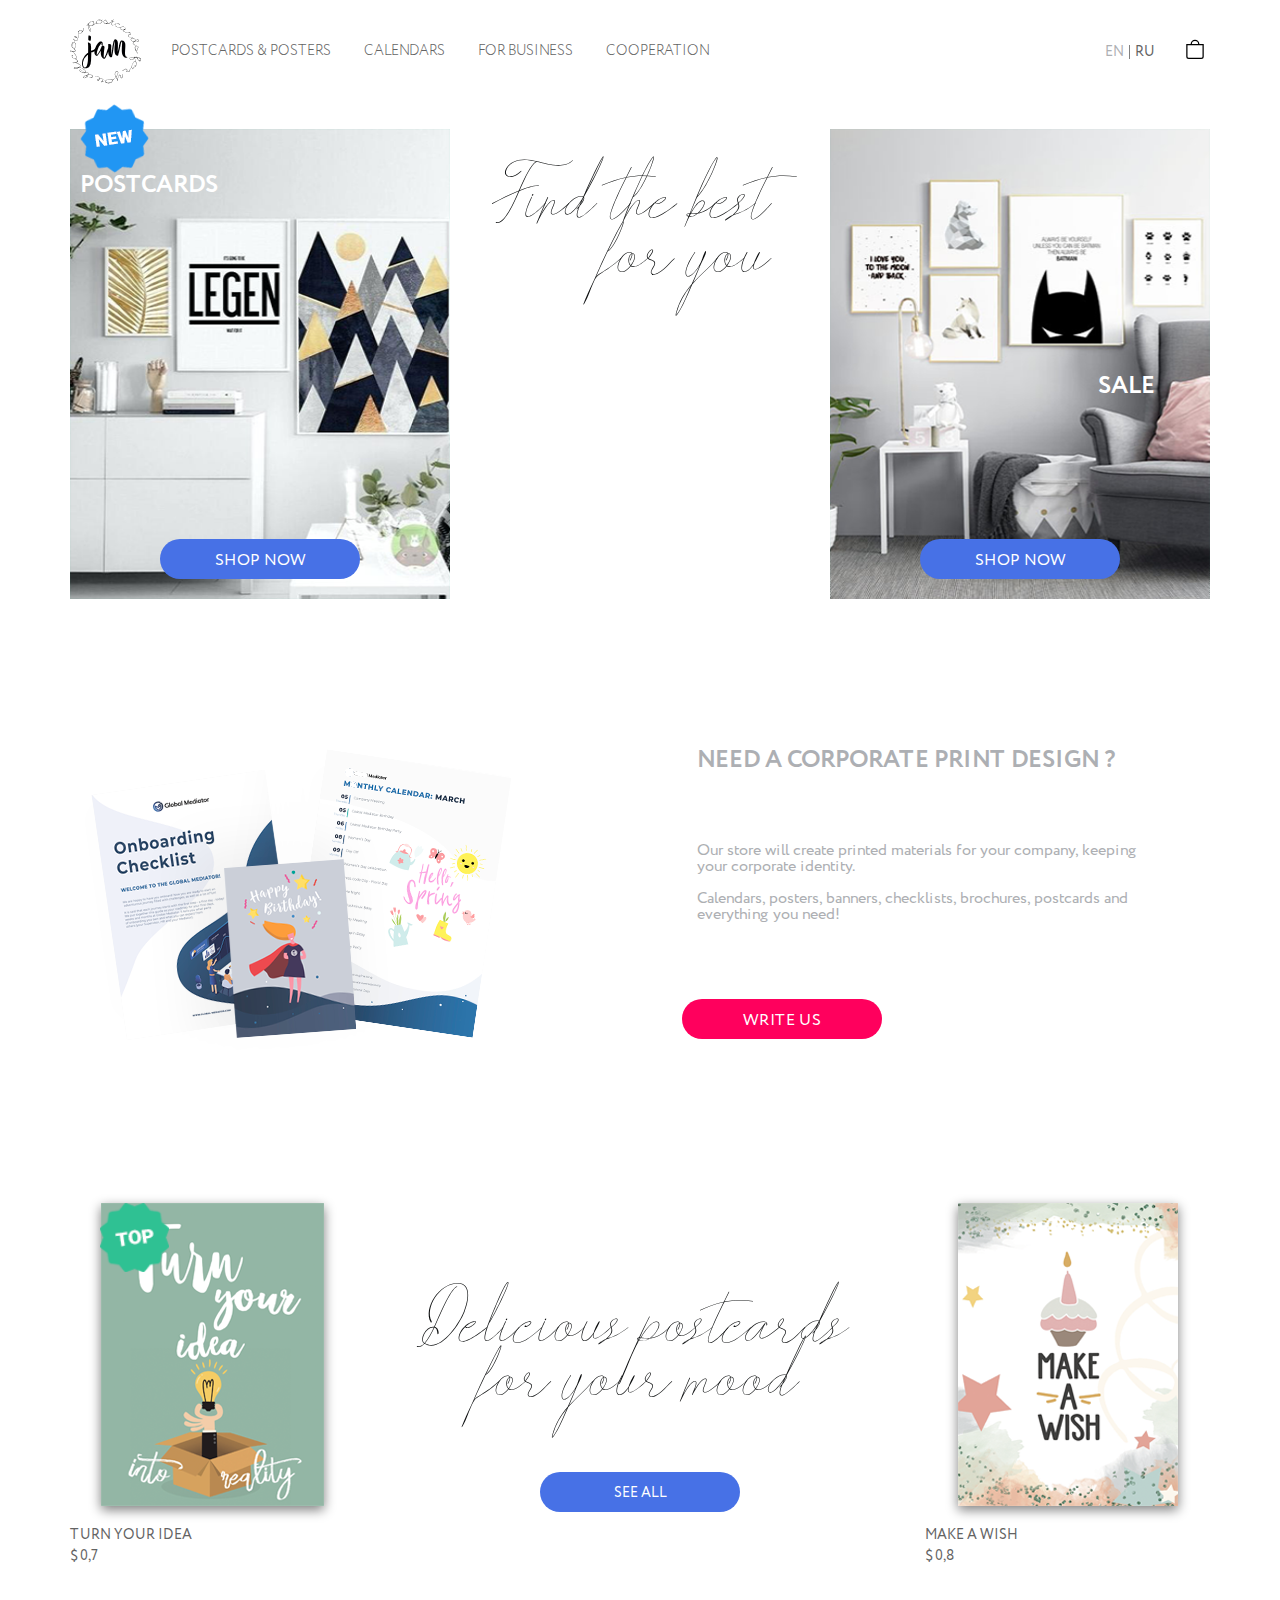
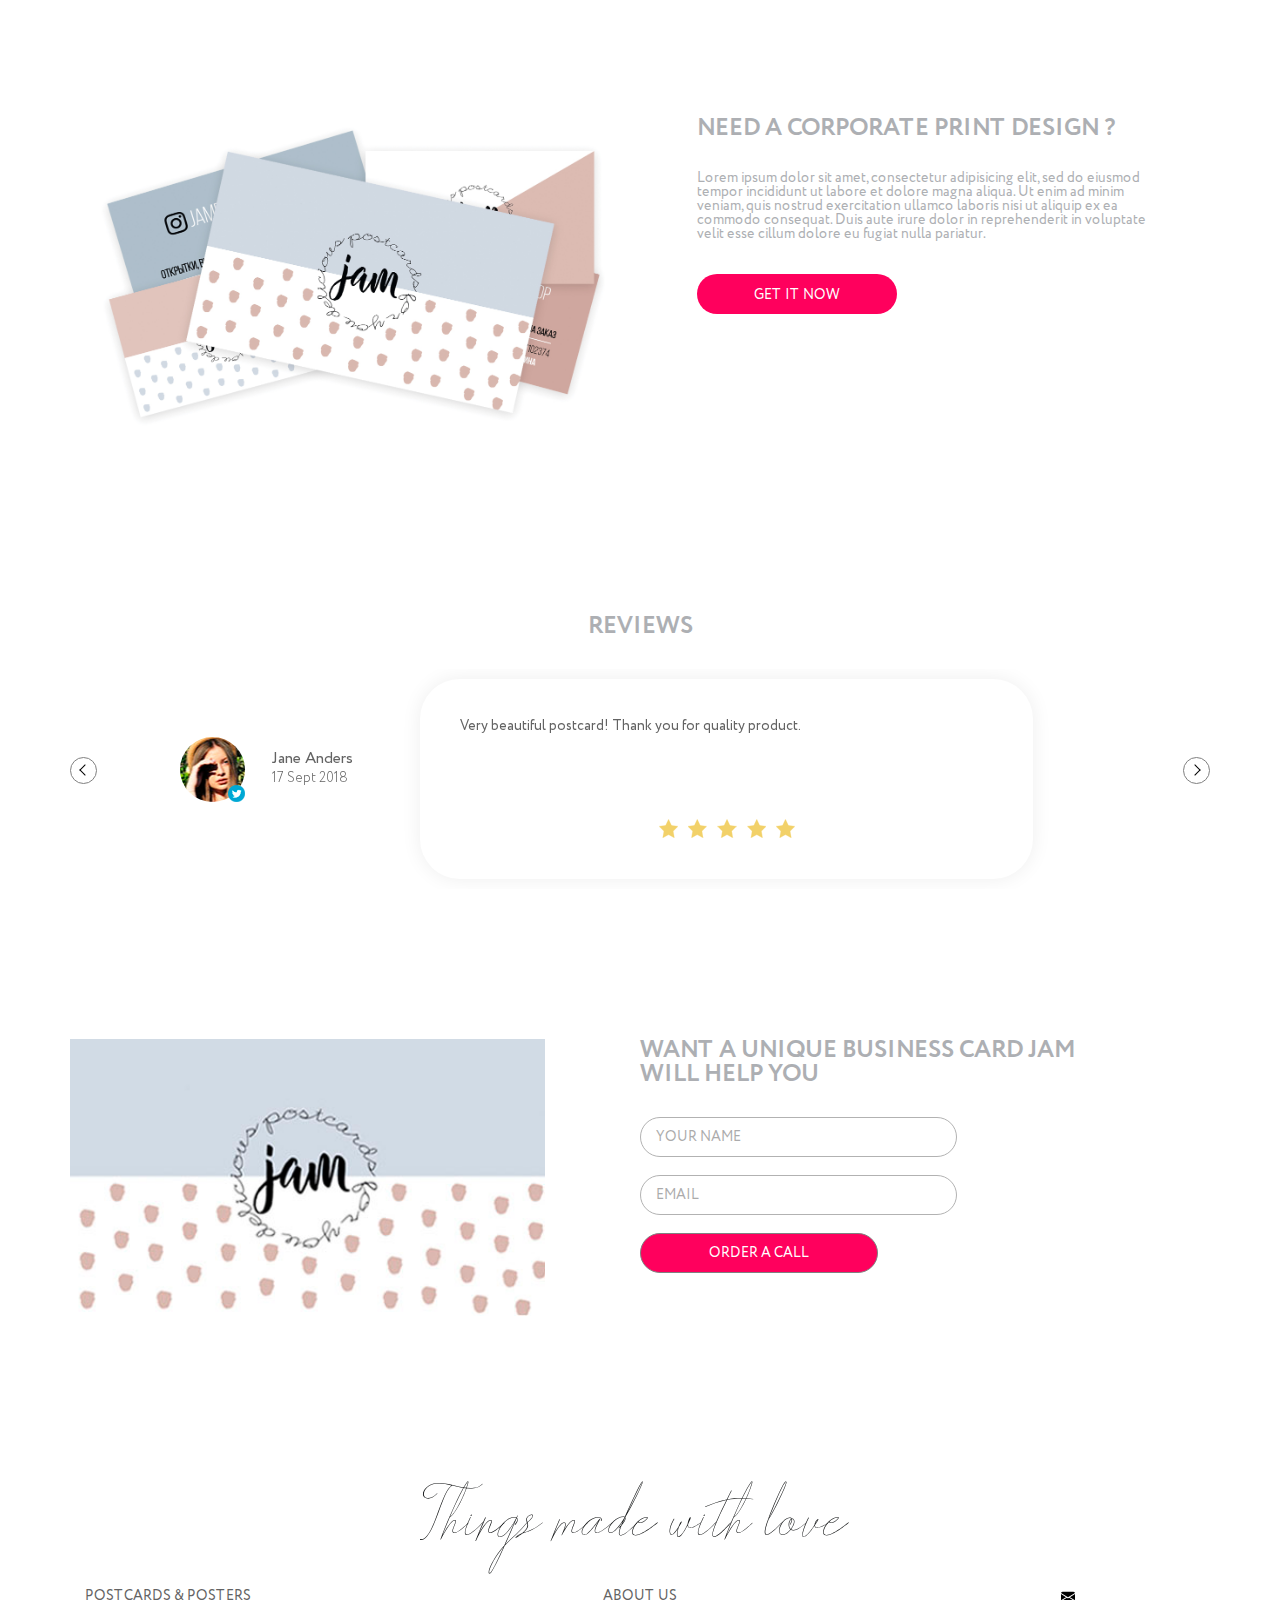
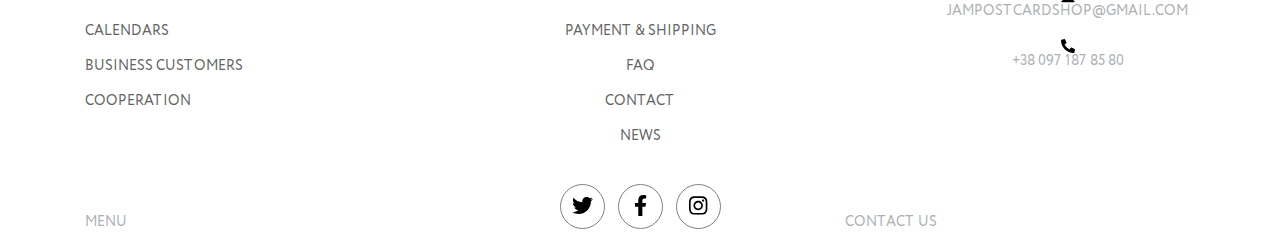
<file: index.html>
<!doctype html>
<html lang="en">
  <head>
    <!-- Required meta tags -->
    <meta charset="utf-8">
    <meta name="viewport" content="width=device-width, initial-scale=1, shrink-to-fit=no">

    <!-- Bootstrap CSS -->
    <link rel="stylesheet" href="/css/owl.carousel.min.css">
    <link rel="stylesheet" href="/Bootstrap/bootstrap.min.css">
    <link rel="stylesheet" href="/fonts/Nether/nether.otf">
    <link rel="stylesheet" href="../css/main.min.css">
    <title>Jam - Открытки на подарок</title>
  </head>
  <body>
    <script src="/js/all.min.js"></script>
    <nav class="collapse navbar-collapse navbar" id="navbarContent">
      <ul>
        <li><a href="#">postcards & posters</a></li>
        <li><a href="#">calendars</a></li>
        <li><a href="#">croporate design</a></li>
        <li><a href="#">cooperation</a></li>
      </ul>

      <div class="contacts-top">
        <div class="mail">
          <svg class="bi bi-envelope-fill" width="1em" height="1em" viewBox="0 0 16 16" fill="currentColor" xmlns="http://www.w3.org/2000/svg">
            <path fill-rule="evenodd" d="M.05 3.555A2 2 0 0 1 2 2h12a2 2 0 0 1 1.95 1.555L8 8.414.05 3.555zM0 4.697v7.104l5.803-3.558L0 4.697zM6.761 8.83l-6.57 4.027A2 2 0 0 0 2 14h12a2 2 0 0 0 1.808-1.144l-6.57-4.027L8 9.586l-1.239-.757zm3.436-.586L16 11.801V4.697l-5.803 3.546z"/>
          </svg>
          <p>jampostcardshop@gmail.com</p>
        </div>

        <div class="call">
          <i class="fas fa-phone-alt"></i>
          <p>+38 097 187 85 80</p>
        </div>
      </div>

      <div class="social">
        <a href="#"><i class="fab fa-twitter"></i></a>
        <a href="#"><i class="fab fa-facebook-f"></i></a>
        <a href="#"><i class="fab fa-instagram"></i></a>
      </div>
    </nav>

    <div class="shadow" role="navigation" data-toggle="collapse" data-target="#navbarContent" aria-controls="navbarContent" aria-expanded="false" aria-label="Toggle navigation"></div>

    <header class="conteiner-fluid">
      <div class="container px-0 clearfix">
        <a href="#" class="float-left logo">
            <svg xmlns="http://www.w3.org/2000/svg" xmlns:xlink="http://www.w3.org/1999/xlink" width="71px" height="65px">
                <g>
                    <path fill-rule="evenodd"  fill="rgb(0, 0, 2)" d="M70.676,41.865 C70.539,42.083 70.360,42.213 70.145,42.258 C70.133,42.255 70.125,42.249 70.120,42.241 C70.115,42.232 70.107,42.227 70.095,42.224 C69.983,42.252 69.858,42.237 69.719,42.180 C69.580,42.123 69.445,42.046 69.313,41.950 C69.181,41.855 69.057,41.753 68.942,41.644 C68.827,41.536 68.738,41.448 68.674,41.380 C68.525,41.227 68.362,41.027 68.180,40.785 C67.998,40.542 67.810,40.289 67.612,40.027 C67.414,39.765 67.215,39.501 67.012,39.236 C66.810,38.971 66.619,38.734 66.443,38.521 C66.298,38.509 66.172,38.498 66.066,38.490 C65.960,38.481 65.844,38.474 65.717,38.469 C65.590,38.464 65.472,38.457 65.363,38.447 C65.254,38.438 65.162,38.430 65.086,38.424 C65.011,38.417 64.970,38.409 64.964,38.398 C64.947,38.639 64.954,38.902 64.981,39.189 C65.008,39.476 65.041,39.760 65.081,40.043 C65.121,40.325 65.161,40.592 65.203,40.844 C65.244,41.096 65.277,41.309 65.308,41.482 C65.386,41.690 65.446,41.883 65.488,42.060 C65.530,42.235 65.545,42.346 65.539,42.389 C65.537,42.397 65.530,42.407 65.527,42.415 C65.630,42.491 65.737,42.552 65.829,42.664 C65.977,42.844 66.106,43.057 66.211,43.304 C66.315,43.550 66.393,43.816 66.440,44.101 C66.526,44.604 66.547,45.025 66.522,45.351 C66.497,45.677 66.426,45.986 66.310,46.271 C66.194,46.557 66.028,46.856 65.807,47.162 C65.586,47.467 65.298,47.852 64.920,48.298 C64.845,48.361 64.790,48.378 64.756,48.352 C64.511,48.551 64.253,48.721 63.986,48.861 C63.719,49.002 63.475,49.102 63.258,49.166 C63.191,49.309 63.132,49.449 63.081,49.588 C63.031,49.726 62.984,49.867 62.942,50.010 C62.900,50.103 62.835,50.160 62.749,50.181 C62.662,50.201 62.634,50.166 62.664,50.077 C62.736,49.880 62.785,49.722 62.815,49.604 C62.845,49.487 62.890,49.362 62.951,49.230 C62.871,49.232 62.792,49.234 62.713,49.235 C62.571,49.223 62.426,49.212 62.278,49.204 C62.129,49.195 62.006,49.154 61.909,49.083 C61.693,48.952 61.560,48.770 61.502,48.544 C61.443,48.317 61.442,48.067 61.488,47.790 C61.535,47.513 61.618,47.219 61.731,46.904 C61.843,46.589 61.968,46.270 62.104,45.944 C62.240,45.617 62.382,45.297 62.531,44.981 C62.680,44.664 62.820,44.373 62.957,44.107 C63.011,44.008 63.061,43.921 63.107,43.844 C63.153,43.768 63.199,43.697 63.244,43.630 C63.290,43.564 63.338,43.498 63.388,43.433 C63.439,43.368 63.498,43.289 63.566,43.195 C63.794,42.881 64.002,42.638 64.205,42.474 C64.408,42.310 64.601,42.209 64.791,42.179 C64.948,42.153 65.100,42.177 65.249,42.233 C65.237,42.195 65.224,42.162 65.212,42.119 C65.187,42.027 65.163,41.945 65.140,41.873 C65.118,41.800 65.110,41.776 65.116,41.800 C65.100,41.740 65.085,41.583 65.063,41.330 C65.040,41.076 65.018,40.811 64.995,40.531 C64.978,40.442 64.964,40.360 64.953,40.285 C64.942,40.209 64.929,40.128 64.915,40.042 C64.885,39.503 64.823,38.963 64.728,38.425 C64.650,38.522 64.570,38.664 64.485,38.847 C64.401,39.030 64.300,39.225 64.183,39.428 C64.065,39.632 63.920,39.835 63.746,40.033 C63.573,40.232 63.363,40.404 63.118,40.547 C62.873,40.689 62.590,40.787 62.271,40.842 C61.953,40.895 61.587,40.886 61.176,40.818 C61.055,40.792 60.935,40.769 60.816,40.747 C60.697,40.725 60.589,40.674 60.489,40.595 C60.400,40.527 60.308,40.461 60.213,40.397 C60.119,40.333 60.037,40.254 59.965,40.161 C59.796,39.953 59.686,39.777 59.639,39.624 C59.591,39.471 59.586,39.332 59.624,39.201 C59.662,39.071 59.736,38.948 59.849,38.830 C59.962,38.711 60.094,38.589 60.246,38.461 C60.277,38.443 60.308,38.426 60.339,38.409 C60.458,38.331 60.583,38.271 60.717,38.233 C60.948,38.167 61.211,38.115 61.507,38.079 C61.803,38.042 62.065,38.012 62.294,37.994 C62.348,37.988 62.442,37.986 62.574,37.986 C62.707,37.986 62.869,37.987 63.059,37.990 C63.249,37.993 63.457,37.999 63.684,38.008 C63.911,38.017 64.148,38.030 64.396,38.045 C64.406,37.994 64.417,37.949 64.427,37.908 C64.438,37.868 64.447,37.822 64.457,37.771 C64.494,37.669 64.541,37.649 64.599,37.714 C64.638,37.768 64.675,37.822 64.711,37.876 C64.746,37.930 64.780,37.984 64.812,38.039 C65.245,38.001 65.678,37.974 66.112,37.961 C66.043,37.899 65.963,37.798 65.870,37.658 C65.855,37.612 65.854,37.578 65.867,37.556 C65.881,37.533 65.901,37.516 65.927,37.505 C65.940,37.500 65.954,37.497 65.969,37.498 C65.984,37.498 66.000,37.501 66.018,37.507 C66.052,37.519 66.081,37.538 66.107,37.561 C66.202,37.714 66.285,37.829 66.358,37.902 C66.431,37.976 66.505,38.050 66.580,38.126 C66.974,38.196 67.369,38.270 67.763,38.347 C67.908,38.357 68.043,38.372 68.167,38.393 C68.291,38.415 68.411,38.442 68.527,38.477 C68.642,38.512 68.757,38.550 68.873,38.593 C68.988,38.635 69.110,38.675 69.237,38.713 C69.279,38.730 69.355,38.764 69.464,38.815 C69.573,38.866 69.693,38.929 69.822,39.004 C69.952,39.080 70.087,39.168 70.228,39.269 C70.368,39.370 70.492,39.485 70.596,39.615 C70.743,39.764 70.850,39.981 70.910,40.264 C70.969,40.546 70.980,40.831 70.942,41.113 C70.903,41.395 70.814,41.647 70.676,41.865 ZM63.588,48.789 C63.648,48.766 63.710,48.744 63.773,48.722 C63.902,48.666 64.077,48.580 64.295,48.457 C64.513,48.333 64.725,48.179 64.927,47.991 C65.062,47.834 65.194,47.674 65.322,47.512 C65.410,47.357 65.453,47.223 65.454,47.111 C65.465,46.906 65.429,46.780 65.354,46.732 C65.278,46.683 65.186,46.682 65.078,46.727 C64.970,46.772 64.851,46.853 64.720,46.968 C64.589,47.083 64.470,47.212 64.360,47.355 C63.952,47.878 63.630,48.366 63.402,48.854 C63.465,48.833 63.527,48.812 63.588,48.789 ZM64.945,42.512 C64.737,42.479 64.522,42.562 64.291,42.747 C64.024,42.959 63.787,43.211 63.570,43.506 C63.354,43.800 63.158,44.110 62.977,44.443 C62.796,44.775 62.634,45.116 62.487,45.472 C62.341,45.828 62.209,46.174 62.097,46.515 C61.984,46.856 61.895,47.181 61.834,47.493 C61.772,47.805 61.752,48.079 61.785,48.317 C61.820,48.602 61.954,48.794 62.206,48.884 C62.457,48.973 62.755,48.989 63.098,48.922 C63.129,48.874 63.156,48.825 63.178,48.777 C63.200,48.728 63.231,48.675 63.269,48.619 C63.384,48.420 63.542,48.182 63.733,47.899 C63.924,47.616 64.119,47.350 64.325,47.101 C64.530,46.851 64.732,46.652 64.940,46.505 C65.147,46.358 65.339,46.335 65.519,46.446 C65.704,46.560 65.784,46.727 65.753,46.947 C65.829,46.840 65.879,46.766 65.904,46.726 C65.929,46.686 65.950,46.650 65.966,46.618 C65.981,46.586 65.998,46.547 66.014,46.501 C66.031,46.456 66.061,46.378 66.104,46.266 C66.178,46.076 66.233,45.820 66.259,45.503 C66.285,45.185 66.274,44.857 66.223,44.523 C66.173,44.190 66.085,43.870 65.964,43.566 C65.842,43.263 65.690,43.020 65.517,42.835 C65.344,42.649 65.151,42.544 64.945,42.512 ZM64.201,38.289 C64.147,38.274 64.092,38.270 64.038,38.276 C63.709,38.279 63.379,38.280 63.050,38.279 C62.790,38.302 62.525,38.301 62.256,38.281 C61.987,38.260 61.716,38.263 61.443,38.283 C61.431,38.282 61.382,38.297 61.297,38.327 C61.212,38.358 61.114,38.393 61.003,38.434 C60.893,38.474 60.782,38.510 60.671,38.544 C60.559,38.577 60.473,38.599 60.411,38.611 C60.297,38.681 60.195,38.767 60.102,38.869 C60.010,38.971 59.945,39.078 59.908,39.192 C59.870,39.307 59.866,39.429 59.894,39.563 C59.922,39.697 59.999,39.834 60.124,39.976 C60.243,40.117 60.380,40.234 60.539,40.325 C60.697,40.415 60.864,40.488 61.041,40.541 C61.219,40.594 61.399,40.628 61.584,40.640 C61.768,40.652 61.943,40.645 62.107,40.617 C62.464,40.550 62.801,40.412 63.108,40.192 C63.416,39.971 63.700,39.684 63.948,39.324 C64.037,39.202 64.119,39.044 64.190,38.849 C64.260,38.654 64.318,38.476 64.365,38.317 C64.310,38.313 64.256,38.303 64.201,38.289 ZM70.445,40.020 C70.364,39.900 70.273,39.798 70.173,39.714 C69.944,39.527 69.702,39.359 69.447,39.208 C69.193,39.056 68.929,38.933 68.657,38.835 C68.385,38.738 68.111,38.670 67.835,38.628 C67.560,38.586 67.290,38.587 67.024,38.624 C67.339,39.001 67.648,39.420 67.944,39.883 C68.240,40.346 68.514,40.725 68.784,41.007 C68.870,41.105 68.970,41.207 69.084,41.313 C69.198,41.419 69.318,41.515 69.444,41.600 C69.570,41.684 69.697,41.746 69.828,41.784 C69.958,41.822 70.084,41.814 70.205,41.756 C70.292,41.718 70.372,41.632 70.444,41.495 C70.516,41.359 70.591,41.239 70.671,41.138 C70.683,40.884 70.690,40.629 70.691,40.373 C70.608,40.258 70.526,40.140 70.445,40.020 ZM68.353,22.358 C68.200,22.464 68.049,22.558 67.900,22.638 C67.751,22.718 67.618,22.780 67.500,22.825 C67.383,22.870 67.313,22.899 67.292,22.912 C67.178,22.943 67.042,22.971 66.884,22.994 C66.725,23.018 66.561,23.037 66.392,23.053 C66.222,23.068 66.054,23.081 65.885,23.092 C65.717,23.104 65.568,23.110 65.438,23.111 C65.294,23.109 65.162,23.112 65.042,23.120 C64.923,23.127 64.801,23.128 64.678,23.122 C64.555,23.117 64.428,23.108 64.299,23.097 C64.169,23.086 64.027,23.065 63.872,23.034 C63.857,23.044 63.841,23.057 63.825,23.073 C63.808,23.088 63.790,23.108 63.768,23.133 C63.687,23.217 63.614,23.301 63.549,23.385 C63.485,23.469 63.425,23.560 63.368,23.659 C63.312,23.759 63.259,23.876 63.210,24.011 C63.161,24.147 63.118,24.309 63.080,24.497 C63.113,24.549 63.145,24.602 63.178,24.655 C63.204,24.680 63.228,24.707 63.252,24.734 C63.275,24.762 63.304,24.790 63.339,24.821 C63.477,24.925 63.638,25.040 63.822,25.168 C64.005,25.295 64.195,25.422 64.392,25.548 C64.588,25.674 64.782,25.791 64.974,25.899 C65.166,26.006 65.344,26.092 65.508,26.155 C65.525,26.147 65.539,26.153 65.551,26.174 C65.556,26.183 65.559,26.194 65.563,26.205 C65.585,26.213 65.605,26.208 65.630,26.235 C65.637,26.253 65.657,26.285 65.689,26.332 C65.828,26.399 65.955,26.474 66.069,26.555 C66.184,26.637 66.300,26.721 66.418,26.807 C66.537,26.895 66.664,26.986 66.801,27.082 C66.938,27.179 67.099,27.276 67.284,27.376 C67.496,27.463 67.683,27.553 67.845,27.646 C68.006,27.739 68.153,27.785 68.287,27.782 C68.393,27.847 68.427,27.937 68.388,28.052 C68.348,28.151 68.307,28.250 68.266,28.348 C68.232,28.558 68.170,28.819 68.077,29.130 C67.983,29.440 67.875,29.750 67.751,30.059 C67.628,30.369 67.499,30.653 67.367,30.911 C67.235,31.169 67.114,31.346 67.009,31.443 C66.906,31.478 66.811,31.510 66.725,31.539 C66.638,31.568 66.545,31.569 66.444,31.543 C66.342,31.517 66.229,31.452 66.104,31.352 C65.978,31.251 65.828,31.092 65.652,30.879 C65.628,30.927 65.647,31.019 65.709,31.156 C65.770,31.292 65.842,31.430 65.924,31.570 C66.006,31.711 66.085,31.838 66.159,31.953 C66.233,32.068 66.269,32.136 66.268,32.156 C66.419,32.356 66.543,32.523 66.640,32.654 C66.738,32.784 66.821,32.901 66.891,33.001 C66.961,33.101 67.024,33.189 67.082,33.264 C67.139,33.339 67.203,33.424 67.274,33.521 C67.344,33.618 67.430,33.730 67.531,33.857 C67.631,33.983 67.760,34.144 67.916,34.342 C67.980,34.388 68.010,34.456 68.006,34.544 C68.003,34.589 67.993,34.617 67.975,34.631 C67.970,34.634 67.965,34.636 67.960,34.638 C67.959,34.638 67.957,34.639 67.956,34.639 C67.954,34.639 67.953,34.639 67.951,34.639 C67.948,34.640 67.945,34.640 67.942,34.639 C67.929,34.638 67.914,34.633 67.897,34.624 C67.663,34.362 67.458,34.126 67.284,33.914 C67.110,33.701 66.920,33.464 66.715,33.203 C66.509,32.942 66.318,32.671 66.141,32.391 C66.034,32.216 65.916,32.038 65.785,31.855 C65.654,31.672 65.554,31.467 65.481,31.237 C65.449,31.081 65.426,30.977 65.414,30.922 C65.401,30.868 65.392,30.829 65.389,30.806 C65.385,30.783 65.383,30.754 65.382,30.720 C65.381,30.685 65.372,30.608 65.354,30.486 C65.290,30.362 65.234,30.251 65.183,30.153 C65.133,30.054 65.090,29.958 65.053,29.864 C65.016,29.770 64.984,29.673 64.956,29.571 C64.929,29.468 64.907,29.347 64.890,29.205 C64.867,29.006 64.853,28.836 64.847,28.694 C64.842,28.552 64.847,28.419 64.864,28.296 C64.880,28.173 64.908,28.055 64.946,27.941 C64.985,27.826 65.040,27.701 65.112,27.565 C65.140,27.501 65.172,27.434 65.207,27.366 C65.243,27.297 65.292,27.258 65.354,27.249 C65.423,27.277 65.463,27.330 65.473,27.409 C65.535,27.895 65.561,28.375 65.553,28.845 C65.544,29.315 65.562,29.794 65.606,30.285 C65.679,30.376 65.764,30.486 65.863,30.614 C65.961,30.743 66.068,30.859 66.183,30.963 C66.298,31.067 66.417,31.141 66.542,31.183 C66.667,31.226 66.791,31.196 66.913,31.092 C67.015,31.006 67.095,30.888 67.153,30.738 C67.211,30.588 67.264,30.478 67.314,30.408 C67.357,30.320 67.398,30.234 67.437,30.152 C67.476,30.069 67.516,29.971 67.558,29.855 C67.599,29.740 67.643,29.599 67.690,29.433 C67.737,29.266 67.794,29.057 67.859,28.806 C67.914,28.601 67.962,28.441 68.004,28.326 C68.046,28.211 68.071,28.158 68.080,28.165 C68.054,28.143 67.939,28.082 67.735,27.986 C67.532,27.890 67.219,27.658 66.793,27.310 C66.611,27.202 66.436,27.096 66.268,26.991 C66.101,26.885 65.952,26.760 65.822,26.614 C65.818,26.605 65.783,26.594 65.715,26.580 C65.653,26.568 65.570,26.490 65.470,26.363 C65.444,26.370 65.415,26.376 65.395,26.387 C65.317,26.374 65.203,26.325 65.053,26.241 C64.902,26.157 64.755,26.071 64.611,25.982 C64.529,25.932 64.411,25.858 64.255,25.763 C64.100,25.667 63.938,25.561 63.771,25.444 C63.604,25.328 63.447,25.211 63.299,25.092 C63.152,24.973 63.049,24.861 62.990,24.753 C62.978,24.729 62.958,24.692 62.931,24.642 C62.903,24.592 62.887,24.543 62.883,24.493 C62.880,24.403 62.892,24.303 62.919,24.192 C62.908,24.075 62.915,23.992 62.939,23.945 C62.974,23.851 63.018,23.776 63.073,23.720 C63.127,23.664 63.182,23.582 63.237,23.473 C63.337,23.239 63.429,23.061 63.512,22.942 C63.225,22.871 62.919,22.767 62.597,22.634 C62.274,22.501 61.984,22.316 61.723,22.077 C61.682,22.043 61.625,21.980 61.553,21.888 C61.481,21.797 61.406,21.699 61.329,21.595 C61.252,21.492 61.181,21.390 61.115,21.289 C61.049,21.188 61.002,21.105 60.976,21.039 C60.867,20.808 60.812,20.598 60.810,20.407 C60.808,20.216 60.835,20.041 60.894,19.881 C60.952,19.721 61.032,19.575 61.136,19.445 C61.239,19.314 61.343,19.198 61.449,19.099 C61.486,19.059 61.557,19.048 61.606,19.017 C61.385,18.940 61.186,18.872 61.017,18.814 C60.838,18.753 60.636,18.679 60.411,18.594 C60.186,18.510 59.965,18.421 59.749,18.329 C59.533,18.236 59.330,18.138 59.139,18.033 C58.948,17.929 58.797,17.821 58.684,17.709 C58.644,17.678 58.605,17.645 58.569,17.609 C58.533,17.574 58.502,17.540 58.476,17.508 C58.363,17.466 58.282,17.388 58.235,17.270 C58.187,17.152 58.160,17.025 58.152,16.889 C58.145,16.752 58.153,16.619 58.177,16.492 C58.200,16.364 58.223,16.269 58.246,16.208 C58.274,16.154 58.330,16.083 58.413,15.996 C58.496,15.909 58.596,15.822 58.713,15.737 C58.831,15.651 58.962,15.570 59.108,15.494 C59.254,15.417 59.401,15.360 59.549,15.322 C59.698,15.283 59.845,15.273 59.990,15.291 C60.135,15.309 60.265,15.364 60.378,15.454 C60.254,15.171 60.145,14.925 60.052,14.716 C59.958,14.507 59.884,14.274 59.827,14.016 C59.812,13.821 59.795,13.624 59.777,13.428 C59.756,13.423 59.714,13.438 59.652,13.473 C59.590,13.507 59.494,13.538 59.366,13.565 C59.238,13.592 59.082,13.608 58.898,13.612 C58.714,13.617 58.499,13.593 58.251,13.542 C58.292,13.548 58.300,13.547 58.273,13.537 C58.246,13.527 58.200,13.517 58.133,13.506 C58.067,13.496 57.986,13.482 57.892,13.465 C57.796,13.448 57.706,13.434 57.619,13.421 C57.533,13.409 57.452,13.397 57.378,13.385 C57.304,13.372 57.254,13.362 57.227,13.353 C57.073,13.350 56.955,13.335 56.873,13.306 C56.802,13.282 56.767,13.257 56.746,13.233 C56.681,13.258 56.620,13.285 56.498,13.290 C56.329,13.298 56.132,13.290 55.909,13.269 C55.685,13.248 55.451,13.213 55.207,13.165 C54.962,13.117 54.729,13.058 54.507,12.987 C54.284,12.917 54.087,12.836 53.914,12.742 C53.741,12.648 53.623,12.542 53.558,12.420 C53.532,12.357 53.497,12.296 53.453,12.238 C53.408,12.181 53.383,12.120 53.376,12.057 C53.361,11.961 53.347,11.871 53.335,11.787 C53.322,11.702 53.315,11.623 53.313,11.552 C53.310,11.480 53.315,11.410 53.326,11.340 C53.336,11.270 53.361,11.198 53.400,11.122 C53.219,11.158 53.043,11.165 52.873,11.142 C52.703,11.120 52.508,11.106 52.291,11.103 C52.132,11.097 51.955,11.058 51.757,10.989 C51.558,10.920 51.373,10.828 51.198,10.713 C51.023,10.598 50.875,10.456 50.753,10.287 C50.631,10.118 50.569,9.933 50.567,9.730 C50.572,9.601 50.564,9.470 50.542,9.336 C50.521,9.202 50.532,9.084 50.577,8.981 C50.654,8.819 50.724,8.697 50.793,8.579 C50.775,8.582 50.759,8.591 50.740,8.589 C50.470,8.585 50.217,8.585 49.981,8.588 C49.745,8.591 49.507,8.585 49.266,8.571 C49.024,8.557 48.775,8.531 48.518,8.494 C48.260,8.457 47.974,8.401 47.657,8.329 C47.638,8.334 47.625,8.334 47.618,8.330 C47.546,8.315 47.432,8.278 47.274,8.223 C47.117,8.167 46.950,8.103 46.774,8.030 C46.598,7.958 46.427,7.878 46.261,7.792 C46.094,7.706 45.967,7.622 45.880,7.538 C45.590,7.362 45.371,7.169 45.221,6.955 C45.072,6.741 44.979,6.521 44.944,6.293 C44.910,6.065 44.929,5.841 45.006,5.620 C45.007,5.616 45.011,5.613 45.012,5.610 C44.991,5.622 44.977,5.633 44.952,5.646 C44.797,5.725 44.612,5.798 44.400,5.867 C44.186,5.937 43.958,6.002 43.714,6.063 C43.470,6.124 43.233,6.168 43.004,6.193 C42.774,6.219 42.564,6.223 42.373,6.206 C42.182,6.190 42.037,6.139 41.936,6.053 C41.891,6.004 41.839,5.962 41.778,5.926 C41.718,5.891 41.674,5.845 41.647,5.788 C41.550,5.615 41.495,5.473 41.484,5.363 C41.472,5.252 41.485,5.120 41.520,4.965 C41.538,4.853 41.555,4.763 41.570,4.695 C41.586,4.627 41.603,4.537 41.620,4.425 C41.730,4.132 41.826,3.884 41.908,3.680 C41.990,3.476 42.060,3.252 42.118,3.006 C42.124,2.981 42.144,2.938 42.180,2.880 C42.216,2.821 42.238,2.776 42.245,2.744 C42.033,2.861 41.865,2.954 41.741,3.023 C41.617,3.092 41.520,3.148 41.451,3.190 C41.381,3.233 41.325,3.266 41.281,3.289 C41.237,3.312 41.189,3.337 41.136,3.364 C41.083,3.391 41.014,3.424 40.929,3.464 C40.844,3.504 40.722,3.562 40.563,3.639 C40.432,3.723 40.302,3.807 40.173,3.893 C40.144,3.901 40.137,3.896 40.121,3.897 C39.872,4.015 39.639,4.123 39.437,4.207 C39.210,4.301 38.958,4.400 38.681,4.506 C38.405,4.613 38.126,4.699 37.844,4.767 C37.670,4.806 37.488,4.854 37.297,4.914 C37.107,4.973 36.911,4.992 36.706,4.972 C36.575,4.942 36.485,4.923 36.439,4.914 C36.392,4.905 36.359,4.897 36.340,4.891 C36.320,4.886 36.297,4.876 36.271,4.863 C36.244,4.850 36.181,4.828 36.080,4.797 C35.960,4.810 35.852,4.823 35.756,4.833 C35.660,4.844 35.568,4.849 35.481,4.848 C35.394,4.847 35.305,4.839 35.215,4.825 C35.125,4.811 35.022,4.783 34.905,4.742 C34.742,4.683 34.604,4.628 34.491,4.575 C34.378,4.522 34.276,4.461 34.187,4.393 C34.097,4.326 34.016,4.249 33.942,4.163 C33.868,4.076 33.792,3.969 33.715,3.839 C33.675,3.785 33.636,3.725 33.597,3.660 C33.557,3.596 33.546,3.531 33.564,3.464 C33.615,3.406 33.673,3.387 33.738,3.409 C34.145,3.549 34.530,3.721 34.891,3.923 C35.253,4.125 35.630,4.303 36.026,4.459 C36.125,4.423 36.243,4.380 36.381,4.333 C36.518,4.285 36.649,4.224 36.775,4.149 C36.900,4.075 37.003,3.983 37.085,3.873 C37.167,3.764 37.193,3.626 37.162,3.460 C37.136,3.322 37.078,3.193 36.987,3.073 C36.895,2.954 36.832,2.855 36.798,2.777 C36.748,2.697 36.698,2.620 36.651,2.547 C36.603,2.474 36.543,2.393 36.471,2.304 C36.399,2.216 36.308,2.113 36.199,1.998 C36.089,1.882 35.951,1.740 35.783,1.570 C35.647,1.431 35.542,1.316 35.470,1.227 C35.398,1.137 35.366,1.089 35.375,1.083 C35.348,1.101 35.255,1.193 35.099,1.359 C34.942,1.526 34.637,1.746 34.194,2.034 C34.036,2.174 33.882,2.307 33.731,2.432 C33.581,2.558 33.422,2.656 33.254,2.727 C33.246,2.727 33.222,2.758 33.184,2.821 C33.146,2.884 33.043,2.941 32.877,2.993 C32.860,3.074 32.844,3.104 32.827,3.083 C32.811,3.063 32.811,3.027 32.827,2.973 C32.827,2.967 32.827,2.960 32.827,2.953 C32.794,2.933 32.780,2.903 32.784,2.863 C32.788,2.823 32.819,2.790 32.878,2.763 C32.895,2.763 32.928,2.757 32.978,2.744 C33.088,2.631 33.198,2.534 33.308,2.452 C33.419,2.371 33.532,2.288 33.648,2.205 C33.764,2.121 33.888,2.030 34.019,1.931 C34.149,1.833 34.290,1.710 34.442,1.565 C34.596,1.386 34.741,1.234 34.878,1.109 C35.015,0.983 35.110,0.853 35.162,0.716 C35.254,0.636 35.337,0.639 35.411,0.725 C35.471,0.806 35.532,0.889 35.592,0.971 C35.740,1.090 35.917,1.260 36.119,1.482 C36.321,1.703 36.516,1.940 36.704,2.191 C36.892,2.442 37.058,2.687 37.203,2.926 C37.348,3.165 37.435,3.358 37.467,3.504 C37.452,3.623 37.439,3.732 37.427,3.832 C37.416,3.931 37.379,4.026 37.320,4.119 C37.260,4.211 37.166,4.300 37.040,4.387 C36.913,4.473 36.733,4.562 36.500,4.654 C36.528,4.698 36.606,4.716 36.734,4.709 C36.862,4.702 36.996,4.685 37.136,4.658 C37.275,4.630 37.403,4.602 37.519,4.573 C37.636,4.544 37.701,4.535 37.717,4.544 C37.928,4.470 38.102,4.411 38.239,4.364 C38.376,4.317 38.496,4.278 38.599,4.247 C38.702,4.216 38.792,4.186 38.871,4.157 C38.949,4.128 39.039,4.097 39.139,4.063 C39.240,4.029 39.357,3.986 39.490,3.933 C39.624,3.880 39.794,3.812 40.002,3.730 C40.051,3.691 40.102,3.700 40.154,3.719 C40.185,3.688 40.215,3.657 40.283,3.612 C40.375,3.552 40.476,3.489 40.587,3.424 C40.697,3.359 40.806,3.297 40.912,3.239 C41.018,3.180 41.097,3.134 41.147,3.099 C41.177,3.080 41.245,3.032 41.352,2.958 C41.459,2.884 41.577,2.804 41.705,2.719 C41.833,2.634 41.960,2.551 42.085,2.469 C42.210,2.388 42.300,2.325 42.355,2.279 C42.393,2.214 42.431,2.149 42.468,2.084 C42.211,2.036 41.992,1.991 41.810,1.948 C41.628,1.906 41.408,1.843 41.149,1.764 C41.068,1.729 41.033,1.683 41.044,1.625 C41.056,1.566 41.109,1.548 41.202,1.572 C41.462,1.652 41.680,1.706 41.857,1.735 C42.035,1.762 42.257,1.801 42.524,1.852 C42.586,1.705 42.643,1.580 42.695,1.478 C42.747,1.376 42.798,1.268 42.848,1.155 C42.898,1.043 42.952,0.914 43.011,0.769 C43.069,0.624 43.136,0.438 43.210,0.212 C43.245,0.146 43.301,0.129 43.378,0.159 C43.455,0.190 43.485,0.241 43.467,0.312 C43.393,0.531 43.326,0.704 43.267,0.832 C43.207,0.959 43.151,1.071 43.099,1.169 C43.047,1.268 42.994,1.371 42.940,1.479 C42.886,1.587 42.829,1.729 42.768,1.904 C42.991,1.951 43.215,2.005 43.439,2.068 C43.663,2.130 43.881,2.205 44.094,2.292 C44.157,2.328 44.183,2.372 44.173,2.425 C44.162,2.477 44.114,2.495 44.028,2.479 C43.816,2.392 43.599,2.318 43.376,2.256 C43.153,2.194 42.930,2.140 42.708,2.094 C42.701,2.123 42.694,2.151 42.687,2.180 C42.667,2.264 42.622,2.400 42.555,2.587 C42.487,2.774 42.413,2.987 42.334,3.226 C42.254,3.464 42.171,3.712 42.083,3.970 C41.996,4.227 41.924,4.467 41.867,4.688 C41.810,4.909 41.771,5.100 41.749,5.259 C41.727,5.419 41.741,5.516 41.790,5.551 C41.945,5.792 42.141,5.935 42.382,5.985 C42.623,6.035 42.878,6.035 43.149,5.987 C43.419,5.938 43.691,5.860 43.964,5.754 C44.237,5.649 44.478,5.553 44.687,5.465 C44.896,5.378 45.058,5.323 45.171,5.298 C45.186,5.294 45.186,5.302 45.198,5.301 C45.256,5.207 45.291,5.102 45.369,5.016 C45.533,4.842 45.733,4.682 45.971,4.540 C46.209,4.399 46.468,4.287 46.750,4.208 C47.031,4.129 47.327,4.089 47.636,4.090 C47.944,4.091 48.250,4.145 48.549,4.252 C48.699,4.305 48.819,4.367 48.910,4.436 C49.000,4.505 49.068,4.582 49.114,4.665 C49.160,4.748 49.193,4.844 49.214,4.951 C49.234,5.058 49.252,5.179 49.269,5.314 C49.407,5.218 49.536,5.125 49.658,5.036 C49.780,4.947 49.860,4.905 49.896,4.910 C49.940,4.920 49.980,4.939 50.017,4.966 C50.022,4.977 50.027,4.987 50.032,4.997 C50.057,5.049 50.062,5.090 50.049,5.119 C50.035,5.149 50.010,5.161 49.974,5.155 C49.937,5.195 49.867,5.256 49.766,5.342 C49.665,5.427 49.555,5.512 49.437,5.596 C49.319,5.679 49.211,5.756 49.115,5.827 C49.018,5.897 48.962,5.939 48.947,5.953 C48.943,5.951 48.939,5.949 48.935,5.946 C48.879,5.968 48.838,5.941 48.811,5.863 C48.784,5.786 48.784,5.725 48.813,5.681 C48.841,5.659 48.869,5.637 48.897,5.615 C49.023,5.497 49.098,5.374 49.121,5.246 C49.144,5.117 49.124,4.993 49.060,4.875 C48.997,4.756 48.897,4.654 48.761,4.569 C48.625,4.485 48.465,4.422 48.283,4.382 C47.968,4.321 47.652,4.305 47.339,4.337 C47.026,4.368 46.736,4.439 46.470,4.548 C46.204,4.656 45.967,4.801 45.759,4.981 C45.551,5.161 45.388,5.366 45.268,5.594 C45.059,5.985 45.055,6.331 45.244,6.632 C45.433,6.935 45.777,7.223 46.272,7.514 C46.614,7.712 46.984,7.870 47.384,7.992 C47.784,8.115 48.191,8.205 48.609,8.265 C49.027,8.325 49.438,8.359 49.844,8.366 C50.245,8.373 50.621,8.358 50.972,8.317 C51.018,8.257 51.064,8.186 51.111,8.140 C51.199,8.054 51.295,7.987 51.398,7.938 C51.501,7.890 51.621,7.848 51.756,7.814 C51.946,7.715 52.152,7.642 52.371,7.596 C52.591,7.551 52.807,7.547 53.019,7.586 C53.158,7.573 53.291,7.581 53.419,7.609 C53.546,7.637 53.675,7.677 53.805,7.728 C53.935,7.780 54.065,7.841 54.195,7.911 C54.325,7.981 54.466,8.054 54.619,8.131 C54.733,8.186 54.841,8.271 54.944,8.385 C55.047,8.499 55.137,8.627 55.216,8.769 C55.294,8.911 55.358,9.057 55.409,9.206 C55.459,9.356 55.489,9.494 55.499,9.620 C55.526,9.675 55.529,9.733 55.510,9.792 C55.513,9.820 55.509,9.844 55.500,9.865 C55.491,9.887 55.484,9.908 55.480,9.930 C55.484,10.017 55.486,10.084 55.486,10.130 C55.486,10.177 55.470,10.246 55.439,10.336 C55.422,10.407 55.367,10.481 55.274,10.562 C55.181,10.643 55.076,10.717 54.960,10.787 C54.844,10.856 54.723,10.911 54.598,10.952 C54.472,10.993 54.365,11.010 54.277,11.004 C54.229,11.014 54.182,11.009 54.136,10.987 C54.082,10.992 54.022,10.999 53.956,11.007 C53.890,11.016 53.814,11.031 53.729,11.053 C53.694,11.107 53.672,11.147 53.665,11.174 C53.569,11.501 53.547,11.769 53.599,11.978 C53.650,12.188 53.749,12.354 53.896,12.479 C54.042,12.604 54.225,12.700 54.446,12.767 C54.666,12.833 54.897,12.882 55.138,12.913 C55.380,12.944 55.618,12.966 55.854,12.979 C56.089,12.991 56.291,13.006 56.461,13.020 C56.630,13.033 56.754,13.054 56.833,13.079 C56.887,13.096 56.893,13.124 56.877,13.158 C56.920,13.159 56.949,13.151 57.013,13.164 C57.166,13.182 57.309,13.199 57.444,13.214 C57.578,13.229 57.716,13.245 57.856,13.263 C57.996,13.281 58.147,13.297 58.310,13.312 C58.472,13.327 58.653,13.336 58.853,13.339 C59.075,13.318 59.281,13.284 59.471,13.236 C59.662,13.187 59.817,13.131 59.938,13.067 C60.055,13.076 60.116,13.140 60.120,13.258 C60.112,13.335 60.110,13.428 60.114,13.538 C60.118,13.649 60.116,13.748 60.109,13.836 C60.103,14.003 60.124,14.162 60.172,14.316 C60.220,14.470 60.277,14.620 60.345,14.765 C60.412,14.911 60.484,15.058 60.560,15.206 C60.636,15.355 60.704,15.508 60.764,15.665 C60.680,15.670 60.560,15.660 60.405,15.637 C60.249,15.614 60.081,15.601 59.901,15.599 C59.721,15.597 59.541,15.617 59.362,15.656 C59.182,15.696 59.025,15.774 58.891,15.888 C58.730,16.030 58.609,16.165 58.528,16.292 C58.446,16.420 58.396,16.541 58.378,16.657 C58.373,16.716 58.369,16.775 58.364,16.834 C58.377,16.977 58.435,17.122 58.538,17.269 C58.595,17.270 58.632,17.311 58.648,17.391 C58.687,17.399 58.720,17.420 58.746,17.453 C58.762,17.474 58.773,17.492 58.779,17.510 C58.948,17.663 59.154,17.799 59.397,17.922 C59.640,18.045 59.889,18.159 60.145,18.266 C60.401,18.373 60.646,18.471 60.879,18.559 C61.113,18.647 61.298,18.722 61.436,18.780 C61.573,18.792 61.659,18.837 61.695,18.912 C61.719,18.963 61.682,18.974 61.656,18.991 C61.727,18.954 61.779,18.900 61.870,18.880 C62.050,18.841 62.251,18.831 62.472,18.851 C62.694,18.871 62.927,18.920 63.172,18.998 C63.417,19.076 63.657,19.179 63.893,19.308 C64.128,19.436 64.349,19.585 64.556,19.753 C64.762,19.920 64.938,20.107 65.082,20.312 C65.288,20.601 65.438,20.933 65.530,21.300 C65.581,21.266 65.618,21.244 65.641,21.235 C65.664,21.225 65.686,21.220 65.706,21.218 C65.726,21.217 65.749,21.214 65.774,21.209 C65.799,21.203 65.842,21.187 65.904,21.158 C66.027,21.100 66.205,21.016 66.439,20.904 C66.672,20.792 66.926,20.701 67.199,20.633 C67.472,20.564 67.744,20.549 68.014,20.592 C68.285,20.634 68.520,20.785 68.716,21.046 C68.845,21.225 68.903,21.396 68.891,21.555 C68.878,21.715 68.824,21.862 68.728,21.996 C68.631,22.131 68.506,22.251 68.353,22.358 ZM65.400,28.919 C65.404,28.539 65.376,28.117 65.312,27.655 C65.261,27.761 65.210,27.866 65.158,27.971 C65.066,28.146 65.020,28.333 65.018,28.535 C65.016,28.737 65.034,28.959 65.072,29.202 C65.098,29.370 65.142,29.528 65.207,29.675 C65.271,29.823 65.345,29.959 65.429,30.085 C65.405,29.687 65.395,29.299 65.400,28.919 ZM34.887,4.108 C34.594,3.948 34.253,3.801 33.866,3.674 C33.928,3.770 33.990,3.866 34.052,3.962 C34.151,4.126 34.279,4.251 34.435,4.336 C34.592,4.421 34.772,4.494 34.976,4.556 C35.117,4.600 35.257,4.619 35.396,4.614 C35.536,4.610 35.671,4.591 35.802,4.557 C35.485,4.418 35.181,4.269 34.887,4.108 ZM54.242,10.657 C54.322,10.636 54.397,10.612 54.466,10.586 C54.535,10.560 54.600,10.529 54.662,10.492 C54.723,10.455 54.787,10.394 54.855,10.309 C54.839,10.287 54.842,10.260 54.863,10.228 C54.865,10.225 54.867,10.223 54.869,10.220 C54.792,10.256 54.727,10.282 54.676,10.297 C54.624,10.313 54.576,10.325 54.533,10.336 C54.490,10.346 54.448,10.362 54.409,10.383 C54.369,10.404 54.324,10.436 54.275,10.479 C54.226,10.522 54.176,10.568 54.123,10.616 C54.071,10.665 54.019,10.713 53.967,10.762 C54.069,10.713 54.161,10.678 54.242,10.657 ZM53.585,10.838 C53.666,10.713 53.740,10.614 53.808,10.541 C53.876,10.468 53.973,10.380 54.102,10.277 C54.185,10.212 54.263,10.155 54.336,10.107 C54.409,10.059 54.485,10.021 54.565,9.995 C54.645,9.969 54.730,9.948 54.820,9.930 C54.910,9.913 55.019,9.903 55.147,9.902 C55.168,9.902 55.185,9.908 55.199,9.920 C55.210,9.903 55.221,9.888 55.231,9.872 C55.223,9.790 55.241,9.717 55.284,9.653 C55.247,9.597 55.243,9.548 55.272,9.505 C55.234,9.291 55.141,9.066 54.989,8.834 C54.838,8.601 54.686,8.427 54.537,8.312 C54.424,8.224 54.306,8.152 54.184,8.096 C54.061,8.039 53.937,7.996 53.810,7.967 C53.552,7.896 53.296,7.852 53.043,7.834 C52.790,7.817 52.548,7.828 52.318,7.866 C52.059,7.939 51.828,8.022 51.624,8.111 C51.421,8.201 51.260,8.313 51.143,8.445 C51.119,8.453 51.090,8.484 51.056,8.540 C51.022,8.595 50.997,8.621 50.980,8.617 C50.883,8.763 50.820,8.919 50.788,9.084 C50.711,9.421 50.722,9.706 50.820,9.940 C50.918,10.174 51.065,10.361 51.262,10.503 C51.460,10.646 51.691,10.749 51.960,10.814 C52.228,10.880 52.496,10.907 52.766,10.895 C52.906,10.889 53.039,10.890 53.166,10.900 C53.293,10.910 53.432,10.889 53.585,10.838 ZM65.232,20.934 C65.164,20.778 65.077,20.625 64.973,20.476 C64.805,20.242 64.592,20.034 64.335,19.853 C64.077,19.672 63.803,19.527 63.514,19.420 C63.225,19.313 62.937,19.249 62.649,19.227 C62.362,19.204 62.101,19.227 61.868,19.290 C61.634,19.353 61.443,19.465 61.293,19.622 C61.143,19.778 61.061,19.986 61.043,20.245 C61.032,20.353 61.040,20.466 61.067,20.582 C61.093,20.699 61.112,20.813 61.123,20.924 C61.144,21.039 61.224,21.173 61.362,21.328 C61.501,21.483 61.653,21.637 61.819,21.791 C61.985,21.945 62.142,22.082 62.292,22.202 C62.442,22.323 62.540,22.395 62.587,22.416 C62.737,22.495 62.897,22.550 63.068,22.581 C63.239,22.612 63.397,22.645 63.541,22.680 C63.580,22.687 63.618,22.697 63.656,22.710 C63.695,22.723 63.733,22.733 63.772,22.740 C63.782,22.734 63.793,22.724 63.804,22.712 C63.814,22.699 63.825,22.690 63.835,22.683 C63.856,22.669 63.881,22.670 63.909,22.684 C64.041,22.565 64.163,22.447 64.276,22.329 C64.388,22.211 64.499,22.096 64.610,21.984 C64.722,21.871 64.838,21.766 64.961,21.668 C65.083,21.570 65.221,21.476 65.376,21.385 C65.348,21.241 65.300,21.091 65.232,20.934 ZM65.025,21.898 C64.910,21.990 64.801,22.084 64.698,22.179 C64.595,22.274 64.494,22.375 64.398,22.482 C64.301,22.589 64.196,22.695 64.084,22.800 C64.355,22.846 64.613,22.867 64.873,22.890 C64.848,22.856 64.819,22.841 64.801,22.781 C64.767,22.674 64.767,22.600 64.800,22.557 C64.810,22.550 64.821,22.543 64.831,22.537 C64.868,22.513 64.904,22.524 64.940,22.568 C64.956,22.558 64.973,22.547 64.991,22.535 C65.009,22.524 65.031,22.516 65.056,22.511 C65.167,22.497 65.258,22.412 65.329,22.253 C65.400,22.095 65.427,21.891 65.406,21.640 C65.267,21.720 65.140,21.806 65.025,21.898 ZM68.635,21.279 C68.557,21.118 68.458,21.008 68.338,20.947 C68.219,20.887 68.092,20.854 67.958,20.847 C67.823,20.840 67.692,20.851 67.564,20.878 C67.436,20.905 67.324,20.931 67.227,20.957 C66.950,21.038 66.684,21.120 66.428,21.203 C66.173,21.285 65.891,21.404 65.583,21.559 C65.627,21.830 65.622,22.076 65.569,22.297 C65.515,22.518 65.404,22.668 65.239,22.749 C65.191,22.778 65.144,22.827 65.096,22.896 C65.086,22.909 65.073,22.901 65.063,22.911 C65.443,22.935 65.812,22.936 66.165,22.899 C66.814,22.832 67.417,22.636 67.966,22.290 C68.061,22.234 68.153,22.165 68.240,22.084 C68.327,22.003 68.414,21.925 68.501,21.850 C68.493,21.854 68.485,21.859 68.477,21.864 C68.466,21.870 68.464,21.868 68.469,21.859 C68.475,21.850 68.484,21.835 68.495,21.817 C68.506,21.798 68.522,21.780 68.541,21.762 C68.560,21.745 68.572,21.729 68.578,21.713 C68.606,21.672 68.633,21.611 68.659,21.529 C68.684,21.447 68.676,21.364 68.635,21.279 ZM32.304,26.049 C31.314,26.336 31.562,25.402 31.491,23.895 C31.314,24.038 31.420,23.931 31.279,24.110 L30.714,24.936 C30.714,24.972 30.678,24.972 30.678,25.007 L30.572,25.223 C30.113,26.300 29.017,27.341 28.841,27.772 C28.487,28.741 28.523,28.490 28.205,29.208 C28.063,29.423 27.993,29.746 27.887,29.997 C27.250,31.541 26.756,33.228 26.720,35.023 L26.685,35.813 C26.932,35.920 26.826,35.849 27.109,35.705 L27.215,35.669 C27.356,35.167 27.250,35.561 27.533,35.202 L29.017,33.013 C29.159,32.761 29.300,32.367 29.618,32.115 L29.583,31.900 C29.830,31.649 30.077,31.218 30.219,30.643 C30.325,30.033 30.572,29.854 30.784,29.423 C30.926,29.208 30.961,28.992 31.067,28.777 C31.350,28.167 31.844,27.413 31.809,26.767 C32.339,26.659 32.304,26.551 32.587,26.300 L32.905,26.336 C32.975,26.731 32.905,26.767 33.223,26.874 C33.435,26.946 33.682,27.018 33.823,27.090 C34.353,27.341 34.353,27.556 34.601,28.203 C34.495,28.310 34.495,28.131 34.459,28.490 C34.424,28.669 34.424,28.705 34.424,28.885 L33.929,33.049 C33.894,33.408 33.929,33.408 33.894,33.767 C33.823,35.561 33.470,38.720 34.106,38.685 C34.318,38.541 35.131,37.249 35.166,37.141 C35.661,35.884 35.626,36.280 36.120,34.987 L36.615,33.515 C36.779,32.780 38.014,29.623 38.184,29.102 C38.148,27.657 38.328,26.131 38.170,25.295 L38.488,25.079 C39.159,24.720 40.290,24.864 40.785,25.367 C40.855,25.438 40.785,25.367 40.855,25.474 C41.633,26.264 41.103,28.131 41.173,29.854 C41.209,30.249 41.280,30.464 41.280,30.859 L41.244,33.228 C41.244,33.587 41.173,34.592 41.244,34.915 C41.067,35.130 41.138,35.202 41.280,35.382 C41.138,35.633 41.209,35.130 41.173,35.669 C41.386,35.526 41.244,35.669 41.280,35.382 L41.421,34.987 C41.739,33.623 41.598,34.018 41.739,33.120 C41.774,33.013 41.810,32.905 41.810,32.905 C41.845,32.690 41.845,32.797 41.845,32.582 C41.845,32.546 41.845,32.331 41.845,32.295 C41.880,32.259 41.880,32.223 41.880,32.223 C41.880,32.223 41.880,32.259 41.916,32.187 L41.986,32.151 C41.880,31.721 41.916,31.325 42.022,31.039 C42.022,31.003 42.092,30.967 42.057,30.967 L42.198,30.679 C42.304,30.356 42.234,30.392 42.128,30.285 L42.552,27.090 C42.728,26.013 42.976,25.187 43.152,24.182 C43.577,21.705 43.506,21.992 44.354,20.879 C44.495,20.664 44.354,20.807 44.566,20.592 C44.707,20.449 45.308,20.341 45.379,20.341 C45.944,20.341 47.216,21.274 47.605,22.459 C47.923,23.356 47.958,24.720 47.888,25.725 C47.888,26.085 47.888,26.300 47.923,26.659 C47.994,27.556 47.676,31.505 47.782,32.618 C47.888,32.438 47.817,32.690 47.923,32.331 L48.913,27.628 C49.054,26.874 48.736,27.377 49.372,25.259 C49.690,24.110 49.937,22.854 50.574,21.885 C50.821,21.490 51.775,21.418 52.164,21.454 L52.906,21.669 C53.153,21.813 53.012,21.705 53.259,21.813 C53.825,22.064 54.496,22.997 54.885,23.643 C54.955,23.751 54.849,23.572 54.991,23.823 C54.991,23.823 55.061,24.038 55.061,24.074 C55.521,25.151 55.309,28.238 55.238,29.567 C55.097,31.541 54.849,34.162 55.203,36.028 C55.344,36.782 55.662,37.213 55.980,37.644 C56.864,37.715 57.111,37.320 57.464,38.362 C57.005,38.398 57.818,38.864 55.556,38.720 C54.602,38.685 53.330,37.536 52.835,36.495 C52.729,36.280 52.694,36.243 52.588,36.028 C51.351,33.731 51.881,29.243 51.952,26.731 C51.987,25.761 52.340,23.859 51.952,22.603 C50.962,22.925 50.644,26.049 50.361,27.341 C50.326,27.449 50.255,27.700 50.220,27.772 L48.983,33.300 C48.771,34.197 48.382,35.167 48.241,35.992 C48.135,36.351 48.100,36.531 47.746,36.674 C46.898,37.033 46.404,36.351 45.909,35.992 C45.661,35.813 45.485,35.561 45.273,35.202 C43.577,32.115 45.202,23.572 44.919,22.351 C44.849,22.567 44.707,22.746 44.601,23.069 C44.531,23.320 44.531,23.643 44.425,23.967 C44.283,24.433 44.248,24.146 44.142,24.828 L43.683,27.700 C43.541,29.279 43.011,33.192 42.728,34.485 L42.516,35.382 C42.481,35.633 42.304,36.028 42.304,36.280 C42.234,36.674 42.163,37.823 41.880,38.074 C40.820,39.080 38.735,37.392 38.346,34.126 C38.283,33.562 38.262,33.019 38.250,32.482 C37.988,33.347 37.494,34.821 37.216,35.418 L36.721,36.280 C36.509,36.926 35.237,39.546 34.636,39.726 C33.717,39.941 32.940,39.474 32.410,38.685 C32.233,38.433 32.162,38.398 31.986,38.218 C31.067,37.177 30.749,35.059 30.820,33.515 C30.855,32.977 30.926,32.331 30.926,31.792 C30.643,32.115 30.749,32.151 30.466,32.438 L30.396,32.510 L30.254,32.618 C30.254,32.654 30.254,32.690 30.219,32.690 L28.947,34.485 C28.593,34.951 28.523,34.844 28.346,35.454 C28.240,35.849 27.957,36.136 27.533,36.423 C27.498,36.531 27.498,36.495 27.462,36.567 C27.392,36.710 27.462,36.567 27.427,36.710 L27.109,36.746 L26.968,36.854 C26.685,36.926 26.508,36.997 26.155,36.818 L25.590,36.351 C25.519,36.243 25.378,36.064 25.307,35.956 C25.165,35.741 25.484,35.884 25.095,35.777 C24.741,35.346 24.388,33.946 24.423,33.120 C24.447,32.758 24.474,32.460 24.504,32.177 C24.233,32.295 23.966,32.417 23.823,32.546 C23.010,33.372 21.561,33.192 21.314,33.587 C21.066,34.018 21.314,33.803 21.314,34.341 L21.066,41.126 C21.066,42.095 20.854,42.454 20.748,43.818 C20.642,45.397 20.395,45.541 19.653,47.121 C19.476,47.480 19.405,47.587 19.193,47.731 C18.557,48.126 19.052,48.234 18.310,48.521 C18.027,48.628 17.568,49.095 16.437,49.310 C16.154,49.346 15.589,49.346 15.412,49.203 C14.670,49.167 13.681,49.167 13.150,48.377 C13.150,48.377 13.080,48.197 13.044,48.162 C13.186,48.305 12.832,47.839 13.044,48.162 C13.009,48.126 12.974,48.090 12.903,48.018 C12.726,47.803 12.161,46.116 12.055,45.649 C11.878,44.715 12.055,44.464 12.055,43.567 C12.267,43.495 12.126,43.638 12.267,43.387 L12.055,43.351 L12.055,43.028 L12.161,42.956 L12.232,42.167 C12.232,42.167 12.832,40.156 12.868,40.085 C13.009,39.941 12.868,40.085 12.974,39.905 C13.080,39.762 13.009,39.941 13.080,39.762 C13.115,39.690 13.150,39.582 13.150,39.510 L13.186,39.510 C13.221,39.474 13.292,39.690 13.292,39.331 C13.292,39.331 14.211,37.572 14.317,37.392 C14.458,37.141 14.635,36.962 14.811,36.818 L14.988,36.602 C15.624,35.777 18.098,33.515 18.133,33.408 L18.133,28.633 C18.204,27.377 18.133,24.649 17.850,23.751 L18.027,23.428 L18.734,23.500 C19.123,23.967 19.794,23.967 20.289,24.469 C21.066,25.331 20.677,25.331 20.854,26.551 C20.995,27.305 21.102,28.203 21.137,29.100 C21.172,29.710 20.819,30.643 21.031,31.756 C21.632,31.325 22.197,31.397 22.762,31.146 C23.540,30.751 24.317,30.572 24.918,29.674 C25.039,29.506 25.167,29.307 25.293,29.101 L25.590,28.238 C25.943,27.485 26.826,25.690 27.215,25.259 C27.816,24.505 28.947,23.249 29.583,22.854 C30.183,22.423 30.148,22.603 30.749,22.603 C31.562,22.603 32.339,23.141 32.622,23.823 C32.622,23.859 32.763,25.223 32.657,25.438 C32.622,25.761 32.657,25.941 32.304,26.049 ZM14.317,39.438 C14.069,40.085 13.822,40.300 13.645,41.090 C13.539,41.449 13.398,42.741 13.080,42.669 C12.938,43.567 13.221,43.279 13.009,43.531 C13.009,44.859 12.797,45.218 13.080,46.367 C13.186,46.654 13.256,46.833 13.468,47.264 C13.716,47.767 13.610,47.695 13.822,48.126 L13.999,48.090 L14.175,48.341 L14.387,48.521 C14.599,48.521 14.917,48.413 14.917,48.628 C15.518,48.449 15.518,48.449 15.942,48.090 C16.437,47.659 16.437,47.695 16.896,46.546 C17.780,44.285 17.956,42.167 17.956,39.582 C17.956,38.398 17.921,36.602 18.027,35.741 C17.214,35.813 14.635,39.295 14.317,39.438 ZM18.522,16.392 C19.264,16.428 18.734,16.500 19.476,16.392 C19.935,16.859 19.653,16.536 20.041,16.787 C20.677,17.218 21.208,17.613 21.031,18.690 L20.748,21.202 C20.642,21.597 20.571,21.561 20.395,21.813 C19.794,21.849 18.487,21.669 18.345,21.059 C18.275,20.664 18.310,18.546 18.381,18.115 C18.416,17.505 18.451,16.859 18.522,16.392 ZM31.906,1.161 C31.829,1.237 31.739,1.306 31.636,1.370 C31.681,1.425 31.726,1.480 31.770,1.536 C31.842,1.647 31.917,1.759 31.996,1.870 C32.075,1.982 32.124,2.102 32.143,2.228 C32.197,2.487 32.179,2.731 32.091,2.960 C32.002,3.189 31.866,3.397 31.682,3.587 C31.498,3.777 31.279,3.949 31.025,4.107 C30.772,4.265 30.504,4.407 30.221,4.534 C29.937,4.661 29.651,4.767 29.359,4.853 C29.067,4.939 28.795,5.004 28.540,5.046 C28.444,5.060 28.357,5.068 28.280,5.073 C28.204,5.078 28.130,5.079 28.061,5.076 C27.991,5.073 27.921,5.068 27.850,5.059 C27.780,5.050 27.694,5.040 27.595,5.030 C27.261,4.993 26.989,4.921 26.780,4.809 C26.570,4.698 26.413,4.559 26.308,4.391 C26.204,4.223 26.144,4.033 26.130,3.822 C26.128,3.799 26.138,3.773 26.137,3.750 C25.996,3.921 25.856,4.090 25.741,4.224 C25.592,4.397 25.419,4.586 25.224,4.791 C25.029,4.996 24.830,5.185 24.628,5.356 C24.465,5.551 24.297,5.703 24.122,5.813 C23.946,5.922 23.756,6.012 23.551,6.083 C23.248,6.177 22.931,6.294 22.599,6.433 C22.268,6.572 21.937,6.697 21.604,6.808 C21.271,6.918 20.939,6.995 20.606,7.039 C20.273,7.083 19.949,7.052 19.631,6.944 C19.580,6.931 19.536,6.912 19.498,6.886 C19.460,6.860 19.426,6.828 19.394,6.793 C19.413,6.820 19.427,6.846 19.436,6.871 C19.446,6.895 19.455,6.920 19.464,6.945 C19.694,7.495 19.894,8.060 20.066,8.637 C20.239,9.215 20.411,9.792 20.584,10.369 C20.631,10.521 20.689,10.691 20.755,10.881 C20.821,11.070 20.880,11.265 20.930,11.466 C20.981,11.666 21.009,11.867 21.015,12.066 C21.022,12.266 20.987,12.453 20.910,12.628 C20.890,12.660 20.850,12.680 20.789,12.688 C20.611,12.666 20.444,12.616 20.288,12.537 C20.133,12.458 19.993,12.362 19.869,12.246 C19.744,12.130 19.634,12.000 19.539,11.854 C19.443,11.709 19.359,11.563 19.288,11.417 C18.956,10.677 18.704,9.874 18.553,9.000 C18.402,8.126 18.320,7.260 18.313,6.403 C18.314,6.206 18.310,6.028 18.302,5.868 C18.294,5.708 18.296,5.553 18.307,5.402 C18.270,5.304 18.241,5.211 18.222,5.122 C18.203,5.033 18.182,4.965 18.159,4.918 C18.136,4.871 18.108,4.855 18.074,4.872 C18.040,4.888 17.987,4.955 17.918,5.072 C17.848,5.190 17.755,5.369 17.641,5.609 C17.527,5.849 17.385,6.166 17.222,6.562 C17.171,6.678 17.123,6.763 17.076,6.818 C17.010,6.908 16.944,7.000 16.879,7.091 C16.837,7.144 16.804,7.171 16.780,7.174 C16.768,7.175 16.758,7.170 16.750,7.158 C16.748,7.155 16.746,7.152 16.745,7.148 C16.743,7.145 16.741,7.140 16.740,7.136 C16.737,7.127 16.735,7.116 16.734,7.104 C16.726,7.086 16.718,7.068 16.710,7.050 C16.743,6.898 16.782,6.762 16.826,6.641 C16.869,6.521 16.925,6.393 16.994,6.257 C17.062,6.121 17.144,5.973 17.240,5.813 C17.335,5.653 17.452,5.458 17.593,5.227 C17.634,5.126 17.689,5.030 17.759,4.937 C17.829,4.845 17.900,4.766 17.971,4.703 C18.043,4.640 18.108,4.593 18.166,4.561 C18.225,4.530 18.263,4.525 18.281,4.545 C18.297,4.589 18.314,4.628 18.333,4.662 C18.351,4.697 18.371,4.731 18.393,4.764 C18.453,4.725 18.514,4.686 18.574,4.648 C18.667,4.576 18.749,4.481 18.821,4.363 C18.892,4.245 19.028,4.076 19.231,3.860 C19.516,3.537 19.859,3.222 20.262,2.920 C20.664,2.619 21.089,2.370 21.530,2.177 C21.641,2.125 21.774,2.078 21.928,2.038 C22.081,1.997 22.216,1.980 22.332,1.985 C22.541,1.981 22.734,2.027 22.908,2.123 C23.082,2.220 23.233,2.332 23.360,2.461 C23.488,2.589 23.591,2.722 23.672,2.857 C23.753,2.992 23.811,3.100 23.847,3.179 C23.906,3.321 23.967,3.471 24.028,3.629 C24.090,3.787 24.132,3.946 24.153,4.105 C24.175,4.264 24.168,4.422 24.133,4.580 C24.098,4.738 24.014,4.887 23.882,5.029 C23.875,5.038 23.832,5.089 23.754,5.181 C23.675,5.273 23.577,5.381 23.459,5.504 C23.342,5.627 23.212,5.750 23.069,5.872 C22.927,5.995 22.785,6.085 22.643,6.140 C22.628,6.181 22.678,6.181 22.794,6.141 C22.910,6.102 23.038,6.053 23.179,5.993 C23.320,5.934 23.448,5.876 23.563,5.819 C23.679,5.763 23.733,5.737 23.725,5.739 C23.932,5.635 24.141,5.491 24.354,5.307 C24.567,5.124 24.773,4.932 24.974,4.731 C25.174,4.529 25.361,4.336 25.533,4.149 C25.706,3.962 25.849,3.813 25.960,3.701 C25.979,3.659 25.998,3.618 26.017,3.576 C26.051,3.518 26.104,3.502 26.163,3.498 C26.174,3.388 26.167,3.281 26.197,3.167 C26.256,2.941 26.343,2.718 26.460,2.499 C26.577,2.280 26.715,2.074 26.875,1.883 C27.157,1.542 27.406,1.291 27.616,1.127 C27.826,0.964 28.042,0.845 28.265,0.772 C28.487,0.699 28.740,0.654 29.021,0.640 C29.303,0.626 29.662,0.604 30.098,0.584 C30.170,0.598 30.207,0.629 30.210,0.675 C30.444,0.725 30.669,0.797 30.885,0.892 C31.101,0.987 31.284,1.089 31.436,1.197 C31.547,1.132 31.652,1.062 31.751,0.985 C31.850,0.909 31.947,0.826 32.042,0.738 C32.112,0.690 32.176,0.687 32.234,0.729 C32.291,0.772 32.289,0.820 32.229,0.875 C32.090,0.990 31.982,1.086 31.906,1.161 ZM18.563,6.107 C18.564,6.920 18.622,7.665 18.724,8.346 C18.826,9.026 18.973,9.685 19.159,10.324 C19.204,10.477 19.270,10.671 19.355,10.907 C19.440,11.142 19.547,11.373 19.676,11.601 C19.805,11.828 19.960,12.024 20.140,12.189 C20.320,12.354 20.528,12.447 20.764,12.470 C20.810,12.360 20.821,12.211 20.798,12.023 C20.774,11.834 20.735,11.641 20.680,11.443 C20.625,11.244 20.565,11.053 20.499,10.870 C20.434,10.687 20.386,10.545 20.356,10.443 C20.194,9.904 20.051,9.438 19.925,9.044 C19.799,8.651 19.684,8.309 19.579,8.018 C19.474,7.727 19.382,7.481 19.301,7.280 C19.221,7.079 19.143,6.902 19.066,6.749 C18.990,6.597 18.917,6.460 18.846,6.337 C18.776,6.215 18.705,6.084 18.632,5.944 C18.609,5.998 18.586,6.053 18.563,6.107 ZM22.726,5.840 C22.876,5.727 23.005,5.626 23.113,5.535 C23.346,5.349 23.517,5.171 23.624,4.996 C23.732,4.823 23.799,4.655 23.823,4.493 C23.847,4.331 23.842,4.179 23.805,4.038 C23.768,3.897 23.728,3.771 23.684,3.659 C23.583,3.413 23.480,3.205 23.376,3.035 C23.272,2.866 23.168,2.729 23.064,2.626 C22.960,2.522 22.860,2.442 22.766,2.384 C22.672,2.327 22.579,2.285 22.487,2.258 C22.476,2.255 22.396,2.257 22.246,2.267 C22.096,2.277 21.911,2.312 21.692,2.373 C21.473,2.434 21.238,2.528 20.989,2.657 C20.740,2.787 20.513,2.966 20.310,3.193 C20.283,3.232 20.180,3.331 20.001,3.491 C19.823,3.651 19.632,3.831 19.430,4.032 C19.228,4.232 19.042,4.430 18.871,4.626 C18.700,4.822 18.604,4.970 18.581,5.067 C18.649,5.224 18.718,5.383 18.788,5.545 C18.849,5.683 18.915,5.840 18.986,6.017 C19.056,6.194 19.121,6.363 19.181,6.523 C19.194,6.560 19.272,6.596 19.412,6.633 C19.553,6.670 19.724,6.697 19.925,6.716 C20.126,6.735 20.338,6.744 20.561,6.743 C20.783,6.742 20.986,6.723 21.171,6.685 C21.356,6.647 21.539,6.582 21.719,6.489 C21.900,6.396 22.075,6.293 22.246,6.180 C22.416,6.066 22.576,5.953 22.726,5.840 ZM31.058,1.249 C31.013,1.221 30.968,1.191 30.923,1.161 C30.824,1.106 30.685,1.038 30.505,0.960 C30.324,0.882 30.131,0.828 29.924,0.798 C29.769,0.801 29.614,0.805 29.458,0.810 C29.327,0.843 29.229,0.898 29.164,0.971 C29.041,1.098 28.985,1.211 28.993,1.307 C29.002,1.403 29.046,1.482 29.126,1.544 C29.206,1.605 29.313,1.651 29.447,1.681 C29.580,1.711 29.716,1.720 29.854,1.708 C30.365,1.670 30.808,1.549 31.192,1.337 C31.147,1.306 31.102,1.276 31.058,1.249 ZM31.393,1.509 C31.350,1.524 31.310,1.542 31.272,1.564 C31.233,1.586 31.189,1.605 31.138,1.620 C30.967,1.689 30.752,1.753 30.492,1.814 C30.231,1.875 29.976,1.909 29.726,1.916 C29.475,1.922 29.255,1.886 29.064,1.807 C28.874,1.728 28.767,1.577 28.745,1.351 C28.723,1.119 28.782,0.944 28.923,0.827 C28.825,0.831 28.758,0.836 28.723,0.840 C28.688,0.844 28.657,0.850 28.631,0.856 C28.604,0.863 28.574,0.873 28.540,0.888 C28.505,0.902 28.444,0.925 28.358,0.956 C28.211,1.009 28.034,1.116 27.829,1.277 C27.624,1.439 27.427,1.633 27.240,1.860 C27.052,2.088 26.886,2.336 26.740,2.603 C26.595,2.870 26.499,3.131 26.448,3.386 C26.397,3.640 26.407,3.874 26.476,4.087 C26.544,4.300 26.698,4.467 26.935,4.591 C27.208,4.736 27.499,4.822 27.812,4.853 C28.124,4.883 28.439,4.872 28.759,4.820 C29.080,4.768 29.394,4.680 29.705,4.555 C30.016,4.431 30.307,4.286 30.580,4.120 C30.852,3.954 31.096,3.772 31.311,3.572 C31.526,3.372 31.691,3.164 31.803,2.947 C31.939,2.689 31.963,2.435 31.868,2.184 C31.774,1.933 31.616,1.707 31.393,1.509 ZM13.537,10.799 C13.445,11.095 13.336,11.384 13.211,11.666 C13.131,11.839 13.055,12.024 12.984,12.220 C12.913,12.416 12.804,12.600 12.656,12.774 C12.545,12.878 12.471,12.950 12.433,12.987 C12.396,13.025 12.368,13.052 12.351,13.066 C12.334,13.081 12.311,13.097 12.283,13.115 C12.254,13.133 12.194,13.180 12.103,13.256 C12.040,13.370 11.983,13.471 11.932,13.561 C11.882,13.651 11.829,13.735 11.774,13.811 C11.719,13.888 11.657,13.964 11.589,14.038 C11.521,14.112 11.433,14.191 11.324,14.277 C11.173,14.396 11.039,14.495 10.923,14.572 C10.807,14.649 10.693,14.713 10.578,14.763 C10.464,14.813 10.347,14.852 10.226,14.880 C10.105,14.909 9.964,14.929 9.802,14.943 C9.730,14.954 9.654,14.963 9.573,14.970 C9.492,14.977 9.427,14.959 9.379,14.915 C9.357,14.845 9.375,14.786 9.434,14.738 C9.802,14.438 10.189,14.170 10.590,13.936 C10.991,13.702 11.383,13.443 11.770,13.158 C11.800,13.054 11.837,12.930 11.882,12.787 C11.927,12.643 11.957,12.500 11.971,12.355 C11.985,12.211 11.971,12.078 11.927,11.957 C11.882,11.836 11.777,11.752 11.611,11.708 C11.472,11.671 11.320,11.667 11.155,11.697 C10.990,11.727 10.862,11.741 10.771,11.737 C10.668,11.748 10.569,11.759 10.474,11.770 C10.379,11.781 10.269,11.800 10.144,11.826 C10.019,11.853 9.871,11.889 9.699,11.938 C9.528,11.986 9.314,12.048 9.058,12.125 C8.849,12.187 8.682,12.231 8.558,12.257 C8.434,12.283 8.371,12.292 8.372,12.280 C8.371,12.313 8.394,12.435 8.444,12.647 C8.495,12.858 8.502,13.226 8.488,13.744 C8.517,13.945 8.541,14.138 8.563,14.325 C8.584,14.512 8.576,14.695 8.539,14.874 C8.534,14.881 8.548,14.915 8.581,14.976 C8.614,15.037 8.604,15.151 8.552,15.321 C8.613,15.370 8.630,15.397 8.603,15.403 C8.593,15.405 8.579,15.390 8.567,15.386 C8.591,15.582 8.611,15.764 8.623,15.923 C8.635,16.095 8.649,16.289 8.664,16.505 C8.680,16.721 8.691,16.937 8.699,17.154 C8.707,17.371 8.706,17.581 8.696,17.785 C8.685,17.990 8.657,18.170 8.610,18.326 C8.611,18.405 8.602,18.485 8.583,18.564 C8.563,18.643 8.518,18.717 8.449,18.786 C8.379,18.855 8.285,18.915 8.166,18.966 C8.047,19.018 7.891,19.052 7.697,19.070 C7.508,19.085 7.319,19.101 7.130,19.118 C7.246,19.334 7.318,19.501 7.342,19.622 C7.381,19.790 7.414,19.963 7.443,20.142 C7.473,20.322 7.482,20.499 7.472,20.676 C7.462,20.853 7.422,21.027 7.352,21.201 C7.282,21.375 7.162,21.545 6.992,21.712 C6.875,21.813 6.733,21.865 6.563,21.870 C6.394,21.875 6.212,21.855 6.019,21.808 C5.825,21.762 5.625,21.695 5.418,21.606 C5.211,21.518 5.018,21.421 4.838,21.316 C4.659,21.212 4.497,21.113 4.353,21.021 C4.209,20.929 4.098,20.854 4.019,20.796 C3.958,20.747 3.898,20.699 3.838,20.651 C3.920,20.773 4.004,20.897 4.089,21.023 C4.175,21.149 4.254,21.278 4.327,21.412 C4.378,21.487 4.436,21.601 4.500,21.752 C4.565,21.903 4.672,22.123 4.827,22.407 C4.871,22.511 4.915,22.615 4.960,22.719 C4.972,22.772 4.975,22.808 4.968,22.828 C4.962,22.848 4.935,22.844 4.888,22.816 C4.868,22.812 4.848,22.807 4.828,22.803 C4.773,22.718 4.719,22.634 4.665,22.549 C4.680,22.544 4.665,22.515 4.619,22.461 C4.572,22.407 4.531,22.329 4.494,22.225 C4.385,22.009 4.278,21.791 4.174,21.570 C4.139,21.509 4.114,21.458 4.100,21.419 C3.957,21.161 3.803,20.916 3.637,20.684 C3.471,20.452 3.304,20.251 3.134,20.081 C3.105,20.026 3.105,19.972 3.134,19.920 C3.162,19.868 3.205,19.841 3.264,19.839 C3.306,19.843 3.374,19.879 3.468,19.948 C3.563,20.018 3.658,20.099 3.754,20.191 C3.851,20.283 3.939,20.367 4.020,20.444 C4.102,20.522 4.150,20.567 4.166,20.581 C4.365,20.717 4.567,20.858 4.773,21.003 C4.980,21.148 5.195,21.269 5.419,21.368 C5.644,21.467 5.878,21.534 6.122,21.570 C6.366,21.607 6.622,21.590 6.892,21.524 C7.040,21.324 7.140,21.123 7.192,20.917 C7.244,20.711 7.262,20.504 7.244,20.295 C7.227,20.086 7.184,19.882 7.116,19.682 C7.047,19.482 6.966,19.290 6.870,19.106 C6.659,19.086 6.425,19.032 6.169,18.944 C5.914,18.855 5.669,18.743 5.436,18.607 C5.204,18.471 5.001,18.316 4.828,18.142 C4.655,17.967 4.543,17.783 4.492,17.591 C4.473,17.526 4.476,17.457 4.499,17.384 C4.522,17.310 4.538,17.236 4.548,17.162 C4.565,17.129 4.593,17.096 4.634,17.063 C4.692,17.037 4.751,17.008 4.809,16.977 C4.867,16.946 4.924,16.927 4.981,16.920 C5.142,16.886 5.312,16.929 5.491,17.048 C5.671,17.166 5.847,17.326 6.021,17.525 C6.196,17.724 6.367,17.944 6.536,18.185 C6.706,18.426 6.857,18.659 6.990,18.883 C7.218,18.902 7.414,18.913 7.579,18.916 C7.745,18.919 7.940,18.866 8.167,18.759 C8.261,18.707 8.327,18.608 8.368,18.462 C8.408,18.316 8.436,18.140 8.453,17.934 C8.471,17.727 8.477,17.504 8.475,17.262 C8.472,17.021 8.468,16.780 8.463,16.540 C8.457,16.301 8.451,16.076 8.443,15.867 C8.434,15.658 8.430,15.485 8.428,15.348 C8.428,15.348 8.428,15.348 8.428,15.348 C8.412,15.346 8.396,15.357 8.381,15.348 C8.348,15.326 8.337,15.285 8.348,15.222 C8.358,15.207 8.372,15.175 8.390,15.125 C8.354,14.980 8.334,14.841 8.327,14.708 C8.321,14.576 8.315,14.440 8.310,14.302 C8.306,14.163 8.299,14.014 8.291,13.856 C8.283,13.697 8.260,13.519 8.223,13.321 C8.158,13.107 8.113,12.912 8.086,12.736 C8.059,12.560 8.003,12.419 7.913,12.314 C7.899,12.196 7.954,12.123 8.076,12.094 C8.187,12.075 8.297,12.056 8.407,12.038 C8.606,11.956 8.868,11.871 9.192,11.785 C9.516,11.700 9.850,11.627 10.193,11.567 C10.535,11.507 10.859,11.465 11.165,11.438 C11.470,11.412 11.697,11.418 11.847,11.453 C11.943,11.518 12.031,11.578 12.111,11.632 C12.192,11.686 12.253,11.760 12.296,11.853 C12.338,11.947 12.357,12.070 12.352,12.221 C12.347,12.372 12.309,12.572 12.243,12.820 C12.299,12.814 12.364,12.752 12.440,12.634 C12.516,12.517 12.587,12.390 12.653,12.253 C12.719,12.117 12.777,11.990 12.827,11.872 C12.878,11.756 12.912,11.692 12.930,11.683 C13.003,11.461 13.066,11.278 13.115,11.135 C13.165,10.991 13.211,10.866 13.252,10.760 C13.293,10.653 13.327,10.559 13.355,10.475 C13.382,10.392 13.415,10.297 13.453,10.192 C13.492,10.086 13.533,9.962 13.577,9.817 C13.622,9.674 13.679,9.490 13.751,9.265 C13.749,9.191 13.788,9.133 13.868,9.091 C13.907,9.071 13.938,9.065 13.961,9.073 C13.967,9.075 13.972,9.078 13.977,9.082 C13.978,9.083 13.979,9.083 13.980,9.085 C13.981,9.086 13.983,9.087 13.984,9.088 C13.986,9.090 13.988,9.093 13.990,9.096 C13.997,9.106 14.002,9.121 14.005,9.139 C13.927,9.458 13.855,9.740 13.783,9.986 C13.712,10.233 13.628,10.504 13.537,10.799 ZM10.752,14.020 C10.429,14.211 10.092,14.450 9.746,14.738 C9.869,14.724 9.991,14.710 10.113,14.697 C10.319,14.680 10.507,14.620 10.678,14.518 C10.849,14.417 11.023,14.288 11.203,14.134 C11.329,14.028 11.432,13.912 11.515,13.786 C11.597,13.660 11.664,13.531 11.716,13.400 C11.395,13.622 11.074,13.828 10.752,14.020 ZM6.216,18.190 C6.048,17.995 5.890,17.826 5.740,17.685 C5.675,17.623 5.609,17.558 5.541,17.489 C5.472,17.420 5.400,17.359 5.324,17.306 C5.247,17.253 5.160,17.219 5.063,17.206 C4.965,17.193 4.860,17.208 4.747,17.252 C4.724,17.379 4.732,17.490 4.769,17.585 C4.805,17.680 4.857,17.766 4.922,17.842 C4.988,17.918 5.063,17.985 5.148,18.044 C5.234,18.103 5.311,18.159 5.381,18.212 C5.558,18.332 5.752,18.449 5.961,18.565 C6.170,18.680 6.415,18.768 6.694,18.831 C6.543,18.599 6.384,18.385 6.216,18.190 ZM3.576,23.369 C3.709,23.318 3.841,23.298 3.971,23.308 C4.244,23.313 4.479,23.384 4.680,23.517 C4.881,23.651 5.048,23.825 5.183,24.040 C5.318,24.255 5.426,24.499 5.511,24.772 C5.596,25.044 5.661,25.326 5.708,25.618 C5.755,25.910 5.781,26.200 5.786,26.489 C5.792,26.779 5.782,27.046 5.754,27.291 C5.742,27.383 5.727,27.465 5.711,27.537 C5.695,27.609 5.676,27.677 5.654,27.741 C5.633,27.805 5.608,27.868 5.581,27.932 C5.553,27.995 5.520,28.072 5.484,28.163 C5.356,28.463 5.212,28.699 5.046,28.869 C4.879,29.040 4.699,29.157 4.504,29.219 C4.326,29.276 4.137,29.285 3.942,29.266 C3.953,29.276 3.962,29.280 3.973,29.291 C4.106,29.417 4.244,29.573 4.390,29.755 C4.536,29.938 4.680,30.136 4.823,30.350 C4.965,30.563 5.092,30.773 5.202,30.982 C5.313,31.190 5.395,31.385 5.448,31.569 C5.501,31.752 5.503,31.901 5.454,32.018 C5.386,32.151 5.315,32.256 5.241,32.332 C5.167,32.409 5.053,32.478 4.900,32.539 C4.632,32.607 4.371,32.659 4.118,32.696 C3.864,32.732 3.586,32.731 3.283,32.689 C3.221,32.684 3.143,32.669 3.049,32.645 C2.955,32.620 2.860,32.596 2.763,32.571 C2.666,32.547 2.574,32.525 2.488,32.508 C2.401,32.491 2.334,32.479 2.286,32.473 C2.449,32.575 2.632,32.709 2.835,32.872 C3.038,33.035 3.266,33.231 3.521,33.457 C3.627,33.543 3.734,33.627 3.841,33.711 C3.875,33.708 3.909,33.705 3.937,33.713 C3.972,33.722 3.981,33.744 3.964,33.777 C3.972,33.784 3.976,33.792 3.977,33.800 C4.021,33.821 4.055,33.850 4.080,33.888 C4.255,34.107 4.424,34.309 4.584,34.497 C4.744,34.684 4.898,34.877 5.048,35.077 C5.198,35.276 5.344,35.488 5.486,35.712 C5.629,35.936 5.777,36.193 5.931,36.481 C5.948,36.494 5.957,36.505 5.959,36.512 C5.994,36.577 6.042,36.687 6.103,36.841 C6.164,36.995 6.224,37.160 6.284,37.338 C6.344,37.515 6.396,37.692 6.439,37.868 C6.482,38.045 6.500,38.189 6.492,38.302 C6.546,38.624 6.540,38.898 6.468,39.129 C6.396,39.360 6.281,39.550 6.120,39.698 C5.959,39.846 5.763,39.949 5.530,40.006 C5.521,40.008 5.510,40.005 5.502,40.007 C5.520,40.015 5.526,40.011 5.546,40.020 C5.721,40.100 5.913,40.206 6.123,40.336 C6.333,40.465 6.547,40.610 6.766,40.770 C6.985,40.929 7.188,41.091 7.375,41.255 C7.562,41.420 7.717,41.580 7.840,41.737 C7.964,41.895 8.026,42.035 8.027,42.160 C8.015,42.305 7.991,42.425 7.952,42.519 C7.913,42.612 7.834,42.711 7.715,42.813 C7.490,42.955 7.266,43.080 7.042,43.188 C6.818,43.296 6.556,43.376 6.254,43.423 C6.194,43.437 6.115,43.445 6.017,43.449 C5.919,43.454 5.820,43.458 5.718,43.463 C5.617,43.468 5.523,43.475 5.435,43.483 C5.347,43.492 5.279,43.501 5.231,43.509 C5.425,43.558 5.650,43.631 5.907,43.726 C6.163,43.822 6.457,43.941 6.787,44.082 C6.947,44.141 7.106,44.199 7.266,44.256 C7.305,44.284 7.318,44.300 7.325,44.314 C7.398,44.324 7.450,44.319 7.557,44.353 C7.741,44.412 7.946,44.495 8.171,44.600 C8.396,44.705 8.631,44.824 8.876,44.955 C9.122,45.086 9.348,45.223 9.557,45.366 C9.766,45.509 9.944,45.651 10.092,45.795 C10.240,45.938 10.325,46.070 10.349,46.194 C10.475,46.465 10.510,46.697 10.448,46.893 C10.386,47.088 10.281,47.262 10.129,47.416 C9.977,47.569 9.805,47.711 9.612,47.842 C9.419,47.971 9.252,48.104 9.112,48.241 C9.284,48.285 9.460,48.323 9.641,48.355 C9.821,48.387 9.997,48.428 10.168,48.477 C10.198,48.496 10.207,48.515 10.208,48.534 C10.249,48.538 10.288,48.545 10.325,48.564 C10.606,48.688 10.873,48.798 11.126,48.898 C11.378,48.998 11.630,49.106 11.881,49.221 C12.133,49.337 12.388,49.465 12.649,49.605 C12.909,49.746 13.192,49.914 13.499,50.109 C13.522,50.114 13.536,50.120 13.542,50.126 C13.612,50.169 13.719,50.248 13.865,50.361 C14.010,50.474 14.163,50.598 14.322,50.733 C14.481,50.867 14.633,51.005 14.777,51.146 C14.922,51.287 15.025,51.409 15.087,51.514 C15.309,51.753 15.464,51.980 15.552,52.197 C15.639,52.414 15.671,52.616 15.645,52.803 C15.643,52.805 15.641,52.807 15.638,52.810 C15.631,52.828 15.627,52.861 15.627,52.908 C15.622,52.936 15.617,52.953 15.612,52.957 C15.545,53.140 15.428,53.297 15.283,53.440 C15.356,53.439 15.403,53.431 15.505,53.439 C15.698,53.455 15.889,53.473 16.078,53.494 C16.184,53.507 16.340,53.525 16.544,53.549 C16.748,53.572 16.963,53.602 17.188,53.638 C17.414,53.675 17.630,53.715 17.836,53.761 C18.042,53.806 18.199,53.861 18.307,53.929 C18.329,53.944 18.366,53.968 18.416,53.999 C18.467,54.030 18.504,54.065 18.529,54.104 C18.570,54.177 18.600,54.264 18.617,54.364 C18.678,54.457 18.706,54.526 18.700,54.574 C18.703,54.664 18.687,54.741 18.652,54.807 C18.618,54.872 18.594,54.958 18.582,55.067 C18.574,55.295 18.552,55.474 18.513,55.602 C18.854,55.559 19.228,55.537 19.635,55.533 C20.042,55.529 20.438,55.579 20.829,55.684 C20.889,55.698 20.979,55.730 21.099,55.780 C21.219,55.830 21.345,55.885 21.476,55.943 C21.607,56.001 21.733,56.060 21.851,56.121 C21.970,56.181 22.060,56.233 22.120,56.278 C22.346,56.431 22.506,56.585 22.600,56.742 C22.693,56.900 22.747,57.056 22.760,57.209 C22.773,57.362 22.755,57.512 22.705,57.657 C22.655,57.803 22.596,57.936 22.528,58.056 C22.521,58.071 22.513,58.087 22.503,58.102 C22.499,58.110 22.494,58.117 22.489,58.124 C22.484,58.132 22.478,58.139 22.473,58.147 C22.451,58.176 22.425,58.205 22.395,58.232 C22.335,58.288 22.261,58.339 22.170,58.387 C21.990,58.483 21.774,58.563 21.520,58.625 C21.267,58.686 20.986,58.729 20.679,58.750 C20.373,58.771 20.060,58.770 19.742,58.746 C19.424,58.722 19.112,58.677 18.809,58.610 C18.506,58.543 18.230,58.449 17.981,58.330 C17.625,58.162 17.314,57.939 17.053,57.667 C17.013,57.713 16.982,57.744 16.961,57.760 C16.940,57.775 16.920,57.788 16.898,57.796 C16.878,57.804 16.854,57.815 16.829,57.828 C16.804,57.841 16.765,57.870 16.711,57.915 C16.603,58.006 16.448,58.139 16.244,58.313 C16.041,58.487 15.807,58.651 15.541,58.803 C15.276,58.955 14.988,59.062 14.677,59.121 C14.366,59.180 14.046,59.136 13.722,58.988 C13.506,58.884 13.371,58.763 13.316,58.627 C13.262,58.490 13.259,58.350 13.305,58.205 C13.352,58.061 13.436,57.918 13.556,57.776 C13.676,57.635 13.799,57.506 13.925,57.388 C14.051,57.270 14.168,57.172 14.276,57.094 C14.383,57.016 14.446,56.968 14.463,56.950 C14.572,56.885 14.707,56.815 14.867,56.740 C15.027,56.665 15.195,56.592 15.370,56.520 C15.546,56.448 15.721,56.378 15.897,56.310 C16.074,56.242 16.231,56.185 16.370,56.139 C16.525,56.089 16.666,56.040 16.791,55.992 C16.917,55.944 17.047,55.901 17.182,55.863 C17.317,55.824 17.456,55.787 17.600,55.750 C17.745,55.714 17.907,55.681 18.086,55.653 C18.099,55.639 18.110,55.623 18.121,55.604 C18.132,55.585 18.143,55.562 18.156,55.534 C18.207,55.436 18.250,55.341 18.283,55.250 C18.316,55.158 18.342,55.062 18.361,54.960 C18.379,54.858 18.386,54.743 18.381,54.615 C18.377,54.487 18.355,54.338 18.317,54.171 C18.260,54.139 18.203,54.107 18.147,54.076 C18.108,54.064 18.071,54.051 18.034,54.036 C17.998,54.022 17.955,54.009 17.904,53.996 C17.714,53.959 17.495,53.922 17.247,53.882 C16.999,53.842 16.745,53.806 16.485,53.772 C16.225,53.738 15.972,53.711 15.724,53.690 C15.477,53.670 15.254,53.662 15.054,53.669 C15.040,53.681 15.023,53.681 15.002,53.669 C14.992,53.663 14.985,53.655 14.976,53.648 C14.813,53.750 14.652,53.855 14.448,53.910 C14.478,53.982 14.508,54.055 14.539,54.128 C14.602,54.234 14.597,54.295 14.523,54.312 C14.448,54.328 14.384,54.291 14.331,54.199 C14.313,54.153 14.293,54.108 14.270,54.066 C14.248,54.023 14.228,53.979 14.210,53.932 C14.078,53.936 13.950,53.933 13.825,53.922 C13.701,53.912 13.597,53.904 13.515,53.900 C13.503,53.898 13.491,53.896 13.479,53.894 C13.058,53.881 12.624,53.809 12.181,53.677 C11.739,53.545 11.323,53.335 10.945,53.049 C10.893,53.016 10.841,52.981 10.788,52.943 C10.735,52.905 10.677,52.863 10.611,52.817 C10.454,52.697 10.301,52.556 10.155,52.393 C10.009,52.230 9.892,52.065 9.804,51.898 C9.771,51.891 9.739,51.885 9.707,51.878 C9.664,51.851 9.629,51.818 9.601,51.780 C9.600,51.769 9.599,51.759 9.598,51.748 C9.589,51.664 9.620,51.627 9.689,51.636 C9.633,51.483 9.611,51.338 9.622,51.204 C9.634,51.070 9.690,50.953 9.791,50.856 C9.844,50.800 9.925,50.766 10.035,50.754 C10.145,50.743 10.262,50.745 10.388,50.759 C10.513,50.774 10.638,50.797 10.762,50.827 C10.886,50.858 10.989,50.894 11.071,50.936 C11.437,51.110 11.756,51.272 12.028,51.424 C12.300,51.575 12.549,51.736 12.775,51.908 C13.001,52.081 13.221,52.277 13.437,52.497 C13.653,52.718 13.886,52.979 14.142,53.278 C14.219,53.368 14.284,53.476 14.337,53.601 C14.607,53.501 14.827,53.382 14.998,53.244 C15.169,53.107 15.275,52.946 15.317,52.763 C15.360,52.579 15.328,52.374 15.226,52.147 C15.124,51.919 14.932,51.661 14.654,51.365 C14.364,51.058 14.031,50.771 13.653,50.499 C13.276,50.227 12.879,49.977 12.461,49.747 C12.042,49.516 11.622,49.308 11.198,49.124 C10.782,48.943 10.385,48.792 10.002,48.668 C9.998,48.669 9.993,48.671 9.989,48.671 C9.772,48.607 9.584,48.554 9.422,48.516 C9.261,48.477 9.083,48.442 8.887,48.410 C8.741,48.505 8.595,48.601 8.449,48.698 C8.048,48.971 7.636,49.234 7.211,49.486 C6.786,49.738 6.309,49.907 5.773,49.982 C5.758,49.979 5.744,49.976 5.730,49.973 C5.609,49.995 5.491,50.013 5.375,50.026 C5.260,50.039 5.147,50.048 5.037,50.052 C4.805,50.033 4.597,49.969 4.414,49.861 C4.231,49.752 4.091,49.620 3.995,49.465 C3.899,49.311 3.856,49.144 3.868,48.964 C3.880,48.785 3.966,48.620 4.124,48.469 C4.136,48.464 4.146,48.461 4.155,48.462 C4.163,48.464 4.173,48.461 4.185,48.456 C4.265,48.375 4.380,48.306 4.530,48.250 C4.680,48.193 4.838,48.149 5.004,48.115 C5.170,48.082 5.332,48.057 5.491,48.042 C5.649,48.026 5.774,48.016 5.866,48.012 C6.290,47.988 6.754,47.987 7.257,48.006 C7.760,48.025 8.268,48.065 8.781,48.124 C8.812,48.048 8.835,47.996 8.847,47.970 C8.860,47.943 8.867,47.934 8.870,47.943 C8.872,47.952 8.872,47.971 8.871,48.002 C8.869,48.032 8.871,48.066 8.874,48.103 C9.031,47.989 9.179,47.872 9.320,47.752 C9.461,47.632 9.594,47.515 9.719,47.401 C9.985,47.173 10.142,46.961 10.191,46.763 C10.241,46.566 10.220,46.382 10.128,46.210 C10.036,46.038 9.887,45.877 9.680,45.724 C9.473,45.572 9.249,45.430 9.008,45.298 C8.766,45.166 8.519,45.042 8.267,44.927 C8.015,44.813 7.794,44.708 7.604,44.616 C7.415,44.524 7.274,44.448 7.182,44.391 C7.168,44.382 7.169,44.378 7.159,44.370 C7.112,44.366 7.053,44.356 6.954,44.327 C6.838,44.292 6.715,44.253 6.585,44.208 C6.456,44.164 6.332,44.119 6.211,44.074 C6.090,44.030 5.998,43.997 5.934,43.975 C5.828,43.942 5.678,43.893 5.485,43.828 C5.292,43.762 5.079,43.710 4.847,43.673 C4.705,43.641 4.563,43.608 4.422,43.574 C4.392,43.603 4.358,43.610 4.321,43.595 C4.315,43.597 4.309,43.599 4.302,43.602 C4.248,43.611 4.205,43.592 4.174,43.542 C4.143,43.492 4.136,43.446 4.152,43.403 C4.148,43.395 4.147,43.388 4.148,43.383 C4.150,43.378 4.148,43.372 4.145,43.364 C4.118,43.261 4.147,43.173 4.230,43.099 C4.236,43.097 4.268,43.102 4.325,43.115 C4.383,43.128 4.444,43.142 4.509,43.156 C4.575,43.170 4.635,43.185 4.689,43.198 C4.743,43.211 4.773,43.217 4.779,43.215 C5.244,43.265 5.654,43.243 6.011,43.157 C6.367,43.070 6.669,42.967 6.917,42.848 C7.166,42.729 7.419,42.564 7.679,42.356 C7.688,42.175 7.622,41.996 7.480,41.813 C7.339,41.630 7.162,41.453 6.951,41.281 C6.740,41.109 6.515,40.942 6.274,40.781 C6.034,40.620 5.821,40.476 5.634,40.349 C5.448,40.223 5.305,40.119 5.205,40.039 C5.195,40.031 5.196,40.028 5.188,40.021 C5.056,40.029 4.930,40.057 4.789,40.038 C4.534,40.001 4.266,39.927 3.987,39.813 C3.708,39.699 3.438,39.552 3.180,39.370 C2.922,39.188 2.687,38.973 2.476,38.725 C2.265,38.478 2.101,38.205 1.985,37.909 C1.927,37.761 1.895,37.632 1.890,37.523 C1.885,37.414 1.902,37.319 1.939,37.238 C1.976,37.158 2.032,37.081 2.106,37.008 C2.180,36.936 2.267,36.857 2.367,36.773 C2.195,36.713 2.031,36.658 1.875,36.607 C1.719,36.556 1.632,36.514 1.611,36.482 C1.589,36.441 1.578,36.399 1.576,36.356 C1.581,36.346 1.586,36.337 1.591,36.327 C1.617,36.280 1.646,36.254 1.680,36.249 C1.714,36.245 1.740,36.259 1.760,36.291 C1.818,36.300 1.915,36.323 2.054,36.360 C2.192,36.396 2.336,36.440 2.484,36.491 C2.633,36.542 2.769,36.588 2.892,36.628 C3.014,36.669 3.087,36.692 3.109,36.697 C3.110,36.700 3.110,36.705 3.111,36.709 C3.167,36.742 3.172,36.790 3.127,36.852 C3.082,36.914 3.032,36.946 2.976,36.946 C2.939,36.935 2.902,36.924 2.865,36.913 C2.683,36.874 2.531,36.878 2.411,36.928 C2.290,36.977 2.202,37.058 2.148,37.172 C2.093,37.285 2.077,37.419 2.100,37.572 C2.123,37.726 2.181,37.886 2.273,38.053 C2.437,38.338 2.640,38.599 2.880,38.832 C3.120,39.065 3.377,39.259 3.649,39.412 C3.920,39.567 4.201,39.678 4.491,39.748 C4.781,39.818 5.060,39.838 5.328,39.812 C5.790,39.770 6.074,39.590 6.189,39.282 C6.305,38.973 6.304,38.550 6.204,38.006 C6.132,37.631 6.011,37.256 5.840,36.874 C5.669,36.493 5.468,36.123 5.236,35.758 C5.005,35.395 4.758,35.050 4.493,34.721 C4.228,34.394 3.963,34.098 3.694,33.835 C3.680,33.821 3.695,33.811 3.694,33.799 C3.658,33.779 3.633,33.770 3.580,33.734 C3.484,33.668 3.384,33.596 3.280,33.517 C3.177,33.439 3.077,33.361 2.981,33.285 C2.886,33.208 2.813,33.150 2.761,33.112 C2.674,33.051 2.553,32.962 2.397,32.845 C2.242,32.727 2.063,32.618 1.859,32.516 C1.738,32.445 1.618,32.373 1.499,32.301 C1.459,32.319 1.424,32.316 1.396,32.291 C1.389,32.292 1.382,32.292 1.375,32.292 C1.321,32.286 1.288,32.255 1.279,32.199 C1.269,32.144 1.281,32.098 1.313,32.062 C1.313,32.054 1.314,32.048 1.318,32.043 C1.321,32.039 1.322,32.032 1.322,32.024 C1.338,31.920 1.400,31.846 1.508,31.800 C1.515,31.800 1.542,31.815 1.591,31.843 C1.640,31.872 1.692,31.902 1.748,31.935 C1.804,31.967 1.854,31.998 1.900,32.026 C1.946,32.054 1.972,32.068 1.978,32.068 C2.396,32.249 2.790,32.347 3.160,32.369 C3.530,32.391 3.855,32.381 4.136,32.342 C4.417,32.303 4.721,32.221 5.049,32.101 C5.130,31.935 5.139,31.747 5.079,31.535 C5.018,31.323 4.923,31.106 4.793,30.883 C4.663,30.660 4.517,30.439 4.355,30.218 C4.193,29.997 4.050,29.799 3.925,29.627 C3.800,29.454 3.707,29.314 3.645,29.210 C3.640,29.202 3.642,29.200 3.638,29.192 C3.511,29.158 3.384,29.136 3.259,29.076 C3.051,28.976 2.853,28.850 2.666,28.698 C2.480,28.546 2.313,28.375 2.167,28.187 C1.904,27.855 1.723,27.571 1.617,27.341 C1.512,27.111 1.453,26.883 1.441,26.659 C1.430,26.435 1.455,26.189 1.518,25.920 C1.582,25.652 1.661,25.309 1.762,24.892 C1.797,24.827 1.838,24.798 1.885,24.805 C1.999,24.594 2.135,24.396 2.290,24.212 C2.445,24.028 2.598,23.876 2.748,23.756 C2.716,23.636 2.677,23.521 2.630,23.410 C2.583,23.299 2.529,23.189 2.469,23.078 C2.442,23.002 2.457,22.940 2.516,22.894 C2.575,22.849 2.622,22.861 2.658,22.931 C2.732,23.088 2.796,23.212 2.848,23.301 C2.901,23.391 2.943,23.491 2.977,23.602 C3.044,23.572 3.112,23.541 3.180,23.511 C3.310,23.467 3.442,23.420 3.576,23.369 ZM15.678,56.567 C15.009,56.850 14.445,57.221 14.000,57.698 C13.921,57.777 13.852,57.866 13.792,57.963 C13.733,58.061 13.673,58.155 13.611,58.248 C13.618,58.241 13.624,58.234 13.631,58.228 C13.640,58.219 13.643,58.219 13.641,58.229 C13.639,58.239 13.636,58.254 13.631,58.273 C13.627,58.293 13.618,58.313 13.605,58.334 C13.592,58.355 13.586,58.373 13.586,58.388 C13.573,58.431 13.570,58.491 13.577,58.568 C13.585,58.644 13.629,58.711 13.710,58.767 C13.863,58.873 14.017,58.930 14.172,58.938 C14.327,58.947 14.479,58.930 14.627,58.889 C14.775,58.848 14.912,58.794 15.039,58.727 C15.165,58.660 15.275,58.599 15.369,58.543 C15.633,58.380 15.885,58.219 16.124,58.061 C16.364,57.904 16.617,57.707 16.882,57.470 C16.715,57.262 16.614,57.057 16.577,56.856 C16.539,56.654 16.595,56.492 16.738,56.367 C16.777,56.327 16.807,56.269 16.829,56.196 C16.834,56.181 16.851,56.183 16.858,56.172 C16.440,56.285 16.043,56.414 15.678,56.567 ZM17.072,56.123 C17.113,56.141 17.150,56.144 17.196,56.187 C17.277,56.263 17.310,56.325 17.293,56.372 C17.285,56.381 17.276,56.390 17.268,56.400 C17.239,56.431 17.195,56.436 17.137,56.412 C17.124,56.426 17.111,56.440 17.096,56.457 C17.081,56.473 17.062,56.487 17.036,56.499 C16.924,56.550 16.862,56.652 16.854,56.808 C16.846,56.963 16.906,57.142 17.037,57.342 C17.153,57.227 17.252,57.112 17.336,56.995 C17.420,56.879 17.497,56.763 17.567,56.648 C17.637,56.533 17.701,56.415 17.759,56.292 C17.817,56.170 17.884,56.046 17.959,55.920 C17.647,55.977 17.360,56.050 17.072,56.123 ZM18.321,55.859 C18.313,55.868 18.306,55.880 18.300,55.894 C18.294,55.908 18.286,55.920 18.278,55.929 C18.261,55.948 18.235,55.956 18.198,55.954 C18.107,56.099 18.027,56.239 17.957,56.376 C17.887,56.512 17.817,56.647 17.746,56.779 C17.676,56.911 17.596,57.039 17.506,57.163 C17.417,57.287 17.310,57.414 17.183,57.543 C17.276,57.652 17.394,57.760 17.537,57.866 C17.681,57.972 17.844,58.069 18.025,58.155 C18.312,58.290 18.640,58.389 19.005,58.449 C19.370,58.509 19.737,58.532 20.104,58.520 C20.471,58.507 20.818,58.458 21.144,58.375 C21.471,58.292 21.747,58.181 21.974,58.046 C22.201,57.910 22.357,57.749 22.446,57.566 C22.536,57.383 22.526,57.181 22.421,56.960 C22.381,56.866 22.319,56.776 22.235,56.689 C22.151,56.602 22.077,56.514 22.012,56.426 C21.935,56.338 21.786,56.256 21.563,56.176 C21.341,56.097 21.105,56.023 20.855,55.955 C20.605,55.886 20.372,55.828 20.156,55.782 C19.940,55.736 19.803,55.711 19.742,55.710 C19.545,55.698 19.348,55.709 19.150,55.743 C18.952,55.778 18.767,55.806 18.596,55.828 C18.552,55.836 18.506,55.841 18.459,55.844 C18.412,55.847 18.366,55.852 18.321,55.859 ZM14.030,53.490 C14.003,53.434 13.970,53.381 13.930,53.331 C13.778,53.086 13.576,52.847 13.325,52.612 C13.074,52.377 12.829,52.170 12.587,51.991 C12.441,51.886 12.247,51.762 12.005,51.615 C11.763,51.468 11.515,51.337 11.260,51.223 C11.005,51.110 10.763,51.028 10.533,50.980 C10.302,50.933 10.123,50.960 9.995,51.067 C9.887,51.137 9.845,51.247 9.871,51.397 C9.880,51.436 9.887,51.470 9.890,51.501 C9.893,51.533 9.902,51.566 9.917,51.601 C9.900,51.601 9.925,51.649 9.992,51.744 C10.060,51.838 10.146,51.949 10.251,52.075 C10.356,52.202 10.468,52.333 10.588,52.466 C10.708,52.600 10.811,52.712 10.895,52.803 C10.979,52.893 11.032,52.945 11.055,52.957 C11.077,52.970 11.038,52.920 10.938,52.805 C11.190,52.972 11.455,53.112 11.731,53.227 C12.007,53.342 12.268,53.433 12.514,53.502 C12.673,53.543 12.831,53.578 12.987,53.607 C13.144,53.636 13.303,53.662 13.465,53.685 C13.471,53.686 13.477,53.687 13.483,53.688 C13.714,53.689 13.923,53.677 14.107,53.652 C14.083,53.600 14.058,53.545 14.030,53.490 ZM7.198,48.249 C6.764,48.246 6.355,48.251 5.971,48.269 C5.845,48.270 5.705,48.278 5.549,48.293 C5.394,48.308 5.239,48.332 5.085,48.366 C4.931,48.400 4.787,48.446 4.655,48.506 C4.522,48.566 4.419,48.645 4.345,48.746 C4.290,48.815 4.267,48.905 4.275,49.014 C4.283,49.123 4.278,49.227 4.258,49.323 C4.375,49.455 4.492,49.586 4.610,49.717 C4.738,49.727 4.865,49.739 4.992,49.754 C5.119,49.769 5.247,49.770 5.373,49.756 C5.945,49.679 6.498,49.505 7.037,49.242 C7.575,48.979 8.071,48.670 8.528,48.321 C8.075,48.277 7.631,48.252 7.198,48.249 ZM2.818,24.017 C2.774,24.053 2.732,24.089 2.692,24.125 C2.652,24.162 2.610,24.198 2.566,24.234 C2.484,24.316 2.378,24.433 2.250,24.587 C2.121,24.741 2.013,24.913 1.926,25.102 C1.886,25.249 1.847,25.397 1.808,25.545 C1.805,25.675 1.831,25.779 1.886,25.856 C1.978,25.998 2.074,26.075 2.172,26.087 C2.269,26.099 2.360,26.074 2.443,26.011 C2.526,25.949 2.601,25.858 2.668,25.739 C2.735,25.620 2.781,25.495 2.808,25.361 C2.912,24.872 2.918,24.427 2.818,24.017 ZM2.977,25.526 C2.914,25.764 2.818,25.963 2.687,26.125 C2.556,26.288 2.377,26.356 2.147,26.329 C1.911,26.302 1.753,26.210 1.677,26.052 C1.654,26.145 1.640,26.209 1.635,26.243 C1.629,26.277 1.626,26.307 1.625,26.333 C1.625,26.359 1.627,26.390 1.631,26.425 C1.636,26.461 1.642,26.522 1.650,26.610 C1.662,26.759 1.719,26.948 1.823,27.173 C1.928,27.398 2.068,27.621 2.243,27.843 C2.417,28.065 2.618,28.270 2.845,28.459 C3.071,28.648 3.305,28.790 3.543,28.888 C3.782,28.987 4.017,29.024 4.247,29.004 C4.477,28.984 4.684,28.875 4.871,28.682 C5.087,28.460 5.251,28.208 5.366,27.926 C5.480,27.643 5.554,27.349 5.590,27.040 C5.625,26.732 5.624,26.421 5.587,26.104 C5.549,25.787 5.487,25.484 5.399,25.193 C5.310,24.902 5.199,24.633 5.062,24.387 C4.925,24.141 4.767,23.940 4.585,23.787 C4.369,23.602 4.125,23.524 3.849,23.559 C3.573,23.594 3.304,23.695 3.045,23.863 C3.048,23.907 3.054,23.950 3.065,23.990 C3.075,24.032 3.081,24.078 3.082,24.130 C3.102,24.306 3.103,24.524 3.091,24.783 C3.078,25.042 3.041,25.289 2.977,25.526 ZM0.341,32.376 C0.287,32.321 0.235,32.259 0.184,32.190 C0.192,32.234 0.203,32.282 0.216,32.334 C0.229,32.387 0.245,32.461 0.264,32.558 C0.255,32.637 0.228,32.680 0.180,32.687 C0.133,32.694 0.093,32.662 0.062,32.593 C0.050,32.504 0.026,32.394 -0.007,32.262 C-0.041,32.130 -0.035,32.019 0.009,31.929 C-0.006,31.885 -0.004,31.843 0.015,31.803 C0.034,31.762 0.060,31.742 0.094,31.741 C0.116,31.537 0.162,31.437 0.230,31.440 C0.298,31.444 0.364,31.498 0.428,31.602 C0.492,31.706 0.547,31.835 0.594,31.986 C0.641,32.138 0.651,32.262 0.622,32.359 C0.604,32.412 0.572,32.444 0.525,32.455 C0.457,32.457 0.395,32.431 0.341,32.376 ZM0.352,31.940 C0.325,31.866 0.305,31.816 0.290,31.790 C0.284,31.816 0.282,31.861 0.285,31.922 C0.285,31.935 0.286,31.948 0.286,31.962 C0.324,32.040 0.367,32.100 0.417,32.143 C0.400,32.082 0.379,32.014 0.352,31.940 ZM2.885,43.130 C2.950,43.113 3.034,43.145 3.135,43.225 C3.237,43.305 3.340,43.410 3.445,43.539 C3.550,43.669 3.609,43.783 3.621,43.883 C3.625,43.939 3.608,43.978 3.568,44.002 C3.505,44.024 3.437,44.017 3.364,43.981 C3.291,43.944 3.217,43.901 3.141,43.850 C3.167,43.889 3.196,43.932 3.230,43.978 C3.263,44.024 3.308,44.089 3.364,44.175 C3.388,44.252 3.379,44.302 3.337,44.321 C3.296,44.341 3.246,44.323 3.188,44.266 C3.141,44.187 3.075,44.089 2.991,43.974 C2.906,43.859 2.867,43.753 2.872,43.655 C2.841,43.618 2.825,43.578 2.827,43.534 C2.829,43.490 2.846,43.463 2.878,43.453 C2.816,43.254 2.819,43.146 2.885,43.130 ZM3.129,43.568 C3.135,43.581 3.140,43.593 3.146,43.605 C3.213,43.668 3.278,43.713 3.341,43.738 C3.301,43.686 3.254,43.628 3.199,43.566 C3.145,43.504 3.105,43.462 3.081,43.442 C3.086,43.469 3.102,43.511 3.129,43.568 ZM25.067,57.383 C25.068,57.382 25.069,57.381 25.070,57.380 C25.072,57.378 25.074,57.377 25.076,57.375 C25.080,57.371 25.084,57.368 25.090,57.365 C25.111,57.352 25.143,57.343 25.184,57.336 C25.451,57.378 25.690,57.415 25.901,57.451 C26.112,57.488 26.349,57.527 26.613,57.567 C26.877,57.606 27.140,57.646 27.404,57.685 C27.667,57.725 27.922,57.768 28.168,57.815 C28.415,57.863 28.631,57.919 28.819,57.988 C28.914,57.999 29.010,58.019 29.105,58.049 C29.200,58.079 29.288,58.131 29.371,58.205 C29.453,58.279 29.525,58.374 29.587,58.491 C29.649,58.608 29.691,58.757 29.714,58.940 C29.734,59.117 29.756,59.295 29.780,59.473 C30.045,59.389 30.248,59.337 30.395,59.325 C30.600,59.304 30.811,59.286 31.028,59.269 C31.245,59.254 31.460,59.253 31.674,59.269 C31.889,59.285 32.102,59.326 32.317,59.392 C32.532,59.458 32.746,59.568 32.963,59.722 C33.094,59.828 33.170,59.957 33.191,60.112 C33.213,60.267 33.205,60.434 33.166,60.613 C33.127,60.792 33.063,60.977 32.972,61.169 C32.881,61.360 32.779,61.539 32.664,61.705 C32.549,61.871 32.439,62.020 32.335,62.153 C32.231,62.286 32.145,62.388 32.079,62.459 C32.023,62.515 31.966,62.570 31.910,62.625 C32.060,62.551 32.212,62.475 32.364,62.396 C32.517,62.317 32.675,62.243 32.838,62.174 C32.928,62.125 33.067,62.071 33.252,62.007 C33.438,61.943 33.705,61.836 34.043,61.678 C34.169,61.632 34.294,61.585 34.418,61.537 C34.483,61.522 34.528,61.517 34.554,61.521 C34.579,61.525 34.578,61.550 34.550,61.595 C34.547,61.614 34.544,61.632 34.541,61.651 C34.442,61.707 34.342,61.763 34.242,61.818 C34.234,61.804 34.199,61.820 34.137,61.865 C34.075,61.911 33.981,61.954 33.854,61.993 C33.593,62.104 33.328,62.210 33.058,62.311 C32.982,62.345 32.920,62.368 32.872,62.383 C32.556,62.519 32.256,62.661 31.972,62.811 C31.688,62.962 31.441,63.110 31.234,63.262 C31.165,63.286 31.095,63.284 31.024,63.256 C30.953,63.227 30.914,63.185 30.906,63.131 C30.907,63.092 30.949,63.030 31.031,62.946 C31.113,62.861 31.210,62.776 31.321,62.690 C31.432,62.604 31.533,62.525 31.626,62.452 C31.718,62.379 31.772,62.335 31.788,62.320 C31.946,62.140 32.108,61.955 32.273,61.766 C32.438,61.576 32.570,61.377 32.674,61.170 C32.778,60.963 32.839,60.747 32.862,60.522 C32.885,60.298 32.843,60.063 32.741,59.816 C32.487,59.681 32.236,59.588 31.982,59.535 C31.729,59.482 31.476,59.457 31.222,59.462 C30.967,59.467 30.719,59.493 30.475,59.540 C30.231,59.587 29.997,59.645 29.771,59.714 C29.751,59.909 29.690,60.121 29.586,60.350 C29.483,60.579 29.350,60.795 29.185,60.997 C29.020,61.198 28.829,61.369 28.610,61.507 C28.392,61.645 28.158,61.723 27.911,61.739 C27.828,61.747 27.738,61.733 27.642,61.698 C27.547,61.663 27.451,61.635 27.354,61.612 C27.312,61.590 27.269,61.556 27.225,61.512 C27.190,61.451 27.153,61.390 27.112,61.328 C27.071,61.267 27.046,61.209 27.036,61.154 C26.991,60.994 27.047,60.841 27.197,60.695 C27.349,60.548 27.551,60.412 27.802,60.283 C28.053,60.154 28.329,60.030 28.630,59.907 C28.930,59.784 29.217,59.674 29.493,59.576 C29.513,59.367 29.525,59.185 29.527,59.031 C29.529,58.877 29.463,58.689 29.335,58.464 C29.273,58.369 29.154,58.294 28.978,58.235 C28.801,58.175 28.589,58.121 28.340,58.069 C28.090,58.016 27.819,57.968 27.525,57.919 C27.231,57.871 26.937,57.820 26.644,57.766 C26.351,57.712 26.076,57.658 25.820,57.607 C25.564,57.556 25.351,57.508 25.183,57.467 C25.095,57.469 25.053,57.450 25.055,57.412 C25.056,57.402 25.059,57.394 25.065,57.386 C25.066,57.385 25.067,57.384 25.067,57.383 ZM28.639,60.209 C28.396,60.338 28.185,60.459 28.007,60.577 C27.929,60.627 27.847,60.679 27.760,60.731 C27.673,60.783 27.596,60.840 27.529,60.903 C27.461,60.965 27.419,61.042 27.403,61.131 C27.387,61.222 27.408,61.324 27.467,61.440 C27.631,61.484 27.775,61.496 27.896,61.477 C28.018,61.458 28.127,61.424 28.222,61.374 C28.319,61.324 28.403,61.263 28.476,61.191 C28.549,61.120 28.619,61.055 28.684,60.997 C28.832,60.847 28.976,60.681 29.116,60.500 C29.256,60.319 29.360,60.100 29.434,59.847 C29.148,59.961 28.882,60.080 28.639,60.209 ZM35.469,63.402 C35.576,63.344 35.699,63.294 35.837,63.250 C35.786,63.193 35.736,63.135 35.686,63.078 C35.608,62.964 35.526,62.850 35.440,62.735 C35.354,62.620 35.308,62.503 35.301,62.383 C35.265,62.136 35.321,61.915 35.458,61.719 C35.595,61.522 35.788,61.351 36.032,61.201 C36.277,61.051 36.559,60.919 36.877,60.799 C37.195,60.679 37.526,60.571 37.869,60.472 C38.213,60.372 38.557,60.286 38.902,60.213 C39.248,60.141 39.568,60.082 39.867,60.040 C39.979,60.026 40.080,60.016 40.169,60.010 C40.259,60.004 40.344,60.001 40.425,60.001 C40.506,60.001 40.588,60.004 40.670,60.009 C40.753,60.015 40.853,60.020 40.969,60.024 C41.359,60.041 41.678,60.087 41.928,60.172 C42.177,60.258 42.369,60.370 42.501,60.515 C42.632,60.660 42.714,60.830 42.741,61.025 C42.743,61.040 42.735,61.058 42.736,61.073 C43.178,60.644 43.993,59.982 45.020,58.934 C45.149,58.798 45.254,58.682 45.336,58.589 C45.419,58.496 45.500,58.407 45.579,58.320 C45.658,58.234 45.710,58.176 45.738,58.148 C45.687,58.069 45.638,57.990 45.592,57.909 C45.545,57.828 45.503,57.741 45.466,57.649 C45.366,57.414 45.273,57.175 45.187,56.933 C45.101,56.691 45.032,56.444 44.978,56.192 C44.924,55.940 44.890,55.682 44.871,55.420 C44.853,55.158 44.861,54.889 44.892,54.613 C44.922,54.336 44.996,54.066 45.109,53.798 C45.222,53.530 45.353,53.287 45.506,53.066 C45.658,52.845 45.825,52.653 46.011,52.486 C46.197,52.319 46.388,52.197 46.591,52.118 C46.795,52.040 47.001,52.016 47.213,52.049 C47.426,52.081 47.629,52.193 47.820,52.390 C47.997,52.575 48.113,52.810 48.157,53.102 C48.200,53.393 48.199,53.704 48.149,54.032 C48.098,54.360 48.013,54.682 47.893,54.997 C47.773,55.311 47.655,55.584 47.546,55.816 C47.372,56.172 47.179,56.528 46.966,56.882 C46.754,57.235 46.511,57.579 46.239,57.909 C46.212,57.938 46.188,57.969 46.167,58.000 C46.147,58.033 46.118,58.065 46.082,58.098 C46.092,58.117 46.103,58.137 46.113,58.156 C46.236,58.365 46.345,58.581 46.438,58.806 C46.530,59.032 46.636,59.246 46.757,59.450 C46.866,59.632 46.984,59.808 47.113,59.980 C47.241,60.151 47.365,60.321 47.482,60.491 C47.500,60.432 47.513,60.376 47.521,60.323 C47.529,60.269 47.537,60.215 47.544,60.162 C47.563,60.017 47.605,59.831 47.664,59.605 C47.723,59.378 47.796,59.134 47.879,58.874 C47.962,58.612 48.057,58.342 48.162,58.061 C48.267,57.780 48.379,57.512 48.498,57.254 C48.618,56.997 48.746,56.759 48.886,56.540 C49.025,56.322 49.179,56.141 49.351,55.996 C49.426,55.932 49.504,55.876 49.585,55.826 C49.665,55.777 49.747,55.723 49.829,55.667 C49.874,55.643 49.914,55.635 49.950,55.645 C50.157,55.736 50.315,55.865 50.422,56.038 C50.528,56.211 50.608,56.407 50.658,56.626 C50.708,56.845 50.745,57.074 50.768,57.313 C50.791,57.553 50.828,57.778 50.882,57.988 C50.937,58.198 51.019,58.386 51.134,58.549 C51.249,58.713 51.425,58.831 51.668,58.897 C51.762,58.843 51.836,58.770 51.890,58.680 C51.944,58.588 51.984,58.491 52.011,58.389 C52.037,58.287 52.059,58.184 52.075,58.081 C52.092,57.978 52.108,57.893 52.126,57.827 C52.181,57.648 52.214,57.491 52.226,57.355 C52.238,57.218 52.254,57.064 52.274,56.891 C52.293,56.718 52.324,56.515 52.363,56.281 C52.401,56.048 52.467,55.748 52.551,55.382 C52.580,55.246 52.608,55.110 52.634,54.974 C52.658,54.908 52.678,54.865 52.696,54.844 C52.705,54.833 52.714,54.832 52.725,54.838 C52.726,54.839 52.728,54.840 52.729,54.841 C52.730,54.843 52.732,54.844 52.733,54.845 C52.736,54.848 52.738,54.851 52.741,54.855 C52.747,54.863 52.753,54.873 52.759,54.885 C52.774,54.897 52.788,54.909 52.802,54.921 C52.797,55.038 52.791,55.156 52.784,55.274 C52.767,55.274 52.762,55.314 52.767,55.392 C52.773,55.471 52.759,55.577 52.723,55.710 C52.722,55.716 52.720,55.722 52.719,55.728 C52.648,56.011 52.603,56.273 52.586,56.515 C52.569,56.758 52.552,56.994 52.536,57.224 C52.520,57.453 52.492,57.684 52.451,57.914 C52.410,58.145 52.327,58.387 52.200,58.640 C52.125,58.788 52.025,58.907 51.903,58.993 C51.780,59.080 51.658,59.138 51.536,59.169 C51.415,59.199 51.304,59.199 51.205,59.170 C51.106,59.141 51.036,59.090 50.995,59.020 C50.958,58.938 50.914,58.860 50.861,58.786 C50.809,58.712 50.764,58.634 50.727,58.553 C50.687,58.449 50.655,58.339 50.631,58.223 C50.608,58.106 50.583,57.990 50.558,57.874 C50.530,57.703 50.506,57.519 50.484,57.321 C50.463,57.123 50.429,56.932 50.385,56.748 C50.340,56.564 50.275,56.395 50.190,56.241 C50.105,56.086 49.981,55.974 49.820,55.900 C49.465,56.146 49.185,56.451 48.963,56.829 C48.741,57.207 48.554,57.601 48.399,58.016 C48.245,58.431 48.121,58.833 48.033,59.227 C47.946,59.621 47.875,59.947 47.833,60.206 C47.795,60.383 47.755,60.561 47.712,60.739 C47.792,60.837 47.872,60.942 47.954,61.054 C48.035,61.165 48.072,61.272 48.063,61.376 C48.128,61.398 48.127,61.444 48.059,61.515 C48.032,61.537 48.004,61.559 47.976,61.580 C47.920,61.624 47.869,61.653 47.825,61.669 C47.730,61.690 47.647,61.674 47.575,61.623 C47.503,61.572 47.458,61.528 47.438,61.489 C47.405,61.401 47.389,61.312 47.387,61.223 C47.385,61.133 47.389,61.037 47.398,60.934 C47.274,60.746 47.142,60.559 47.001,60.373 C46.861,60.186 46.731,59.997 46.610,59.808 C46.497,59.635 46.401,59.453 46.321,59.264 C46.241,59.075 46.156,58.884 46.068,58.692 C46.045,58.627 46.014,58.563 45.976,58.498 C45.937,58.434 45.898,58.374 45.858,58.318 C45.771,58.410 45.683,58.501 45.593,58.592 C45.338,58.858 45.120,59.077 44.946,59.255 C44.773,59.432 44.594,59.612 44.410,59.794 C44.225,59.976 44.012,60.185 43.766,60.416 C43.519,60.647 43.180,60.948 42.727,61.302 C42.721,61.304 42.723,61.302 42.717,61.303 C42.710,61.416 42.723,61.524 42.688,61.644 C42.625,61.861 42.526,62.078 42.388,62.295 C42.250,62.511 42.082,62.716 41.884,62.907 C41.535,63.248 41.217,63.497 40.949,63.659 C40.680,63.821 40.399,63.939 40.111,64.011 C39.824,64.082 39.496,64.125 39.132,64.133 C38.768,64.140 38.304,64.149 37.738,64.138 C37.646,64.119 37.600,64.088 37.600,64.045 C37.302,63.982 37.017,63.894 36.749,63.783 C36.481,63.672 36.256,63.556 36.074,63.437 C35.925,63.482 35.782,63.531 35.646,63.587 C35.510,63.643 35.375,63.704 35.240,63.770 C35.144,63.803 35.061,63.795 34.992,63.745 C34.923,63.696 34.932,63.652 35.017,63.613 C35.211,63.530 35.361,63.459 35.469,63.402 ZM45.960,57.931 C45.993,57.892 46.025,57.854 46.058,57.816 C46.218,57.618 46.394,57.386 46.581,57.116 C46.769,56.846 46.947,56.556 47.113,56.247 C47.279,55.938 47.428,55.617 47.557,55.286 C47.686,54.956 47.782,54.637 47.848,54.333 C47.915,54.029 47.946,53.746 47.946,53.485 C47.947,53.223 47.906,53.003 47.832,52.824 C47.685,52.480 47.483,52.298 47.241,52.262 C46.999,52.226 46.759,52.278 46.512,52.413 C46.266,52.548 46.037,52.737 45.815,52.983 C45.593,53.229 45.428,53.483 45.319,53.756 C45.184,54.069 45.105,54.390 45.087,54.726 C45.069,55.061 45.082,55.394 45.132,55.724 C45.182,56.055 45.258,56.377 45.367,56.688 C45.477,56.999 45.594,57.287 45.724,57.549 C45.759,57.615 45.796,57.679 45.835,57.743 C45.875,57.806 45.916,57.869 45.960,57.931 ZM36.562,63.435 C36.617,63.466 36.671,63.498 36.726,63.531 C36.847,63.592 37.019,63.669 37.244,63.757 C37.469,63.845 37.714,63.910 37.978,63.950 C38.178,63.957 38.378,63.961 38.579,63.962 C38.750,63.936 38.879,63.889 38.966,63.822 C39.130,63.707 39.206,63.603 39.200,63.514 C39.193,63.424 39.140,63.350 39.042,63.291 C38.943,63.232 38.811,63.187 38.644,63.155 C38.477,63.122 38.306,63.107 38.130,63.111 C37.482,63.118 36.912,63.188 36.400,63.338 C36.454,63.372 36.508,63.404 36.562,63.435 ZM36.162,63.154 C36.218,63.146 36.271,63.134 36.322,63.119 C36.373,63.103 36.432,63.091 36.498,63.083 C36.721,63.039 37.000,63.003 37.333,62.969 C37.667,62.934 37.990,62.919 38.306,62.925 C38.622,62.931 38.896,62.971 39.133,63.048 C39.369,63.125 39.499,63.265 39.517,63.475 C39.537,63.691 39.455,63.854 39.267,63.961 C39.393,63.958 39.479,63.954 39.525,63.950 C39.571,63.946 39.610,63.941 39.644,63.935 C39.678,63.929 39.718,63.919 39.762,63.906 C39.807,63.892 39.886,63.871 39.997,63.841 C40.187,63.789 40.417,63.687 40.680,63.528 C40.943,63.370 41.193,63.178 41.428,62.955 C41.662,62.730 41.866,62.486 42.040,62.225 C42.213,61.962 42.323,61.709 42.376,61.466 C42.428,61.225 42.406,61.008 42.316,60.816 C42.225,60.624 42.036,60.484 41.753,60.388 C41.427,60.276 41.084,60.214 40.718,60.199 C40.351,60.185 39.983,60.202 39.606,60.251 C39.228,60.300 38.856,60.375 38.481,60.479 C38.107,60.582 37.751,60.697 37.412,60.828 C37.073,60.960 36.762,61.103 36.480,61.262 C36.199,61.421 35.974,61.590 35.811,61.774 C35.613,61.991 35.551,62.221 35.639,62.466 C35.728,62.712 35.900,62.943 36.162,63.154 ZM52.113,51.969 C51.992,52.068 51.874,52.111 51.764,52.098 C51.709,52.092 51.674,52.079 51.661,52.062 C51.658,52.057 51.655,52.053 51.655,52.048 C51.655,52.046 51.654,52.045 51.654,52.044 C51.654,52.042 51.655,52.041 51.655,52.040 C51.655,52.037 51.655,52.034 51.656,52.031 C51.660,52.020 51.669,52.007 51.683,51.993 C51.962,51.859 52.199,51.735 52.401,51.625 C52.602,51.515 52.831,51.389 53.081,51.245 C53.332,51.100 53.577,50.955 53.816,50.811 C54.056,50.667 54.287,50.532 54.512,50.405 C54.737,50.278 54.937,50.182 55.118,50.120 C55.173,50.095 55.228,50.072 55.285,50.051 C55.341,50.031 55.394,50.014 55.442,50.001 C55.547,49.911 55.670,49.863 55.817,49.856 C55.965,49.849 56.110,49.862 56.256,49.895 C56.402,49.927 56.536,49.972 56.658,50.030 C56.781,50.087 56.869,50.134 56.922,50.172 C56.965,50.213 57.012,50.285 57.063,50.387 C57.113,50.490 57.155,50.609 57.185,50.745 C57.216,50.880 57.234,51.028 57.238,51.190 C57.242,51.351 57.224,51.508 57.182,51.662 C57.140,51.815 57.066,51.960 56.958,52.094 C56.851,52.227 56.710,52.335 56.537,52.415 C56.934,52.384 57.276,52.344 57.566,52.306 C57.856,52.268 58.160,52.248 58.482,52.246 C58.712,52.271 58.943,52.292 59.176,52.309 C59.192,52.288 59.197,52.242 59.191,52.172 C59.185,52.101 59.201,51.998 59.237,51.860 C59.272,51.723 59.333,51.558 59.417,51.366 C59.500,51.174 59.628,50.952 59.792,50.697 C59.767,50.739 59.765,50.748 59.788,50.721 C59.810,50.694 59.842,50.646 59.882,50.577 C59.921,50.507 59.971,50.424 60.028,50.324 C60.085,50.225 60.137,50.130 60.183,50.038 C60.230,49.947 60.274,49.862 60.315,49.783 C60.356,49.704 60.385,49.651 60.404,49.623 C60.463,49.457 60.519,49.330 60.576,49.243 C60.634,49.156 60.679,49.105 60.715,49.090 C60.750,49.075 60.769,49.093 60.772,49.145 C60.774,49.196 60.745,49.284 60.681,49.406 C60.610,49.571 60.541,49.725 60.474,49.869 C60.408,50.013 60.337,50.160 60.262,50.308 C60.186,50.457 60.105,50.617 60.018,50.788 C59.931,50.958 59.840,51.149 59.742,51.360 C59.660,51.596 59.596,51.817 59.553,52.024 C59.510,52.230 59.491,52.402 59.499,52.538 C59.426,52.658 59.319,52.711 59.181,52.693 C59.098,52.670 58.992,52.651 58.864,52.633 C58.736,52.616 58.624,52.593 58.528,52.567 C58.342,52.526 58.149,52.511 57.946,52.523 C57.744,52.533 57.540,52.552 57.335,52.578 C57.129,52.605 56.918,52.632 56.702,52.660 C56.486,52.688 56.269,52.703 56.052,52.707 C56.101,52.628 56.191,52.521 56.316,52.383 C56.441,52.245 56.559,52.091 56.669,51.922 C56.779,51.751 56.862,51.574 56.920,51.391 C56.978,51.208 56.979,51.036 56.928,50.877 C56.862,50.684 56.781,50.532 56.688,50.419 C56.596,50.306 56.493,50.224 56.381,50.174 C56.322,50.153 56.262,50.132 56.203,50.110 C56.046,50.079 55.865,50.089 55.656,50.136 C55.623,50.188 55.560,50.209 55.468,50.196 C55.437,50.229 55.397,50.252 55.347,50.265 C55.317,50.272 55.292,50.275 55.270,50.275 C55.013,50.375 54.750,50.509 54.469,50.673 C54.189,50.838 53.905,51.004 53.616,51.172 C53.327,51.340 53.046,51.495 52.778,51.640 C52.510,51.785 52.285,51.892 52.113,51.969 Z"/>
                </g>
            </svg>
        </a>

        <div class="float-right nav-right-block">
          <a class="disabled" href="#">en</a>
          <a href="#">ru</a>
          <a class="basket" href="#">
            <svg class="bi bi-bag" width="1em" height="1em" viewBox="0 0 16 16" fill="currentColor" xmlns="http://www.w3.org/2000/svg">
            <path fill-rule="evenodd" d="M14 5H2v9a1 1 0 0 0 1 1h10a1 1 0 0 0 1-1V5zM1 4v10a2 2 0 0 0 2 2h10a2 2 0 0 0 2-2V4H1z"/>
            <path d="M8 1.5A2.5 2.5 0 0 0 5.5 4h-1a3.5 3.5 0 1 1 7 0h-1A2.5 2.5 0 0 0 8 1.5z"/>
            </svg>
          </a>
          <button class="navbar-toggler nav-button d-lg-none" type="button" data-toggle="collapse" data-target="#navbarContent" aria-controls="navbarContent" aria-expanded="false" aria-label="Toggle navigation">
            <svg class="open-burger" xmlns="http://www.w3.org/2000/svg" xmlns:xlink="http://www.w3.org/1999/xlink" version="1.1" x="0px" y="0px" width="24.75px" height="24.75px" viewBox="0 0 24.75 24.75" style="enable-background:new 0 0 24.75 24.75;" xml:space="preserve">
              <g>
                <path d="M0,3.875c0-1.104,0.896-2,2-2h20.75c1.104,0,2,0.896,2,2s-0.896,2-2,2H2C0.896,5.875,0,4.979,0,3.875z M22.75,10.375H2   c-1.104,0-2,0.896-2,2c0,1.104,0.896,2,2,2h20.75c1.104,0,2-0.896,2-2C24.75,11.271,23.855,10.375,22.75,10.375z M22.75,18.875H2   c-1.104,0-2,0.896-2,2s0.896,2,2,2h20.75c1.104,0,2-0.896,2-2S23.855,18.875,22.75,18.875z"/>
              </g>
            </svg>

            <svg class="close-burger" xmlns="http://www.w3.org/2000/svg" xmlns:xlink="http://www.w3.org/1999/xlink" version="1.1" x="0px" y="0px" viewBox="0 0 492 492" style="enable-background:new 0 0 492 492;" xml:space="preserve">
              <g>
                <path d="M300.188,246L484.14,62.04c5.06-5.064,7.852-11.82,7.86-19.024c0-7.208-2.792-13.972-7.86-19.028L468.02,7.872    c-5.068-5.076-11.824-7.856-19.036-7.856c-7.2,0-13.956,2.78-19.024,7.856L246.008,191.82L62.048,7.872    c-5.06-5.076-11.82-7.856-19.028-7.856c-7.2,0-13.96,2.78-19.02,7.856L7.872,23.988c-10.496,10.496-10.496,27.568,0,38.052    L191.828,246L7.872,429.952c-5.064,5.072-7.852,11.828-7.852,19.032c0,7.204,2.788,13.96,7.852,19.028l16.124,16.116    c5.06,5.072,11.824,7.856,19.02,7.856c7.208,0,13.968-2.784,19.028-7.856l183.96-183.952l183.952,183.952    c5.068,5.072,11.824,7.856,19.024,7.856h0.008c7.204,0,13.96-2.784,19.028-7.856l16.12-16.116    c5.06-5.064,7.852-11.824,7.852-19.028c0-7.204-2.792-13.96-7.852-19.028L300.188,246z"/>
              </g>
            </svg>
          </button>
        </div>
        
        <div class="float-left navbar-top d-none d-lg-inline-block">
          <ul>
            <li><a href="#">postcards & posters</a></li>
            <li><a href="#">calendars</a></li>
            <li><a href="#">for business</a></li>
            <li><a href="#">cooperation</a></li>
          </ul>
        </div>
      </div>
    </header>

    <div class="wrapper container-fluid px-0">
      <div class="container baner">
        <div class="row tablet">
          <div class="col-12 col-md-4 order-md-2 slogan">
            <p>Find the best<br>for you</p>
          </div>
          <div class="col-12 baner-carousel px-0 d-md-none mobile-block">
            <div class="owl-carousel first-carousel">
              <div class="baner-first">
                <div class="hidden">
                  <p>postcards</p>
                  <img src="/img/poster-1.png" alt="postcards">
                </div>
                <a href="#" class="button">
                  <p>shop now</p>
                </a>
              </div>

              <div class="baner-second">
                <div class="hidden">
                  <p>sale</p>
                  <img src="/img/poster-2.png" alt="sale">
                </div>
                <a href="#" class="button">
                  <p>shop now</p>
                </a>
              </div>
            </div>
          </div>

          <div class="col-md-4 order-1 tablet-baner firs-block d-none d-md-inline-block px-0">
            <div class="tablet-baner-one">
              <p>postcards</p>
              <a href="#" class="button">
                <p>shop now</p>
              </a>
            </div>
          </div>
          <div class="col-md-4 order-3 tablet-baner d-none d-md-inline-block px-0">
            <div class="tablet-baner-two">
              <p>sale</p>
              <a href="#" class="button">
                <p>shop now</p>
              </a>
            </div>
          </div>
        </div>
      </div>

      <div class="container print-block">
        <div class="row">
          <div class="col-12 col-md-6 d-md-none title">need a corporate print design ?</div>
          <div class="col-12 col-md-6">
            <img src="/img/cards.png" alt="printing cards">
          </div>
          <div class="col-md-6 px-0 px-md-4 px-lg-5">
            <div class="col-12 d-none d-md-block title">need a corporate print design ?</div>
            <p class="col-12 content">Our store will create printed materials for your company, keeping your corporate identity.<br><br>Calendars, posters, banners, checklists, brochures, postcards and everything you need!</p>
            <a href="#form" class="button col-12">
              <p>write us</p>
            </a>
          </div>
        </div>
      </div>

      <div class="container catalog-block">
        <div class="row tablet">
          <div class="catalog-way col-12 order-1 col-md-6 order-md-2">
            <h1 class="slogan">Delicious postcards<br>for your mood</h1>
            
            <a href="#" class="button d-none d-md-block">
              <p>see all</p>
            </a>
          </div>

          <div class="col-12 px-0 owl-carousel second-carousel mobile-cotalog order-2 d-md-none">
            <div class="catalog-card card-1">
              <img src="/img/card-idea.png" alt="turn your idea">
              <p class="card-name">turn your idea</p>
              <p class="price"><span class="currency">$ </span>0,7</p>
            </div>

            <div class="catalog-card card-2">
              <img src="/img/card-wish.png" alt="make a wish">
              <p class="card-name">make a wish</p>
              <p class="price"><span class="currency">$ </span>0,8</p>
            </div>
          </div>

          <a href="#" class="col-12 col-md-6 button order-3 order-md-3 d-md-none">
            <p>see all</p>
          </a>

          <div class="catalog-card card-1 col-3 d-none d-md-inline-block order-md-1 tablet-cotalog">
            <img src="/img/card-idea.png" alt="turn your idea">
            <p class="card-name">turn your idea</p>
            <p class="price"><span class="currency">$ </span>0,7</p>
          </div>

          <div class="catalog-card card-2 col-3 d-none d-md-inline-block order-md-4 tablet-cotalog">
            <img src="/img/card-wish.png" alt="make a wish">
            <p class="card-name">make a wish</p>
            <p class="price"><span class="currency">$ </span>0,8</p>
          </div>
        </div>
      </div>

      <div class="container business-card-block">
        <div class="row">
          <div class="col-12 col-md-6 d-md-none title">want a unique business card?</div>
          <div class="col-12 col-md-6 d-flex align-items-center">
            <img src="/img/cards-2.jpg" alt="printing buisness cards">
          </div>
          <div class="col-md-6 px-0 px-md-4 px-lg-5">
            <div class="col-12 d-none d-md-block title">need a corporate print design ?</div>
            <p class="col-12 content">Lorem ipsum dolor sit amet, consectetur adipisicing elit, sed do eiusmod tempor incididunt ut labore et dolore magna aliqua. Ut enim
              ad minim veniam, quis nostrud exercitation ullamco laboris nisi ut aliquip ex ea commodo consequat. Duis aute irure dolor in reprehenderit in voluptate velit esse cillum dolore eu fugiat nulla pariatur.</p>
            <a href="#form" class="button col-12">
              <p>get it now</p>
            </a>
          </div>
        </div>
      </div>

      <div class="container reviews-block">
        <div class="row">
          <div class="col-12 title">reviews</div>
          <div class="col-12 col-md-10 offset-md-1 owl-carousel third-carousel">
            <div class="row row-cols-2 row-cols-md-1 mx-0 align-items-center">
              <div class="col-3 col-md-2 col-lg-1 offset-1 offset-md-0 px-0">
                <div class="portrait"></div>
              </div>
              <div class="col-6 col-md-3 col-lg-2 reviews-data">
                <p>Jane Anders</p>
                <time datetime="2018-09-17">17 Sept 2018</time>
              </div>
              <div class="col-11 col-md-6 col-lg-8 review">
                <p>Very beautiful postcard! Thank you for quality product.</p>
                <div class="stars"></div>
              </div>
            </div>
              
            <div class="row row-cols-2 row-cols-md-1 mx-0 align-items-center">
              <div class="col-3 col-md-2 col-lg-1 offset-1 offset-md-0 px-0">
                <div class="portrait"></div>
              </div>
              <div class="col-6 col-md-3 col-lg-2 reviews-data">
                <p>Jane Anders</p>
                <time datetime="2018-09-17">17 Sept 2018</time>
              </div>
              <div class="col-11 col-md-6 col-lg-8 review">
                <p>Very beautiful postcard! Thank you for quality product.</p>
                <div class="stars"></div>
              </div>
            </div>
          </div>
        </div>
      </div>

      <div class="container form-block" id="form">
        <div class="row">
          <div class="col-12 px-0 d-md-none title">want a unique business
            card? jam will help you</div>
          
          <img class="col-12 col-md-6 col-lg-5 px-0" src="/img/jam-card.jpg" alt="jam">

          <div class="form-call col-12 col-md-5 px-0 offset-md-1 offset-lg-1 tablet">
            <div class="col-12 px-0 d-none d-md-inline-block title">want a unique business card jam will help you</div>
            <form>
              <input class="col-12 col-md-8" placeholder="YOUR NAME">
              <input class="col-12 col-md-8" type="email" placeholder="EMAIL">
              <input class="col-12 col-md-6" type="submit" value="order a call">
            </form>
          </div>
        </div>
      </div>
    </div>

    <footer class="conteiner-fluid">
      <div class="container">
        <h2 class="col-12 px-0 slogan">Things made with love</h2>

        <div class="row links-block mobile">
          <div class="col-12 col-md-4 menu">
            <p class="d-md-none">menu</p>
            <a href="#">postcards & posters</a>
            <a href="#">calendars</a>
            <a href="#">business customers</a>
            <a href="#">cooperation</a>
          </div>

          <div class="col-12 col-md-4 help">
            <a href="#">about us</a>
            <a href="#">payment & shipping</a>
            <a href="#">faq</a>
            <a href="#">contact</a>
            <a href="#">news</a>
          </div>

          <div class="contacts-bottom col-12 col-md-4 col-lg-4 col-xl-3 offset-xl-1">
            <div class="mail">
              <svg class="bi bi-envelope-fill" width="1em" height="1em" viewBox="0 0 16 16" fill="currentColor" xmlns="http://www.w3.org/2000/svg">
                <path fill-rule="evenodd" d="M.05 3.555A2 2 0 0 1 2 2h12a2 2 0 0 1 1.95 1.555L8 8.414.05 3.555zM0 4.697v7.104l5.803-3.558L0 4.697zM6.761 8.83l-6.57 4.027A2 2 0 0 0 2 14h12a2 2 0 0 0 1.808-1.144l-6.57-4.027L8 9.586l-1.239-.757zm3.436-.586L16 11.801V4.697l-5.803 3.546z"/>
              </svg>
              <p>jampostcardshop@gmail.com</p>
            </div>

            <div class="call">
              <i class="fas fa-phone-alt"></i>
              <p>+38 097 187 85 80</p>
            </div>
          </div>

          <div class="col-12 d-md-none social">
            <a href="#"><i class="fab fa-twitter"></i></a>
            <a href="#"><i class="fab fa-facebook-f"></i></a>
            <a href="#"><i class="fab fa-instagram"></i></a>
          </div>
        </div>

        <div class="row tablet d-none d-md-flex">
          <p class="col-4 menu">menu</p>

          <div class="col-4 d-none d-md-inline-block social">
            <a href="#"><i class="fab fa-twitter"></i></a>
            <a href="#"><i class="fab fa-facebook-f"></i></a>
            <a href="#"><i class="fab fa-instagram"></i></a>
          </div>

          <p class="col-4 contacts-bottom right">contact us</p>
        </div>
      </div>
    </footer>
    <!-- Optional JavaScript -->
    <!-- jQuery first, then Popper.js, then Bootstrap JS -->
    <script src="/Bootstrap/jquery-3.5.1.slim.min.js"></script>
    <script src="/Bootstrap/popper.min.js"></script>
    <script src="/Bootstrap/bootstrap.min.js"></script>
    <script src="/js/owl.carousel.min.js"></script>
    <script src="/js/main.js"></script>
  </body>
</html>
</file>
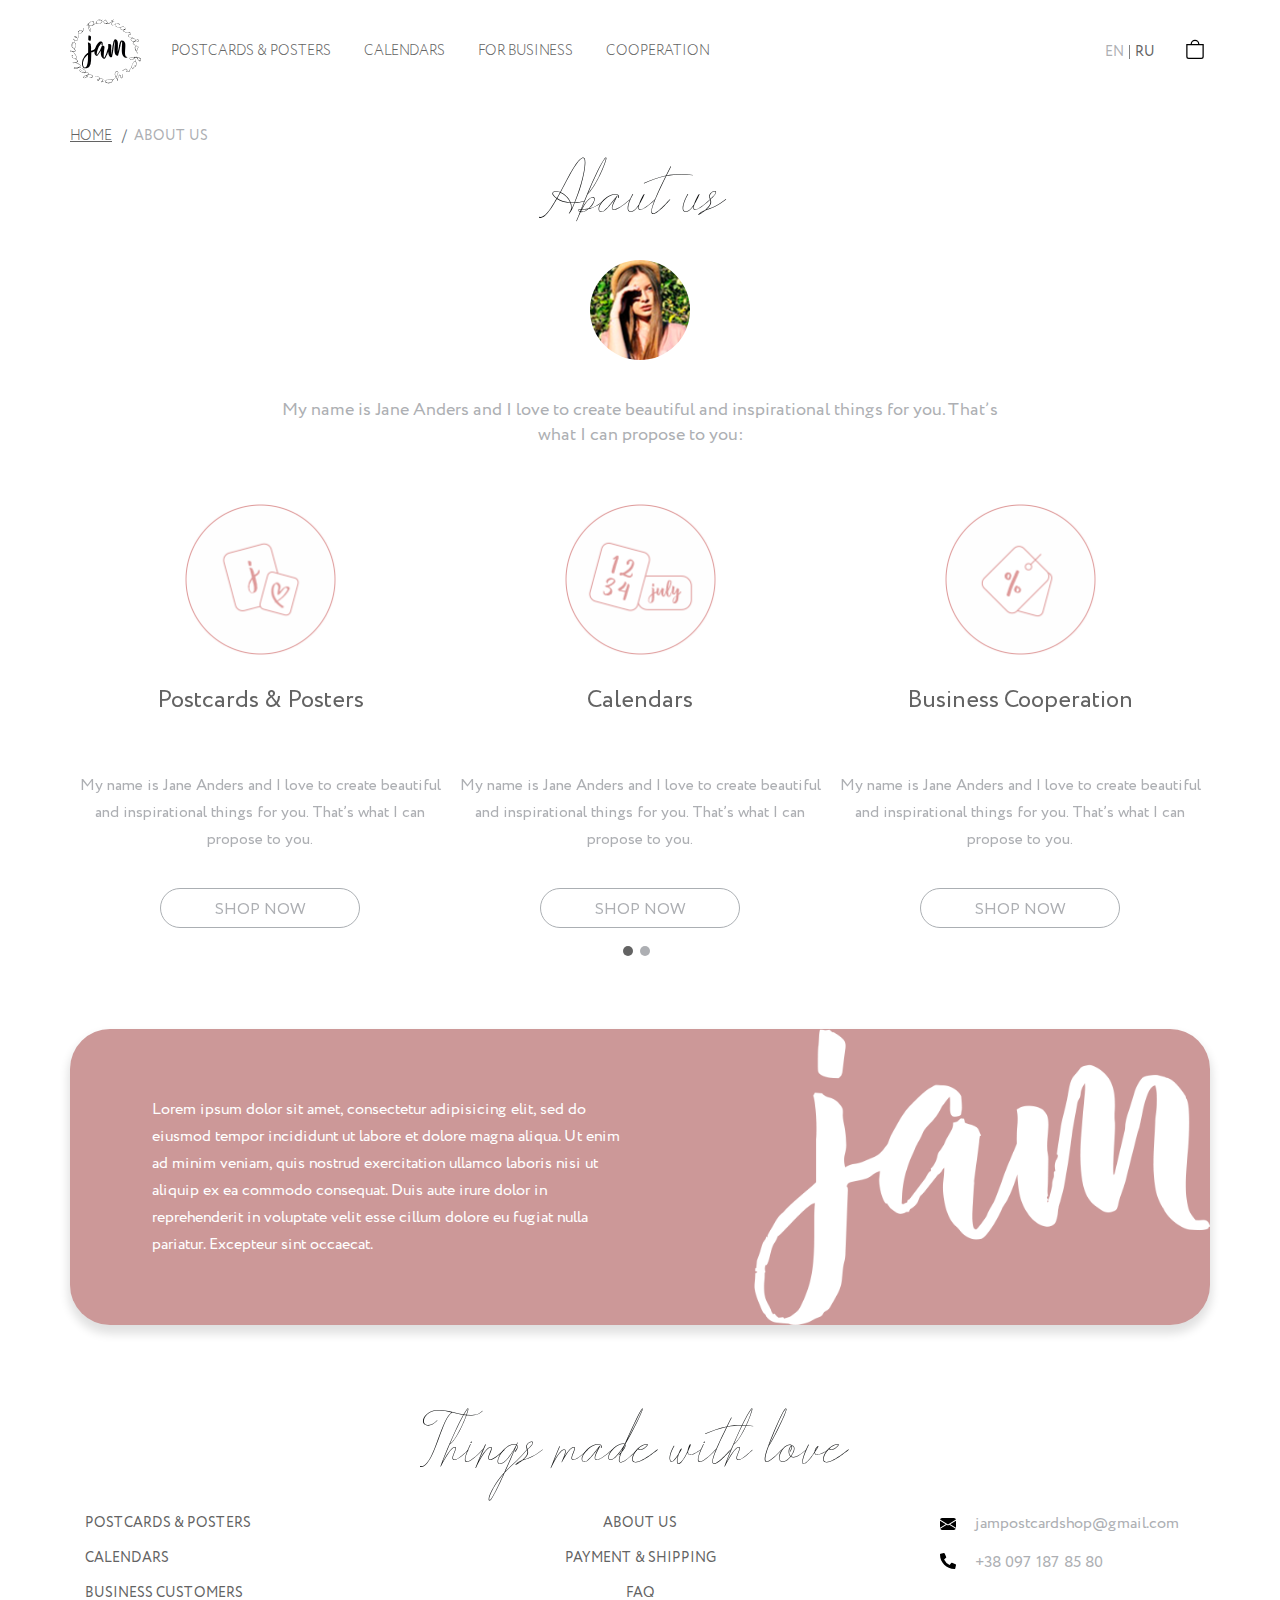
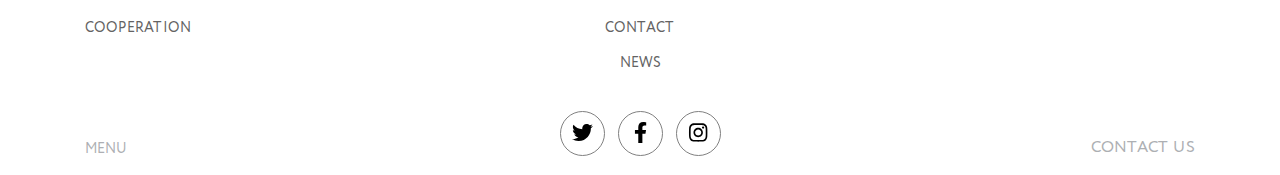
<file: about_us.html>
<!doctype html>
<html lang="en">
  <head>
    <!-- Required meta tags -->
    <meta charset="utf-8">
    <meta name="viewport" content="width=device-width, initial-scale=1, shrink-to-fit=no">

    <!-- Bootstrap CSS -->
    <link rel="stylesheet" href="/css/owl.carousel.min.css">
    <link rel="stylesheet" href="/Bootstrap/bootstrap.min.css">
    <link rel="stylesheet" href="/fonts/Nether/nether.otf">
    <link rel="stylesheet" href="../css/main.min.css">
    <title>Jam - Открытки на подарок</title>
  </head>
  <body>
    <script src="/js/all.min.js"></script>
    <nav class="collapse navbar-collapse navbar" id="navbarContent">
      <ul>
        <li><a href="#">postcards & posters</a></li>
        <li><a href="#">calendars</a></li>
        <li><a href="#">croporate design</a></li>
        <li><a href="#">cooperation</a></li>
      </ul>

      <div class="contact-top">
        <div class="mail">
          <svg class="bi bi-envelope-fill" width="1em" height="1em" viewBox="0 0 16 16" fill="currentColor" xmlns="http://www.w3.org/2000/svg">
            <path fill-rule="evenodd" d="M.05 3.555A2 2 0 0 1 2 2h12a2 2 0 0 1 1.95 1.555L8 8.414.05 3.555zM0 4.697v7.104l5.803-3.558L0 4.697zM6.761 8.83l-6.57 4.027A2 2 0 0 0 2 14h12a2 2 0 0 0 1.808-1.144l-6.57-4.027L8 9.586l-1.239-.757zm3.436-.586L16 11.801V4.697l-5.803 3.546z"/>
          </svg>
          <p>jampostcardshop@gmail.com</p>
        </div>

        <div class="call">
          <i class="fas fa-phone-alt"></i>
          <p>+38 097 187 85 80</p>
        </div>
      </div>

      <div class="social">
        <a href="#"><i class="fab fa-twitter"></i></a>
        <a href="#"><i class="fab fa-facebook-f"></i></a>
        <a href="#"><i class="fab fa-instagram"></i></a>
      </div>
    </nav>

    <div class="shadow" role="navigation" data-toggle="collapse" data-target="#navbarContent" aria-controls="navbarContent" aria-expanded="false" aria-label="Toggle navigation"></div>

    <header class="conteiner-fluid">
      <div class="container px-0 clearfix">
        <a href="#" class="float-left logo">
            <svg xmlns="http://www.w3.org/2000/svg" xmlns:xlink="http://www.w3.org/1999/xlink" width="71px" height="65px">
                <g>
                    <path fill-rule="evenodd"  fill="rgb(0, 0, 2)" d="M70.676,41.865 C70.539,42.083 70.360,42.213 70.145,42.258 C70.133,42.255 70.125,42.249 70.120,42.241 C70.115,42.232 70.107,42.227 70.095,42.224 C69.983,42.252 69.858,42.237 69.719,42.180 C69.580,42.123 69.445,42.046 69.313,41.950 C69.181,41.855 69.057,41.753 68.942,41.644 C68.827,41.536 68.738,41.448 68.674,41.380 C68.525,41.227 68.362,41.027 68.180,40.785 C67.998,40.542 67.810,40.289 67.612,40.027 C67.414,39.765 67.215,39.501 67.012,39.236 C66.810,38.971 66.619,38.734 66.443,38.521 C66.298,38.509 66.172,38.498 66.066,38.490 C65.960,38.481 65.844,38.474 65.717,38.469 C65.590,38.464 65.472,38.457 65.363,38.447 C65.254,38.438 65.162,38.430 65.086,38.424 C65.011,38.417 64.970,38.409 64.964,38.398 C64.947,38.639 64.954,38.902 64.981,39.189 C65.008,39.476 65.041,39.760 65.081,40.043 C65.121,40.325 65.161,40.592 65.203,40.844 C65.244,41.096 65.277,41.309 65.308,41.482 C65.386,41.690 65.446,41.883 65.488,42.060 C65.530,42.235 65.545,42.346 65.539,42.389 C65.537,42.397 65.530,42.407 65.527,42.415 C65.630,42.491 65.737,42.552 65.829,42.664 C65.977,42.844 66.106,43.057 66.211,43.304 C66.315,43.550 66.393,43.816 66.440,44.101 C66.526,44.604 66.547,45.025 66.522,45.351 C66.497,45.677 66.426,45.986 66.310,46.271 C66.194,46.557 66.028,46.856 65.807,47.162 C65.586,47.467 65.298,47.852 64.920,48.298 C64.845,48.361 64.790,48.378 64.756,48.352 C64.511,48.551 64.253,48.721 63.986,48.861 C63.719,49.002 63.475,49.102 63.258,49.166 C63.191,49.309 63.132,49.449 63.081,49.588 C63.031,49.726 62.984,49.867 62.942,50.010 C62.900,50.103 62.835,50.160 62.749,50.181 C62.662,50.201 62.634,50.166 62.664,50.077 C62.736,49.880 62.785,49.722 62.815,49.604 C62.845,49.487 62.890,49.362 62.951,49.230 C62.871,49.232 62.792,49.234 62.713,49.235 C62.571,49.223 62.426,49.212 62.278,49.204 C62.129,49.195 62.006,49.154 61.909,49.083 C61.693,48.952 61.560,48.770 61.502,48.544 C61.443,48.317 61.442,48.067 61.488,47.790 C61.535,47.513 61.618,47.219 61.731,46.904 C61.843,46.589 61.968,46.270 62.104,45.944 C62.240,45.617 62.382,45.297 62.531,44.981 C62.680,44.664 62.820,44.373 62.957,44.107 C63.011,44.008 63.061,43.921 63.107,43.844 C63.153,43.768 63.199,43.697 63.244,43.630 C63.290,43.564 63.338,43.498 63.388,43.433 C63.439,43.368 63.498,43.289 63.566,43.195 C63.794,42.881 64.002,42.638 64.205,42.474 C64.408,42.310 64.601,42.209 64.791,42.179 C64.948,42.153 65.100,42.177 65.249,42.233 C65.237,42.195 65.224,42.162 65.212,42.119 C65.187,42.027 65.163,41.945 65.140,41.873 C65.118,41.800 65.110,41.776 65.116,41.800 C65.100,41.740 65.085,41.583 65.063,41.330 C65.040,41.076 65.018,40.811 64.995,40.531 C64.978,40.442 64.964,40.360 64.953,40.285 C64.942,40.209 64.929,40.128 64.915,40.042 C64.885,39.503 64.823,38.963 64.728,38.425 C64.650,38.522 64.570,38.664 64.485,38.847 C64.401,39.030 64.300,39.225 64.183,39.428 C64.065,39.632 63.920,39.835 63.746,40.033 C63.573,40.232 63.363,40.404 63.118,40.547 C62.873,40.689 62.590,40.787 62.271,40.842 C61.953,40.895 61.587,40.886 61.176,40.818 C61.055,40.792 60.935,40.769 60.816,40.747 C60.697,40.725 60.589,40.674 60.489,40.595 C60.400,40.527 60.308,40.461 60.213,40.397 C60.119,40.333 60.037,40.254 59.965,40.161 C59.796,39.953 59.686,39.777 59.639,39.624 C59.591,39.471 59.586,39.332 59.624,39.201 C59.662,39.071 59.736,38.948 59.849,38.830 C59.962,38.711 60.094,38.589 60.246,38.461 C60.277,38.443 60.308,38.426 60.339,38.409 C60.458,38.331 60.583,38.271 60.717,38.233 C60.948,38.167 61.211,38.115 61.507,38.079 C61.803,38.042 62.065,38.012 62.294,37.994 C62.348,37.988 62.442,37.986 62.574,37.986 C62.707,37.986 62.869,37.987 63.059,37.990 C63.249,37.993 63.457,37.999 63.684,38.008 C63.911,38.017 64.148,38.030 64.396,38.045 C64.406,37.994 64.417,37.949 64.427,37.908 C64.438,37.868 64.447,37.822 64.457,37.771 C64.494,37.669 64.541,37.649 64.599,37.714 C64.638,37.768 64.675,37.822 64.711,37.876 C64.746,37.930 64.780,37.984 64.812,38.039 C65.245,38.001 65.678,37.974 66.112,37.961 C66.043,37.899 65.963,37.798 65.870,37.658 C65.855,37.612 65.854,37.578 65.867,37.556 C65.881,37.533 65.901,37.516 65.927,37.505 C65.940,37.500 65.954,37.497 65.969,37.498 C65.984,37.498 66.000,37.501 66.018,37.507 C66.052,37.519 66.081,37.538 66.107,37.561 C66.202,37.714 66.285,37.829 66.358,37.902 C66.431,37.976 66.505,38.050 66.580,38.126 C66.974,38.196 67.369,38.270 67.763,38.347 C67.908,38.357 68.043,38.372 68.167,38.393 C68.291,38.415 68.411,38.442 68.527,38.477 C68.642,38.512 68.757,38.550 68.873,38.593 C68.988,38.635 69.110,38.675 69.237,38.713 C69.279,38.730 69.355,38.764 69.464,38.815 C69.573,38.866 69.693,38.929 69.822,39.004 C69.952,39.080 70.087,39.168 70.228,39.269 C70.368,39.370 70.492,39.485 70.596,39.615 C70.743,39.764 70.850,39.981 70.910,40.264 C70.969,40.546 70.980,40.831 70.942,41.113 C70.903,41.395 70.814,41.647 70.676,41.865 ZM63.588,48.789 C63.648,48.766 63.710,48.744 63.773,48.722 C63.902,48.666 64.077,48.580 64.295,48.457 C64.513,48.333 64.725,48.179 64.927,47.991 C65.062,47.834 65.194,47.674 65.322,47.512 C65.410,47.357 65.453,47.223 65.454,47.111 C65.465,46.906 65.429,46.780 65.354,46.732 C65.278,46.683 65.186,46.682 65.078,46.727 C64.970,46.772 64.851,46.853 64.720,46.968 C64.589,47.083 64.470,47.212 64.360,47.355 C63.952,47.878 63.630,48.366 63.402,48.854 C63.465,48.833 63.527,48.812 63.588,48.789 ZM64.945,42.512 C64.737,42.479 64.522,42.562 64.291,42.747 C64.024,42.959 63.787,43.211 63.570,43.506 C63.354,43.800 63.158,44.110 62.977,44.443 C62.796,44.775 62.634,45.116 62.487,45.472 C62.341,45.828 62.209,46.174 62.097,46.515 C61.984,46.856 61.895,47.181 61.834,47.493 C61.772,47.805 61.752,48.079 61.785,48.317 C61.820,48.602 61.954,48.794 62.206,48.884 C62.457,48.973 62.755,48.989 63.098,48.922 C63.129,48.874 63.156,48.825 63.178,48.777 C63.200,48.728 63.231,48.675 63.269,48.619 C63.384,48.420 63.542,48.182 63.733,47.899 C63.924,47.616 64.119,47.350 64.325,47.101 C64.530,46.851 64.732,46.652 64.940,46.505 C65.147,46.358 65.339,46.335 65.519,46.446 C65.704,46.560 65.784,46.727 65.753,46.947 C65.829,46.840 65.879,46.766 65.904,46.726 C65.929,46.686 65.950,46.650 65.966,46.618 C65.981,46.586 65.998,46.547 66.014,46.501 C66.031,46.456 66.061,46.378 66.104,46.266 C66.178,46.076 66.233,45.820 66.259,45.503 C66.285,45.185 66.274,44.857 66.223,44.523 C66.173,44.190 66.085,43.870 65.964,43.566 C65.842,43.263 65.690,43.020 65.517,42.835 C65.344,42.649 65.151,42.544 64.945,42.512 ZM64.201,38.289 C64.147,38.274 64.092,38.270 64.038,38.276 C63.709,38.279 63.379,38.280 63.050,38.279 C62.790,38.302 62.525,38.301 62.256,38.281 C61.987,38.260 61.716,38.263 61.443,38.283 C61.431,38.282 61.382,38.297 61.297,38.327 C61.212,38.358 61.114,38.393 61.003,38.434 C60.893,38.474 60.782,38.510 60.671,38.544 C60.559,38.577 60.473,38.599 60.411,38.611 C60.297,38.681 60.195,38.767 60.102,38.869 C60.010,38.971 59.945,39.078 59.908,39.192 C59.870,39.307 59.866,39.429 59.894,39.563 C59.922,39.697 59.999,39.834 60.124,39.976 C60.243,40.117 60.380,40.234 60.539,40.325 C60.697,40.415 60.864,40.488 61.041,40.541 C61.219,40.594 61.399,40.628 61.584,40.640 C61.768,40.652 61.943,40.645 62.107,40.617 C62.464,40.550 62.801,40.412 63.108,40.192 C63.416,39.971 63.700,39.684 63.948,39.324 C64.037,39.202 64.119,39.044 64.190,38.849 C64.260,38.654 64.318,38.476 64.365,38.317 C64.310,38.313 64.256,38.303 64.201,38.289 ZM70.445,40.020 C70.364,39.900 70.273,39.798 70.173,39.714 C69.944,39.527 69.702,39.359 69.447,39.208 C69.193,39.056 68.929,38.933 68.657,38.835 C68.385,38.738 68.111,38.670 67.835,38.628 C67.560,38.586 67.290,38.587 67.024,38.624 C67.339,39.001 67.648,39.420 67.944,39.883 C68.240,40.346 68.514,40.725 68.784,41.007 C68.870,41.105 68.970,41.207 69.084,41.313 C69.198,41.419 69.318,41.515 69.444,41.600 C69.570,41.684 69.697,41.746 69.828,41.784 C69.958,41.822 70.084,41.814 70.205,41.756 C70.292,41.718 70.372,41.632 70.444,41.495 C70.516,41.359 70.591,41.239 70.671,41.138 C70.683,40.884 70.690,40.629 70.691,40.373 C70.608,40.258 70.526,40.140 70.445,40.020 ZM68.353,22.358 C68.200,22.464 68.049,22.558 67.900,22.638 C67.751,22.718 67.618,22.780 67.500,22.825 C67.383,22.870 67.313,22.899 67.292,22.912 C67.178,22.943 67.042,22.971 66.884,22.994 C66.725,23.018 66.561,23.037 66.392,23.053 C66.222,23.068 66.054,23.081 65.885,23.092 C65.717,23.104 65.568,23.110 65.438,23.111 C65.294,23.109 65.162,23.112 65.042,23.120 C64.923,23.127 64.801,23.128 64.678,23.122 C64.555,23.117 64.428,23.108 64.299,23.097 C64.169,23.086 64.027,23.065 63.872,23.034 C63.857,23.044 63.841,23.057 63.825,23.073 C63.808,23.088 63.790,23.108 63.768,23.133 C63.687,23.217 63.614,23.301 63.549,23.385 C63.485,23.469 63.425,23.560 63.368,23.659 C63.312,23.759 63.259,23.876 63.210,24.011 C63.161,24.147 63.118,24.309 63.080,24.497 C63.113,24.549 63.145,24.602 63.178,24.655 C63.204,24.680 63.228,24.707 63.252,24.734 C63.275,24.762 63.304,24.790 63.339,24.821 C63.477,24.925 63.638,25.040 63.822,25.168 C64.005,25.295 64.195,25.422 64.392,25.548 C64.588,25.674 64.782,25.791 64.974,25.899 C65.166,26.006 65.344,26.092 65.508,26.155 C65.525,26.147 65.539,26.153 65.551,26.174 C65.556,26.183 65.559,26.194 65.563,26.205 C65.585,26.213 65.605,26.208 65.630,26.235 C65.637,26.253 65.657,26.285 65.689,26.332 C65.828,26.399 65.955,26.474 66.069,26.555 C66.184,26.637 66.300,26.721 66.418,26.807 C66.537,26.895 66.664,26.986 66.801,27.082 C66.938,27.179 67.099,27.276 67.284,27.376 C67.496,27.463 67.683,27.553 67.845,27.646 C68.006,27.739 68.153,27.785 68.287,27.782 C68.393,27.847 68.427,27.937 68.388,28.052 C68.348,28.151 68.307,28.250 68.266,28.348 C68.232,28.558 68.170,28.819 68.077,29.130 C67.983,29.440 67.875,29.750 67.751,30.059 C67.628,30.369 67.499,30.653 67.367,30.911 C67.235,31.169 67.114,31.346 67.009,31.443 C66.906,31.478 66.811,31.510 66.725,31.539 C66.638,31.568 66.545,31.569 66.444,31.543 C66.342,31.517 66.229,31.452 66.104,31.352 C65.978,31.251 65.828,31.092 65.652,30.879 C65.628,30.927 65.647,31.019 65.709,31.156 C65.770,31.292 65.842,31.430 65.924,31.570 C66.006,31.711 66.085,31.838 66.159,31.953 C66.233,32.068 66.269,32.136 66.268,32.156 C66.419,32.356 66.543,32.523 66.640,32.654 C66.738,32.784 66.821,32.901 66.891,33.001 C66.961,33.101 67.024,33.189 67.082,33.264 C67.139,33.339 67.203,33.424 67.274,33.521 C67.344,33.618 67.430,33.730 67.531,33.857 C67.631,33.983 67.760,34.144 67.916,34.342 C67.980,34.388 68.010,34.456 68.006,34.544 C68.003,34.589 67.993,34.617 67.975,34.631 C67.970,34.634 67.965,34.636 67.960,34.638 C67.959,34.638 67.957,34.639 67.956,34.639 C67.954,34.639 67.953,34.639 67.951,34.639 C67.948,34.640 67.945,34.640 67.942,34.639 C67.929,34.638 67.914,34.633 67.897,34.624 C67.663,34.362 67.458,34.126 67.284,33.914 C67.110,33.701 66.920,33.464 66.715,33.203 C66.509,32.942 66.318,32.671 66.141,32.391 C66.034,32.216 65.916,32.038 65.785,31.855 C65.654,31.672 65.554,31.467 65.481,31.237 C65.449,31.081 65.426,30.977 65.414,30.922 C65.401,30.868 65.392,30.829 65.389,30.806 C65.385,30.783 65.383,30.754 65.382,30.720 C65.381,30.685 65.372,30.608 65.354,30.486 C65.290,30.362 65.234,30.251 65.183,30.153 C65.133,30.054 65.090,29.958 65.053,29.864 C65.016,29.770 64.984,29.673 64.956,29.571 C64.929,29.468 64.907,29.347 64.890,29.205 C64.867,29.006 64.853,28.836 64.847,28.694 C64.842,28.552 64.847,28.419 64.864,28.296 C64.880,28.173 64.908,28.055 64.946,27.941 C64.985,27.826 65.040,27.701 65.112,27.565 C65.140,27.501 65.172,27.434 65.207,27.366 C65.243,27.297 65.292,27.258 65.354,27.249 C65.423,27.277 65.463,27.330 65.473,27.409 C65.535,27.895 65.561,28.375 65.553,28.845 C65.544,29.315 65.562,29.794 65.606,30.285 C65.679,30.376 65.764,30.486 65.863,30.614 C65.961,30.743 66.068,30.859 66.183,30.963 C66.298,31.067 66.417,31.141 66.542,31.183 C66.667,31.226 66.791,31.196 66.913,31.092 C67.015,31.006 67.095,30.888 67.153,30.738 C67.211,30.588 67.264,30.478 67.314,30.408 C67.357,30.320 67.398,30.234 67.437,30.152 C67.476,30.069 67.516,29.971 67.558,29.855 C67.599,29.740 67.643,29.599 67.690,29.433 C67.737,29.266 67.794,29.057 67.859,28.806 C67.914,28.601 67.962,28.441 68.004,28.326 C68.046,28.211 68.071,28.158 68.080,28.165 C68.054,28.143 67.939,28.082 67.735,27.986 C67.532,27.890 67.219,27.658 66.793,27.310 C66.611,27.202 66.436,27.096 66.268,26.991 C66.101,26.885 65.952,26.760 65.822,26.614 C65.818,26.605 65.783,26.594 65.715,26.580 C65.653,26.568 65.570,26.490 65.470,26.363 C65.444,26.370 65.415,26.376 65.395,26.387 C65.317,26.374 65.203,26.325 65.053,26.241 C64.902,26.157 64.755,26.071 64.611,25.982 C64.529,25.932 64.411,25.858 64.255,25.763 C64.100,25.667 63.938,25.561 63.771,25.444 C63.604,25.328 63.447,25.211 63.299,25.092 C63.152,24.973 63.049,24.861 62.990,24.753 C62.978,24.729 62.958,24.692 62.931,24.642 C62.903,24.592 62.887,24.543 62.883,24.493 C62.880,24.403 62.892,24.303 62.919,24.192 C62.908,24.075 62.915,23.992 62.939,23.945 C62.974,23.851 63.018,23.776 63.073,23.720 C63.127,23.664 63.182,23.582 63.237,23.473 C63.337,23.239 63.429,23.061 63.512,22.942 C63.225,22.871 62.919,22.767 62.597,22.634 C62.274,22.501 61.984,22.316 61.723,22.077 C61.682,22.043 61.625,21.980 61.553,21.888 C61.481,21.797 61.406,21.699 61.329,21.595 C61.252,21.492 61.181,21.390 61.115,21.289 C61.049,21.188 61.002,21.105 60.976,21.039 C60.867,20.808 60.812,20.598 60.810,20.407 C60.808,20.216 60.835,20.041 60.894,19.881 C60.952,19.721 61.032,19.575 61.136,19.445 C61.239,19.314 61.343,19.198 61.449,19.099 C61.486,19.059 61.557,19.048 61.606,19.017 C61.385,18.940 61.186,18.872 61.017,18.814 C60.838,18.753 60.636,18.679 60.411,18.594 C60.186,18.510 59.965,18.421 59.749,18.329 C59.533,18.236 59.330,18.138 59.139,18.033 C58.948,17.929 58.797,17.821 58.684,17.709 C58.644,17.678 58.605,17.645 58.569,17.609 C58.533,17.574 58.502,17.540 58.476,17.508 C58.363,17.466 58.282,17.388 58.235,17.270 C58.187,17.152 58.160,17.025 58.152,16.889 C58.145,16.752 58.153,16.619 58.177,16.492 C58.200,16.364 58.223,16.269 58.246,16.208 C58.274,16.154 58.330,16.083 58.413,15.996 C58.496,15.909 58.596,15.822 58.713,15.737 C58.831,15.651 58.962,15.570 59.108,15.494 C59.254,15.417 59.401,15.360 59.549,15.322 C59.698,15.283 59.845,15.273 59.990,15.291 C60.135,15.309 60.265,15.364 60.378,15.454 C60.254,15.171 60.145,14.925 60.052,14.716 C59.958,14.507 59.884,14.274 59.827,14.016 C59.812,13.821 59.795,13.624 59.777,13.428 C59.756,13.423 59.714,13.438 59.652,13.473 C59.590,13.507 59.494,13.538 59.366,13.565 C59.238,13.592 59.082,13.608 58.898,13.612 C58.714,13.617 58.499,13.593 58.251,13.542 C58.292,13.548 58.300,13.547 58.273,13.537 C58.246,13.527 58.200,13.517 58.133,13.506 C58.067,13.496 57.986,13.482 57.892,13.465 C57.796,13.448 57.706,13.434 57.619,13.421 C57.533,13.409 57.452,13.397 57.378,13.385 C57.304,13.372 57.254,13.362 57.227,13.353 C57.073,13.350 56.955,13.335 56.873,13.306 C56.802,13.282 56.767,13.257 56.746,13.233 C56.681,13.258 56.620,13.285 56.498,13.290 C56.329,13.298 56.132,13.290 55.909,13.269 C55.685,13.248 55.451,13.213 55.207,13.165 C54.962,13.117 54.729,13.058 54.507,12.987 C54.284,12.917 54.087,12.836 53.914,12.742 C53.741,12.648 53.623,12.542 53.558,12.420 C53.532,12.357 53.497,12.296 53.453,12.238 C53.408,12.181 53.383,12.120 53.376,12.057 C53.361,11.961 53.347,11.871 53.335,11.787 C53.322,11.702 53.315,11.623 53.313,11.552 C53.310,11.480 53.315,11.410 53.326,11.340 C53.336,11.270 53.361,11.198 53.400,11.122 C53.219,11.158 53.043,11.165 52.873,11.142 C52.703,11.120 52.508,11.106 52.291,11.103 C52.132,11.097 51.955,11.058 51.757,10.989 C51.558,10.920 51.373,10.828 51.198,10.713 C51.023,10.598 50.875,10.456 50.753,10.287 C50.631,10.118 50.569,9.933 50.567,9.730 C50.572,9.601 50.564,9.470 50.542,9.336 C50.521,9.202 50.532,9.084 50.577,8.981 C50.654,8.819 50.724,8.697 50.793,8.579 C50.775,8.582 50.759,8.591 50.740,8.589 C50.470,8.585 50.217,8.585 49.981,8.588 C49.745,8.591 49.507,8.585 49.266,8.571 C49.024,8.557 48.775,8.531 48.518,8.494 C48.260,8.457 47.974,8.401 47.657,8.329 C47.638,8.334 47.625,8.334 47.618,8.330 C47.546,8.315 47.432,8.278 47.274,8.223 C47.117,8.167 46.950,8.103 46.774,8.030 C46.598,7.958 46.427,7.878 46.261,7.792 C46.094,7.706 45.967,7.622 45.880,7.538 C45.590,7.362 45.371,7.169 45.221,6.955 C45.072,6.741 44.979,6.521 44.944,6.293 C44.910,6.065 44.929,5.841 45.006,5.620 C45.007,5.616 45.011,5.613 45.012,5.610 C44.991,5.622 44.977,5.633 44.952,5.646 C44.797,5.725 44.612,5.798 44.400,5.867 C44.186,5.937 43.958,6.002 43.714,6.063 C43.470,6.124 43.233,6.168 43.004,6.193 C42.774,6.219 42.564,6.223 42.373,6.206 C42.182,6.190 42.037,6.139 41.936,6.053 C41.891,6.004 41.839,5.962 41.778,5.926 C41.718,5.891 41.674,5.845 41.647,5.788 C41.550,5.615 41.495,5.473 41.484,5.363 C41.472,5.252 41.485,5.120 41.520,4.965 C41.538,4.853 41.555,4.763 41.570,4.695 C41.586,4.627 41.603,4.537 41.620,4.425 C41.730,4.132 41.826,3.884 41.908,3.680 C41.990,3.476 42.060,3.252 42.118,3.006 C42.124,2.981 42.144,2.938 42.180,2.880 C42.216,2.821 42.238,2.776 42.245,2.744 C42.033,2.861 41.865,2.954 41.741,3.023 C41.617,3.092 41.520,3.148 41.451,3.190 C41.381,3.233 41.325,3.266 41.281,3.289 C41.237,3.312 41.189,3.337 41.136,3.364 C41.083,3.391 41.014,3.424 40.929,3.464 C40.844,3.504 40.722,3.562 40.563,3.639 C40.432,3.723 40.302,3.807 40.173,3.893 C40.144,3.901 40.137,3.896 40.121,3.897 C39.872,4.015 39.639,4.123 39.437,4.207 C39.210,4.301 38.958,4.400 38.681,4.506 C38.405,4.613 38.126,4.699 37.844,4.767 C37.670,4.806 37.488,4.854 37.297,4.914 C37.107,4.973 36.911,4.992 36.706,4.972 C36.575,4.942 36.485,4.923 36.439,4.914 C36.392,4.905 36.359,4.897 36.340,4.891 C36.320,4.886 36.297,4.876 36.271,4.863 C36.244,4.850 36.181,4.828 36.080,4.797 C35.960,4.810 35.852,4.823 35.756,4.833 C35.660,4.844 35.568,4.849 35.481,4.848 C35.394,4.847 35.305,4.839 35.215,4.825 C35.125,4.811 35.022,4.783 34.905,4.742 C34.742,4.683 34.604,4.628 34.491,4.575 C34.378,4.522 34.276,4.461 34.187,4.393 C34.097,4.326 34.016,4.249 33.942,4.163 C33.868,4.076 33.792,3.969 33.715,3.839 C33.675,3.785 33.636,3.725 33.597,3.660 C33.557,3.596 33.546,3.531 33.564,3.464 C33.615,3.406 33.673,3.387 33.738,3.409 C34.145,3.549 34.530,3.721 34.891,3.923 C35.253,4.125 35.630,4.303 36.026,4.459 C36.125,4.423 36.243,4.380 36.381,4.333 C36.518,4.285 36.649,4.224 36.775,4.149 C36.900,4.075 37.003,3.983 37.085,3.873 C37.167,3.764 37.193,3.626 37.162,3.460 C37.136,3.322 37.078,3.193 36.987,3.073 C36.895,2.954 36.832,2.855 36.798,2.777 C36.748,2.697 36.698,2.620 36.651,2.547 C36.603,2.474 36.543,2.393 36.471,2.304 C36.399,2.216 36.308,2.113 36.199,1.998 C36.089,1.882 35.951,1.740 35.783,1.570 C35.647,1.431 35.542,1.316 35.470,1.227 C35.398,1.137 35.366,1.089 35.375,1.083 C35.348,1.101 35.255,1.193 35.099,1.359 C34.942,1.526 34.637,1.746 34.194,2.034 C34.036,2.174 33.882,2.307 33.731,2.432 C33.581,2.558 33.422,2.656 33.254,2.727 C33.246,2.727 33.222,2.758 33.184,2.821 C33.146,2.884 33.043,2.941 32.877,2.993 C32.860,3.074 32.844,3.104 32.827,3.083 C32.811,3.063 32.811,3.027 32.827,2.973 C32.827,2.967 32.827,2.960 32.827,2.953 C32.794,2.933 32.780,2.903 32.784,2.863 C32.788,2.823 32.819,2.790 32.878,2.763 C32.895,2.763 32.928,2.757 32.978,2.744 C33.088,2.631 33.198,2.534 33.308,2.452 C33.419,2.371 33.532,2.288 33.648,2.205 C33.764,2.121 33.888,2.030 34.019,1.931 C34.149,1.833 34.290,1.710 34.442,1.565 C34.596,1.386 34.741,1.234 34.878,1.109 C35.015,0.983 35.110,0.853 35.162,0.716 C35.254,0.636 35.337,0.639 35.411,0.725 C35.471,0.806 35.532,0.889 35.592,0.971 C35.740,1.090 35.917,1.260 36.119,1.482 C36.321,1.703 36.516,1.940 36.704,2.191 C36.892,2.442 37.058,2.687 37.203,2.926 C37.348,3.165 37.435,3.358 37.467,3.504 C37.452,3.623 37.439,3.732 37.427,3.832 C37.416,3.931 37.379,4.026 37.320,4.119 C37.260,4.211 37.166,4.300 37.040,4.387 C36.913,4.473 36.733,4.562 36.500,4.654 C36.528,4.698 36.606,4.716 36.734,4.709 C36.862,4.702 36.996,4.685 37.136,4.658 C37.275,4.630 37.403,4.602 37.519,4.573 C37.636,4.544 37.701,4.535 37.717,4.544 C37.928,4.470 38.102,4.411 38.239,4.364 C38.376,4.317 38.496,4.278 38.599,4.247 C38.702,4.216 38.792,4.186 38.871,4.157 C38.949,4.128 39.039,4.097 39.139,4.063 C39.240,4.029 39.357,3.986 39.490,3.933 C39.624,3.880 39.794,3.812 40.002,3.730 C40.051,3.691 40.102,3.700 40.154,3.719 C40.185,3.688 40.215,3.657 40.283,3.612 C40.375,3.552 40.476,3.489 40.587,3.424 C40.697,3.359 40.806,3.297 40.912,3.239 C41.018,3.180 41.097,3.134 41.147,3.099 C41.177,3.080 41.245,3.032 41.352,2.958 C41.459,2.884 41.577,2.804 41.705,2.719 C41.833,2.634 41.960,2.551 42.085,2.469 C42.210,2.388 42.300,2.325 42.355,2.279 C42.393,2.214 42.431,2.149 42.468,2.084 C42.211,2.036 41.992,1.991 41.810,1.948 C41.628,1.906 41.408,1.843 41.149,1.764 C41.068,1.729 41.033,1.683 41.044,1.625 C41.056,1.566 41.109,1.548 41.202,1.572 C41.462,1.652 41.680,1.706 41.857,1.735 C42.035,1.762 42.257,1.801 42.524,1.852 C42.586,1.705 42.643,1.580 42.695,1.478 C42.747,1.376 42.798,1.268 42.848,1.155 C42.898,1.043 42.952,0.914 43.011,0.769 C43.069,0.624 43.136,0.438 43.210,0.212 C43.245,0.146 43.301,0.129 43.378,0.159 C43.455,0.190 43.485,0.241 43.467,0.312 C43.393,0.531 43.326,0.704 43.267,0.832 C43.207,0.959 43.151,1.071 43.099,1.169 C43.047,1.268 42.994,1.371 42.940,1.479 C42.886,1.587 42.829,1.729 42.768,1.904 C42.991,1.951 43.215,2.005 43.439,2.068 C43.663,2.130 43.881,2.205 44.094,2.292 C44.157,2.328 44.183,2.372 44.173,2.425 C44.162,2.477 44.114,2.495 44.028,2.479 C43.816,2.392 43.599,2.318 43.376,2.256 C43.153,2.194 42.930,2.140 42.708,2.094 C42.701,2.123 42.694,2.151 42.687,2.180 C42.667,2.264 42.622,2.400 42.555,2.587 C42.487,2.774 42.413,2.987 42.334,3.226 C42.254,3.464 42.171,3.712 42.083,3.970 C41.996,4.227 41.924,4.467 41.867,4.688 C41.810,4.909 41.771,5.100 41.749,5.259 C41.727,5.419 41.741,5.516 41.790,5.551 C41.945,5.792 42.141,5.935 42.382,5.985 C42.623,6.035 42.878,6.035 43.149,5.987 C43.419,5.938 43.691,5.860 43.964,5.754 C44.237,5.649 44.478,5.553 44.687,5.465 C44.896,5.378 45.058,5.323 45.171,5.298 C45.186,5.294 45.186,5.302 45.198,5.301 C45.256,5.207 45.291,5.102 45.369,5.016 C45.533,4.842 45.733,4.682 45.971,4.540 C46.209,4.399 46.468,4.287 46.750,4.208 C47.031,4.129 47.327,4.089 47.636,4.090 C47.944,4.091 48.250,4.145 48.549,4.252 C48.699,4.305 48.819,4.367 48.910,4.436 C49.000,4.505 49.068,4.582 49.114,4.665 C49.160,4.748 49.193,4.844 49.214,4.951 C49.234,5.058 49.252,5.179 49.269,5.314 C49.407,5.218 49.536,5.125 49.658,5.036 C49.780,4.947 49.860,4.905 49.896,4.910 C49.940,4.920 49.980,4.939 50.017,4.966 C50.022,4.977 50.027,4.987 50.032,4.997 C50.057,5.049 50.062,5.090 50.049,5.119 C50.035,5.149 50.010,5.161 49.974,5.155 C49.937,5.195 49.867,5.256 49.766,5.342 C49.665,5.427 49.555,5.512 49.437,5.596 C49.319,5.679 49.211,5.756 49.115,5.827 C49.018,5.897 48.962,5.939 48.947,5.953 C48.943,5.951 48.939,5.949 48.935,5.946 C48.879,5.968 48.838,5.941 48.811,5.863 C48.784,5.786 48.784,5.725 48.813,5.681 C48.841,5.659 48.869,5.637 48.897,5.615 C49.023,5.497 49.098,5.374 49.121,5.246 C49.144,5.117 49.124,4.993 49.060,4.875 C48.997,4.756 48.897,4.654 48.761,4.569 C48.625,4.485 48.465,4.422 48.283,4.382 C47.968,4.321 47.652,4.305 47.339,4.337 C47.026,4.368 46.736,4.439 46.470,4.548 C46.204,4.656 45.967,4.801 45.759,4.981 C45.551,5.161 45.388,5.366 45.268,5.594 C45.059,5.985 45.055,6.331 45.244,6.632 C45.433,6.935 45.777,7.223 46.272,7.514 C46.614,7.712 46.984,7.870 47.384,7.992 C47.784,8.115 48.191,8.205 48.609,8.265 C49.027,8.325 49.438,8.359 49.844,8.366 C50.245,8.373 50.621,8.358 50.972,8.317 C51.018,8.257 51.064,8.186 51.111,8.140 C51.199,8.054 51.295,7.987 51.398,7.938 C51.501,7.890 51.621,7.848 51.756,7.814 C51.946,7.715 52.152,7.642 52.371,7.596 C52.591,7.551 52.807,7.547 53.019,7.586 C53.158,7.573 53.291,7.581 53.419,7.609 C53.546,7.637 53.675,7.677 53.805,7.728 C53.935,7.780 54.065,7.841 54.195,7.911 C54.325,7.981 54.466,8.054 54.619,8.131 C54.733,8.186 54.841,8.271 54.944,8.385 C55.047,8.499 55.137,8.627 55.216,8.769 C55.294,8.911 55.358,9.057 55.409,9.206 C55.459,9.356 55.489,9.494 55.499,9.620 C55.526,9.675 55.529,9.733 55.510,9.792 C55.513,9.820 55.509,9.844 55.500,9.865 C55.491,9.887 55.484,9.908 55.480,9.930 C55.484,10.017 55.486,10.084 55.486,10.130 C55.486,10.177 55.470,10.246 55.439,10.336 C55.422,10.407 55.367,10.481 55.274,10.562 C55.181,10.643 55.076,10.717 54.960,10.787 C54.844,10.856 54.723,10.911 54.598,10.952 C54.472,10.993 54.365,11.010 54.277,11.004 C54.229,11.014 54.182,11.009 54.136,10.987 C54.082,10.992 54.022,10.999 53.956,11.007 C53.890,11.016 53.814,11.031 53.729,11.053 C53.694,11.107 53.672,11.147 53.665,11.174 C53.569,11.501 53.547,11.769 53.599,11.978 C53.650,12.188 53.749,12.354 53.896,12.479 C54.042,12.604 54.225,12.700 54.446,12.767 C54.666,12.833 54.897,12.882 55.138,12.913 C55.380,12.944 55.618,12.966 55.854,12.979 C56.089,12.991 56.291,13.006 56.461,13.020 C56.630,13.033 56.754,13.054 56.833,13.079 C56.887,13.096 56.893,13.124 56.877,13.158 C56.920,13.159 56.949,13.151 57.013,13.164 C57.166,13.182 57.309,13.199 57.444,13.214 C57.578,13.229 57.716,13.245 57.856,13.263 C57.996,13.281 58.147,13.297 58.310,13.312 C58.472,13.327 58.653,13.336 58.853,13.339 C59.075,13.318 59.281,13.284 59.471,13.236 C59.662,13.187 59.817,13.131 59.938,13.067 C60.055,13.076 60.116,13.140 60.120,13.258 C60.112,13.335 60.110,13.428 60.114,13.538 C60.118,13.649 60.116,13.748 60.109,13.836 C60.103,14.003 60.124,14.162 60.172,14.316 C60.220,14.470 60.277,14.620 60.345,14.765 C60.412,14.911 60.484,15.058 60.560,15.206 C60.636,15.355 60.704,15.508 60.764,15.665 C60.680,15.670 60.560,15.660 60.405,15.637 C60.249,15.614 60.081,15.601 59.901,15.599 C59.721,15.597 59.541,15.617 59.362,15.656 C59.182,15.696 59.025,15.774 58.891,15.888 C58.730,16.030 58.609,16.165 58.528,16.292 C58.446,16.420 58.396,16.541 58.378,16.657 C58.373,16.716 58.369,16.775 58.364,16.834 C58.377,16.977 58.435,17.122 58.538,17.269 C58.595,17.270 58.632,17.311 58.648,17.391 C58.687,17.399 58.720,17.420 58.746,17.453 C58.762,17.474 58.773,17.492 58.779,17.510 C58.948,17.663 59.154,17.799 59.397,17.922 C59.640,18.045 59.889,18.159 60.145,18.266 C60.401,18.373 60.646,18.471 60.879,18.559 C61.113,18.647 61.298,18.722 61.436,18.780 C61.573,18.792 61.659,18.837 61.695,18.912 C61.719,18.963 61.682,18.974 61.656,18.991 C61.727,18.954 61.779,18.900 61.870,18.880 C62.050,18.841 62.251,18.831 62.472,18.851 C62.694,18.871 62.927,18.920 63.172,18.998 C63.417,19.076 63.657,19.179 63.893,19.308 C64.128,19.436 64.349,19.585 64.556,19.753 C64.762,19.920 64.938,20.107 65.082,20.312 C65.288,20.601 65.438,20.933 65.530,21.300 C65.581,21.266 65.618,21.244 65.641,21.235 C65.664,21.225 65.686,21.220 65.706,21.218 C65.726,21.217 65.749,21.214 65.774,21.209 C65.799,21.203 65.842,21.187 65.904,21.158 C66.027,21.100 66.205,21.016 66.439,20.904 C66.672,20.792 66.926,20.701 67.199,20.633 C67.472,20.564 67.744,20.549 68.014,20.592 C68.285,20.634 68.520,20.785 68.716,21.046 C68.845,21.225 68.903,21.396 68.891,21.555 C68.878,21.715 68.824,21.862 68.728,21.996 C68.631,22.131 68.506,22.251 68.353,22.358 ZM65.400,28.919 C65.404,28.539 65.376,28.117 65.312,27.655 C65.261,27.761 65.210,27.866 65.158,27.971 C65.066,28.146 65.020,28.333 65.018,28.535 C65.016,28.737 65.034,28.959 65.072,29.202 C65.098,29.370 65.142,29.528 65.207,29.675 C65.271,29.823 65.345,29.959 65.429,30.085 C65.405,29.687 65.395,29.299 65.400,28.919 ZM34.887,4.108 C34.594,3.948 34.253,3.801 33.866,3.674 C33.928,3.770 33.990,3.866 34.052,3.962 C34.151,4.126 34.279,4.251 34.435,4.336 C34.592,4.421 34.772,4.494 34.976,4.556 C35.117,4.600 35.257,4.619 35.396,4.614 C35.536,4.610 35.671,4.591 35.802,4.557 C35.485,4.418 35.181,4.269 34.887,4.108 ZM54.242,10.657 C54.322,10.636 54.397,10.612 54.466,10.586 C54.535,10.560 54.600,10.529 54.662,10.492 C54.723,10.455 54.787,10.394 54.855,10.309 C54.839,10.287 54.842,10.260 54.863,10.228 C54.865,10.225 54.867,10.223 54.869,10.220 C54.792,10.256 54.727,10.282 54.676,10.297 C54.624,10.313 54.576,10.325 54.533,10.336 C54.490,10.346 54.448,10.362 54.409,10.383 C54.369,10.404 54.324,10.436 54.275,10.479 C54.226,10.522 54.176,10.568 54.123,10.616 C54.071,10.665 54.019,10.713 53.967,10.762 C54.069,10.713 54.161,10.678 54.242,10.657 ZM53.585,10.838 C53.666,10.713 53.740,10.614 53.808,10.541 C53.876,10.468 53.973,10.380 54.102,10.277 C54.185,10.212 54.263,10.155 54.336,10.107 C54.409,10.059 54.485,10.021 54.565,9.995 C54.645,9.969 54.730,9.948 54.820,9.930 C54.910,9.913 55.019,9.903 55.147,9.902 C55.168,9.902 55.185,9.908 55.199,9.920 C55.210,9.903 55.221,9.888 55.231,9.872 C55.223,9.790 55.241,9.717 55.284,9.653 C55.247,9.597 55.243,9.548 55.272,9.505 C55.234,9.291 55.141,9.066 54.989,8.834 C54.838,8.601 54.686,8.427 54.537,8.312 C54.424,8.224 54.306,8.152 54.184,8.096 C54.061,8.039 53.937,7.996 53.810,7.967 C53.552,7.896 53.296,7.852 53.043,7.834 C52.790,7.817 52.548,7.828 52.318,7.866 C52.059,7.939 51.828,8.022 51.624,8.111 C51.421,8.201 51.260,8.313 51.143,8.445 C51.119,8.453 51.090,8.484 51.056,8.540 C51.022,8.595 50.997,8.621 50.980,8.617 C50.883,8.763 50.820,8.919 50.788,9.084 C50.711,9.421 50.722,9.706 50.820,9.940 C50.918,10.174 51.065,10.361 51.262,10.503 C51.460,10.646 51.691,10.749 51.960,10.814 C52.228,10.880 52.496,10.907 52.766,10.895 C52.906,10.889 53.039,10.890 53.166,10.900 C53.293,10.910 53.432,10.889 53.585,10.838 ZM65.232,20.934 C65.164,20.778 65.077,20.625 64.973,20.476 C64.805,20.242 64.592,20.034 64.335,19.853 C64.077,19.672 63.803,19.527 63.514,19.420 C63.225,19.313 62.937,19.249 62.649,19.227 C62.362,19.204 62.101,19.227 61.868,19.290 C61.634,19.353 61.443,19.465 61.293,19.622 C61.143,19.778 61.061,19.986 61.043,20.245 C61.032,20.353 61.040,20.466 61.067,20.582 C61.093,20.699 61.112,20.813 61.123,20.924 C61.144,21.039 61.224,21.173 61.362,21.328 C61.501,21.483 61.653,21.637 61.819,21.791 C61.985,21.945 62.142,22.082 62.292,22.202 C62.442,22.323 62.540,22.395 62.587,22.416 C62.737,22.495 62.897,22.550 63.068,22.581 C63.239,22.612 63.397,22.645 63.541,22.680 C63.580,22.687 63.618,22.697 63.656,22.710 C63.695,22.723 63.733,22.733 63.772,22.740 C63.782,22.734 63.793,22.724 63.804,22.712 C63.814,22.699 63.825,22.690 63.835,22.683 C63.856,22.669 63.881,22.670 63.909,22.684 C64.041,22.565 64.163,22.447 64.276,22.329 C64.388,22.211 64.499,22.096 64.610,21.984 C64.722,21.871 64.838,21.766 64.961,21.668 C65.083,21.570 65.221,21.476 65.376,21.385 C65.348,21.241 65.300,21.091 65.232,20.934 ZM65.025,21.898 C64.910,21.990 64.801,22.084 64.698,22.179 C64.595,22.274 64.494,22.375 64.398,22.482 C64.301,22.589 64.196,22.695 64.084,22.800 C64.355,22.846 64.613,22.867 64.873,22.890 C64.848,22.856 64.819,22.841 64.801,22.781 C64.767,22.674 64.767,22.600 64.800,22.557 C64.810,22.550 64.821,22.543 64.831,22.537 C64.868,22.513 64.904,22.524 64.940,22.568 C64.956,22.558 64.973,22.547 64.991,22.535 C65.009,22.524 65.031,22.516 65.056,22.511 C65.167,22.497 65.258,22.412 65.329,22.253 C65.400,22.095 65.427,21.891 65.406,21.640 C65.267,21.720 65.140,21.806 65.025,21.898 ZM68.635,21.279 C68.557,21.118 68.458,21.008 68.338,20.947 C68.219,20.887 68.092,20.854 67.958,20.847 C67.823,20.840 67.692,20.851 67.564,20.878 C67.436,20.905 67.324,20.931 67.227,20.957 C66.950,21.038 66.684,21.120 66.428,21.203 C66.173,21.285 65.891,21.404 65.583,21.559 C65.627,21.830 65.622,22.076 65.569,22.297 C65.515,22.518 65.404,22.668 65.239,22.749 C65.191,22.778 65.144,22.827 65.096,22.896 C65.086,22.909 65.073,22.901 65.063,22.911 C65.443,22.935 65.812,22.936 66.165,22.899 C66.814,22.832 67.417,22.636 67.966,22.290 C68.061,22.234 68.153,22.165 68.240,22.084 C68.327,22.003 68.414,21.925 68.501,21.850 C68.493,21.854 68.485,21.859 68.477,21.864 C68.466,21.870 68.464,21.868 68.469,21.859 C68.475,21.850 68.484,21.835 68.495,21.817 C68.506,21.798 68.522,21.780 68.541,21.762 C68.560,21.745 68.572,21.729 68.578,21.713 C68.606,21.672 68.633,21.611 68.659,21.529 C68.684,21.447 68.676,21.364 68.635,21.279 ZM32.304,26.049 C31.314,26.336 31.562,25.402 31.491,23.895 C31.314,24.038 31.420,23.931 31.279,24.110 L30.714,24.936 C30.714,24.972 30.678,24.972 30.678,25.007 L30.572,25.223 C30.113,26.300 29.017,27.341 28.841,27.772 C28.487,28.741 28.523,28.490 28.205,29.208 C28.063,29.423 27.993,29.746 27.887,29.997 C27.250,31.541 26.756,33.228 26.720,35.023 L26.685,35.813 C26.932,35.920 26.826,35.849 27.109,35.705 L27.215,35.669 C27.356,35.167 27.250,35.561 27.533,35.202 L29.017,33.013 C29.159,32.761 29.300,32.367 29.618,32.115 L29.583,31.900 C29.830,31.649 30.077,31.218 30.219,30.643 C30.325,30.033 30.572,29.854 30.784,29.423 C30.926,29.208 30.961,28.992 31.067,28.777 C31.350,28.167 31.844,27.413 31.809,26.767 C32.339,26.659 32.304,26.551 32.587,26.300 L32.905,26.336 C32.975,26.731 32.905,26.767 33.223,26.874 C33.435,26.946 33.682,27.018 33.823,27.090 C34.353,27.341 34.353,27.556 34.601,28.203 C34.495,28.310 34.495,28.131 34.459,28.490 C34.424,28.669 34.424,28.705 34.424,28.885 L33.929,33.049 C33.894,33.408 33.929,33.408 33.894,33.767 C33.823,35.561 33.470,38.720 34.106,38.685 C34.318,38.541 35.131,37.249 35.166,37.141 C35.661,35.884 35.626,36.280 36.120,34.987 L36.615,33.515 C36.779,32.780 38.014,29.623 38.184,29.102 C38.148,27.657 38.328,26.131 38.170,25.295 L38.488,25.079 C39.159,24.720 40.290,24.864 40.785,25.367 C40.855,25.438 40.785,25.367 40.855,25.474 C41.633,26.264 41.103,28.131 41.173,29.854 C41.209,30.249 41.280,30.464 41.280,30.859 L41.244,33.228 C41.244,33.587 41.173,34.592 41.244,34.915 C41.067,35.130 41.138,35.202 41.280,35.382 C41.138,35.633 41.209,35.130 41.173,35.669 C41.386,35.526 41.244,35.669 41.280,35.382 L41.421,34.987 C41.739,33.623 41.598,34.018 41.739,33.120 C41.774,33.013 41.810,32.905 41.810,32.905 C41.845,32.690 41.845,32.797 41.845,32.582 C41.845,32.546 41.845,32.331 41.845,32.295 C41.880,32.259 41.880,32.223 41.880,32.223 C41.880,32.223 41.880,32.259 41.916,32.187 L41.986,32.151 C41.880,31.721 41.916,31.325 42.022,31.039 C42.022,31.003 42.092,30.967 42.057,30.967 L42.198,30.679 C42.304,30.356 42.234,30.392 42.128,30.285 L42.552,27.090 C42.728,26.013 42.976,25.187 43.152,24.182 C43.577,21.705 43.506,21.992 44.354,20.879 C44.495,20.664 44.354,20.807 44.566,20.592 C44.707,20.449 45.308,20.341 45.379,20.341 C45.944,20.341 47.216,21.274 47.605,22.459 C47.923,23.356 47.958,24.720 47.888,25.725 C47.888,26.085 47.888,26.300 47.923,26.659 C47.994,27.556 47.676,31.505 47.782,32.618 C47.888,32.438 47.817,32.690 47.923,32.331 L48.913,27.628 C49.054,26.874 48.736,27.377 49.372,25.259 C49.690,24.110 49.937,22.854 50.574,21.885 C50.821,21.490 51.775,21.418 52.164,21.454 L52.906,21.669 C53.153,21.813 53.012,21.705 53.259,21.813 C53.825,22.064 54.496,22.997 54.885,23.643 C54.955,23.751 54.849,23.572 54.991,23.823 C54.991,23.823 55.061,24.038 55.061,24.074 C55.521,25.151 55.309,28.238 55.238,29.567 C55.097,31.541 54.849,34.162 55.203,36.028 C55.344,36.782 55.662,37.213 55.980,37.644 C56.864,37.715 57.111,37.320 57.464,38.362 C57.005,38.398 57.818,38.864 55.556,38.720 C54.602,38.685 53.330,37.536 52.835,36.495 C52.729,36.280 52.694,36.243 52.588,36.028 C51.351,33.731 51.881,29.243 51.952,26.731 C51.987,25.761 52.340,23.859 51.952,22.603 C50.962,22.925 50.644,26.049 50.361,27.341 C50.326,27.449 50.255,27.700 50.220,27.772 L48.983,33.300 C48.771,34.197 48.382,35.167 48.241,35.992 C48.135,36.351 48.100,36.531 47.746,36.674 C46.898,37.033 46.404,36.351 45.909,35.992 C45.661,35.813 45.485,35.561 45.273,35.202 C43.577,32.115 45.202,23.572 44.919,22.351 C44.849,22.567 44.707,22.746 44.601,23.069 C44.531,23.320 44.531,23.643 44.425,23.967 C44.283,24.433 44.248,24.146 44.142,24.828 L43.683,27.700 C43.541,29.279 43.011,33.192 42.728,34.485 L42.516,35.382 C42.481,35.633 42.304,36.028 42.304,36.280 C42.234,36.674 42.163,37.823 41.880,38.074 C40.820,39.080 38.735,37.392 38.346,34.126 C38.283,33.562 38.262,33.019 38.250,32.482 C37.988,33.347 37.494,34.821 37.216,35.418 L36.721,36.280 C36.509,36.926 35.237,39.546 34.636,39.726 C33.717,39.941 32.940,39.474 32.410,38.685 C32.233,38.433 32.162,38.398 31.986,38.218 C31.067,37.177 30.749,35.059 30.820,33.515 C30.855,32.977 30.926,32.331 30.926,31.792 C30.643,32.115 30.749,32.151 30.466,32.438 L30.396,32.510 L30.254,32.618 C30.254,32.654 30.254,32.690 30.219,32.690 L28.947,34.485 C28.593,34.951 28.523,34.844 28.346,35.454 C28.240,35.849 27.957,36.136 27.533,36.423 C27.498,36.531 27.498,36.495 27.462,36.567 C27.392,36.710 27.462,36.567 27.427,36.710 L27.109,36.746 L26.968,36.854 C26.685,36.926 26.508,36.997 26.155,36.818 L25.590,36.351 C25.519,36.243 25.378,36.064 25.307,35.956 C25.165,35.741 25.484,35.884 25.095,35.777 C24.741,35.346 24.388,33.946 24.423,33.120 C24.447,32.758 24.474,32.460 24.504,32.177 C24.233,32.295 23.966,32.417 23.823,32.546 C23.010,33.372 21.561,33.192 21.314,33.587 C21.066,34.018 21.314,33.803 21.314,34.341 L21.066,41.126 C21.066,42.095 20.854,42.454 20.748,43.818 C20.642,45.397 20.395,45.541 19.653,47.121 C19.476,47.480 19.405,47.587 19.193,47.731 C18.557,48.126 19.052,48.234 18.310,48.521 C18.027,48.628 17.568,49.095 16.437,49.310 C16.154,49.346 15.589,49.346 15.412,49.203 C14.670,49.167 13.681,49.167 13.150,48.377 C13.150,48.377 13.080,48.197 13.044,48.162 C13.186,48.305 12.832,47.839 13.044,48.162 C13.009,48.126 12.974,48.090 12.903,48.018 C12.726,47.803 12.161,46.116 12.055,45.649 C11.878,44.715 12.055,44.464 12.055,43.567 C12.267,43.495 12.126,43.638 12.267,43.387 L12.055,43.351 L12.055,43.028 L12.161,42.956 L12.232,42.167 C12.232,42.167 12.832,40.156 12.868,40.085 C13.009,39.941 12.868,40.085 12.974,39.905 C13.080,39.762 13.009,39.941 13.080,39.762 C13.115,39.690 13.150,39.582 13.150,39.510 L13.186,39.510 C13.221,39.474 13.292,39.690 13.292,39.331 C13.292,39.331 14.211,37.572 14.317,37.392 C14.458,37.141 14.635,36.962 14.811,36.818 L14.988,36.602 C15.624,35.777 18.098,33.515 18.133,33.408 L18.133,28.633 C18.204,27.377 18.133,24.649 17.850,23.751 L18.027,23.428 L18.734,23.500 C19.123,23.967 19.794,23.967 20.289,24.469 C21.066,25.331 20.677,25.331 20.854,26.551 C20.995,27.305 21.102,28.203 21.137,29.100 C21.172,29.710 20.819,30.643 21.031,31.756 C21.632,31.325 22.197,31.397 22.762,31.146 C23.540,30.751 24.317,30.572 24.918,29.674 C25.039,29.506 25.167,29.307 25.293,29.101 L25.590,28.238 C25.943,27.485 26.826,25.690 27.215,25.259 C27.816,24.505 28.947,23.249 29.583,22.854 C30.183,22.423 30.148,22.603 30.749,22.603 C31.562,22.603 32.339,23.141 32.622,23.823 C32.622,23.859 32.763,25.223 32.657,25.438 C32.622,25.761 32.657,25.941 32.304,26.049 ZM14.317,39.438 C14.069,40.085 13.822,40.300 13.645,41.090 C13.539,41.449 13.398,42.741 13.080,42.669 C12.938,43.567 13.221,43.279 13.009,43.531 C13.009,44.859 12.797,45.218 13.080,46.367 C13.186,46.654 13.256,46.833 13.468,47.264 C13.716,47.767 13.610,47.695 13.822,48.126 L13.999,48.090 L14.175,48.341 L14.387,48.521 C14.599,48.521 14.917,48.413 14.917,48.628 C15.518,48.449 15.518,48.449 15.942,48.090 C16.437,47.659 16.437,47.695 16.896,46.546 C17.780,44.285 17.956,42.167 17.956,39.582 C17.956,38.398 17.921,36.602 18.027,35.741 C17.214,35.813 14.635,39.295 14.317,39.438 ZM18.522,16.392 C19.264,16.428 18.734,16.500 19.476,16.392 C19.935,16.859 19.653,16.536 20.041,16.787 C20.677,17.218 21.208,17.613 21.031,18.690 L20.748,21.202 C20.642,21.597 20.571,21.561 20.395,21.813 C19.794,21.849 18.487,21.669 18.345,21.059 C18.275,20.664 18.310,18.546 18.381,18.115 C18.416,17.505 18.451,16.859 18.522,16.392 ZM31.906,1.161 C31.829,1.237 31.739,1.306 31.636,1.370 C31.681,1.425 31.726,1.480 31.770,1.536 C31.842,1.647 31.917,1.759 31.996,1.870 C32.075,1.982 32.124,2.102 32.143,2.228 C32.197,2.487 32.179,2.731 32.091,2.960 C32.002,3.189 31.866,3.397 31.682,3.587 C31.498,3.777 31.279,3.949 31.025,4.107 C30.772,4.265 30.504,4.407 30.221,4.534 C29.937,4.661 29.651,4.767 29.359,4.853 C29.067,4.939 28.795,5.004 28.540,5.046 C28.444,5.060 28.357,5.068 28.280,5.073 C28.204,5.078 28.130,5.079 28.061,5.076 C27.991,5.073 27.921,5.068 27.850,5.059 C27.780,5.050 27.694,5.040 27.595,5.030 C27.261,4.993 26.989,4.921 26.780,4.809 C26.570,4.698 26.413,4.559 26.308,4.391 C26.204,4.223 26.144,4.033 26.130,3.822 C26.128,3.799 26.138,3.773 26.137,3.750 C25.996,3.921 25.856,4.090 25.741,4.224 C25.592,4.397 25.419,4.586 25.224,4.791 C25.029,4.996 24.830,5.185 24.628,5.356 C24.465,5.551 24.297,5.703 24.122,5.813 C23.946,5.922 23.756,6.012 23.551,6.083 C23.248,6.177 22.931,6.294 22.599,6.433 C22.268,6.572 21.937,6.697 21.604,6.808 C21.271,6.918 20.939,6.995 20.606,7.039 C20.273,7.083 19.949,7.052 19.631,6.944 C19.580,6.931 19.536,6.912 19.498,6.886 C19.460,6.860 19.426,6.828 19.394,6.793 C19.413,6.820 19.427,6.846 19.436,6.871 C19.446,6.895 19.455,6.920 19.464,6.945 C19.694,7.495 19.894,8.060 20.066,8.637 C20.239,9.215 20.411,9.792 20.584,10.369 C20.631,10.521 20.689,10.691 20.755,10.881 C20.821,11.070 20.880,11.265 20.930,11.466 C20.981,11.666 21.009,11.867 21.015,12.066 C21.022,12.266 20.987,12.453 20.910,12.628 C20.890,12.660 20.850,12.680 20.789,12.688 C20.611,12.666 20.444,12.616 20.288,12.537 C20.133,12.458 19.993,12.362 19.869,12.246 C19.744,12.130 19.634,12.000 19.539,11.854 C19.443,11.709 19.359,11.563 19.288,11.417 C18.956,10.677 18.704,9.874 18.553,9.000 C18.402,8.126 18.320,7.260 18.313,6.403 C18.314,6.206 18.310,6.028 18.302,5.868 C18.294,5.708 18.296,5.553 18.307,5.402 C18.270,5.304 18.241,5.211 18.222,5.122 C18.203,5.033 18.182,4.965 18.159,4.918 C18.136,4.871 18.108,4.855 18.074,4.872 C18.040,4.888 17.987,4.955 17.918,5.072 C17.848,5.190 17.755,5.369 17.641,5.609 C17.527,5.849 17.385,6.166 17.222,6.562 C17.171,6.678 17.123,6.763 17.076,6.818 C17.010,6.908 16.944,7.000 16.879,7.091 C16.837,7.144 16.804,7.171 16.780,7.174 C16.768,7.175 16.758,7.170 16.750,7.158 C16.748,7.155 16.746,7.152 16.745,7.148 C16.743,7.145 16.741,7.140 16.740,7.136 C16.737,7.127 16.735,7.116 16.734,7.104 C16.726,7.086 16.718,7.068 16.710,7.050 C16.743,6.898 16.782,6.762 16.826,6.641 C16.869,6.521 16.925,6.393 16.994,6.257 C17.062,6.121 17.144,5.973 17.240,5.813 C17.335,5.653 17.452,5.458 17.593,5.227 C17.634,5.126 17.689,5.030 17.759,4.937 C17.829,4.845 17.900,4.766 17.971,4.703 C18.043,4.640 18.108,4.593 18.166,4.561 C18.225,4.530 18.263,4.525 18.281,4.545 C18.297,4.589 18.314,4.628 18.333,4.662 C18.351,4.697 18.371,4.731 18.393,4.764 C18.453,4.725 18.514,4.686 18.574,4.648 C18.667,4.576 18.749,4.481 18.821,4.363 C18.892,4.245 19.028,4.076 19.231,3.860 C19.516,3.537 19.859,3.222 20.262,2.920 C20.664,2.619 21.089,2.370 21.530,2.177 C21.641,2.125 21.774,2.078 21.928,2.038 C22.081,1.997 22.216,1.980 22.332,1.985 C22.541,1.981 22.734,2.027 22.908,2.123 C23.082,2.220 23.233,2.332 23.360,2.461 C23.488,2.589 23.591,2.722 23.672,2.857 C23.753,2.992 23.811,3.100 23.847,3.179 C23.906,3.321 23.967,3.471 24.028,3.629 C24.090,3.787 24.132,3.946 24.153,4.105 C24.175,4.264 24.168,4.422 24.133,4.580 C24.098,4.738 24.014,4.887 23.882,5.029 C23.875,5.038 23.832,5.089 23.754,5.181 C23.675,5.273 23.577,5.381 23.459,5.504 C23.342,5.627 23.212,5.750 23.069,5.872 C22.927,5.995 22.785,6.085 22.643,6.140 C22.628,6.181 22.678,6.181 22.794,6.141 C22.910,6.102 23.038,6.053 23.179,5.993 C23.320,5.934 23.448,5.876 23.563,5.819 C23.679,5.763 23.733,5.737 23.725,5.739 C23.932,5.635 24.141,5.491 24.354,5.307 C24.567,5.124 24.773,4.932 24.974,4.731 C25.174,4.529 25.361,4.336 25.533,4.149 C25.706,3.962 25.849,3.813 25.960,3.701 C25.979,3.659 25.998,3.618 26.017,3.576 C26.051,3.518 26.104,3.502 26.163,3.498 C26.174,3.388 26.167,3.281 26.197,3.167 C26.256,2.941 26.343,2.718 26.460,2.499 C26.577,2.280 26.715,2.074 26.875,1.883 C27.157,1.542 27.406,1.291 27.616,1.127 C27.826,0.964 28.042,0.845 28.265,0.772 C28.487,0.699 28.740,0.654 29.021,0.640 C29.303,0.626 29.662,0.604 30.098,0.584 C30.170,0.598 30.207,0.629 30.210,0.675 C30.444,0.725 30.669,0.797 30.885,0.892 C31.101,0.987 31.284,1.089 31.436,1.197 C31.547,1.132 31.652,1.062 31.751,0.985 C31.850,0.909 31.947,0.826 32.042,0.738 C32.112,0.690 32.176,0.687 32.234,0.729 C32.291,0.772 32.289,0.820 32.229,0.875 C32.090,0.990 31.982,1.086 31.906,1.161 ZM18.563,6.107 C18.564,6.920 18.622,7.665 18.724,8.346 C18.826,9.026 18.973,9.685 19.159,10.324 C19.204,10.477 19.270,10.671 19.355,10.907 C19.440,11.142 19.547,11.373 19.676,11.601 C19.805,11.828 19.960,12.024 20.140,12.189 C20.320,12.354 20.528,12.447 20.764,12.470 C20.810,12.360 20.821,12.211 20.798,12.023 C20.774,11.834 20.735,11.641 20.680,11.443 C20.625,11.244 20.565,11.053 20.499,10.870 C20.434,10.687 20.386,10.545 20.356,10.443 C20.194,9.904 20.051,9.438 19.925,9.044 C19.799,8.651 19.684,8.309 19.579,8.018 C19.474,7.727 19.382,7.481 19.301,7.280 C19.221,7.079 19.143,6.902 19.066,6.749 C18.990,6.597 18.917,6.460 18.846,6.337 C18.776,6.215 18.705,6.084 18.632,5.944 C18.609,5.998 18.586,6.053 18.563,6.107 ZM22.726,5.840 C22.876,5.727 23.005,5.626 23.113,5.535 C23.346,5.349 23.517,5.171 23.624,4.996 C23.732,4.823 23.799,4.655 23.823,4.493 C23.847,4.331 23.842,4.179 23.805,4.038 C23.768,3.897 23.728,3.771 23.684,3.659 C23.583,3.413 23.480,3.205 23.376,3.035 C23.272,2.866 23.168,2.729 23.064,2.626 C22.960,2.522 22.860,2.442 22.766,2.384 C22.672,2.327 22.579,2.285 22.487,2.258 C22.476,2.255 22.396,2.257 22.246,2.267 C22.096,2.277 21.911,2.312 21.692,2.373 C21.473,2.434 21.238,2.528 20.989,2.657 C20.740,2.787 20.513,2.966 20.310,3.193 C20.283,3.232 20.180,3.331 20.001,3.491 C19.823,3.651 19.632,3.831 19.430,4.032 C19.228,4.232 19.042,4.430 18.871,4.626 C18.700,4.822 18.604,4.970 18.581,5.067 C18.649,5.224 18.718,5.383 18.788,5.545 C18.849,5.683 18.915,5.840 18.986,6.017 C19.056,6.194 19.121,6.363 19.181,6.523 C19.194,6.560 19.272,6.596 19.412,6.633 C19.553,6.670 19.724,6.697 19.925,6.716 C20.126,6.735 20.338,6.744 20.561,6.743 C20.783,6.742 20.986,6.723 21.171,6.685 C21.356,6.647 21.539,6.582 21.719,6.489 C21.900,6.396 22.075,6.293 22.246,6.180 C22.416,6.066 22.576,5.953 22.726,5.840 ZM31.058,1.249 C31.013,1.221 30.968,1.191 30.923,1.161 C30.824,1.106 30.685,1.038 30.505,0.960 C30.324,0.882 30.131,0.828 29.924,0.798 C29.769,0.801 29.614,0.805 29.458,0.810 C29.327,0.843 29.229,0.898 29.164,0.971 C29.041,1.098 28.985,1.211 28.993,1.307 C29.002,1.403 29.046,1.482 29.126,1.544 C29.206,1.605 29.313,1.651 29.447,1.681 C29.580,1.711 29.716,1.720 29.854,1.708 C30.365,1.670 30.808,1.549 31.192,1.337 C31.147,1.306 31.102,1.276 31.058,1.249 ZM31.393,1.509 C31.350,1.524 31.310,1.542 31.272,1.564 C31.233,1.586 31.189,1.605 31.138,1.620 C30.967,1.689 30.752,1.753 30.492,1.814 C30.231,1.875 29.976,1.909 29.726,1.916 C29.475,1.922 29.255,1.886 29.064,1.807 C28.874,1.728 28.767,1.577 28.745,1.351 C28.723,1.119 28.782,0.944 28.923,0.827 C28.825,0.831 28.758,0.836 28.723,0.840 C28.688,0.844 28.657,0.850 28.631,0.856 C28.604,0.863 28.574,0.873 28.540,0.888 C28.505,0.902 28.444,0.925 28.358,0.956 C28.211,1.009 28.034,1.116 27.829,1.277 C27.624,1.439 27.427,1.633 27.240,1.860 C27.052,2.088 26.886,2.336 26.740,2.603 C26.595,2.870 26.499,3.131 26.448,3.386 C26.397,3.640 26.407,3.874 26.476,4.087 C26.544,4.300 26.698,4.467 26.935,4.591 C27.208,4.736 27.499,4.822 27.812,4.853 C28.124,4.883 28.439,4.872 28.759,4.820 C29.080,4.768 29.394,4.680 29.705,4.555 C30.016,4.431 30.307,4.286 30.580,4.120 C30.852,3.954 31.096,3.772 31.311,3.572 C31.526,3.372 31.691,3.164 31.803,2.947 C31.939,2.689 31.963,2.435 31.868,2.184 C31.774,1.933 31.616,1.707 31.393,1.509 ZM13.537,10.799 C13.445,11.095 13.336,11.384 13.211,11.666 C13.131,11.839 13.055,12.024 12.984,12.220 C12.913,12.416 12.804,12.600 12.656,12.774 C12.545,12.878 12.471,12.950 12.433,12.987 C12.396,13.025 12.368,13.052 12.351,13.066 C12.334,13.081 12.311,13.097 12.283,13.115 C12.254,13.133 12.194,13.180 12.103,13.256 C12.040,13.370 11.983,13.471 11.932,13.561 C11.882,13.651 11.829,13.735 11.774,13.811 C11.719,13.888 11.657,13.964 11.589,14.038 C11.521,14.112 11.433,14.191 11.324,14.277 C11.173,14.396 11.039,14.495 10.923,14.572 C10.807,14.649 10.693,14.713 10.578,14.763 C10.464,14.813 10.347,14.852 10.226,14.880 C10.105,14.909 9.964,14.929 9.802,14.943 C9.730,14.954 9.654,14.963 9.573,14.970 C9.492,14.977 9.427,14.959 9.379,14.915 C9.357,14.845 9.375,14.786 9.434,14.738 C9.802,14.438 10.189,14.170 10.590,13.936 C10.991,13.702 11.383,13.443 11.770,13.158 C11.800,13.054 11.837,12.930 11.882,12.787 C11.927,12.643 11.957,12.500 11.971,12.355 C11.985,12.211 11.971,12.078 11.927,11.957 C11.882,11.836 11.777,11.752 11.611,11.708 C11.472,11.671 11.320,11.667 11.155,11.697 C10.990,11.727 10.862,11.741 10.771,11.737 C10.668,11.748 10.569,11.759 10.474,11.770 C10.379,11.781 10.269,11.800 10.144,11.826 C10.019,11.853 9.871,11.889 9.699,11.938 C9.528,11.986 9.314,12.048 9.058,12.125 C8.849,12.187 8.682,12.231 8.558,12.257 C8.434,12.283 8.371,12.292 8.372,12.280 C8.371,12.313 8.394,12.435 8.444,12.647 C8.495,12.858 8.502,13.226 8.488,13.744 C8.517,13.945 8.541,14.138 8.563,14.325 C8.584,14.512 8.576,14.695 8.539,14.874 C8.534,14.881 8.548,14.915 8.581,14.976 C8.614,15.037 8.604,15.151 8.552,15.321 C8.613,15.370 8.630,15.397 8.603,15.403 C8.593,15.405 8.579,15.390 8.567,15.386 C8.591,15.582 8.611,15.764 8.623,15.923 C8.635,16.095 8.649,16.289 8.664,16.505 C8.680,16.721 8.691,16.937 8.699,17.154 C8.707,17.371 8.706,17.581 8.696,17.785 C8.685,17.990 8.657,18.170 8.610,18.326 C8.611,18.405 8.602,18.485 8.583,18.564 C8.563,18.643 8.518,18.717 8.449,18.786 C8.379,18.855 8.285,18.915 8.166,18.966 C8.047,19.018 7.891,19.052 7.697,19.070 C7.508,19.085 7.319,19.101 7.130,19.118 C7.246,19.334 7.318,19.501 7.342,19.622 C7.381,19.790 7.414,19.963 7.443,20.142 C7.473,20.322 7.482,20.499 7.472,20.676 C7.462,20.853 7.422,21.027 7.352,21.201 C7.282,21.375 7.162,21.545 6.992,21.712 C6.875,21.813 6.733,21.865 6.563,21.870 C6.394,21.875 6.212,21.855 6.019,21.808 C5.825,21.762 5.625,21.695 5.418,21.606 C5.211,21.518 5.018,21.421 4.838,21.316 C4.659,21.212 4.497,21.113 4.353,21.021 C4.209,20.929 4.098,20.854 4.019,20.796 C3.958,20.747 3.898,20.699 3.838,20.651 C3.920,20.773 4.004,20.897 4.089,21.023 C4.175,21.149 4.254,21.278 4.327,21.412 C4.378,21.487 4.436,21.601 4.500,21.752 C4.565,21.903 4.672,22.123 4.827,22.407 C4.871,22.511 4.915,22.615 4.960,22.719 C4.972,22.772 4.975,22.808 4.968,22.828 C4.962,22.848 4.935,22.844 4.888,22.816 C4.868,22.812 4.848,22.807 4.828,22.803 C4.773,22.718 4.719,22.634 4.665,22.549 C4.680,22.544 4.665,22.515 4.619,22.461 C4.572,22.407 4.531,22.329 4.494,22.225 C4.385,22.009 4.278,21.791 4.174,21.570 C4.139,21.509 4.114,21.458 4.100,21.419 C3.957,21.161 3.803,20.916 3.637,20.684 C3.471,20.452 3.304,20.251 3.134,20.081 C3.105,20.026 3.105,19.972 3.134,19.920 C3.162,19.868 3.205,19.841 3.264,19.839 C3.306,19.843 3.374,19.879 3.468,19.948 C3.563,20.018 3.658,20.099 3.754,20.191 C3.851,20.283 3.939,20.367 4.020,20.444 C4.102,20.522 4.150,20.567 4.166,20.581 C4.365,20.717 4.567,20.858 4.773,21.003 C4.980,21.148 5.195,21.269 5.419,21.368 C5.644,21.467 5.878,21.534 6.122,21.570 C6.366,21.607 6.622,21.590 6.892,21.524 C7.040,21.324 7.140,21.123 7.192,20.917 C7.244,20.711 7.262,20.504 7.244,20.295 C7.227,20.086 7.184,19.882 7.116,19.682 C7.047,19.482 6.966,19.290 6.870,19.106 C6.659,19.086 6.425,19.032 6.169,18.944 C5.914,18.855 5.669,18.743 5.436,18.607 C5.204,18.471 5.001,18.316 4.828,18.142 C4.655,17.967 4.543,17.783 4.492,17.591 C4.473,17.526 4.476,17.457 4.499,17.384 C4.522,17.310 4.538,17.236 4.548,17.162 C4.565,17.129 4.593,17.096 4.634,17.063 C4.692,17.037 4.751,17.008 4.809,16.977 C4.867,16.946 4.924,16.927 4.981,16.920 C5.142,16.886 5.312,16.929 5.491,17.048 C5.671,17.166 5.847,17.326 6.021,17.525 C6.196,17.724 6.367,17.944 6.536,18.185 C6.706,18.426 6.857,18.659 6.990,18.883 C7.218,18.902 7.414,18.913 7.579,18.916 C7.745,18.919 7.940,18.866 8.167,18.759 C8.261,18.707 8.327,18.608 8.368,18.462 C8.408,18.316 8.436,18.140 8.453,17.934 C8.471,17.727 8.477,17.504 8.475,17.262 C8.472,17.021 8.468,16.780 8.463,16.540 C8.457,16.301 8.451,16.076 8.443,15.867 C8.434,15.658 8.430,15.485 8.428,15.348 C8.428,15.348 8.428,15.348 8.428,15.348 C8.412,15.346 8.396,15.357 8.381,15.348 C8.348,15.326 8.337,15.285 8.348,15.222 C8.358,15.207 8.372,15.175 8.390,15.125 C8.354,14.980 8.334,14.841 8.327,14.708 C8.321,14.576 8.315,14.440 8.310,14.302 C8.306,14.163 8.299,14.014 8.291,13.856 C8.283,13.697 8.260,13.519 8.223,13.321 C8.158,13.107 8.113,12.912 8.086,12.736 C8.059,12.560 8.003,12.419 7.913,12.314 C7.899,12.196 7.954,12.123 8.076,12.094 C8.187,12.075 8.297,12.056 8.407,12.038 C8.606,11.956 8.868,11.871 9.192,11.785 C9.516,11.700 9.850,11.627 10.193,11.567 C10.535,11.507 10.859,11.465 11.165,11.438 C11.470,11.412 11.697,11.418 11.847,11.453 C11.943,11.518 12.031,11.578 12.111,11.632 C12.192,11.686 12.253,11.760 12.296,11.853 C12.338,11.947 12.357,12.070 12.352,12.221 C12.347,12.372 12.309,12.572 12.243,12.820 C12.299,12.814 12.364,12.752 12.440,12.634 C12.516,12.517 12.587,12.390 12.653,12.253 C12.719,12.117 12.777,11.990 12.827,11.872 C12.878,11.756 12.912,11.692 12.930,11.683 C13.003,11.461 13.066,11.278 13.115,11.135 C13.165,10.991 13.211,10.866 13.252,10.760 C13.293,10.653 13.327,10.559 13.355,10.475 C13.382,10.392 13.415,10.297 13.453,10.192 C13.492,10.086 13.533,9.962 13.577,9.817 C13.622,9.674 13.679,9.490 13.751,9.265 C13.749,9.191 13.788,9.133 13.868,9.091 C13.907,9.071 13.938,9.065 13.961,9.073 C13.967,9.075 13.972,9.078 13.977,9.082 C13.978,9.083 13.979,9.083 13.980,9.085 C13.981,9.086 13.983,9.087 13.984,9.088 C13.986,9.090 13.988,9.093 13.990,9.096 C13.997,9.106 14.002,9.121 14.005,9.139 C13.927,9.458 13.855,9.740 13.783,9.986 C13.712,10.233 13.628,10.504 13.537,10.799 ZM10.752,14.020 C10.429,14.211 10.092,14.450 9.746,14.738 C9.869,14.724 9.991,14.710 10.113,14.697 C10.319,14.680 10.507,14.620 10.678,14.518 C10.849,14.417 11.023,14.288 11.203,14.134 C11.329,14.028 11.432,13.912 11.515,13.786 C11.597,13.660 11.664,13.531 11.716,13.400 C11.395,13.622 11.074,13.828 10.752,14.020 ZM6.216,18.190 C6.048,17.995 5.890,17.826 5.740,17.685 C5.675,17.623 5.609,17.558 5.541,17.489 C5.472,17.420 5.400,17.359 5.324,17.306 C5.247,17.253 5.160,17.219 5.063,17.206 C4.965,17.193 4.860,17.208 4.747,17.252 C4.724,17.379 4.732,17.490 4.769,17.585 C4.805,17.680 4.857,17.766 4.922,17.842 C4.988,17.918 5.063,17.985 5.148,18.044 C5.234,18.103 5.311,18.159 5.381,18.212 C5.558,18.332 5.752,18.449 5.961,18.565 C6.170,18.680 6.415,18.768 6.694,18.831 C6.543,18.599 6.384,18.385 6.216,18.190 ZM3.576,23.369 C3.709,23.318 3.841,23.298 3.971,23.308 C4.244,23.313 4.479,23.384 4.680,23.517 C4.881,23.651 5.048,23.825 5.183,24.040 C5.318,24.255 5.426,24.499 5.511,24.772 C5.596,25.044 5.661,25.326 5.708,25.618 C5.755,25.910 5.781,26.200 5.786,26.489 C5.792,26.779 5.782,27.046 5.754,27.291 C5.742,27.383 5.727,27.465 5.711,27.537 C5.695,27.609 5.676,27.677 5.654,27.741 C5.633,27.805 5.608,27.868 5.581,27.932 C5.553,27.995 5.520,28.072 5.484,28.163 C5.356,28.463 5.212,28.699 5.046,28.869 C4.879,29.040 4.699,29.157 4.504,29.219 C4.326,29.276 4.137,29.285 3.942,29.266 C3.953,29.276 3.962,29.280 3.973,29.291 C4.106,29.417 4.244,29.573 4.390,29.755 C4.536,29.938 4.680,30.136 4.823,30.350 C4.965,30.563 5.092,30.773 5.202,30.982 C5.313,31.190 5.395,31.385 5.448,31.569 C5.501,31.752 5.503,31.901 5.454,32.018 C5.386,32.151 5.315,32.256 5.241,32.332 C5.167,32.409 5.053,32.478 4.900,32.539 C4.632,32.607 4.371,32.659 4.118,32.696 C3.864,32.732 3.586,32.731 3.283,32.689 C3.221,32.684 3.143,32.669 3.049,32.645 C2.955,32.620 2.860,32.596 2.763,32.571 C2.666,32.547 2.574,32.525 2.488,32.508 C2.401,32.491 2.334,32.479 2.286,32.473 C2.449,32.575 2.632,32.709 2.835,32.872 C3.038,33.035 3.266,33.231 3.521,33.457 C3.627,33.543 3.734,33.627 3.841,33.711 C3.875,33.708 3.909,33.705 3.937,33.713 C3.972,33.722 3.981,33.744 3.964,33.777 C3.972,33.784 3.976,33.792 3.977,33.800 C4.021,33.821 4.055,33.850 4.080,33.888 C4.255,34.107 4.424,34.309 4.584,34.497 C4.744,34.684 4.898,34.877 5.048,35.077 C5.198,35.276 5.344,35.488 5.486,35.712 C5.629,35.936 5.777,36.193 5.931,36.481 C5.948,36.494 5.957,36.505 5.959,36.512 C5.994,36.577 6.042,36.687 6.103,36.841 C6.164,36.995 6.224,37.160 6.284,37.338 C6.344,37.515 6.396,37.692 6.439,37.868 C6.482,38.045 6.500,38.189 6.492,38.302 C6.546,38.624 6.540,38.898 6.468,39.129 C6.396,39.360 6.281,39.550 6.120,39.698 C5.959,39.846 5.763,39.949 5.530,40.006 C5.521,40.008 5.510,40.005 5.502,40.007 C5.520,40.015 5.526,40.011 5.546,40.020 C5.721,40.100 5.913,40.206 6.123,40.336 C6.333,40.465 6.547,40.610 6.766,40.770 C6.985,40.929 7.188,41.091 7.375,41.255 C7.562,41.420 7.717,41.580 7.840,41.737 C7.964,41.895 8.026,42.035 8.027,42.160 C8.015,42.305 7.991,42.425 7.952,42.519 C7.913,42.612 7.834,42.711 7.715,42.813 C7.490,42.955 7.266,43.080 7.042,43.188 C6.818,43.296 6.556,43.376 6.254,43.423 C6.194,43.437 6.115,43.445 6.017,43.449 C5.919,43.454 5.820,43.458 5.718,43.463 C5.617,43.468 5.523,43.475 5.435,43.483 C5.347,43.492 5.279,43.501 5.231,43.509 C5.425,43.558 5.650,43.631 5.907,43.726 C6.163,43.822 6.457,43.941 6.787,44.082 C6.947,44.141 7.106,44.199 7.266,44.256 C7.305,44.284 7.318,44.300 7.325,44.314 C7.398,44.324 7.450,44.319 7.557,44.353 C7.741,44.412 7.946,44.495 8.171,44.600 C8.396,44.705 8.631,44.824 8.876,44.955 C9.122,45.086 9.348,45.223 9.557,45.366 C9.766,45.509 9.944,45.651 10.092,45.795 C10.240,45.938 10.325,46.070 10.349,46.194 C10.475,46.465 10.510,46.697 10.448,46.893 C10.386,47.088 10.281,47.262 10.129,47.416 C9.977,47.569 9.805,47.711 9.612,47.842 C9.419,47.971 9.252,48.104 9.112,48.241 C9.284,48.285 9.460,48.323 9.641,48.355 C9.821,48.387 9.997,48.428 10.168,48.477 C10.198,48.496 10.207,48.515 10.208,48.534 C10.249,48.538 10.288,48.545 10.325,48.564 C10.606,48.688 10.873,48.798 11.126,48.898 C11.378,48.998 11.630,49.106 11.881,49.221 C12.133,49.337 12.388,49.465 12.649,49.605 C12.909,49.746 13.192,49.914 13.499,50.109 C13.522,50.114 13.536,50.120 13.542,50.126 C13.612,50.169 13.719,50.248 13.865,50.361 C14.010,50.474 14.163,50.598 14.322,50.733 C14.481,50.867 14.633,51.005 14.777,51.146 C14.922,51.287 15.025,51.409 15.087,51.514 C15.309,51.753 15.464,51.980 15.552,52.197 C15.639,52.414 15.671,52.616 15.645,52.803 C15.643,52.805 15.641,52.807 15.638,52.810 C15.631,52.828 15.627,52.861 15.627,52.908 C15.622,52.936 15.617,52.953 15.612,52.957 C15.545,53.140 15.428,53.297 15.283,53.440 C15.356,53.439 15.403,53.431 15.505,53.439 C15.698,53.455 15.889,53.473 16.078,53.494 C16.184,53.507 16.340,53.525 16.544,53.549 C16.748,53.572 16.963,53.602 17.188,53.638 C17.414,53.675 17.630,53.715 17.836,53.761 C18.042,53.806 18.199,53.861 18.307,53.929 C18.329,53.944 18.366,53.968 18.416,53.999 C18.467,54.030 18.504,54.065 18.529,54.104 C18.570,54.177 18.600,54.264 18.617,54.364 C18.678,54.457 18.706,54.526 18.700,54.574 C18.703,54.664 18.687,54.741 18.652,54.807 C18.618,54.872 18.594,54.958 18.582,55.067 C18.574,55.295 18.552,55.474 18.513,55.602 C18.854,55.559 19.228,55.537 19.635,55.533 C20.042,55.529 20.438,55.579 20.829,55.684 C20.889,55.698 20.979,55.730 21.099,55.780 C21.219,55.830 21.345,55.885 21.476,55.943 C21.607,56.001 21.733,56.060 21.851,56.121 C21.970,56.181 22.060,56.233 22.120,56.278 C22.346,56.431 22.506,56.585 22.600,56.742 C22.693,56.900 22.747,57.056 22.760,57.209 C22.773,57.362 22.755,57.512 22.705,57.657 C22.655,57.803 22.596,57.936 22.528,58.056 C22.521,58.071 22.513,58.087 22.503,58.102 C22.499,58.110 22.494,58.117 22.489,58.124 C22.484,58.132 22.478,58.139 22.473,58.147 C22.451,58.176 22.425,58.205 22.395,58.232 C22.335,58.288 22.261,58.339 22.170,58.387 C21.990,58.483 21.774,58.563 21.520,58.625 C21.267,58.686 20.986,58.729 20.679,58.750 C20.373,58.771 20.060,58.770 19.742,58.746 C19.424,58.722 19.112,58.677 18.809,58.610 C18.506,58.543 18.230,58.449 17.981,58.330 C17.625,58.162 17.314,57.939 17.053,57.667 C17.013,57.713 16.982,57.744 16.961,57.760 C16.940,57.775 16.920,57.788 16.898,57.796 C16.878,57.804 16.854,57.815 16.829,57.828 C16.804,57.841 16.765,57.870 16.711,57.915 C16.603,58.006 16.448,58.139 16.244,58.313 C16.041,58.487 15.807,58.651 15.541,58.803 C15.276,58.955 14.988,59.062 14.677,59.121 C14.366,59.180 14.046,59.136 13.722,58.988 C13.506,58.884 13.371,58.763 13.316,58.627 C13.262,58.490 13.259,58.350 13.305,58.205 C13.352,58.061 13.436,57.918 13.556,57.776 C13.676,57.635 13.799,57.506 13.925,57.388 C14.051,57.270 14.168,57.172 14.276,57.094 C14.383,57.016 14.446,56.968 14.463,56.950 C14.572,56.885 14.707,56.815 14.867,56.740 C15.027,56.665 15.195,56.592 15.370,56.520 C15.546,56.448 15.721,56.378 15.897,56.310 C16.074,56.242 16.231,56.185 16.370,56.139 C16.525,56.089 16.666,56.040 16.791,55.992 C16.917,55.944 17.047,55.901 17.182,55.863 C17.317,55.824 17.456,55.787 17.600,55.750 C17.745,55.714 17.907,55.681 18.086,55.653 C18.099,55.639 18.110,55.623 18.121,55.604 C18.132,55.585 18.143,55.562 18.156,55.534 C18.207,55.436 18.250,55.341 18.283,55.250 C18.316,55.158 18.342,55.062 18.361,54.960 C18.379,54.858 18.386,54.743 18.381,54.615 C18.377,54.487 18.355,54.338 18.317,54.171 C18.260,54.139 18.203,54.107 18.147,54.076 C18.108,54.064 18.071,54.051 18.034,54.036 C17.998,54.022 17.955,54.009 17.904,53.996 C17.714,53.959 17.495,53.922 17.247,53.882 C16.999,53.842 16.745,53.806 16.485,53.772 C16.225,53.738 15.972,53.711 15.724,53.690 C15.477,53.670 15.254,53.662 15.054,53.669 C15.040,53.681 15.023,53.681 15.002,53.669 C14.992,53.663 14.985,53.655 14.976,53.648 C14.813,53.750 14.652,53.855 14.448,53.910 C14.478,53.982 14.508,54.055 14.539,54.128 C14.602,54.234 14.597,54.295 14.523,54.312 C14.448,54.328 14.384,54.291 14.331,54.199 C14.313,54.153 14.293,54.108 14.270,54.066 C14.248,54.023 14.228,53.979 14.210,53.932 C14.078,53.936 13.950,53.933 13.825,53.922 C13.701,53.912 13.597,53.904 13.515,53.900 C13.503,53.898 13.491,53.896 13.479,53.894 C13.058,53.881 12.624,53.809 12.181,53.677 C11.739,53.545 11.323,53.335 10.945,53.049 C10.893,53.016 10.841,52.981 10.788,52.943 C10.735,52.905 10.677,52.863 10.611,52.817 C10.454,52.697 10.301,52.556 10.155,52.393 C10.009,52.230 9.892,52.065 9.804,51.898 C9.771,51.891 9.739,51.885 9.707,51.878 C9.664,51.851 9.629,51.818 9.601,51.780 C9.600,51.769 9.599,51.759 9.598,51.748 C9.589,51.664 9.620,51.627 9.689,51.636 C9.633,51.483 9.611,51.338 9.622,51.204 C9.634,51.070 9.690,50.953 9.791,50.856 C9.844,50.800 9.925,50.766 10.035,50.754 C10.145,50.743 10.262,50.745 10.388,50.759 C10.513,50.774 10.638,50.797 10.762,50.827 C10.886,50.858 10.989,50.894 11.071,50.936 C11.437,51.110 11.756,51.272 12.028,51.424 C12.300,51.575 12.549,51.736 12.775,51.908 C13.001,52.081 13.221,52.277 13.437,52.497 C13.653,52.718 13.886,52.979 14.142,53.278 C14.219,53.368 14.284,53.476 14.337,53.601 C14.607,53.501 14.827,53.382 14.998,53.244 C15.169,53.107 15.275,52.946 15.317,52.763 C15.360,52.579 15.328,52.374 15.226,52.147 C15.124,51.919 14.932,51.661 14.654,51.365 C14.364,51.058 14.031,50.771 13.653,50.499 C13.276,50.227 12.879,49.977 12.461,49.747 C12.042,49.516 11.622,49.308 11.198,49.124 C10.782,48.943 10.385,48.792 10.002,48.668 C9.998,48.669 9.993,48.671 9.989,48.671 C9.772,48.607 9.584,48.554 9.422,48.516 C9.261,48.477 9.083,48.442 8.887,48.410 C8.741,48.505 8.595,48.601 8.449,48.698 C8.048,48.971 7.636,49.234 7.211,49.486 C6.786,49.738 6.309,49.907 5.773,49.982 C5.758,49.979 5.744,49.976 5.730,49.973 C5.609,49.995 5.491,50.013 5.375,50.026 C5.260,50.039 5.147,50.048 5.037,50.052 C4.805,50.033 4.597,49.969 4.414,49.861 C4.231,49.752 4.091,49.620 3.995,49.465 C3.899,49.311 3.856,49.144 3.868,48.964 C3.880,48.785 3.966,48.620 4.124,48.469 C4.136,48.464 4.146,48.461 4.155,48.462 C4.163,48.464 4.173,48.461 4.185,48.456 C4.265,48.375 4.380,48.306 4.530,48.250 C4.680,48.193 4.838,48.149 5.004,48.115 C5.170,48.082 5.332,48.057 5.491,48.042 C5.649,48.026 5.774,48.016 5.866,48.012 C6.290,47.988 6.754,47.987 7.257,48.006 C7.760,48.025 8.268,48.065 8.781,48.124 C8.812,48.048 8.835,47.996 8.847,47.970 C8.860,47.943 8.867,47.934 8.870,47.943 C8.872,47.952 8.872,47.971 8.871,48.002 C8.869,48.032 8.871,48.066 8.874,48.103 C9.031,47.989 9.179,47.872 9.320,47.752 C9.461,47.632 9.594,47.515 9.719,47.401 C9.985,47.173 10.142,46.961 10.191,46.763 C10.241,46.566 10.220,46.382 10.128,46.210 C10.036,46.038 9.887,45.877 9.680,45.724 C9.473,45.572 9.249,45.430 9.008,45.298 C8.766,45.166 8.519,45.042 8.267,44.927 C8.015,44.813 7.794,44.708 7.604,44.616 C7.415,44.524 7.274,44.448 7.182,44.391 C7.168,44.382 7.169,44.378 7.159,44.370 C7.112,44.366 7.053,44.356 6.954,44.327 C6.838,44.292 6.715,44.253 6.585,44.208 C6.456,44.164 6.332,44.119 6.211,44.074 C6.090,44.030 5.998,43.997 5.934,43.975 C5.828,43.942 5.678,43.893 5.485,43.828 C5.292,43.762 5.079,43.710 4.847,43.673 C4.705,43.641 4.563,43.608 4.422,43.574 C4.392,43.603 4.358,43.610 4.321,43.595 C4.315,43.597 4.309,43.599 4.302,43.602 C4.248,43.611 4.205,43.592 4.174,43.542 C4.143,43.492 4.136,43.446 4.152,43.403 C4.148,43.395 4.147,43.388 4.148,43.383 C4.150,43.378 4.148,43.372 4.145,43.364 C4.118,43.261 4.147,43.173 4.230,43.099 C4.236,43.097 4.268,43.102 4.325,43.115 C4.383,43.128 4.444,43.142 4.509,43.156 C4.575,43.170 4.635,43.185 4.689,43.198 C4.743,43.211 4.773,43.217 4.779,43.215 C5.244,43.265 5.654,43.243 6.011,43.157 C6.367,43.070 6.669,42.967 6.917,42.848 C7.166,42.729 7.419,42.564 7.679,42.356 C7.688,42.175 7.622,41.996 7.480,41.813 C7.339,41.630 7.162,41.453 6.951,41.281 C6.740,41.109 6.515,40.942 6.274,40.781 C6.034,40.620 5.821,40.476 5.634,40.349 C5.448,40.223 5.305,40.119 5.205,40.039 C5.195,40.031 5.196,40.028 5.188,40.021 C5.056,40.029 4.930,40.057 4.789,40.038 C4.534,40.001 4.266,39.927 3.987,39.813 C3.708,39.699 3.438,39.552 3.180,39.370 C2.922,39.188 2.687,38.973 2.476,38.725 C2.265,38.478 2.101,38.205 1.985,37.909 C1.927,37.761 1.895,37.632 1.890,37.523 C1.885,37.414 1.902,37.319 1.939,37.238 C1.976,37.158 2.032,37.081 2.106,37.008 C2.180,36.936 2.267,36.857 2.367,36.773 C2.195,36.713 2.031,36.658 1.875,36.607 C1.719,36.556 1.632,36.514 1.611,36.482 C1.589,36.441 1.578,36.399 1.576,36.356 C1.581,36.346 1.586,36.337 1.591,36.327 C1.617,36.280 1.646,36.254 1.680,36.249 C1.714,36.245 1.740,36.259 1.760,36.291 C1.818,36.300 1.915,36.323 2.054,36.360 C2.192,36.396 2.336,36.440 2.484,36.491 C2.633,36.542 2.769,36.588 2.892,36.628 C3.014,36.669 3.087,36.692 3.109,36.697 C3.110,36.700 3.110,36.705 3.111,36.709 C3.167,36.742 3.172,36.790 3.127,36.852 C3.082,36.914 3.032,36.946 2.976,36.946 C2.939,36.935 2.902,36.924 2.865,36.913 C2.683,36.874 2.531,36.878 2.411,36.928 C2.290,36.977 2.202,37.058 2.148,37.172 C2.093,37.285 2.077,37.419 2.100,37.572 C2.123,37.726 2.181,37.886 2.273,38.053 C2.437,38.338 2.640,38.599 2.880,38.832 C3.120,39.065 3.377,39.259 3.649,39.412 C3.920,39.567 4.201,39.678 4.491,39.748 C4.781,39.818 5.060,39.838 5.328,39.812 C5.790,39.770 6.074,39.590 6.189,39.282 C6.305,38.973 6.304,38.550 6.204,38.006 C6.132,37.631 6.011,37.256 5.840,36.874 C5.669,36.493 5.468,36.123 5.236,35.758 C5.005,35.395 4.758,35.050 4.493,34.721 C4.228,34.394 3.963,34.098 3.694,33.835 C3.680,33.821 3.695,33.811 3.694,33.799 C3.658,33.779 3.633,33.770 3.580,33.734 C3.484,33.668 3.384,33.596 3.280,33.517 C3.177,33.439 3.077,33.361 2.981,33.285 C2.886,33.208 2.813,33.150 2.761,33.112 C2.674,33.051 2.553,32.962 2.397,32.845 C2.242,32.727 2.063,32.618 1.859,32.516 C1.738,32.445 1.618,32.373 1.499,32.301 C1.459,32.319 1.424,32.316 1.396,32.291 C1.389,32.292 1.382,32.292 1.375,32.292 C1.321,32.286 1.288,32.255 1.279,32.199 C1.269,32.144 1.281,32.098 1.313,32.062 C1.313,32.054 1.314,32.048 1.318,32.043 C1.321,32.039 1.322,32.032 1.322,32.024 C1.338,31.920 1.400,31.846 1.508,31.800 C1.515,31.800 1.542,31.815 1.591,31.843 C1.640,31.872 1.692,31.902 1.748,31.935 C1.804,31.967 1.854,31.998 1.900,32.026 C1.946,32.054 1.972,32.068 1.978,32.068 C2.396,32.249 2.790,32.347 3.160,32.369 C3.530,32.391 3.855,32.381 4.136,32.342 C4.417,32.303 4.721,32.221 5.049,32.101 C5.130,31.935 5.139,31.747 5.079,31.535 C5.018,31.323 4.923,31.106 4.793,30.883 C4.663,30.660 4.517,30.439 4.355,30.218 C4.193,29.997 4.050,29.799 3.925,29.627 C3.800,29.454 3.707,29.314 3.645,29.210 C3.640,29.202 3.642,29.200 3.638,29.192 C3.511,29.158 3.384,29.136 3.259,29.076 C3.051,28.976 2.853,28.850 2.666,28.698 C2.480,28.546 2.313,28.375 2.167,28.187 C1.904,27.855 1.723,27.571 1.617,27.341 C1.512,27.111 1.453,26.883 1.441,26.659 C1.430,26.435 1.455,26.189 1.518,25.920 C1.582,25.652 1.661,25.309 1.762,24.892 C1.797,24.827 1.838,24.798 1.885,24.805 C1.999,24.594 2.135,24.396 2.290,24.212 C2.445,24.028 2.598,23.876 2.748,23.756 C2.716,23.636 2.677,23.521 2.630,23.410 C2.583,23.299 2.529,23.189 2.469,23.078 C2.442,23.002 2.457,22.940 2.516,22.894 C2.575,22.849 2.622,22.861 2.658,22.931 C2.732,23.088 2.796,23.212 2.848,23.301 C2.901,23.391 2.943,23.491 2.977,23.602 C3.044,23.572 3.112,23.541 3.180,23.511 C3.310,23.467 3.442,23.420 3.576,23.369 ZM15.678,56.567 C15.009,56.850 14.445,57.221 14.000,57.698 C13.921,57.777 13.852,57.866 13.792,57.963 C13.733,58.061 13.673,58.155 13.611,58.248 C13.618,58.241 13.624,58.234 13.631,58.228 C13.640,58.219 13.643,58.219 13.641,58.229 C13.639,58.239 13.636,58.254 13.631,58.273 C13.627,58.293 13.618,58.313 13.605,58.334 C13.592,58.355 13.586,58.373 13.586,58.388 C13.573,58.431 13.570,58.491 13.577,58.568 C13.585,58.644 13.629,58.711 13.710,58.767 C13.863,58.873 14.017,58.930 14.172,58.938 C14.327,58.947 14.479,58.930 14.627,58.889 C14.775,58.848 14.912,58.794 15.039,58.727 C15.165,58.660 15.275,58.599 15.369,58.543 C15.633,58.380 15.885,58.219 16.124,58.061 C16.364,57.904 16.617,57.707 16.882,57.470 C16.715,57.262 16.614,57.057 16.577,56.856 C16.539,56.654 16.595,56.492 16.738,56.367 C16.777,56.327 16.807,56.269 16.829,56.196 C16.834,56.181 16.851,56.183 16.858,56.172 C16.440,56.285 16.043,56.414 15.678,56.567 ZM17.072,56.123 C17.113,56.141 17.150,56.144 17.196,56.187 C17.277,56.263 17.310,56.325 17.293,56.372 C17.285,56.381 17.276,56.390 17.268,56.400 C17.239,56.431 17.195,56.436 17.137,56.412 C17.124,56.426 17.111,56.440 17.096,56.457 C17.081,56.473 17.062,56.487 17.036,56.499 C16.924,56.550 16.862,56.652 16.854,56.808 C16.846,56.963 16.906,57.142 17.037,57.342 C17.153,57.227 17.252,57.112 17.336,56.995 C17.420,56.879 17.497,56.763 17.567,56.648 C17.637,56.533 17.701,56.415 17.759,56.292 C17.817,56.170 17.884,56.046 17.959,55.920 C17.647,55.977 17.360,56.050 17.072,56.123 ZM18.321,55.859 C18.313,55.868 18.306,55.880 18.300,55.894 C18.294,55.908 18.286,55.920 18.278,55.929 C18.261,55.948 18.235,55.956 18.198,55.954 C18.107,56.099 18.027,56.239 17.957,56.376 C17.887,56.512 17.817,56.647 17.746,56.779 C17.676,56.911 17.596,57.039 17.506,57.163 C17.417,57.287 17.310,57.414 17.183,57.543 C17.276,57.652 17.394,57.760 17.537,57.866 C17.681,57.972 17.844,58.069 18.025,58.155 C18.312,58.290 18.640,58.389 19.005,58.449 C19.370,58.509 19.737,58.532 20.104,58.520 C20.471,58.507 20.818,58.458 21.144,58.375 C21.471,58.292 21.747,58.181 21.974,58.046 C22.201,57.910 22.357,57.749 22.446,57.566 C22.536,57.383 22.526,57.181 22.421,56.960 C22.381,56.866 22.319,56.776 22.235,56.689 C22.151,56.602 22.077,56.514 22.012,56.426 C21.935,56.338 21.786,56.256 21.563,56.176 C21.341,56.097 21.105,56.023 20.855,55.955 C20.605,55.886 20.372,55.828 20.156,55.782 C19.940,55.736 19.803,55.711 19.742,55.710 C19.545,55.698 19.348,55.709 19.150,55.743 C18.952,55.778 18.767,55.806 18.596,55.828 C18.552,55.836 18.506,55.841 18.459,55.844 C18.412,55.847 18.366,55.852 18.321,55.859 ZM14.030,53.490 C14.003,53.434 13.970,53.381 13.930,53.331 C13.778,53.086 13.576,52.847 13.325,52.612 C13.074,52.377 12.829,52.170 12.587,51.991 C12.441,51.886 12.247,51.762 12.005,51.615 C11.763,51.468 11.515,51.337 11.260,51.223 C11.005,51.110 10.763,51.028 10.533,50.980 C10.302,50.933 10.123,50.960 9.995,51.067 C9.887,51.137 9.845,51.247 9.871,51.397 C9.880,51.436 9.887,51.470 9.890,51.501 C9.893,51.533 9.902,51.566 9.917,51.601 C9.900,51.601 9.925,51.649 9.992,51.744 C10.060,51.838 10.146,51.949 10.251,52.075 C10.356,52.202 10.468,52.333 10.588,52.466 C10.708,52.600 10.811,52.712 10.895,52.803 C10.979,52.893 11.032,52.945 11.055,52.957 C11.077,52.970 11.038,52.920 10.938,52.805 C11.190,52.972 11.455,53.112 11.731,53.227 C12.007,53.342 12.268,53.433 12.514,53.502 C12.673,53.543 12.831,53.578 12.987,53.607 C13.144,53.636 13.303,53.662 13.465,53.685 C13.471,53.686 13.477,53.687 13.483,53.688 C13.714,53.689 13.923,53.677 14.107,53.652 C14.083,53.600 14.058,53.545 14.030,53.490 ZM7.198,48.249 C6.764,48.246 6.355,48.251 5.971,48.269 C5.845,48.270 5.705,48.278 5.549,48.293 C5.394,48.308 5.239,48.332 5.085,48.366 C4.931,48.400 4.787,48.446 4.655,48.506 C4.522,48.566 4.419,48.645 4.345,48.746 C4.290,48.815 4.267,48.905 4.275,49.014 C4.283,49.123 4.278,49.227 4.258,49.323 C4.375,49.455 4.492,49.586 4.610,49.717 C4.738,49.727 4.865,49.739 4.992,49.754 C5.119,49.769 5.247,49.770 5.373,49.756 C5.945,49.679 6.498,49.505 7.037,49.242 C7.575,48.979 8.071,48.670 8.528,48.321 C8.075,48.277 7.631,48.252 7.198,48.249 ZM2.818,24.017 C2.774,24.053 2.732,24.089 2.692,24.125 C2.652,24.162 2.610,24.198 2.566,24.234 C2.484,24.316 2.378,24.433 2.250,24.587 C2.121,24.741 2.013,24.913 1.926,25.102 C1.886,25.249 1.847,25.397 1.808,25.545 C1.805,25.675 1.831,25.779 1.886,25.856 C1.978,25.998 2.074,26.075 2.172,26.087 C2.269,26.099 2.360,26.074 2.443,26.011 C2.526,25.949 2.601,25.858 2.668,25.739 C2.735,25.620 2.781,25.495 2.808,25.361 C2.912,24.872 2.918,24.427 2.818,24.017 ZM2.977,25.526 C2.914,25.764 2.818,25.963 2.687,26.125 C2.556,26.288 2.377,26.356 2.147,26.329 C1.911,26.302 1.753,26.210 1.677,26.052 C1.654,26.145 1.640,26.209 1.635,26.243 C1.629,26.277 1.626,26.307 1.625,26.333 C1.625,26.359 1.627,26.390 1.631,26.425 C1.636,26.461 1.642,26.522 1.650,26.610 C1.662,26.759 1.719,26.948 1.823,27.173 C1.928,27.398 2.068,27.621 2.243,27.843 C2.417,28.065 2.618,28.270 2.845,28.459 C3.071,28.648 3.305,28.790 3.543,28.888 C3.782,28.987 4.017,29.024 4.247,29.004 C4.477,28.984 4.684,28.875 4.871,28.682 C5.087,28.460 5.251,28.208 5.366,27.926 C5.480,27.643 5.554,27.349 5.590,27.040 C5.625,26.732 5.624,26.421 5.587,26.104 C5.549,25.787 5.487,25.484 5.399,25.193 C5.310,24.902 5.199,24.633 5.062,24.387 C4.925,24.141 4.767,23.940 4.585,23.787 C4.369,23.602 4.125,23.524 3.849,23.559 C3.573,23.594 3.304,23.695 3.045,23.863 C3.048,23.907 3.054,23.950 3.065,23.990 C3.075,24.032 3.081,24.078 3.082,24.130 C3.102,24.306 3.103,24.524 3.091,24.783 C3.078,25.042 3.041,25.289 2.977,25.526 ZM0.341,32.376 C0.287,32.321 0.235,32.259 0.184,32.190 C0.192,32.234 0.203,32.282 0.216,32.334 C0.229,32.387 0.245,32.461 0.264,32.558 C0.255,32.637 0.228,32.680 0.180,32.687 C0.133,32.694 0.093,32.662 0.062,32.593 C0.050,32.504 0.026,32.394 -0.007,32.262 C-0.041,32.130 -0.035,32.019 0.009,31.929 C-0.006,31.885 -0.004,31.843 0.015,31.803 C0.034,31.762 0.060,31.742 0.094,31.741 C0.116,31.537 0.162,31.437 0.230,31.440 C0.298,31.444 0.364,31.498 0.428,31.602 C0.492,31.706 0.547,31.835 0.594,31.986 C0.641,32.138 0.651,32.262 0.622,32.359 C0.604,32.412 0.572,32.444 0.525,32.455 C0.457,32.457 0.395,32.431 0.341,32.376 ZM0.352,31.940 C0.325,31.866 0.305,31.816 0.290,31.790 C0.284,31.816 0.282,31.861 0.285,31.922 C0.285,31.935 0.286,31.948 0.286,31.962 C0.324,32.040 0.367,32.100 0.417,32.143 C0.400,32.082 0.379,32.014 0.352,31.940 ZM2.885,43.130 C2.950,43.113 3.034,43.145 3.135,43.225 C3.237,43.305 3.340,43.410 3.445,43.539 C3.550,43.669 3.609,43.783 3.621,43.883 C3.625,43.939 3.608,43.978 3.568,44.002 C3.505,44.024 3.437,44.017 3.364,43.981 C3.291,43.944 3.217,43.901 3.141,43.850 C3.167,43.889 3.196,43.932 3.230,43.978 C3.263,44.024 3.308,44.089 3.364,44.175 C3.388,44.252 3.379,44.302 3.337,44.321 C3.296,44.341 3.246,44.323 3.188,44.266 C3.141,44.187 3.075,44.089 2.991,43.974 C2.906,43.859 2.867,43.753 2.872,43.655 C2.841,43.618 2.825,43.578 2.827,43.534 C2.829,43.490 2.846,43.463 2.878,43.453 C2.816,43.254 2.819,43.146 2.885,43.130 ZM3.129,43.568 C3.135,43.581 3.140,43.593 3.146,43.605 C3.213,43.668 3.278,43.713 3.341,43.738 C3.301,43.686 3.254,43.628 3.199,43.566 C3.145,43.504 3.105,43.462 3.081,43.442 C3.086,43.469 3.102,43.511 3.129,43.568 ZM25.067,57.383 C25.068,57.382 25.069,57.381 25.070,57.380 C25.072,57.378 25.074,57.377 25.076,57.375 C25.080,57.371 25.084,57.368 25.090,57.365 C25.111,57.352 25.143,57.343 25.184,57.336 C25.451,57.378 25.690,57.415 25.901,57.451 C26.112,57.488 26.349,57.527 26.613,57.567 C26.877,57.606 27.140,57.646 27.404,57.685 C27.667,57.725 27.922,57.768 28.168,57.815 C28.415,57.863 28.631,57.919 28.819,57.988 C28.914,57.999 29.010,58.019 29.105,58.049 C29.200,58.079 29.288,58.131 29.371,58.205 C29.453,58.279 29.525,58.374 29.587,58.491 C29.649,58.608 29.691,58.757 29.714,58.940 C29.734,59.117 29.756,59.295 29.780,59.473 C30.045,59.389 30.248,59.337 30.395,59.325 C30.600,59.304 30.811,59.286 31.028,59.269 C31.245,59.254 31.460,59.253 31.674,59.269 C31.889,59.285 32.102,59.326 32.317,59.392 C32.532,59.458 32.746,59.568 32.963,59.722 C33.094,59.828 33.170,59.957 33.191,60.112 C33.213,60.267 33.205,60.434 33.166,60.613 C33.127,60.792 33.063,60.977 32.972,61.169 C32.881,61.360 32.779,61.539 32.664,61.705 C32.549,61.871 32.439,62.020 32.335,62.153 C32.231,62.286 32.145,62.388 32.079,62.459 C32.023,62.515 31.966,62.570 31.910,62.625 C32.060,62.551 32.212,62.475 32.364,62.396 C32.517,62.317 32.675,62.243 32.838,62.174 C32.928,62.125 33.067,62.071 33.252,62.007 C33.438,61.943 33.705,61.836 34.043,61.678 C34.169,61.632 34.294,61.585 34.418,61.537 C34.483,61.522 34.528,61.517 34.554,61.521 C34.579,61.525 34.578,61.550 34.550,61.595 C34.547,61.614 34.544,61.632 34.541,61.651 C34.442,61.707 34.342,61.763 34.242,61.818 C34.234,61.804 34.199,61.820 34.137,61.865 C34.075,61.911 33.981,61.954 33.854,61.993 C33.593,62.104 33.328,62.210 33.058,62.311 C32.982,62.345 32.920,62.368 32.872,62.383 C32.556,62.519 32.256,62.661 31.972,62.811 C31.688,62.962 31.441,63.110 31.234,63.262 C31.165,63.286 31.095,63.284 31.024,63.256 C30.953,63.227 30.914,63.185 30.906,63.131 C30.907,63.092 30.949,63.030 31.031,62.946 C31.113,62.861 31.210,62.776 31.321,62.690 C31.432,62.604 31.533,62.525 31.626,62.452 C31.718,62.379 31.772,62.335 31.788,62.320 C31.946,62.140 32.108,61.955 32.273,61.766 C32.438,61.576 32.570,61.377 32.674,61.170 C32.778,60.963 32.839,60.747 32.862,60.522 C32.885,60.298 32.843,60.063 32.741,59.816 C32.487,59.681 32.236,59.588 31.982,59.535 C31.729,59.482 31.476,59.457 31.222,59.462 C30.967,59.467 30.719,59.493 30.475,59.540 C30.231,59.587 29.997,59.645 29.771,59.714 C29.751,59.909 29.690,60.121 29.586,60.350 C29.483,60.579 29.350,60.795 29.185,60.997 C29.020,61.198 28.829,61.369 28.610,61.507 C28.392,61.645 28.158,61.723 27.911,61.739 C27.828,61.747 27.738,61.733 27.642,61.698 C27.547,61.663 27.451,61.635 27.354,61.612 C27.312,61.590 27.269,61.556 27.225,61.512 C27.190,61.451 27.153,61.390 27.112,61.328 C27.071,61.267 27.046,61.209 27.036,61.154 C26.991,60.994 27.047,60.841 27.197,60.695 C27.349,60.548 27.551,60.412 27.802,60.283 C28.053,60.154 28.329,60.030 28.630,59.907 C28.930,59.784 29.217,59.674 29.493,59.576 C29.513,59.367 29.525,59.185 29.527,59.031 C29.529,58.877 29.463,58.689 29.335,58.464 C29.273,58.369 29.154,58.294 28.978,58.235 C28.801,58.175 28.589,58.121 28.340,58.069 C28.090,58.016 27.819,57.968 27.525,57.919 C27.231,57.871 26.937,57.820 26.644,57.766 C26.351,57.712 26.076,57.658 25.820,57.607 C25.564,57.556 25.351,57.508 25.183,57.467 C25.095,57.469 25.053,57.450 25.055,57.412 C25.056,57.402 25.059,57.394 25.065,57.386 C25.066,57.385 25.067,57.384 25.067,57.383 ZM28.639,60.209 C28.396,60.338 28.185,60.459 28.007,60.577 C27.929,60.627 27.847,60.679 27.760,60.731 C27.673,60.783 27.596,60.840 27.529,60.903 C27.461,60.965 27.419,61.042 27.403,61.131 C27.387,61.222 27.408,61.324 27.467,61.440 C27.631,61.484 27.775,61.496 27.896,61.477 C28.018,61.458 28.127,61.424 28.222,61.374 C28.319,61.324 28.403,61.263 28.476,61.191 C28.549,61.120 28.619,61.055 28.684,60.997 C28.832,60.847 28.976,60.681 29.116,60.500 C29.256,60.319 29.360,60.100 29.434,59.847 C29.148,59.961 28.882,60.080 28.639,60.209 ZM35.469,63.402 C35.576,63.344 35.699,63.294 35.837,63.250 C35.786,63.193 35.736,63.135 35.686,63.078 C35.608,62.964 35.526,62.850 35.440,62.735 C35.354,62.620 35.308,62.503 35.301,62.383 C35.265,62.136 35.321,61.915 35.458,61.719 C35.595,61.522 35.788,61.351 36.032,61.201 C36.277,61.051 36.559,60.919 36.877,60.799 C37.195,60.679 37.526,60.571 37.869,60.472 C38.213,60.372 38.557,60.286 38.902,60.213 C39.248,60.141 39.568,60.082 39.867,60.040 C39.979,60.026 40.080,60.016 40.169,60.010 C40.259,60.004 40.344,60.001 40.425,60.001 C40.506,60.001 40.588,60.004 40.670,60.009 C40.753,60.015 40.853,60.020 40.969,60.024 C41.359,60.041 41.678,60.087 41.928,60.172 C42.177,60.258 42.369,60.370 42.501,60.515 C42.632,60.660 42.714,60.830 42.741,61.025 C42.743,61.040 42.735,61.058 42.736,61.073 C43.178,60.644 43.993,59.982 45.020,58.934 C45.149,58.798 45.254,58.682 45.336,58.589 C45.419,58.496 45.500,58.407 45.579,58.320 C45.658,58.234 45.710,58.176 45.738,58.148 C45.687,58.069 45.638,57.990 45.592,57.909 C45.545,57.828 45.503,57.741 45.466,57.649 C45.366,57.414 45.273,57.175 45.187,56.933 C45.101,56.691 45.032,56.444 44.978,56.192 C44.924,55.940 44.890,55.682 44.871,55.420 C44.853,55.158 44.861,54.889 44.892,54.613 C44.922,54.336 44.996,54.066 45.109,53.798 C45.222,53.530 45.353,53.287 45.506,53.066 C45.658,52.845 45.825,52.653 46.011,52.486 C46.197,52.319 46.388,52.197 46.591,52.118 C46.795,52.040 47.001,52.016 47.213,52.049 C47.426,52.081 47.629,52.193 47.820,52.390 C47.997,52.575 48.113,52.810 48.157,53.102 C48.200,53.393 48.199,53.704 48.149,54.032 C48.098,54.360 48.013,54.682 47.893,54.997 C47.773,55.311 47.655,55.584 47.546,55.816 C47.372,56.172 47.179,56.528 46.966,56.882 C46.754,57.235 46.511,57.579 46.239,57.909 C46.212,57.938 46.188,57.969 46.167,58.000 C46.147,58.033 46.118,58.065 46.082,58.098 C46.092,58.117 46.103,58.137 46.113,58.156 C46.236,58.365 46.345,58.581 46.438,58.806 C46.530,59.032 46.636,59.246 46.757,59.450 C46.866,59.632 46.984,59.808 47.113,59.980 C47.241,60.151 47.365,60.321 47.482,60.491 C47.500,60.432 47.513,60.376 47.521,60.323 C47.529,60.269 47.537,60.215 47.544,60.162 C47.563,60.017 47.605,59.831 47.664,59.605 C47.723,59.378 47.796,59.134 47.879,58.874 C47.962,58.612 48.057,58.342 48.162,58.061 C48.267,57.780 48.379,57.512 48.498,57.254 C48.618,56.997 48.746,56.759 48.886,56.540 C49.025,56.322 49.179,56.141 49.351,55.996 C49.426,55.932 49.504,55.876 49.585,55.826 C49.665,55.777 49.747,55.723 49.829,55.667 C49.874,55.643 49.914,55.635 49.950,55.645 C50.157,55.736 50.315,55.865 50.422,56.038 C50.528,56.211 50.608,56.407 50.658,56.626 C50.708,56.845 50.745,57.074 50.768,57.313 C50.791,57.553 50.828,57.778 50.882,57.988 C50.937,58.198 51.019,58.386 51.134,58.549 C51.249,58.713 51.425,58.831 51.668,58.897 C51.762,58.843 51.836,58.770 51.890,58.680 C51.944,58.588 51.984,58.491 52.011,58.389 C52.037,58.287 52.059,58.184 52.075,58.081 C52.092,57.978 52.108,57.893 52.126,57.827 C52.181,57.648 52.214,57.491 52.226,57.355 C52.238,57.218 52.254,57.064 52.274,56.891 C52.293,56.718 52.324,56.515 52.363,56.281 C52.401,56.048 52.467,55.748 52.551,55.382 C52.580,55.246 52.608,55.110 52.634,54.974 C52.658,54.908 52.678,54.865 52.696,54.844 C52.705,54.833 52.714,54.832 52.725,54.838 C52.726,54.839 52.728,54.840 52.729,54.841 C52.730,54.843 52.732,54.844 52.733,54.845 C52.736,54.848 52.738,54.851 52.741,54.855 C52.747,54.863 52.753,54.873 52.759,54.885 C52.774,54.897 52.788,54.909 52.802,54.921 C52.797,55.038 52.791,55.156 52.784,55.274 C52.767,55.274 52.762,55.314 52.767,55.392 C52.773,55.471 52.759,55.577 52.723,55.710 C52.722,55.716 52.720,55.722 52.719,55.728 C52.648,56.011 52.603,56.273 52.586,56.515 C52.569,56.758 52.552,56.994 52.536,57.224 C52.520,57.453 52.492,57.684 52.451,57.914 C52.410,58.145 52.327,58.387 52.200,58.640 C52.125,58.788 52.025,58.907 51.903,58.993 C51.780,59.080 51.658,59.138 51.536,59.169 C51.415,59.199 51.304,59.199 51.205,59.170 C51.106,59.141 51.036,59.090 50.995,59.020 C50.958,58.938 50.914,58.860 50.861,58.786 C50.809,58.712 50.764,58.634 50.727,58.553 C50.687,58.449 50.655,58.339 50.631,58.223 C50.608,58.106 50.583,57.990 50.558,57.874 C50.530,57.703 50.506,57.519 50.484,57.321 C50.463,57.123 50.429,56.932 50.385,56.748 C50.340,56.564 50.275,56.395 50.190,56.241 C50.105,56.086 49.981,55.974 49.820,55.900 C49.465,56.146 49.185,56.451 48.963,56.829 C48.741,57.207 48.554,57.601 48.399,58.016 C48.245,58.431 48.121,58.833 48.033,59.227 C47.946,59.621 47.875,59.947 47.833,60.206 C47.795,60.383 47.755,60.561 47.712,60.739 C47.792,60.837 47.872,60.942 47.954,61.054 C48.035,61.165 48.072,61.272 48.063,61.376 C48.128,61.398 48.127,61.444 48.059,61.515 C48.032,61.537 48.004,61.559 47.976,61.580 C47.920,61.624 47.869,61.653 47.825,61.669 C47.730,61.690 47.647,61.674 47.575,61.623 C47.503,61.572 47.458,61.528 47.438,61.489 C47.405,61.401 47.389,61.312 47.387,61.223 C47.385,61.133 47.389,61.037 47.398,60.934 C47.274,60.746 47.142,60.559 47.001,60.373 C46.861,60.186 46.731,59.997 46.610,59.808 C46.497,59.635 46.401,59.453 46.321,59.264 C46.241,59.075 46.156,58.884 46.068,58.692 C46.045,58.627 46.014,58.563 45.976,58.498 C45.937,58.434 45.898,58.374 45.858,58.318 C45.771,58.410 45.683,58.501 45.593,58.592 C45.338,58.858 45.120,59.077 44.946,59.255 C44.773,59.432 44.594,59.612 44.410,59.794 C44.225,59.976 44.012,60.185 43.766,60.416 C43.519,60.647 43.180,60.948 42.727,61.302 C42.721,61.304 42.723,61.302 42.717,61.303 C42.710,61.416 42.723,61.524 42.688,61.644 C42.625,61.861 42.526,62.078 42.388,62.295 C42.250,62.511 42.082,62.716 41.884,62.907 C41.535,63.248 41.217,63.497 40.949,63.659 C40.680,63.821 40.399,63.939 40.111,64.011 C39.824,64.082 39.496,64.125 39.132,64.133 C38.768,64.140 38.304,64.149 37.738,64.138 C37.646,64.119 37.600,64.088 37.600,64.045 C37.302,63.982 37.017,63.894 36.749,63.783 C36.481,63.672 36.256,63.556 36.074,63.437 C35.925,63.482 35.782,63.531 35.646,63.587 C35.510,63.643 35.375,63.704 35.240,63.770 C35.144,63.803 35.061,63.795 34.992,63.745 C34.923,63.696 34.932,63.652 35.017,63.613 C35.211,63.530 35.361,63.459 35.469,63.402 ZM45.960,57.931 C45.993,57.892 46.025,57.854 46.058,57.816 C46.218,57.618 46.394,57.386 46.581,57.116 C46.769,56.846 46.947,56.556 47.113,56.247 C47.279,55.938 47.428,55.617 47.557,55.286 C47.686,54.956 47.782,54.637 47.848,54.333 C47.915,54.029 47.946,53.746 47.946,53.485 C47.947,53.223 47.906,53.003 47.832,52.824 C47.685,52.480 47.483,52.298 47.241,52.262 C46.999,52.226 46.759,52.278 46.512,52.413 C46.266,52.548 46.037,52.737 45.815,52.983 C45.593,53.229 45.428,53.483 45.319,53.756 C45.184,54.069 45.105,54.390 45.087,54.726 C45.069,55.061 45.082,55.394 45.132,55.724 C45.182,56.055 45.258,56.377 45.367,56.688 C45.477,56.999 45.594,57.287 45.724,57.549 C45.759,57.615 45.796,57.679 45.835,57.743 C45.875,57.806 45.916,57.869 45.960,57.931 ZM36.562,63.435 C36.617,63.466 36.671,63.498 36.726,63.531 C36.847,63.592 37.019,63.669 37.244,63.757 C37.469,63.845 37.714,63.910 37.978,63.950 C38.178,63.957 38.378,63.961 38.579,63.962 C38.750,63.936 38.879,63.889 38.966,63.822 C39.130,63.707 39.206,63.603 39.200,63.514 C39.193,63.424 39.140,63.350 39.042,63.291 C38.943,63.232 38.811,63.187 38.644,63.155 C38.477,63.122 38.306,63.107 38.130,63.111 C37.482,63.118 36.912,63.188 36.400,63.338 C36.454,63.372 36.508,63.404 36.562,63.435 ZM36.162,63.154 C36.218,63.146 36.271,63.134 36.322,63.119 C36.373,63.103 36.432,63.091 36.498,63.083 C36.721,63.039 37.000,63.003 37.333,62.969 C37.667,62.934 37.990,62.919 38.306,62.925 C38.622,62.931 38.896,62.971 39.133,63.048 C39.369,63.125 39.499,63.265 39.517,63.475 C39.537,63.691 39.455,63.854 39.267,63.961 C39.393,63.958 39.479,63.954 39.525,63.950 C39.571,63.946 39.610,63.941 39.644,63.935 C39.678,63.929 39.718,63.919 39.762,63.906 C39.807,63.892 39.886,63.871 39.997,63.841 C40.187,63.789 40.417,63.687 40.680,63.528 C40.943,63.370 41.193,63.178 41.428,62.955 C41.662,62.730 41.866,62.486 42.040,62.225 C42.213,61.962 42.323,61.709 42.376,61.466 C42.428,61.225 42.406,61.008 42.316,60.816 C42.225,60.624 42.036,60.484 41.753,60.388 C41.427,60.276 41.084,60.214 40.718,60.199 C40.351,60.185 39.983,60.202 39.606,60.251 C39.228,60.300 38.856,60.375 38.481,60.479 C38.107,60.582 37.751,60.697 37.412,60.828 C37.073,60.960 36.762,61.103 36.480,61.262 C36.199,61.421 35.974,61.590 35.811,61.774 C35.613,61.991 35.551,62.221 35.639,62.466 C35.728,62.712 35.900,62.943 36.162,63.154 ZM52.113,51.969 C51.992,52.068 51.874,52.111 51.764,52.098 C51.709,52.092 51.674,52.079 51.661,52.062 C51.658,52.057 51.655,52.053 51.655,52.048 C51.655,52.046 51.654,52.045 51.654,52.044 C51.654,52.042 51.655,52.041 51.655,52.040 C51.655,52.037 51.655,52.034 51.656,52.031 C51.660,52.020 51.669,52.007 51.683,51.993 C51.962,51.859 52.199,51.735 52.401,51.625 C52.602,51.515 52.831,51.389 53.081,51.245 C53.332,51.100 53.577,50.955 53.816,50.811 C54.056,50.667 54.287,50.532 54.512,50.405 C54.737,50.278 54.937,50.182 55.118,50.120 C55.173,50.095 55.228,50.072 55.285,50.051 C55.341,50.031 55.394,50.014 55.442,50.001 C55.547,49.911 55.670,49.863 55.817,49.856 C55.965,49.849 56.110,49.862 56.256,49.895 C56.402,49.927 56.536,49.972 56.658,50.030 C56.781,50.087 56.869,50.134 56.922,50.172 C56.965,50.213 57.012,50.285 57.063,50.387 C57.113,50.490 57.155,50.609 57.185,50.745 C57.216,50.880 57.234,51.028 57.238,51.190 C57.242,51.351 57.224,51.508 57.182,51.662 C57.140,51.815 57.066,51.960 56.958,52.094 C56.851,52.227 56.710,52.335 56.537,52.415 C56.934,52.384 57.276,52.344 57.566,52.306 C57.856,52.268 58.160,52.248 58.482,52.246 C58.712,52.271 58.943,52.292 59.176,52.309 C59.192,52.288 59.197,52.242 59.191,52.172 C59.185,52.101 59.201,51.998 59.237,51.860 C59.272,51.723 59.333,51.558 59.417,51.366 C59.500,51.174 59.628,50.952 59.792,50.697 C59.767,50.739 59.765,50.748 59.788,50.721 C59.810,50.694 59.842,50.646 59.882,50.577 C59.921,50.507 59.971,50.424 60.028,50.324 C60.085,50.225 60.137,50.130 60.183,50.038 C60.230,49.947 60.274,49.862 60.315,49.783 C60.356,49.704 60.385,49.651 60.404,49.623 C60.463,49.457 60.519,49.330 60.576,49.243 C60.634,49.156 60.679,49.105 60.715,49.090 C60.750,49.075 60.769,49.093 60.772,49.145 C60.774,49.196 60.745,49.284 60.681,49.406 C60.610,49.571 60.541,49.725 60.474,49.869 C60.408,50.013 60.337,50.160 60.262,50.308 C60.186,50.457 60.105,50.617 60.018,50.788 C59.931,50.958 59.840,51.149 59.742,51.360 C59.660,51.596 59.596,51.817 59.553,52.024 C59.510,52.230 59.491,52.402 59.499,52.538 C59.426,52.658 59.319,52.711 59.181,52.693 C59.098,52.670 58.992,52.651 58.864,52.633 C58.736,52.616 58.624,52.593 58.528,52.567 C58.342,52.526 58.149,52.511 57.946,52.523 C57.744,52.533 57.540,52.552 57.335,52.578 C57.129,52.605 56.918,52.632 56.702,52.660 C56.486,52.688 56.269,52.703 56.052,52.707 C56.101,52.628 56.191,52.521 56.316,52.383 C56.441,52.245 56.559,52.091 56.669,51.922 C56.779,51.751 56.862,51.574 56.920,51.391 C56.978,51.208 56.979,51.036 56.928,50.877 C56.862,50.684 56.781,50.532 56.688,50.419 C56.596,50.306 56.493,50.224 56.381,50.174 C56.322,50.153 56.262,50.132 56.203,50.110 C56.046,50.079 55.865,50.089 55.656,50.136 C55.623,50.188 55.560,50.209 55.468,50.196 C55.437,50.229 55.397,50.252 55.347,50.265 C55.317,50.272 55.292,50.275 55.270,50.275 C55.013,50.375 54.750,50.509 54.469,50.673 C54.189,50.838 53.905,51.004 53.616,51.172 C53.327,51.340 53.046,51.495 52.778,51.640 C52.510,51.785 52.285,51.892 52.113,51.969 Z"/>
                </g>
            </svg>
        </a>

        <div class="float-right nav-right-block">
          <a class="disabled" href="#">en</a>
          <a href="#">ru</a>
          <a class="basket" href="#">
            <svg class="bi bi-bag" width="1em" height="1em" viewBox="0 0 16 16" fill="currentColor" xmlns="http://www.w3.org/2000/svg">
            <path fill-rule="evenodd" d="M14 5H2v9a1 1 0 0 0 1 1h10a1 1 0 0 0 1-1V5zM1 4v10a2 2 0 0 0 2 2h10a2 2 0 0 0 2-2V4H1z"/>
            <path d="M8 1.5A2.5 2.5 0 0 0 5.5 4h-1a3.5 3.5 0 1 1 7 0h-1A2.5 2.5 0 0 0 8 1.5z"/>
            </svg>
          </a>
          <button class="navbar-toggler nav-button d-lg-none" type="button" data-toggle="collapse" data-target="#navbarContent" aria-controls="navbarContent" aria-expanded="false" aria-label="Toggle navigation">
            <svg class="open-burger" xmlns="http://www.w3.org/2000/svg" xmlns:xlink="http://www.w3.org/1999/xlink" version="1.1" x="0px" y="0px" width="24.75px" height="24.75px" viewBox="0 0 24.75 24.75" style="enable-background:new 0 0 24.75 24.75;" xml:space="preserve">
              <g>
                <path d="M0,3.875c0-1.104,0.896-2,2-2h20.75c1.104,0,2,0.896,2,2s-0.896,2-2,2H2C0.896,5.875,0,4.979,0,3.875z M22.75,10.375H2   c-1.104,0-2,0.896-2,2c0,1.104,0.896,2,2,2h20.75c1.104,0,2-0.896,2-2C24.75,11.271,23.855,10.375,22.75,10.375z M22.75,18.875H2   c-1.104,0-2,0.896-2,2s0.896,2,2,2h20.75c1.104,0,2-0.896,2-2S23.855,18.875,22.75,18.875z"/>
              </g>
            </svg>

            <svg class="close-burger" xmlns="http://www.w3.org/2000/svg" xmlns:xlink="http://www.w3.org/1999/xlink" version="1.1" x="0px" y="0px" viewBox="0 0 492 492" style="enable-background:new 0 0 492 492;" xml:space="preserve">
              <g>
                <path d="M300.188,246L484.14,62.04c5.06-5.064,7.852-11.82,7.86-19.024c0-7.208-2.792-13.972-7.86-19.028L468.02,7.872    c-5.068-5.076-11.824-7.856-19.036-7.856c-7.2,0-13.956,2.78-19.024,7.856L246.008,191.82L62.048,7.872    c-5.06-5.076-11.82-7.856-19.028-7.856c-7.2,0-13.96,2.78-19.02,7.856L7.872,23.988c-10.496,10.496-10.496,27.568,0,38.052    L191.828,246L7.872,429.952c-5.064,5.072-7.852,11.828-7.852,19.032c0,7.204,2.788,13.96,7.852,19.028l16.124,16.116    c5.06,5.072,11.824,7.856,19.02,7.856c7.208,0,13.968-2.784,19.028-7.856l183.96-183.952l183.952,183.952    c5.068,5.072,11.824,7.856,19.024,7.856h0.008c7.204,0,13.96-2.784,19.028-7.856l16.12-16.116    c5.06-5.064,7.852-11.824,7.852-19.028c0-7.204-2.792-13.96-7.852-19.028L300.188,246z"/>
              </g>
            </svg>
          </button>
        </div>
        
        <div class="float-left navbar-top d-none d-lg-inline-block">
          <ul>
            <li><a href="#">postcards & posters</a></li>
            <li><a href="#">calendars</a></li>
            <li><a href="#">for business</a></li>
            <li><a href="#">cooperation</a></li>
          </ul>
        </div>
      </div>
    </header>

    <div class="wrapper container-fluid about-us-page px-0">
        <div class="container">
            <div class="row">
                <ul class="col-12 px-0 bradcrumb">
                    <li class="breadcrumb-item"><a href="#">home</a></li>
                    <li class="breadcrumb-item">about us</li>
                </ul>

                <h1 class="col-12 slogan">Abaut us</h1>

                <div class="col-12 col-md-8 offset-md-2 about-autor">
                    <div class="portrait"></div>
                    <p>My name is Jane Anders and I love to create 
                      beautiful and inspirational things for you.
                      That’s what I can propose to you:</p>
                </div>

                <div class="owl-carousel advantages-carousel">
                  <div class="advantages-item">
                    <img src="/img/advantages-one.png" alt="advabtage">
                    <h2>Postcards
                      & Posters</h2>
                    <p>My name is Jane Anders and I love to create beautiful and inspirational things for you. That’s what I can propose to you.</p>
                    <a href="#" class="button">
                      <p>Shop now</p>
                    </a>
                  </div>

                  <div class="advantages-item">
                    <img src="/img/advantages-two.png" alt="advabtage">
                    <h2>Calendars</h2>
                    <p>My name is Jane Anders and I love to create beautiful and inspirational things for you. That’s what I can propose to you.</p>
                    <a href="#" class="button">
                      <p>Shop now</p>
                    </a>
                  </div>
                  
                  <div class="advantages-item">
                    <img src="/img/advantages-three.png" alt="advabtage">
                    <h2>Business
                      Cooperation</h2>
                    <p>My name is Jane Anders and I love to create beautiful and inspirational things for you. That’s what I can propose to you.</p>
                    <a href="#" class="button">
                      <p>Shop now</p>
                    </a>
                  </div>

                  <div class="advantages-item">
                    <img src="/img/advantages-four.png" alt="advabtage">
                    <h2>Corporate
                      Design</h2>
                    <p>My name is Jane Anders and I love to create beautiful and inspirational things for you. That’s what I can propose to you.</p>
                    <a href="#" class="button">
                      <p>Shop now</p>
                    </a>
                  </div>
                </div>

                <div class="col-12 jam-card">
                  <p class="col-md-6">Lorem ipsum dolor sit amet, consectetur adipisicing elit, sed do eiusmod tempor incididunt ut labore et dolore magna aliqua. Ut enim ad minim veniam, quis nostrud exercitation ullamco laboris nisi ut aliquip ex ea commodo consequat. Duis aute irure dolor in reprehenderit in voluptate velit esse cillum dolore eu fugiat nulla pariatur. Excepteur sint occaecat.</p>

                  <div class="jam"></div>
                </div>
            </div>
        </div>
    </div>
    
    <footer class="conteiner-fluid">
      <div class="container">
        <h2 class="col-12 px-0 slogan">Things made with love</h2>

        <div class="row links-block mobile">
          <div class="col-12 col-md-4 menu">
            <p class="d-md-none">menu</p>
            <a href="#">postcards & posters</a>
            <a href="#">calendars</a>
            <a href="#">business customers</a>
            <a href="#">cooperation</a>
          </div>

          <div class="col-12 col-md-4 help">
            <a href="#">about us</a>
            <a href="#">payment & shipping</a>
            <a href="#">faq</a>
            <a href="#">contact</a>
            <a href="#">news</a>
          </div>

          <div class="contact-bottom col-12 col-md-4 col-lg-4 col-xl-3 offset-xl-1">
            <div class="mail">
              <svg class="bi bi-envelope-fill" width="1em" height="1em" viewBox="0 0 16 16" fill="currentColor" xmlns="http://www.w3.org/2000/svg">
                <path fill-rule="evenodd" d="M.05 3.555A2 2 0 0 1 2 2h12a2 2 0 0 1 1.95 1.555L8 8.414.05 3.555zM0 4.697v7.104l5.803-3.558L0 4.697zM6.761 8.83l-6.57 4.027A2 2 0 0 0 2 14h12a2 2 0 0 0 1.808-1.144l-6.57-4.027L8 9.586l-1.239-.757zm3.436-.586L16 11.801V4.697l-5.803 3.546z"/>
              </svg>
              <p>jampostcardshop@gmail.com</p>
            </div>

            <div class="call">
              <i class="fas fa-phone-alt"></i>
              <p>+38 097 187 85 80</p>
            </div>
          </div>

          <div class="col-12 d-md-none social">
            <a href="#"><i class="fab fa-twitter"></i></a>
            <a href="#"><i class="fab fa-facebook-f"></i></a>
            <a href="#"><i class="fab fa-instagram"></i></a>
          </div>
        </div>

        <div class="row tablet d-none d-md-flex">
          <p class="col-4 menu">menu</p>

          <div class="col-4 d-none d-md-inline-block social">
            <a href="#"><i class="fab fa-twitter"></i></a>
            <a href="#"><i class="fab fa-facebook-f"></i></a>
            <a href="#"><i class="fab fa-instagram"></i></a>
          </div>

          <p class="col-4 contact-bottom right">contact us</p>
        </div>
      </div>
    </footer>
    <!-- Optional JavaScript -->
    <!-- jQuery first, then Popper.js, then Bootstrap JS -->
    <script src="/Bootstrap/jquery-3.5.1.slim.min.js"></script>
    <script src="/Bootstrap/popper.min.js"></script>
    <script src="/Bootstrap/bootstrap.min.js"></script>
    <script src="/js/owl.carousel.min.js"></script>
    <script src="/js/main.js"></script>
  </body>
</html>
</file>
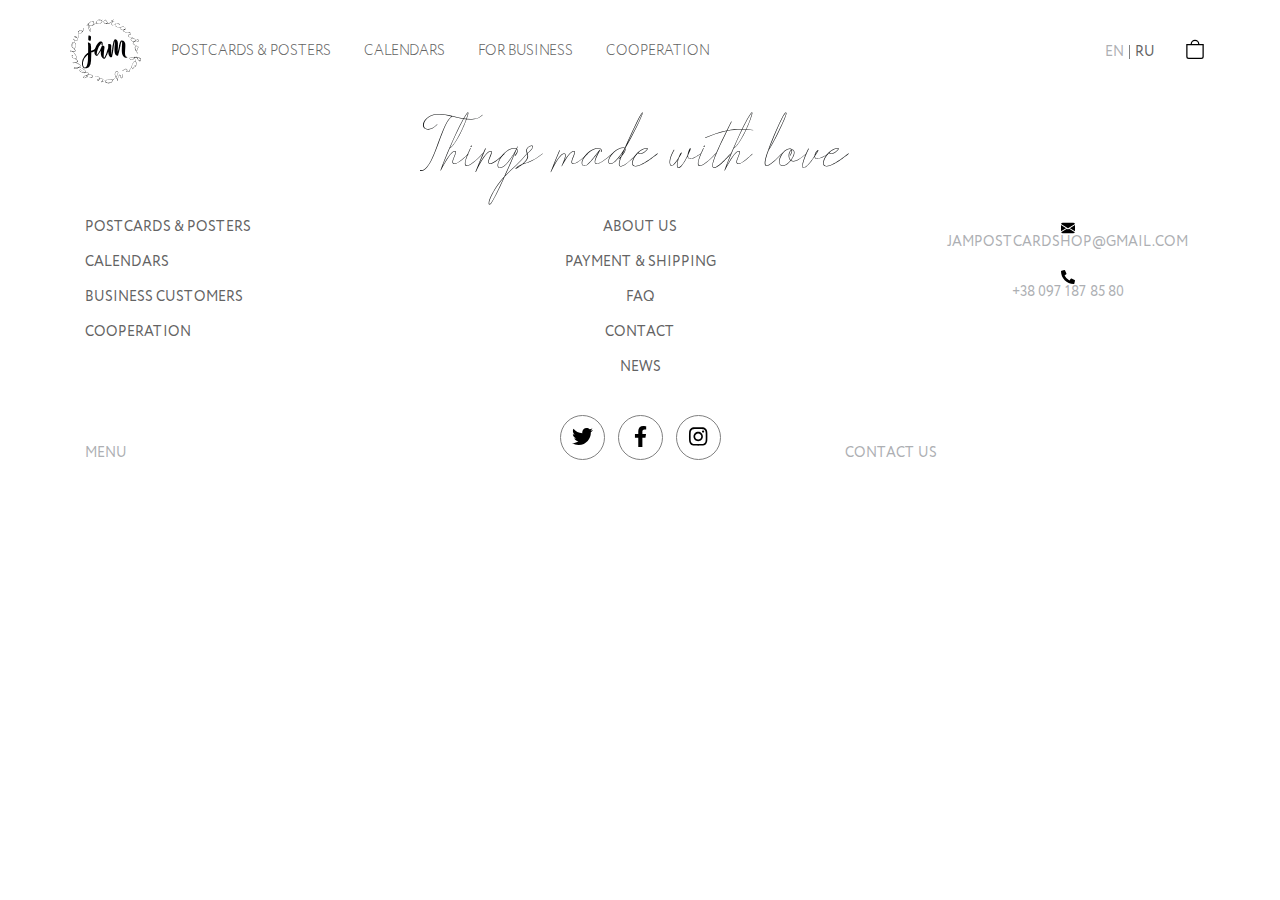
<file: base.html>
<!doctype html>
<html lang="en">
  <head>
    <!-- Required meta tags -->
    <meta charset="utf-8">
    <meta name="viewport" content="width=device-width, initial-scale=1, shrink-to-fit=no">

    <!-- Bootstrap CSS -->
    <link rel="stylesheet" href="/css/owl.carousel.min.css">
    <link rel="stylesheet" href="/Bootstrap/bootstrap.min.css">
    <link rel="stylesheet" href="/fonts/Nether/nether.otf">
    <link rel="stylesheet" href="../css/main.min.css">
    <title>Jam - Открытки на подарок</title>
  </head>
  <body>
    <script src="/js/all.min.js"></script>
    <nav class="collapse navbar-collapse navbar" id="navbarContent">
      <ul>
        <li><a href="#">postcards & posters</a></li>
        <li><a href="#">calendars</a></li>
        <li><a href="#">croporate design</a></li>
        <li><a href="#">cooperation</a></li>
      </ul>

      <div class="contacts-top">
        <div class="mail">
          <svg class="bi bi-envelope-fill" width="1em" height="1em" viewBox="0 0 16 16" fill="currentColor" xmlns="http://www.w3.org/2000/svg">
            <path fill-rule="evenodd" d="M.05 3.555A2 2 0 0 1 2 2h12a2 2 0 0 1 1.95 1.555L8 8.414.05 3.555zM0 4.697v7.104l5.803-3.558L0 4.697zM6.761 8.83l-6.57 4.027A2 2 0 0 0 2 14h12a2 2 0 0 0 1.808-1.144l-6.57-4.027L8 9.586l-1.239-.757zm3.436-.586L16 11.801V4.697l-5.803 3.546z"/>
          </svg>
          <p>jampostcardshop@gmail.com</p>
        </div>

        <div class="call">
          <i class="fas fa-phone-alt"></i>
          <p>+38 097 187 85 80</p>
        </div>
      </div>

      <div class="social">
        <a href="#"><i class="fab fa-twitter"></i></a>
        <a href="#"><i class="fab fa-facebook-f"></i></a>
        <a href="#"><i class="fab fa-instagram"></i></a>
      </div>
    </nav>

    <div class="shadow" data-toggle="collapse" data-target="#navbarContent" aria-controls="navbarContent" aria-expanded="false" aria-label="Toggle navigation"></div>

    <header class="conteiner-fluid">
      <div class="container px-0 clearfix">
        <a href="#" class="float-left logo">
            <svg xmlns="http://www.w3.org/2000/svg" xmlns:xlink="http://www.w3.org/1999/xlink" width="71px" height="65px">
                <g>
                    <path fill-rule="evenodd"  fill="rgb(0, 0, 2)" d="M70.676,41.865 C70.539,42.083 70.360,42.213 70.145,42.258 C70.133,42.255 70.125,42.249 70.120,42.241 C70.115,42.232 70.107,42.227 70.095,42.224 C69.983,42.252 69.858,42.237 69.719,42.180 C69.580,42.123 69.445,42.046 69.313,41.950 C69.181,41.855 69.057,41.753 68.942,41.644 C68.827,41.536 68.738,41.448 68.674,41.380 C68.525,41.227 68.362,41.027 68.180,40.785 C67.998,40.542 67.810,40.289 67.612,40.027 C67.414,39.765 67.215,39.501 67.012,39.236 C66.810,38.971 66.619,38.734 66.443,38.521 C66.298,38.509 66.172,38.498 66.066,38.490 C65.960,38.481 65.844,38.474 65.717,38.469 C65.590,38.464 65.472,38.457 65.363,38.447 C65.254,38.438 65.162,38.430 65.086,38.424 C65.011,38.417 64.970,38.409 64.964,38.398 C64.947,38.639 64.954,38.902 64.981,39.189 C65.008,39.476 65.041,39.760 65.081,40.043 C65.121,40.325 65.161,40.592 65.203,40.844 C65.244,41.096 65.277,41.309 65.308,41.482 C65.386,41.690 65.446,41.883 65.488,42.060 C65.530,42.235 65.545,42.346 65.539,42.389 C65.537,42.397 65.530,42.407 65.527,42.415 C65.630,42.491 65.737,42.552 65.829,42.664 C65.977,42.844 66.106,43.057 66.211,43.304 C66.315,43.550 66.393,43.816 66.440,44.101 C66.526,44.604 66.547,45.025 66.522,45.351 C66.497,45.677 66.426,45.986 66.310,46.271 C66.194,46.557 66.028,46.856 65.807,47.162 C65.586,47.467 65.298,47.852 64.920,48.298 C64.845,48.361 64.790,48.378 64.756,48.352 C64.511,48.551 64.253,48.721 63.986,48.861 C63.719,49.002 63.475,49.102 63.258,49.166 C63.191,49.309 63.132,49.449 63.081,49.588 C63.031,49.726 62.984,49.867 62.942,50.010 C62.900,50.103 62.835,50.160 62.749,50.181 C62.662,50.201 62.634,50.166 62.664,50.077 C62.736,49.880 62.785,49.722 62.815,49.604 C62.845,49.487 62.890,49.362 62.951,49.230 C62.871,49.232 62.792,49.234 62.713,49.235 C62.571,49.223 62.426,49.212 62.278,49.204 C62.129,49.195 62.006,49.154 61.909,49.083 C61.693,48.952 61.560,48.770 61.502,48.544 C61.443,48.317 61.442,48.067 61.488,47.790 C61.535,47.513 61.618,47.219 61.731,46.904 C61.843,46.589 61.968,46.270 62.104,45.944 C62.240,45.617 62.382,45.297 62.531,44.981 C62.680,44.664 62.820,44.373 62.957,44.107 C63.011,44.008 63.061,43.921 63.107,43.844 C63.153,43.768 63.199,43.697 63.244,43.630 C63.290,43.564 63.338,43.498 63.388,43.433 C63.439,43.368 63.498,43.289 63.566,43.195 C63.794,42.881 64.002,42.638 64.205,42.474 C64.408,42.310 64.601,42.209 64.791,42.179 C64.948,42.153 65.100,42.177 65.249,42.233 C65.237,42.195 65.224,42.162 65.212,42.119 C65.187,42.027 65.163,41.945 65.140,41.873 C65.118,41.800 65.110,41.776 65.116,41.800 C65.100,41.740 65.085,41.583 65.063,41.330 C65.040,41.076 65.018,40.811 64.995,40.531 C64.978,40.442 64.964,40.360 64.953,40.285 C64.942,40.209 64.929,40.128 64.915,40.042 C64.885,39.503 64.823,38.963 64.728,38.425 C64.650,38.522 64.570,38.664 64.485,38.847 C64.401,39.030 64.300,39.225 64.183,39.428 C64.065,39.632 63.920,39.835 63.746,40.033 C63.573,40.232 63.363,40.404 63.118,40.547 C62.873,40.689 62.590,40.787 62.271,40.842 C61.953,40.895 61.587,40.886 61.176,40.818 C61.055,40.792 60.935,40.769 60.816,40.747 C60.697,40.725 60.589,40.674 60.489,40.595 C60.400,40.527 60.308,40.461 60.213,40.397 C60.119,40.333 60.037,40.254 59.965,40.161 C59.796,39.953 59.686,39.777 59.639,39.624 C59.591,39.471 59.586,39.332 59.624,39.201 C59.662,39.071 59.736,38.948 59.849,38.830 C59.962,38.711 60.094,38.589 60.246,38.461 C60.277,38.443 60.308,38.426 60.339,38.409 C60.458,38.331 60.583,38.271 60.717,38.233 C60.948,38.167 61.211,38.115 61.507,38.079 C61.803,38.042 62.065,38.012 62.294,37.994 C62.348,37.988 62.442,37.986 62.574,37.986 C62.707,37.986 62.869,37.987 63.059,37.990 C63.249,37.993 63.457,37.999 63.684,38.008 C63.911,38.017 64.148,38.030 64.396,38.045 C64.406,37.994 64.417,37.949 64.427,37.908 C64.438,37.868 64.447,37.822 64.457,37.771 C64.494,37.669 64.541,37.649 64.599,37.714 C64.638,37.768 64.675,37.822 64.711,37.876 C64.746,37.930 64.780,37.984 64.812,38.039 C65.245,38.001 65.678,37.974 66.112,37.961 C66.043,37.899 65.963,37.798 65.870,37.658 C65.855,37.612 65.854,37.578 65.867,37.556 C65.881,37.533 65.901,37.516 65.927,37.505 C65.940,37.500 65.954,37.497 65.969,37.498 C65.984,37.498 66.000,37.501 66.018,37.507 C66.052,37.519 66.081,37.538 66.107,37.561 C66.202,37.714 66.285,37.829 66.358,37.902 C66.431,37.976 66.505,38.050 66.580,38.126 C66.974,38.196 67.369,38.270 67.763,38.347 C67.908,38.357 68.043,38.372 68.167,38.393 C68.291,38.415 68.411,38.442 68.527,38.477 C68.642,38.512 68.757,38.550 68.873,38.593 C68.988,38.635 69.110,38.675 69.237,38.713 C69.279,38.730 69.355,38.764 69.464,38.815 C69.573,38.866 69.693,38.929 69.822,39.004 C69.952,39.080 70.087,39.168 70.228,39.269 C70.368,39.370 70.492,39.485 70.596,39.615 C70.743,39.764 70.850,39.981 70.910,40.264 C70.969,40.546 70.980,40.831 70.942,41.113 C70.903,41.395 70.814,41.647 70.676,41.865 ZM63.588,48.789 C63.648,48.766 63.710,48.744 63.773,48.722 C63.902,48.666 64.077,48.580 64.295,48.457 C64.513,48.333 64.725,48.179 64.927,47.991 C65.062,47.834 65.194,47.674 65.322,47.512 C65.410,47.357 65.453,47.223 65.454,47.111 C65.465,46.906 65.429,46.780 65.354,46.732 C65.278,46.683 65.186,46.682 65.078,46.727 C64.970,46.772 64.851,46.853 64.720,46.968 C64.589,47.083 64.470,47.212 64.360,47.355 C63.952,47.878 63.630,48.366 63.402,48.854 C63.465,48.833 63.527,48.812 63.588,48.789 ZM64.945,42.512 C64.737,42.479 64.522,42.562 64.291,42.747 C64.024,42.959 63.787,43.211 63.570,43.506 C63.354,43.800 63.158,44.110 62.977,44.443 C62.796,44.775 62.634,45.116 62.487,45.472 C62.341,45.828 62.209,46.174 62.097,46.515 C61.984,46.856 61.895,47.181 61.834,47.493 C61.772,47.805 61.752,48.079 61.785,48.317 C61.820,48.602 61.954,48.794 62.206,48.884 C62.457,48.973 62.755,48.989 63.098,48.922 C63.129,48.874 63.156,48.825 63.178,48.777 C63.200,48.728 63.231,48.675 63.269,48.619 C63.384,48.420 63.542,48.182 63.733,47.899 C63.924,47.616 64.119,47.350 64.325,47.101 C64.530,46.851 64.732,46.652 64.940,46.505 C65.147,46.358 65.339,46.335 65.519,46.446 C65.704,46.560 65.784,46.727 65.753,46.947 C65.829,46.840 65.879,46.766 65.904,46.726 C65.929,46.686 65.950,46.650 65.966,46.618 C65.981,46.586 65.998,46.547 66.014,46.501 C66.031,46.456 66.061,46.378 66.104,46.266 C66.178,46.076 66.233,45.820 66.259,45.503 C66.285,45.185 66.274,44.857 66.223,44.523 C66.173,44.190 66.085,43.870 65.964,43.566 C65.842,43.263 65.690,43.020 65.517,42.835 C65.344,42.649 65.151,42.544 64.945,42.512 ZM64.201,38.289 C64.147,38.274 64.092,38.270 64.038,38.276 C63.709,38.279 63.379,38.280 63.050,38.279 C62.790,38.302 62.525,38.301 62.256,38.281 C61.987,38.260 61.716,38.263 61.443,38.283 C61.431,38.282 61.382,38.297 61.297,38.327 C61.212,38.358 61.114,38.393 61.003,38.434 C60.893,38.474 60.782,38.510 60.671,38.544 C60.559,38.577 60.473,38.599 60.411,38.611 C60.297,38.681 60.195,38.767 60.102,38.869 C60.010,38.971 59.945,39.078 59.908,39.192 C59.870,39.307 59.866,39.429 59.894,39.563 C59.922,39.697 59.999,39.834 60.124,39.976 C60.243,40.117 60.380,40.234 60.539,40.325 C60.697,40.415 60.864,40.488 61.041,40.541 C61.219,40.594 61.399,40.628 61.584,40.640 C61.768,40.652 61.943,40.645 62.107,40.617 C62.464,40.550 62.801,40.412 63.108,40.192 C63.416,39.971 63.700,39.684 63.948,39.324 C64.037,39.202 64.119,39.044 64.190,38.849 C64.260,38.654 64.318,38.476 64.365,38.317 C64.310,38.313 64.256,38.303 64.201,38.289 ZM70.445,40.020 C70.364,39.900 70.273,39.798 70.173,39.714 C69.944,39.527 69.702,39.359 69.447,39.208 C69.193,39.056 68.929,38.933 68.657,38.835 C68.385,38.738 68.111,38.670 67.835,38.628 C67.560,38.586 67.290,38.587 67.024,38.624 C67.339,39.001 67.648,39.420 67.944,39.883 C68.240,40.346 68.514,40.725 68.784,41.007 C68.870,41.105 68.970,41.207 69.084,41.313 C69.198,41.419 69.318,41.515 69.444,41.600 C69.570,41.684 69.697,41.746 69.828,41.784 C69.958,41.822 70.084,41.814 70.205,41.756 C70.292,41.718 70.372,41.632 70.444,41.495 C70.516,41.359 70.591,41.239 70.671,41.138 C70.683,40.884 70.690,40.629 70.691,40.373 C70.608,40.258 70.526,40.140 70.445,40.020 ZM68.353,22.358 C68.200,22.464 68.049,22.558 67.900,22.638 C67.751,22.718 67.618,22.780 67.500,22.825 C67.383,22.870 67.313,22.899 67.292,22.912 C67.178,22.943 67.042,22.971 66.884,22.994 C66.725,23.018 66.561,23.037 66.392,23.053 C66.222,23.068 66.054,23.081 65.885,23.092 C65.717,23.104 65.568,23.110 65.438,23.111 C65.294,23.109 65.162,23.112 65.042,23.120 C64.923,23.127 64.801,23.128 64.678,23.122 C64.555,23.117 64.428,23.108 64.299,23.097 C64.169,23.086 64.027,23.065 63.872,23.034 C63.857,23.044 63.841,23.057 63.825,23.073 C63.808,23.088 63.790,23.108 63.768,23.133 C63.687,23.217 63.614,23.301 63.549,23.385 C63.485,23.469 63.425,23.560 63.368,23.659 C63.312,23.759 63.259,23.876 63.210,24.011 C63.161,24.147 63.118,24.309 63.080,24.497 C63.113,24.549 63.145,24.602 63.178,24.655 C63.204,24.680 63.228,24.707 63.252,24.734 C63.275,24.762 63.304,24.790 63.339,24.821 C63.477,24.925 63.638,25.040 63.822,25.168 C64.005,25.295 64.195,25.422 64.392,25.548 C64.588,25.674 64.782,25.791 64.974,25.899 C65.166,26.006 65.344,26.092 65.508,26.155 C65.525,26.147 65.539,26.153 65.551,26.174 C65.556,26.183 65.559,26.194 65.563,26.205 C65.585,26.213 65.605,26.208 65.630,26.235 C65.637,26.253 65.657,26.285 65.689,26.332 C65.828,26.399 65.955,26.474 66.069,26.555 C66.184,26.637 66.300,26.721 66.418,26.807 C66.537,26.895 66.664,26.986 66.801,27.082 C66.938,27.179 67.099,27.276 67.284,27.376 C67.496,27.463 67.683,27.553 67.845,27.646 C68.006,27.739 68.153,27.785 68.287,27.782 C68.393,27.847 68.427,27.937 68.388,28.052 C68.348,28.151 68.307,28.250 68.266,28.348 C68.232,28.558 68.170,28.819 68.077,29.130 C67.983,29.440 67.875,29.750 67.751,30.059 C67.628,30.369 67.499,30.653 67.367,30.911 C67.235,31.169 67.114,31.346 67.009,31.443 C66.906,31.478 66.811,31.510 66.725,31.539 C66.638,31.568 66.545,31.569 66.444,31.543 C66.342,31.517 66.229,31.452 66.104,31.352 C65.978,31.251 65.828,31.092 65.652,30.879 C65.628,30.927 65.647,31.019 65.709,31.156 C65.770,31.292 65.842,31.430 65.924,31.570 C66.006,31.711 66.085,31.838 66.159,31.953 C66.233,32.068 66.269,32.136 66.268,32.156 C66.419,32.356 66.543,32.523 66.640,32.654 C66.738,32.784 66.821,32.901 66.891,33.001 C66.961,33.101 67.024,33.189 67.082,33.264 C67.139,33.339 67.203,33.424 67.274,33.521 C67.344,33.618 67.430,33.730 67.531,33.857 C67.631,33.983 67.760,34.144 67.916,34.342 C67.980,34.388 68.010,34.456 68.006,34.544 C68.003,34.589 67.993,34.617 67.975,34.631 C67.970,34.634 67.965,34.636 67.960,34.638 C67.959,34.638 67.957,34.639 67.956,34.639 C67.954,34.639 67.953,34.639 67.951,34.639 C67.948,34.640 67.945,34.640 67.942,34.639 C67.929,34.638 67.914,34.633 67.897,34.624 C67.663,34.362 67.458,34.126 67.284,33.914 C67.110,33.701 66.920,33.464 66.715,33.203 C66.509,32.942 66.318,32.671 66.141,32.391 C66.034,32.216 65.916,32.038 65.785,31.855 C65.654,31.672 65.554,31.467 65.481,31.237 C65.449,31.081 65.426,30.977 65.414,30.922 C65.401,30.868 65.392,30.829 65.389,30.806 C65.385,30.783 65.383,30.754 65.382,30.720 C65.381,30.685 65.372,30.608 65.354,30.486 C65.290,30.362 65.234,30.251 65.183,30.153 C65.133,30.054 65.090,29.958 65.053,29.864 C65.016,29.770 64.984,29.673 64.956,29.571 C64.929,29.468 64.907,29.347 64.890,29.205 C64.867,29.006 64.853,28.836 64.847,28.694 C64.842,28.552 64.847,28.419 64.864,28.296 C64.880,28.173 64.908,28.055 64.946,27.941 C64.985,27.826 65.040,27.701 65.112,27.565 C65.140,27.501 65.172,27.434 65.207,27.366 C65.243,27.297 65.292,27.258 65.354,27.249 C65.423,27.277 65.463,27.330 65.473,27.409 C65.535,27.895 65.561,28.375 65.553,28.845 C65.544,29.315 65.562,29.794 65.606,30.285 C65.679,30.376 65.764,30.486 65.863,30.614 C65.961,30.743 66.068,30.859 66.183,30.963 C66.298,31.067 66.417,31.141 66.542,31.183 C66.667,31.226 66.791,31.196 66.913,31.092 C67.015,31.006 67.095,30.888 67.153,30.738 C67.211,30.588 67.264,30.478 67.314,30.408 C67.357,30.320 67.398,30.234 67.437,30.152 C67.476,30.069 67.516,29.971 67.558,29.855 C67.599,29.740 67.643,29.599 67.690,29.433 C67.737,29.266 67.794,29.057 67.859,28.806 C67.914,28.601 67.962,28.441 68.004,28.326 C68.046,28.211 68.071,28.158 68.080,28.165 C68.054,28.143 67.939,28.082 67.735,27.986 C67.532,27.890 67.219,27.658 66.793,27.310 C66.611,27.202 66.436,27.096 66.268,26.991 C66.101,26.885 65.952,26.760 65.822,26.614 C65.818,26.605 65.783,26.594 65.715,26.580 C65.653,26.568 65.570,26.490 65.470,26.363 C65.444,26.370 65.415,26.376 65.395,26.387 C65.317,26.374 65.203,26.325 65.053,26.241 C64.902,26.157 64.755,26.071 64.611,25.982 C64.529,25.932 64.411,25.858 64.255,25.763 C64.100,25.667 63.938,25.561 63.771,25.444 C63.604,25.328 63.447,25.211 63.299,25.092 C63.152,24.973 63.049,24.861 62.990,24.753 C62.978,24.729 62.958,24.692 62.931,24.642 C62.903,24.592 62.887,24.543 62.883,24.493 C62.880,24.403 62.892,24.303 62.919,24.192 C62.908,24.075 62.915,23.992 62.939,23.945 C62.974,23.851 63.018,23.776 63.073,23.720 C63.127,23.664 63.182,23.582 63.237,23.473 C63.337,23.239 63.429,23.061 63.512,22.942 C63.225,22.871 62.919,22.767 62.597,22.634 C62.274,22.501 61.984,22.316 61.723,22.077 C61.682,22.043 61.625,21.980 61.553,21.888 C61.481,21.797 61.406,21.699 61.329,21.595 C61.252,21.492 61.181,21.390 61.115,21.289 C61.049,21.188 61.002,21.105 60.976,21.039 C60.867,20.808 60.812,20.598 60.810,20.407 C60.808,20.216 60.835,20.041 60.894,19.881 C60.952,19.721 61.032,19.575 61.136,19.445 C61.239,19.314 61.343,19.198 61.449,19.099 C61.486,19.059 61.557,19.048 61.606,19.017 C61.385,18.940 61.186,18.872 61.017,18.814 C60.838,18.753 60.636,18.679 60.411,18.594 C60.186,18.510 59.965,18.421 59.749,18.329 C59.533,18.236 59.330,18.138 59.139,18.033 C58.948,17.929 58.797,17.821 58.684,17.709 C58.644,17.678 58.605,17.645 58.569,17.609 C58.533,17.574 58.502,17.540 58.476,17.508 C58.363,17.466 58.282,17.388 58.235,17.270 C58.187,17.152 58.160,17.025 58.152,16.889 C58.145,16.752 58.153,16.619 58.177,16.492 C58.200,16.364 58.223,16.269 58.246,16.208 C58.274,16.154 58.330,16.083 58.413,15.996 C58.496,15.909 58.596,15.822 58.713,15.737 C58.831,15.651 58.962,15.570 59.108,15.494 C59.254,15.417 59.401,15.360 59.549,15.322 C59.698,15.283 59.845,15.273 59.990,15.291 C60.135,15.309 60.265,15.364 60.378,15.454 C60.254,15.171 60.145,14.925 60.052,14.716 C59.958,14.507 59.884,14.274 59.827,14.016 C59.812,13.821 59.795,13.624 59.777,13.428 C59.756,13.423 59.714,13.438 59.652,13.473 C59.590,13.507 59.494,13.538 59.366,13.565 C59.238,13.592 59.082,13.608 58.898,13.612 C58.714,13.617 58.499,13.593 58.251,13.542 C58.292,13.548 58.300,13.547 58.273,13.537 C58.246,13.527 58.200,13.517 58.133,13.506 C58.067,13.496 57.986,13.482 57.892,13.465 C57.796,13.448 57.706,13.434 57.619,13.421 C57.533,13.409 57.452,13.397 57.378,13.385 C57.304,13.372 57.254,13.362 57.227,13.353 C57.073,13.350 56.955,13.335 56.873,13.306 C56.802,13.282 56.767,13.257 56.746,13.233 C56.681,13.258 56.620,13.285 56.498,13.290 C56.329,13.298 56.132,13.290 55.909,13.269 C55.685,13.248 55.451,13.213 55.207,13.165 C54.962,13.117 54.729,13.058 54.507,12.987 C54.284,12.917 54.087,12.836 53.914,12.742 C53.741,12.648 53.623,12.542 53.558,12.420 C53.532,12.357 53.497,12.296 53.453,12.238 C53.408,12.181 53.383,12.120 53.376,12.057 C53.361,11.961 53.347,11.871 53.335,11.787 C53.322,11.702 53.315,11.623 53.313,11.552 C53.310,11.480 53.315,11.410 53.326,11.340 C53.336,11.270 53.361,11.198 53.400,11.122 C53.219,11.158 53.043,11.165 52.873,11.142 C52.703,11.120 52.508,11.106 52.291,11.103 C52.132,11.097 51.955,11.058 51.757,10.989 C51.558,10.920 51.373,10.828 51.198,10.713 C51.023,10.598 50.875,10.456 50.753,10.287 C50.631,10.118 50.569,9.933 50.567,9.730 C50.572,9.601 50.564,9.470 50.542,9.336 C50.521,9.202 50.532,9.084 50.577,8.981 C50.654,8.819 50.724,8.697 50.793,8.579 C50.775,8.582 50.759,8.591 50.740,8.589 C50.470,8.585 50.217,8.585 49.981,8.588 C49.745,8.591 49.507,8.585 49.266,8.571 C49.024,8.557 48.775,8.531 48.518,8.494 C48.260,8.457 47.974,8.401 47.657,8.329 C47.638,8.334 47.625,8.334 47.618,8.330 C47.546,8.315 47.432,8.278 47.274,8.223 C47.117,8.167 46.950,8.103 46.774,8.030 C46.598,7.958 46.427,7.878 46.261,7.792 C46.094,7.706 45.967,7.622 45.880,7.538 C45.590,7.362 45.371,7.169 45.221,6.955 C45.072,6.741 44.979,6.521 44.944,6.293 C44.910,6.065 44.929,5.841 45.006,5.620 C45.007,5.616 45.011,5.613 45.012,5.610 C44.991,5.622 44.977,5.633 44.952,5.646 C44.797,5.725 44.612,5.798 44.400,5.867 C44.186,5.937 43.958,6.002 43.714,6.063 C43.470,6.124 43.233,6.168 43.004,6.193 C42.774,6.219 42.564,6.223 42.373,6.206 C42.182,6.190 42.037,6.139 41.936,6.053 C41.891,6.004 41.839,5.962 41.778,5.926 C41.718,5.891 41.674,5.845 41.647,5.788 C41.550,5.615 41.495,5.473 41.484,5.363 C41.472,5.252 41.485,5.120 41.520,4.965 C41.538,4.853 41.555,4.763 41.570,4.695 C41.586,4.627 41.603,4.537 41.620,4.425 C41.730,4.132 41.826,3.884 41.908,3.680 C41.990,3.476 42.060,3.252 42.118,3.006 C42.124,2.981 42.144,2.938 42.180,2.880 C42.216,2.821 42.238,2.776 42.245,2.744 C42.033,2.861 41.865,2.954 41.741,3.023 C41.617,3.092 41.520,3.148 41.451,3.190 C41.381,3.233 41.325,3.266 41.281,3.289 C41.237,3.312 41.189,3.337 41.136,3.364 C41.083,3.391 41.014,3.424 40.929,3.464 C40.844,3.504 40.722,3.562 40.563,3.639 C40.432,3.723 40.302,3.807 40.173,3.893 C40.144,3.901 40.137,3.896 40.121,3.897 C39.872,4.015 39.639,4.123 39.437,4.207 C39.210,4.301 38.958,4.400 38.681,4.506 C38.405,4.613 38.126,4.699 37.844,4.767 C37.670,4.806 37.488,4.854 37.297,4.914 C37.107,4.973 36.911,4.992 36.706,4.972 C36.575,4.942 36.485,4.923 36.439,4.914 C36.392,4.905 36.359,4.897 36.340,4.891 C36.320,4.886 36.297,4.876 36.271,4.863 C36.244,4.850 36.181,4.828 36.080,4.797 C35.960,4.810 35.852,4.823 35.756,4.833 C35.660,4.844 35.568,4.849 35.481,4.848 C35.394,4.847 35.305,4.839 35.215,4.825 C35.125,4.811 35.022,4.783 34.905,4.742 C34.742,4.683 34.604,4.628 34.491,4.575 C34.378,4.522 34.276,4.461 34.187,4.393 C34.097,4.326 34.016,4.249 33.942,4.163 C33.868,4.076 33.792,3.969 33.715,3.839 C33.675,3.785 33.636,3.725 33.597,3.660 C33.557,3.596 33.546,3.531 33.564,3.464 C33.615,3.406 33.673,3.387 33.738,3.409 C34.145,3.549 34.530,3.721 34.891,3.923 C35.253,4.125 35.630,4.303 36.026,4.459 C36.125,4.423 36.243,4.380 36.381,4.333 C36.518,4.285 36.649,4.224 36.775,4.149 C36.900,4.075 37.003,3.983 37.085,3.873 C37.167,3.764 37.193,3.626 37.162,3.460 C37.136,3.322 37.078,3.193 36.987,3.073 C36.895,2.954 36.832,2.855 36.798,2.777 C36.748,2.697 36.698,2.620 36.651,2.547 C36.603,2.474 36.543,2.393 36.471,2.304 C36.399,2.216 36.308,2.113 36.199,1.998 C36.089,1.882 35.951,1.740 35.783,1.570 C35.647,1.431 35.542,1.316 35.470,1.227 C35.398,1.137 35.366,1.089 35.375,1.083 C35.348,1.101 35.255,1.193 35.099,1.359 C34.942,1.526 34.637,1.746 34.194,2.034 C34.036,2.174 33.882,2.307 33.731,2.432 C33.581,2.558 33.422,2.656 33.254,2.727 C33.246,2.727 33.222,2.758 33.184,2.821 C33.146,2.884 33.043,2.941 32.877,2.993 C32.860,3.074 32.844,3.104 32.827,3.083 C32.811,3.063 32.811,3.027 32.827,2.973 C32.827,2.967 32.827,2.960 32.827,2.953 C32.794,2.933 32.780,2.903 32.784,2.863 C32.788,2.823 32.819,2.790 32.878,2.763 C32.895,2.763 32.928,2.757 32.978,2.744 C33.088,2.631 33.198,2.534 33.308,2.452 C33.419,2.371 33.532,2.288 33.648,2.205 C33.764,2.121 33.888,2.030 34.019,1.931 C34.149,1.833 34.290,1.710 34.442,1.565 C34.596,1.386 34.741,1.234 34.878,1.109 C35.015,0.983 35.110,0.853 35.162,0.716 C35.254,0.636 35.337,0.639 35.411,0.725 C35.471,0.806 35.532,0.889 35.592,0.971 C35.740,1.090 35.917,1.260 36.119,1.482 C36.321,1.703 36.516,1.940 36.704,2.191 C36.892,2.442 37.058,2.687 37.203,2.926 C37.348,3.165 37.435,3.358 37.467,3.504 C37.452,3.623 37.439,3.732 37.427,3.832 C37.416,3.931 37.379,4.026 37.320,4.119 C37.260,4.211 37.166,4.300 37.040,4.387 C36.913,4.473 36.733,4.562 36.500,4.654 C36.528,4.698 36.606,4.716 36.734,4.709 C36.862,4.702 36.996,4.685 37.136,4.658 C37.275,4.630 37.403,4.602 37.519,4.573 C37.636,4.544 37.701,4.535 37.717,4.544 C37.928,4.470 38.102,4.411 38.239,4.364 C38.376,4.317 38.496,4.278 38.599,4.247 C38.702,4.216 38.792,4.186 38.871,4.157 C38.949,4.128 39.039,4.097 39.139,4.063 C39.240,4.029 39.357,3.986 39.490,3.933 C39.624,3.880 39.794,3.812 40.002,3.730 C40.051,3.691 40.102,3.700 40.154,3.719 C40.185,3.688 40.215,3.657 40.283,3.612 C40.375,3.552 40.476,3.489 40.587,3.424 C40.697,3.359 40.806,3.297 40.912,3.239 C41.018,3.180 41.097,3.134 41.147,3.099 C41.177,3.080 41.245,3.032 41.352,2.958 C41.459,2.884 41.577,2.804 41.705,2.719 C41.833,2.634 41.960,2.551 42.085,2.469 C42.210,2.388 42.300,2.325 42.355,2.279 C42.393,2.214 42.431,2.149 42.468,2.084 C42.211,2.036 41.992,1.991 41.810,1.948 C41.628,1.906 41.408,1.843 41.149,1.764 C41.068,1.729 41.033,1.683 41.044,1.625 C41.056,1.566 41.109,1.548 41.202,1.572 C41.462,1.652 41.680,1.706 41.857,1.735 C42.035,1.762 42.257,1.801 42.524,1.852 C42.586,1.705 42.643,1.580 42.695,1.478 C42.747,1.376 42.798,1.268 42.848,1.155 C42.898,1.043 42.952,0.914 43.011,0.769 C43.069,0.624 43.136,0.438 43.210,0.212 C43.245,0.146 43.301,0.129 43.378,0.159 C43.455,0.190 43.485,0.241 43.467,0.312 C43.393,0.531 43.326,0.704 43.267,0.832 C43.207,0.959 43.151,1.071 43.099,1.169 C43.047,1.268 42.994,1.371 42.940,1.479 C42.886,1.587 42.829,1.729 42.768,1.904 C42.991,1.951 43.215,2.005 43.439,2.068 C43.663,2.130 43.881,2.205 44.094,2.292 C44.157,2.328 44.183,2.372 44.173,2.425 C44.162,2.477 44.114,2.495 44.028,2.479 C43.816,2.392 43.599,2.318 43.376,2.256 C43.153,2.194 42.930,2.140 42.708,2.094 C42.701,2.123 42.694,2.151 42.687,2.180 C42.667,2.264 42.622,2.400 42.555,2.587 C42.487,2.774 42.413,2.987 42.334,3.226 C42.254,3.464 42.171,3.712 42.083,3.970 C41.996,4.227 41.924,4.467 41.867,4.688 C41.810,4.909 41.771,5.100 41.749,5.259 C41.727,5.419 41.741,5.516 41.790,5.551 C41.945,5.792 42.141,5.935 42.382,5.985 C42.623,6.035 42.878,6.035 43.149,5.987 C43.419,5.938 43.691,5.860 43.964,5.754 C44.237,5.649 44.478,5.553 44.687,5.465 C44.896,5.378 45.058,5.323 45.171,5.298 C45.186,5.294 45.186,5.302 45.198,5.301 C45.256,5.207 45.291,5.102 45.369,5.016 C45.533,4.842 45.733,4.682 45.971,4.540 C46.209,4.399 46.468,4.287 46.750,4.208 C47.031,4.129 47.327,4.089 47.636,4.090 C47.944,4.091 48.250,4.145 48.549,4.252 C48.699,4.305 48.819,4.367 48.910,4.436 C49.000,4.505 49.068,4.582 49.114,4.665 C49.160,4.748 49.193,4.844 49.214,4.951 C49.234,5.058 49.252,5.179 49.269,5.314 C49.407,5.218 49.536,5.125 49.658,5.036 C49.780,4.947 49.860,4.905 49.896,4.910 C49.940,4.920 49.980,4.939 50.017,4.966 C50.022,4.977 50.027,4.987 50.032,4.997 C50.057,5.049 50.062,5.090 50.049,5.119 C50.035,5.149 50.010,5.161 49.974,5.155 C49.937,5.195 49.867,5.256 49.766,5.342 C49.665,5.427 49.555,5.512 49.437,5.596 C49.319,5.679 49.211,5.756 49.115,5.827 C49.018,5.897 48.962,5.939 48.947,5.953 C48.943,5.951 48.939,5.949 48.935,5.946 C48.879,5.968 48.838,5.941 48.811,5.863 C48.784,5.786 48.784,5.725 48.813,5.681 C48.841,5.659 48.869,5.637 48.897,5.615 C49.023,5.497 49.098,5.374 49.121,5.246 C49.144,5.117 49.124,4.993 49.060,4.875 C48.997,4.756 48.897,4.654 48.761,4.569 C48.625,4.485 48.465,4.422 48.283,4.382 C47.968,4.321 47.652,4.305 47.339,4.337 C47.026,4.368 46.736,4.439 46.470,4.548 C46.204,4.656 45.967,4.801 45.759,4.981 C45.551,5.161 45.388,5.366 45.268,5.594 C45.059,5.985 45.055,6.331 45.244,6.632 C45.433,6.935 45.777,7.223 46.272,7.514 C46.614,7.712 46.984,7.870 47.384,7.992 C47.784,8.115 48.191,8.205 48.609,8.265 C49.027,8.325 49.438,8.359 49.844,8.366 C50.245,8.373 50.621,8.358 50.972,8.317 C51.018,8.257 51.064,8.186 51.111,8.140 C51.199,8.054 51.295,7.987 51.398,7.938 C51.501,7.890 51.621,7.848 51.756,7.814 C51.946,7.715 52.152,7.642 52.371,7.596 C52.591,7.551 52.807,7.547 53.019,7.586 C53.158,7.573 53.291,7.581 53.419,7.609 C53.546,7.637 53.675,7.677 53.805,7.728 C53.935,7.780 54.065,7.841 54.195,7.911 C54.325,7.981 54.466,8.054 54.619,8.131 C54.733,8.186 54.841,8.271 54.944,8.385 C55.047,8.499 55.137,8.627 55.216,8.769 C55.294,8.911 55.358,9.057 55.409,9.206 C55.459,9.356 55.489,9.494 55.499,9.620 C55.526,9.675 55.529,9.733 55.510,9.792 C55.513,9.820 55.509,9.844 55.500,9.865 C55.491,9.887 55.484,9.908 55.480,9.930 C55.484,10.017 55.486,10.084 55.486,10.130 C55.486,10.177 55.470,10.246 55.439,10.336 C55.422,10.407 55.367,10.481 55.274,10.562 C55.181,10.643 55.076,10.717 54.960,10.787 C54.844,10.856 54.723,10.911 54.598,10.952 C54.472,10.993 54.365,11.010 54.277,11.004 C54.229,11.014 54.182,11.009 54.136,10.987 C54.082,10.992 54.022,10.999 53.956,11.007 C53.890,11.016 53.814,11.031 53.729,11.053 C53.694,11.107 53.672,11.147 53.665,11.174 C53.569,11.501 53.547,11.769 53.599,11.978 C53.650,12.188 53.749,12.354 53.896,12.479 C54.042,12.604 54.225,12.700 54.446,12.767 C54.666,12.833 54.897,12.882 55.138,12.913 C55.380,12.944 55.618,12.966 55.854,12.979 C56.089,12.991 56.291,13.006 56.461,13.020 C56.630,13.033 56.754,13.054 56.833,13.079 C56.887,13.096 56.893,13.124 56.877,13.158 C56.920,13.159 56.949,13.151 57.013,13.164 C57.166,13.182 57.309,13.199 57.444,13.214 C57.578,13.229 57.716,13.245 57.856,13.263 C57.996,13.281 58.147,13.297 58.310,13.312 C58.472,13.327 58.653,13.336 58.853,13.339 C59.075,13.318 59.281,13.284 59.471,13.236 C59.662,13.187 59.817,13.131 59.938,13.067 C60.055,13.076 60.116,13.140 60.120,13.258 C60.112,13.335 60.110,13.428 60.114,13.538 C60.118,13.649 60.116,13.748 60.109,13.836 C60.103,14.003 60.124,14.162 60.172,14.316 C60.220,14.470 60.277,14.620 60.345,14.765 C60.412,14.911 60.484,15.058 60.560,15.206 C60.636,15.355 60.704,15.508 60.764,15.665 C60.680,15.670 60.560,15.660 60.405,15.637 C60.249,15.614 60.081,15.601 59.901,15.599 C59.721,15.597 59.541,15.617 59.362,15.656 C59.182,15.696 59.025,15.774 58.891,15.888 C58.730,16.030 58.609,16.165 58.528,16.292 C58.446,16.420 58.396,16.541 58.378,16.657 C58.373,16.716 58.369,16.775 58.364,16.834 C58.377,16.977 58.435,17.122 58.538,17.269 C58.595,17.270 58.632,17.311 58.648,17.391 C58.687,17.399 58.720,17.420 58.746,17.453 C58.762,17.474 58.773,17.492 58.779,17.510 C58.948,17.663 59.154,17.799 59.397,17.922 C59.640,18.045 59.889,18.159 60.145,18.266 C60.401,18.373 60.646,18.471 60.879,18.559 C61.113,18.647 61.298,18.722 61.436,18.780 C61.573,18.792 61.659,18.837 61.695,18.912 C61.719,18.963 61.682,18.974 61.656,18.991 C61.727,18.954 61.779,18.900 61.870,18.880 C62.050,18.841 62.251,18.831 62.472,18.851 C62.694,18.871 62.927,18.920 63.172,18.998 C63.417,19.076 63.657,19.179 63.893,19.308 C64.128,19.436 64.349,19.585 64.556,19.753 C64.762,19.920 64.938,20.107 65.082,20.312 C65.288,20.601 65.438,20.933 65.530,21.300 C65.581,21.266 65.618,21.244 65.641,21.235 C65.664,21.225 65.686,21.220 65.706,21.218 C65.726,21.217 65.749,21.214 65.774,21.209 C65.799,21.203 65.842,21.187 65.904,21.158 C66.027,21.100 66.205,21.016 66.439,20.904 C66.672,20.792 66.926,20.701 67.199,20.633 C67.472,20.564 67.744,20.549 68.014,20.592 C68.285,20.634 68.520,20.785 68.716,21.046 C68.845,21.225 68.903,21.396 68.891,21.555 C68.878,21.715 68.824,21.862 68.728,21.996 C68.631,22.131 68.506,22.251 68.353,22.358 ZM65.400,28.919 C65.404,28.539 65.376,28.117 65.312,27.655 C65.261,27.761 65.210,27.866 65.158,27.971 C65.066,28.146 65.020,28.333 65.018,28.535 C65.016,28.737 65.034,28.959 65.072,29.202 C65.098,29.370 65.142,29.528 65.207,29.675 C65.271,29.823 65.345,29.959 65.429,30.085 C65.405,29.687 65.395,29.299 65.400,28.919 ZM34.887,4.108 C34.594,3.948 34.253,3.801 33.866,3.674 C33.928,3.770 33.990,3.866 34.052,3.962 C34.151,4.126 34.279,4.251 34.435,4.336 C34.592,4.421 34.772,4.494 34.976,4.556 C35.117,4.600 35.257,4.619 35.396,4.614 C35.536,4.610 35.671,4.591 35.802,4.557 C35.485,4.418 35.181,4.269 34.887,4.108 ZM54.242,10.657 C54.322,10.636 54.397,10.612 54.466,10.586 C54.535,10.560 54.600,10.529 54.662,10.492 C54.723,10.455 54.787,10.394 54.855,10.309 C54.839,10.287 54.842,10.260 54.863,10.228 C54.865,10.225 54.867,10.223 54.869,10.220 C54.792,10.256 54.727,10.282 54.676,10.297 C54.624,10.313 54.576,10.325 54.533,10.336 C54.490,10.346 54.448,10.362 54.409,10.383 C54.369,10.404 54.324,10.436 54.275,10.479 C54.226,10.522 54.176,10.568 54.123,10.616 C54.071,10.665 54.019,10.713 53.967,10.762 C54.069,10.713 54.161,10.678 54.242,10.657 ZM53.585,10.838 C53.666,10.713 53.740,10.614 53.808,10.541 C53.876,10.468 53.973,10.380 54.102,10.277 C54.185,10.212 54.263,10.155 54.336,10.107 C54.409,10.059 54.485,10.021 54.565,9.995 C54.645,9.969 54.730,9.948 54.820,9.930 C54.910,9.913 55.019,9.903 55.147,9.902 C55.168,9.902 55.185,9.908 55.199,9.920 C55.210,9.903 55.221,9.888 55.231,9.872 C55.223,9.790 55.241,9.717 55.284,9.653 C55.247,9.597 55.243,9.548 55.272,9.505 C55.234,9.291 55.141,9.066 54.989,8.834 C54.838,8.601 54.686,8.427 54.537,8.312 C54.424,8.224 54.306,8.152 54.184,8.096 C54.061,8.039 53.937,7.996 53.810,7.967 C53.552,7.896 53.296,7.852 53.043,7.834 C52.790,7.817 52.548,7.828 52.318,7.866 C52.059,7.939 51.828,8.022 51.624,8.111 C51.421,8.201 51.260,8.313 51.143,8.445 C51.119,8.453 51.090,8.484 51.056,8.540 C51.022,8.595 50.997,8.621 50.980,8.617 C50.883,8.763 50.820,8.919 50.788,9.084 C50.711,9.421 50.722,9.706 50.820,9.940 C50.918,10.174 51.065,10.361 51.262,10.503 C51.460,10.646 51.691,10.749 51.960,10.814 C52.228,10.880 52.496,10.907 52.766,10.895 C52.906,10.889 53.039,10.890 53.166,10.900 C53.293,10.910 53.432,10.889 53.585,10.838 ZM65.232,20.934 C65.164,20.778 65.077,20.625 64.973,20.476 C64.805,20.242 64.592,20.034 64.335,19.853 C64.077,19.672 63.803,19.527 63.514,19.420 C63.225,19.313 62.937,19.249 62.649,19.227 C62.362,19.204 62.101,19.227 61.868,19.290 C61.634,19.353 61.443,19.465 61.293,19.622 C61.143,19.778 61.061,19.986 61.043,20.245 C61.032,20.353 61.040,20.466 61.067,20.582 C61.093,20.699 61.112,20.813 61.123,20.924 C61.144,21.039 61.224,21.173 61.362,21.328 C61.501,21.483 61.653,21.637 61.819,21.791 C61.985,21.945 62.142,22.082 62.292,22.202 C62.442,22.323 62.540,22.395 62.587,22.416 C62.737,22.495 62.897,22.550 63.068,22.581 C63.239,22.612 63.397,22.645 63.541,22.680 C63.580,22.687 63.618,22.697 63.656,22.710 C63.695,22.723 63.733,22.733 63.772,22.740 C63.782,22.734 63.793,22.724 63.804,22.712 C63.814,22.699 63.825,22.690 63.835,22.683 C63.856,22.669 63.881,22.670 63.909,22.684 C64.041,22.565 64.163,22.447 64.276,22.329 C64.388,22.211 64.499,22.096 64.610,21.984 C64.722,21.871 64.838,21.766 64.961,21.668 C65.083,21.570 65.221,21.476 65.376,21.385 C65.348,21.241 65.300,21.091 65.232,20.934 ZM65.025,21.898 C64.910,21.990 64.801,22.084 64.698,22.179 C64.595,22.274 64.494,22.375 64.398,22.482 C64.301,22.589 64.196,22.695 64.084,22.800 C64.355,22.846 64.613,22.867 64.873,22.890 C64.848,22.856 64.819,22.841 64.801,22.781 C64.767,22.674 64.767,22.600 64.800,22.557 C64.810,22.550 64.821,22.543 64.831,22.537 C64.868,22.513 64.904,22.524 64.940,22.568 C64.956,22.558 64.973,22.547 64.991,22.535 C65.009,22.524 65.031,22.516 65.056,22.511 C65.167,22.497 65.258,22.412 65.329,22.253 C65.400,22.095 65.427,21.891 65.406,21.640 C65.267,21.720 65.140,21.806 65.025,21.898 ZM68.635,21.279 C68.557,21.118 68.458,21.008 68.338,20.947 C68.219,20.887 68.092,20.854 67.958,20.847 C67.823,20.840 67.692,20.851 67.564,20.878 C67.436,20.905 67.324,20.931 67.227,20.957 C66.950,21.038 66.684,21.120 66.428,21.203 C66.173,21.285 65.891,21.404 65.583,21.559 C65.627,21.830 65.622,22.076 65.569,22.297 C65.515,22.518 65.404,22.668 65.239,22.749 C65.191,22.778 65.144,22.827 65.096,22.896 C65.086,22.909 65.073,22.901 65.063,22.911 C65.443,22.935 65.812,22.936 66.165,22.899 C66.814,22.832 67.417,22.636 67.966,22.290 C68.061,22.234 68.153,22.165 68.240,22.084 C68.327,22.003 68.414,21.925 68.501,21.850 C68.493,21.854 68.485,21.859 68.477,21.864 C68.466,21.870 68.464,21.868 68.469,21.859 C68.475,21.850 68.484,21.835 68.495,21.817 C68.506,21.798 68.522,21.780 68.541,21.762 C68.560,21.745 68.572,21.729 68.578,21.713 C68.606,21.672 68.633,21.611 68.659,21.529 C68.684,21.447 68.676,21.364 68.635,21.279 ZM32.304,26.049 C31.314,26.336 31.562,25.402 31.491,23.895 C31.314,24.038 31.420,23.931 31.279,24.110 L30.714,24.936 C30.714,24.972 30.678,24.972 30.678,25.007 L30.572,25.223 C30.113,26.300 29.017,27.341 28.841,27.772 C28.487,28.741 28.523,28.490 28.205,29.208 C28.063,29.423 27.993,29.746 27.887,29.997 C27.250,31.541 26.756,33.228 26.720,35.023 L26.685,35.813 C26.932,35.920 26.826,35.849 27.109,35.705 L27.215,35.669 C27.356,35.167 27.250,35.561 27.533,35.202 L29.017,33.013 C29.159,32.761 29.300,32.367 29.618,32.115 L29.583,31.900 C29.830,31.649 30.077,31.218 30.219,30.643 C30.325,30.033 30.572,29.854 30.784,29.423 C30.926,29.208 30.961,28.992 31.067,28.777 C31.350,28.167 31.844,27.413 31.809,26.767 C32.339,26.659 32.304,26.551 32.587,26.300 L32.905,26.336 C32.975,26.731 32.905,26.767 33.223,26.874 C33.435,26.946 33.682,27.018 33.823,27.090 C34.353,27.341 34.353,27.556 34.601,28.203 C34.495,28.310 34.495,28.131 34.459,28.490 C34.424,28.669 34.424,28.705 34.424,28.885 L33.929,33.049 C33.894,33.408 33.929,33.408 33.894,33.767 C33.823,35.561 33.470,38.720 34.106,38.685 C34.318,38.541 35.131,37.249 35.166,37.141 C35.661,35.884 35.626,36.280 36.120,34.987 L36.615,33.515 C36.779,32.780 38.014,29.623 38.184,29.102 C38.148,27.657 38.328,26.131 38.170,25.295 L38.488,25.079 C39.159,24.720 40.290,24.864 40.785,25.367 C40.855,25.438 40.785,25.367 40.855,25.474 C41.633,26.264 41.103,28.131 41.173,29.854 C41.209,30.249 41.280,30.464 41.280,30.859 L41.244,33.228 C41.244,33.587 41.173,34.592 41.244,34.915 C41.067,35.130 41.138,35.202 41.280,35.382 C41.138,35.633 41.209,35.130 41.173,35.669 C41.386,35.526 41.244,35.669 41.280,35.382 L41.421,34.987 C41.739,33.623 41.598,34.018 41.739,33.120 C41.774,33.013 41.810,32.905 41.810,32.905 C41.845,32.690 41.845,32.797 41.845,32.582 C41.845,32.546 41.845,32.331 41.845,32.295 C41.880,32.259 41.880,32.223 41.880,32.223 C41.880,32.223 41.880,32.259 41.916,32.187 L41.986,32.151 C41.880,31.721 41.916,31.325 42.022,31.039 C42.022,31.003 42.092,30.967 42.057,30.967 L42.198,30.679 C42.304,30.356 42.234,30.392 42.128,30.285 L42.552,27.090 C42.728,26.013 42.976,25.187 43.152,24.182 C43.577,21.705 43.506,21.992 44.354,20.879 C44.495,20.664 44.354,20.807 44.566,20.592 C44.707,20.449 45.308,20.341 45.379,20.341 C45.944,20.341 47.216,21.274 47.605,22.459 C47.923,23.356 47.958,24.720 47.888,25.725 C47.888,26.085 47.888,26.300 47.923,26.659 C47.994,27.556 47.676,31.505 47.782,32.618 C47.888,32.438 47.817,32.690 47.923,32.331 L48.913,27.628 C49.054,26.874 48.736,27.377 49.372,25.259 C49.690,24.110 49.937,22.854 50.574,21.885 C50.821,21.490 51.775,21.418 52.164,21.454 L52.906,21.669 C53.153,21.813 53.012,21.705 53.259,21.813 C53.825,22.064 54.496,22.997 54.885,23.643 C54.955,23.751 54.849,23.572 54.991,23.823 C54.991,23.823 55.061,24.038 55.061,24.074 C55.521,25.151 55.309,28.238 55.238,29.567 C55.097,31.541 54.849,34.162 55.203,36.028 C55.344,36.782 55.662,37.213 55.980,37.644 C56.864,37.715 57.111,37.320 57.464,38.362 C57.005,38.398 57.818,38.864 55.556,38.720 C54.602,38.685 53.330,37.536 52.835,36.495 C52.729,36.280 52.694,36.243 52.588,36.028 C51.351,33.731 51.881,29.243 51.952,26.731 C51.987,25.761 52.340,23.859 51.952,22.603 C50.962,22.925 50.644,26.049 50.361,27.341 C50.326,27.449 50.255,27.700 50.220,27.772 L48.983,33.300 C48.771,34.197 48.382,35.167 48.241,35.992 C48.135,36.351 48.100,36.531 47.746,36.674 C46.898,37.033 46.404,36.351 45.909,35.992 C45.661,35.813 45.485,35.561 45.273,35.202 C43.577,32.115 45.202,23.572 44.919,22.351 C44.849,22.567 44.707,22.746 44.601,23.069 C44.531,23.320 44.531,23.643 44.425,23.967 C44.283,24.433 44.248,24.146 44.142,24.828 L43.683,27.700 C43.541,29.279 43.011,33.192 42.728,34.485 L42.516,35.382 C42.481,35.633 42.304,36.028 42.304,36.280 C42.234,36.674 42.163,37.823 41.880,38.074 C40.820,39.080 38.735,37.392 38.346,34.126 C38.283,33.562 38.262,33.019 38.250,32.482 C37.988,33.347 37.494,34.821 37.216,35.418 L36.721,36.280 C36.509,36.926 35.237,39.546 34.636,39.726 C33.717,39.941 32.940,39.474 32.410,38.685 C32.233,38.433 32.162,38.398 31.986,38.218 C31.067,37.177 30.749,35.059 30.820,33.515 C30.855,32.977 30.926,32.331 30.926,31.792 C30.643,32.115 30.749,32.151 30.466,32.438 L30.396,32.510 L30.254,32.618 C30.254,32.654 30.254,32.690 30.219,32.690 L28.947,34.485 C28.593,34.951 28.523,34.844 28.346,35.454 C28.240,35.849 27.957,36.136 27.533,36.423 C27.498,36.531 27.498,36.495 27.462,36.567 C27.392,36.710 27.462,36.567 27.427,36.710 L27.109,36.746 L26.968,36.854 C26.685,36.926 26.508,36.997 26.155,36.818 L25.590,36.351 C25.519,36.243 25.378,36.064 25.307,35.956 C25.165,35.741 25.484,35.884 25.095,35.777 C24.741,35.346 24.388,33.946 24.423,33.120 C24.447,32.758 24.474,32.460 24.504,32.177 C24.233,32.295 23.966,32.417 23.823,32.546 C23.010,33.372 21.561,33.192 21.314,33.587 C21.066,34.018 21.314,33.803 21.314,34.341 L21.066,41.126 C21.066,42.095 20.854,42.454 20.748,43.818 C20.642,45.397 20.395,45.541 19.653,47.121 C19.476,47.480 19.405,47.587 19.193,47.731 C18.557,48.126 19.052,48.234 18.310,48.521 C18.027,48.628 17.568,49.095 16.437,49.310 C16.154,49.346 15.589,49.346 15.412,49.203 C14.670,49.167 13.681,49.167 13.150,48.377 C13.150,48.377 13.080,48.197 13.044,48.162 C13.186,48.305 12.832,47.839 13.044,48.162 C13.009,48.126 12.974,48.090 12.903,48.018 C12.726,47.803 12.161,46.116 12.055,45.649 C11.878,44.715 12.055,44.464 12.055,43.567 C12.267,43.495 12.126,43.638 12.267,43.387 L12.055,43.351 L12.055,43.028 L12.161,42.956 L12.232,42.167 C12.232,42.167 12.832,40.156 12.868,40.085 C13.009,39.941 12.868,40.085 12.974,39.905 C13.080,39.762 13.009,39.941 13.080,39.762 C13.115,39.690 13.150,39.582 13.150,39.510 L13.186,39.510 C13.221,39.474 13.292,39.690 13.292,39.331 C13.292,39.331 14.211,37.572 14.317,37.392 C14.458,37.141 14.635,36.962 14.811,36.818 L14.988,36.602 C15.624,35.777 18.098,33.515 18.133,33.408 L18.133,28.633 C18.204,27.377 18.133,24.649 17.850,23.751 L18.027,23.428 L18.734,23.500 C19.123,23.967 19.794,23.967 20.289,24.469 C21.066,25.331 20.677,25.331 20.854,26.551 C20.995,27.305 21.102,28.203 21.137,29.100 C21.172,29.710 20.819,30.643 21.031,31.756 C21.632,31.325 22.197,31.397 22.762,31.146 C23.540,30.751 24.317,30.572 24.918,29.674 C25.039,29.506 25.167,29.307 25.293,29.101 L25.590,28.238 C25.943,27.485 26.826,25.690 27.215,25.259 C27.816,24.505 28.947,23.249 29.583,22.854 C30.183,22.423 30.148,22.603 30.749,22.603 C31.562,22.603 32.339,23.141 32.622,23.823 C32.622,23.859 32.763,25.223 32.657,25.438 C32.622,25.761 32.657,25.941 32.304,26.049 ZM14.317,39.438 C14.069,40.085 13.822,40.300 13.645,41.090 C13.539,41.449 13.398,42.741 13.080,42.669 C12.938,43.567 13.221,43.279 13.009,43.531 C13.009,44.859 12.797,45.218 13.080,46.367 C13.186,46.654 13.256,46.833 13.468,47.264 C13.716,47.767 13.610,47.695 13.822,48.126 L13.999,48.090 L14.175,48.341 L14.387,48.521 C14.599,48.521 14.917,48.413 14.917,48.628 C15.518,48.449 15.518,48.449 15.942,48.090 C16.437,47.659 16.437,47.695 16.896,46.546 C17.780,44.285 17.956,42.167 17.956,39.582 C17.956,38.398 17.921,36.602 18.027,35.741 C17.214,35.813 14.635,39.295 14.317,39.438 ZM18.522,16.392 C19.264,16.428 18.734,16.500 19.476,16.392 C19.935,16.859 19.653,16.536 20.041,16.787 C20.677,17.218 21.208,17.613 21.031,18.690 L20.748,21.202 C20.642,21.597 20.571,21.561 20.395,21.813 C19.794,21.849 18.487,21.669 18.345,21.059 C18.275,20.664 18.310,18.546 18.381,18.115 C18.416,17.505 18.451,16.859 18.522,16.392 ZM31.906,1.161 C31.829,1.237 31.739,1.306 31.636,1.370 C31.681,1.425 31.726,1.480 31.770,1.536 C31.842,1.647 31.917,1.759 31.996,1.870 C32.075,1.982 32.124,2.102 32.143,2.228 C32.197,2.487 32.179,2.731 32.091,2.960 C32.002,3.189 31.866,3.397 31.682,3.587 C31.498,3.777 31.279,3.949 31.025,4.107 C30.772,4.265 30.504,4.407 30.221,4.534 C29.937,4.661 29.651,4.767 29.359,4.853 C29.067,4.939 28.795,5.004 28.540,5.046 C28.444,5.060 28.357,5.068 28.280,5.073 C28.204,5.078 28.130,5.079 28.061,5.076 C27.991,5.073 27.921,5.068 27.850,5.059 C27.780,5.050 27.694,5.040 27.595,5.030 C27.261,4.993 26.989,4.921 26.780,4.809 C26.570,4.698 26.413,4.559 26.308,4.391 C26.204,4.223 26.144,4.033 26.130,3.822 C26.128,3.799 26.138,3.773 26.137,3.750 C25.996,3.921 25.856,4.090 25.741,4.224 C25.592,4.397 25.419,4.586 25.224,4.791 C25.029,4.996 24.830,5.185 24.628,5.356 C24.465,5.551 24.297,5.703 24.122,5.813 C23.946,5.922 23.756,6.012 23.551,6.083 C23.248,6.177 22.931,6.294 22.599,6.433 C22.268,6.572 21.937,6.697 21.604,6.808 C21.271,6.918 20.939,6.995 20.606,7.039 C20.273,7.083 19.949,7.052 19.631,6.944 C19.580,6.931 19.536,6.912 19.498,6.886 C19.460,6.860 19.426,6.828 19.394,6.793 C19.413,6.820 19.427,6.846 19.436,6.871 C19.446,6.895 19.455,6.920 19.464,6.945 C19.694,7.495 19.894,8.060 20.066,8.637 C20.239,9.215 20.411,9.792 20.584,10.369 C20.631,10.521 20.689,10.691 20.755,10.881 C20.821,11.070 20.880,11.265 20.930,11.466 C20.981,11.666 21.009,11.867 21.015,12.066 C21.022,12.266 20.987,12.453 20.910,12.628 C20.890,12.660 20.850,12.680 20.789,12.688 C20.611,12.666 20.444,12.616 20.288,12.537 C20.133,12.458 19.993,12.362 19.869,12.246 C19.744,12.130 19.634,12.000 19.539,11.854 C19.443,11.709 19.359,11.563 19.288,11.417 C18.956,10.677 18.704,9.874 18.553,9.000 C18.402,8.126 18.320,7.260 18.313,6.403 C18.314,6.206 18.310,6.028 18.302,5.868 C18.294,5.708 18.296,5.553 18.307,5.402 C18.270,5.304 18.241,5.211 18.222,5.122 C18.203,5.033 18.182,4.965 18.159,4.918 C18.136,4.871 18.108,4.855 18.074,4.872 C18.040,4.888 17.987,4.955 17.918,5.072 C17.848,5.190 17.755,5.369 17.641,5.609 C17.527,5.849 17.385,6.166 17.222,6.562 C17.171,6.678 17.123,6.763 17.076,6.818 C17.010,6.908 16.944,7.000 16.879,7.091 C16.837,7.144 16.804,7.171 16.780,7.174 C16.768,7.175 16.758,7.170 16.750,7.158 C16.748,7.155 16.746,7.152 16.745,7.148 C16.743,7.145 16.741,7.140 16.740,7.136 C16.737,7.127 16.735,7.116 16.734,7.104 C16.726,7.086 16.718,7.068 16.710,7.050 C16.743,6.898 16.782,6.762 16.826,6.641 C16.869,6.521 16.925,6.393 16.994,6.257 C17.062,6.121 17.144,5.973 17.240,5.813 C17.335,5.653 17.452,5.458 17.593,5.227 C17.634,5.126 17.689,5.030 17.759,4.937 C17.829,4.845 17.900,4.766 17.971,4.703 C18.043,4.640 18.108,4.593 18.166,4.561 C18.225,4.530 18.263,4.525 18.281,4.545 C18.297,4.589 18.314,4.628 18.333,4.662 C18.351,4.697 18.371,4.731 18.393,4.764 C18.453,4.725 18.514,4.686 18.574,4.648 C18.667,4.576 18.749,4.481 18.821,4.363 C18.892,4.245 19.028,4.076 19.231,3.860 C19.516,3.537 19.859,3.222 20.262,2.920 C20.664,2.619 21.089,2.370 21.530,2.177 C21.641,2.125 21.774,2.078 21.928,2.038 C22.081,1.997 22.216,1.980 22.332,1.985 C22.541,1.981 22.734,2.027 22.908,2.123 C23.082,2.220 23.233,2.332 23.360,2.461 C23.488,2.589 23.591,2.722 23.672,2.857 C23.753,2.992 23.811,3.100 23.847,3.179 C23.906,3.321 23.967,3.471 24.028,3.629 C24.090,3.787 24.132,3.946 24.153,4.105 C24.175,4.264 24.168,4.422 24.133,4.580 C24.098,4.738 24.014,4.887 23.882,5.029 C23.875,5.038 23.832,5.089 23.754,5.181 C23.675,5.273 23.577,5.381 23.459,5.504 C23.342,5.627 23.212,5.750 23.069,5.872 C22.927,5.995 22.785,6.085 22.643,6.140 C22.628,6.181 22.678,6.181 22.794,6.141 C22.910,6.102 23.038,6.053 23.179,5.993 C23.320,5.934 23.448,5.876 23.563,5.819 C23.679,5.763 23.733,5.737 23.725,5.739 C23.932,5.635 24.141,5.491 24.354,5.307 C24.567,5.124 24.773,4.932 24.974,4.731 C25.174,4.529 25.361,4.336 25.533,4.149 C25.706,3.962 25.849,3.813 25.960,3.701 C25.979,3.659 25.998,3.618 26.017,3.576 C26.051,3.518 26.104,3.502 26.163,3.498 C26.174,3.388 26.167,3.281 26.197,3.167 C26.256,2.941 26.343,2.718 26.460,2.499 C26.577,2.280 26.715,2.074 26.875,1.883 C27.157,1.542 27.406,1.291 27.616,1.127 C27.826,0.964 28.042,0.845 28.265,0.772 C28.487,0.699 28.740,0.654 29.021,0.640 C29.303,0.626 29.662,0.604 30.098,0.584 C30.170,0.598 30.207,0.629 30.210,0.675 C30.444,0.725 30.669,0.797 30.885,0.892 C31.101,0.987 31.284,1.089 31.436,1.197 C31.547,1.132 31.652,1.062 31.751,0.985 C31.850,0.909 31.947,0.826 32.042,0.738 C32.112,0.690 32.176,0.687 32.234,0.729 C32.291,0.772 32.289,0.820 32.229,0.875 C32.090,0.990 31.982,1.086 31.906,1.161 ZM18.563,6.107 C18.564,6.920 18.622,7.665 18.724,8.346 C18.826,9.026 18.973,9.685 19.159,10.324 C19.204,10.477 19.270,10.671 19.355,10.907 C19.440,11.142 19.547,11.373 19.676,11.601 C19.805,11.828 19.960,12.024 20.140,12.189 C20.320,12.354 20.528,12.447 20.764,12.470 C20.810,12.360 20.821,12.211 20.798,12.023 C20.774,11.834 20.735,11.641 20.680,11.443 C20.625,11.244 20.565,11.053 20.499,10.870 C20.434,10.687 20.386,10.545 20.356,10.443 C20.194,9.904 20.051,9.438 19.925,9.044 C19.799,8.651 19.684,8.309 19.579,8.018 C19.474,7.727 19.382,7.481 19.301,7.280 C19.221,7.079 19.143,6.902 19.066,6.749 C18.990,6.597 18.917,6.460 18.846,6.337 C18.776,6.215 18.705,6.084 18.632,5.944 C18.609,5.998 18.586,6.053 18.563,6.107 ZM22.726,5.840 C22.876,5.727 23.005,5.626 23.113,5.535 C23.346,5.349 23.517,5.171 23.624,4.996 C23.732,4.823 23.799,4.655 23.823,4.493 C23.847,4.331 23.842,4.179 23.805,4.038 C23.768,3.897 23.728,3.771 23.684,3.659 C23.583,3.413 23.480,3.205 23.376,3.035 C23.272,2.866 23.168,2.729 23.064,2.626 C22.960,2.522 22.860,2.442 22.766,2.384 C22.672,2.327 22.579,2.285 22.487,2.258 C22.476,2.255 22.396,2.257 22.246,2.267 C22.096,2.277 21.911,2.312 21.692,2.373 C21.473,2.434 21.238,2.528 20.989,2.657 C20.740,2.787 20.513,2.966 20.310,3.193 C20.283,3.232 20.180,3.331 20.001,3.491 C19.823,3.651 19.632,3.831 19.430,4.032 C19.228,4.232 19.042,4.430 18.871,4.626 C18.700,4.822 18.604,4.970 18.581,5.067 C18.649,5.224 18.718,5.383 18.788,5.545 C18.849,5.683 18.915,5.840 18.986,6.017 C19.056,6.194 19.121,6.363 19.181,6.523 C19.194,6.560 19.272,6.596 19.412,6.633 C19.553,6.670 19.724,6.697 19.925,6.716 C20.126,6.735 20.338,6.744 20.561,6.743 C20.783,6.742 20.986,6.723 21.171,6.685 C21.356,6.647 21.539,6.582 21.719,6.489 C21.900,6.396 22.075,6.293 22.246,6.180 C22.416,6.066 22.576,5.953 22.726,5.840 ZM31.058,1.249 C31.013,1.221 30.968,1.191 30.923,1.161 C30.824,1.106 30.685,1.038 30.505,0.960 C30.324,0.882 30.131,0.828 29.924,0.798 C29.769,0.801 29.614,0.805 29.458,0.810 C29.327,0.843 29.229,0.898 29.164,0.971 C29.041,1.098 28.985,1.211 28.993,1.307 C29.002,1.403 29.046,1.482 29.126,1.544 C29.206,1.605 29.313,1.651 29.447,1.681 C29.580,1.711 29.716,1.720 29.854,1.708 C30.365,1.670 30.808,1.549 31.192,1.337 C31.147,1.306 31.102,1.276 31.058,1.249 ZM31.393,1.509 C31.350,1.524 31.310,1.542 31.272,1.564 C31.233,1.586 31.189,1.605 31.138,1.620 C30.967,1.689 30.752,1.753 30.492,1.814 C30.231,1.875 29.976,1.909 29.726,1.916 C29.475,1.922 29.255,1.886 29.064,1.807 C28.874,1.728 28.767,1.577 28.745,1.351 C28.723,1.119 28.782,0.944 28.923,0.827 C28.825,0.831 28.758,0.836 28.723,0.840 C28.688,0.844 28.657,0.850 28.631,0.856 C28.604,0.863 28.574,0.873 28.540,0.888 C28.505,0.902 28.444,0.925 28.358,0.956 C28.211,1.009 28.034,1.116 27.829,1.277 C27.624,1.439 27.427,1.633 27.240,1.860 C27.052,2.088 26.886,2.336 26.740,2.603 C26.595,2.870 26.499,3.131 26.448,3.386 C26.397,3.640 26.407,3.874 26.476,4.087 C26.544,4.300 26.698,4.467 26.935,4.591 C27.208,4.736 27.499,4.822 27.812,4.853 C28.124,4.883 28.439,4.872 28.759,4.820 C29.080,4.768 29.394,4.680 29.705,4.555 C30.016,4.431 30.307,4.286 30.580,4.120 C30.852,3.954 31.096,3.772 31.311,3.572 C31.526,3.372 31.691,3.164 31.803,2.947 C31.939,2.689 31.963,2.435 31.868,2.184 C31.774,1.933 31.616,1.707 31.393,1.509 ZM13.537,10.799 C13.445,11.095 13.336,11.384 13.211,11.666 C13.131,11.839 13.055,12.024 12.984,12.220 C12.913,12.416 12.804,12.600 12.656,12.774 C12.545,12.878 12.471,12.950 12.433,12.987 C12.396,13.025 12.368,13.052 12.351,13.066 C12.334,13.081 12.311,13.097 12.283,13.115 C12.254,13.133 12.194,13.180 12.103,13.256 C12.040,13.370 11.983,13.471 11.932,13.561 C11.882,13.651 11.829,13.735 11.774,13.811 C11.719,13.888 11.657,13.964 11.589,14.038 C11.521,14.112 11.433,14.191 11.324,14.277 C11.173,14.396 11.039,14.495 10.923,14.572 C10.807,14.649 10.693,14.713 10.578,14.763 C10.464,14.813 10.347,14.852 10.226,14.880 C10.105,14.909 9.964,14.929 9.802,14.943 C9.730,14.954 9.654,14.963 9.573,14.970 C9.492,14.977 9.427,14.959 9.379,14.915 C9.357,14.845 9.375,14.786 9.434,14.738 C9.802,14.438 10.189,14.170 10.590,13.936 C10.991,13.702 11.383,13.443 11.770,13.158 C11.800,13.054 11.837,12.930 11.882,12.787 C11.927,12.643 11.957,12.500 11.971,12.355 C11.985,12.211 11.971,12.078 11.927,11.957 C11.882,11.836 11.777,11.752 11.611,11.708 C11.472,11.671 11.320,11.667 11.155,11.697 C10.990,11.727 10.862,11.741 10.771,11.737 C10.668,11.748 10.569,11.759 10.474,11.770 C10.379,11.781 10.269,11.800 10.144,11.826 C10.019,11.853 9.871,11.889 9.699,11.938 C9.528,11.986 9.314,12.048 9.058,12.125 C8.849,12.187 8.682,12.231 8.558,12.257 C8.434,12.283 8.371,12.292 8.372,12.280 C8.371,12.313 8.394,12.435 8.444,12.647 C8.495,12.858 8.502,13.226 8.488,13.744 C8.517,13.945 8.541,14.138 8.563,14.325 C8.584,14.512 8.576,14.695 8.539,14.874 C8.534,14.881 8.548,14.915 8.581,14.976 C8.614,15.037 8.604,15.151 8.552,15.321 C8.613,15.370 8.630,15.397 8.603,15.403 C8.593,15.405 8.579,15.390 8.567,15.386 C8.591,15.582 8.611,15.764 8.623,15.923 C8.635,16.095 8.649,16.289 8.664,16.505 C8.680,16.721 8.691,16.937 8.699,17.154 C8.707,17.371 8.706,17.581 8.696,17.785 C8.685,17.990 8.657,18.170 8.610,18.326 C8.611,18.405 8.602,18.485 8.583,18.564 C8.563,18.643 8.518,18.717 8.449,18.786 C8.379,18.855 8.285,18.915 8.166,18.966 C8.047,19.018 7.891,19.052 7.697,19.070 C7.508,19.085 7.319,19.101 7.130,19.118 C7.246,19.334 7.318,19.501 7.342,19.622 C7.381,19.790 7.414,19.963 7.443,20.142 C7.473,20.322 7.482,20.499 7.472,20.676 C7.462,20.853 7.422,21.027 7.352,21.201 C7.282,21.375 7.162,21.545 6.992,21.712 C6.875,21.813 6.733,21.865 6.563,21.870 C6.394,21.875 6.212,21.855 6.019,21.808 C5.825,21.762 5.625,21.695 5.418,21.606 C5.211,21.518 5.018,21.421 4.838,21.316 C4.659,21.212 4.497,21.113 4.353,21.021 C4.209,20.929 4.098,20.854 4.019,20.796 C3.958,20.747 3.898,20.699 3.838,20.651 C3.920,20.773 4.004,20.897 4.089,21.023 C4.175,21.149 4.254,21.278 4.327,21.412 C4.378,21.487 4.436,21.601 4.500,21.752 C4.565,21.903 4.672,22.123 4.827,22.407 C4.871,22.511 4.915,22.615 4.960,22.719 C4.972,22.772 4.975,22.808 4.968,22.828 C4.962,22.848 4.935,22.844 4.888,22.816 C4.868,22.812 4.848,22.807 4.828,22.803 C4.773,22.718 4.719,22.634 4.665,22.549 C4.680,22.544 4.665,22.515 4.619,22.461 C4.572,22.407 4.531,22.329 4.494,22.225 C4.385,22.009 4.278,21.791 4.174,21.570 C4.139,21.509 4.114,21.458 4.100,21.419 C3.957,21.161 3.803,20.916 3.637,20.684 C3.471,20.452 3.304,20.251 3.134,20.081 C3.105,20.026 3.105,19.972 3.134,19.920 C3.162,19.868 3.205,19.841 3.264,19.839 C3.306,19.843 3.374,19.879 3.468,19.948 C3.563,20.018 3.658,20.099 3.754,20.191 C3.851,20.283 3.939,20.367 4.020,20.444 C4.102,20.522 4.150,20.567 4.166,20.581 C4.365,20.717 4.567,20.858 4.773,21.003 C4.980,21.148 5.195,21.269 5.419,21.368 C5.644,21.467 5.878,21.534 6.122,21.570 C6.366,21.607 6.622,21.590 6.892,21.524 C7.040,21.324 7.140,21.123 7.192,20.917 C7.244,20.711 7.262,20.504 7.244,20.295 C7.227,20.086 7.184,19.882 7.116,19.682 C7.047,19.482 6.966,19.290 6.870,19.106 C6.659,19.086 6.425,19.032 6.169,18.944 C5.914,18.855 5.669,18.743 5.436,18.607 C5.204,18.471 5.001,18.316 4.828,18.142 C4.655,17.967 4.543,17.783 4.492,17.591 C4.473,17.526 4.476,17.457 4.499,17.384 C4.522,17.310 4.538,17.236 4.548,17.162 C4.565,17.129 4.593,17.096 4.634,17.063 C4.692,17.037 4.751,17.008 4.809,16.977 C4.867,16.946 4.924,16.927 4.981,16.920 C5.142,16.886 5.312,16.929 5.491,17.048 C5.671,17.166 5.847,17.326 6.021,17.525 C6.196,17.724 6.367,17.944 6.536,18.185 C6.706,18.426 6.857,18.659 6.990,18.883 C7.218,18.902 7.414,18.913 7.579,18.916 C7.745,18.919 7.940,18.866 8.167,18.759 C8.261,18.707 8.327,18.608 8.368,18.462 C8.408,18.316 8.436,18.140 8.453,17.934 C8.471,17.727 8.477,17.504 8.475,17.262 C8.472,17.021 8.468,16.780 8.463,16.540 C8.457,16.301 8.451,16.076 8.443,15.867 C8.434,15.658 8.430,15.485 8.428,15.348 C8.428,15.348 8.428,15.348 8.428,15.348 C8.412,15.346 8.396,15.357 8.381,15.348 C8.348,15.326 8.337,15.285 8.348,15.222 C8.358,15.207 8.372,15.175 8.390,15.125 C8.354,14.980 8.334,14.841 8.327,14.708 C8.321,14.576 8.315,14.440 8.310,14.302 C8.306,14.163 8.299,14.014 8.291,13.856 C8.283,13.697 8.260,13.519 8.223,13.321 C8.158,13.107 8.113,12.912 8.086,12.736 C8.059,12.560 8.003,12.419 7.913,12.314 C7.899,12.196 7.954,12.123 8.076,12.094 C8.187,12.075 8.297,12.056 8.407,12.038 C8.606,11.956 8.868,11.871 9.192,11.785 C9.516,11.700 9.850,11.627 10.193,11.567 C10.535,11.507 10.859,11.465 11.165,11.438 C11.470,11.412 11.697,11.418 11.847,11.453 C11.943,11.518 12.031,11.578 12.111,11.632 C12.192,11.686 12.253,11.760 12.296,11.853 C12.338,11.947 12.357,12.070 12.352,12.221 C12.347,12.372 12.309,12.572 12.243,12.820 C12.299,12.814 12.364,12.752 12.440,12.634 C12.516,12.517 12.587,12.390 12.653,12.253 C12.719,12.117 12.777,11.990 12.827,11.872 C12.878,11.756 12.912,11.692 12.930,11.683 C13.003,11.461 13.066,11.278 13.115,11.135 C13.165,10.991 13.211,10.866 13.252,10.760 C13.293,10.653 13.327,10.559 13.355,10.475 C13.382,10.392 13.415,10.297 13.453,10.192 C13.492,10.086 13.533,9.962 13.577,9.817 C13.622,9.674 13.679,9.490 13.751,9.265 C13.749,9.191 13.788,9.133 13.868,9.091 C13.907,9.071 13.938,9.065 13.961,9.073 C13.967,9.075 13.972,9.078 13.977,9.082 C13.978,9.083 13.979,9.083 13.980,9.085 C13.981,9.086 13.983,9.087 13.984,9.088 C13.986,9.090 13.988,9.093 13.990,9.096 C13.997,9.106 14.002,9.121 14.005,9.139 C13.927,9.458 13.855,9.740 13.783,9.986 C13.712,10.233 13.628,10.504 13.537,10.799 ZM10.752,14.020 C10.429,14.211 10.092,14.450 9.746,14.738 C9.869,14.724 9.991,14.710 10.113,14.697 C10.319,14.680 10.507,14.620 10.678,14.518 C10.849,14.417 11.023,14.288 11.203,14.134 C11.329,14.028 11.432,13.912 11.515,13.786 C11.597,13.660 11.664,13.531 11.716,13.400 C11.395,13.622 11.074,13.828 10.752,14.020 ZM6.216,18.190 C6.048,17.995 5.890,17.826 5.740,17.685 C5.675,17.623 5.609,17.558 5.541,17.489 C5.472,17.420 5.400,17.359 5.324,17.306 C5.247,17.253 5.160,17.219 5.063,17.206 C4.965,17.193 4.860,17.208 4.747,17.252 C4.724,17.379 4.732,17.490 4.769,17.585 C4.805,17.680 4.857,17.766 4.922,17.842 C4.988,17.918 5.063,17.985 5.148,18.044 C5.234,18.103 5.311,18.159 5.381,18.212 C5.558,18.332 5.752,18.449 5.961,18.565 C6.170,18.680 6.415,18.768 6.694,18.831 C6.543,18.599 6.384,18.385 6.216,18.190 ZM3.576,23.369 C3.709,23.318 3.841,23.298 3.971,23.308 C4.244,23.313 4.479,23.384 4.680,23.517 C4.881,23.651 5.048,23.825 5.183,24.040 C5.318,24.255 5.426,24.499 5.511,24.772 C5.596,25.044 5.661,25.326 5.708,25.618 C5.755,25.910 5.781,26.200 5.786,26.489 C5.792,26.779 5.782,27.046 5.754,27.291 C5.742,27.383 5.727,27.465 5.711,27.537 C5.695,27.609 5.676,27.677 5.654,27.741 C5.633,27.805 5.608,27.868 5.581,27.932 C5.553,27.995 5.520,28.072 5.484,28.163 C5.356,28.463 5.212,28.699 5.046,28.869 C4.879,29.040 4.699,29.157 4.504,29.219 C4.326,29.276 4.137,29.285 3.942,29.266 C3.953,29.276 3.962,29.280 3.973,29.291 C4.106,29.417 4.244,29.573 4.390,29.755 C4.536,29.938 4.680,30.136 4.823,30.350 C4.965,30.563 5.092,30.773 5.202,30.982 C5.313,31.190 5.395,31.385 5.448,31.569 C5.501,31.752 5.503,31.901 5.454,32.018 C5.386,32.151 5.315,32.256 5.241,32.332 C5.167,32.409 5.053,32.478 4.900,32.539 C4.632,32.607 4.371,32.659 4.118,32.696 C3.864,32.732 3.586,32.731 3.283,32.689 C3.221,32.684 3.143,32.669 3.049,32.645 C2.955,32.620 2.860,32.596 2.763,32.571 C2.666,32.547 2.574,32.525 2.488,32.508 C2.401,32.491 2.334,32.479 2.286,32.473 C2.449,32.575 2.632,32.709 2.835,32.872 C3.038,33.035 3.266,33.231 3.521,33.457 C3.627,33.543 3.734,33.627 3.841,33.711 C3.875,33.708 3.909,33.705 3.937,33.713 C3.972,33.722 3.981,33.744 3.964,33.777 C3.972,33.784 3.976,33.792 3.977,33.800 C4.021,33.821 4.055,33.850 4.080,33.888 C4.255,34.107 4.424,34.309 4.584,34.497 C4.744,34.684 4.898,34.877 5.048,35.077 C5.198,35.276 5.344,35.488 5.486,35.712 C5.629,35.936 5.777,36.193 5.931,36.481 C5.948,36.494 5.957,36.505 5.959,36.512 C5.994,36.577 6.042,36.687 6.103,36.841 C6.164,36.995 6.224,37.160 6.284,37.338 C6.344,37.515 6.396,37.692 6.439,37.868 C6.482,38.045 6.500,38.189 6.492,38.302 C6.546,38.624 6.540,38.898 6.468,39.129 C6.396,39.360 6.281,39.550 6.120,39.698 C5.959,39.846 5.763,39.949 5.530,40.006 C5.521,40.008 5.510,40.005 5.502,40.007 C5.520,40.015 5.526,40.011 5.546,40.020 C5.721,40.100 5.913,40.206 6.123,40.336 C6.333,40.465 6.547,40.610 6.766,40.770 C6.985,40.929 7.188,41.091 7.375,41.255 C7.562,41.420 7.717,41.580 7.840,41.737 C7.964,41.895 8.026,42.035 8.027,42.160 C8.015,42.305 7.991,42.425 7.952,42.519 C7.913,42.612 7.834,42.711 7.715,42.813 C7.490,42.955 7.266,43.080 7.042,43.188 C6.818,43.296 6.556,43.376 6.254,43.423 C6.194,43.437 6.115,43.445 6.017,43.449 C5.919,43.454 5.820,43.458 5.718,43.463 C5.617,43.468 5.523,43.475 5.435,43.483 C5.347,43.492 5.279,43.501 5.231,43.509 C5.425,43.558 5.650,43.631 5.907,43.726 C6.163,43.822 6.457,43.941 6.787,44.082 C6.947,44.141 7.106,44.199 7.266,44.256 C7.305,44.284 7.318,44.300 7.325,44.314 C7.398,44.324 7.450,44.319 7.557,44.353 C7.741,44.412 7.946,44.495 8.171,44.600 C8.396,44.705 8.631,44.824 8.876,44.955 C9.122,45.086 9.348,45.223 9.557,45.366 C9.766,45.509 9.944,45.651 10.092,45.795 C10.240,45.938 10.325,46.070 10.349,46.194 C10.475,46.465 10.510,46.697 10.448,46.893 C10.386,47.088 10.281,47.262 10.129,47.416 C9.977,47.569 9.805,47.711 9.612,47.842 C9.419,47.971 9.252,48.104 9.112,48.241 C9.284,48.285 9.460,48.323 9.641,48.355 C9.821,48.387 9.997,48.428 10.168,48.477 C10.198,48.496 10.207,48.515 10.208,48.534 C10.249,48.538 10.288,48.545 10.325,48.564 C10.606,48.688 10.873,48.798 11.126,48.898 C11.378,48.998 11.630,49.106 11.881,49.221 C12.133,49.337 12.388,49.465 12.649,49.605 C12.909,49.746 13.192,49.914 13.499,50.109 C13.522,50.114 13.536,50.120 13.542,50.126 C13.612,50.169 13.719,50.248 13.865,50.361 C14.010,50.474 14.163,50.598 14.322,50.733 C14.481,50.867 14.633,51.005 14.777,51.146 C14.922,51.287 15.025,51.409 15.087,51.514 C15.309,51.753 15.464,51.980 15.552,52.197 C15.639,52.414 15.671,52.616 15.645,52.803 C15.643,52.805 15.641,52.807 15.638,52.810 C15.631,52.828 15.627,52.861 15.627,52.908 C15.622,52.936 15.617,52.953 15.612,52.957 C15.545,53.140 15.428,53.297 15.283,53.440 C15.356,53.439 15.403,53.431 15.505,53.439 C15.698,53.455 15.889,53.473 16.078,53.494 C16.184,53.507 16.340,53.525 16.544,53.549 C16.748,53.572 16.963,53.602 17.188,53.638 C17.414,53.675 17.630,53.715 17.836,53.761 C18.042,53.806 18.199,53.861 18.307,53.929 C18.329,53.944 18.366,53.968 18.416,53.999 C18.467,54.030 18.504,54.065 18.529,54.104 C18.570,54.177 18.600,54.264 18.617,54.364 C18.678,54.457 18.706,54.526 18.700,54.574 C18.703,54.664 18.687,54.741 18.652,54.807 C18.618,54.872 18.594,54.958 18.582,55.067 C18.574,55.295 18.552,55.474 18.513,55.602 C18.854,55.559 19.228,55.537 19.635,55.533 C20.042,55.529 20.438,55.579 20.829,55.684 C20.889,55.698 20.979,55.730 21.099,55.780 C21.219,55.830 21.345,55.885 21.476,55.943 C21.607,56.001 21.733,56.060 21.851,56.121 C21.970,56.181 22.060,56.233 22.120,56.278 C22.346,56.431 22.506,56.585 22.600,56.742 C22.693,56.900 22.747,57.056 22.760,57.209 C22.773,57.362 22.755,57.512 22.705,57.657 C22.655,57.803 22.596,57.936 22.528,58.056 C22.521,58.071 22.513,58.087 22.503,58.102 C22.499,58.110 22.494,58.117 22.489,58.124 C22.484,58.132 22.478,58.139 22.473,58.147 C22.451,58.176 22.425,58.205 22.395,58.232 C22.335,58.288 22.261,58.339 22.170,58.387 C21.990,58.483 21.774,58.563 21.520,58.625 C21.267,58.686 20.986,58.729 20.679,58.750 C20.373,58.771 20.060,58.770 19.742,58.746 C19.424,58.722 19.112,58.677 18.809,58.610 C18.506,58.543 18.230,58.449 17.981,58.330 C17.625,58.162 17.314,57.939 17.053,57.667 C17.013,57.713 16.982,57.744 16.961,57.760 C16.940,57.775 16.920,57.788 16.898,57.796 C16.878,57.804 16.854,57.815 16.829,57.828 C16.804,57.841 16.765,57.870 16.711,57.915 C16.603,58.006 16.448,58.139 16.244,58.313 C16.041,58.487 15.807,58.651 15.541,58.803 C15.276,58.955 14.988,59.062 14.677,59.121 C14.366,59.180 14.046,59.136 13.722,58.988 C13.506,58.884 13.371,58.763 13.316,58.627 C13.262,58.490 13.259,58.350 13.305,58.205 C13.352,58.061 13.436,57.918 13.556,57.776 C13.676,57.635 13.799,57.506 13.925,57.388 C14.051,57.270 14.168,57.172 14.276,57.094 C14.383,57.016 14.446,56.968 14.463,56.950 C14.572,56.885 14.707,56.815 14.867,56.740 C15.027,56.665 15.195,56.592 15.370,56.520 C15.546,56.448 15.721,56.378 15.897,56.310 C16.074,56.242 16.231,56.185 16.370,56.139 C16.525,56.089 16.666,56.040 16.791,55.992 C16.917,55.944 17.047,55.901 17.182,55.863 C17.317,55.824 17.456,55.787 17.600,55.750 C17.745,55.714 17.907,55.681 18.086,55.653 C18.099,55.639 18.110,55.623 18.121,55.604 C18.132,55.585 18.143,55.562 18.156,55.534 C18.207,55.436 18.250,55.341 18.283,55.250 C18.316,55.158 18.342,55.062 18.361,54.960 C18.379,54.858 18.386,54.743 18.381,54.615 C18.377,54.487 18.355,54.338 18.317,54.171 C18.260,54.139 18.203,54.107 18.147,54.076 C18.108,54.064 18.071,54.051 18.034,54.036 C17.998,54.022 17.955,54.009 17.904,53.996 C17.714,53.959 17.495,53.922 17.247,53.882 C16.999,53.842 16.745,53.806 16.485,53.772 C16.225,53.738 15.972,53.711 15.724,53.690 C15.477,53.670 15.254,53.662 15.054,53.669 C15.040,53.681 15.023,53.681 15.002,53.669 C14.992,53.663 14.985,53.655 14.976,53.648 C14.813,53.750 14.652,53.855 14.448,53.910 C14.478,53.982 14.508,54.055 14.539,54.128 C14.602,54.234 14.597,54.295 14.523,54.312 C14.448,54.328 14.384,54.291 14.331,54.199 C14.313,54.153 14.293,54.108 14.270,54.066 C14.248,54.023 14.228,53.979 14.210,53.932 C14.078,53.936 13.950,53.933 13.825,53.922 C13.701,53.912 13.597,53.904 13.515,53.900 C13.503,53.898 13.491,53.896 13.479,53.894 C13.058,53.881 12.624,53.809 12.181,53.677 C11.739,53.545 11.323,53.335 10.945,53.049 C10.893,53.016 10.841,52.981 10.788,52.943 C10.735,52.905 10.677,52.863 10.611,52.817 C10.454,52.697 10.301,52.556 10.155,52.393 C10.009,52.230 9.892,52.065 9.804,51.898 C9.771,51.891 9.739,51.885 9.707,51.878 C9.664,51.851 9.629,51.818 9.601,51.780 C9.600,51.769 9.599,51.759 9.598,51.748 C9.589,51.664 9.620,51.627 9.689,51.636 C9.633,51.483 9.611,51.338 9.622,51.204 C9.634,51.070 9.690,50.953 9.791,50.856 C9.844,50.800 9.925,50.766 10.035,50.754 C10.145,50.743 10.262,50.745 10.388,50.759 C10.513,50.774 10.638,50.797 10.762,50.827 C10.886,50.858 10.989,50.894 11.071,50.936 C11.437,51.110 11.756,51.272 12.028,51.424 C12.300,51.575 12.549,51.736 12.775,51.908 C13.001,52.081 13.221,52.277 13.437,52.497 C13.653,52.718 13.886,52.979 14.142,53.278 C14.219,53.368 14.284,53.476 14.337,53.601 C14.607,53.501 14.827,53.382 14.998,53.244 C15.169,53.107 15.275,52.946 15.317,52.763 C15.360,52.579 15.328,52.374 15.226,52.147 C15.124,51.919 14.932,51.661 14.654,51.365 C14.364,51.058 14.031,50.771 13.653,50.499 C13.276,50.227 12.879,49.977 12.461,49.747 C12.042,49.516 11.622,49.308 11.198,49.124 C10.782,48.943 10.385,48.792 10.002,48.668 C9.998,48.669 9.993,48.671 9.989,48.671 C9.772,48.607 9.584,48.554 9.422,48.516 C9.261,48.477 9.083,48.442 8.887,48.410 C8.741,48.505 8.595,48.601 8.449,48.698 C8.048,48.971 7.636,49.234 7.211,49.486 C6.786,49.738 6.309,49.907 5.773,49.982 C5.758,49.979 5.744,49.976 5.730,49.973 C5.609,49.995 5.491,50.013 5.375,50.026 C5.260,50.039 5.147,50.048 5.037,50.052 C4.805,50.033 4.597,49.969 4.414,49.861 C4.231,49.752 4.091,49.620 3.995,49.465 C3.899,49.311 3.856,49.144 3.868,48.964 C3.880,48.785 3.966,48.620 4.124,48.469 C4.136,48.464 4.146,48.461 4.155,48.462 C4.163,48.464 4.173,48.461 4.185,48.456 C4.265,48.375 4.380,48.306 4.530,48.250 C4.680,48.193 4.838,48.149 5.004,48.115 C5.170,48.082 5.332,48.057 5.491,48.042 C5.649,48.026 5.774,48.016 5.866,48.012 C6.290,47.988 6.754,47.987 7.257,48.006 C7.760,48.025 8.268,48.065 8.781,48.124 C8.812,48.048 8.835,47.996 8.847,47.970 C8.860,47.943 8.867,47.934 8.870,47.943 C8.872,47.952 8.872,47.971 8.871,48.002 C8.869,48.032 8.871,48.066 8.874,48.103 C9.031,47.989 9.179,47.872 9.320,47.752 C9.461,47.632 9.594,47.515 9.719,47.401 C9.985,47.173 10.142,46.961 10.191,46.763 C10.241,46.566 10.220,46.382 10.128,46.210 C10.036,46.038 9.887,45.877 9.680,45.724 C9.473,45.572 9.249,45.430 9.008,45.298 C8.766,45.166 8.519,45.042 8.267,44.927 C8.015,44.813 7.794,44.708 7.604,44.616 C7.415,44.524 7.274,44.448 7.182,44.391 C7.168,44.382 7.169,44.378 7.159,44.370 C7.112,44.366 7.053,44.356 6.954,44.327 C6.838,44.292 6.715,44.253 6.585,44.208 C6.456,44.164 6.332,44.119 6.211,44.074 C6.090,44.030 5.998,43.997 5.934,43.975 C5.828,43.942 5.678,43.893 5.485,43.828 C5.292,43.762 5.079,43.710 4.847,43.673 C4.705,43.641 4.563,43.608 4.422,43.574 C4.392,43.603 4.358,43.610 4.321,43.595 C4.315,43.597 4.309,43.599 4.302,43.602 C4.248,43.611 4.205,43.592 4.174,43.542 C4.143,43.492 4.136,43.446 4.152,43.403 C4.148,43.395 4.147,43.388 4.148,43.383 C4.150,43.378 4.148,43.372 4.145,43.364 C4.118,43.261 4.147,43.173 4.230,43.099 C4.236,43.097 4.268,43.102 4.325,43.115 C4.383,43.128 4.444,43.142 4.509,43.156 C4.575,43.170 4.635,43.185 4.689,43.198 C4.743,43.211 4.773,43.217 4.779,43.215 C5.244,43.265 5.654,43.243 6.011,43.157 C6.367,43.070 6.669,42.967 6.917,42.848 C7.166,42.729 7.419,42.564 7.679,42.356 C7.688,42.175 7.622,41.996 7.480,41.813 C7.339,41.630 7.162,41.453 6.951,41.281 C6.740,41.109 6.515,40.942 6.274,40.781 C6.034,40.620 5.821,40.476 5.634,40.349 C5.448,40.223 5.305,40.119 5.205,40.039 C5.195,40.031 5.196,40.028 5.188,40.021 C5.056,40.029 4.930,40.057 4.789,40.038 C4.534,40.001 4.266,39.927 3.987,39.813 C3.708,39.699 3.438,39.552 3.180,39.370 C2.922,39.188 2.687,38.973 2.476,38.725 C2.265,38.478 2.101,38.205 1.985,37.909 C1.927,37.761 1.895,37.632 1.890,37.523 C1.885,37.414 1.902,37.319 1.939,37.238 C1.976,37.158 2.032,37.081 2.106,37.008 C2.180,36.936 2.267,36.857 2.367,36.773 C2.195,36.713 2.031,36.658 1.875,36.607 C1.719,36.556 1.632,36.514 1.611,36.482 C1.589,36.441 1.578,36.399 1.576,36.356 C1.581,36.346 1.586,36.337 1.591,36.327 C1.617,36.280 1.646,36.254 1.680,36.249 C1.714,36.245 1.740,36.259 1.760,36.291 C1.818,36.300 1.915,36.323 2.054,36.360 C2.192,36.396 2.336,36.440 2.484,36.491 C2.633,36.542 2.769,36.588 2.892,36.628 C3.014,36.669 3.087,36.692 3.109,36.697 C3.110,36.700 3.110,36.705 3.111,36.709 C3.167,36.742 3.172,36.790 3.127,36.852 C3.082,36.914 3.032,36.946 2.976,36.946 C2.939,36.935 2.902,36.924 2.865,36.913 C2.683,36.874 2.531,36.878 2.411,36.928 C2.290,36.977 2.202,37.058 2.148,37.172 C2.093,37.285 2.077,37.419 2.100,37.572 C2.123,37.726 2.181,37.886 2.273,38.053 C2.437,38.338 2.640,38.599 2.880,38.832 C3.120,39.065 3.377,39.259 3.649,39.412 C3.920,39.567 4.201,39.678 4.491,39.748 C4.781,39.818 5.060,39.838 5.328,39.812 C5.790,39.770 6.074,39.590 6.189,39.282 C6.305,38.973 6.304,38.550 6.204,38.006 C6.132,37.631 6.011,37.256 5.840,36.874 C5.669,36.493 5.468,36.123 5.236,35.758 C5.005,35.395 4.758,35.050 4.493,34.721 C4.228,34.394 3.963,34.098 3.694,33.835 C3.680,33.821 3.695,33.811 3.694,33.799 C3.658,33.779 3.633,33.770 3.580,33.734 C3.484,33.668 3.384,33.596 3.280,33.517 C3.177,33.439 3.077,33.361 2.981,33.285 C2.886,33.208 2.813,33.150 2.761,33.112 C2.674,33.051 2.553,32.962 2.397,32.845 C2.242,32.727 2.063,32.618 1.859,32.516 C1.738,32.445 1.618,32.373 1.499,32.301 C1.459,32.319 1.424,32.316 1.396,32.291 C1.389,32.292 1.382,32.292 1.375,32.292 C1.321,32.286 1.288,32.255 1.279,32.199 C1.269,32.144 1.281,32.098 1.313,32.062 C1.313,32.054 1.314,32.048 1.318,32.043 C1.321,32.039 1.322,32.032 1.322,32.024 C1.338,31.920 1.400,31.846 1.508,31.800 C1.515,31.800 1.542,31.815 1.591,31.843 C1.640,31.872 1.692,31.902 1.748,31.935 C1.804,31.967 1.854,31.998 1.900,32.026 C1.946,32.054 1.972,32.068 1.978,32.068 C2.396,32.249 2.790,32.347 3.160,32.369 C3.530,32.391 3.855,32.381 4.136,32.342 C4.417,32.303 4.721,32.221 5.049,32.101 C5.130,31.935 5.139,31.747 5.079,31.535 C5.018,31.323 4.923,31.106 4.793,30.883 C4.663,30.660 4.517,30.439 4.355,30.218 C4.193,29.997 4.050,29.799 3.925,29.627 C3.800,29.454 3.707,29.314 3.645,29.210 C3.640,29.202 3.642,29.200 3.638,29.192 C3.511,29.158 3.384,29.136 3.259,29.076 C3.051,28.976 2.853,28.850 2.666,28.698 C2.480,28.546 2.313,28.375 2.167,28.187 C1.904,27.855 1.723,27.571 1.617,27.341 C1.512,27.111 1.453,26.883 1.441,26.659 C1.430,26.435 1.455,26.189 1.518,25.920 C1.582,25.652 1.661,25.309 1.762,24.892 C1.797,24.827 1.838,24.798 1.885,24.805 C1.999,24.594 2.135,24.396 2.290,24.212 C2.445,24.028 2.598,23.876 2.748,23.756 C2.716,23.636 2.677,23.521 2.630,23.410 C2.583,23.299 2.529,23.189 2.469,23.078 C2.442,23.002 2.457,22.940 2.516,22.894 C2.575,22.849 2.622,22.861 2.658,22.931 C2.732,23.088 2.796,23.212 2.848,23.301 C2.901,23.391 2.943,23.491 2.977,23.602 C3.044,23.572 3.112,23.541 3.180,23.511 C3.310,23.467 3.442,23.420 3.576,23.369 ZM15.678,56.567 C15.009,56.850 14.445,57.221 14.000,57.698 C13.921,57.777 13.852,57.866 13.792,57.963 C13.733,58.061 13.673,58.155 13.611,58.248 C13.618,58.241 13.624,58.234 13.631,58.228 C13.640,58.219 13.643,58.219 13.641,58.229 C13.639,58.239 13.636,58.254 13.631,58.273 C13.627,58.293 13.618,58.313 13.605,58.334 C13.592,58.355 13.586,58.373 13.586,58.388 C13.573,58.431 13.570,58.491 13.577,58.568 C13.585,58.644 13.629,58.711 13.710,58.767 C13.863,58.873 14.017,58.930 14.172,58.938 C14.327,58.947 14.479,58.930 14.627,58.889 C14.775,58.848 14.912,58.794 15.039,58.727 C15.165,58.660 15.275,58.599 15.369,58.543 C15.633,58.380 15.885,58.219 16.124,58.061 C16.364,57.904 16.617,57.707 16.882,57.470 C16.715,57.262 16.614,57.057 16.577,56.856 C16.539,56.654 16.595,56.492 16.738,56.367 C16.777,56.327 16.807,56.269 16.829,56.196 C16.834,56.181 16.851,56.183 16.858,56.172 C16.440,56.285 16.043,56.414 15.678,56.567 ZM17.072,56.123 C17.113,56.141 17.150,56.144 17.196,56.187 C17.277,56.263 17.310,56.325 17.293,56.372 C17.285,56.381 17.276,56.390 17.268,56.400 C17.239,56.431 17.195,56.436 17.137,56.412 C17.124,56.426 17.111,56.440 17.096,56.457 C17.081,56.473 17.062,56.487 17.036,56.499 C16.924,56.550 16.862,56.652 16.854,56.808 C16.846,56.963 16.906,57.142 17.037,57.342 C17.153,57.227 17.252,57.112 17.336,56.995 C17.420,56.879 17.497,56.763 17.567,56.648 C17.637,56.533 17.701,56.415 17.759,56.292 C17.817,56.170 17.884,56.046 17.959,55.920 C17.647,55.977 17.360,56.050 17.072,56.123 ZM18.321,55.859 C18.313,55.868 18.306,55.880 18.300,55.894 C18.294,55.908 18.286,55.920 18.278,55.929 C18.261,55.948 18.235,55.956 18.198,55.954 C18.107,56.099 18.027,56.239 17.957,56.376 C17.887,56.512 17.817,56.647 17.746,56.779 C17.676,56.911 17.596,57.039 17.506,57.163 C17.417,57.287 17.310,57.414 17.183,57.543 C17.276,57.652 17.394,57.760 17.537,57.866 C17.681,57.972 17.844,58.069 18.025,58.155 C18.312,58.290 18.640,58.389 19.005,58.449 C19.370,58.509 19.737,58.532 20.104,58.520 C20.471,58.507 20.818,58.458 21.144,58.375 C21.471,58.292 21.747,58.181 21.974,58.046 C22.201,57.910 22.357,57.749 22.446,57.566 C22.536,57.383 22.526,57.181 22.421,56.960 C22.381,56.866 22.319,56.776 22.235,56.689 C22.151,56.602 22.077,56.514 22.012,56.426 C21.935,56.338 21.786,56.256 21.563,56.176 C21.341,56.097 21.105,56.023 20.855,55.955 C20.605,55.886 20.372,55.828 20.156,55.782 C19.940,55.736 19.803,55.711 19.742,55.710 C19.545,55.698 19.348,55.709 19.150,55.743 C18.952,55.778 18.767,55.806 18.596,55.828 C18.552,55.836 18.506,55.841 18.459,55.844 C18.412,55.847 18.366,55.852 18.321,55.859 ZM14.030,53.490 C14.003,53.434 13.970,53.381 13.930,53.331 C13.778,53.086 13.576,52.847 13.325,52.612 C13.074,52.377 12.829,52.170 12.587,51.991 C12.441,51.886 12.247,51.762 12.005,51.615 C11.763,51.468 11.515,51.337 11.260,51.223 C11.005,51.110 10.763,51.028 10.533,50.980 C10.302,50.933 10.123,50.960 9.995,51.067 C9.887,51.137 9.845,51.247 9.871,51.397 C9.880,51.436 9.887,51.470 9.890,51.501 C9.893,51.533 9.902,51.566 9.917,51.601 C9.900,51.601 9.925,51.649 9.992,51.744 C10.060,51.838 10.146,51.949 10.251,52.075 C10.356,52.202 10.468,52.333 10.588,52.466 C10.708,52.600 10.811,52.712 10.895,52.803 C10.979,52.893 11.032,52.945 11.055,52.957 C11.077,52.970 11.038,52.920 10.938,52.805 C11.190,52.972 11.455,53.112 11.731,53.227 C12.007,53.342 12.268,53.433 12.514,53.502 C12.673,53.543 12.831,53.578 12.987,53.607 C13.144,53.636 13.303,53.662 13.465,53.685 C13.471,53.686 13.477,53.687 13.483,53.688 C13.714,53.689 13.923,53.677 14.107,53.652 C14.083,53.600 14.058,53.545 14.030,53.490 ZM7.198,48.249 C6.764,48.246 6.355,48.251 5.971,48.269 C5.845,48.270 5.705,48.278 5.549,48.293 C5.394,48.308 5.239,48.332 5.085,48.366 C4.931,48.400 4.787,48.446 4.655,48.506 C4.522,48.566 4.419,48.645 4.345,48.746 C4.290,48.815 4.267,48.905 4.275,49.014 C4.283,49.123 4.278,49.227 4.258,49.323 C4.375,49.455 4.492,49.586 4.610,49.717 C4.738,49.727 4.865,49.739 4.992,49.754 C5.119,49.769 5.247,49.770 5.373,49.756 C5.945,49.679 6.498,49.505 7.037,49.242 C7.575,48.979 8.071,48.670 8.528,48.321 C8.075,48.277 7.631,48.252 7.198,48.249 ZM2.818,24.017 C2.774,24.053 2.732,24.089 2.692,24.125 C2.652,24.162 2.610,24.198 2.566,24.234 C2.484,24.316 2.378,24.433 2.250,24.587 C2.121,24.741 2.013,24.913 1.926,25.102 C1.886,25.249 1.847,25.397 1.808,25.545 C1.805,25.675 1.831,25.779 1.886,25.856 C1.978,25.998 2.074,26.075 2.172,26.087 C2.269,26.099 2.360,26.074 2.443,26.011 C2.526,25.949 2.601,25.858 2.668,25.739 C2.735,25.620 2.781,25.495 2.808,25.361 C2.912,24.872 2.918,24.427 2.818,24.017 ZM2.977,25.526 C2.914,25.764 2.818,25.963 2.687,26.125 C2.556,26.288 2.377,26.356 2.147,26.329 C1.911,26.302 1.753,26.210 1.677,26.052 C1.654,26.145 1.640,26.209 1.635,26.243 C1.629,26.277 1.626,26.307 1.625,26.333 C1.625,26.359 1.627,26.390 1.631,26.425 C1.636,26.461 1.642,26.522 1.650,26.610 C1.662,26.759 1.719,26.948 1.823,27.173 C1.928,27.398 2.068,27.621 2.243,27.843 C2.417,28.065 2.618,28.270 2.845,28.459 C3.071,28.648 3.305,28.790 3.543,28.888 C3.782,28.987 4.017,29.024 4.247,29.004 C4.477,28.984 4.684,28.875 4.871,28.682 C5.087,28.460 5.251,28.208 5.366,27.926 C5.480,27.643 5.554,27.349 5.590,27.040 C5.625,26.732 5.624,26.421 5.587,26.104 C5.549,25.787 5.487,25.484 5.399,25.193 C5.310,24.902 5.199,24.633 5.062,24.387 C4.925,24.141 4.767,23.940 4.585,23.787 C4.369,23.602 4.125,23.524 3.849,23.559 C3.573,23.594 3.304,23.695 3.045,23.863 C3.048,23.907 3.054,23.950 3.065,23.990 C3.075,24.032 3.081,24.078 3.082,24.130 C3.102,24.306 3.103,24.524 3.091,24.783 C3.078,25.042 3.041,25.289 2.977,25.526 ZM0.341,32.376 C0.287,32.321 0.235,32.259 0.184,32.190 C0.192,32.234 0.203,32.282 0.216,32.334 C0.229,32.387 0.245,32.461 0.264,32.558 C0.255,32.637 0.228,32.680 0.180,32.687 C0.133,32.694 0.093,32.662 0.062,32.593 C0.050,32.504 0.026,32.394 -0.007,32.262 C-0.041,32.130 -0.035,32.019 0.009,31.929 C-0.006,31.885 -0.004,31.843 0.015,31.803 C0.034,31.762 0.060,31.742 0.094,31.741 C0.116,31.537 0.162,31.437 0.230,31.440 C0.298,31.444 0.364,31.498 0.428,31.602 C0.492,31.706 0.547,31.835 0.594,31.986 C0.641,32.138 0.651,32.262 0.622,32.359 C0.604,32.412 0.572,32.444 0.525,32.455 C0.457,32.457 0.395,32.431 0.341,32.376 ZM0.352,31.940 C0.325,31.866 0.305,31.816 0.290,31.790 C0.284,31.816 0.282,31.861 0.285,31.922 C0.285,31.935 0.286,31.948 0.286,31.962 C0.324,32.040 0.367,32.100 0.417,32.143 C0.400,32.082 0.379,32.014 0.352,31.940 ZM2.885,43.130 C2.950,43.113 3.034,43.145 3.135,43.225 C3.237,43.305 3.340,43.410 3.445,43.539 C3.550,43.669 3.609,43.783 3.621,43.883 C3.625,43.939 3.608,43.978 3.568,44.002 C3.505,44.024 3.437,44.017 3.364,43.981 C3.291,43.944 3.217,43.901 3.141,43.850 C3.167,43.889 3.196,43.932 3.230,43.978 C3.263,44.024 3.308,44.089 3.364,44.175 C3.388,44.252 3.379,44.302 3.337,44.321 C3.296,44.341 3.246,44.323 3.188,44.266 C3.141,44.187 3.075,44.089 2.991,43.974 C2.906,43.859 2.867,43.753 2.872,43.655 C2.841,43.618 2.825,43.578 2.827,43.534 C2.829,43.490 2.846,43.463 2.878,43.453 C2.816,43.254 2.819,43.146 2.885,43.130 ZM3.129,43.568 C3.135,43.581 3.140,43.593 3.146,43.605 C3.213,43.668 3.278,43.713 3.341,43.738 C3.301,43.686 3.254,43.628 3.199,43.566 C3.145,43.504 3.105,43.462 3.081,43.442 C3.086,43.469 3.102,43.511 3.129,43.568 ZM25.067,57.383 C25.068,57.382 25.069,57.381 25.070,57.380 C25.072,57.378 25.074,57.377 25.076,57.375 C25.080,57.371 25.084,57.368 25.090,57.365 C25.111,57.352 25.143,57.343 25.184,57.336 C25.451,57.378 25.690,57.415 25.901,57.451 C26.112,57.488 26.349,57.527 26.613,57.567 C26.877,57.606 27.140,57.646 27.404,57.685 C27.667,57.725 27.922,57.768 28.168,57.815 C28.415,57.863 28.631,57.919 28.819,57.988 C28.914,57.999 29.010,58.019 29.105,58.049 C29.200,58.079 29.288,58.131 29.371,58.205 C29.453,58.279 29.525,58.374 29.587,58.491 C29.649,58.608 29.691,58.757 29.714,58.940 C29.734,59.117 29.756,59.295 29.780,59.473 C30.045,59.389 30.248,59.337 30.395,59.325 C30.600,59.304 30.811,59.286 31.028,59.269 C31.245,59.254 31.460,59.253 31.674,59.269 C31.889,59.285 32.102,59.326 32.317,59.392 C32.532,59.458 32.746,59.568 32.963,59.722 C33.094,59.828 33.170,59.957 33.191,60.112 C33.213,60.267 33.205,60.434 33.166,60.613 C33.127,60.792 33.063,60.977 32.972,61.169 C32.881,61.360 32.779,61.539 32.664,61.705 C32.549,61.871 32.439,62.020 32.335,62.153 C32.231,62.286 32.145,62.388 32.079,62.459 C32.023,62.515 31.966,62.570 31.910,62.625 C32.060,62.551 32.212,62.475 32.364,62.396 C32.517,62.317 32.675,62.243 32.838,62.174 C32.928,62.125 33.067,62.071 33.252,62.007 C33.438,61.943 33.705,61.836 34.043,61.678 C34.169,61.632 34.294,61.585 34.418,61.537 C34.483,61.522 34.528,61.517 34.554,61.521 C34.579,61.525 34.578,61.550 34.550,61.595 C34.547,61.614 34.544,61.632 34.541,61.651 C34.442,61.707 34.342,61.763 34.242,61.818 C34.234,61.804 34.199,61.820 34.137,61.865 C34.075,61.911 33.981,61.954 33.854,61.993 C33.593,62.104 33.328,62.210 33.058,62.311 C32.982,62.345 32.920,62.368 32.872,62.383 C32.556,62.519 32.256,62.661 31.972,62.811 C31.688,62.962 31.441,63.110 31.234,63.262 C31.165,63.286 31.095,63.284 31.024,63.256 C30.953,63.227 30.914,63.185 30.906,63.131 C30.907,63.092 30.949,63.030 31.031,62.946 C31.113,62.861 31.210,62.776 31.321,62.690 C31.432,62.604 31.533,62.525 31.626,62.452 C31.718,62.379 31.772,62.335 31.788,62.320 C31.946,62.140 32.108,61.955 32.273,61.766 C32.438,61.576 32.570,61.377 32.674,61.170 C32.778,60.963 32.839,60.747 32.862,60.522 C32.885,60.298 32.843,60.063 32.741,59.816 C32.487,59.681 32.236,59.588 31.982,59.535 C31.729,59.482 31.476,59.457 31.222,59.462 C30.967,59.467 30.719,59.493 30.475,59.540 C30.231,59.587 29.997,59.645 29.771,59.714 C29.751,59.909 29.690,60.121 29.586,60.350 C29.483,60.579 29.350,60.795 29.185,60.997 C29.020,61.198 28.829,61.369 28.610,61.507 C28.392,61.645 28.158,61.723 27.911,61.739 C27.828,61.747 27.738,61.733 27.642,61.698 C27.547,61.663 27.451,61.635 27.354,61.612 C27.312,61.590 27.269,61.556 27.225,61.512 C27.190,61.451 27.153,61.390 27.112,61.328 C27.071,61.267 27.046,61.209 27.036,61.154 C26.991,60.994 27.047,60.841 27.197,60.695 C27.349,60.548 27.551,60.412 27.802,60.283 C28.053,60.154 28.329,60.030 28.630,59.907 C28.930,59.784 29.217,59.674 29.493,59.576 C29.513,59.367 29.525,59.185 29.527,59.031 C29.529,58.877 29.463,58.689 29.335,58.464 C29.273,58.369 29.154,58.294 28.978,58.235 C28.801,58.175 28.589,58.121 28.340,58.069 C28.090,58.016 27.819,57.968 27.525,57.919 C27.231,57.871 26.937,57.820 26.644,57.766 C26.351,57.712 26.076,57.658 25.820,57.607 C25.564,57.556 25.351,57.508 25.183,57.467 C25.095,57.469 25.053,57.450 25.055,57.412 C25.056,57.402 25.059,57.394 25.065,57.386 C25.066,57.385 25.067,57.384 25.067,57.383 ZM28.639,60.209 C28.396,60.338 28.185,60.459 28.007,60.577 C27.929,60.627 27.847,60.679 27.760,60.731 C27.673,60.783 27.596,60.840 27.529,60.903 C27.461,60.965 27.419,61.042 27.403,61.131 C27.387,61.222 27.408,61.324 27.467,61.440 C27.631,61.484 27.775,61.496 27.896,61.477 C28.018,61.458 28.127,61.424 28.222,61.374 C28.319,61.324 28.403,61.263 28.476,61.191 C28.549,61.120 28.619,61.055 28.684,60.997 C28.832,60.847 28.976,60.681 29.116,60.500 C29.256,60.319 29.360,60.100 29.434,59.847 C29.148,59.961 28.882,60.080 28.639,60.209 ZM35.469,63.402 C35.576,63.344 35.699,63.294 35.837,63.250 C35.786,63.193 35.736,63.135 35.686,63.078 C35.608,62.964 35.526,62.850 35.440,62.735 C35.354,62.620 35.308,62.503 35.301,62.383 C35.265,62.136 35.321,61.915 35.458,61.719 C35.595,61.522 35.788,61.351 36.032,61.201 C36.277,61.051 36.559,60.919 36.877,60.799 C37.195,60.679 37.526,60.571 37.869,60.472 C38.213,60.372 38.557,60.286 38.902,60.213 C39.248,60.141 39.568,60.082 39.867,60.040 C39.979,60.026 40.080,60.016 40.169,60.010 C40.259,60.004 40.344,60.001 40.425,60.001 C40.506,60.001 40.588,60.004 40.670,60.009 C40.753,60.015 40.853,60.020 40.969,60.024 C41.359,60.041 41.678,60.087 41.928,60.172 C42.177,60.258 42.369,60.370 42.501,60.515 C42.632,60.660 42.714,60.830 42.741,61.025 C42.743,61.040 42.735,61.058 42.736,61.073 C43.178,60.644 43.993,59.982 45.020,58.934 C45.149,58.798 45.254,58.682 45.336,58.589 C45.419,58.496 45.500,58.407 45.579,58.320 C45.658,58.234 45.710,58.176 45.738,58.148 C45.687,58.069 45.638,57.990 45.592,57.909 C45.545,57.828 45.503,57.741 45.466,57.649 C45.366,57.414 45.273,57.175 45.187,56.933 C45.101,56.691 45.032,56.444 44.978,56.192 C44.924,55.940 44.890,55.682 44.871,55.420 C44.853,55.158 44.861,54.889 44.892,54.613 C44.922,54.336 44.996,54.066 45.109,53.798 C45.222,53.530 45.353,53.287 45.506,53.066 C45.658,52.845 45.825,52.653 46.011,52.486 C46.197,52.319 46.388,52.197 46.591,52.118 C46.795,52.040 47.001,52.016 47.213,52.049 C47.426,52.081 47.629,52.193 47.820,52.390 C47.997,52.575 48.113,52.810 48.157,53.102 C48.200,53.393 48.199,53.704 48.149,54.032 C48.098,54.360 48.013,54.682 47.893,54.997 C47.773,55.311 47.655,55.584 47.546,55.816 C47.372,56.172 47.179,56.528 46.966,56.882 C46.754,57.235 46.511,57.579 46.239,57.909 C46.212,57.938 46.188,57.969 46.167,58.000 C46.147,58.033 46.118,58.065 46.082,58.098 C46.092,58.117 46.103,58.137 46.113,58.156 C46.236,58.365 46.345,58.581 46.438,58.806 C46.530,59.032 46.636,59.246 46.757,59.450 C46.866,59.632 46.984,59.808 47.113,59.980 C47.241,60.151 47.365,60.321 47.482,60.491 C47.500,60.432 47.513,60.376 47.521,60.323 C47.529,60.269 47.537,60.215 47.544,60.162 C47.563,60.017 47.605,59.831 47.664,59.605 C47.723,59.378 47.796,59.134 47.879,58.874 C47.962,58.612 48.057,58.342 48.162,58.061 C48.267,57.780 48.379,57.512 48.498,57.254 C48.618,56.997 48.746,56.759 48.886,56.540 C49.025,56.322 49.179,56.141 49.351,55.996 C49.426,55.932 49.504,55.876 49.585,55.826 C49.665,55.777 49.747,55.723 49.829,55.667 C49.874,55.643 49.914,55.635 49.950,55.645 C50.157,55.736 50.315,55.865 50.422,56.038 C50.528,56.211 50.608,56.407 50.658,56.626 C50.708,56.845 50.745,57.074 50.768,57.313 C50.791,57.553 50.828,57.778 50.882,57.988 C50.937,58.198 51.019,58.386 51.134,58.549 C51.249,58.713 51.425,58.831 51.668,58.897 C51.762,58.843 51.836,58.770 51.890,58.680 C51.944,58.588 51.984,58.491 52.011,58.389 C52.037,58.287 52.059,58.184 52.075,58.081 C52.092,57.978 52.108,57.893 52.126,57.827 C52.181,57.648 52.214,57.491 52.226,57.355 C52.238,57.218 52.254,57.064 52.274,56.891 C52.293,56.718 52.324,56.515 52.363,56.281 C52.401,56.048 52.467,55.748 52.551,55.382 C52.580,55.246 52.608,55.110 52.634,54.974 C52.658,54.908 52.678,54.865 52.696,54.844 C52.705,54.833 52.714,54.832 52.725,54.838 C52.726,54.839 52.728,54.840 52.729,54.841 C52.730,54.843 52.732,54.844 52.733,54.845 C52.736,54.848 52.738,54.851 52.741,54.855 C52.747,54.863 52.753,54.873 52.759,54.885 C52.774,54.897 52.788,54.909 52.802,54.921 C52.797,55.038 52.791,55.156 52.784,55.274 C52.767,55.274 52.762,55.314 52.767,55.392 C52.773,55.471 52.759,55.577 52.723,55.710 C52.722,55.716 52.720,55.722 52.719,55.728 C52.648,56.011 52.603,56.273 52.586,56.515 C52.569,56.758 52.552,56.994 52.536,57.224 C52.520,57.453 52.492,57.684 52.451,57.914 C52.410,58.145 52.327,58.387 52.200,58.640 C52.125,58.788 52.025,58.907 51.903,58.993 C51.780,59.080 51.658,59.138 51.536,59.169 C51.415,59.199 51.304,59.199 51.205,59.170 C51.106,59.141 51.036,59.090 50.995,59.020 C50.958,58.938 50.914,58.860 50.861,58.786 C50.809,58.712 50.764,58.634 50.727,58.553 C50.687,58.449 50.655,58.339 50.631,58.223 C50.608,58.106 50.583,57.990 50.558,57.874 C50.530,57.703 50.506,57.519 50.484,57.321 C50.463,57.123 50.429,56.932 50.385,56.748 C50.340,56.564 50.275,56.395 50.190,56.241 C50.105,56.086 49.981,55.974 49.820,55.900 C49.465,56.146 49.185,56.451 48.963,56.829 C48.741,57.207 48.554,57.601 48.399,58.016 C48.245,58.431 48.121,58.833 48.033,59.227 C47.946,59.621 47.875,59.947 47.833,60.206 C47.795,60.383 47.755,60.561 47.712,60.739 C47.792,60.837 47.872,60.942 47.954,61.054 C48.035,61.165 48.072,61.272 48.063,61.376 C48.128,61.398 48.127,61.444 48.059,61.515 C48.032,61.537 48.004,61.559 47.976,61.580 C47.920,61.624 47.869,61.653 47.825,61.669 C47.730,61.690 47.647,61.674 47.575,61.623 C47.503,61.572 47.458,61.528 47.438,61.489 C47.405,61.401 47.389,61.312 47.387,61.223 C47.385,61.133 47.389,61.037 47.398,60.934 C47.274,60.746 47.142,60.559 47.001,60.373 C46.861,60.186 46.731,59.997 46.610,59.808 C46.497,59.635 46.401,59.453 46.321,59.264 C46.241,59.075 46.156,58.884 46.068,58.692 C46.045,58.627 46.014,58.563 45.976,58.498 C45.937,58.434 45.898,58.374 45.858,58.318 C45.771,58.410 45.683,58.501 45.593,58.592 C45.338,58.858 45.120,59.077 44.946,59.255 C44.773,59.432 44.594,59.612 44.410,59.794 C44.225,59.976 44.012,60.185 43.766,60.416 C43.519,60.647 43.180,60.948 42.727,61.302 C42.721,61.304 42.723,61.302 42.717,61.303 C42.710,61.416 42.723,61.524 42.688,61.644 C42.625,61.861 42.526,62.078 42.388,62.295 C42.250,62.511 42.082,62.716 41.884,62.907 C41.535,63.248 41.217,63.497 40.949,63.659 C40.680,63.821 40.399,63.939 40.111,64.011 C39.824,64.082 39.496,64.125 39.132,64.133 C38.768,64.140 38.304,64.149 37.738,64.138 C37.646,64.119 37.600,64.088 37.600,64.045 C37.302,63.982 37.017,63.894 36.749,63.783 C36.481,63.672 36.256,63.556 36.074,63.437 C35.925,63.482 35.782,63.531 35.646,63.587 C35.510,63.643 35.375,63.704 35.240,63.770 C35.144,63.803 35.061,63.795 34.992,63.745 C34.923,63.696 34.932,63.652 35.017,63.613 C35.211,63.530 35.361,63.459 35.469,63.402 ZM45.960,57.931 C45.993,57.892 46.025,57.854 46.058,57.816 C46.218,57.618 46.394,57.386 46.581,57.116 C46.769,56.846 46.947,56.556 47.113,56.247 C47.279,55.938 47.428,55.617 47.557,55.286 C47.686,54.956 47.782,54.637 47.848,54.333 C47.915,54.029 47.946,53.746 47.946,53.485 C47.947,53.223 47.906,53.003 47.832,52.824 C47.685,52.480 47.483,52.298 47.241,52.262 C46.999,52.226 46.759,52.278 46.512,52.413 C46.266,52.548 46.037,52.737 45.815,52.983 C45.593,53.229 45.428,53.483 45.319,53.756 C45.184,54.069 45.105,54.390 45.087,54.726 C45.069,55.061 45.082,55.394 45.132,55.724 C45.182,56.055 45.258,56.377 45.367,56.688 C45.477,56.999 45.594,57.287 45.724,57.549 C45.759,57.615 45.796,57.679 45.835,57.743 C45.875,57.806 45.916,57.869 45.960,57.931 ZM36.562,63.435 C36.617,63.466 36.671,63.498 36.726,63.531 C36.847,63.592 37.019,63.669 37.244,63.757 C37.469,63.845 37.714,63.910 37.978,63.950 C38.178,63.957 38.378,63.961 38.579,63.962 C38.750,63.936 38.879,63.889 38.966,63.822 C39.130,63.707 39.206,63.603 39.200,63.514 C39.193,63.424 39.140,63.350 39.042,63.291 C38.943,63.232 38.811,63.187 38.644,63.155 C38.477,63.122 38.306,63.107 38.130,63.111 C37.482,63.118 36.912,63.188 36.400,63.338 C36.454,63.372 36.508,63.404 36.562,63.435 ZM36.162,63.154 C36.218,63.146 36.271,63.134 36.322,63.119 C36.373,63.103 36.432,63.091 36.498,63.083 C36.721,63.039 37.000,63.003 37.333,62.969 C37.667,62.934 37.990,62.919 38.306,62.925 C38.622,62.931 38.896,62.971 39.133,63.048 C39.369,63.125 39.499,63.265 39.517,63.475 C39.537,63.691 39.455,63.854 39.267,63.961 C39.393,63.958 39.479,63.954 39.525,63.950 C39.571,63.946 39.610,63.941 39.644,63.935 C39.678,63.929 39.718,63.919 39.762,63.906 C39.807,63.892 39.886,63.871 39.997,63.841 C40.187,63.789 40.417,63.687 40.680,63.528 C40.943,63.370 41.193,63.178 41.428,62.955 C41.662,62.730 41.866,62.486 42.040,62.225 C42.213,61.962 42.323,61.709 42.376,61.466 C42.428,61.225 42.406,61.008 42.316,60.816 C42.225,60.624 42.036,60.484 41.753,60.388 C41.427,60.276 41.084,60.214 40.718,60.199 C40.351,60.185 39.983,60.202 39.606,60.251 C39.228,60.300 38.856,60.375 38.481,60.479 C38.107,60.582 37.751,60.697 37.412,60.828 C37.073,60.960 36.762,61.103 36.480,61.262 C36.199,61.421 35.974,61.590 35.811,61.774 C35.613,61.991 35.551,62.221 35.639,62.466 C35.728,62.712 35.900,62.943 36.162,63.154 ZM52.113,51.969 C51.992,52.068 51.874,52.111 51.764,52.098 C51.709,52.092 51.674,52.079 51.661,52.062 C51.658,52.057 51.655,52.053 51.655,52.048 C51.655,52.046 51.654,52.045 51.654,52.044 C51.654,52.042 51.655,52.041 51.655,52.040 C51.655,52.037 51.655,52.034 51.656,52.031 C51.660,52.020 51.669,52.007 51.683,51.993 C51.962,51.859 52.199,51.735 52.401,51.625 C52.602,51.515 52.831,51.389 53.081,51.245 C53.332,51.100 53.577,50.955 53.816,50.811 C54.056,50.667 54.287,50.532 54.512,50.405 C54.737,50.278 54.937,50.182 55.118,50.120 C55.173,50.095 55.228,50.072 55.285,50.051 C55.341,50.031 55.394,50.014 55.442,50.001 C55.547,49.911 55.670,49.863 55.817,49.856 C55.965,49.849 56.110,49.862 56.256,49.895 C56.402,49.927 56.536,49.972 56.658,50.030 C56.781,50.087 56.869,50.134 56.922,50.172 C56.965,50.213 57.012,50.285 57.063,50.387 C57.113,50.490 57.155,50.609 57.185,50.745 C57.216,50.880 57.234,51.028 57.238,51.190 C57.242,51.351 57.224,51.508 57.182,51.662 C57.140,51.815 57.066,51.960 56.958,52.094 C56.851,52.227 56.710,52.335 56.537,52.415 C56.934,52.384 57.276,52.344 57.566,52.306 C57.856,52.268 58.160,52.248 58.482,52.246 C58.712,52.271 58.943,52.292 59.176,52.309 C59.192,52.288 59.197,52.242 59.191,52.172 C59.185,52.101 59.201,51.998 59.237,51.860 C59.272,51.723 59.333,51.558 59.417,51.366 C59.500,51.174 59.628,50.952 59.792,50.697 C59.767,50.739 59.765,50.748 59.788,50.721 C59.810,50.694 59.842,50.646 59.882,50.577 C59.921,50.507 59.971,50.424 60.028,50.324 C60.085,50.225 60.137,50.130 60.183,50.038 C60.230,49.947 60.274,49.862 60.315,49.783 C60.356,49.704 60.385,49.651 60.404,49.623 C60.463,49.457 60.519,49.330 60.576,49.243 C60.634,49.156 60.679,49.105 60.715,49.090 C60.750,49.075 60.769,49.093 60.772,49.145 C60.774,49.196 60.745,49.284 60.681,49.406 C60.610,49.571 60.541,49.725 60.474,49.869 C60.408,50.013 60.337,50.160 60.262,50.308 C60.186,50.457 60.105,50.617 60.018,50.788 C59.931,50.958 59.840,51.149 59.742,51.360 C59.660,51.596 59.596,51.817 59.553,52.024 C59.510,52.230 59.491,52.402 59.499,52.538 C59.426,52.658 59.319,52.711 59.181,52.693 C59.098,52.670 58.992,52.651 58.864,52.633 C58.736,52.616 58.624,52.593 58.528,52.567 C58.342,52.526 58.149,52.511 57.946,52.523 C57.744,52.533 57.540,52.552 57.335,52.578 C57.129,52.605 56.918,52.632 56.702,52.660 C56.486,52.688 56.269,52.703 56.052,52.707 C56.101,52.628 56.191,52.521 56.316,52.383 C56.441,52.245 56.559,52.091 56.669,51.922 C56.779,51.751 56.862,51.574 56.920,51.391 C56.978,51.208 56.979,51.036 56.928,50.877 C56.862,50.684 56.781,50.532 56.688,50.419 C56.596,50.306 56.493,50.224 56.381,50.174 C56.322,50.153 56.262,50.132 56.203,50.110 C56.046,50.079 55.865,50.089 55.656,50.136 C55.623,50.188 55.560,50.209 55.468,50.196 C55.437,50.229 55.397,50.252 55.347,50.265 C55.317,50.272 55.292,50.275 55.270,50.275 C55.013,50.375 54.750,50.509 54.469,50.673 C54.189,50.838 53.905,51.004 53.616,51.172 C53.327,51.340 53.046,51.495 52.778,51.640 C52.510,51.785 52.285,51.892 52.113,51.969 Z"/>
                </g>
            </svg>
        </a>

        <div class="float-right nav-right-block">
          <a class="disabled" href="#">en</a>
          <a href="#">ru</a>
          <a class="basket" href="#">
            <svg class="bi bi-bag" width="1em" height="1em" viewBox="0 0 16 16" fill="currentColor" xmlns="http://www.w3.org/2000/svg">
            <path fill-rule="evenodd" d="M14 5H2v9a1 1 0 0 0 1 1h10a1 1 0 0 0 1-1V5zM1 4v10a2 2 0 0 0 2 2h10a2 2 0 0 0 2-2V4H1z"/>
            <path d="M8 1.5A2.5 2.5 0 0 0 5.5 4h-1a3.5 3.5 0 1 1 7 0h-1A2.5 2.5 0 0 0 8 1.5z"/>
            </svg>
          </a>
          <button class="navbar-toggler nav-button d-lg-none" type="button" data-toggle="collapse" data-target="#navbarContent" aria-controls="navbarContent" aria-expanded="false" aria-label="Toggle navigation">
            <svg class="open-burger" xmlns="http://www.w3.org/2000/svg" xmlns:xlink="http://www.w3.org/1999/xlink" version="1.1" x="0px" y="0px" width="24.75px" height="24.75px" viewBox="0 0 24.75 24.75" style="enable-background:new 0 0 24.75 24.75;" xml:space="preserve">
              <g>
                <path d="M0,3.875c0-1.104,0.896-2,2-2h20.75c1.104,0,2,0.896,2,2s-0.896,2-2,2H2C0.896,5.875,0,4.979,0,3.875z M22.75,10.375H2   c-1.104,0-2,0.896-2,2c0,1.104,0.896,2,2,2h20.75c1.104,0,2-0.896,2-2C24.75,11.271,23.855,10.375,22.75,10.375z M22.75,18.875H2   c-1.104,0-2,0.896-2,2s0.896,2,2,2h20.75c1.104,0,2-0.896,2-2S23.855,18.875,22.75,18.875z"/>
              </g>
            </svg>

            <svg class="close-burger" xmlns="http://www.w3.org/2000/svg" xmlns:xlink="http://www.w3.org/1999/xlink" version="1.1" x="0px" y="0px" viewBox="0 0 492 492" style="enable-background:new 0 0 492 492;" xml:space="preserve">
              <g>
                <path d="M300.188,246L484.14,62.04c5.06-5.064,7.852-11.82,7.86-19.024c0-7.208-2.792-13.972-7.86-19.028L468.02,7.872    c-5.068-5.076-11.824-7.856-19.036-7.856c-7.2,0-13.956,2.78-19.024,7.856L246.008,191.82L62.048,7.872    c-5.06-5.076-11.82-7.856-19.028-7.856c-7.2,0-13.96,2.78-19.02,7.856L7.872,23.988c-10.496,10.496-10.496,27.568,0,38.052    L191.828,246L7.872,429.952c-5.064,5.072-7.852,11.828-7.852,19.032c0,7.204,2.788,13.96,7.852,19.028l16.124,16.116    c5.06,5.072,11.824,7.856,19.02,7.856c7.208,0,13.968-2.784,19.028-7.856l183.96-183.952l183.952,183.952    c5.068,5.072,11.824,7.856,19.024,7.856h0.008c7.204,0,13.96-2.784,19.028-7.856l16.12-16.116    c5.06-5.064,7.852-11.824,7.852-19.028c0-7.204-2.792-13.96-7.852-19.028L300.188,246z"/>
              </g>
            </svg>
          </button>
        </div>
        
        <div class="float-left navbar-top d-none d-lg-inline-block">
          <ul>
            <li><a href="#">postcards & posters</a></li>
            <li><a href="#">calendars</a></li>
            <li><a href="#">for business</a></li>
            <li><a href="#">cooperation</a></li>
          </ul>
        </div>
      </div>
    </header>

<!-- wrapper -->
    
  <footer class="conteiner-fluid">
    <div class="container">
      <h2 class="col-12 px-0 slogan">Things made with love</h2>

      <div class="row links-block mobile">
        <div class="col-12 col-md-4 menu">
          <p class="d-md-none">menu</p>
          <a href="#">postcards & posters</a>
          <a href="#">calendars</a>
          <a href="#">business customers</a>
          <a href="#">cooperation</a>
        </div>

        <div class="col-12 col-md-4 help">
          <a href="#">about us</a>
          <a href="#">payment & shipping</a>
          <a href="#">faq</a>
          <a href="#">contact</a>
          <a href="#">news</a>
        </div>

        <div class="contacts-bottom col-12 col-md-4 col-lg-4 col-xl-3 offset-xl-1">
          <div class="mail">
            <svg class="bi bi-envelope-fill" width="1em" height="1em" viewBox="0 0 16 16" fill="currentColor" xmlns="http://www.w3.org/2000/svg">
              <path fill-rule="evenodd" d="M.05 3.555A2 2 0 0 1 2 2h12a2 2 0 0 1 1.95 1.555L8 8.414.05 3.555zM0 4.697v7.104l5.803-3.558L0 4.697zM6.761 8.83l-6.57 4.027A2 2 0 0 0 2 14h12a2 2 0 0 0 1.808-1.144l-6.57-4.027L8 9.586l-1.239-.757zm3.436-.586L16 11.801V4.697l-5.803 3.546z"/>
            </svg>
            <p>jampostcardshop@gmail.com</p>
          </div>

          <div class="call">
            <i class="fas fa-phone-alt"></i>
            <p>+38 097 187 85 80</p>
          </div>
        </div>

        <div class="col-12 d-md-none social">
          <a href="#"><i class="fab fa-twitter"></i></a>
          <a href="#"><i class="fab fa-facebook-f"></i></a>
          <a href="#"><i class="fab fa-instagram"></i></a>
        </div>
      </div>

      <div class="row tablet d-none d-md-flex">
        <p class="col-4 menu">menu</p>

        <div class="col-4 d-none d-md-inline-block social">
          <a href="#"><i class="fab fa-twitter"></i></a>
          <a href="#"><i class="fab fa-facebook-f"></i></a>
          <a href="#"><i class="fab fa-instagram"></i></a>
        </div>

        <p class="col-4 contacts-bottom right">contact us</p>
      </div>
    </div>
  </footer>
  <!-- Optional JavaScript -->
  <!-- jQuery first, then Popper.js, then Bootstrap JS -->
  <script src="/Bootstrap/jquery-3.5.1.slim.min.js"></script>
  <script src="/Bootstrap/popper.min.js"></script>
  <script src="/Bootstrap/bootstrap.min.js"></script>
  <script src="/js/owl.carousel.min.js"></script>
  <script src="/js/main.js"></script>
  </body>
  </html>
</file>
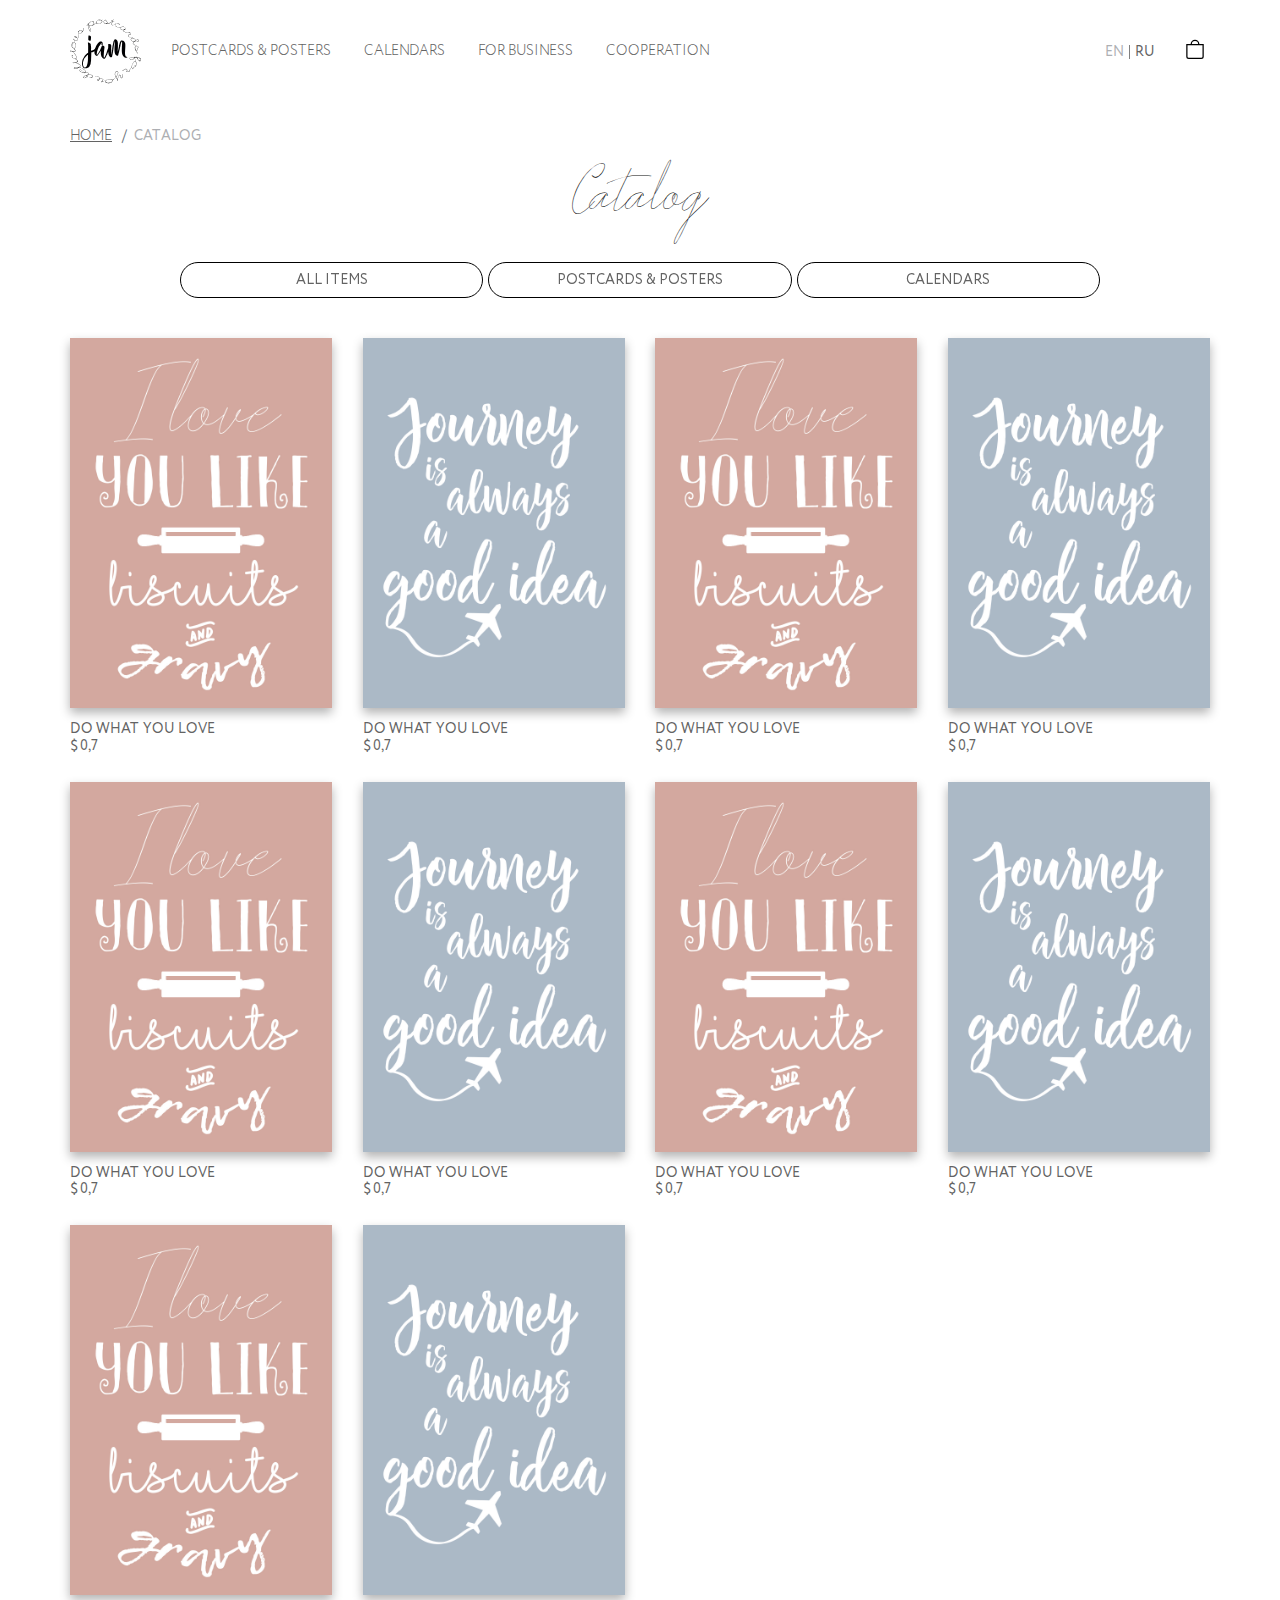
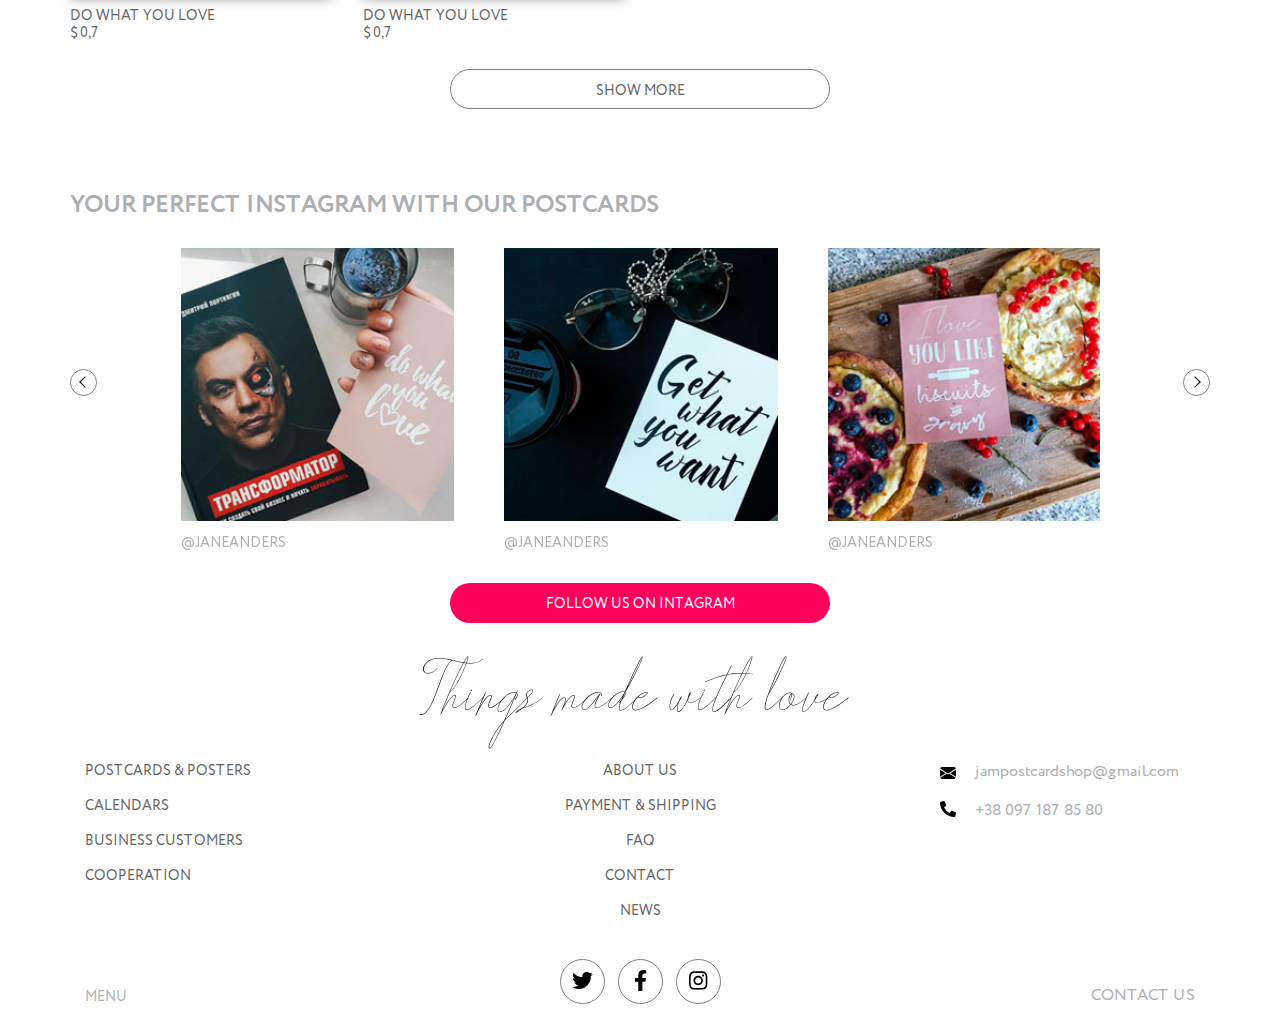
<file: cotalog.html>
<!doctype html>
<html lang="en">
  <head>
    <!-- Required meta tags -->
    <meta charset="utf-8">
    <meta name="viewport" content="width=device-width, initial-scale=1, shrink-to-fit=no">

    <!-- Bootstrap CSS -->
    <link rel="stylesheet" href="/css/owl.carousel.min.css">
    <link rel="stylesheet" href="/Bootstrap/bootstrap.min.css">
    <link rel="stylesheet" href="/fonts/Nether/nether.otf">
    <link rel="stylesheet" href="../css/main.min.css">
    <title>Jam - Открытки на подарок</title>
  </head>
  <body>
    <script src="/js/all.min.js"></script>
    <nav class="collapse navbar-collapse navbar" id="navbarContent">
      <ul>
        <li><a href="#">postcards & posters</a></li>
        <li><a href="#">calendars</a></li>
        <li><a href="#">croporate design</a></li>
        <li><a href="#">cooperation</a></li>
      </ul>

      <div class="contact-top">
        <div class="mail">
          <svg class="bi bi-envelope-fill" width="1em" height="1em" viewBox="0 0 16 16" fill="currentColor" xmlns="http://www.w3.org/2000/svg">
            <path fill-rule="evenodd" d="M.05 3.555A2 2 0 0 1 2 2h12a2 2 0 0 1 1.95 1.555L8 8.414.05 3.555zM0 4.697v7.104l5.803-3.558L0 4.697zM6.761 8.83l-6.57 4.027A2 2 0 0 0 2 14h12a2 2 0 0 0 1.808-1.144l-6.57-4.027L8 9.586l-1.239-.757zm3.436-.586L16 11.801V4.697l-5.803 3.546z"/>
          </svg>
          <p>jampostcardshop@gmail.com</p>
        </div>

        <div class="call">
          <i class="fas fa-phone-alt"></i>
          <p>+38 097 187 85 80</p>
        </div>
      </div>

      <div class="social">
        <a href="#"><i class="fab fa-twitter"></i></a>
        <a href="#"><i class="fab fa-facebook-f"></i></a>
        <a href="#"><i class="fab fa-instagram"></i></a>
      </div>
    </nav>

    <div class="shadow" role="navigation" data-toggle="collapse" data-target="#navbarContent" aria-controls="navbarContent" aria-expanded="false" aria-label="Toggle navigation"></div>

    <header class="conteiner-fluid">
      <div class="container px-0 clearfix">
        <a href="#" class="float-left logo">
            <svg xmlns="http://www.w3.org/2000/svg" xmlns:xlink="http://www.w3.org/1999/xlink" width="71px" height="65px">
                <g>
                    <path fill-rule="evenodd"  fill="rgb(0, 0, 2)" d="M70.676,41.865 C70.539,42.083 70.360,42.213 70.145,42.258 C70.133,42.255 70.125,42.249 70.120,42.241 C70.115,42.232 70.107,42.227 70.095,42.224 C69.983,42.252 69.858,42.237 69.719,42.180 C69.580,42.123 69.445,42.046 69.313,41.950 C69.181,41.855 69.057,41.753 68.942,41.644 C68.827,41.536 68.738,41.448 68.674,41.380 C68.525,41.227 68.362,41.027 68.180,40.785 C67.998,40.542 67.810,40.289 67.612,40.027 C67.414,39.765 67.215,39.501 67.012,39.236 C66.810,38.971 66.619,38.734 66.443,38.521 C66.298,38.509 66.172,38.498 66.066,38.490 C65.960,38.481 65.844,38.474 65.717,38.469 C65.590,38.464 65.472,38.457 65.363,38.447 C65.254,38.438 65.162,38.430 65.086,38.424 C65.011,38.417 64.970,38.409 64.964,38.398 C64.947,38.639 64.954,38.902 64.981,39.189 C65.008,39.476 65.041,39.760 65.081,40.043 C65.121,40.325 65.161,40.592 65.203,40.844 C65.244,41.096 65.277,41.309 65.308,41.482 C65.386,41.690 65.446,41.883 65.488,42.060 C65.530,42.235 65.545,42.346 65.539,42.389 C65.537,42.397 65.530,42.407 65.527,42.415 C65.630,42.491 65.737,42.552 65.829,42.664 C65.977,42.844 66.106,43.057 66.211,43.304 C66.315,43.550 66.393,43.816 66.440,44.101 C66.526,44.604 66.547,45.025 66.522,45.351 C66.497,45.677 66.426,45.986 66.310,46.271 C66.194,46.557 66.028,46.856 65.807,47.162 C65.586,47.467 65.298,47.852 64.920,48.298 C64.845,48.361 64.790,48.378 64.756,48.352 C64.511,48.551 64.253,48.721 63.986,48.861 C63.719,49.002 63.475,49.102 63.258,49.166 C63.191,49.309 63.132,49.449 63.081,49.588 C63.031,49.726 62.984,49.867 62.942,50.010 C62.900,50.103 62.835,50.160 62.749,50.181 C62.662,50.201 62.634,50.166 62.664,50.077 C62.736,49.880 62.785,49.722 62.815,49.604 C62.845,49.487 62.890,49.362 62.951,49.230 C62.871,49.232 62.792,49.234 62.713,49.235 C62.571,49.223 62.426,49.212 62.278,49.204 C62.129,49.195 62.006,49.154 61.909,49.083 C61.693,48.952 61.560,48.770 61.502,48.544 C61.443,48.317 61.442,48.067 61.488,47.790 C61.535,47.513 61.618,47.219 61.731,46.904 C61.843,46.589 61.968,46.270 62.104,45.944 C62.240,45.617 62.382,45.297 62.531,44.981 C62.680,44.664 62.820,44.373 62.957,44.107 C63.011,44.008 63.061,43.921 63.107,43.844 C63.153,43.768 63.199,43.697 63.244,43.630 C63.290,43.564 63.338,43.498 63.388,43.433 C63.439,43.368 63.498,43.289 63.566,43.195 C63.794,42.881 64.002,42.638 64.205,42.474 C64.408,42.310 64.601,42.209 64.791,42.179 C64.948,42.153 65.100,42.177 65.249,42.233 C65.237,42.195 65.224,42.162 65.212,42.119 C65.187,42.027 65.163,41.945 65.140,41.873 C65.118,41.800 65.110,41.776 65.116,41.800 C65.100,41.740 65.085,41.583 65.063,41.330 C65.040,41.076 65.018,40.811 64.995,40.531 C64.978,40.442 64.964,40.360 64.953,40.285 C64.942,40.209 64.929,40.128 64.915,40.042 C64.885,39.503 64.823,38.963 64.728,38.425 C64.650,38.522 64.570,38.664 64.485,38.847 C64.401,39.030 64.300,39.225 64.183,39.428 C64.065,39.632 63.920,39.835 63.746,40.033 C63.573,40.232 63.363,40.404 63.118,40.547 C62.873,40.689 62.590,40.787 62.271,40.842 C61.953,40.895 61.587,40.886 61.176,40.818 C61.055,40.792 60.935,40.769 60.816,40.747 C60.697,40.725 60.589,40.674 60.489,40.595 C60.400,40.527 60.308,40.461 60.213,40.397 C60.119,40.333 60.037,40.254 59.965,40.161 C59.796,39.953 59.686,39.777 59.639,39.624 C59.591,39.471 59.586,39.332 59.624,39.201 C59.662,39.071 59.736,38.948 59.849,38.830 C59.962,38.711 60.094,38.589 60.246,38.461 C60.277,38.443 60.308,38.426 60.339,38.409 C60.458,38.331 60.583,38.271 60.717,38.233 C60.948,38.167 61.211,38.115 61.507,38.079 C61.803,38.042 62.065,38.012 62.294,37.994 C62.348,37.988 62.442,37.986 62.574,37.986 C62.707,37.986 62.869,37.987 63.059,37.990 C63.249,37.993 63.457,37.999 63.684,38.008 C63.911,38.017 64.148,38.030 64.396,38.045 C64.406,37.994 64.417,37.949 64.427,37.908 C64.438,37.868 64.447,37.822 64.457,37.771 C64.494,37.669 64.541,37.649 64.599,37.714 C64.638,37.768 64.675,37.822 64.711,37.876 C64.746,37.930 64.780,37.984 64.812,38.039 C65.245,38.001 65.678,37.974 66.112,37.961 C66.043,37.899 65.963,37.798 65.870,37.658 C65.855,37.612 65.854,37.578 65.867,37.556 C65.881,37.533 65.901,37.516 65.927,37.505 C65.940,37.500 65.954,37.497 65.969,37.498 C65.984,37.498 66.000,37.501 66.018,37.507 C66.052,37.519 66.081,37.538 66.107,37.561 C66.202,37.714 66.285,37.829 66.358,37.902 C66.431,37.976 66.505,38.050 66.580,38.126 C66.974,38.196 67.369,38.270 67.763,38.347 C67.908,38.357 68.043,38.372 68.167,38.393 C68.291,38.415 68.411,38.442 68.527,38.477 C68.642,38.512 68.757,38.550 68.873,38.593 C68.988,38.635 69.110,38.675 69.237,38.713 C69.279,38.730 69.355,38.764 69.464,38.815 C69.573,38.866 69.693,38.929 69.822,39.004 C69.952,39.080 70.087,39.168 70.228,39.269 C70.368,39.370 70.492,39.485 70.596,39.615 C70.743,39.764 70.850,39.981 70.910,40.264 C70.969,40.546 70.980,40.831 70.942,41.113 C70.903,41.395 70.814,41.647 70.676,41.865 ZM63.588,48.789 C63.648,48.766 63.710,48.744 63.773,48.722 C63.902,48.666 64.077,48.580 64.295,48.457 C64.513,48.333 64.725,48.179 64.927,47.991 C65.062,47.834 65.194,47.674 65.322,47.512 C65.410,47.357 65.453,47.223 65.454,47.111 C65.465,46.906 65.429,46.780 65.354,46.732 C65.278,46.683 65.186,46.682 65.078,46.727 C64.970,46.772 64.851,46.853 64.720,46.968 C64.589,47.083 64.470,47.212 64.360,47.355 C63.952,47.878 63.630,48.366 63.402,48.854 C63.465,48.833 63.527,48.812 63.588,48.789 ZM64.945,42.512 C64.737,42.479 64.522,42.562 64.291,42.747 C64.024,42.959 63.787,43.211 63.570,43.506 C63.354,43.800 63.158,44.110 62.977,44.443 C62.796,44.775 62.634,45.116 62.487,45.472 C62.341,45.828 62.209,46.174 62.097,46.515 C61.984,46.856 61.895,47.181 61.834,47.493 C61.772,47.805 61.752,48.079 61.785,48.317 C61.820,48.602 61.954,48.794 62.206,48.884 C62.457,48.973 62.755,48.989 63.098,48.922 C63.129,48.874 63.156,48.825 63.178,48.777 C63.200,48.728 63.231,48.675 63.269,48.619 C63.384,48.420 63.542,48.182 63.733,47.899 C63.924,47.616 64.119,47.350 64.325,47.101 C64.530,46.851 64.732,46.652 64.940,46.505 C65.147,46.358 65.339,46.335 65.519,46.446 C65.704,46.560 65.784,46.727 65.753,46.947 C65.829,46.840 65.879,46.766 65.904,46.726 C65.929,46.686 65.950,46.650 65.966,46.618 C65.981,46.586 65.998,46.547 66.014,46.501 C66.031,46.456 66.061,46.378 66.104,46.266 C66.178,46.076 66.233,45.820 66.259,45.503 C66.285,45.185 66.274,44.857 66.223,44.523 C66.173,44.190 66.085,43.870 65.964,43.566 C65.842,43.263 65.690,43.020 65.517,42.835 C65.344,42.649 65.151,42.544 64.945,42.512 ZM64.201,38.289 C64.147,38.274 64.092,38.270 64.038,38.276 C63.709,38.279 63.379,38.280 63.050,38.279 C62.790,38.302 62.525,38.301 62.256,38.281 C61.987,38.260 61.716,38.263 61.443,38.283 C61.431,38.282 61.382,38.297 61.297,38.327 C61.212,38.358 61.114,38.393 61.003,38.434 C60.893,38.474 60.782,38.510 60.671,38.544 C60.559,38.577 60.473,38.599 60.411,38.611 C60.297,38.681 60.195,38.767 60.102,38.869 C60.010,38.971 59.945,39.078 59.908,39.192 C59.870,39.307 59.866,39.429 59.894,39.563 C59.922,39.697 59.999,39.834 60.124,39.976 C60.243,40.117 60.380,40.234 60.539,40.325 C60.697,40.415 60.864,40.488 61.041,40.541 C61.219,40.594 61.399,40.628 61.584,40.640 C61.768,40.652 61.943,40.645 62.107,40.617 C62.464,40.550 62.801,40.412 63.108,40.192 C63.416,39.971 63.700,39.684 63.948,39.324 C64.037,39.202 64.119,39.044 64.190,38.849 C64.260,38.654 64.318,38.476 64.365,38.317 C64.310,38.313 64.256,38.303 64.201,38.289 ZM70.445,40.020 C70.364,39.900 70.273,39.798 70.173,39.714 C69.944,39.527 69.702,39.359 69.447,39.208 C69.193,39.056 68.929,38.933 68.657,38.835 C68.385,38.738 68.111,38.670 67.835,38.628 C67.560,38.586 67.290,38.587 67.024,38.624 C67.339,39.001 67.648,39.420 67.944,39.883 C68.240,40.346 68.514,40.725 68.784,41.007 C68.870,41.105 68.970,41.207 69.084,41.313 C69.198,41.419 69.318,41.515 69.444,41.600 C69.570,41.684 69.697,41.746 69.828,41.784 C69.958,41.822 70.084,41.814 70.205,41.756 C70.292,41.718 70.372,41.632 70.444,41.495 C70.516,41.359 70.591,41.239 70.671,41.138 C70.683,40.884 70.690,40.629 70.691,40.373 C70.608,40.258 70.526,40.140 70.445,40.020 ZM68.353,22.358 C68.200,22.464 68.049,22.558 67.900,22.638 C67.751,22.718 67.618,22.780 67.500,22.825 C67.383,22.870 67.313,22.899 67.292,22.912 C67.178,22.943 67.042,22.971 66.884,22.994 C66.725,23.018 66.561,23.037 66.392,23.053 C66.222,23.068 66.054,23.081 65.885,23.092 C65.717,23.104 65.568,23.110 65.438,23.111 C65.294,23.109 65.162,23.112 65.042,23.120 C64.923,23.127 64.801,23.128 64.678,23.122 C64.555,23.117 64.428,23.108 64.299,23.097 C64.169,23.086 64.027,23.065 63.872,23.034 C63.857,23.044 63.841,23.057 63.825,23.073 C63.808,23.088 63.790,23.108 63.768,23.133 C63.687,23.217 63.614,23.301 63.549,23.385 C63.485,23.469 63.425,23.560 63.368,23.659 C63.312,23.759 63.259,23.876 63.210,24.011 C63.161,24.147 63.118,24.309 63.080,24.497 C63.113,24.549 63.145,24.602 63.178,24.655 C63.204,24.680 63.228,24.707 63.252,24.734 C63.275,24.762 63.304,24.790 63.339,24.821 C63.477,24.925 63.638,25.040 63.822,25.168 C64.005,25.295 64.195,25.422 64.392,25.548 C64.588,25.674 64.782,25.791 64.974,25.899 C65.166,26.006 65.344,26.092 65.508,26.155 C65.525,26.147 65.539,26.153 65.551,26.174 C65.556,26.183 65.559,26.194 65.563,26.205 C65.585,26.213 65.605,26.208 65.630,26.235 C65.637,26.253 65.657,26.285 65.689,26.332 C65.828,26.399 65.955,26.474 66.069,26.555 C66.184,26.637 66.300,26.721 66.418,26.807 C66.537,26.895 66.664,26.986 66.801,27.082 C66.938,27.179 67.099,27.276 67.284,27.376 C67.496,27.463 67.683,27.553 67.845,27.646 C68.006,27.739 68.153,27.785 68.287,27.782 C68.393,27.847 68.427,27.937 68.388,28.052 C68.348,28.151 68.307,28.250 68.266,28.348 C68.232,28.558 68.170,28.819 68.077,29.130 C67.983,29.440 67.875,29.750 67.751,30.059 C67.628,30.369 67.499,30.653 67.367,30.911 C67.235,31.169 67.114,31.346 67.009,31.443 C66.906,31.478 66.811,31.510 66.725,31.539 C66.638,31.568 66.545,31.569 66.444,31.543 C66.342,31.517 66.229,31.452 66.104,31.352 C65.978,31.251 65.828,31.092 65.652,30.879 C65.628,30.927 65.647,31.019 65.709,31.156 C65.770,31.292 65.842,31.430 65.924,31.570 C66.006,31.711 66.085,31.838 66.159,31.953 C66.233,32.068 66.269,32.136 66.268,32.156 C66.419,32.356 66.543,32.523 66.640,32.654 C66.738,32.784 66.821,32.901 66.891,33.001 C66.961,33.101 67.024,33.189 67.082,33.264 C67.139,33.339 67.203,33.424 67.274,33.521 C67.344,33.618 67.430,33.730 67.531,33.857 C67.631,33.983 67.760,34.144 67.916,34.342 C67.980,34.388 68.010,34.456 68.006,34.544 C68.003,34.589 67.993,34.617 67.975,34.631 C67.970,34.634 67.965,34.636 67.960,34.638 C67.959,34.638 67.957,34.639 67.956,34.639 C67.954,34.639 67.953,34.639 67.951,34.639 C67.948,34.640 67.945,34.640 67.942,34.639 C67.929,34.638 67.914,34.633 67.897,34.624 C67.663,34.362 67.458,34.126 67.284,33.914 C67.110,33.701 66.920,33.464 66.715,33.203 C66.509,32.942 66.318,32.671 66.141,32.391 C66.034,32.216 65.916,32.038 65.785,31.855 C65.654,31.672 65.554,31.467 65.481,31.237 C65.449,31.081 65.426,30.977 65.414,30.922 C65.401,30.868 65.392,30.829 65.389,30.806 C65.385,30.783 65.383,30.754 65.382,30.720 C65.381,30.685 65.372,30.608 65.354,30.486 C65.290,30.362 65.234,30.251 65.183,30.153 C65.133,30.054 65.090,29.958 65.053,29.864 C65.016,29.770 64.984,29.673 64.956,29.571 C64.929,29.468 64.907,29.347 64.890,29.205 C64.867,29.006 64.853,28.836 64.847,28.694 C64.842,28.552 64.847,28.419 64.864,28.296 C64.880,28.173 64.908,28.055 64.946,27.941 C64.985,27.826 65.040,27.701 65.112,27.565 C65.140,27.501 65.172,27.434 65.207,27.366 C65.243,27.297 65.292,27.258 65.354,27.249 C65.423,27.277 65.463,27.330 65.473,27.409 C65.535,27.895 65.561,28.375 65.553,28.845 C65.544,29.315 65.562,29.794 65.606,30.285 C65.679,30.376 65.764,30.486 65.863,30.614 C65.961,30.743 66.068,30.859 66.183,30.963 C66.298,31.067 66.417,31.141 66.542,31.183 C66.667,31.226 66.791,31.196 66.913,31.092 C67.015,31.006 67.095,30.888 67.153,30.738 C67.211,30.588 67.264,30.478 67.314,30.408 C67.357,30.320 67.398,30.234 67.437,30.152 C67.476,30.069 67.516,29.971 67.558,29.855 C67.599,29.740 67.643,29.599 67.690,29.433 C67.737,29.266 67.794,29.057 67.859,28.806 C67.914,28.601 67.962,28.441 68.004,28.326 C68.046,28.211 68.071,28.158 68.080,28.165 C68.054,28.143 67.939,28.082 67.735,27.986 C67.532,27.890 67.219,27.658 66.793,27.310 C66.611,27.202 66.436,27.096 66.268,26.991 C66.101,26.885 65.952,26.760 65.822,26.614 C65.818,26.605 65.783,26.594 65.715,26.580 C65.653,26.568 65.570,26.490 65.470,26.363 C65.444,26.370 65.415,26.376 65.395,26.387 C65.317,26.374 65.203,26.325 65.053,26.241 C64.902,26.157 64.755,26.071 64.611,25.982 C64.529,25.932 64.411,25.858 64.255,25.763 C64.100,25.667 63.938,25.561 63.771,25.444 C63.604,25.328 63.447,25.211 63.299,25.092 C63.152,24.973 63.049,24.861 62.990,24.753 C62.978,24.729 62.958,24.692 62.931,24.642 C62.903,24.592 62.887,24.543 62.883,24.493 C62.880,24.403 62.892,24.303 62.919,24.192 C62.908,24.075 62.915,23.992 62.939,23.945 C62.974,23.851 63.018,23.776 63.073,23.720 C63.127,23.664 63.182,23.582 63.237,23.473 C63.337,23.239 63.429,23.061 63.512,22.942 C63.225,22.871 62.919,22.767 62.597,22.634 C62.274,22.501 61.984,22.316 61.723,22.077 C61.682,22.043 61.625,21.980 61.553,21.888 C61.481,21.797 61.406,21.699 61.329,21.595 C61.252,21.492 61.181,21.390 61.115,21.289 C61.049,21.188 61.002,21.105 60.976,21.039 C60.867,20.808 60.812,20.598 60.810,20.407 C60.808,20.216 60.835,20.041 60.894,19.881 C60.952,19.721 61.032,19.575 61.136,19.445 C61.239,19.314 61.343,19.198 61.449,19.099 C61.486,19.059 61.557,19.048 61.606,19.017 C61.385,18.940 61.186,18.872 61.017,18.814 C60.838,18.753 60.636,18.679 60.411,18.594 C60.186,18.510 59.965,18.421 59.749,18.329 C59.533,18.236 59.330,18.138 59.139,18.033 C58.948,17.929 58.797,17.821 58.684,17.709 C58.644,17.678 58.605,17.645 58.569,17.609 C58.533,17.574 58.502,17.540 58.476,17.508 C58.363,17.466 58.282,17.388 58.235,17.270 C58.187,17.152 58.160,17.025 58.152,16.889 C58.145,16.752 58.153,16.619 58.177,16.492 C58.200,16.364 58.223,16.269 58.246,16.208 C58.274,16.154 58.330,16.083 58.413,15.996 C58.496,15.909 58.596,15.822 58.713,15.737 C58.831,15.651 58.962,15.570 59.108,15.494 C59.254,15.417 59.401,15.360 59.549,15.322 C59.698,15.283 59.845,15.273 59.990,15.291 C60.135,15.309 60.265,15.364 60.378,15.454 C60.254,15.171 60.145,14.925 60.052,14.716 C59.958,14.507 59.884,14.274 59.827,14.016 C59.812,13.821 59.795,13.624 59.777,13.428 C59.756,13.423 59.714,13.438 59.652,13.473 C59.590,13.507 59.494,13.538 59.366,13.565 C59.238,13.592 59.082,13.608 58.898,13.612 C58.714,13.617 58.499,13.593 58.251,13.542 C58.292,13.548 58.300,13.547 58.273,13.537 C58.246,13.527 58.200,13.517 58.133,13.506 C58.067,13.496 57.986,13.482 57.892,13.465 C57.796,13.448 57.706,13.434 57.619,13.421 C57.533,13.409 57.452,13.397 57.378,13.385 C57.304,13.372 57.254,13.362 57.227,13.353 C57.073,13.350 56.955,13.335 56.873,13.306 C56.802,13.282 56.767,13.257 56.746,13.233 C56.681,13.258 56.620,13.285 56.498,13.290 C56.329,13.298 56.132,13.290 55.909,13.269 C55.685,13.248 55.451,13.213 55.207,13.165 C54.962,13.117 54.729,13.058 54.507,12.987 C54.284,12.917 54.087,12.836 53.914,12.742 C53.741,12.648 53.623,12.542 53.558,12.420 C53.532,12.357 53.497,12.296 53.453,12.238 C53.408,12.181 53.383,12.120 53.376,12.057 C53.361,11.961 53.347,11.871 53.335,11.787 C53.322,11.702 53.315,11.623 53.313,11.552 C53.310,11.480 53.315,11.410 53.326,11.340 C53.336,11.270 53.361,11.198 53.400,11.122 C53.219,11.158 53.043,11.165 52.873,11.142 C52.703,11.120 52.508,11.106 52.291,11.103 C52.132,11.097 51.955,11.058 51.757,10.989 C51.558,10.920 51.373,10.828 51.198,10.713 C51.023,10.598 50.875,10.456 50.753,10.287 C50.631,10.118 50.569,9.933 50.567,9.730 C50.572,9.601 50.564,9.470 50.542,9.336 C50.521,9.202 50.532,9.084 50.577,8.981 C50.654,8.819 50.724,8.697 50.793,8.579 C50.775,8.582 50.759,8.591 50.740,8.589 C50.470,8.585 50.217,8.585 49.981,8.588 C49.745,8.591 49.507,8.585 49.266,8.571 C49.024,8.557 48.775,8.531 48.518,8.494 C48.260,8.457 47.974,8.401 47.657,8.329 C47.638,8.334 47.625,8.334 47.618,8.330 C47.546,8.315 47.432,8.278 47.274,8.223 C47.117,8.167 46.950,8.103 46.774,8.030 C46.598,7.958 46.427,7.878 46.261,7.792 C46.094,7.706 45.967,7.622 45.880,7.538 C45.590,7.362 45.371,7.169 45.221,6.955 C45.072,6.741 44.979,6.521 44.944,6.293 C44.910,6.065 44.929,5.841 45.006,5.620 C45.007,5.616 45.011,5.613 45.012,5.610 C44.991,5.622 44.977,5.633 44.952,5.646 C44.797,5.725 44.612,5.798 44.400,5.867 C44.186,5.937 43.958,6.002 43.714,6.063 C43.470,6.124 43.233,6.168 43.004,6.193 C42.774,6.219 42.564,6.223 42.373,6.206 C42.182,6.190 42.037,6.139 41.936,6.053 C41.891,6.004 41.839,5.962 41.778,5.926 C41.718,5.891 41.674,5.845 41.647,5.788 C41.550,5.615 41.495,5.473 41.484,5.363 C41.472,5.252 41.485,5.120 41.520,4.965 C41.538,4.853 41.555,4.763 41.570,4.695 C41.586,4.627 41.603,4.537 41.620,4.425 C41.730,4.132 41.826,3.884 41.908,3.680 C41.990,3.476 42.060,3.252 42.118,3.006 C42.124,2.981 42.144,2.938 42.180,2.880 C42.216,2.821 42.238,2.776 42.245,2.744 C42.033,2.861 41.865,2.954 41.741,3.023 C41.617,3.092 41.520,3.148 41.451,3.190 C41.381,3.233 41.325,3.266 41.281,3.289 C41.237,3.312 41.189,3.337 41.136,3.364 C41.083,3.391 41.014,3.424 40.929,3.464 C40.844,3.504 40.722,3.562 40.563,3.639 C40.432,3.723 40.302,3.807 40.173,3.893 C40.144,3.901 40.137,3.896 40.121,3.897 C39.872,4.015 39.639,4.123 39.437,4.207 C39.210,4.301 38.958,4.400 38.681,4.506 C38.405,4.613 38.126,4.699 37.844,4.767 C37.670,4.806 37.488,4.854 37.297,4.914 C37.107,4.973 36.911,4.992 36.706,4.972 C36.575,4.942 36.485,4.923 36.439,4.914 C36.392,4.905 36.359,4.897 36.340,4.891 C36.320,4.886 36.297,4.876 36.271,4.863 C36.244,4.850 36.181,4.828 36.080,4.797 C35.960,4.810 35.852,4.823 35.756,4.833 C35.660,4.844 35.568,4.849 35.481,4.848 C35.394,4.847 35.305,4.839 35.215,4.825 C35.125,4.811 35.022,4.783 34.905,4.742 C34.742,4.683 34.604,4.628 34.491,4.575 C34.378,4.522 34.276,4.461 34.187,4.393 C34.097,4.326 34.016,4.249 33.942,4.163 C33.868,4.076 33.792,3.969 33.715,3.839 C33.675,3.785 33.636,3.725 33.597,3.660 C33.557,3.596 33.546,3.531 33.564,3.464 C33.615,3.406 33.673,3.387 33.738,3.409 C34.145,3.549 34.530,3.721 34.891,3.923 C35.253,4.125 35.630,4.303 36.026,4.459 C36.125,4.423 36.243,4.380 36.381,4.333 C36.518,4.285 36.649,4.224 36.775,4.149 C36.900,4.075 37.003,3.983 37.085,3.873 C37.167,3.764 37.193,3.626 37.162,3.460 C37.136,3.322 37.078,3.193 36.987,3.073 C36.895,2.954 36.832,2.855 36.798,2.777 C36.748,2.697 36.698,2.620 36.651,2.547 C36.603,2.474 36.543,2.393 36.471,2.304 C36.399,2.216 36.308,2.113 36.199,1.998 C36.089,1.882 35.951,1.740 35.783,1.570 C35.647,1.431 35.542,1.316 35.470,1.227 C35.398,1.137 35.366,1.089 35.375,1.083 C35.348,1.101 35.255,1.193 35.099,1.359 C34.942,1.526 34.637,1.746 34.194,2.034 C34.036,2.174 33.882,2.307 33.731,2.432 C33.581,2.558 33.422,2.656 33.254,2.727 C33.246,2.727 33.222,2.758 33.184,2.821 C33.146,2.884 33.043,2.941 32.877,2.993 C32.860,3.074 32.844,3.104 32.827,3.083 C32.811,3.063 32.811,3.027 32.827,2.973 C32.827,2.967 32.827,2.960 32.827,2.953 C32.794,2.933 32.780,2.903 32.784,2.863 C32.788,2.823 32.819,2.790 32.878,2.763 C32.895,2.763 32.928,2.757 32.978,2.744 C33.088,2.631 33.198,2.534 33.308,2.452 C33.419,2.371 33.532,2.288 33.648,2.205 C33.764,2.121 33.888,2.030 34.019,1.931 C34.149,1.833 34.290,1.710 34.442,1.565 C34.596,1.386 34.741,1.234 34.878,1.109 C35.015,0.983 35.110,0.853 35.162,0.716 C35.254,0.636 35.337,0.639 35.411,0.725 C35.471,0.806 35.532,0.889 35.592,0.971 C35.740,1.090 35.917,1.260 36.119,1.482 C36.321,1.703 36.516,1.940 36.704,2.191 C36.892,2.442 37.058,2.687 37.203,2.926 C37.348,3.165 37.435,3.358 37.467,3.504 C37.452,3.623 37.439,3.732 37.427,3.832 C37.416,3.931 37.379,4.026 37.320,4.119 C37.260,4.211 37.166,4.300 37.040,4.387 C36.913,4.473 36.733,4.562 36.500,4.654 C36.528,4.698 36.606,4.716 36.734,4.709 C36.862,4.702 36.996,4.685 37.136,4.658 C37.275,4.630 37.403,4.602 37.519,4.573 C37.636,4.544 37.701,4.535 37.717,4.544 C37.928,4.470 38.102,4.411 38.239,4.364 C38.376,4.317 38.496,4.278 38.599,4.247 C38.702,4.216 38.792,4.186 38.871,4.157 C38.949,4.128 39.039,4.097 39.139,4.063 C39.240,4.029 39.357,3.986 39.490,3.933 C39.624,3.880 39.794,3.812 40.002,3.730 C40.051,3.691 40.102,3.700 40.154,3.719 C40.185,3.688 40.215,3.657 40.283,3.612 C40.375,3.552 40.476,3.489 40.587,3.424 C40.697,3.359 40.806,3.297 40.912,3.239 C41.018,3.180 41.097,3.134 41.147,3.099 C41.177,3.080 41.245,3.032 41.352,2.958 C41.459,2.884 41.577,2.804 41.705,2.719 C41.833,2.634 41.960,2.551 42.085,2.469 C42.210,2.388 42.300,2.325 42.355,2.279 C42.393,2.214 42.431,2.149 42.468,2.084 C42.211,2.036 41.992,1.991 41.810,1.948 C41.628,1.906 41.408,1.843 41.149,1.764 C41.068,1.729 41.033,1.683 41.044,1.625 C41.056,1.566 41.109,1.548 41.202,1.572 C41.462,1.652 41.680,1.706 41.857,1.735 C42.035,1.762 42.257,1.801 42.524,1.852 C42.586,1.705 42.643,1.580 42.695,1.478 C42.747,1.376 42.798,1.268 42.848,1.155 C42.898,1.043 42.952,0.914 43.011,0.769 C43.069,0.624 43.136,0.438 43.210,0.212 C43.245,0.146 43.301,0.129 43.378,0.159 C43.455,0.190 43.485,0.241 43.467,0.312 C43.393,0.531 43.326,0.704 43.267,0.832 C43.207,0.959 43.151,1.071 43.099,1.169 C43.047,1.268 42.994,1.371 42.940,1.479 C42.886,1.587 42.829,1.729 42.768,1.904 C42.991,1.951 43.215,2.005 43.439,2.068 C43.663,2.130 43.881,2.205 44.094,2.292 C44.157,2.328 44.183,2.372 44.173,2.425 C44.162,2.477 44.114,2.495 44.028,2.479 C43.816,2.392 43.599,2.318 43.376,2.256 C43.153,2.194 42.930,2.140 42.708,2.094 C42.701,2.123 42.694,2.151 42.687,2.180 C42.667,2.264 42.622,2.400 42.555,2.587 C42.487,2.774 42.413,2.987 42.334,3.226 C42.254,3.464 42.171,3.712 42.083,3.970 C41.996,4.227 41.924,4.467 41.867,4.688 C41.810,4.909 41.771,5.100 41.749,5.259 C41.727,5.419 41.741,5.516 41.790,5.551 C41.945,5.792 42.141,5.935 42.382,5.985 C42.623,6.035 42.878,6.035 43.149,5.987 C43.419,5.938 43.691,5.860 43.964,5.754 C44.237,5.649 44.478,5.553 44.687,5.465 C44.896,5.378 45.058,5.323 45.171,5.298 C45.186,5.294 45.186,5.302 45.198,5.301 C45.256,5.207 45.291,5.102 45.369,5.016 C45.533,4.842 45.733,4.682 45.971,4.540 C46.209,4.399 46.468,4.287 46.750,4.208 C47.031,4.129 47.327,4.089 47.636,4.090 C47.944,4.091 48.250,4.145 48.549,4.252 C48.699,4.305 48.819,4.367 48.910,4.436 C49.000,4.505 49.068,4.582 49.114,4.665 C49.160,4.748 49.193,4.844 49.214,4.951 C49.234,5.058 49.252,5.179 49.269,5.314 C49.407,5.218 49.536,5.125 49.658,5.036 C49.780,4.947 49.860,4.905 49.896,4.910 C49.940,4.920 49.980,4.939 50.017,4.966 C50.022,4.977 50.027,4.987 50.032,4.997 C50.057,5.049 50.062,5.090 50.049,5.119 C50.035,5.149 50.010,5.161 49.974,5.155 C49.937,5.195 49.867,5.256 49.766,5.342 C49.665,5.427 49.555,5.512 49.437,5.596 C49.319,5.679 49.211,5.756 49.115,5.827 C49.018,5.897 48.962,5.939 48.947,5.953 C48.943,5.951 48.939,5.949 48.935,5.946 C48.879,5.968 48.838,5.941 48.811,5.863 C48.784,5.786 48.784,5.725 48.813,5.681 C48.841,5.659 48.869,5.637 48.897,5.615 C49.023,5.497 49.098,5.374 49.121,5.246 C49.144,5.117 49.124,4.993 49.060,4.875 C48.997,4.756 48.897,4.654 48.761,4.569 C48.625,4.485 48.465,4.422 48.283,4.382 C47.968,4.321 47.652,4.305 47.339,4.337 C47.026,4.368 46.736,4.439 46.470,4.548 C46.204,4.656 45.967,4.801 45.759,4.981 C45.551,5.161 45.388,5.366 45.268,5.594 C45.059,5.985 45.055,6.331 45.244,6.632 C45.433,6.935 45.777,7.223 46.272,7.514 C46.614,7.712 46.984,7.870 47.384,7.992 C47.784,8.115 48.191,8.205 48.609,8.265 C49.027,8.325 49.438,8.359 49.844,8.366 C50.245,8.373 50.621,8.358 50.972,8.317 C51.018,8.257 51.064,8.186 51.111,8.140 C51.199,8.054 51.295,7.987 51.398,7.938 C51.501,7.890 51.621,7.848 51.756,7.814 C51.946,7.715 52.152,7.642 52.371,7.596 C52.591,7.551 52.807,7.547 53.019,7.586 C53.158,7.573 53.291,7.581 53.419,7.609 C53.546,7.637 53.675,7.677 53.805,7.728 C53.935,7.780 54.065,7.841 54.195,7.911 C54.325,7.981 54.466,8.054 54.619,8.131 C54.733,8.186 54.841,8.271 54.944,8.385 C55.047,8.499 55.137,8.627 55.216,8.769 C55.294,8.911 55.358,9.057 55.409,9.206 C55.459,9.356 55.489,9.494 55.499,9.620 C55.526,9.675 55.529,9.733 55.510,9.792 C55.513,9.820 55.509,9.844 55.500,9.865 C55.491,9.887 55.484,9.908 55.480,9.930 C55.484,10.017 55.486,10.084 55.486,10.130 C55.486,10.177 55.470,10.246 55.439,10.336 C55.422,10.407 55.367,10.481 55.274,10.562 C55.181,10.643 55.076,10.717 54.960,10.787 C54.844,10.856 54.723,10.911 54.598,10.952 C54.472,10.993 54.365,11.010 54.277,11.004 C54.229,11.014 54.182,11.009 54.136,10.987 C54.082,10.992 54.022,10.999 53.956,11.007 C53.890,11.016 53.814,11.031 53.729,11.053 C53.694,11.107 53.672,11.147 53.665,11.174 C53.569,11.501 53.547,11.769 53.599,11.978 C53.650,12.188 53.749,12.354 53.896,12.479 C54.042,12.604 54.225,12.700 54.446,12.767 C54.666,12.833 54.897,12.882 55.138,12.913 C55.380,12.944 55.618,12.966 55.854,12.979 C56.089,12.991 56.291,13.006 56.461,13.020 C56.630,13.033 56.754,13.054 56.833,13.079 C56.887,13.096 56.893,13.124 56.877,13.158 C56.920,13.159 56.949,13.151 57.013,13.164 C57.166,13.182 57.309,13.199 57.444,13.214 C57.578,13.229 57.716,13.245 57.856,13.263 C57.996,13.281 58.147,13.297 58.310,13.312 C58.472,13.327 58.653,13.336 58.853,13.339 C59.075,13.318 59.281,13.284 59.471,13.236 C59.662,13.187 59.817,13.131 59.938,13.067 C60.055,13.076 60.116,13.140 60.120,13.258 C60.112,13.335 60.110,13.428 60.114,13.538 C60.118,13.649 60.116,13.748 60.109,13.836 C60.103,14.003 60.124,14.162 60.172,14.316 C60.220,14.470 60.277,14.620 60.345,14.765 C60.412,14.911 60.484,15.058 60.560,15.206 C60.636,15.355 60.704,15.508 60.764,15.665 C60.680,15.670 60.560,15.660 60.405,15.637 C60.249,15.614 60.081,15.601 59.901,15.599 C59.721,15.597 59.541,15.617 59.362,15.656 C59.182,15.696 59.025,15.774 58.891,15.888 C58.730,16.030 58.609,16.165 58.528,16.292 C58.446,16.420 58.396,16.541 58.378,16.657 C58.373,16.716 58.369,16.775 58.364,16.834 C58.377,16.977 58.435,17.122 58.538,17.269 C58.595,17.270 58.632,17.311 58.648,17.391 C58.687,17.399 58.720,17.420 58.746,17.453 C58.762,17.474 58.773,17.492 58.779,17.510 C58.948,17.663 59.154,17.799 59.397,17.922 C59.640,18.045 59.889,18.159 60.145,18.266 C60.401,18.373 60.646,18.471 60.879,18.559 C61.113,18.647 61.298,18.722 61.436,18.780 C61.573,18.792 61.659,18.837 61.695,18.912 C61.719,18.963 61.682,18.974 61.656,18.991 C61.727,18.954 61.779,18.900 61.870,18.880 C62.050,18.841 62.251,18.831 62.472,18.851 C62.694,18.871 62.927,18.920 63.172,18.998 C63.417,19.076 63.657,19.179 63.893,19.308 C64.128,19.436 64.349,19.585 64.556,19.753 C64.762,19.920 64.938,20.107 65.082,20.312 C65.288,20.601 65.438,20.933 65.530,21.300 C65.581,21.266 65.618,21.244 65.641,21.235 C65.664,21.225 65.686,21.220 65.706,21.218 C65.726,21.217 65.749,21.214 65.774,21.209 C65.799,21.203 65.842,21.187 65.904,21.158 C66.027,21.100 66.205,21.016 66.439,20.904 C66.672,20.792 66.926,20.701 67.199,20.633 C67.472,20.564 67.744,20.549 68.014,20.592 C68.285,20.634 68.520,20.785 68.716,21.046 C68.845,21.225 68.903,21.396 68.891,21.555 C68.878,21.715 68.824,21.862 68.728,21.996 C68.631,22.131 68.506,22.251 68.353,22.358 ZM65.400,28.919 C65.404,28.539 65.376,28.117 65.312,27.655 C65.261,27.761 65.210,27.866 65.158,27.971 C65.066,28.146 65.020,28.333 65.018,28.535 C65.016,28.737 65.034,28.959 65.072,29.202 C65.098,29.370 65.142,29.528 65.207,29.675 C65.271,29.823 65.345,29.959 65.429,30.085 C65.405,29.687 65.395,29.299 65.400,28.919 ZM34.887,4.108 C34.594,3.948 34.253,3.801 33.866,3.674 C33.928,3.770 33.990,3.866 34.052,3.962 C34.151,4.126 34.279,4.251 34.435,4.336 C34.592,4.421 34.772,4.494 34.976,4.556 C35.117,4.600 35.257,4.619 35.396,4.614 C35.536,4.610 35.671,4.591 35.802,4.557 C35.485,4.418 35.181,4.269 34.887,4.108 ZM54.242,10.657 C54.322,10.636 54.397,10.612 54.466,10.586 C54.535,10.560 54.600,10.529 54.662,10.492 C54.723,10.455 54.787,10.394 54.855,10.309 C54.839,10.287 54.842,10.260 54.863,10.228 C54.865,10.225 54.867,10.223 54.869,10.220 C54.792,10.256 54.727,10.282 54.676,10.297 C54.624,10.313 54.576,10.325 54.533,10.336 C54.490,10.346 54.448,10.362 54.409,10.383 C54.369,10.404 54.324,10.436 54.275,10.479 C54.226,10.522 54.176,10.568 54.123,10.616 C54.071,10.665 54.019,10.713 53.967,10.762 C54.069,10.713 54.161,10.678 54.242,10.657 ZM53.585,10.838 C53.666,10.713 53.740,10.614 53.808,10.541 C53.876,10.468 53.973,10.380 54.102,10.277 C54.185,10.212 54.263,10.155 54.336,10.107 C54.409,10.059 54.485,10.021 54.565,9.995 C54.645,9.969 54.730,9.948 54.820,9.930 C54.910,9.913 55.019,9.903 55.147,9.902 C55.168,9.902 55.185,9.908 55.199,9.920 C55.210,9.903 55.221,9.888 55.231,9.872 C55.223,9.790 55.241,9.717 55.284,9.653 C55.247,9.597 55.243,9.548 55.272,9.505 C55.234,9.291 55.141,9.066 54.989,8.834 C54.838,8.601 54.686,8.427 54.537,8.312 C54.424,8.224 54.306,8.152 54.184,8.096 C54.061,8.039 53.937,7.996 53.810,7.967 C53.552,7.896 53.296,7.852 53.043,7.834 C52.790,7.817 52.548,7.828 52.318,7.866 C52.059,7.939 51.828,8.022 51.624,8.111 C51.421,8.201 51.260,8.313 51.143,8.445 C51.119,8.453 51.090,8.484 51.056,8.540 C51.022,8.595 50.997,8.621 50.980,8.617 C50.883,8.763 50.820,8.919 50.788,9.084 C50.711,9.421 50.722,9.706 50.820,9.940 C50.918,10.174 51.065,10.361 51.262,10.503 C51.460,10.646 51.691,10.749 51.960,10.814 C52.228,10.880 52.496,10.907 52.766,10.895 C52.906,10.889 53.039,10.890 53.166,10.900 C53.293,10.910 53.432,10.889 53.585,10.838 ZM65.232,20.934 C65.164,20.778 65.077,20.625 64.973,20.476 C64.805,20.242 64.592,20.034 64.335,19.853 C64.077,19.672 63.803,19.527 63.514,19.420 C63.225,19.313 62.937,19.249 62.649,19.227 C62.362,19.204 62.101,19.227 61.868,19.290 C61.634,19.353 61.443,19.465 61.293,19.622 C61.143,19.778 61.061,19.986 61.043,20.245 C61.032,20.353 61.040,20.466 61.067,20.582 C61.093,20.699 61.112,20.813 61.123,20.924 C61.144,21.039 61.224,21.173 61.362,21.328 C61.501,21.483 61.653,21.637 61.819,21.791 C61.985,21.945 62.142,22.082 62.292,22.202 C62.442,22.323 62.540,22.395 62.587,22.416 C62.737,22.495 62.897,22.550 63.068,22.581 C63.239,22.612 63.397,22.645 63.541,22.680 C63.580,22.687 63.618,22.697 63.656,22.710 C63.695,22.723 63.733,22.733 63.772,22.740 C63.782,22.734 63.793,22.724 63.804,22.712 C63.814,22.699 63.825,22.690 63.835,22.683 C63.856,22.669 63.881,22.670 63.909,22.684 C64.041,22.565 64.163,22.447 64.276,22.329 C64.388,22.211 64.499,22.096 64.610,21.984 C64.722,21.871 64.838,21.766 64.961,21.668 C65.083,21.570 65.221,21.476 65.376,21.385 C65.348,21.241 65.300,21.091 65.232,20.934 ZM65.025,21.898 C64.910,21.990 64.801,22.084 64.698,22.179 C64.595,22.274 64.494,22.375 64.398,22.482 C64.301,22.589 64.196,22.695 64.084,22.800 C64.355,22.846 64.613,22.867 64.873,22.890 C64.848,22.856 64.819,22.841 64.801,22.781 C64.767,22.674 64.767,22.600 64.800,22.557 C64.810,22.550 64.821,22.543 64.831,22.537 C64.868,22.513 64.904,22.524 64.940,22.568 C64.956,22.558 64.973,22.547 64.991,22.535 C65.009,22.524 65.031,22.516 65.056,22.511 C65.167,22.497 65.258,22.412 65.329,22.253 C65.400,22.095 65.427,21.891 65.406,21.640 C65.267,21.720 65.140,21.806 65.025,21.898 ZM68.635,21.279 C68.557,21.118 68.458,21.008 68.338,20.947 C68.219,20.887 68.092,20.854 67.958,20.847 C67.823,20.840 67.692,20.851 67.564,20.878 C67.436,20.905 67.324,20.931 67.227,20.957 C66.950,21.038 66.684,21.120 66.428,21.203 C66.173,21.285 65.891,21.404 65.583,21.559 C65.627,21.830 65.622,22.076 65.569,22.297 C65.515,22.518 65.404,22.668 65.239,22.749 C65.191,22.778 65.144,22.827 65.096,22.896 C65.086,22.909 65.073,22.901 65.063,22.911 C65.443,22.935 65.812,22.936 66.165,22.899 C66.814,22.832 67.417,22.636 67.966,22.290 C68.061,22.234 68.153,22.165 68.240,22.084 C68.327,22.003 68.414,21.925 68.501,21.850 C68.493,21.854 68.485,21.859 68.477,21.864 C68.466,21.870 68.464,21.868 68.469,21.859 C68.475,21.850 68.484,21.835 68.495,21.817 C68.506,21.798 68.522,21.780 68.541,21.762 C68.560,21.745 68.572,21.729 68.578,21.713 C68.606,21.672 68.633,21.611 68.659,21.529 C68.684,21.447 68.676,21.364 68.635,21.279 ZM32.304,26.049 C31.314,26.336 31.562,25.402 31.491,23.895 C31.314,24.038 31.420,23.931 31.279,24.110 L30.714,24.936 C30.714,24.972 30.678,24.972 30.678,25.007 L30.572,25.223 C30.113,26.300 29.017,27.341 28.841,27.772 C28.487,28.741 28.523,28.490 28.205,29.208 C28.063,29.423 27.993,29.746 27.887,29.997 C27.250,31.541 26.756,33.228 26.720,35.023 L26.685,35.813 C26.932,35.920 26.826,35.849 27.109,35.705 L27.215,35.669 C27.356,35.167 27.250,35.561 27.533,35.202 L29.017,33.013 C29.159,32.761 29.300,32.367 29.618,32.115 L29.583,31.900 C29.830,31.649 30.077,31.218 30.219,30.643 C30.325,30.033 30.572,29.854 30.784,29.423 C30.926,29.208 30.961,28.992 31.067,28.777 C31.350,28.167 31.844,27.413 31.809,26.767 C32.339,26.659 32.304,26.551 32.587,26.300 L32.905,26.336 C32.975,26.731 32.905,26.767 33.223,26.874 C33.435,26.946 33.682,27.018 33.823,27.090 C34.353,27.341 34.353,27.556 34.601,28.203 C34.495,28.310 34.495,28.131 34.459,28.490 C34.424,28.669 34.424,28.705 34.424,28.885 L33.929,33.049 C33.894,33.408 33.929,33.408 33.894,33.767 C33.823,35.561 33.470,38.720 34.106,38.685 C34.318,38.541 35.131,37.249 35.166,37.141 C35.661,35.884 35.626,36.280 36.120,34.987 L36.615,33.515 C36.779,32.780 38.014,29.623 38.184,29.102 C38.148,27.657 38.328,26.131 38.170,25.295 L38.488,25.079 C39.159,24.720 40.290,24.864 40.785,25.367 C40.855,25.438 40.785,25.367 40.855,25.474 C41.633,26.264 41.103,28.131 41.173,29.854 C41.209,30.249 41.280,30.464 41.280,30.859 L41.244,33.228 C41.244,33.587 41.173,34.592 41.244,34.915 C41.067,35.130 41.138,35.202 41.280,35.382 C41.138,35.633 41.209,35.130 41.173,35.669 C41.386,35.526 41.244,35.669 41.280,35.382 L41.421,34.987 C41.739,33.623 41.598,34.018 41.739,33.120 C41.774,33.013 41.810,32.905 41.810,32.905 C41.845,32.690 41.845,32.797 41.845,32.582 C41.845,32.546 41.845,32.331 41.845,32.295 C41.880,32.259 41.880,32.223 41.880,32.223 C41.880,32.223 41.880,32.259 41.916,32.187 L41.986,32.151 C41.880,31.721 41.916,31.325 42.022,31.039 C42.022,31.003 42.092,30.967 42.057,30.967 L42.198,30.679 C42.304,30.356 42.234,30.392 42.128,30.285 L42.552,27.090 C42.728,26.013 42.976,25.187 43.152,24.182 C43.577,21.705 43.506,21.992 44.354,20.879 C44.495,20.664 44.354,20.807 44.566,20.592 C44.707,20.449 45.308,20.341 45.379,20.341 C45.944,20.341 47.216,21.274 47.605,22.459 C47.923,23.356 47.958,24.720 47.888,25.725 C47.888,26.085 47.888,26.300 47.923,26.659 C47.994,27.556 47.676,31.505 47.782,32.618 C47.888,32.438 47.817,32.690 47.923,32.331 L48.913,27.628 C49.054,26.874 48.736,27.377 49.372,25.259 C49.690,24.110 49.937,22.854 50.574,21.885 C50.821,21.490 51.775,21.418 52.164,21.454 L52.906,21.669 C53.153,21.813 53.012,21.705 53.259,21.813 C53.825,22.064 54.496,22.997 54.885,23.643 C54.955,23.751 54.849,23.572 54.991,23.823 C54.991,23.823 55.061,24.038 55.061,24.074 C55.521,25.151 55.309,28.238 55.238,29.567 C55.097,31.541 54.849,34.162 55.203,36.028 C55.344,36.782 55.662,37.213 55.980,37.644 C56.864,37.715 57.111,37.320 57.464,38.362 C57.005,38.398 57.818,38.864 55.556,38.720 C54.602,38.685 53.330,37.536 52.835,36.495 C52.729,36.280 52.694,36.243 52.588,36.028 C51.351,33.731 51.881,29.243 51.952,26.731 C51.987,25.761 52.340,23.859 51.952,22.603 C50.962,22.925 50.644,26.049 50.361,27.341 C50.326,27.449 50.255,27.700 50.220,27.772 L48.983,33.300 C48.771,34.197 48.382,35.167 48.241,35.992 C48.135,36.351 48.100,36.531 47.746,36.674 C46.898,37.033 46.404,36.351 45.909,35.992 C45.661,35.813 45.485,35.561 45.273,35.202 C43.577,32.115 45.202,23.572 44.919,22.351 C44.849,22.567 44.707,22.746 44.601,23.069 C44.531,23.320 44.531,23.643 44.425,23.967 C44.283,24.433 44.248,24.146 44.142,24.828 L43.683,27.700 C43.541,29.279 43.011,33.192 42.728,34.485 L42.516,35.382 C42.481,35.633 42.304,36.028 42.304,36.280 C42.234,36.674 42.163,37.823 41.880,38.074 C40.820,39.080 38.735,37.392 38.346,34.126 C38.283,33.562 38.262,33.019 38.250,32.482 C37.988,33.347 37.494,34.821 37.216,35.418 L36.721,36.280 C36.509,36.926 35.237,39.546 34.636,39.726 C33.717,39.941 32.940,39.474 32.410,38.685 C32.233,38.433 32.162,38.398 31.986,38.218 C31.067,37.177 30.749,35.059 30.820,33.515 C30.855,32.977 30.926,32.331 30.926,31.792 C30.643,32.115 30.749,32.151 30.466,32.438 L30.396,32.510 L30.254,32.618 C30.254,32.654 30.254,32.690 30.219,32.690 L28.947,34.485 C28.593,34.951 28.523,34.844 28.346,35.454 C28.240,35.849 27.957,36.136 27.533,36.423 C27.498,36.531 27.498,36.495 27.462,36.567 C27.392,36.710 27.462,36.567 27.427,36.710 L27.109,36.746 L26.968,36.854 C26.685,36.926 26.508,36.997 26.155,36.818 L25.590,36.351 C25.519,36.243 25.378,36.064 25.307,35.956 C25.165,35.741 25.484,35.884 25.095,35.777 C24.741,35.346 24.388,33.946 24.423,33.120 C24.447,32.758 24.474,32.460 24.504,32.177 C24.233,32.295 23.966,32.417 23.823,32.546 C23.010,33.372 21.561,33.192 21.314,33.587 C21.066,34.018 21.314,33.803 21.314,34.341 L21.066,41.126 C21.066,42.095 20.854,42.454 20.748,43.818 C20.642,45.397 20.395,45.541 19.653,47.121 C19.476,47.480 19.405,47.587 19.193,47.731 C18.557,48.126 19.052,48.234 18.310,48.521 C18.027,48.628 17.568,49.095 16.437,49.310 C16.154,49.346 15.589,49.346 15.412,49.203 C14.670,49.167 13.681,49.167 13.150,48.377 C13.150,48.377 13.080,48.197 13.044,48.162 C13.186,48.305 12.832,47.839 13.044,48.162 C13.009,48.126 12.974,48.090 12.903,48.018 C12.726,47.803 12.161,46.116 12.055,45.649 C11.878,44.715 12.055,44.464 12.055,43.567 C12.267,43.495 12.126,43.638 12.267,43.387 L12.055,43.351 L12.055,43.028 L12.161,42.956 L12.232,42.167 C12.232,42.167 12.832,40.156 12.868,40.085 C13.009,39.941 12.868,40.085 12.974,39.905 C13.080,39.762 13.009,39.941 13.080,39.762 C13.115,39.690 13.150,39.582 13.150,39.510 L13.186,39.510 C13.221,39.474 13.292,39.690 13.292,39.331 C13.292,39.331 14.211,37.572 14.317,37.392 C14.458,37.141 14.635,36.962 14.811,36.818 L14.988,36.602 C15.624,35.777 18.098,33.515 18.133,33.408 L18.133,28.633 C18.204,27.377 18.133,24.649 17.850,23.751 L18.027,23.428 L18.734,23.500 C19.123,23.967 19.794,23.967 20.289,24.469 C21.066,25.331 20.677,25.331 20.854,26.551 C20.995,27.305 21.102,28.203 21.137,29.100 C21.172,29.710 20.819,30.643 21.031,31.756 C21.632,31.325 22.197,31.397 22.762,31.146 C23.540,30.751 24.317,30.572 24.918,29.674 C25.039,29.506 25.167,29.307 25.293,29.101 L25.590,28.238 C25.943,27.485 26.826,25.690 27.215,25.259 C27.816,24.505 28.947,23.249 29.583,22.854 C30.183,22.423 30.148,22.603 30.749,22.603 C31.562,22.603 32.339,23.141 32.622,23.823 C32.622,23.859 32.763,25.223 32.657,25.438 C32.622,25.761 32.657,25.941 32.304,26.049 ZM14.317,39.438 C14.069,40.085 13.822,40.300 13.645,41.090 C13.539,41.449 13.398,42.741 13.080,42.669 C12.938,43.567 13.221,43.279 13.009,43.531 C13.009,44.859 12.797,45.218 13.080,46.367 C13.186,46.654 13.256,46.833 13.468,47.264 C13.716,47.767 13.610,47.695 13.822,48.126 L13.999,48.090 L14.175,48.341 L14.387,48.521 C14.599,48.521 14.917,48.413 14.917,48.628 C15.518,48.449 15.518,48.449 15.942,48.090 C16.437,47.659 16.437,47.695 16.896,46.546 C17.780,44.285 17.956,42.167 17.956,39.582 C17.956,38.398 17.921,36.602 18.027,35.741 C17.214,35.813 14.635,39.295 14.317,39.438 ZM18.522,16.392 C19.264,16.428 18.734,16.500 19.476,16.392 C19.935,16.859 19.653,16.536 20.041,16.787 C20.677,17.218 21.208,17.613 21.031,18.690 L20.748,21.202 C20.642,21.597 20.571,21.561 20.395,21.813 C19.794,21.849 18.487,21.669 18.345,21.059 C18.275,20.664 18.310,18.546 18.381,18.115 C18.416,17.505 18.451,16.859 18.522,16.392 ZM31.906,1.161 C31.829,1.237 31.739,1.306 31.636,1.370 C31.681,1.425 31.726,1.480 31.770,1.536 C31.842,1.647 31.917,1.759 31.996,1.870 C32.075,1.982 32.124,2.102 32.143,2.228 C32.197,2.487 32.179,2.731 32.091,2.960 C32.002,3.189 31.866,3.397 31.682,3.587 C31.498,3.777 31.279,3.949 31.025,4.107 C30.772,4.265 30.504,4.407 30.221,4.534 C29.937,4.661 29.651,4.767 29.359,4.853 C29.067,4.939 28.795,5.004 28.540,5.046 C28.444,5.060 28.357,5.068 28.280,5.073 C28.204,5.078 28.130,5.079 28.061,5.076 C27.991,5.073 27.921,5.068 27.850,5.059 C27.780,5.050 27.694,5.040 27.595,5.030 C27.261,4.993 26.989,4.921 26.780,4.809 C26.570,4.698 26.413,4.559 26.308,4.391 C26.204,4.223 26.144,4.033 26.130,3.822 C26.128,3.799 26.138,3.773 26.137,3.750 C25.996,3.921 25.856,4.090 25.741,4.224 C25.592,4.397 25.419,4.586 25.224,4.791 C25.029,4.996 24.830,5.185 24.628,5.356 C24.465,5.551 24.297,5.703 24.122,5.813 C23.946,5.922 23.756,6.012 23.551,6.083 C23.248,6.177 22.931,6.294 22.599,6.433 C22.268,6.572 21.937,6.697 21.604,6.808 C21.271,6.918 20.939,6.995 20.606,7.039 C20.273,7.083 19.949,7.052 19.631,6.944 C19.580,6.931 19.536,6.912 19.498,6.886 C19.460,6.860 19.426,6.828 19.394,6.793 C19.413,6.820 19.427,6.846 19.436,6.871 C19.446,6.895 19.455,6.920 19.464,6.945 C19.694,7.495 19.894,8.060 20.066,8.637 C20.239,9.215 20.411,9.792 20.584,10.369 C20.631,10.521 20.689,10.691 20.755,10.881 C20.821,11.070 20.880,11.265 20.930,11.466 C20.981,11.666 21.009,11.867 21.015,12.066 C21.022,12.266 20.987,12.453 20.910,12.628 C20.890,12.660 20.850,12.680 20.789,12.688 C20.611,12.666 20.444,12.616 20.288,12.537 C20.133,12.458 19.993,12.362 19.869,12.246 C19.744,12.130 19.634,12.000 19.539,11.854 C19.443,11.709 19.359,11.563 19.288,11.417 C18.956,10.677 18.704,9.874 18.553,9.000 C18.402,8.126 18.320,7.260 18.313,6.403 C18.314,6.206 18.310,6.028 18.302,5.868 C18.294,5.708 18.296,5.553 18.307,5.402 C18.270,5.304 18.241,5.211 18.222,5.122 C18.203,5.033 18.182,4.965 18.159,4.918 C18.136,4.871 18.108,4.855 18.074,4.872 C18.040,4.888 17.987,4.955 17.918,5.072 C17.848,5.190 17.755,5.369 17.641,5.609 C17.527,5.849 17.385,6.166 17.222,6.562 C17.171,6.678 17.123,6.763 17.076,6.818 C17.010,6.908 16.944,7.000 16.879,7.091 C16.837,7.144 16.804,7.171 16.780,7.174 C16.768,7.175 16.758,7.170 16.750,7.158 C16.748,7.155 16.746,7.152 16.745,7.148 C16.743,7.145 16.741,7.140 16.740,7.136 C16.737,7.127 16.735,7.116 16.734,7.104 C16.726,7.086 16.718,7.068 16.710,7.050 C16.743,6.898 16.782,6.762 16.826,6.641 C16.869,6.521 16.925,6.393 16.994,6.257 C17.062,6.121 17.144,5.973 17.240,5.813 C17.335,5.653 17.452,5.458 17.593,5.227 C17.634,5.126 17.689,5.030 17.759,4.937 C17.829,4.845 17.900,4.766 17.971,4.703 C18.043,4.640 18.108,4.593 18.166,4.561 C18.225,4.530 18.263,4.525 18.281,4.545 C18.297,4.589 18.314,4.628 18.333,4.662 C18.351,4.697 18.371,4.731 18.393,4.764 C18.453,4.725 18.514,4.686 18.574,4.648 C18.667,4.576 18.749,4.481 18.821,4.363 C18.892,4.245 19.028,4.076 19.231,3.860 C19.516,3.537 19.859,3.222 20.262,2.920 C20.664,2.619 21.089,2.370 21.530,2.177 C21.641,2.125 21.774,2.078 21.928,2.038 C22.081,1.997 22.216,1.980 22.332,1.985 C22.541,1.981 22.734,2.027 22.908,2.123 C23.082,2.220 23.233,2.332 23.360,2.461 C23.488,2.589 23.591,2.722 23.672,2.857 C23.753,2.992 23.811,3.100 23.847,3.179 C23.906,3.321 23.967,3.471 24.028,3.629 C24.090,3.787 24.132,3.946 24.153,4.105 C24.175,4.264 24.168,4.422 24.133,4.580 C24.098,4.738 24.014,4.887 23.882,5.029 C23.875,5.038 23.832,5.089 23.754,5.181 C23.675,5.273 23.577,5.381 23.459,5.504 C23.342,5.627 23.212,5.750 23.069,5.872 C22.927,5.995 22.785,6.085 22.643,6.140 C22.628,6.181 22.678,6.181 22.794,6.141 C22.910,6.102 23.038,6.053 23.179,5.993 C23.320,5.934 23.448,5.876 23.563,5.819 C23.679,5.763 23.733,5.737 23.725,5.739 C23.932,5.635 24.141,5.491 24.354,5.307 C24.567,5.124 24.773,4.932 24.974,4.731 C25.174,4.529 25.361,4.336 25.533,4.149 C25.706,3.962 25.849,3.813 25.960,3.701 C25.979,3.659 25.998,3.618 26.017,3.576 C26.051,3.518 26.104,3.502 26.163,3.498 C26.174,3.388 26.167,3.281 26.197,3.167 C26.256,2.941 26.343,2.718 26.460,2.499 C26.577,2.280 26.715,2.074 26.875,1.883 C27.157,1.542 27.406,1.291 27.616,1.127 C27.826,0.964 28.042,0.845 28.265,0.772 C28.487,0.699 28.740,0.654 29.021,0.640 C29.303,0.626 29.662,0.604 30.098,0.584 C30.170,0.598 30.207,0.629 30.210,0.675 C30.444,0.725 30.669,0.797 30.885,0.892 C31.101,0.987 31.284,1.089 31.436,1.197 C31.547,1.132 31.652,1.062 31.751,0.985 C31.850,0.909 31.947,0.826 32.042,0.738 C32.112,0.690 32.176,0.687 32.234,0.729 C32.291,0.772 32.289,0.820 32.229,0.875 C32.090,0.990 31.982,1.086 31.906,1.161 ZM18.563,6.107 C18.564,6.920 18.622,7.665 18.724,8.346 C18.826,9.026 18.973,9.685 19.159,10.324 C19.204,10.477 19.270,10.671 19.355,10.907 C19.440,11.142 19.547,11.373 19.676,11.601 C19.805,11.828 19.960,12.024 20.140,12.189 C20.320,12.354 20.528,12.447 20.764,12.470 C20.810,12.360 20.821,12.211 20.798,12.023 C20.774,11.834 20.735,11.641 20.680,11.443 C20.625,11.244 20.565,11.053 20.499,10.870 C20.434,10.687 20.386,10.545 20.356,10.443 C20.194,9.904 20.051,9.438 19.925,9.044 C19.799,8.651 19.684,8.309 19.579,8.018 C19.474,7.727 19.382,7.481 19.301,7.280 C19.221,7.079 19.143,6.902 19.066,6.749 C18.990,6.597 18.917,6.460 18.846,6.337 C18.776,6.215 18.705,6.084 18.632,5.944 C18.609,5.998 18.586,6.053 18.563,6.107 ZM22.726,5.840 C22.876,5.727 23.005,5.626 23.113,5.535 C23.346,5.349 23.517,5.171 23.624,4.996 C23.732,4.823 23.799,4.655 23.823,4.493 C23.847,4.331 23.842,4.179 23.805,4.038 C23.768,3.897 23.728,3.771 23.684,3.659 C23.583,3.413 23.480,3.205 23.376,3.035 C23.272,2.866 23.168,2.729 23.064,2.626 C22.960,2.522 22.860,2.442 22.766,2.384 C22.672,2.327 22.579,2.285 22.487,2.258 C22.476,2.255 22.396,2.257 22.246,2.267 C22.096,2.277 21.911,2.312 21.692,2.373 C21.473,2.434 21.238,2.528 20.989,2.657 C20.740,2.787 20.513,2.966 20.310,3.193 C20.283,3.232 20.180,3.331 20.001,3.491 C19.823,3.651 19.632,3.831 19.430,4.032 C19.228,4.232 19.042,4.430 18.871,4.626 C18.700,4.822 18.604,4.970 18.581,5.067 C18.649,5.224 18.718,5.383 18.788,5.545 C18.849,5.683 18.915,5.840 18.986,6.017 C19.056,6.194 19.121,6.363 19.181,6.523 C19.194,6.560 19.272,6.596 19.412,6.633 C19.553,6.670 19.724,6.697 19.925,6.716 C20.126,6.735 20.338,6.744 20.561,6.743 C20.783,6.742 20.986,6.723 21.171,6.685 C21.356,6.647 21.539,6.582 21.719,6.489 C21.900,6.396 22.075,6.293 22.246,6.180 C22.416,6.066 22.576,5.953 22.726,5.840 ZM31.058,1.249 C31.013,1.221 30.968,1.191 30.923,1.161 C30.824,1.106 30.685,1.038 30.505,0.960 C30.324,0.882 30.131,0.828 29.924,0.798 C29.769,0.801 29.614,0.805 29.458,0.810 C29.327,0.843 29.229,0.898 29.164,0.971 C29.041,1.098 28.985,1.211 28.993,1.307 C29.002,1.403 29.046,1.482 29.126,1.544 C29.206,1.605 29.313,1.651 29.447,1.681 C29.580,1.711 29.716,1.720 29.854,1.708 C30.365,1.670 30.808,1.549 31.192,1.337 C31.147,1.306 31.102,1.276 31.058,1.249 ZM31.393,1.509 C31.350,1.524 31.310,1.542 31.272,1.564 C31.233,1.586 31.189,1.605 31.138,1.620 C30.967,1.689 30.752,1.753 30.492,1.814 C30.231,1.875 29.976,1.909 29.726,1.916 C29.475,1.922 29.255,1.886 29.064,1.807 C28.874,1.728 28.767,1.577 28.745,1.351 C28.723,1.119 28.782,0.944 28.923,0.827 C28.825,0.831 28.758,0.836 28.723,0.840 C28.688,0.844 28.657,0.850 28.631,0.856 C28.604,0.863 28.574,0.873 28.540,0.888 C28.505,0.902 28.444,0.925 28.358,0.956 C28.211,1.009 28.034,1.116 27.829,1.277 C27.624,1.439 27.427,1.633 27.240,1.860 C27.052,2.088 26.886,2.336 26.740,2.603 C26.595,2.870 26.499,3.131 26.448,3.386 C26.397,3.640 26.407,3.874 26.476,4.087 C26.544,4.300 26.698,4.467 26.935,4.591 C27.208,4.736 27.499,4.822 27.812,4.853 C28.124,4.883 28.439,4.872 28.759,4.820 C29.080,4.768 29.394,4.680 29.705,4.555 C30.016,4.431 30.307,4.286 30.580,4.120 C30.852,3.954 31.096,3.772 31.311,3.572 C31.526,3.372 31.691,3.164 31.803,2.947 C31.939,2.689 31.963,2.435 31.868,2.184 C31.774,1.933 31.616,1.707 31.393,1.509 ZM13.537,10.799 C13.445,11.095 13.336,11.384 13.211,11.666 C13.131,11.839 13.055,12.024 12.984,12.220 C12.913,12.416 12.804,12.600 12.656,12.774 C12.545,12.878 12.471,12.950 12.433,12.987 C12.396,13.025 12.368,13.052 12.351,13.066 C12.334,13.081 12.311,13.097 12.283,13.115 C12.254,13.133 12.194,13.180 12.103,13.256 C12.040,13.370 11.983,13.471 11.932,13.561 C11.882,13.651 11.829,13.735 11.774,13.811 C11.719,13.888 11.657,13.964 11.589,14.038 C11.521,14.112 11.433,14.191 11.324,14.277 C11.173,14.396 11.039,14.495 10.923,14.572 C10.807,14.649 10.693,14.713 10.578,14.763 C10.464,14.813 10.347,14.852 10.226,14.880 C10.105,14.909 9.964,14.929 9.802,14.943 C9.730,14.954 9.654,14.963 9.573,14.970 C9.492,14.977 9.427,14.959 9.379,14.915 C9.357,14.845 9.375,14.786 9.434,14.738 C9.802,14.438 10.189,14.170 10.590,13.936 C10.991,13.702 11.383,13.443 11.770,13.158 C11.800,13.054 11.837,12.930 11.882,12.787 C11.927,12.643 11.957,12.500 11.971,12.355 C11.985,12.211 11.971,12.078 11.927,11.957 C11.882,11.836 11.777,11.752 11.611,11.708 C11.472,11.671 11.320,11.667 11.155,11.697 C10.990,11.727 10.862,11.741 10.771,11.737 C10.668,11.748 10.569,11.759 10.474,11.770 C10.379,11.781 10.269,11.800 10.144,11.826 C10.019,11.853 9.871,11.889 9.699,11.938 C9.528,11.986 9.314,12.048 9.058,12.125 C8.849,12.187 8.682,12.231 8.558,12.257 C8.434,12.283 8.371,12.292 8.372,12.280 C8.371,12.313 8.394,12.435 8.444,12.647 C8.495,12.858 8.502,13.226 8.488,13.744 C8.517,13.945 8.541,14.138 8.563,14.325 C8.584,14.512 8.576,14.695 8.539,14.874 C8.534,14.881 8.548,14.915 8.581,14.976 C8.614,15.037 8.604,15.151 8.552,15.321 C8.613,15.370 8.630,15.397 8.603,15.403 C8.593,15.405 8.579,15.390 8.567,15.386 C8.591,15.582 8.611,15.764 8.623,15.923 C8.635,16.095 8.649,16.289 8.664,16.505 C8.680,16.721 8.691,16.937 8.699,17.154 C8.707,17.371 8.706,17.581 8.696,17.785 C8.685,17.990 8.657,18.170 8.610,18.326 C8.611,18.405 8.602,18.485 8.583,18.564 C8.563,18.643 8.518,18.717 8.449,18.786 C8.379,18.855 8.285,18.915 8.166,18.966 C8.047,19.018 7.891,19.052 7.697,19.070 C7.508,19.085 7.319,19.101 7.130,19.118 C7.246,19.334 7.318,19.501 7.342,19.622 C7.381,19.790 7.414,19.963 7.443,20.142 C7.473,20.322 7.482,20.499 7.472,20.676 C7.462,20.853 7.422,21.027 7.352,21.201 C7.282,21.375 7.162,21.545 6.992,21.712 C6.875,21.813 6.733,21.865 6.563,21.870 C6.394,21.875 6.212,21.855 6.019,21.808 C5.825,21.762 5.625,21.695 5.418,21.606 C5.211,21.518 5.018,21.421 4.838,21.316 C4.659,21.212 4.497,21.113 4.353,21.021 C4.209,20.929 4.098,20.854 4.019,20.796 C3.958,20.747 3.898,20.699 3.838,20.651 C3.920,20.773 4.004,20.897 4.089,21.023 C4.175,21.149 4.254,21.278 4.327,21.412 C4.378,21.487 4.436,21.601 4.500,21.752 C4.565,21.903 4.672,22.123 4.827,22.407 C4.871,22.511 4.915,22.615 4.960,22.719 C4.972,22.772 4.975,22.808 4.968,22.828 C4.962,22.848 4.935,22.844 4.888,22.816 C4.868,22.812 4.848,22.807 4.828,22.803 C4.773,22.718 4.719,22.634 4.665,22.549 C4.680,22.544 4.665,22.515 4.619,22.461 C4.572,22.407 4.531,22.329 4.494,22.225 C4.385,22.009 4.278,21.791 4.174,21.570 C4.139,21.509 4.114,21.458 4.100,21.419 C3.957,21.161 3.803,20.916 3.637,20.684 C3.471,20.452 3.304,20.251 3.134,20.081 C3.105,20.026 3.105,19.972 3.134,19.920 C3.162,19.868 3.205,19.841 3.264,19.839 C3.306,19.843 3.374,19.879 3.468,19.948 C3.563,20.018 3.658,20.099 3.754,20.191 C3.851,20.283 3.939,20.367 4.020,20.444 C4.102,20.522 4.150,20.567 4.166,20.581 C4.365,20.717 4.567,20.858 4.773,21.003 C4.980,21.148 5.195,21.269 5.419,21.368 C5.644,21.467 5.878,21.534 6.122,21.570 C6.366,21.607 6.622,21.590 6.892,21.524 C7.040,21.324 7.140,21.123 7.192,20.917 C7.244,20.711 7.262,20.504 7.244,20.295 C7.227,20.086 7.184,19.882 7.116,19.682 C7.047,19.482 6.966,19.290 6.870,19.106 C6.659,19.086 6.425,19.032 6.169,18.944 C5.914,18.855 5.669,18.743 5.436,18.607 C5.204,18.471 5.001,18.316 4.828,18.142 C4.655,17.967 4.543,17.783 4.492,17.591 C4.473,17.526 4.476,17.457 4.499,17.384 C4.522,17.310 4.538,17.236 4.548,17.162 C4.565,17.129 4.593,17.096 4.634,17.063 C4.692,17.037 4.751,17.008 4.809,16.977 C4.867,16.946 4.924,16.927 4.981,16.920 C5.142,16.886 5.312,16.929 5.491,17.048 C5.671,17.166 5.847,17.326 6.021,17.525 C6.196,17.724 6.367,17.944 6.536,18.185 C6.706,18.426 6.857,18.659 6.990,18.883 C7.218,18.902 7.414,18.913 7.579,18.916 C7.745,18.919 7.940,18.866 8.167,18.759 C8.261,18.707 8.327,18.608 8.368,18.462 C8.408,18.316 8.436,18.140 8.453,17.934 C8.471,17.727 8.477,17.504 8.475,17.262 C8.472,17.021 8.468,16.780 8.463,16.540 C8.457,16.301 8.451,16.076 8.443,15.867 C8.434,15.658 8.430,15.485 8.428,15.348 C8.428,15.348 8.428,15.348 8.428,15.348 C8.412,15.346 8.396,15.357 8.381,15.348 C8.348,15.326 8.337,15.285 8.348,15.222 C8.358,15.207 8.372,15.175 8.390,15.125 C8.354,14.980 8.334,14.841 8.327,14.708 C8.321,14.576 8.315,14.440 8.310,14.302 C8.306,14.163 8.299,14.014 8.291,13.856 C8.283,13.697 8.260,13.519 8.223,13.321 C8.158,13.107 8.113,12.912 8.086,12.736 C8.059,12.560 8.003,12.419 7.913,12.314 C7.899,12.196 7.954,12.123 8.076,12.094 C8.187,12.075 8.297,12.056 8.407,12.038 C8.606,11.956 8.868,11.871 9.192,11.785 C9.516,11.700 9.850,11.627 10.193,11.567 C10.535,11.507 10.859,11.465 11.165,11.438 C11.470,11.412 11.697,11.418 11.847,11.453 C11.943,11.518 12.031,11.578 12.111,11.632 C12.192,11.686 12.253,11.760 12.296,11.853 C12.338,11.947 12.357,12.070 12.352,12.221 C12.347,12.372 12.309,12.572 12.243,12.820 C12.299,12.814 12.364,12.752 12.440,12.634 C12.516,12.517 12.587,12.390 12.653,12.253 C12.719,12.117 12.777,11.990 12.827,11.872 C12.878,11.756 12.912,11.692 12.930,11.683 C13.003,11.461 13.066,11.278 13.115,11.135 C13.165,10.991 13.211,10.866 13.252,10.760 C13.293,10.653 13.327,10.559 13.355,10.475 C13.382,10.392 13.415,10.297 13.453,10.192 C13.492,10.086 13.533,9.962 13.577,9.817 C13.622,9.674 13.679,9.490 13.751,9.265 C13.749,9.191 13.788,9.133 13.868,9.091 C13.907,9.071 13.938,9.065 13.961,9.073 C13.967,9.075 13.972,9.078 13.977,9.082 C13.978,9.083 13.979,9.083 13.980,9.085 C13.981,9.086 13.983,9.087 13.984,9.088 C13.986,9.090 13.988,9.093 13.990,9.096 C13.997,9.106 14.002,9.121 14.005,9.139 C13.927,9.458 13.855,9.740 13.783,9.986 C13.712,10.233 13.628,10.504 13.537,10.799 ZM10.752,14.020 C10.429,14.211 10.092,14.450 9.746,14.738 C9.869,14.724 9.991,14.710 10.113,14.697 C10.319,14.680 10.507,14.620 10.678,14.518 C10.849,14.417 11.023,14.288 11.203,14.134 C11.329,14.028 11.432,13.912 11.515,13.786 C11.597,13.660 11.664,13.531 11.716,13.400 C11.395,13.622 11.074,13.828 10.752,14.020 ZM6.216,18.190 C6.048,17.995 5.890,17.826 5.740,17.685 C5.675,17.623 5.609,17.558 5.541,17.489 C5.472,17.420 5.400,17.359 5.324,17.306 C5.247,17.253 5.160,17.219 5.063,17.206 C4.965,17.193 4.860,17.208 4.747,17.252 C4.724,17.379 4.732,17.490 4.769,17.585 C4.805,17.680 4.857,17.766 4.922,17.842 C4.988,17.918 5.063,17.985 5.148,18.044 C5.234,18.103 5.311,18.159 5.381,18.212 C5.558,18.332 5.752,18.449 5.961,18.565 C6.170,18.680 6.415,18.768 6.694,18.831 C6.543,18.599 6.384,18.385 6.216,18.190 ZM3.576,23.369 C3.709,23.318 3.841,23.298 3.971,23.308 C4.244,23.313 4.479,23.384 4.680,23.517 C4.881,23.651 5.048,23.825 5.183,24.040 C5.318,24.255 5.426,24.499 5.511,24.772 C5.596,25.044 5.661,25.326 5.708,25.618 C5.755,25.910 5.781,26.200 5.786,26.489 C5.792,26.779 5.782,27.046 5.754,27.291 C5.742,27.383 5.727,27.465 5.711,27.537 C5.695,27.609 5.676,27.677 5.654,27.741 C5.633,27.805 5.608,27.868 5.581,27.932 C5.553,27.995 5.520,28.072 5.484,28.163 C5.356,28.463 5.212,28.699 5.046,28.869 C4.879,29.040 4.699,29.157 4.504,29.219 C4.326,29.276 4.137,29.285 3.942,29.266 C3.953,29.276 3.962,29.280 3.973,29.291 C4.106,29.417 4.244,29.573 4.390,29.755 C4.536,29.938 4.680,30.136 4.823,30.350 C4.965,30.563 5.092,30.773 5.202,30.982 C5.313,31.190 5.395,31.385 5.448,31.569 C5.501,31.752 5.503,31.901 5.454,32.018 C5.386,32.151 5.315,32.256 5.241,32.332 C5.167,32.409 5.053,32.478 4.900,32.539 C4.632,32.607 4.371,32.659 4.118,32.696 C3.864,32.732 3.586,32.731 3.283,32.689 C3.221,32.684 3.143,32.669 3.049,32.645 C2.955,32.620 2.860,32.596 2.763,32.571 C2.666,32.547 2.574,32.525 2.488,32.508 C2.401,32.491 2.334,32.479 2.286,32.473 C2.449,32.575 2.632,32.709 2.835,32.872 C3.038,33.035 3.266,33.231 3.521,33.457 C3.627,33.543 3.734,33.627 3.841,33.711 C3.875,33.708 3.909,33.705 3.937,33.713 C3.972,33.722 3.981,33.744 3.964,33.777 C3.972,33.784 3.976,33.792 3.977,33.800 C4.021,33.821 4.055,33.850 4.080,33.888 C4.255,34.107 4.424,34.309 4.584,34.497 C4.744,34.684 4.898,34.877 5.048,35.077 C5.198,35.276 5.344,35.488 5.486,35.712 C5.629,35.936 5.777,36.193 5.931,36.481 C5.948,36.494 5.957,36.505 5.959,36.512 C5.994,36.577 6.042,36.687 6.103,36.841 C6.164,36.995 6.224,37.160 6.284,37.338 C6.344,37.515 6.396,37.692 6.439,37.868 C6.482,38.045 6.500,38.189 6.492,38.302 C6.546,38.624 6.540,38.898 6.468,39.129 C6.396,39.360 6.281,39.550 6.120,39.698 C5.959,39.846 5.763,39.949 5.530,40.006 C5.521,40.008 5.510,40.005 5.502,40.007 C5.520,40.015 5.526,40.011 5.546,40.020 C5.721,40.100 5.913,40.206 6.123,40.336 C6.333,40.465 6.547,40.610 6.766,40.770 C6.985,40.929 7.188,41.091 7.375,41.255 C7.562,41.420 7.717,41.580 7.840,41.737 C7.964,41.895 8.026,42.035 8.027,42.160 C8.015,42.305 7.991,42.425 7.952,42.519 C7.913,42.612 7.834,42.711 7.715,42.813 C7.490,42.955 7.266,43.080 7.042,43.188 C6.818,43.296 6.556,43.376 6.254,43.423 C6.194,43.437 6.115,43.445 6.017,43.449 C5.919,43.454 5.820,43.458 5.718,43.463 C5.617,43.468 5.523,43.475 5.435,43.483 C5.347,43.492 5.279,43.501 5.231,43.509 C5.425,43.558 5.650,43.631 5.907,43.726 C6.163,43.822 6.457,43.941 6.787,44.082 C6.947,44.141 7.106,44.199 7.266,44.256 C7.305,44.284 7.318,44.300 7.325,44.314 C7.398,44.324 7.450,44.319 7.557,44.353 C7.741,44.412 7.946,44.495 8.171,44.600 C8.396,44.705 8.631,44.824 8.876,44.955 C9.122,45.086 9.348,45.223 9.557,45.366 C9.766,45.509 9.944,45.651 10.092,45.795 C10.240,45.938 10.325,46.070 10.349,46.194 C10.475,46.465 10.510,46.697 10.448,46.893 C10.386,47.088 10.281,47.262 10.129,47.416 C9.977,47.569 9.805,47.711 9.612,47.842 C9.419,47.971 9.252,48.104 9.112,48.241 C9.284,48.285 9.460,48.323 9.641,48.355 C9.821,48.387 9.997,48.428 10.168,48.477 C10.198,48.496 10.207,48.515 10.208,48.534 C10.249,48.538 10.288,48.545 10.325,48.564 C10.606,48.688 10.873,48.798 11.126,48.898 C11.378,48.998 11.630,49.106 11.881,49.221 C12.133,49.337 12.388,49.465 12.649,49.605 C12.909,49.746 13.192,49.914 13.499,50.109 C13.522,50.114 13.536,50.120 13.542,50.126 C13.612,50.169 13.719,50.248 13.865,50.361 C14.010,50.474 14.163,50.598 14.322,50.733 C14.481,50.867 14.633,51.005 14.777,51.146 C14.922,51.287 15.025,51.409 15.087,51.514 C15.309,51.753 15.464,51.980 15.552,52.197 C15.639,52.414 15.671,52.616 15.645,52.803 C15.643,52.805 15.641,52.807 15.638,52.810 C15.631,52.828 15.627,52.861 15.627,52.908 C15.622,52.936 15.617,52.953 15.612,52.957 C15.545,53.140 15.428,53.297 15.283,53.440 C15.356,53.439 15.403,53.431 15.505,53.439 C15.698,53.455 15.889,53.473 16.078,53.494 C16.184,53.507 16.340,53.525 16.544,53.549 C16.748,53.572 16.963,53.602 17.188,53.638 C17.414,53.675 17.630,53.715 17.836,53.761 C18.042,53.806 18.199,53.861 18.307,53.929 C18.329,53.944 18.366,53.968 18.416,53.999 C18.467,54.030 18.504,54.065 18.529,54.104 C18.570,54.177 18.600,54.264 18.617,54.364 C18.678,54.457 18.706,54.526 18.700,54.574 C18.703,54.664 18.687,54.741 18.652,54.807 C18.618,54.872 18.594,54.958 18.582,55.067 C18.574,55.295 18.552,55.474 18.513,55.602 C18.854,55.559 19.228,55.537 19.635,55.533 C20.042,55.529 20.438,55.579 20.829,55.684 C20.889,55.698 20.979,55.730 21.099,55.780 C21.219,55.830 21.345,55.885 21.476,55.943 C21.607,56.001 21.733,56.060 21.851,56.121 C21.970,56.181 22.060,56.233 22.120,56.278 C22.346,56.431 22.506,56.585 22.600,56.742 C22.693,56.900 22.747,57.056 22.760,57.209 C22.773,57.362 22.755,57.512 22.705,57.657 C22.655,57.803 22.596,57.936 22.528,58.056 C22.521,58.071 22.513,58.087 22.503,58.102 C22.499,58.110 22.494,58.117 22.489,58.124 C22.484,58.132 22.478,58.139 22.473,58.147 C22.451,58.176 22.425,58.205 22.395,58.232 C22.335,58.288 22.261,58.339 22.170,58.387 C21.990,58.483 21.774,58.563 21.520,58.625 C21.267,58.686 20.986,58.729 20.679,58.750 C20.373,58.771 20.060,58.770 19.742,58.746 C19.424,58.722 19.112,58.677 18.809,58.610 C18.506,58.543 18.230,58.449 17.981,58.330 C17.625,58.162 17.314,57.939 17.053,57.667 C17.013,57.713 16.982,57.744 16.961,57.760 C16.940,57.775 16.920,57.788 16.898,57.796 C16.878,57.804 16.854,57.815 16.829,57.828 C16.804,57.841 16.765,57.870 16.711,57.915 C16.603,58.006 16.448,58.139 16.244,58.313 C16.041,58.487 15.807,58.651 15.541,58.803 C15.276,58.955 14.988,59.062 14.677,59.121 C14.366,59.180 14.046,59.136 13.722,58.988 C13.506,58.884 13.371,58.763 13.316,58.627 C13.262,58.490 13.259,58.350 13.305,58.205 C13.352,58.061 13.436,57.918 13.556,57.776 C13.676,57.635 13.799,57.506 13.925,57.388 C14.051,57.270 14.168,57.172 14.276,57.094 C14.383,57.016 14.446,56.968 14.463,56.950 C14.572,56.885 14.707,56.815 14.867,56.740 C15.027,56.665 15.195,56.592 15.370,56.520 C15.546,56.448 15.721,56.378 15.897,56.310 C16.074,56.242 16.231,56.185 16.370,56.139 C16.525,56.089 16.666,56.040 16.791,55.992 C16.917,55.944 17.047,55.901 17.182,55.863 C17.317,55.824 17.456,55.787 17.600,55.750 C17.745,55.714 17.907,55.681 18.086,55.653 C18.099,55.639 18.110,55.623 18.121,55.604 C18.132,55.585 18.143,55.562 18.156,55.534 C18.207,55.436 18.250,55.341 18.283,55.250 C18.316,55.158 18.342,55.062 18.361,54.960 C18.379,54.858 18.386,54.743 18.381,54.615 C18.377,54.487 18.355,54.338 18.317,54.171 C18.260,54.139 18.203,54.107 18.147,54.076 C18.108,54.064 18.071,54.051 18.034,54.036 C17.998,54.022 17.955,54.009 17.904,53.996 C17.714,53.959 17.495,53.922 17.247,53.882 C16.999,53.842 16.745,53.806 16.485,53.772 C16.225,53.738 15.972,53.711 15.724,53.690 C15.477,53.670 15.254,53.662 15.054,53.669 C15.040,53.681 15.023,53.681 15.002,53.669 C14.992,53.663 14.985,53.655 14.976,53.648 C14.813,53.750 14.652,53.855 14.448,53.910 C14.478,53.982 14.508,54.055 14.539,54.128 C14.602,54.234 14.597,54.295 14.523,54.312 C14.448,54.328 14.384,54.291 14.331,54.199 C14.313,54.153 14.293,54.108 14.270,54.066 C14.248,54.023 14.228,53.979 14.210,53.932 C14.078,53.936 13.950,53.933 13.825,53.922 C13.701,53.912 13.597,53.904 13.515,53.900 C13.503,53.898 13.491,53.896 13.479,53.894 C13.058,53.881 12.624,53.809 12.181,53.677 C11.739,53.545 11.323,53.335 10.945,53.049 C10.893,53.016 10.841,52.981 10.788,52.943 C10.735,52.905 10.677,52.863 10.611,52.817 C10.454,52.697 10.301,52.556 10.155,52.393 C10.009,52.230 9.892,52.065 9.804,51.898 C9.771,51.891 9.739,51.885 9.707,51.878 C9.664,51.851 9.629,51.818 9.601,51.780 C9.600,51.769 9.599,51.759 9.598,51.748 C9.589,51.664 9.620,51.627 9.689,51.636 C9.633,51.483 9.611,51.338 9.622,51.204 C9.634,51.070 9.690,50.953 9.791,50.856 C9.844,50.800 9.925,50.766 10.035,50.754 C10.145,50.743 10.262,50.745 10.388,50.759 C10.513,50.774 10.638,50.797 10.762,50.827 C10.886,50.858 10.989,50.894 11.071,50.936 C11.437,51.110 11.756,51.272 12.028,51.424 C12.300,51.575 12.549,51.736 12.775,51.908 C13.001,52.081 13.221,52.277 13.437,52.497 C13.653,52.718 13.886,52.979 14.142,53.278 C14.219,53.368 14.284,53.476 14.337,53.601 C14.607,53.501 14.827,53.382 14.998,53.244 C15.169,53.107 15.275,52.946 15.317,52.763 C15.360,52.579 15.328,52.374 15.226,52.147 C15.124,51.919 14.932,51.661 14.654,51.365 C14.364,51.058 14.031,50.771 13.653,50.499 C13.276,50.227 12.879,49.977 12.461,49.747 C12.042,49.516 11.622,49.308 11.198,49.124 C10.782,48.943 10.385,48.792 10.002,48.668 C9.998,48.669 9.993,48.671 9.989,48.671 C9.772,48.607 9.584,48.554 9.422,48.516 C9.261,48.477 9.083,48.442 8.887,48.410 C8.741,48.505 8.595,48.601 8.449,48.698 C8.048,48.971 7.636,49.234 7.211,49.486 C6.786,49.738 6.309,49.907 5.773,49.982 C5.758,49.979 5.744,49.976 5.730,49.973 C5.609,49.995 5.491,50.013 5.375,50.026 C5.260,50.039 5.147,50.048 5.037,50.052 C4.805,50.033 4.597,49.969 4.414,49.861 C4.231,49.752 4.091,49.620 3.995,49.465 C3.899,49.311 3.856,49.144 3.868,48.964 C3.880,48.785 3.966,48.620 4.124,48.469 C4.136,48.464 4.146,48.461 4.155,48.462 C4.163,48.464 4.173,48.461 4.185,48.456 C4.265,48.375 4.380,48.306 4.530,48.250 C4.680,48.193 4.838,48.149 5.004,48.115 C5.170,48.082 5.332,48.057 5.491,48.042 C5.649,48.026 5.774,48.016 5.866,48.012 C6.290,47.988 6.754,47.987 7.257,48.006 C7.760,48.025 8.268,48.065 8.781,48.124 C8.812,48.048 8.835,47.996 8.847,47.970 C8.860,47.943 8.867,47.934 8.870,47.943 C8.872,47.952 8.872,47.971 8.871,48.002 C8.869,48.032 8.871,48.066 8.874,48.103 C9.031,47.989 9.179,47.872 9.320,47.752 C9.461,47.632 9.594,47.515 9.719,47.401 C9.985,47.173 10.142,46.961 10.191,46.763 C10.241,46.566 10.220,46.382 10.128,46.210 C10.036,46.038 9.887,45.877 9.680,45.724 C9.473,45.572 9.249,45.430 9.008,45.298 C8.766,45.166 8.519,45.042 8.267,44.927 C8.015,44.813 7.794,44.708 7.604,44.616 C7.415,44.524 7.274,44.448 7.182,44.391 C7.168,44.382 7.169,44.378 7.159,44.370 C7.112,44.366 7.053,44.356 6.954,44.327 C6.838,44.292 6.715,44.253 6.585,44.208 C6.456,44.164 6.332,44.119 6.211,44.074 C6.090,44.030 5.998,43.997 5.934,43.975 C5.828,43.942 5.678,43.893 5.485,43.828 C5.292,43.762 5.079,43.710 4.847,43.673 C4.705,43.641 4.563,43.608 4.422,43.574 C4.392,43.603 4.358,43.610 4.321,43.595 C4.315,43.597 4.309,43.599 4.302,43.602 C4.248,43.611 4.205,43.592 4.174,43.542 C4.143,43.492 4.136,43.446 4.152,43.403 C4.148,43.395 4.147,43.388 4.148,43.383 C4.150,43.378 4.148,43.372 4.145,43.364 C4.118,43.261 4.147,43.173 4.230,43.099 C4.236,43.097 4.268,43.102 4.325,43.115 C4.383,43.128 4.444,43.142 4.509,43.156 C4.575,43.170 4.635,43.185 4.689,43.198 C4.743,43.211 4.773,43.217 4.779,43.215 C5.244,43.265 5.654,43.243 6.011,43.157 C6.367,43.070 6.669,42.967 6.917,42.848 C7.166,42.729 7.419,42.564 7.679,42.356 C7.688,42.175 7.622,41.996 7.480,41.813 C7.339,41.630 7.162,41.453 6.951,41.281 C6.740,41.109 6.515,40.942 6.274,40.781 C6.034,40.620 5.821,40.476 5.634,40.349 C5.448,40.223 5.305,40.119 5.205,40.039 C5.195,40.031 5.196,40.028 5.188,40.021 C5.056,40.029 4.930,40.057 4.789,40.038 C4.534,40.001 4.266,39.927 3.987,39.813 C3.708,39.699 3.438,39.552 3.180,39.370 C2.922,39.188 2.687,38.973 2.476,38.725 C2.265,38.478 2.101,38.205 1.985,37.909 C1.927,37.761 1.895,37.632 1.890,37.523 C1.885,37.414 1.902,37.319 1.939,37.238 C1.976,37.158 2.032,37.081 2.106,37.008 C2.180,36.936 2.267,36.857 2.367,36.773 C2.195,36.713 2.031,36.658 1.875,36.607 C1.719,36.556 1.632,36.514 1.611,36.482 C1.589,36.441 1.578,36.399 1.576,36.356 C1.581,36.346 1.586,36.337 1.591,36.327 C1.617,36.280 1.646,36.254 1.680,36.249 C1.714,36.245 1.740,36.259 1.760,36.291 C1.818,36.300 1.915,36.323 2.054,36.360 C2.192,36.396 2.336,36.440 2.484,36.491 C2.633,36.542 2.769,36.588 2.892,36.628 C3.014,36.669 3.087,36.692 3.109,36.697 C3.110,36.700 3.110,36.705 3.111,36.709 C3.167,36.742 3.172,36.790 3.127,36.852 C3.082,36.914 3.032,36.946 2.976,36.946 C2.939,36.935 2.902,36.924 2.865,36.913 C2.683,36.874 2.531,36.878 2.411,36.928 C2.290,36.977 2.202,37.058 2.148,37.172 C2.093,37.285 2.077,37.419 2.100,37.572 C2.123,37.726 2.181,37.886 2.273,38.053 C2.437,38.338 2.640,38.599 2.880,38.832 C3.120,39.065 3.377,39.259 3.649,39.412 C3.920,39.567 4.201,39.678 4.491,39.748 C4.781,39.818 5.060,39.838 5.328,39.812 C5.790,39.770 6.074,39.590 6.189,39.282 C6.305,38.973 6.304,38.550 6.204,38.006 C6.132,37.631 6.011,37.256 5.840,36.874 C5.669,36.493 5.468,36.123 5.236,35.758 C5.005,35.395 4.758,35.050 4.493,34.721 C4.228,34.394 3.963,34.098 3.694,33.835 C3.680,33.821 3.695,33.811 3.694,33.799 C3.658,33.779 3.633,33.770 3.580,33.734 C3.484,33.668 3.384,33.596 3.280,33.517 C3.177,33.439 3.077,33.361 2.981,33.285 C2.886,33.208 2.813,33.150 2.761,33.112 C2.674,33.051 2.553,32.962 2.397,32.845 C2.242,32.727 2.063,32.618 1.859,32.516 C1.738,32.445 1.618,32.373 1.499,32.301 C1.459,32.319 1.424,32.316 1.396,32.291 C1.389,32.292 1.382,32.292 1.375,32.292 C1.321,32.286 1.288,32.255 1.279,32.199 C1.269,32.144 1.281,32.098 1.313,32.062 C1.313,32.054 1.314,32.048 1.318,32.043 C1.321,32.039 1.322,32.032 1.322,32.024 C1.338,31.920 1.400,31.846 1.508,31.800 C1.515,31.800 1.542,31.815 1.591,31.843 C1.640,31.872 1.692,31.902 1.748,31.935 C1.804,31.967 1.854,31.998 1.900,32.026 C1.946,32.054 1.972,32.068 1.978,32.068 C2.396,32.249 2.790,32.347 3.160,32.369 C3.530,32.391 3.855,32.381 4.136,32.342 C4.417,32.303 4.721,32.221 5.049,32.101 C5.130,31.935 5.139,31.747 5.079,31.535 C5.018,31.323 4.923,31.106 4.793,30.883 C4.663,30.660 4.517,30.439 4.355,30.218 C4.193,29.997 4.050,29.799 3.925,29.627 C3.800,29.454 3.707,29.314 3.645,29.210 C3.640,29.202 3.642,29.200 3.638,29.192 C3.511,29.158 3.384,29.136 3.259,29.076 C3.051,28.976 2.853,28.850 2.666,28.698 C2.480,28.546 2.313,28.375 2.167,28.187 C1.904,27.855 1.723,27.571 1.617,27.341 C1.512,27.111 1.453,26.883 1.441,26.659 C1.430,26.435 1.455,26.189 1.518,25.920 C1.582,25.652 1.661,25.309 1.762,24.892 C1.797,24.827 1.838,24.798 1.885,24.805 C1.999,24.594 2.135,24.396 2.290,24.212 C2.445,24.028 2.598,23.876 2.748,23.756 C2.716,23.636 2.677,23.521 2.630,23.410 C2.583,23.299 2.529,23.189 2.469,23.078 C2.442,23.002 2.457,22.940 2.516,22.894 C2.575,22.849 2.622,22.861 2.658,22.931 C2.732,23.088 2.796,23.212 2.848,23.301 C2.901,23.391 2.943,23.491 2.977,23.602 C3.044,23.572 3.112,23.541 3.180,23.511 C3.310,23.467 3.442,23.420 3.576,23.369 ZM15.678,56.567 C15.009,56.850 14.445,57.221 14.000,57.698 C13.921,57.777 13.852,57.866 13.792,57.963 C13.733,58.061 13.673,58.155 13.611,58.248 C13.618,58.241 13.624,58.234 13.631,58.228 C13.640,58.219 13.643,58.219 13.641,58.229 C13.639,58.239 13.636,58.254 13.631,58.273 C13.627,58.293 13.618,58.313 13.605,58.334 C13.592,58.355 13.586,58.373 13.586,58.388 C13.573,58.431 13.570,58.491 13.577,58.568 C13.585,58.644 13.629,58.711 13.710,58.767 C13.863,58.873 14.017,58.930 14.172,58.938 C14.327,58.947 14.479,58.930 14.627,58.889 C14.775,58.848 14.912,58.794 15.039,58.727 C15.165,58.660 15.275,58.599 15.369,58.543 C15.633,58.380 15.885,58.219 16.124,58.061 C16.364,57.904 16.617,57.707 16.882,57.470 C16.715,57.262 16.614,57.057 16.577,56.856 C16.539,56.654 16.595,56.492 16.738,56.367 C16.777,56.327 16.807,56.269 16.829,56.196 C16.834,56.181 16.851,56.183 16.858,56.172 C16.440,56.285 16.043,56.414 15.678,56.567 ZM17.072,56.123 C17.113,56.141 17.150,56.144 17.196,56.187 C17.277,56.263 17.310,56.325 17.293,56.372 C17.285,56.381 17.276,56.390 17.268,56.400 C17.239,56.431 17.195,56.436 17.137,56.412 C17.124,56.426 17.111,56.440 17.096,56.457 C17.081,56.473 17.062,56.487 17.036,56.499 C16.924,56.550 16.862,56.652 16.854,56.808 C16.846,56.963 16.906,57.142 17.037,57.342 C17.153,57.227 17.252,57.112 17.336,56.995 C17.420,56.879 17.497,56.763 17.567,56.648 C17.637,56.533 17.701,56.415 17.759,56.292 C17.817,56.170 17.884,56.046 17.959,55.920 C17.647,55.977 17.360,56.050 17.072,56.123 ZM18.321,55.859 C18.313,55.868 18.306,55.880 18.300,55.894 C18.294,55.908 18.286,55.920 18.278,55.929 C18.261,55.948 18.235,55.956 18.198,55.954 C18.107,56.099 18.027,56.239 17.957,56.376 C17.887,56.512 17.817,56.647 17.746,56.779 C17.676,56.911 17.596,57.039 17.506,57.163 C17.417,57.287 17.310,57.414 17.183,57.543 C17.276,57.652 17.394,57.760 17.537,57.866 C17.681,57.972 17.844,58.069 18.025,58.155 C18.312,58.290 18.640,58.389 19.005,58.449 C19.370,58.509 19.737,58.532 20.104,58.520 C20.471,58.507 20.818,58.458 21.144,58.375 C21.471,58.292 21.747,58.181 21.974,58.046 C22.201,57.910 22.357,57.749 22.446,57.566 C22.536,57.383 22.526,57.181 22.421,56.960 C22.381,56.866 22.319,56.776 22.235,56.689 C22.151,56.602 22.077,56.514 22.012,56.426 C21.935,56.338 21.786,56.256 21.563,56.176 C21.341,56.097 21.105,56.023 20.855,55.955 C20.605,55.886 20.372,55.828 20.156,55.782 C19.940,55.736 19.803,55.711 19.742,55.710 C19.545,55.698 19.348,55.709 19.150,55.743 C18.952,55.778 18.767,55.806 18.596,55.828 C18.552,55.836 18.506,55.841 18.459,55.844 C18.412,55.847 18.366,55.852 18.321,55.859 ZM14.030,53.490 C14.003,53.434 13.970,53.381 13.930,53.331 C13.778,53.086 13.576,52.847 13.325,52.612 C13.074,52.377 12.829,52.170 12.587,51.991 C12.441,51.886 12.247,51.762 12.005,51.615 C11.763,51.468 11.515,51.337 11.260,51.223 C11.005,51.110 10.763,51.028 10.533,50.980 C10.302,50.933 10.123,50.960 9.995,51.067 C9.887,51.137 9.845,51.247 9.871,51.397 C9.880,51.436 9.887,51.470 9.890,51.501 C9.893,51.533 9.902,51.566 9.917,51.601 C9.900,51.601 9.925,51.649 9.992,51.744 C10.060,51.838 10.146,51.949 10.251,52.075 C10.356,52.202 10.468,52.333 10.588,52.466 C10.708,52.600 10.811,52.712 10.895,52.803 C10.979,52.893 11.032,52.945 11.055,52.957 C11.077,52.970 11.038,52.920 10.938,52.805 C11.190,52.972 11.455,53.112 11.731,53.227 C12.007,53.342 12.268,53.433 12.514,53.502 C12.673,53.543 12.831,53.578 12.987,53.607 C13.144,53.636 13.303,53.662 13.465,53.685 C13.471,53.686 13.477,53.687 13.483,53.688 C13.714,53.689 13.923,53.677 14.107,53.652 C14.083,53.600 14.058,53.545 14.030,53.490 ZM7.198,48.249 C6.764,48.246 6.355,48.251 5.971,48.269 C5.845,48.270 5.705,48.278 5.549,48.293 C5.394,48.308 5.239,48.332 5.085,48.366 C4.931,48.400 4.787,48.446 4.655,48.506 C4.522,48.566 4.419,48.645 4.345,48.746 C4.290,48.815 4.267,48.905 4.275,49.014 C4.283,49.123 4.278,49.227 4.258,49.323 C4.375,49.455 4.492,49.586 4.610,49.717 C4.738,49.727 4.865,49.739 4.992,49.754 C5.119,49.769 5.247,49.770 5.373,49.756 C5.945,49.679 6.498,49.505 7.037,49.242 C7.575,48.979 8.071,48.670 8.528,48.321 C8.075,48.277 7.631,48.252 7.198,48.249 ZM2.818,24.017 C2.774,24.053 2.732,24.089 2.692,24.125 C2.652,24.162 2.610,24.198 2.566,24.234 C2.484,24.316 2.378,24.433 2.250,24.587 C2.121,24.741 2.013,24.913 1.926,25.102 C1.886,25.249 1.847,25.397 1.808,25.545 C1.805,25.675 1.831,25.779 1.886,25.856 C1.978,25.998 2.074,26.075 2.172,26.087 C2.269,26.099 2.360,26.074 2.443,26.011 C2.526,25.949 2.601,25.858 2.668,25.739 C2.735,25.620 2.781,25.495 2.808,25.361 C2.912,24.872 2.918,24.427 2.818,24.017 ZM2.977,25.526 C2.914,25.764 2.818,25.963 2.687,26.125 C2.556,26.288 2.377,26.356 2.147,26.329 C1.911,26.302 1.753,26.210 1.677,26.052 C1.654,26.145 1.640,26.209 1.635,26.243 C1.629,26.277 1.626,26.307 1.625,26.333 C1.625,26.359 1.627,26.390 1.631,26.425 C1.636,26.461 1.642,26.522 1.650,26.610 C1.662,26.759 1.719,26.948 1.823,27.173 C1.928,27.398 2.068,27.621 2.243,27.843 C2.417,28.065 2.618,28.270 2.845,28.459 C3.071,28.648 3.305,28.790 3.543,28.888 C3.782,28.987 4.017,29.024 4.247,29.004 C4.477,28.984 4.684,28.875 4.871,28.682 C5.087,28.460 5.251,28.208 5.366,27.926 C5.480,27.643 5.554,27.349 5.590,27.040 C5.625,26.732 5.624,26.421 5.587,26.104 C5.549,25.787 5.487,25.484 5.399,25.193 C5.310,24.902 5.199,24.633 5.062,24.387 C4.925,24.141 4.767,23.940 4.585,23.787 C4.369,23.602 4.125,23.524 3.849,23.559 C3.573,23.594 3.304,23.695 3.045,23.863 C3.048,23.907 3.054,23.950 3.065,23.990 C3.075,24.032 3.081,24.078 3.082,24.130 C3.102,24.306 3.103,24.524 3.091,24.783 C3.078,25.042 3.041,25.289 2.977,25.526 ZM0.341,32.376 C0.287,32.321 0.235,32.259 0.184,32.190 C0.192,32.234 0.203,32.282 0.216,32.334 C0.229,32.387 0.245,32.461 0.264,32.558 C0.255,32.637 0.228,32.680 0.180,32.687 C0.133,32.694 0.093,32.662 0.062,32.593 C0.050,32.504 0.026,32.394 -0.007,32.262 C-0.041,32.130 -0.035,32.019 0.009,31.929 C-0.006,31.885 -0.004,31.843 0.015,31.803 C0.034,31.762 0.060,31.742 0.094,31.741 C0.116,31.537 0.162,31.437 0.230,31.440 C0.298,31.444 0.364,31.498 0.428,31.602 C0.492,31.706 0.547,31.835 0.594,31.986 C0.641,32.138 0.651,32.262 0.622,32.359 C0.604,32.412 0.572,32.444 0.525,32.455 C0.457,32.457 0.395,32.431 0.341,32.376 ZM0.352,31.940 C0.325,31.866 0.305,31.816 0.290,31.790 C0.284,31.816 0.282,31.861 0.285,31.922 C0.285,31.935 0.286,31.948 0.286,31.962 C0.324,32.040 0.367,32.100 0.417,32.143 C0.400,32.082 0.379,32.014 0.352,31.940 ZM2.885,43.130 C2.950,43.113 3.034,43.145 3.135,43.225 C3.237,43.305 3.340,43.410 3.445,43.539 C3.550,43.669 3.609,43.783 3.621,43.883 C3.625,43.939 3.608,43.978 3.568,44.002 C3.505,44.024 3.437,44.017 3.364,43.981 C3.291,43.944 3.217,43.901 3.141,43.850 C3.167,43.889 3.196,43.932 3.230,43.978 C3.263,44.024 3.308,44.089 3.364,44.175 C3.388,44.252 3.379,44.302 3.337,44.321 C3.296,44.341 3.246,44.323 3.188,44.266 C3.141,44.187 3.075,44.089 2.991,43.974 C2.906,43.859 2.867,43.753 2.872,43.655 C2.841,43.618 2.825,43.578 2.827,43.534 C2.829,43.490 2.846,43.463 2.878,43.453 C2.816,43.254 2.819,43.146 2.885,43.130 ZM3.129,43.568 C3.135,43.581 3.140,43.593 3.146,43.605 C3.213,43.668 3.278,43.713 3.341,43.738 C3.301,43.686 3.254,43.628 3.199,43.566 C3.145,43.504 3.105,43.462 3.081,43.442 C3.086,43.469 3.102,43.511 3.129,43.568 ZM25.067,57.383 C25.068,57.382 25.069,57.381 25.070,57.380 C25.072,57.378 25.074,57.377 25.076,57.375 C25.080,57.371 25.084,57.368 25.090,57.365 C25.111,57.352 25.143,57.343 25.184,57.336 C25.451,57.378 25.690,57.415 25.901,57.451 C26.112,57.488 26.349,57.527 26.613,57.567 C26.877,57.606 27.140,57.646 27.404,57.685 C27.667,57.725 27.922,57.768 28.168,57.815 C28.415,57.863 28.631,57.919 28.819,57.988 C28.914,57.999 29.010,58.019 29.105,58.049 C29.200,58.079 29.288,58.131 29.371,58.205 C29.453,58.279 29.525,58.374 29.587,58.491 C29.649,58.608 29.691,58.757 29.714,58.940 C29.734,59.117 29.756,59.295 29.780,59.473 C30.045,59.389 30.248,59.337 30.395,59.325 C30.600,59.304 30.811,59.286 31.028,59.269 C31.245,59.254 31.460,59.253 31.674,59.269 C31.889,59.285 32.102,59.326 32.317,59.392 C32.532,59.458 32.746,59.568 32.963,59.722 C33.094,59.828 33.170,59.957 33.191,60.112 C33.213,60.267 33.205,60.434 33.166,60.613 C33.127,60.792 33.063,60.977 32.972,61.169 C32.881,61.360 32.779,61.539 32.664,61.705 C32.549,61.871 32.439,62.020 32.335,62.153 C32.231,62.286 32.145,62.388 32.079,62.459 C32.023,62.515 31.966,62.570 31.910,62.625 C32.060,62.551 32.212,62.475 32.364,62.396 C32.517,62.317 32.675,62.243 32.838,62.174 C32.928,62.125 33.067,62.071 33.252,62.007 C33.438,61.943 33.705,61.836 34.043,61.678 C34.169,61.632 34.294,61.585 34.418,61.537 C34.483,61.522 34.528,61.517 34.554,61.521 C34.579,61.525 34.578,61.550 34.550,61.595 C34.547,61.614 34.544,61.632 34.541,61.651 C34.442,61.707 34.342,61.763 34.242,61.818 C34.234,61.804 34.199,61.820 34.137,61.865 C34.075,61.911 33.981,61.954 33.854,61.993 C33.593,62.104 33.328,62.210 33.058,62.311 C32.982,62.345 32.920,62.368 32.872,62.383 C32.556,62.519 32.256,62.661 31.972,62.811 C31.688,62.962 31.441,63.110 31.234,63.262 C31.165,63.286 31.095,63.284 31.024,63.256 C30.953,63.227 30.914,63.185 30.906,63.131 C30.907,63.092 30.949,63.030 31.031,62.946 C31.113,62.861 31.210,62.776 31.321,62.690 C31.432,62.604 31.533,62.525 31.626,62.452 C31.718,62.379 31.772,62.335 31.788,62.320 C31.946,62.140 32.108,61.955 32.273,61.766 C32.438,61.576 32.570,61.377 32.674,61.170 C32.778,60.963 32.839,60.747 32.862,60.522 C32.885,60.298 32.843,60.063 32.741,59.816 C32.487,59.681 32.236,59.588 31.982,59.535 C31.729,59.482 31.476,59.457 31.222,59.462 C30.967,59.467 30.719,59.493 30.475,59.540 C30.231,59.587 29.997,59.645 29.771,59.714 C29.751,59.909 29.690,60.121 29.586,60.350 C29.483,60.579 29.350,60.795 29.185,60.997 C29.020,61.198 28.829,61.369 28.610,61.507 C28.392,61.645 28.158,61.723 27.911,61.739 C27.828,61.747 27.738,61.733 27.642,61.698 C27.547,61.663 27.451,61.635 27.354,61.612 C27.312,61.590 27.269,61.556 27.225,61.512 C27.190,61.451 27.153,61.390 27.112,61.328 C27.071,61.267 27.046,61.209 27.036,61.154 C26.991,60.994 27.047,60.841 27.197,60.695 C27.349,60.548 27.551,60.412 27.802,60.283 C28.053,60.154 28.329,60.030 28.630,59.907 C28.930,59.784 29.217,59.674 29.493,59.576 C29.513,59.367 29.525,59.185 29.527,59.031 C29.529,58.877 29.463,58.689 29.335,58.464 C29.273,58.369 29.154,58.294 28.978,58.235 C28.801,58.175 28.589,58.121 28.340,58.069 C28.090,58.016 27.819,57.968 27.525,57.919 C27.231,57.871 26.937,57.820 26.644,57.766 C26.351,57.712 26.076,57.658 25.820,57.607 C25.564,57.556 25.351,57.508 25.183,57.467 C25.095,57.469 25.053,57.450 25.055,57.412 C25.056,57.402 25.059,57.394 25.065,57.386 C25.066,57.385 25.067,57.384 25.067,57.383 ZM28.639,60.209 C28.396,60.338 28.185,60.459 28.007,60.577 C27.929,60.627 27.847,60.679 27.760,60.731 C27.673,60.783 27.596,60.840 27.529,60.903 C27.461,60.965 27.419,61.042 27.403,61.131 C27.387,61.222 27.408,61.324 27.467,61.440 C27.631,61.484 27.775,61.496 27.896,61.477 C28.018,61.458 28.127,61.424 28.222,61.374 C28.319,61.324 28.403,61.263 28.476,61.191 C28.549,61.120 28.619,61.055 28.684,60.997 C28.832,60.847 28.976,60.681 29.116,60.500 C29.256,60.319 29.360,60.100 29.434,59.847 C29.148,59.961 28.882,60.080 28.639,60.209 ZM35.469,63.402 C35.576,63.344 35.699,63.294 35.837,63.250 C35.786,63.193 35.736,63.135 35.686,63.078 C35.608,62.964 35.526,62.850 35.440,62.735 C35.354,62.620 35.308,62.503 35.301,62.383 C35.265,62.136 35.321,61.915 35.458,61.719 C35.595,61.522 35.788,61.351 36.032,61.201 C36.277,61.051 36.559,60.919 36.877,60.799 C37.195,60.679 37.526,60.571 37.869,60.472 C38.213,60.372 38.557,60.286 38.902,60.213 C39.248,60.141 39.568,60.082 39.867,60.040 C39.979,60.026 40.080,60.016 40.169,60.010 C40.259,60.004 40.344,60.001 40.425,60.001 C40.506,60.001 40.588,60.004 40.670,60.009 C40.753,60.015 40.853,60.020 40.969,60.024 C41.359,60.041 41.678,60.087 41.928,60.172 C42.177,60.258 42.369,60.370 42.501,60.515 C42.632,60.660 42.714,60.830 42.741,61.025 C42.743,61.040 42.735,61.058 42.736,61.073 C43.178,60.644 43.993,59.982 45.020,58.934 C45.149,58.798 45.254,58.682 45.336,58.589 C45.419,58.496 45.500,58.407 45.579,58.320 C45.658,58.234 45.710,58.176 45.738,58.148 C45.687,58.069 45.638,57.990 45.592,57.909 C45.545,57.828 45.503,57.741 45.466,57.649 C45.366,57.414 45.273,57.175 45.187,56.933 C45.101,56.691 45.032,56.444 44.978,56.192 C44.924,55.940 44.890,55.682 44.871,55.420 C44.853,55.158 44.861,54.889 44.892,54.613 C44.922,54.336 44.996,54.066 45.109,53.798 C45.222,53.530 45.353,53.287 45.506,53.066 C45.658,52.845 45.825,52.653 46.011,52.486 C46.197,52.319 46.388,52.197 46.591,52.118 C46.795,52.040 47.001,52.016 47.213,52.049 C47.426,52.081 47.629,52.193 47.820,52.390 C47.997,52.575 48.113,52.810 48.157,53.102 C48.200,53.393 48.199,53.704 48.149,54.032 C48.098,54.360 48.013,54.682 47.893,54.997 C47.773,55.311 47.655,55.584 47.546,55.816 C47.372,56.172 47.179,56.528 46.966,56.882 C46.754,57.235 46.511,57.579 46.239,57.909 C46.212,57.938 46.188,57.969 46.167,58.000 C46.147,58.033 46.118,58.065 46.082,58.098 C46.092,58.117 46.103,58.137 46.113,58.156 C46.236,58.365 46.345,58.581 46.438,58.806 C46.530,59.032 46.636,59.246 46.757,59.450 C46.866,59.632 46.984,59.808 47.113,59.980 C47.241,60.151 47.365,60.321 47.482,60.491 C47.500,60.432 47.513,60.376 47.521,60.323 C47.529,60.269 47.537,60.215 47.544,60.162 C47.563,60.017 47.605,59.831 47.664,59.605 C47.723,59.378 47.796,59.134 47.879,58.874 C47.962,58.612 48.057,58.342 48.162,58.061 C48.267,57.780 48.379,57.512 48.498,57.254 C48.618,56.997 48.746,56.759 48.886,56.540 C49.025,56.322 49.179,56.141 49.351,55.996 C49.426,55.932 49.504,55.876 49.585,55.826 C49.665,55.777 49.747,55.723 49.829,55.667 C49.874,55.643 49.914,55.635 49.950,55.645 C50.157,55.736 50.315,55.865 50.422,56.038 C50.528,56.211 50.608,56.407 50.658,56.626 C50.708,56.845 50.745,57.074 50.768,57.313 C50.791,57.553 50.828,57.778 50.882,57.988 C50.937,58.198 51.019,58.386 51.134,58.549 C51.249,58.713 51.425,58.831 51.668,58.897 C51.762,58.843 51.836,58.770 51.890,58.680 C51.944,58.588 51.984,58.491 52.011,58.389 C52.037,58.287 52.059,58.184 52.075,58.081 C52.092,57.978 52.108,57.893 52.126,57.827 C52.181,57.648 52.214,57.491 52.226,57.355 C52.238,57.218 52.254,57.064 52.274,56.891 C52.293,56.718 52.324,56.515 52.363,56.281 C52.401,56.048 52.467,55.748 52.551,55.382 C52.580,55.246 52.608,55.110 52.634,54.974 C52.658,54.908 52.678,54.865 52.696,54.844 C52.705,54.833 52.714,54.832 52.725,54.838 C52.726,54.839 52.728,54.840 52.729,54.841 C52.730,54.843 52.732,54.844 52.733,54.845 C52.736,54.848 52.738,54.851 52.741,54.855 C52.747,54.863 52.753,54.873 52.759,54.885 C52.774,54.897 52.788,54.909 52.802,54.921 C52.797,55.038 52.791,55.156 52.784,55.274 C52.767,55.274 52.762,55.314 52.767,55.392 C52.773,55.471 52.759,55.577 52.723,55.710 C52.722,55.716 52.720,55.722 52.719,55.728 C52.648,56.011 52.603,56.273 52.586,56.515 C52.569,56.758 52.552,56.994 52.536,57.224 C52.520,57.453 52.492,57.684 52.451,57.914 C52.410,58.145 52.327,58.387 52.200,58.640 C52.125,58.788 52.025,58.907 51.903,58.993 C51.780,59.080 51.658,59.138 51.536,59.169 C51.415,59.199 51.304,59.199 51.205,59.170 C51.106,59.141 51.036,59.090 50.995,59.020 C50.958,58.938 50.914,58.860 50.861,58.786 C50.809,58.712 50.764,58.634 50.727,58.553 C50.687,58.449 50.655,58.339 50.631,58.223 C50.608,58.106 50.583,57.990 50.558,57.874 C50.530,57.703 50.506,57.519 50.484,57.321 C50.463,57.123 50.429,56.932 50.385,56.748 C50.340,56.564 50.275,56.395 50.190,56.241 C50.105,56.086 49.981,55.974 49.820,55.900 C49.465,56.146 49.185,56.451 48.963,56.829 C48.741,57.207 48.554,57.601 48.399,58.016 C48.245,58.431 48.121,58.833 48.033,59.227 C47.946,59.621 47.875,59.947 47.833,60.206 C47.795,60.383 47.755,60.561 47.712,60.739 C47.792,60.837 47.872,60.942 47.954,61.054 C48.035,61.165 48.072,61.272 48.063,61.376 C48.128,61.398 48.127,61.444 48.059,61.515 C48.032,61.537 48.004,61.559 47.976,61.580 C47.920,61.624 47.869,61.653 47.825,61.669 C47.730,61.690 47.647,61.674 47.575,61.623 C47.503,61.572 47.458,61.528 47.438,61.489 C47.405,61.401 47.389,61.312 47.387,61.223 C47.385,61.133 47.389,61.037 47.398,60.934 C47.274,60.746 47.142,60.559 47.001,60.373 C46.861,60.186 46.731,59.997 46.610,59.808 C46.497,59.635 46.401,59.453 46.321,59.264 C46.241,59.075 46.156,58.884 46.068,58.692 C46.045,58.627 46.014,58.563 45.976,58.498 C45.937,58.434 45.898,58.374 45.858,58.318 C45.771,58.410 45.683,58.501 45.593,58.592 C45.338,58.858 45.120,59.077 44.946,59.255 C44.773,59.432 44.594,59.612 44.410,59.794 C44.225,59.976 44.012,60.185 43.766,60.416 C43.519,60.647 43.180,60.948 42.727,61.302 C42.721,61.304 42.723,61.302 42.717,61.303 C42.710,61.416 42.723,61.524 42.688,61.644 C42.625,61.861 42.526,62.078 42.388,62.295 C42.250,62.511 42.082,62.716 41.884,62.907 C41.535,63.248 41.217,63.497 40.949,63.659 C40.680,63.821 40.399,63.939 40.111,64.011 C39.824,64.082 39.496,64.125 39.132,64.133 C38.768,64.140 38.304,64.149 37.738,64.138 C37.646,64.119 37.600,64.088 37.600,64.045 C37.302,63.982 37.017,63.894 36.749,63.783 C36.481,63.672 36.256,63.556 36.074,63.437 C35.925,63.482 35.782,63.531 35.646,63.587 C35.510,63.643 35.375,63.704 35.240,63.770 C35.144,63.803 35.061,63.795 34.992,63.745 C34.923,63.696 34.932,63.652 35.017,63.613 C35.211,63.530 35.361,63.459 35.469,63.402 ZM45.960,57.931 C45.993,57.892 46.025,57.854 46.058,57.816 C46.218,57.618 46.394,57.386 46.581,57.116 C46.769,56.846 46.947,56.556 47.113,56.247 C47.279,55.938 47.428,55.617 47.557,55.286 C47.686,54.956 47.782,54.637 47.848,54.333 C47.915,54.029 47.946,53.746 47.946,53.485 C47.947,53.223 47.906,53.003 47.832,52.824 C47.685,52.480 47.483,52.298 47.241,52.262 C46.999,52.226 46.759,52.278 46.512,52.413 C46.266,52.548 46.037,52.737 45.815,52.983 C45.593,53.229 45.428,53.483 45.319,53.756 C45.184,54.069 45.105,54.390 45.087,54.726 C45.069,55.061 45.082,55.394 45.132,55.724 C45.182,56.055 45.258,56.377 45.367,56.688 C45.477,56.999 45.594,57.287 45.724,57.549 C45.759,57.615 45.796,57.679 45.835,57.743 C45.875,57.806 45.916,57.869 45.960,57.931 ZM36.562,63.435 C36.617,63.466 36.671,63.498 36.726,63.531 C36.847,63.592 37.019,63.669 37.244,63.757 C37.469,63.845 37.714,63.910 37.978,63.950 C38.178,63.957 38.378,63.961 38.579,63.962 C38.750,63.936 38.879,63.889 38.966,63.822 C39.130,63.707 39.206,63.603 39.200,63.514 C39.193,63.424 39.140,63.350 39.042,63.291 C38.943,63.232 38.811,63.187 38.644,63.155 C38.477,63.122 38.306,63.107 38.130,63.111 C37.482,63.118 36.912,63.188 36.400,63.338 C36.454,63.372 36.508,63.404 36.562,63.435 ZM36.162,63.154 C36.218,63.146 36.271,63.134 36.322,63.119 C36.373,63.103 36.432,63.091 36.498,63.083 C36.721,63.039 37.000,63.003 37.333,62.969 C37.667,62.934 37.990,62.919 38.306,62.925 C38.622,62.931 38.896,62.971 39.133,63.048 C39.369,63.125 39.499,63.265 39.517,63.475 C39.537,63.691 39.455,63.854 39.267,63.961 C39.393,63.958 39.479,63.954 39.525,63.950 C39.571,63.946 39.610,63.941 39.644,63.935 C39.678,63.929 39.718,63.919 39.762,63.906 C39.807,63.892 39.886,63.871 39.997,63.841 C40.187,63.789 40.417,63.687 40.680,63.528 C40.943,63.370 41.193,63.178 41.428,62.955 C41.662,62.730 41.866,62.486 42.040,62.225 C42.213,61.962 42.323,61.709 42.376,61.466 C42.428,61.225 42.406,61.008 42.316,60.816 C42.225,60.624 42.036,60.484 41.753,60.388 C41.427,60.276 41.084,60.214 40.718,60.199 C40.351,60.185 39.983,60.202 39.606,60.251 C39.228,60.300 38.856,60.375 38.481,60.479 C38.107,60.582 37.751,60.697 37.412,60.828 C37.073,60.960 36.762,61.103 36.480,61.262 C36.199,61.421 35.974,61.590 35.811,61.774 C35.613,61.991 35.551,62.221 35.639,62.466 C35.728,62.712 35.900,62.943 36.162,63.154 ZM52.113,51.969 C51.992,52.068 51.874,52.111 51.764,52.098 C51.709,52.092 51.674,52.079 51.661,52.062 C51.658,52.057 51.655,52.053 51.655,52.048 C51.655,52.046 51.654,52.045 51.654,52.044 C51.654,52.042 51.655,52.041 51.655,52.040 C51.655,52.037 51.655,52.034 51.656,52.031 C51.660,52.020 51.669,52.007 51.683,51.993 C51.962,51.859 52.199,51.735 52.401,51.625 C52.602,51.515 52.831,51.389 53.081,51.245 C53.332,51.100 53.577,50.955 53.816,50.811 C54.056,50.667 54.287,50.532 54.512,50.405 C54.737,50.278 54.937,50.182 55.118,50.120 C55.173,50.095 55.228,50.072 55.285,50.051 C55.341,50.031 55.394,50.014 55.442,50.001 C55.547,49.911 55.670,49.863 55.817,49.856 C55.965,49.849 56.110,49.862 56.256,49.895 C56.402,49.927 56.536,49.972 56.658,50.030 C56.781,50.087 56.869,50.134 56.922,50.172 C56.965,50.213 57.012,50.285 57.063,50.387 C57.113,50.490 57.155,50.609 57.185,50.745 C57.216,50.880 57.234,51.028 57.238,51.190 C57.242,51.351 57.224,51.508 57.182,51.662 C57.140,51.815 57.066,51.960 56.958,52.094 C56.851,52.227 56.710,52.335 56.537,52.415 C56.934,52.384 57.276,52.344 57.566,52.306 C57.856,52.268 58.160,52.248 58.482,52.246 C58.712,52.271 58.943,52.292 59.176,52.309 C59.192,52.288 59.197,52.242 59.191,52.172 C59.185,52.101 59.201,51.998 59.237,51.860 C59.272,51.723 59.333,51.558 59.417,51.366 C59.500,51.174 59.628,50.952 59.792,50.697 C59.767,50.739 59.765,50.748 59.788,50.721 C59.810,50.694 59.842,50.646 59.882,50.577 C59.921,50.507 59.971,50.424 60.028,50.324 C60.085,50.225 60.137,50.130 60.183,50.038 C60.230,49.947 60.274,49.862 60.315,49.783 C60.356,49.704 60.385,49.651 60.404,49.623 C60.463,49.457 60.519,49.330 60.576,49.243 C60.634,49.156 60.679,49.105 60.715,49.090 C60.750,49.075 60.769,49.093 60.772,49.145 C60.774,49.196 60.745,49.284 60.681,49.406 C60.610,49.571 60.541,49.725 60.474,49.869 C60.408,50.013 60.337,50.160 60.262,50.308 C60.186,50.457 60.105,50.617 60.018,50.788 C59.931,50.958 59.840,51.149 59.742,51.360 C59.660,51.596 59.596,51.817 59.553,52.024 C59.510,52.230 59.491,52.402 59.499,52.538 C59.426,52.658 59.319,52.711 59.181,52.693 C59.098,52.670 58.992,52.651 58.864,52.633 C58.736,52.616 58.624,52.593 58.528,52.567 C58.342,52.526 58.149,52.511 57.946,52.523 C57.744,52.533 57.540,52.552 57.335,52.578 C57.129,52.605 56.918,52.632 56.702,52.660 C56.486,52.688 56.269,52.703 56.052,52.707 C56.101,52.628 56.191,52.521 56.316,52.383 C56.441,52.245 56.559,52.091 56.669,51.922 C56.779,51.751 56.862,51.574 56.920,51.391 C56.978,51.208 56.979,51.036 56.928,50.877 C56.862,50.684 56.781,50.532 56.688,50.419 C56.596,50.306 56.493,50.224 56.381,50.174 C56.322,50.153 56.262,50.132 56.203,50.110 C56.046,50.079 55.865,50.089 55.656,50.136 C55.623,50.188 55.560,50.209 55.468,50.196 C55.437,50.229 55.397,50.252 55.347,50.265 C55.317,50.272 55.292,50.275 55.270,50.275 C55.013,50.375 54.750,50.509 54.469,50.673 C54.189,50.838 53.905,51.004 53.616,51.172 C53.327,51.340 53.046,51.495 52.778,51.640 C52.510,51.785 52.285,51.892 52.113,51.969 Z"/>
                </g>
            </svg>
        </a>

        <div class="float-right nav-right-block">
          <a class="disabled" href="#">en</a>
          <a href="#">ru</a>
          <a class="basket" href="#">
            <svg class="bi bi-bag" width="1em" height="1em" viewBox="0 0 16 16" fill="currentColor" xmlns="http://www.w3.org/2000/svg">
            <path fill-rule="evenodd" d="M14 5H2v9a1 1 0 0 0 1 1h10a1 1 0 0 0 1-1V5zM1 4v10a2 2 0 0 0 2 2h10a2 2 0 0 0 2-2V4H1z"/>
            <path d="M8 1.5A2.5 2.5 0 0 0 5.5 4h-1a3.5 3.5 0 1 1 7 0h-1A2.5 2.5 0 0 0 8 1.5z"/>
            </svg>
          </a>
          <button class="navbar-toggler nav-button d-lg-none" type="button" data-toggle="collapse" data-target="#navbarContent" aria-controls="navbarContent" aria-expanded="false" aria-label="Toggle navigation">
            <svg class="open-burger" xmlns="http://www.w3.org/2000/svg" xmlns:xlink="http://www.w3.org/1999/xlink" version="1.1" x="0px" y="0px" width="24.75px" height="24.75px" viewBox="0 0 24.75 24.75" style="enable-background:new 0 0 24.75 24.75;" xml:space="preserve">
              <g>
                <path d="M0,3.875c0-1.104,0.896-2,2-2h20.75c1.104,0,2,0.896,2,2s-0.896,2-2,2H2C0.896,5.875,0,4.979,0,3.875z M22.75,10.375H2   c-1.104,0-2,0.896-2,2c0,1.104,0.896,2,2,2h20.75c1.104,0,2-0.896,2-2C24.75,11.271,23.855,10.375,22.75,10.375z M22.75,18.875H2   c-1.104,0-2,0.896-2,2s0.896,2,2,2h20.75c1.104,0,2-0.896,2-2S23.855,18.875,22.75,18.875z"/>
              </g>
            </svg>

            <svg class="close-burger" xmlns="http://www.w3.org/2000/svg" xmlns:xlink="http://www.w3.org/1999/xlink" version="1.1" x="0px" y="0px" viewBox="0 0 492 492" style="enable-background:new 0 0 492 492;" xml:space="preserve">
              <g>
                <path d="M300.188,246L484.14,62.04c5.06-5.064,7.852-11.82,7.86-19.024c0-7.208-2.792-13.972-7.86-19.028L468.02,7.872    c-5.068-5.076-11.824-7.856-19.036-7.856c-7.2,0-13.956,2.78-19.024,7.856L246.008,191.82L62.048,7.872    c-5.06-5.076-11.82-7.856-19.028-7.856c-7.2,0-13.96,2.78-19.02,7.856L7.872,23.988c-10.496,10.496-10.496,27.568,0,38.052    L191.828,246L7.872,429.952c-5.064,5.072-7.852,11.828-7.852,19.032c0,7.204,2.788,13.96,7.852,19.028l16.124,16.116    c5.06,5.072,11.824,7.856,19.02,7.856c7.208,0,13.968-2.784,19.028-7.856l183.96-183.952l183.952,183.952    c5.068,5.072,11.824,7.856,19.024,7.856h0.008c7.204,0,13.96-2.784,19.028-7.856l16.12-16.116    c5.06-5.064,7.852-11.824,7.852-19.028c0-7.204-2.792-13.96-7.852-19.028L300.188,246z"/>
              </g>
            </svg>
          </button>
        </div>
        
        <div class="float-left navbar-top d-none d-lg-inline-block">
          <ul>
            <li><a href="#">postcards & posters</a></li>
            <li><a href="#">calendars</a></li>
            <li><a href="#">for business</a></li>
            <li><a href="#">cooperation</a></li>
          </ul>
        </div>
      </div>
    </header>

    <div class="wrapper container-fluid catalog-page px-0">
      <div class="container catalog-filters">
        <div class="row">
          <ul class="col-12 px-0 bradcrumb">
              <li class="breadcrumb-item"><a href="#">home</a></li>
              <li class="breadcrumb-item">catalog</li>
          </ul>

          <h1 class="col-12 slogan">Catalog</h1>

          <div class="col-10 offset-1 owl-carousel catalog-carousel">
            <div class="new-category">
              <p>all items</p>
            </div>

            <div class="new-category">
              <p>postcards & posters</p>
            </div>

            <div class="new-category">
              <p>calendars</p>
            </div>
          </div> 
        </div>
      </div>

      <div class="container px-0 cotalog-main">
        <div class="row row-cols-2 row-cols-md-4">
          <div class="col-6 cotalog-item">
            <img src="/img/postcard-lascuits.jpg" alt="buy postcards">
            <p> do what you love</p>
            <p><span>$ </span>0,7</p>
          </div>

          <div class="col-6 cotalog-item">
            <img src="/img/postcard-idea.jpg" alt="buy postcards">
            <p> do what you love</p>
            <p><span>$ </span>0,7</p>
          </div>

          <div class="col-6 cotalog-item">
            <img src="/img/postcard-lascuits.jpg" alt="buy postcards">
            <p> do what you love</p>
            <p><span>$ </span>0,7</p>
          </div>

          <div class="col-6 cotalog-item">
            <img src="/img/postcard-idea.jpg" alt="buy postcards">
            <p> do what you love</p>
            <p><span>$ </span>0,7</p>
          </div>

          <div class="col-6 cotalog-item">
            <img src="/img/postcard-lascuits.jpg" alt="buy postcards">
            <p> do what you love</p>
            <p><span>$ </span>0,7</p>
          </div>

          <div class="col-6 cotalog-item">
            <img src="/img/postcard-idea.jpg" alt="buy postcards">
            <p> do what you love</p>
            <p><span>$ </span>0,7</p>
          </div>

          <div class="col-6 cotalog-item">
            <img src="/img/postcard-lascuits.jpg" alt="buy postcards">
            <p> do what you love</p>
            <p><span>$ </span>0,7</p>
          </div>

          <div class="col-6 cotalog-item">
            <img src="/img/postcard-idea.jpg" alt="buy postcards">
            <p> do what you love</p>
            <p><span>$ </span>0,7</p>
          </div>

          <div class="col-6 cotalog-item">
            <img src="/img/postcard-lascuits.jpg" alt="buy postcards">
            <p> do what you love</p>
            <p><span>$ </span>0,7</p>
          </div>

          <div class="col-6 cotalog-item">
            <img src="/img/postcard-idea.jpg" alt="buy postcards">
            <p> do what you love</p>
            <p><span>$ </span>0,7</p>
          </div>
        </div>

        <div class="row mx-0">
          <div class="col-12 col-md-4 offset-md-4 button">
            <p>show more</p>
          </div>
        </div>
      </div>

      <div class="container inst-block">
        <div class="row">
          <div class="col-12 px-0 title">your perfect instagram
            with our postcards</div>
          
          <div class="col-12 col-md-10 offset-md-1 owl-carousel inst-carousel">
            <div class="inst-item">
              <img src="/img/inst-item-one.jpg" alt="my instagram">
              <p>@janeanders</p>
            </div>
            
            <div class="inst-item">
              <img src="/img/inst-item-second.jpg" alt="my instagram">
              <p>@janeanders</p>
            </div>

            <div class="inst-item">
              <img src="/img/inst-item-third.jpg" alt="my instagram">
              <p>@janeanders</p>
            </div>

            <div class="inst-item">
              <img src="/img/inst-item-second.jpg" alt="my instagram">
              <p>@janeanders</p>
            </div>
          </div>

          <a href="#" class="col-12 col-md-4 offset-md-4 button">
            <p>follow us on intagram</p>
          </a>
        </div>
      </div>
    </div>

    <footer class="conteiner-fluid">
      <div class="container">
        <h2 class="col-12 px-0 slogan">Things made with love</h2>
    
        <div class="row links-block mobile">
          <div class="col-12 col-md-4 menu">
            <p class="d-md-none">menu</p>
            <a href="#">postcards & posters</a>
            <a href="#">calendars</a>
            <a href="#">business customers</a>
            <a href="#">cooperation</a>
          </div>
    
          <div class="col-12 col-md-4 help">
            <a href="#">about us</a>
            <a href="#">payment & shipping</a>
            <a href="#">faq</a>
            <a href="#">contact</a>
            <a href="#">news</a>
          </div>
    
          <div class="contact-bottom col-12 col-md-4 col-lg-4 col-xl-3 offset-xl-1">
            <div class="mail">
              <svg class="bi bi-envelope-fill" width="1em" height="1em" viewBox="0 0 16 16" fill="currentColor" xmlns="http://www.w3.org/2000/svg">
                <path fill-rule="evenodd" d="M.05 3.555A2 2 0 0 1 2 2h12a2 2 0 0 1 1.95 1.555L8 8.414.05 3.555zM0 4.697v7.104l5.803-3.558L0 4.697zM6.761 8.83l-6.57 4.027A2 2 0 0 0 2 14h12a2 2 0 0 0 1.808-1.144l-6.57-4.027L8 9.586l-1.239-.757zm3.436-.586L16 11.801V4.697l-5.803 3.546z"/>
              </svg>
              <p>jampostcardshop@gmail.com</p>
            </div>
    
            <div class="call">
              <i class="fas fa-phone-alt"></i>
              <p>+38 097 187 85 80</p>
            </div>
          </div>
    
          <div class="col-12 d-md-none social">
            <a href="#"><i class="fab fa-twitter"></i></a>
            <a href="#"><i class="fab fa-facebook-f"></i></a>
            <a href="#"><i class="fab fa-instagram"></i></a>
          </div>
        </div>
    
        <div class="row tablet d-none d-md-flex">
          <p class="col-4 menu">menu</p>
    
          <div class="col-4 d-none d-md-inline-block social">
            <a href="#"><i class="fab fa-twitter"></i></a>
            <a href="#"><i class="fab fa-facebook-f"></i></a>
            <a href="#"><i class="fab fa-instagram"></i></a>
          </div>
    
          <p class="col-4 contact-bottom right">contact us</p>
        </div>
      </div>
    </footer>
    <!-- Optional JavaScript -->
    <!-- jQuery first, then Popper.js, then Bootstrap JS -->
    <script src="/Bootstrap/jquery-3.5.1.slim.min.js"></script>
    <script src="/Bootstrap/popper.min.js"></script>
    <script src="/Bootstrap/bootstrap.min.js"></script>
    <script src="/js/owl.carousel.min.js"></script>
    <script src="/js/main.js"></script>
    </body>
    </html>
</file>
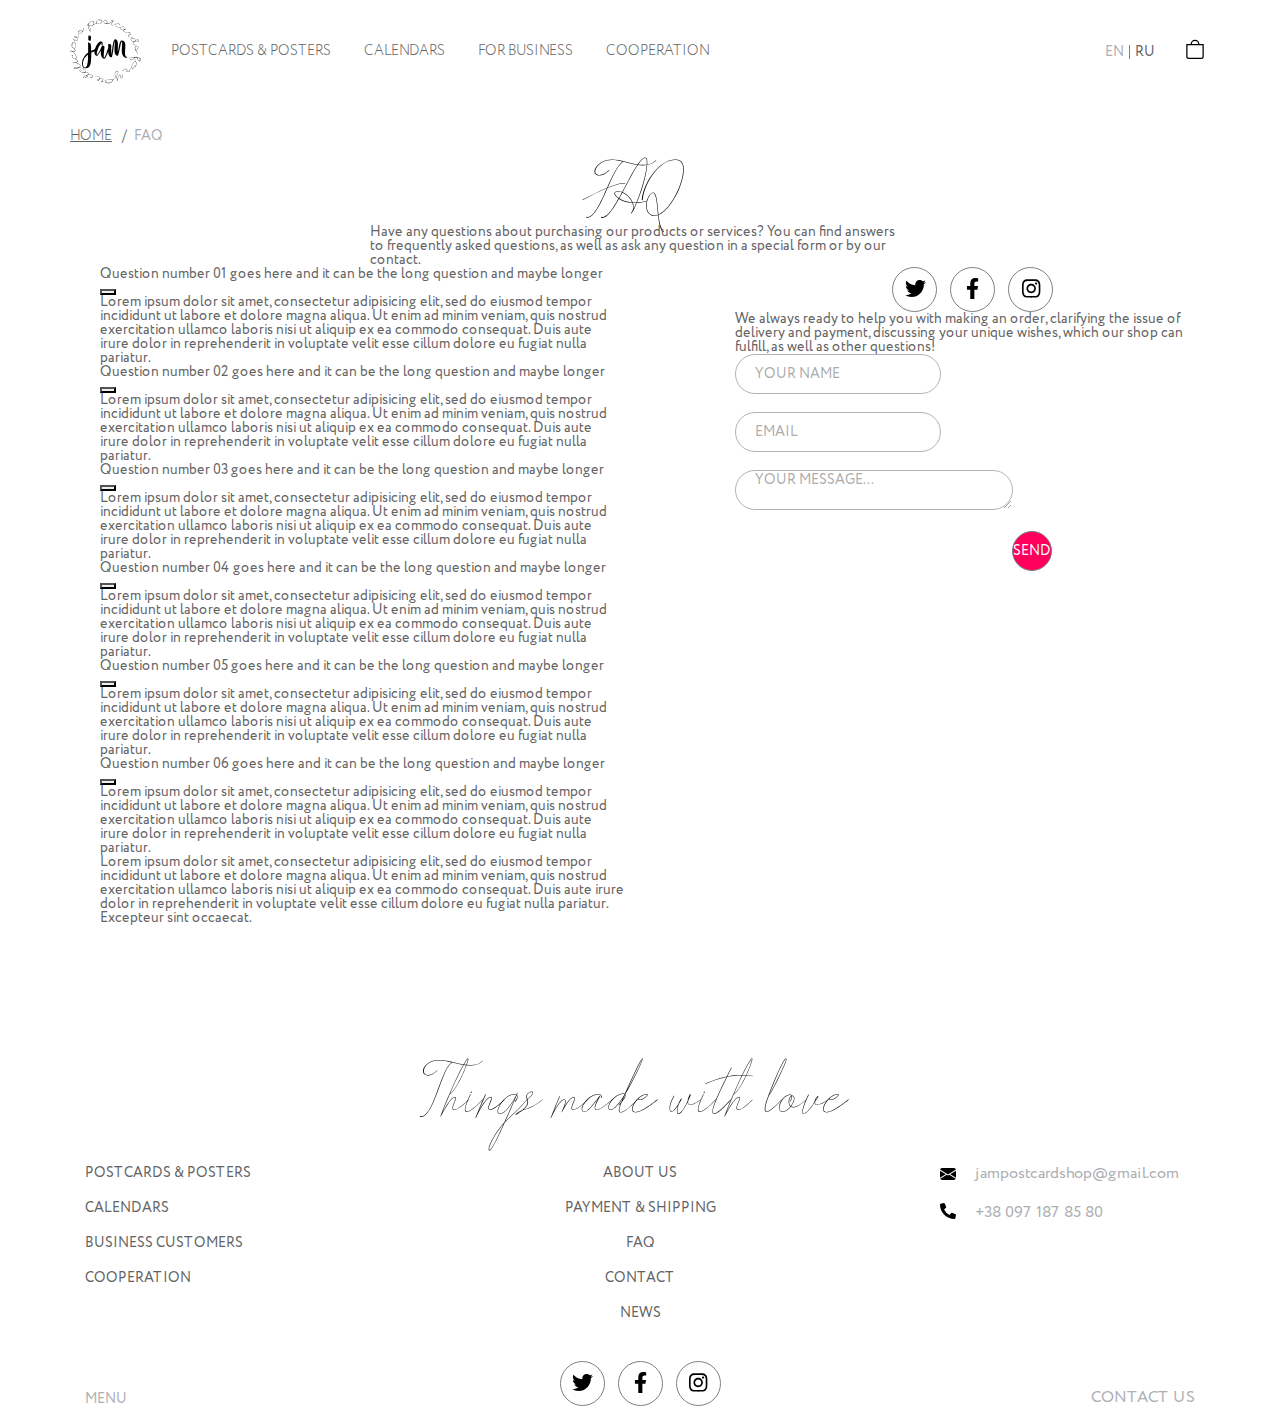
<file: faq.html>
<!doctype html>
<html lang="en">
  <head>
    <!-- Required meta tags -->
    <meta charset="utf-8">
    <meta name="viewport" content="width=device-width, initial-scale=1, shrink-to-fit=no">

    <!-- Bootstrap CSS -->
    <link rel="stylesheet" href="/css/owl.carousel.min.css">
    <link rel="stylesheet" href="/Bootstrap/bootstrap.min.css">
    <link rel="stylesheet" href="/fonts/Nether/nether.otf">
    <link rel="stylesheet" href="../css/main.min.css">
    <title>Jam - Открытки на подарок</title>
  </head>
  <body>
    <script src="/js/all.min.js"></script>
    <nav class="collapse navbar-collapse navbar" id="navbarContent">
      <ul>
        <li><a href="#">postcards & posters</a></li>
        <li><a href="#">calendars</a></li>
        <li><a href="#">croporate design</a></li>
        <li><a href="#">cooperation</a></li>
      </ul>

      <div class="contact-top">
        <div class="mail">
          <svg class="bi bi-envelope-fill" width="1em" height="1em" viewBox="0 0 16 16" fill="currentColor" xmlns="http://www.w3.org/2000/svg">
            <path fill-rule="evenodd" d="M.05 3.555A2 2 0 0 1 2 2h12a2 2 0 0 1 1.95 1.555L8 8.414.05 3.555zM0 4.697v7.104l5.803-3.558L0 4.697zM6.761 8.83l-6.57 4.027A2 2 0 0 0 2 14h12a2 2 0 0 0 1.808-1.144l-6.57-4.027L8 9.586l-1.239-.757zm3.436-.586L16 11.801V4.697l-5.803 3.546z"/>
          </svg>
          <p>jampostcardshop@gmail.com</p>
        </div>

        <div class="call">
          <i class="fas fa-phone-alt"></i>
          <p>+38 097 187 85 80</p>
        </div>
      </div>

      <div class="social">
        <a href="#"><i class="fab fa-twitter"></i></a>
        <a href="#"><i class="fab fa-facebook-f"></i></a>
        <a href="#"><i class="fab fa-instagram"></i></a>
      </div>
    </nav>

    <div class="shadow" role="navigation" data-toggle="collapse" data-target="#navbarContent" aria-controls="navbarContent" aria-expanded="false" aria-label="Toggle navigation"></div>

    <header class="conteiner-fluid">
      <div class="container px-0 clearfix">
        <a href="#" class="float-left logo">
            <svg xmlns="http://www.w3.org/2000/svg" xmlns:xlink="http://www.w3.org/1999/xlink" width="71px" height="65px">
                <g>
                    <path fill-rule="evenodd"  fill="rgb(0, 0, 2)" d="M70.676,41.865 C70.539,42.083 70.360,42.213 70.145,42.258 C70.133,42.255 70.125,42.249 70.120,42.241 C70.115,42.232 70.107,42.227 70.095,42.224 C69.983,42.252 69.858,42.237 69.719,42.180 C69.580,42.123 69.445,42.046 69.313,41.950 C69.181,41.855 69.057,41.753 68.942,41.644 C68.827,41.536 68.738,41.448 68.674,41.380 C68.525,41.227 68.362,41.027 68.180,40.785 C67.998,40.542 67.810,40.289 67.612,40.027 C67.414,39.765 67.215,39.501 67.012,39.236 C66.810,38.971 66.619,38.734 66.443,38.521 C66.298,38.509 66.172,38.498 66.066,38.490 C65.960,38.481 65.844,38.474 65.717,38.469 C65.590,38.464 65.472,38.457 65.363,38.447 C65.254,38.438 65.162,38.430 65.086,38.424 C65.011,38.417 64.970,38.409 64.964,38.398 C64.947,38.639 64.954,38.902 64.981,39.189 C65.008,39.476 65.041,39.760 65.081,40.043 C65.121,40.325 65.161,40.592 65.203,40.844 C65.244,41.096 65.277,41.309 65.308,41.482 C65.386,41.690 65.446,41.883 65.488,42.060 C65.530,42.235 65.545,42.346 65.539,42.389 C65.537,42.397 65.530,42.407 65.527,42.415 C65.630,42.491 65.737,42.552 65.829,42.664 C65.977,42.844 66.106,43.057 66.211,43.304 C66.315,43.550 66.393,43.816 66.440,44.101 C66.526,44.604 66.547,45.025 66.522,45.351 C66.497,45.677 66.426,45.986 66.310,46.271 C66.194,46.557 66.028,46.856 65.807,47.162 C65.586,47.467 65.298,47.852 64.920,48.298 C64.845,48.361 64.790,48.378 64.756,48.352 C64.511,48.551 64.253,48.721 63.986,48.861 C63.719,49.002 63.475,49.102 63.258,49.166 C63.191,49.309 63.132,49.449 63.081,49.588 C63.031,49.726 62.984,49.867 62.942,50.010 C62.900,50.103 62.835,50.160 62.749,50.181 C62.662,50.201 62.634,50.166 62.664,50.077 C62.736,49.880 62.785,49.722 62.815,49.604 C62.845,49.487 62.890,49.362 62.951,49.230 C62.871,49.232 62.792,49.234 62.713,49.235 C62.571,49.223 62.426,49.212 62.278,49.204 C62.129,49.195 62.006,49.154 61.909,49.083 C61.693,48.952 61.560,48.770 61.502,48.544 C61.443,48.317 61.442,48.067 61.488,47.790 C61.535,47.513 61.618,47.219 61.731,46.904 C61.843,46.589 61.968,46.270 62.104,45.944 C62.240,45.617 62.382,45.297 62.531,44.981 C62.680,44.664 62.820,44.373 62.957,44.107 C63.011,44.008 63.061,43.921 63.107,43.844 C63.153,43.768 63.199,43.697 63.244,43.630 C63.290,43.564 63.338,43.498 63.388,43.433 C63.439,43.368 63.498,43.289 63.566,43.195 C63.794,42.881 64.002,42.638 64.205,42.474 C64.408,42.310 64.601,42.209 64.791,42.179 C64.948,42.153 65.100,42.177 65.249,42.233 C65.237,42.195 65.224,42.162 65.212,42.119 C65.187,42.027 65.163,41.945 65.140,41.873 C65.118,41.800 65.110,41.776 65.116,41.800 C65.100,41.740 65.085,41.583 65.063,41.330 C65.040,41.076 65.018,40.811 64.995,40.531 C64.978,40.442 64.964,40.360 64.953,40.285 C64.942,40.209 64.929,40.128 64.915,40.042 C64.885,39.503 64.823,38.963 64.728,38.425 C64.650,38.522 64.570,38.664 64.485,38.847 C64.401,39.030 64.300,39.225 64.183,39.428 C64.065,39.632 63.920,39.835 63.746,40.033 C63.573,40.232 63.363,40.404 63.118,40.547 C62.873,40.689 62.590,40.787 62.271,40.842 C61.953,40.895 61.587,40.886 61.176,40.818 C61.055,40.792 60.935,40.769 60.816,40.747 C60.697,40.725 60.589,40.674 60.489,40.595 C60.400,40.527 60.308,40.461 60.213,40.397 C60.119,40.333 60.037,40.254 59.965,40.161 C59.796,39.953 59.686,39.777 59.639,39.624 C59.591,39.471 59.586,39.332 59.624,39.201 C59.662,39.071 59.736,38.948 59.849,38.830 C59.962,38.711 60.094,38.589 60.246,38.461 C60.277,38.443 60.308,38.426 60.339,38.409 C60.458,38.331 60.583,38.271 60.717,38.233 C60.948,38.167 61.211,38.115 61.507,38.079 C61.803,38.042 62.065,38.012 62.294,37.994 C62.348,37.988 62.442,37.986 62.574,37.986 C62.707,37.986 62.869,37.987 63.059,37.990 C63.249,37.993 63.457,37.999 63.684,38.008 C63.911,38.017 64.148,38.030 64.396,38.045 C64.406,37.994 64.417,37.949 64.427,37.908 C64.438,37.868 64.447,37.822 64.457,37.771 C64.494,37.669 64.541,37.649 64.599,37.714 C64.638,37.768 64.675,37.822 64.711,37.876 C64.746,37.930 64.780,37.984 64.812,38.039 C65.245,38.001 65.678,37.974 66.112,37.961 C66.043,37.899 65.963,37.798 65.870,37.658 C65.855,37.612 65.854,37.578 65.867,37.556 C65.881,37.533 65.901,37.516 65.927,37.505 C65.940,37.500 65.954,37.497 65.969,37.498 C65.984,37.498 66.000,37.501 66.018,37.507 C66.052,37.519 66.081,37.538 66.107,37.561 C66.202,37.714 66.285,37.829 66.358,37.902 C66.431,37.976 66.505,38.050 66.580,38.126 C66.974,38.196 67.369,38.270 67.763,38.347 C67.908,38.357 68.043,38.372 68.167,38.393 C68.291,38.415 68.411,38.442 68.527,38.477 C68.642,38.512 68.757,38.550 68.873,38.593 C68.988,38.635 69.110,38.675 69.237,38.713 C69.279,38.730 69.355,38.764 69.464,38.815 C69.573,38.866 69.693,38.929 69.822,39.004 C69.952,39.080 70.087,39.168 70.228,39.269 C70.368,39.370 70.492,39.485 70.596,39.615 C70.743,39.764 70.850,39.981 70.910,40.264 C70.969,40.546 70.980,40.831 70.942,41.113 C70.903,41.395 70.814,41.647 70.676,41.865 ZM63.588,48.789 C63.648,48.766 63.710,48.744 63.773,48.722 C63.902,48.666 64.077,48.580 64.295,48.457 C64.513,48.333 64.725,48.179 64.927,47.991 C65.062,47.834 65.194,47.674 65.322,47.512 C65.410,47.357 65.453,47.223 65.454,47.111 C65.465,46.906 65.429,46.780 65.354,46.732 C65.278,46.683 65.186,46.682 65.078,46.727 C64.970,46.772 64.851,46.853 64.720,46.968 C64.589,47.083 64.470,47.212 64.360,47.355 C63.952,47.878 63.630,48.366 63.402,48.854 C63.465,48.833 63.527,48.812 63.588,48.789 ZM64.945,42.512 C64.737,42.479 64.522,42.562 64.291,42.747 C64.024,42.959 63.787,43.211 63.570,43.506 C63.354,43.800 63.158,44.110 62.977,44.443 C62.796,44.775 62.634,45.116 62.487,45.472 C62.341,45.828 62.209,46.174 62.097,46.515 C61.984,46.856 61.895,47.181 61.834,47.493 C61.772,47.805 61.752,48.079 61.785,48.317 C61.820,48.602 61.954,48.794 62.206,48.884 C62.457,48.973 62.755,48.989 63.098,48.922 C63.129,48.874 63.156,48.825 63.178,48.777 C63.200,48.728 63.231,48.675 63.269,48.619 C63.384,48.420 63.542,48.182 63.733,47.899 C63.924,47.616 64.119,47.350 64.325,47.101 C64.530,46.851 64.732,46.652 64.940,46.505 C65.147,46.358 65.339,46.335 65.519,46.446 C65.704,46.560 65.784,46.727 65.753,46.947 C65.829,46.840 65.879,46.766 65.904,46.726 C65.929,46.686 65.950,46.650 65.966,46.618 C65.981,46.586 65.998,46.547 66.014,46.501 C66.031,46.456 66.061,46.378 66.104,46.266 C66.178,46.076 66.233,45.820 66.259,45.503 C66.285,45.185 66.274,44.857 66.223,44.523 C66.173,44.190 66.085,43.870 65.964,43.566 C65.842,43.263 65.690,43.020 65.517,42.835 C65.344,42.649 65.151,42.544 64.945,42.512 ZM64.201,38.289 C64.147,38.274 64.092,38.270 64.038,38.276 C63.709,38.279 63.379,38.280 63.050,38.279 C62.790,38.302 62.525,38.301 62.256,38.281 C61.987,38.260 61.716,38.263 61.443,38.283 C61.431,38.282 61.382,38.297 61.297,38.327 C61.212,38.358 61.114,38.393 61.003,38.434 C60.893,38.474 60.782,38.510 60.671,38.544 C60.559,38.577 60.473,38.599 60.411,38.611 C60.297,38.681 60.195,38.767 60.102,38.869 C60.010,38.971 59.945,39.078 59.908,39.192 C59.870,39.307 59.866,39.429 59.894,39.563 C59.922,39.697 59.999,39.834 60.124,39.976 C60.243,40.117 60.380,40.234 60.539,40.325 C60.697,40.415 60.864,40.488 61.041,40.541 C61.219,40.594 61.399,40.628 61.584,40.640 C61.768,40.652 61.943,40.645 62.107,40.617 C62.464,40.550 62.801,40.412 63.108,40.192 C63.416,39.971 63.700,39.684 63.948,39.324 C64.037,39.202 64.119,39.044 64.190,38.849 C64.260,38.654 64.318,38.476 64.365,38.317 C64.310,38.313 64.256,38.303 64.201,38.289 ZM70.445,40.020 C70.364,39.900 70.273,39.798 70.173,39.714 C69.944,39.527 69.702,39.359 69.447,39.208 C69.193,39.056 68.929,38.933 68.657,38.835 C68.385,38.738 68.111,38.670 67.835,38.628 C67.560,38.586 67.290,38.587 67.024,38.624 C67.339,39.001 67.648,39.420 67.944,39.883 C68.240,40.346 68.514,40.725 68.784,41.007 C68.870,41.105 68.970,41.207 69.084,41.313 C69.198,41.419 69.318,41.515 69.444,41.600 C69.570,41.684 69.697,41.746 69.828,41.784 C69.958,41.822 70.084,41.814 70.205,41.756 C70.292,41.718 70.372,41.632 70.444,41.495 C70.516,41.359 70.591,41.239 70.671,41.138 C70.683,40.884 70.690,40.629 70.691,40.373 C70.608,40.258 70.526,40.140 70.445,40.020 ZM68.353,22.358 C68.200,22.464 68.049,22.558 67.900,22.638 C67.751,22.718 67.618,22.780 67.500,22.825 C67.383,22.870 67.313,22.899 67.292,22.912 C67.178,22.943 67.042,22.971 66.884,22.994 C66.725,23.018 66.561,23.037 66.392,23.053 C66.222,23.068 66.054,23.081 65.885,23.092 C65.717,23.104 65.568,23.110 65.438,23.111 C65.294,23.109 65.162,23.112 65.042,23.120 C64.923,23.127 64.801,23.128 64.678,23.122 C64.555,23.117 64.428,23.108 64.299,23.097 C64.169,23.086 64.027,23.065 63.872,23.034 C63.857,23.044 63.841,23.057 63.825,23.073 C63.808,23.088 63.790,23.108 63.768,23.133 C63.687,23.217 63.614,23.301 63.549,23.385 C63.485,23.469 63.425,23.560 63.368,23.659 C63.312,23.759 63.259,23.876 63.210,24.011 C63.161,24.147 63.118,24.309 63.080,24.497 C63.113,24.549 63.145,24.602 63.178,24.655 C63.204,24.680 63.228,24.707 63.252,24.734 C63.275,24.762 63.304,24.790 63.339,24.821 C63.477,24.925 63.638,25.040 63.822,25.168 C64.005,25.295 64.195,25.422 64.392,25.548 C64.588,25.674 64.782,25.791 64.974,25.899 C65.166,26.006 65.344,26.092 65.508,26.155 C65.525,26.147 65.539,26.153 65.551,26.174 C65.556,26.183 65.559,26.194 65.563,26.205 C65.585,26.213 65.605,26.208 65.630,26.235 C65.637,26.253 65.657,26.285 65.689,26.332 C65.828,26.399 65.955,26.474 66.069,26.555 C66.184,26.637 66.300,26.721 66.418,26.807 C66.537,26.895 66.664,26.986 66.801,27.082 C66.938,27.179 67.099,27.276 67.284,27.376 C67.496,27.463 67.683,27.553 67.845,27.646 C68.006,27.739 68.153,27.785 68.287,27.782 C68.393,27.847 68.427,27.937 68.388,28.052 C68.348,28.151 68.307,28.250 68.266,28.348 C68.232,28.558 68.170,28.819 68.077,29.130 C67.983,29.440 67.875,29.750 67.751,30.059 C67.628,30.369 67.499,30.653 67.367,30.911 C67.235,31.169 67.114,31.346 67.009,31.443 C66.906,31.478 66.811,31.510 66.725,31.539 C66.638,31.568 66.545,31.569 66.444,31.543 C66.342,31.517 66.229,31.452 66.104,31.352 C65.978,31.251 65.828,31.092 65.652,30.879 C65.628,30.927 65.647,31.019 65.709,31.156 C65.770,31.292 65.842,31.430 65.924,31.570 C66.006,31.711 66.085,31.838 66.159,31.953 C66.233,32.068 66.269,32.136 66.268,32.156 C66.419,32.356 66.543,32.523 66.640,32.654 C66.738,32.784 66.821,32.901 66.891,33.001 C66.961,33.101 67.024,33.189 67.082,33.264 C67.139,33.339 67.203,33.424 67.274,33.521 C67.344,33.618 67.430,33.730 67.531,33.857 C67.631,33.983 67.760,34.144 67.916,34.342 C67.980,34.388 68.010,34.456 68.006,34.544 C68.003,34.589 67.993,34.617 67.975,34.631 C67.970,34.634 67.965,34.636 67.960,34.638 C67.959,34.638 67.957,34.639 67.956,34.639 C67.954,34.639 67.953,34.639 67.951,34.639 C67.948,34.640 67.945,34.640 67.942,34.639 C67.929,34.638 67.914,34.633 67.897,34.624 C67.663,34.362 67.458,34.126 67.284,33.914 C67.110,33.701 66.920,33.464 66.715,33.203 C66.509,32.942 66.318,32.671 66.141,32.391 C66.034,32.216 65.916,32.038 65.785,31.855 C65.654,31.672 65.554,31.467 65.481,31.237 C65.449,31.081 65.426,30.977 65.414,30.922 C65.401,30.868 65.392,30.829 65.389,30.806 C65.385,30.783 65.383,30.754 65.382,30.720 C65.381,30.685 65.372,30.608 65.354,30.486 C65.290,30.362 65.234,30.251 65.183,30.153 C65.133,30.054 65.090,29.958 65.053,29.864 C65.016,29.770 64.984,29.673 64.956,29.571 C64.929,29.468 64.907,29.347 64.890,29.205 C64.867,29.006 64.853,28.836 64.847,28.694 C64.842,28.552 64.847,28.419 64.864,28.296 C64.880,28.173 64.908,28.055 64.946,27.941 C64.985,27.826 65.040,27.701 65.112,27.565 C65.140,27.501 65.172,27.434 65.207,27.366 C65.243,27.297 65.292,27.258 65.354,27.249 C65.423,27.277 65.463,27.330 65.473,27.409 C65.535,27.895 65.561,28.375 65.553,28.845 C65.544,29.315 65.562,29.794 65.606,30.285 C65.679,30.376 65.764,30.486 65.863,30.614 C65.961,30.743 66.068,30.859 66.183,30.963 C66.298,31.067 66.417,31.141 66.542,31.183 C66.667,31.226 66.791,31.196 66.913,31.092 C67.015,31.006 67.095,30.888 67.153,30.738 C67.211,30.588 67.264,30.478 67.314,30.408 C67.357,30.320 67.398,30.234 67.437,30.152 C67.476,30.069 67.516,29.971 67.558,29.855 C67.599,29.740 67.643,29.599 67.690,29.433 C67.737,29.266 67.794,29.057 67.859,28.806 C67.914,28.601 67.962,28.441 68.004,28.326 C68.046,28.211 68.071,28.158 68.080,28.165 C68.054,28.143 67.939,28.082 67.735,27.986 C67.532,27.890 67.219,27.658 66.793,27.310 C66.611,27.202 66.436,27.096 66.268,26.991 C66.101,26.885 65.952,26.760 65.822,26.614 C65.818,26.605 65.783,26.594 65.715,26.580 C65.653,26.568 65.570,26.490 65.470,26.363 C65.444,26.370 65.415,26.376 65.395,26.387 C65.317,26.374 65.203,26.325 65.053,26.241 C64.902,26.157 64.755,26.071 64.611,25.982 C64.529,25.932 64.411,25.858 64.255,25.763 C64.100,25.667 63.938,25.561 63.771,25.444 C63.604,25.328 63.447,25.211 63.299,25.092 C63.152,24.973 63.049,24.861 62.990,24.753 C62.978,24.729 62.958,24.692 62.931,24.642 C62.903,24.592 62.887,24.543 62.883,24.493 C62.880,24.403 62.892,24.303 62.919,24.192 C62.908,24.075 62.915,23.992 62.939,23.945 C62.974,23.851 63.018,23.776 63.073,23.720 C63.127,23.664 63.182,23.582 63.237,23.473 C63.337,23.239 63.429,23.061 63.512,22.942 C63.225,22.871 62.919,22.767 62.597,22.634 C62.274,22.501 61.984,22.316 61.723,22.077 C61.682,22.043 61.625,21.980 61.553,21.888 C61.481,21.797 61.406,21.699 61.329,21.595 C61.252,21.492 61.181,21.390 61.115,21.289 C61.049,21.188 61.002,21.105 60.976,21.039 C60.867,20.808 60.812,20.598 60.810,20.407 C60.808,20.216 60.835,20.041 60.894,19.881 C60.952,19.721 61.032,19.575 61.136,19.445 C61.239,19.314 61.343,19.198 61.449,19.099 C61.486,19.059 61.557,19.048 61.606,19.017 C61.385,18.940 61.186,18.872 61.017,18.814 C60.838,18.753 60.636,18.679 60.411,18.594 C60.186,18.510 59.965,18.421 59.749,18.329 C59.533,18.236 59.330,18.138 59.139,18.033 C58.948,17.929 58.797,17.821 58.684,17.709 C58.644,17.678 58.605,17.645 58.569,17.609 C58.533,17.574 58.502,17.540 58.476,17.508 C58.363,17.466 58.282,17.388 58.235,17.270 C58.187,17.152 58.160,17.025 58.152,16.889 C58.145,16.752 58.153,16.619 58.177,16.492 C58.200,16.364 58.223,16.269 58.246,16.208 C58.274,16.154 58.330,16.083 58.413,15.996 C58.496,15.909 58.596,15.822 58.713,15.737 C58.831,15.651 58.962,15.570 59.108,15.494 C59.254,15.417 59.401,15.360 59.549,15.322 C59.698,15.283 59.845,15.273 59.990,15.291 C60.135,15.309 60.265,15.364 60.378,15.454 C60.254,15.171 60.145,14.925 60.052,14.716 C59.958,14.507 59.884,14.274 59.827,14.016 C59.812,13.821 59.795,13.624 59.777,13.428 C59.756,13.423 59.714,13.438 59.652,13.473 C59.590,13.507 59.494,13.538 59.366,13.565 C59.238,13.592 59.082,13.608 58.898,13.612 C58.714,13.617 58.499,13.593 58.251,13.542 C58.292,13.548 58.300,13.547 58.273,13.537 C58.246,13.527 58.200,13.517 58.133,13.506 C58.067,13.496 57.986,13.482 57.892,13.465 C57.796,13.448 57.706,13.434 57.619,13.421 C57.533,13.409 57.452,13.397 57.378,13.385 C57.304,13.372 57.254,13.362 57.227,13.353 C57.073,13.350 56.955,13.335 56.873,13.306 C56.802,13.282 56.767,13.257 56.746,13.233 C56.681,13.258 56.620,13.285 56.498,13.290 C56.329,13.298 56.132,13.290 55.909,13.269 C55.685,13.248 55.451,13.213 55.207,13.165 C54.962,13.117 54.729,13.058 54.507,12.987 C54.284,12.917 54.087,12.836 53.914,12.742 C53.741,12.648 53.623,12.542 53.558,12.420 C53.532,12.357 53.497,12.296 53.453,12.238 C53.408,12.181 53.383,12.120 53.376,12.057 C53.361,11.961 53.347,11.871 53.335,11.787 C53.322,11.702 53.315,11.623 53.313,11.552 C53.310,11.480 53.315,11.410 53.326,11.340 C53.336,11.270 53.361,11.198 53.400,11.122 C53.219,11.158 53.043,11.165 52.873,11.142 C52.703,11.120 52.508,11.106 52.291,11.103 C52.132,11.097 51.955,11.058 51.757,10.989 C51.558,10.920 51.373,10.828 51.198,10.713 C51.023,10.598 50.875,10.456 50.753,10.287 C50.631,10.118 50.569,9.933 50.567,9.730 C50.572,9.601 50.564,9.470 50.542,9.336 C50.521,9.202 50.532,9.084 50.577,8.981 C50.654,8.819 50.724,8.697 50.793,8.579 C50.775,8.582 50.759,8.591 50.740,8.589 C50.470,8.585 50.217,8.585 49.981,8.588 C49.745,8.591 49.507,8.585 49.266,8.571 C49.024,8.557 48.775,8.531 48.518,8.494 C48.260,8.457 47.974,8.401 47.657,8.329 C47.638,8.334 47.625,8.334 47.618,8.330 C47.546,8.315 47.432,8.278 47.274,8.223 C47.117,8.167 46.950,8.103 46.774,8.030 C46.598,7.958 46.427,7.878 46.261,7.792 C46.094,7.706 45.967,7.622 45.880,7.538 C45.590,7.362 45.371,7.169 45.221,6.955 C45.072,6.741 44.979,6.521 44.944,6.293 C44.910,6.065 44.929,5.841 45.006,5.620 C45.007,5.616 45.011,5.613 45.012,5.610 C44.991,5.622 44.977,5.633 44.952,5.646 C44.797,5.725 44.612,5.798 44.400,5.867 C44.186,5.937 43.958,6.002 43.714,6.063 C43.470,6.124 43.233,6.168 43.004,6.193 C42.774,6.219 42.564,6.223 42.373,6.206 C42.182,6.190 42.037,6.139 41.936,6.053 C41.891,6.004 41.839,5.962 41.778,5.926 C41.718,5.891 41.674,5.845 41.647,5.788 C41.550,5.615 41.495,5.473 41.484,5.363 C41.472,5.252 41.485,5.120 41.520,4.965 C41.538,4.853 41.555,4.763 41.570,4.695 C41.586,4.627 41.603,4.537 41.620,4.425 C41.730,4.132 41.826,3.884 41.908,3.680 C41.990,3.476 42.060,3.252 42.118,3.006 C42.124,2.981 42.144,2.938 42.180,2.880 C42.216,2.821 42.238,2.776 42.245,2.744 C42.033,2.861 41.865,2.954 41.741,3.023 C41.617,3.092 41.520,3.148 41.451,3.190 C41.381,3.233 41.325,3.266 41.281,3.289 C41.237,3.312 41.189,3.337 41.136,3.364 C41.083,3.391 41.014,3.424 40.929,3.464 C40.844,3.504 40.722,3.562 40.563,3.639 C40.432,3.723 40.302,3.807 40.173,3.893 C40.144,3.901 40.137,3.896 40.121,3.897 C39.872,4.015 39.639,4.123 39.437,4.207 C39.210,4.301 38.958,4.400 38.681,4.506 C38.405,4.613 38.126,4.699 37.844,4.767 C37.670,4.806 37.488,4.854 37.297,4.914 C37.107,4.973 36.911,4.992 36.706,4.972 C36.575,4.942 36.485,4.923 36.439,4.914 C36.392,4.905 36.359,4.897 36.340,4.891 C36.320,4.886 36.297,4.876 36.271,4.863 C36.244,4.850 36.181,4.828 36.080,4.797 C35.960,4.810 35.852,4.823 35.756,4.833 C35.660,4.844 35.568,4.849 35.481,4.848 C35.394,4.847 35.305,4.839 35.215,4.825 C35.125,4.811 35.022,4.783 34.905,4.742 C34.742,4.683 34.604,4.628 34.491,4.575 C34.378,4.522 34.276,4.461 34.187,4.393 C34.097,4.326 34.016,4.249 33.942,4.163 C33.868,4.076 33.792,3.969 33.715,3.839 C33.675,3.785 33.636,3.725 33.597,3.660 C33.557,3.596 33.546,3.531 33.564,3.464 C33.615,3.406 33.673,3.387 33.738,3.409 C34.145,3.549 34.530,3.721 34.891,3.923 C35.253,4.125 35.630,4.303 36.026,4.459 C36.125,4.423 36.243,4.380 36.381,4.333 C36.518,4.285 36.649,4.224 36.775,4.149 C36.900,4.075 37.003,3.983 37.085,3.873 C37.167,3.764 37.193,3.626 37.162,3.460 C37.136,3.322 37.078,3.193 36.987,3.073 C36.895,2.954 36.832,2.855 36.798,2.777 C36.748,2.697 36.698,2.620 36.651,2.547 C36.603,2.474 36.543,2.393 36.471,2.304 C36.399,2.216 36.308,2.113 36.199,1.998 C36.089,1.882 35.951,1.740 35.783,1.570 C35.647,1.431 35.542,1.316 35.470,1.227 C35.398,1.137 35.366,1.089 35.375,1.083 C35.348,1.101 35.255,1.193 35.099,1.359 C34.942,1.526 34.637,1.746 34.194,2.034 C34.036,2.174 33.882,2.307 33.731,2.432 C33.581,2.558 33.422,2.656 33.254,2.727 C33.246,2.727 33.222,2.758 33.184,2.821 C33.146,2.884 33.043,2.941 32.877,2.993 C32.860,3.074 32.844,3.104 32.827,3.083 C32.811,3.063 32.811,3.027 32.827,2.973 C32.827,2.967 32.827,2.960 32.827,2.953 C32.794,2.933 32.780,2.903 32.784,2.863 C32.788,2.823 32.819,2.790 32.878,2.763 C32.895,2.763 32.928,2.757 32.978,2.744 C33.088,2.631 33.198,2.534 33.308,2.452 C33.419,2.371 33.532,2.288 33.648,2.205 C33.764,2.121 33.888,2.030 34.019,1.931 C34.149,1.833 34.290,1.710 34.442,1.565 C34.596,1.386 34.741,1.234 34.878,1.109 C35.015,0.983 35.110,0.853 35.162,0.716 C35.254,0.636 35.337,0.639 35.411,0.725 C35.471,0.806 35.532,0.889 35.592,0.971 C35.740,1.090 35.917,1.260 36.119,1.482 C36.321,1.703 36.516,1.940 36.704,2.191 C36.892,2.442 37.058,2.687 37.203,2.926 C37.348,3.165 37.435,3.358 37.467,3.504 C37.452,3.623 37.439,3.732 37.427,3.832 C37.416,3.931 37.379,4.026 37.320,4.119 C37.260,4.211 37.166,4.300 37.040,4.387 C36.913,4.473 36.733,4.562 36.500,4.654 C36.528,4.698 36.606,4.716 36.734,4.709 C36.862,4.702 36.996,4.685 37.136,4.658 C37.275,4.630 37.403,4.602 37.519,4.573 C37.636,4.544 37.701,4.535 37.717,4.544 C37.928,4.470 38.102,4.411 38.239,4.364 C38.376,4.317 38.496,4.278 38.599,4.247 C38.702,4.216 38.792,4.186 38.871,4.157 C38.949,4.128 39.039,4.097 39.139,4.063 C39.240,4.029 39.357,3.986 39.490,3.933 C39.624,3.880 39.794,3.812 40.002,3.730 C40.051,3.691 40.102,3.700 40.154,3.719 C40.185,3.688 40.215,3.657 40.283,3.612 C40.375,3.552 40.476,3.489 40.587,3.424 C40.697,3.359 40.806,3.297 40.912,3.239 C41.018,3.180 41.097,3.134 41.147,3.099 C41.177,3.080 41.245,3.032 41.352,2.958 C41.459,2.884 41.577,2.804 41.705,2.719 C41.833,2.634 41.960,2.551 42.085,2.469 C42.210,2.388 42.300,2.325 42.355,2.279 C42.393,2.214 42.431,2.149 42.468,2.084 C42.211,2.036 41.992,1.991 41.810,1.948 C41.628,1.906 41.408,1.843 41.149,1.764 C41.068,1.729 41.033,1.683 41.044,1.625 C41.056,1.566 41.109,1.548 41.202,1.572 C41.462,1.652 41.680,1.706 41.857,1.735 C42.035,1.762 42.257,1.801 42.524,1.852 C42.586,1.705 42.643,1.580 42.695,1.478 C42.747,1.376 42.798,1.268 42.848,1.155 C42.898,1.043 42.952,0.914 43.011,0.769 C43.069,0.624 43.136,0.438 43.210,0.212 C43.245,0.146 43.301,0.129 43.378,0.159 C43.455,0.190 43.485,0.241 43.467,0.312 C43.393,0.531 43.326,0.704 43.267,0.832 C43.207,0.959 43.151,1.071 43.099,1.169 C43.047,1.268 42.994,1.371 42.940,1.479 C42.886,1.587 42.829,1.729 42.768,1.904 C42.991,1.951 43.215,2.005 43.439,2.068 C43.663,2.130 43.881,2.205 44.094,2.292 C44.157,2.328 44.183,2.372 44.173,2.425 C44.162,2.477 44.114,2.495 44.028,2.479 C43.816,2.392 43.599,2.318 43.376,2.256 C43.153,2.194 42.930,2.140 42.708,2.094 C42.701,2.123 42.694,2.151 42.687,2.180 C42.667,2.264 42.622,2.400 42.555,2.587 C42.487,2.774 42.413,2.987 42.334,3.226 C42.254,3.464 42.171,3.712 42.083,3.970 C41.996,4.227 41.924,4.467 41.867,4.688 C41.810,4.909 41.771,5.100 41.749,5.259 C41.727,5.419 41.741,5.516 41.790,5.551 C41.945,5.792 42.141,5.935 42.382,5.985 C42.623,6.035 42.878,6.035 43.149,5.987 C43.419,5.938 43.691,5.860 43.964,5.754 C44.237,5.649 44.478,5.553 44.687,5.465 C44.896,5.378 45.058,5.323 45.171,5.298 C45.186,5.294 45.186,5.302 45.198,5.301 C45.256,5.207 45.291,5.102 45.369,5.016 C45.533,4.842 45.733,4.682 45.971,4.540 C46.209,4.399 46.468,4.287 46.750,4.208 C47.031,4.129 47.327,4.089 47.636,4.090 C47.944,4.091 48.250,4.145 48.549,4.252 C48.699,4.305 48.819,4.367 48.910,4.436 C49.000,4.505 49.068,4.582 49.114,4.665 C49.160,4.748 49.193,4.844 49.214,4.951 C49.234,5.058 49.252,5.179 49.269,5.314 C49.407,5.218 49.536,5.125 49.658,5.036 C49.780,4.947 49.860,4.905 49.896,4.910 C49.940,4.920 49.980,4.939 50.017,4.966 C50.022,4.977 50.027,4.987 50.032,4.997 C50.057,5.049 50.062,5.090 50.049,5.119 C50.035,5.149 50.010,5.161 49.974,5.155 C49.937,5.195 49.867,5.256 49.766,5.342 C49.665,5.427 49.555,5.512 49.437,5.596 C49.319,5.679 49.211,5.756 49.115,5.827 C49.018,5.897 48.962,5.939 48.947,5.953 C48.943,5.951 48.939,5.949 48.935,5.946 C48.879,5.968 48.838,5.941 48.811,5.863 C48.784,5.786 48.784,5.725 48.813,5.681 C48.841,5.659 48.869,5.637 48.897,5.615 C49.023,5.497 49.098,5.374 49.121,5.246 C49.144,5.117 49.124,4.993 49.060,4.875 C48.997,4.756 48.897,4.654 48.761,4.569 C48.625,4.485 48.465,4.422 48.283,4.382 C47.968,4.321 47.652,4.305 47.339,4.337 C47.026,4.368 46.736,4.439 46.470,4.548 C46.204,4.656 45.967,4.801 45.759,4.981 C45.551,5.161 45.388,5.366 45.268,5.594 C45.059,5.985 45.055,6.331 45.244,6.632 C45.433,6.935 45.777,7.223 46.272,7.514 C46.614,7.712 46.984,7.870 47.384,7.992 C47.784,8.115 48.191,8.205 48.609,8.265 C49.027,8.325 49.438,8.359 49.844,8.366 C50.245,8.373 50.621,8.358 50.972,8.317 C51.018,8.257 51.064,8.186 51.111,8.140 C51.199,8.054 51.295,7.987 51.398,7.938 C51.501,7.890 51.621,7.848 51.756,7.814 C51.946,7.715 52.152,7.642 52.371,7.596 C52.591,7.551 52.807,7.547 53.019,7.586 C53.158,7.573 53.291,7.581 53.419,7.609 C53.546,7.637 53.675,7.677 53.805,7.728 C53.935,7.780 54.065,7.841 54.195,7.911 C54.325,7.981 54.466,8.054 54.619,8.131 C54.733,8.186 54.841,8.271 54.944,8.385 C55.047,8.499 55.137,8.627 55.216,8.769 C55.294,8.911 55.358,9.057 55.409,9.206 C55.459,9.356 55.489,9.494 55.499,9.620 C55.526,9.675 55.529,9.733 55.510,9.792 C55.513,9.820 55.509,9.844 55.500,9.865 C55.491,9.887 55.484,9.908 55.480,9.930 C55.484,10.017 55.486,10.084 55.486,10.130 C55.486,10.177 55.470,10.246 55.439,10.336 C55.422,10.407 55.367,10.481 55.274,10.562 C55.181,10.643 55.076,10.717 54.960,10.787 C54.844,10.856 54.723,10.911 54.598,10.952 C54.472,10.993 54.365,11.010 54.277,11.004 C54.229,11.014 54.182,11.009 54.136,10.987 C54.082,10.992 54.022,10.999 53.956,11.007 C53.890,11.016 53.814,11.031 53.729,11.053 C53.694,11.107 53.672,11.147 53.665,11.174 C53.569,11.501 53.547,11.769 53.599,11.978 C53.650,12.188 53.749,12.354 53.896,12.479 C54.042,12.604 54.225,12.700 54.446,12.767 C54.666,12.833 54.897,12.882 55.138,12.913 C55.380,12.944 55.618,12.966 55.854,12.979 C56.089,12.991 56.291,13.006 56.461,13.020 C56.630,13.033 56.754,13.054 56.833,13.079 C56.887,13.096 56.893,13.124 56.877,13.158 C56.920,13.159 56.949,13.151 57.013,13.164 C57.166,13.182 57.309,13.199 57.444,13.214 C57.578,13.229 57.716,13.245 57.856,13.263 C57.996,13.281 58.147,13.297 58.310,13.312 C58.472,13.327 58.653,13.336 58.853,13.339 C59.075,13.318 59.281,13.284 59.471,13.236 C59.662,13.187 59.817,13.131 59.938,13.067 C60.055,13.076 60.116,13.140 60.120,13.258 C60.112,13.335 60.110,13.428 60.114,13.538 C60.118,13.649 60.116,13.748 60.109,13.836 C60.103,14.003 60.124,14.162 60.172,14.316 C60.220,14.470 60.277,14.620 60.345,14.765 C60.412,14.911 60.484,15.058 60.560,15.206 C60.636,15.355 60.704,15.508 60.764,15.665 C60.680,15.670 60.560,15.660 60.405,15.637 C60.249,15.614 60.081,15.601 59.901,15.599 C59.721,15.597 59.541,15.617 59.362,15.656 C59.182,15.696 59.025,15.774 58.891,15.888 C58.730,16.030 58.609,16.165 58.528,16.292 C58.446,16.420 58.396,16.541 58.378,16.657 C58.373,16.716 58.369,16.775 58.364,16.834 C58.377,16.977 58.435,17.122 58.538,17.269 C58.595,17.270 58.632,17.311 58.648,17.391 C58.687,17.399 58.720,17.420 58.746,17.453 C58.762,17.474 58.773,17.492 58.779,17.510 C58.948,17.663 59.154,17.799 59.397,17.922 C59.640,18.045 59.889,18.159 60.145,18.266 C60.401,18.373 60.646,18.471 60.879,18.559 C61.113,18.647 61.298,18.722 61.436,18.780 C61.573,18.792 61.659,18.837 61.695,18.912 C61.719,18.963 61.682,18.974 61.656,18.991 C61.727,18.954 61.779,18.900 61.870,18.880 C62.050,18.841 62.251,18.831 62.472,18.851 C62.694,18.871 62.927,18.920 63.172,18.998 C63.417,19.076 63.657,19.179 63.893,19.308 C64.128,19.436 64.349,19.585 64.556,19.753 C64.762,19.920 64.938,20.107 65.082,20.312 C65.288,20.601 65.438,20.933 65.530,21.300 C65.581,21.266 65.618,21.244 65.641,21.235 C65.664,21.225 65.686,21.220 65.706,21.218 C65.726,21.217 65.749,21.214 65.774,21.209 C65.799,21.203 65.842,21.187 65.904,21.158 C66.027,21.100 66.205,21.016 66.439,20.904 C66.672,20.792 66.926,20.701 67.199,20.633 C67.472,20.564 67.744,20.549 68.014,20.592 C68.285,20.634 68.520,20.785 68.716,21.046 C68.845,21.225 68.903,21.396 68.891,21.555 C68.878,21.715 68.824,21.862 68.728,21.996 C68.631,22.131 68.506,22.251 68.353,22.358 ZM65.400,28.919 C65.404,28.539 65.376,28.117 65.312,27.655 C65.261,27.761 65.210,27.866 65.158,27.971 C65.066,28.146 65.020,28.333 65.018,28.535 C65.016,28.737 65.034,28.959 65.072,29.202 C65.098,29.370 65.142,29.528 65.207,29.675 C65.271,29.823 65.345,29.959 65.429,30.085 C65.405,29.687 65.395,29.299 65.400,28.919 ZM34.887,4.108 C34.594,3.948 34.253,3.801 33.866,3.674 C33.928,3.770 33.990,3.866 34.052,3.962 C34.151,4.126 34.279,4.251 34.435,4.336 C34.592,4.421 34.772,4.494 34.976,4.556 C35.117,4.600 35.257,4.619 35.396,4.614 C35.536,4.610 35.671,4.591 35.802,4.557 C35.485,4.418 35.181,4.269 34.887,4.108 ZM54.242,10.657 C54.322,10.636 54.397,10.612 54.466,10.586 C54.535,10.560 54.600,10.529 54.662,10.492 C54.723,10.455 54.787,10.394 54.855,10.309 C54.839,10.287 54.842,10.260 54.863,10.228 C54.865,10.225 54.867,10.223 54.869,10.220 C54.792,10.256 54.727,10.282 54.676,10.297 C54.624,10.313 54.576,10.325 54.533,10.336 C54.490,10.346 54.448,10.362 54.409,10.383 C54.369,10.404 54.324,10.436 54.275,10.479 C54.226,10.522 54.176,10.568 54.123,10.616 C54.071,10.665 54.019,10.713 53.967,10.762 C54.069,10.713 54.161,10.678 54.242,10.657 ZM53.585,10.838 C53.666,10.713 53.740,10.614 53.808,10.541 C53.876,10.468 53.973,10.380 54.102,10.277 C54.185,10.212 54.263,10.155 54.336,10.107 C54.409,10.059 54.485,10.021 54.565,9.995 C54.645,9.969 54.730,9.948 54.820,9.930 C54.910,9.913 55.019,9.903 55.147,9.902 C55.168,9.902 55.185,9.908 55.199,9.920 C55.210,9.903 55.221,9.888 55.231,9.872 C55.223,9.790 55.241,9.717 55.284,9.653 C55.247,9.597 55.243,9.548 55.272,9.505 C55.234,9.291 55.141,9.066 54.989,8.834 C54.838,8.601 54.686,8.427 54.537,8.312 C54.424,8.224 54.306,8.152 54.184,8.096 C54.061,8.039 53.937,7.996 53.810,7.967 C53.552,7.896 53.296,7.852 53.043,7.834 C52.790,7.817 52.548,7.828 52.318,7.866 C52.059,7.939 51.828,8.022 51.624,8.111 C51.421,8.201 51.260,8.313 51.143,8.445 C51.119,8.453 51.090,8.484 51.056,8.540 C51.022,8.595 50.997,8.621 50.980,8.617 C50.883,8.763 50.820,8.919 50.788,9.084 C50.711,9.421 50.722,9.706 50.820,9.940 C50.918,10.174 51.065,10.361 51.262,10.503 C51.460,10.646 51.691,10.749 51.960,10.814 C52.228,10.880 52.496,10.907 52.766,10.895 C52.906,10.889 53.039,10.890 53.166,10.900 C53.293,10.910 53.432,10.889 53.585,10.838 ZM65.232,20.934 C65.164,20.778 65.077,20.625 64.973,20.476 C64.805,20.242 64.592,20.034 64.335,19.853 C64.077,19.672 63.803,19.527 63.514,19.420 C63.225,19.313 62.937,19.249 62.649,19.227 C62.362,19.204 62.101,19.227 61.868,19.290 C61.634,19.353 61.443,19.465 61.293,19.622 C61.143,19.778 61.061,19.986 61.043,20.245 C61.032,20.353 61.040,20.466 61.067,20.582 C61.093,20.699 61.112,20.813 61.123,20.924 C61.144,21.039 61.224,21.173 61.362,21.328 C61.501,21.483 61.653,21.637 61.819,21.791 C61.985,21.945 62.142,22.082 62.292,22.202 C62.442,22.323 62.540,22.395 62.587,22.416 C62.737,22.495 62.897,22.550 63.068,22.581 C63.239,22.612 63.397,22.645 63.541,22.680 C63.580,22.687 63.618,22.697 63.656,22.710 C63.695,22.723 63.733,22.733 63.772,22.740 C63.782,22.734 63.793,22.724 63.804,22.712 C63.814,22.699 63.825,22.690 63.835,22.683 C63.856,22.669 63.881,22.670 63.909,22.684 C64.041,22.565 64.163,22.447 64.276,22.329 C64.388,22.211 64.499,22.096 64.610,21.984 C64.722,21.871 64.838,21.766 64.961,21.668 C65.083,21.570 65.221,21.476 65.376,21.385 C65.348,21.241 65.300,21.091 65.232,20.934 ZM65.025,21.898 C64.910,21.990 64.801,22.084 64.698,22.179 C64.595,22.274 64.494,22.375 64.398,22.482 C64.301,22.589 64.196,22.695 64.084,22.800 C64.355,22.846 64.613,22.867 64.873,22.890 C64.848,22.856 64.819,22.841 64.801,22.781 C64.767,22.674 64.767,22.600 64.800,22.557 C64.810,22.550 64.821,22.543 64.831,22.537 C64.868,22.513 64.904,22.524 64.940,22.568 C64.956,22.558 64.973,22.547 64.991,22.535 C65.009,22.524 65.031,22.516 65.056,22.511 C65.167,22.497 65.258,22.412 65.329,22.253 C65.400,22.095 65.427,21.891 65.406,21.640 C65.267,21.720 65.140,21.806 65.025,21.898 ZM68.635,21.279 C68.557,21.118 68.458,21.008 68.338,20.947 C68.219,20.887 68.092,20.854 67.958,20.847 C67.823,20.840 67.692,20.851 67.564,20.878 C67.436,20.905 67.324,20.931 67.227,20.957 C66.950,21.038 66.684,21.120 66.428,21.203 C66.173,21.285 65.891,21.404 65.583,21.559 C65.627,21.830 65.622,22.076 65.569,22.297 C65.515,22.518 65.404,22.668 65.239,22.749 C65.191,22.778 65.144,22.827 65.096,22.896 C65.086,22.909 65.073,22.901 65.063,22.911 C65.443,22.935 65.812,22.936 66.165,22.899 C66.814,22.832 67.417,22.636 67.966,22.290 C68.061,22.234 68.153,22.165 68.240,22.084 C68.327,22.003 68.414,21.925 68.501,21.850 C68.493,21.854 68.485,21.859 68.477,21.864 C68.466,21.870 68.464,21.868 68.469,21.859 C68.475,21.850 68.484,21.835 68.495,21.817 C68.506,21.798 68.522,21.780 68.541,21.762 C68.560,21.745 68.572,21.729 68.578,21.713 C68.606,21.672 68.633,21.611 68.659,21.529 C68.684,21.447 68.676,21.364 68.635,21.279 ZM32.304,26.049 C31.314,26.336 31.562,25.402 31.491,23.895 C31.314,24.038 31.420,23.931 31.279,24.110 L30.714,24.936 C30.714,24.972 30.678,24.972 30.678,25.007 L30.572,25.223 C30.113,26.300 29.017,27.341 28.841,27.772 C28.487,28.741 28.523,28.490 28.205,29.208 C28.063,29.423 27.993,29.746 27.887,29.997 C27.250,31.541 26.756,33.228 26.720,35.023 L26.685,35.813 C26.932,35.920 26.826,35.849 27.109,35.705 L27.215,35.669 C27.356,35.167 27.250,35.561 27.533,35.202 L29.017,33.013 C29.159,32.761 29.300,32.367 29.618,32.115 L29.583,31.900 C29.830,31.649 30.077,31.218 30.219,30.643 C30.325,30.033 30.572,29.854 30.784,29.423 C30.926,29.208 30.961,28.992 31.067,28.777 C31.350,28.167 31.844,27.413 31.809,26.767 C32.339,26.659 32.304,26.551 32.587,26.300 L32.905,26.336 C32.975,26.731 32.905,26.767 33.223,26.874 C33.435,26.946 33.682,27.018 33.823,27.090 C34.353,27.341 34.353,27.556 34.601,28.203 C34.495,28.310 34.495,28.131 34.459,28.490 C34.424,28.669 34.424,28.705 34.424,28.885 L33.929,33.049 C33.894,33.408 33.929,33.408 33.894,33.767 C33.823,35.561 33.470,38.720 34.106,38.685 C34.318,38.541 35.131,37.249 35.166,37.141 C35.661,35.884 35.626,36.280 36.120,34.987 L36.615,33.515 C36.779,32.780 38.014,29.623 38.184,29.102 C38.148,27.657 38.328,26.131 38.170,25.295 L38.488,25.079 C39.159,24.720 40.290,24.864 40.785,25.367 C40.855,25.438 40.785,25.367 40.855,25.474 C41.633,26.264 41.103,28.131 41.173,29.854 C41.209,30.249 41.280,30.464 41.280,30.859 L41.244,33.228 C41.244,33.587 41.173,34.592 41.244,34.915 C41.067,35.130 41.138,35.202 41.280,35.382 C41.138,35.633 41.209,35.130 41.173,35.669 C41.386,35.526 41.244,35.669 41.280,35.382 L41.421,34.987 C41.739,33.623 41.598,34.018 41.739,33.120 C41.774,33.013 41.810,32.905 41.810,32.905 C41.845,32.690 41.845,32.797 41.845,32.582 C41.845,32.546 41.845,32.331 41.845,32.295 C41.880,32.259 41.880,32.223 41.880,32.223 C41.880,32.223 41.880,32.259 41.916,32.187 L41.986,32.151 C41.880,31.721 41.916,31.325 42.022,31.039 C42.022,31.003 42.092,30.967 42.057,30.967 L42.198,30.679 C42.304,30.356 42.234,30.392 42.128,30.285 L42.552,27.090 C42.728,26.013 42.976,25.187 43.152,24.182 C43.577,21.705 43.506,21.992 44.354,20.879 C44.495,20.664 44.354,20.807 44.566,20.592 C44.707,20.449 45.308,20.341 45.379,20.341 C45.944,20.341 47.216,21.274 47.605,22.459 C47.923,23.356 47.958,24.720 47.888,25.725 C47.888,26.085 47.888,26.300 47.923,26.659 C47.994,27.556 47.676,31.505 47.782,32.618 C47.888,32.438 47.817,32.690 47.923,32.331 L48.913,27.628 C49.054,26.874 48.736,27.377 49.372,25.259 C49.690,24.110 49.937,22.854 50.574,21.885 C50.821,21.490 51.775,21.418 52.164,21.454 L52.906,21.669 C53.153,21.813 53.012,21.705 53.259,21.813 C53.825,22.064 54.496,22.997 54.885,23.643 C54.955,23.751 54.849,23.572 54.991,23.823 C54.991,23.823 55.061,24.038 55.061,24.074 C55.521,25.151 55.309,28.238 55.238,29.567 C55.097,31.541 54.849,34.162 55.203,36.028 C55.344,36.782 55.662,37.213 55.980,37.644 C56.864,37.715 57.111,37.320 57.464,38.362 C57.005,38.398 57.818,38.864 55.556,38.720 C54.602,38.685 53.330,37.536 52.835,36.495 C52.729,36.280 52.694,36.243 52.588,36.028 C51.351,33.731 51.881,29.243 51.952,26.731 C51.987,25.761 52.340,23.859 51.952,22.603 C50.962,22.925 50.644,26.049 50.361,27.341 C50.326,27.449 50.255,27.700 50.220,27.772 L48.983,33.300 C48.771,34.197 48.382,35.167 48.241,35.992 C48.135,36.351 48.100,36.531 47.746,36.674 C46.898,37.033 46.404,36.351 45.909,35.992 C45.661,35.813 45.485,35.561 45.273,35.202 C43.577,32.115 45.202,23.572 44.919,22.351 C44.849,22.567 44.707,22.746 44.601,23.069 C44.531,23.320 44.531,23.643 44.425,23.967 C44.283,24.433 44.248,24.146 44.142,24.828 L43.683,27.700 C43.541,29.279 43.011,33.192 42.728,34.485 L42.516,35.382 C42.481,35.633 42.304,36.028 42.304,36.280 C42.234,36.674 42.163,37.823 41.880,38.074 C40.820,39.080 38.735,37.392 38.346,34.126 C38.283,33.562 38.262,33.019 38.250,32.482 C37.988,33.347 37.494,34.821 37.216,35.418 L36.721,36.280 C36.509,36.926 35.237,39.546 34.636,39.726 C33.717,39.941 32.940,39.474 32.410,38.685 C32.233,38.433 32.162,38.398 31.986,38.218 C31.067,37.177 30.749,35.059 30.820,33.515 C30.855,32.977 30.926,32.331 30.926,31.792 C30.643,32.115 30.749,32.151 30.466,32.438 L30.396,32.510 L30.254,32.618 C30.254,32.654 30.254,32.690 30.219,32.690 L28.947,34.485 C28.593,34.951 28.523,34.844 28.346,35.454 C28.240,35.849 27.957,36.136 27.533,36.423 C27.498,36.531 27.498,36.495 27.462,36.567 C27.392,36.710 27.462,36.567 27.427,36.710 L27.109,36.746 L26.968,36.854 C26.685,36.926 26.508,36.997 26.155,36.818 L25.590,36.351 C25.519,36.243 25.378,36.064 25.307,35.956 C25.165,35.741 25.484,35.884 25.095,35.777 C24.741,35.346 24.388,33.946 24.423,33.120 C24.447,32.758 24.474,32.460 24.504,32.177 C24.233,32.295 23.966,32.417 23.823,32.546 C23.010,33.372 21.561,33.192 21.314,33.587 C21.066,34.018 21.314,33.803 21.314,34.341 L21.066,41.126 C21.066,42.095 20.854,42.454 20.748,43.818 C20.642,45.397 20.395,45.541 19.653,47.121 C19.476,47.480 19.405,47.587 19.193,47.731 C18.557,48.126 19.052,48.234 18.310,48.521 C18.027,48.628 17.568,49.095 16.437,49.310 C16.154,49.346 15.589,49.346 15.412,49.203 C14.670,49.167 13.681,49.167 13.150,48.377 C13.150,48.377 13.080,48.197 13.044,48.162 C13.186,48.305 12.832,47.839 13.044,48.162 C13.009,48.126 12.974,48.090 12.903,48.018 C12.726,47.803 12.161,46.116 12.055,45.649 C11.878,44.715 12.055,44.464 12.055,43.567 C12.267,43.495 12.126,43.638 12.267,43.387 L12.055,43.351 L12.055,43.028 L12.161,42.956 L12.232,42.167 C12.232,42.167 12.832,40.156 12.868,40.085 C13.009,39.941 12.868,40.085 12.974,39.905 C13.080,39.762 13.009,39.941 13.080,39.762 C13.115,39.690 13.150,39.582 13.150,39.510 L13.186,39.510 C13.221,39.474 13.292,39.690 13.292,39.331 C13.292,39.331 14.211,37.572 14.317,37.392 C14.458,37.141 14.635,36.962 14.811,36.818 L14.988,36.602 C15.624,35.777 18.098,33.515 18.133,33.408 L18.133,28.633 C18.204,27.377 18.133,24.649 17.850,23.751 L18.027,23.428 L18.734,23.500 C19.123,23.967 19.794,23.967 20.289,24.469 C21.066,25.331 20.677,25.331 20.854,26.551 C20.995,27.305 21.102,28.203 21.137,29.100 C21.172,29.710 20.819,30.643 21.031,31.756 C21.632,31.325 22.197,31.397 22.762,31.146 C23.540,30.751 24.317,30.572 24.918,29.674 C25.039,29.506 25.167,29.307 25.293,29.101 L25.590,28.238 C25.943,27.485 26.826,25.690 27.215,25.259 C27.816,24.505 28.947,23.249 29.583,22.854 C30.183,22.423 30.148,22.603 30.749,22.603 C31.562,22.603 32.339,23.141 32.622,23.823 C32.622,23.859 32.763,25.223 32.657,25.438 C32.622,25.761 32.657,25.941 32.304,26.049 ZM14.317,39.438 C14.069,40.085 13.822,40.300 13.645,41.090 C13.539,41.449 13.398,42.741 13.080,42.669 C12.938,43.567 13.221,43.279 13.009,43.531 C13.009,44.859 12.797,45.218 13.080,46.367 C13.186,46.654 13.256,46.833 13.468,47.264 C13.716,47.767 13.610,47.695 13.822,48.126 L13.999,48.090 L14.175,48.341 L14.387,48.521 C14.599,48.521 14.917,48.413 14.917,48.628 C15.518,48.449 15.518,48.449 15.942,48.090 C16.437,47.659 16.437,47.695 16.896,46.546 C17.780,44.285 17.956,42.167 17.956,39.582 C17.956,38.398 17.921,36.602 18.027,35.741 C17.214,35.813 14.635,39.295 14.317,39.438 ZM18.522,16.392 C19.264,16.428 18.734,16.500 19.476,16.392 C19.935,16.859 19.653,16.536 20.041,16.787 C20.677,17.218 21.208,17.613 21.031,18.690 L20.748,21.202 C20.642,21.597 20.571,21.561 20.395,21.813 C19.794,21.849 18.487,21.669 18.345,21.059 C18.275,20.664 18.310,18.546 18.381,18.115 C18.416,17.505 18.451,16.859 18.522,16.392 ZM31.906,1.161 C31.829,1.237 31.739,1.306 31.636,1.370 C31.681,1.425 31.726,1.480 31.770,1.536 C31.842,1.647 31.917,1.759 31.996,1.870 C32.075,1.982 32.124,2.102 32.143,2.228 C32.197,2.487 32.179,2.731 32.091,2.960 C32.002,3.189 31.866,3.397 31.682,3.587 C31.498,3.777 31.279,3.949 31.025,4.107 C30.772,4.265 30.504,4.407 30.221,4.534 C29.937,4.661 29.651,4.767 29.359,4.853 C29.067,4.939 28.795,5.004 28.540,5.046 C28.444,5.060 28.357,5.068 28.280,5.073 C28.204,5.078 28.130,5.079 28.061,5.076 C27.991,5.073 27.921,5.068 27.850,5.059 C27.780,5.050 27.694,5.040 27.595,5.030 C27.261,4.993 26.989,4.921 26.780,4.809 C26.570,4.698 26.413,4.559 26.308,4.391 C26.204,4.223 26.144,4.033 26.130,3.822 C26.128,3.799 26.138,3.773 26.137,3.750 C25.996,3.921 25.856,4.090 25.741,4.224 C25.592,4.397 25.419,4.586 25.224,4.791 C25.029,4.996 24.830,5.185 24.628,5.356 C24.465,5.551 24.297,5.703 24.122,5.813 C23.946,5.922 23.756,6.012 23.551,6.083 C23.248,6.177 22.931,6.294 22.599,6.433 C22.268,6.572 21.937,6.697 21.604,6.808 C21.271,6.918 20.939,6.995 20.606,7.039 C20.273,7.083 19.949,7.052 19.631,6.944 C19.580,6.931 19.536,6.912 19.498,6.886 C19.460,6.860 19.426,6.828 19.394,6.793 C19.413,6.820 19.427,6.846 19.436,6.871 C19.446,6.895 19.455,6.920 19.464,6.945 C19.694,7.495 19.894,8.060 20.066,8.637 C20.239,9.215 20.411,9.792 20.584,10.369 C20.631,10.521 20.689,10.691 20.755,10.881 C20.821,11.070 20.880,11.265 20.930,11.466 C20.981,11.666 21.009,11.867 21.015,12.066 C21.022,12.266 20.987,12.453 20.910,12.628 C20.890,12.660 20.850,12.680 20.789,12.688 C20.611,12.666 20.444,12.616 20.288,12.537 C20.133,12.458 19.993,12.362 19.869,12.246 C19.744,12.130 19.634,12.000 19.539,11.854 C19.443,11.709 19.359,11.563 19.288,11.417 C18.956,10.677 18.704,9.874 18.553,9.000 C18.402,8.126 18.320,7.260 18.313,6.403 C18.314,6.206 18.310,6.028 18.302,5.868 C18.294,5.708 18.296,5.553 18.307,5.402 C18.270,5.304 18.241,5.211 18.222,5.122 C18.203,5.033 18.182,4.965 18.159,4.918 C18.136,4.871 18.108,4.855 18.074,4.872 C18.040,4.888 17.987,4.955 17.918,5.072 C17.848,5.190 17.755,5.369 17.641,5.609 C17.527,5.849 17.385,6.166 17.222,6.562 C17.171,6.678 17.123,6.763 17.076,6.818 C17.010,6.908 16.944,7.000 16.879,7.091 C16.837,7.144 16.804,7.171 16.780,7.174 C16.768,7.175 16.758,7.170 16.750,7.158 C16.748,7.155 16.746,7.152 16.745,7.148 C16.743,7.145 16.741,7.140 16.740,7.136 C16.737,7.127 16.735,7.116 16.734,7.104 C16.726,7.086 16.718,7.068 16.710,7.050 C16.743,6.898 16.782,6.762 16.826,6.641 C16.869,6.521 16.925,6.393 16.994,6.257 C17.062,6.121 17.144,5.973 17.240,5.813 C17.335,5.653 17.452,5.458 17.593,5.227 C17.634,5.126 17.689,5.030 17.759,4.937 C17.829,4.845 17.900,4.766 17.971,4.703 C18.043,4.640 18.108,4.593 18.166,4.561 C18.225,4.530 18.263,4.525 18.281,4.545 C18.297,4.589 18.314,4.628 18.333,4.662 C18.351,4.697 18.371,4.731 18.393,4.764 C18.453,4.725 18.514,4.686 18.574,4.648 C18.667,4.576 18.749,4.481 18.821,4.363 C18.892,4.245 19.028,4.076 19.231,3.860 C19.516,3.537 19.859,3.222 20.262,2.920 C20.664,2.619 21.089,2.370 21.530,2.177 C21.641,2.125 21.774,2.078 21.928,2.038 C22.081,1.997 22.216,1.980 22.332,1.985 C22.541,1.981 22.734,2.027 22.908,2.123 C23.082,2.220 23.233,2.332 23.360,2.461 C23.488,2.589 23.591,2.722 23.672,2.857 C23.753,2.992 23.811,3.100 23.847,3.179 C23.906,3.321 23.967,3.471 24.028,3.629 C24.090,3.787 24.132,3.946 24.153,4.105 C24.175,4.264 24.168,4.422 24.133,4.580 C24.098,4.738 24.014,4.887 23.882,5.029 C23.875,5.038 23.832,5.089 23.754,5.181 C23.675,5.273 23.577,5.381 23.459,5.504 C23.342,5.627 23.212,5.750 23.069,5.872 C22.927,5.995 22.785,6.085 22.643,6.140 C22.628,6.181 22.678,6.181 22.794,6.141 C22.910,6.102 23.038,6.053 23.179,5.993 C23.320,5.934 23.448,5.876 23.563,5.819 C23.679,5.763 23.733,5.737 23.725,5.739 C23.932,5.635 24.141,5.491 24.354,5.307 C24.567,5.124 24.773,4.932 24.974,4.731 C25.174,4.529 25.361,4.336 25.533,4.149 C25.706,3.962 25.849,3.813 25.960,3.701 C25.979,3.659 25.998,3.618 26.017,3.576 C26.051,3.518 26.104,3.502 26.163,3.498 C26.174,3.388 26.167,3.281 26.197,3.167 C26.256,2.941 26.343,2.718 26.460,2.499 C26.577,2.280 26.715,2.074 26.875,1.883 C27.157,1.542 27.406,1.291 27.616,1.127 C27.826,0.964 28.042,0.845 28.265,0.772 C28.487,0.699 28.740,0.654 29.021,0.640 C29.303,0.626 29.662,0.604 30.098,0.584 C30.170,0.598 30.207,0.629 30.210,0.675 C30.444,0.725 30.669,0.797 30.885,0.892 C31.101,0.987 31.284,1.089 31.436,1.197 C31.547,1.132 31.652,1.062 31.751,0.985 C31.850,0.909 31.947,0.826 32.042,0.738 C32.112,0.690 32.176,0.687 32.234,0.729 C32.291,0.772 32.289,0.820 32.229,0.875 C32.090,0.990 31.982,1.086 31.906,1.161 ZM18.563,6.107 C18.564,6.920 18.622,7.665 18.724,8.346 C18.826,9.026 18.973,9.685 19.159,10.324 C19.204,10.477 19.270,10.671 19.355,10.907 C19.440,11.142 19.547,11.373 19.676,11.601 C19.805,11.828 19.960,12.024 20.140,12.189 C20.320,12.354 20.528,12.447 20.764,12.470 C20.810,12.360 20.821,12.211 20.798,12.023 C20.774,11.834 20.735,11.641 20.680,11.443 C20.625,11.244 20.565,11.053 20.499,10.870 C20.434,10.687 20.386,10.545 20.356,10.443 C20.194,9.904 20.051,9.438 19.925,9.044 C19.799,8.651 19.684,8.309 19.579,8.018 C19.474,7.727 19.382,7.481 19.301,7.280 C19.221,7.079 19.143,6.902 19.066,6.749 C18.990,6.597 18.917,6.460 18.846,6.337 C18.776,6.215 18.705,6.084 18.632,5.944 C18.609,5.998 18.586,6.053 18.563,6.107 ZM22.726,5.840 C22.876,5.727 23.005,5.626 23.113,5.535 C23.346,5.349 23.517,5.171 23.624,4.996 C23.732,4.823 23.799,4.655 23.823,4.493 C23.847,4.331 23.842,4.179 23.805,4.038 C23.768,3.897 23.728,3.771 23.684,3.659 C23.583,3.413 23.480,3.205 23.376,3.035 C23.272,2.866 23.168,2.729 23.064,2.626 C22.960,2.522 22.860,2.442 22.766,2.384 C22.672,2.327 22.579,2.285 22.487,2.258 C22.476,2.255 22.396,2.257 22.246,2.267 C22.096,2.277 21.911,2.312 21.692,2.373 C21.473,2.434 21.238,2.528 20.989,2.657 C20.740,2.787 20.513,2.966 20.310,3.193 C20.283,3.232 20.180,3.331 20.001,3.491 C19.823,3.651 19.632,3.831 19.430,4.032 C19.228,4.232 19.042,4.430 18.871,4.626 C18.700,4.822 18.604,4.970 18.581,5.067 C18.649,5.224 18.718,5.383 18.788,5.545 C18.849,5.683 18.915,5.840 18.986,6.017 C19.056,6.194 19.121,6.363 19.181,6.523 C19.194,6.560 19.272,6.596 19.412,6.633 C19.553,6.670 19.724,6.697 19.925,6.716 C20.126,6.735 20.338,6.744 20.561,6.743 C20.783,6.742 20.986,6.723 21.171,6.685 C21.356,6.647 21.539,6.582 21.719,6.489 C21.900,6.396 22.075,6.293 22.246,6.180 C22.416,6.066 22.576,5.953 22.726,5.840 ZM31.058,1.249 C31.013,1.221 30.968,1.191 30.923,1.161 C30.824,1.106 30.685,1.038 30.505,0.960 C30.324,0.882 30.131,0.828 29.924,0.798 C29.769,0.801 29.614,0.805 29.458,0.810 C29.327,0.843 29.229,0.898 29.164,0.971 C29.041,1.098 28.985,1.211 28.993,1.307 C29.002,1.403 29.046,1.482 29.126,1.544 C29.206,1.605 29.313,1.651 29.447,1.681 C29.580,1.711 29.716,1.720 29.854,1.708 C30.365,1.670 30.808,1.549 31.192,1.337 C31.147,1.306 31.102,1.276 31.058,1.249 ZM31.393,1.509 C31.350,1.524 31.310,1.542 31.272,1.564 C31.233,1.586 31.189,1.605 31.138,1.620 C30.967,1.689 30.752,1.753 30.492,1.814 C30.231,1.875 29.976,1.909 29.726,1.916 C29.475,1.922 29.255,1.886 29.064,1.807 C28.874,1.728 28.767,1.577 28.745,1.351 C28.723,1.119 28.782,0.944 28.923,0.827 C28.825,0.831 28.758,0.836 28.723,0.840 C28.688,0.844 28.657,0.850 28.631,0.856 C28.604,0.863 28.574,0.873 28.540,0.888 C28.505,0.902 28.444,0.925 28.358,0.956 C28.211,1.009 28.034,1.116 27.829,1.277 C27.624,1.439 27.427,1.633 27.240,1.860 C27.052,2.088 26.886,2.336 26.740,2.603 C26.595,2.870 26.499,3.131 26.448,3.386 C26.397,3.640 26.407,3.874 26.476,4.087 C26.544,4.300 26.698,4.467 26.935,4.591 C27.208,4.736 27.499,4.822 27.812,4.853 C28.124,4.883 28.439,4.872 28.759,4.820 C29.080,4.768 29.394,4.680 29.705,4.555 C30.016,4.431 30.307,4.286 30.580,4.120 C30.852,3.954 31.096,3.772 31.311,3.572 C31.526,3.372 31.691,3.164 31.803,2.947 C31.939,2.689 31.963,2.435 31.868,2.184 C31.774,1.933 31.616,1.707 31.393,1.509 ZM13.537,10.799 C13.445,11.095 13.336,11.384 13.211,11.666 C13.131,11.839 13.055,12.024 12.984,12.220 C12.913,12.416 12.804,12.600 12.656,12.774 C12.545,12.878 12.471,12.950 12.433,12.987 C12.396,13.025 12.368,13.052 12.351,13.066 C12.334,13.081 12.311,13.097 12.283,13.115 C12.254,13.133 12.194,13.180 12.103,13.256 C12.040,13.370 11.983,13.471 11.932,13.561 C11.882,13.651 11.829,13.735 11.774,13.811 C11.719,13.888 11.657,13.964 11.589,14.038 C11.521,14.112 11.433,14.191 11.324,14.277 C11.173,14.396 11.039,14.495 10.923,14.572 C10.807,14.649 10.693,14.713 10.578,14.763 C10.464,14.813 10.347,14.852 10.226,14.880 C10.105,14.909 9.964,14.929 9.802,14.943 C9.730,14.954 9.654,14.963 9.573,14.970 C9.492,14.977 9.427,14.959 9.379,14.915 C9.357,14.845 9.375,14.786 9.434,14.738 C9.802,14.438 10.189,14.170 10.590,13.936 C10.991,13.702 11.383,13.443 11.770,13.158 C11.800,13.054 11.837,12.930 11.882,12.787 C11.927,12.643 11.957,12.500 11.971,12.355 C11.985,12.211 11.971,12.078 11.927,11.957 C11.882,11.836 11.777,11.752 11.611,11.708 C11.472,11.671 11.320,11.667 11.155,11.697 C10.990,11.727 10.862,11.741 10.771,11.737 C10.668,11.748 10.569,11.759 10.474,11.770 C10.379,11.781 10.269,11.800 10.144,11.826 C10.019,11.853 9.871,11.889 9.699,11.938 C9.528,11.986 9.314,12.048 9.058,12.125 C8.849,12.187 8.682,12.231 8.558,12.257 C8.434,12.283 8.371,12.292 8.372,12.280 C8.371,12.313 8.394,12.435 8.444,12.647 C8.495,12.858 8.502,13.226 8.488,13.744 C8.517,13.945 8.541,14.138 8.563,14.325 C8.584,14.512 8.576,14.695 8.539,14.874 C8.534,14.881 8.548,14.915 8.581,14.976 C8.614,15.037 8.604,15.151 8.552,15.321 C8.613,15.370 8.630,15.397 8.603,15.403 C8.593,15.405 8.579,15.390 8.567,15.386 C8.591,15.582 8.611,15.764 8.623,15.923 C8.635,16.095 8.649,16.289 8.664,16.505 C8.680,16.721 8.691,16.937 8.699,17.154 C8.707,17.371 8.706,17.581 8.696,17.785 C8.685,17.990 8.657,18.170 8.610,18.326 C8.611,18.405 8.602,18.485 8.583,18.564 C8.563,18.643 8.518,18.717 8.449,18.786 C8.379,18.855 8.285,18.915 8.166,18.966 C8.047,19.018 7.891,19.052 7.697,19.070 C7.508,19.085 7.319,19.101 7.130,19.118 C7.246,19.334 7.318,19.501 7.342,19.622 C7.381,19.790 7.414,19.963 7.443,20.142 C7.473,20.322 7.482,20.499 7.472,20.676 C7.462,20.853 7.422,21.027 7.352,21.201 C7.282,21.375 7.162,21.545 6.992,21.712 C6.875,21.813 6.733,21.865 6.563,21.870 C6.394,21.875 6.212,21.855 6.019,21.808 C5.825,21.762 5.625,21.695 5.418,21.606 C5.211,21.518 5.018,21.421 4.838,21.316 C4.659,21.212 4.497,21.113 4.353,21.021 C4.209,20.929 4.098,20.854 4.019,20.796 C3.958,20.747 3.898,20.699 3.838,20.651 C3.920,20.773 4.004,20.897 4.089,21.023 C4.175,21.149 4.254,21.278 4.327,21.412 C4.378,21.487 4.436,21.601 4.500,21.752 C4.565,21.903 4.672,22.123 4.827,22.407 C4.871,22.511 4.915,22.615 4.960,22.719 C4.972,22.772 4.975,22.808 4.968,22.828 C4.962,22.848 4.935,22.844 4.888,22.816 C4.868,22.812 4.848,22.807 4.828,22.803 C4.773,22.718 4.719,22.634 4.665,22.549 C4.680,22.544 4.665,22.515 4.619,22.461 C4.572,22.407 4.531,22.329 4.494,22.225 C4.385,22.009 4.278,21.791 4.174,21.570 C4.139,21.509 4.114,21.458 4.100,21.419 C3.957,21.161 3.803,20.916 3.637,20.684 C3.471,20.452 3.304,20.251 3.134,20.081 C3.105,20.026 3.105,19.972 3.134,19.920 C3.162,19.868 3.205,19.841 3.264,19.839 C3.306,19.843 3.374,19.879 3.468,19.948 C3.563,20.018 3.658,20.099 3.754,20.191 C3.851,20.283 3.939,20.367 4.020,20.444 C4.102,20.522 4.150,20.567 4.166,20.581 C4.365,20.717 4.567,20.858 4.773,21.003 C4.980,21.148 5.195,21.269 5.419,21.368 C5.644,21.467 5.878,21.534 6.122,21.570 C6.366,21.607 6.622,21.590 6.892,21.524 C7.040,21.324 7.140,21.123 7.192,20.917 C7.244,20.711 7.262,20.504 7.244,20.295 C7.227,20.086 7.184,19.882 7.116,19.682 C7.047,19.482 6.966,19.290 6.870,19.106 C6.659,19.086 6.425,19.032 6.169,18.944 C5.914,18.855 5.669,18.743 5.436,18.607 C5.204,18.471 5.001,18.316 4.828,18.142 C4.655,17.967 4.543,17.783 4.492,17.591 C4.473,17.526 4.476,17.457 4.499,17.384 C4.522,17.310 4.538,17.236 4.548,17.162 C4.565,17.129 4.593,17.096 4.634,17.063 C4.692,17.037 4.751,17.008 4.809,16.977 C4.867,16.946 4.924,16.927 4.981,16.920 C5.142,16.886 5.312,16.929 5.491,17.048 C5.671,17.166 5.847,17.326 6.021,17.525 C6.196,17.724 6.367,17.944 6.536,18.185 C6.706,18.426 6.857,18.659 6.990,18.883 C7.218,18.902 7.414,18.913 7.579,18.916 C7.745,18.919 7.940,18.866 8.167,18.759 C8.261,18.707 8.327,18.608 8.368,18.462 C8.408,18.316 8.436,18.140 8.453,17.934 C8.471,17.727 8.477,17.504 8.475,17.262 C8.472,17.021 8.468,16.780 8.463,16.540 C8.457,16.301 8.451,16.076 8.443,15.867 C8.434,15.658 8.430,15.485 8.428,15.348 C8.428,15.348 8.428,15.348 8.428,15.348 C8.412,15.346 8.396,15.357 8.381,15.348 C8.348,15.326 8.337,15.285 8.348,15.222 C8.358,15.207 8.372,15.175 8.390,15.125 C8.354,14.980 8.334,14.841 8.327,14.708 C8.321,14.576 8.315,14.440 8.310,14.302 C8.306,14.163 8.299,14.014 8.291,13.856 C8.283,13.697 8.260,13.519 8.223,13.321 C8.158,13.107 8.113,12.912 8.086,12.736 C8.059,12.560 8.003,12.419 7.913,12.314 C7.899,12.196 7.954,12.123 8.076,12.094 C8.187,12.075 8.297,12.056 8.407,12.038 C8.606,11.956 8.868,11.871 9.192,11.785 C9.516,11.700 9.850,11.627 10.193,11.567 C10.535,11.507 10.859,11.465 11.165,11.438 C11.470,11.412 11.697,11.418 11.847,11.453 C11.943,11.518 12.031,11.578 12.111,11.632 C12.192,11.686 12.253,11.760 12.296,11.853 C12.338,11.947 12.357,12.070 12.352,12.221 C12.347,12.372 12.309,12.572 12.243,12.820 C12.299,12.814 12.364,12.752 12.440,12.634 C12.516,12.517 12.587,12.390 12.653,12.253 C12.719,12.117 12.777,11.990 12.827,11.872 C12.878,11.756 12.912,11.692 12.930,11.683 C13.003,11.461 13.066,11.278 13.115,11.135 C13.165,10.991 13.211,10.866 13.252,10.760 C13.293,10.653 13.327,10.559 13.355,10.475 C13.382,10.392 13.415,10.297 13.453,10.192 C13.492,10.086 13.533,9.962 13.577,9.817 C13.622,9.674 13.679,9.490 13.751,9.265 C13.749,9.191 13.788,9.133 13.868,9.091 C13.907,9.071 13.938,9.065 13.961,9.073 C13.967,9.075 13.972,9.078 13.977,9.082 C13.978,9.083 13.979,9.083 13.980,9.085 C13.981,9.086 13.983,9.087 13.984,9.088 C13.986,9.090 13.988,9.093 13.990,9.096 C13.997,9.106 14.002,9.121 14.005,9.139 C13.927,9.458 13.855,9.740 13.783,9.986 C13.712,10.233 13.628,10.504 13.537,10.799 ZM10.752,14.020 C10.429,14.211 10.092,14.450 9.746,14.738 C9.869,14.724 9.991,14.710 10.113,14.697 C10.319,14.680 10.507,14.620 10.678,14.518 C10.849,14.417 11.023,14.288 11.203,14.134 C11.329,14.028 11.432,13.912 11.515,13.786 C11.597,13.660 11.664,13.531 11.716,13.400 C11.395,13.622 11.074,13.828 10.752,14.020 ZM6.216,18.190 C6.048,17.995 5.890,17.826 5.740,17.685 C5.675,17.623 5.609,17.558 5.541,17.489 C5.472,17.420 5.400,17.359 5.324,17.306 C5.247,17.253 5.160,17.219 5.063,17.206 C4.965,17.193 4.860,17.208 4.747,17.252 C4.724,17.379 4.732,17.490 4.769,17.585 C4.805,17.680 4.857,17.766 4.922,17.842 C4.988,17.918 5.063,17.985 5.148,18.044 C5.234,18.103 5.311,18.159 5.381,18.212 C5.558,18.332 5.752,18.449 5.961,18.565 C6.170,18.680 6.415,18.768 6.694,18.831 C6.543,18.599 6.384,18.385 6.216,18.190 ZM3.576,23.369 C3.709,23.318 3.841,23.298 3.971,23.308 C4.244,23.313 4.479,23.384 4.680,23.517 C4.881,23.651 5.048,23.825 5.183,24.040 C5.318,24.255 5.426,24.499 5.511,24.772 C5.596,25.044 5.661,25.326 5.708,25.618 C5.755,25.910 5.781,26.200 5.786,26.489 C5.792,26.779 5.782,27.046 5.754,27.291 C5.742,27.383 5.727,27.465 5.711,27.537 C5.695,27.609 5.676,27.677 5.654,27.741 C5.633,27.805 5.608,27.868 5.581,27.932 C5.553,27.995 5.520,28.072 5.484,28.163 C5.356,28.463 5.212,28.699 5.046,28.869 C4.879,29.040 4.699,29.157 4.504,29.219 C4.326,29.276 4.137,29.285 3.942,29.266 C3.953,29.276 3.962,29.280 3.973,29.291 C4.106,29.417 4.244,29.573 4.390,29.755 C4.536,29.938 4.680,30.136 4.823,30.350 C4.965,30.563 5.092,30.773 5.202,30.982 C5.313,31.190 5.395,31.385 5.448,31.569 C5.501,31.752 5.503,31.901 5.454,32.018 C5.386,32.151 5.315,32.256 5.241,32.332 C5.167,32.409 5.053,32.478 4.900,32.539 C4.632,32.607 4.371,32.659 4.118,32.696 C3.864,32.732 3.586,32.731 3.283,32.689 C3.221,32.684 3.143,32.669 3.049,32.645 C2.955,32.620 2.860,32.596 2.763,32.571 C2.666,32.547 2.574,32.525 2.488,32.508 C2.401,32.491 2.334,32.479 2.286,32.473 C2.449,32.575 2.632,32.709 2.835,32.872 C3.038,33.035 3.266,33.231 3.521,33.457 C3.627,33.543 3.734,33.627 3.841,33.711 C3.875,33.708 3.909,33.705 3.937,33.713 C3.972,33.722 3.981,33.744 3.964,33.777 C3.972,33.784 3.976,33.792 3.977,33.800 C4.021,33.821 4.055,33.850 4.080,33.888 C4.255,34.107 4.424,34.309 4.584,34.497 C4.744,34.684 4.898,34.877 5.048,35.077 C5.198,35.276 5.344,35.488 5.486,35.712 C5.629,35.936 5.777,36.193 5.931,36.481 C5.948,36.494 5.957,36.505 5.959,36.512 C5.994,36.577 6.042,36.687 6.103,36.841 C6.164,36.995 6.224,37.160 6.284,37.338 C6.344,37.515 6.396,37.692 6.439,37.868 C6.482,38.045 6.500,38.189 6.492,38.302 C6.546,38.624 6.540,38.898 6.468,39.129 C6.396,39.360 6.281,39.550 6.120,39.698 C5.959,39.846 5.763,39.949 5.530,40.006 C5.521,40.008 5.510,40.005 5.502,40.007 C5.520,40.015 5.526,40.011 5.546,40.020 C5.721,40.100 5.913,40.206 6.123,40.336 C6.333,40.465 6.547,40.610 6.766,40.770 C6.985,40.929 7.188,41.091 7.375,41.255 C7.562,41.420 7.717,41.580 7.840,41.737 C7.964,41.895 8.026,42.035 8.027,42.160 C8.015,42.305 7.991,42.425 7.952,42.519 C7.913,42.612 7.834,42.711 7.715,42.813 C7.490,42.955 7.266,43.080 7.042,43.188 C6.818,43.296 6.556,43.376 6.254,43.423 C6.194,43.437 6.115,43.445 6.017,43.449 C5.919,43.454 5.820,43.458 5.718,43.463 C5.617,43.468 5.523,43.475 5.435,43.483 C5.347,43.492 5.279,43.501 5.231,43.509 C5.425,43.558 5.650,43.631 5.907,43.726 C6.163,43.822 6.457,43.941 6.787,44.082 C6.947,44.141 7.106,44.199 7.266,44.256 C7.305,44.284 7.318,44.300 7.325,44.314 C7.398,44.324 7.450,44.319 7.557,44.353 C7.741,44.412 7.946,44.495 8.171,44.600 C8.396,44.705 8.631,44.824 8.876,44.955 C9.122,45.086 9.348,45.223 9.557,45.366 C9.766,45.509 9.944,45.651 10.092,45.795 C10.240,45.938 10.325,46.070 10.349,46.194 C10.475,46.465 10.510,46.697 10.448,46.893 C10.386,47.088 10.281,47.262 10.129,47.416 C9.977,47.569 9.805,47.711 9.612,47.842 C9.419,47.971 9.252,48.104 9.112,48.241 C9.284,48.285 9.460,48.323 9.641,48.355 C9.821,48.387 9.997,48.428 10.168,48.477 C10.198,48.496 10.207,48.515 10.208,48.534 C10.249,48.538 10.288,48.545 10.325,48.564 C10.606,48.688 10.873,48.798 11.126,48.898 C11.378,48.998 11.630,49.106 11.881,49.221 C12.133,49.337 12.388,49.465 12.649,49.605 C12.909,49.746 13.192,49.914 13.499,50.109 C13.522,50.114 13.536,50.120 13.542,50.126 C13.612,50.169 13.719,50.248 13.865,50.361 C14.010,50.474 14.163,50.598 14.322,50.733 C14.481,50.867 14.633,51.005 14.777,51.146 C14.922,51.287 15.025,51.409 15.087,51.514 C15.309,51.753 15.464,51.980 15.552,52.197 C15.639,52.414 15.671,52.616 15.645,52.803 C15.643,52.805 15.641,52.807 15.638,52.810 C15.631,52.828 15.627,52.861 15.627,52.908 C15.622,52.936 15.617,52.953 15.612,52.957 C15.545,53.140 15.428,53.297 15.283,53.440 C15.356,53.439 15.403,53.431 15.505,53.439 C15.698,53.455 15.889,53.473 16.078,53.494 C16.184,53.507 16.340,53.525 16.544,53.549 C16.748,53.572 16.963,53.602 17.188,53.638 C17.414,53.675 17.630,53.715 17.836,53.761 C18.042,53.806 18.199,53.861 18.307,53.929 C18.329,53.944 18.366,53.968 18.416,53.999 C18.467,54.030 18.504,54.065 18.529,54.104 C18.570,54.177 18.600,54.264 18.617,54.364 C18.678,54.457 18.706,54.526 18.700,54.574 C18.703,54.664 18.687,54.741 18.652,54.807 C18.618,54.872 18.594,54.958 18.582,55.067 C18.574,55.295 18.552,55.474 18.513,55.602 C18.854,55.559 19.228,55.537 19.635,55.533 C20.042,55.529 20.438,55.579 20.829,55.684 C20.889,55.698 20.979,55.730 21.099,55.780 C21.219,55.830 21.345,55.885 21.476,55.943 C21.607,56.001 21.733,56.060 21.851,56.121 C21.970,56.181 22.060,56.233 22.120,56.278 C22.346,56.431 22.506,56.585 22.600,56.742 C22.693,56.900 22.747,57.056 22.760,57.209 C22.773,57.362 22.755,57.512 22.705,57.657 C22.655,57.803 22.596,57.936 22.528,58.056 C22.521,58.071 22.513,58.087 22.503,58.102 C22.499,58.110 22.494,58.117 22.489,58.124 C22.484,58.132 22.478,58.139 22.473,58.147 C22.451,58.176 22.425,58.205 22.395,58.232 C22.335,58.288 22.261,58.339 22.170,58.387 C21.990,58.483 21.774,58.563 21.520,58.625 C21.267,58.686 20.986,58.729 20.679,58.750 C20.373,58.771 20.060,58.770 19.742,58.746 C19.424,58.722 19.112,58.677 18.809,58.610 C18.506,58.543 18.230,58.449 17.981,58.330 C17.625,58.162 17.314,57.939 17.053,57.667 C17.013,57.713 16.982,57.744 16.961,57.760 C16.940,57.775 16.920,57.788 16.898,57.796 C16.878,57.804 16.854,57.815 16.829,57.828 C16.804,57.841 16.765,57.870 16.711,57.915 C16.603,58.006 16.448,58.139 16.244,58.313 C16.041,58.487 15.807,58.651 15.541,58.803 C15.276,58.955 14.988,59.062 14.677,59.121 C14.366,59.180 14.046,59.136 13.722,58.988 C13.506,58.884 13.371,58.763 13.316,58.627 C13.262,58.490 13.259,58.350 13.305,58.205 C13.352,58.061 13.436,57.918 13.556,57.776 C13.676,57.635 13.799,57.506 13.925,57.388 C14.051,57.270 14.168,57.172 14.276,57.094 C14.383,57.016 14.446,56.968 14.463,56.950 C14.572,56.885 14.707,56.815 14.867,56.740 C15.027,56.665 15.195,56.592 15.370,56.520 C15.546,56.448 15.721,56.378 15.897,56.310 C16.074,56.242 16.231,56.185 16.370,56.139 C16.525,56.089 16.666,56.040 16.791,55.992 C16.917,55.944 17.047,55.901 17.182,55.863 C17.317,55.824 17.456,55.787 17.600,55.750 C17.745,55.714 17.907,55.681 18.086,55.653 C18.099,55.639 18.110,55.623 18.121,55.604 C18.132,55.585 18.143,55.562 18.156,55.534 C18.207,55.436 18.250,55.341 18.283,55.250 C18.316,55.158 18.342,55.062 18.361,54.960 C18.379,54.858 18.386,54.743 18.381,54.615 C18.377,54.487 18.355,54.338 18.317,54.171 C18.260,54.139 18.203,54.107 18.147,54.076 C18.108,54.064 18.071,54.051 18.034,54.036 C17.998,54.022 17.955,54.009 17.904,53.996 C17.714,53.959 17.495,53.922 17.247,53.882 C16.999,53.842 16.745,53.806 16.485,53.772 C16.225,53.738 15.972,53.711 15.724,53.690 C15.477,53.670 15.254,53.662 15.054,53.669 C15.040,53.681 15.023,53.681 15.002,53.669 C14.992,53.663 14.985,53.655 14.976,53.648 C14.813,53.750 14.652,53.855 14.448,53.910 C14.478,53.982 14.508,54.055 14.539,54.128 C14.602,54.234 14.597,54.295 14.523,54.312 C14.448,54.328 14.384,54.291 14.331,54.199 C14.313,54.153 14.293,54.108 14.270,54.066 C14.248,54.023 14.228,53.979 14.210,53.932 C14.078,53.936 13.950,53.933 13.825,53.922 C13.701,53.912 13.597,53.904 13.515,53.900 C13.503,53.898 13.491,53.896 13.479,53.894 C13.058,53.881 12.624,53.809 12.181,53.677 C11.739,53.545 11.323,53.335 10.945,53.049 C10.893,53.016 10.841,52.981 10.788,52.943 C10.735,52.905 10.677,52.863 10.611,52.817 C10.454,52.697 10.301,52.556 10.155,52.393 C10.009,52.230 9.892,52.065 9.804,51.898 C9.771,51.891 9.739,51.885 9.707,51.878 C9.664,51.851 9.629,51.818 9.601,51.780 C9.600,51.769 9.599,51.759 9.598,51.748 C9.589,51.664 9.620,51.627 9.689,51.636 C9.633,51.483 9.611,51.338 9.622,51.204 C9.634,51.070 9.690,50.953 9.791,50.856 C9.844,50.800 9.925,50.766 10.035,50.754 C10.145,50.743 10.262,50.745 10.388,50.759 C10.513,50.774 10.638,50.797 10.762,50.827 C10.886,50.858 10.989,50.894 11.071,50.936 C11.437,51.110 11.756,51.272 12.028,51.424 C12.300,51.575 12.549,51.736 12.775,51.908 C13.001,52.081 13.221,52.277 13.437,52.497 C13.653,52.718 13.886,52.979 14.142,53.278 C14.219,53.368 14.284,53.476 14.337,53.601 C14.607,53.501 14.827,53.382 14.998,53.244 C15.169,53.107 15.275,52.946 15.317,52.763 C15.360,52.579 15.328,52.374 15.226,52.147 C15.124,51.919 14.932,51.661 14.654,51.365 C14.364,51.058 14.031,50.771 13.653,50.499 C13.276,50.227 12.879,49.977 12.461,49.747 C12.042,49.516 11.622,49.308 11.198,49.124 C10.782,48.943 10.385,48.792 10.002,48.668 C9.998,48.669 9.993,48.671 9.989,48.671 C9.772,48.607 9.584,48.554 9.422,48.516 C9.261,48.477 9.083,48.442 8.887,48.410 C8.741,48.505 8.595,48.601 8.449,48.698 C8.048,48.971 7.636,49.234 7.211,49.486 C6.786,49.738 6.309,49.907 5.773,49.982 C5.758,49.979 5.744,49.976 5.730,49.973 C5.609,49.995 5.491,50.013 5.375,50.026 C5.260,50.039 5.147,50.048 5.037,50.052 C4.805,50.033 4.597,49.969 4.414,49.861 C4.231,49.752 4.091,49.620 3.995,49.465 C3.899,49.311 3.856,49.144 3.868,48.964 C3.880,48.785 3.966,48.620 4.124,48.469 C4.136,48.464 4.146,48.461 4.155,48.462 C4.163,48.464 4.173,48.461 4.185,48.456 C4.265,48.375 4.380,48.306 4.530,48.250 C4.680,48.193 4.838,48.149 5.004,48.115 C5.170,48.082 5.332,48.057 5.491,48.042 C5.649,48.026 5.774,48.016 5.866,48.012 C6.290,47.988 6.754,47.987 7.257,48.006 C7.760,48.025 8.268,48.065 8.781,48.124 C8.812,48.048 8.835,47.996 8.847,47.970 C8.860,47.943 8.867,47.934 8.870,47.943 C8.872,47.952 8.872,47.971 8.871,48.002 C8.869,48.032 8.871,48.066 8.874,48.103 C9.031,47.989 9.179,47.872 9.320,47.752 C9.461,47.632 9.594,47.515 9.719,47.401 C9.985,47.173 10.142,46.961 10.191,46.763 C10.241,46.566 10.220,46.382 10.128,46.210 C10.036,46.038 9.887,45.877 9.680,45.724 C9.473,45.572 9.249,45.430 9.008,45.298 C8.766,45.166 8.519,45.042 8.267,44.927 C8.015,44.813 7.794,44.708 7.604,44.616 C7.415,44.524 7.274,44.448 7.182,44.391 C7.168,44.382 7.169,44.378 7.159,44.370 C7.112,44.366 7.053,44.356 6.954,44.327 C6.838,44.292 6.715,44.253 6.585,44.208 C6.456,44.164 6.332,44.119 6.211,44.074 C6.090,44.030 5.998,43.997 5.934,43.975 C5.828,43.942 5.678,43.893 5.485,43.828 C5.292,43.762 5.079,43.710 4.847,43.673 C4.705,43.641 4.563,43.608 4.422,43.574 C4.392,43.603 4.358,43.610 4.321,43.595 C4.315,43.597 4.309,43.599 4.302,43.602 C4.248,43.611 4.205,43.592 4.174,43.542 C4.143,43.492 4.136,43.446 4.152,43.403 C4.148,43.395 4.147,43.388 4.148,43.383 C4.150,43.378 4.148,43.372 4.145,43.364 C4.118,43.261 4.147,43.173 4.230,43.099 C4.236,43.097 4.268,43.102 4.325,43.115 C4.383,43.128 4.444,43.142 4.509,43.156 C4.575,43.170 4.635,43.185 4.689,43.198 C4.743,43.211 4.773,43.217 4.779,43.215 C5.244,43.265 5.654,43.243 6.011,43.157 C6.367,43.070 6.669,42.967 6.917,42.848 C7.166,42.729 7.419,42.564 7.679,42.356 C7.688,42.175 7.622,41.996 7.480,41.813 C7.339,41.630 7.162,41.453 6.951,41.281 C6.740,41.109 6.515,40.942 6.274,40.781 C6.034,40.620 5.821,40.476 5.634,40.349 C5.448,40.223 5.305,40.119 5.205,40.039 C5.195,40.031 5.196,40.028 5.188,40.021 C5.056,40.029 4.930,40.057 4.789,40.038 C4.534,40.001 4.266,39.927 3.987,39.813 C3.708,39.699 3.438,39.552 3.180,39.370 C2.922,39.188 2.687,38.973 2.476,38.725 C2.265,38.478 2.101,38.205 1.985,37.909 C1.927,37.761 1.895,37.632 1.890,37.523 C1.885,37.414 1.902,37.319 1.939,37.238 C1.976,37.158 2.032,37.081 2.106,37.008 C2.180,36.936 2.267,36.857 2.367,36.773 C2.195,36.713 2.031,36.658 1.875,36.607 C1.719,36.556 1.632,36.514 1.611,36.482 C1.589,36.441 1.578,36.399 1.576,36.356 C1.581,36.346 1.586,36.337 1.591,36.327 C1.617,36.280 1.646,36.254 1.680,36.249 C1.714,36.245 1.740,36.259 1.760,36.291 C1.818,36.300 1.915,36.323 2.054,36.360 C2.192,36.396 2.336,36.440 2.484,36.491 C2.633,36.542 2.769,36.588 2.892,36.628 C3.014,36.669 3.087,36.692 3.109,36.697 C3.110,36.700 3.110,36.705 3.111,36.709 C3.167,36.742 3.172,36.790 3.127,36.852 C3.082,36.914 3.032,36.946 2.976,36.946 C2.939,36.935 2.902,36.924 2.865,36.913 C2.683,36.874 2.531,36.878 2.411,36.928 C2.290,36.977 2.202,37.058 2.148,37.172 C2.093,37.285 2.077,37.419 2.100,37.572 C2.123,37.726 2.181,37.886 2.273,38.053 C2.437,38.338 2.640,38.599 2.880,38.832 C3.120,39.065 3.377,39.259 3.649,39.412 C3.920,39.567 4.201,39.678 4.491,39.748 C4.781,39.818 5.060,39.838 5.328,39.812 C5.790,39.770 6.074,39.590 6.189,39.282 C6.305,38.973 6.304,38.550 6.204,38.006 C6.132,37.631 6.011,37.256 5.840,36.874 C5.669,36.493 5.468,36.123 5.236,35.758 C5.005,35.395 4.758,35.050 4.493,34.721 C4.228,34.394 3.963,34.098 3.694,33.835 C3.680,33.821 3.695,33.811 3.694,33.799 C3.658,33.779 3.633,33.770 3.580,33.734 C3.484,33.668 3.384,33.596 3.280,33.517 C3.177,33.439 3.077,33.361 2.981,33.285 C2.886,33.208 2.813,33.150 2.761,33.112 C2.674,33.051 2.553,32.962 2.397,32.845 C2.242,32.727 2.063,32.618 1.859,32.516 C1.738,32.445 1.618,32.373 1.499,32.301 C1.459,32.319 1.424,32.316 1.396,32.291 C1.389,32.292 1.382,32.292 1.375,32.292 C1.321,32.286 1.288,32.255 1.279,32.199 C1.269,32.144 1.281,32.098 1.313,32.062 C1.313,32.054 1.314,32.048 1.318,32.043 C1.321,32.039 1.322,32.032 1.322,32.024 C1.338,31.920 1.400,31.846 1.508,31.800 C1.515,31.800 1.542,31.815 1.591,31.843 C1.640,31.872 1.692,31.902 1.748,31.935 C1.804,31.967 1.854,31.998 1.900,32.026 C1.946,32.054 1.972,32.068 1.978,32.068 C2.396,32.249 2.790,32.347 3.160,32.369 C3.530,32.391 3.855,32.381 4.136,32.342 C4.417,32.303 4.721,32.221 5.049,32.101 C5.130,31.935 5.139,31.747 5.079,31.535 C5.018,31.323 4.923,31.106 4.793,30.883 C4.663,30.660 4.517,30.439 4.355,30.218 C4.193,29.997 4.050,29.799 3.925,29.627 C3.800,29.454 3.707,29.314 3.645,29.210 C3.640,29.202 3.642,29.200 3.638,29.192 C3.511,29.158 3.384,29.136 3.259,29.076 C3.051,28.976 2.853,28.850 2.666,28.698 C2.480,28.546 2.313,28.375 2.167,28.187 C1.904,27.855 1.723,27.571 1.617,27.341 C1.512,27.111 1.453,26.883 1.441,26.659 C1.430,26.435 1.455,26.189 1.518,25.920 C1.582,25.652 1.661,25.309 1.762,24.892 C1.797,24.827 1.838,24.798 1.885,24.805 C1.999,24.594 2.135,24.396 2.290,24.212 C2.445,24.028 2.598,23.876 2.748,23.756 C2.716,23.636 2.677,23.521 2.630,23.410 C2.583,23.299 2.529,23.189 2.469,23.078 C2.442,23.002 2.457,22.940 2.516,22.894 C2.575,22.849 2.622,22.861 2.658,22.931 C2.732,23.088 2.796,23.212 2.848,23.301 C2.901,23.391 2.943,23.491 2.977,23.602 C3.044,23.572 3.112,23.541 3.180,23.511 C3.310,23.467 3.442,23.420 3.576,23.369 ZM15.678,56.567 C15.009,56.850 14.445,57.221 14.000,57.698 C13.921,57.777 13.852,57.866 13.792,57.963 C13.733,58.061 13.673,58.155 13.611,58.248 C13.618,58.241 13.624,58.234 13.631,58.228 C13.640,58.219 13.643,58.219 13.641,58.229 C13.639,58.239 13.636,58.254 13.631,58.273 C13.627,58.293 13.618,58.313 13.605,58.334 C13.592,58.355 13.586,58.373 13.586,58.388 C13.573,58.431 13.570,58.491 13.577,58.568 C13.585,58.644 13.629,58.711 13.710,58.767 C13.863,58.873 14.017,58.930 14.172,58.938 C14.327,58.947 14.479,58.930 14.627,58.889 C14.775,58.848 14.912,58.794 15.039,58.727 C15.165,58.660 15.275,58.599 15.369,58.543 C15.633,58.380 15.885,58.219 16.124,58.061 C16.364,57.904 16.617,57.707 16.882,57.470 C16.715,57.262 16.614,57.057 16.577,56.856 C16.539,56.654 16.595,56.492 16.738,56.367 C16.777,56.327 16.807,56.269 16.829,56.196 C16.834,56.181 16.851,56.183 16.858,56.172 C16.440,56.285 16.043,56.414 15.678,56.567 ZM17.072,56.123 C17.113,56.141 17.150,56.144 17.196,56.187 C17.277,56.263 17.310,56.325 17.293,56.372 C17.285,56.381 17.276,56.390 17.268,56.400 C17.239,56.431 17.195,56.436 17.137,56.412 C17.124,56.426 17.111,56.440 17.096,56.457 C17.081,56.473 17.062,56.487 17.036,56.499 C16.924,56.550 16.862,56.652 16.854,56.808 C16.846,56.963 16.906,57.142 17.037,57.342 C17.153,57.227 17.252,57.112 17.336,56.995 C17.420,56.879 17.497,56.763 17.567,56.648 C17.637,56.533 17.701,56.415 17.759,56.292 C17.817,56.170 17.884,56.046 17.959,55.920 C17.647,55.977 17.360,56.050 17.072,56.123 ZM18.321,55.859 C18.313,55.868 18.306,55.880 18.300,55.894 C18.294,55.908 18.286,55.920 18.278,55.929 C18.261,55.948 18.235,55.956 18.198,55.954 C18.107,56.099 18.027,56.239 17.957,56.376 C17.887,56.512 17.817,56.647 17.746,56.779 C17.676,56.911 17.596,57.039 17.506,57.163 C17.417,57.287 17.310,57.414 17.183,57.543 C17.276,57.652 17.394,57.760 17.537,57.866 C17.681,57.972 17.844,58.069 18.025,58.155 C18.312,58.290 18.640,58.389 19.005,58.449 C19.370,58.509 19.737,58.532 20.104,58.520 C20.471,58.507 20.818,58.458 21.144,58.375 C21.471,58.292 21.747,58.181 21.974,58.046 C22.201,57.910 22.357,57.749 22.446,57.566 C22.536,57.383 22.526,57.181 22.421,56.960 C22.381,56.866 22.319,56.776 22.235,56.689 C22.151,56.602 22.077,56.514 22.012,56.426 C21.935,56.338 21.786,56.256 21.563,56.176 C21.341,56.097 21.105,56.023 20.855,55.955 C20.605,55.886 20.372,55.828 20.156,55.782 C19.940,55.736 19.803,55.711 19.742,55.710 C19.545,55.698 19.348,55.709 19.150,55.743 C18.952,55.778 18.767,55.806 18.596,55.828 C18.552,55.836 18.506,55.841 18.459,55.844 C18.412,55.847 18.366,55.852 18.321,55.859 ZM14.030,53.490 C14.003,53.434 13.970,53.381 13.930,53.331 C13.778,53.086 13.576,52.847 13.325,52.612 C13.074,52.377 12.829,52.170 12.587,51.991 C12.441,51.886 12.247,51.762 12.005,51.615 C11.763,51.468 11.515,51.337 11.260,51.223 C11.005,51.110 10.763,51.028 10.533,50.980 C10.302,50.933 10.123,50.960 9.995,51.067 C9.887,51.137 9.845,51.247 9.871,51.397 C9.880,51.436 9.887,51.470 9.890,51.501 C9.893,51.533 9.902,51.566 9.917,51.601 C9.900,51.601 9.925,51.649 9.992,51.744 C10.060,51.838 10.146,51.949 10.251,52.075 C10.356,52.202 10.468,52.333 10.588,52.466 C10.708,52.600 10.811,52.712 10.895,52.803 C10.979,52.893 11.032,52.945 11.055,52.957 C11.077,52.970 11.038,52.920 10.938,52.805 C11.190,52.972 11.455,53.112 11.731,53.227 C12.007,53.342 12.268,53.433 12.514,53.502 C12.673,53.543 12.831,53.578 12.987,53.607 C13.144,53.636 13.303,53.662 13.465,53.685 C13.471,53.686 13.477,53.687 13.483,53.688 C13.714,53.689 13.923,53.677 14.107,53.652 C14.083,53.600 14.058,53.545 14.030,53.490 ZM7.198,48.249 C6.764,48.246 6.355,48.251 5.971,48.269 C5.845,48.270 5.705,48.278 5.549,48.293 C5.394,48.308 5.239,48.332 5.085,48.366 C4.931,48.400 4.787,48.446 4.655,48.506 C4.522,48.566 4.419,48.645 4.345,48.746 C4.290,48.815 4.267,48.905 4.275,49.014 C4.283,49.123 4.278,49.227 4.258,49.323 C4.375,49.455 4.492,49.586 4.610,49.717 C4.738,49.727 4.865,49.739 4.992,49.754 C5.119,49.769 5.247,49.770 5.373,49.756 C5.945,49.679 6.498,49.505 7.037,49.242 C7.575,48.979 8.071,48.670 8.528,48.321 C8.075,48.277 7.631,48.252 7.198,48.249 ZM2.818,24.017 C2.774,24.053 2.732,24.089 2.692,24.125 C2.652,24.162 2.610,24.198 2.566,24.234 C2.484,24.316 2.378,24.433 2.250,24.587 C2.121,24.741 2.013,24.913 1.926,25.102 C1.886,25.249 1.847,25.397 1.808,25.545 C1.805,25.675 1.831,25.779 1.886,25.856 C1.978,25.998 2.074,26.075 2.172,26.087 C2.269,26.099 2.360,26.074 2.443,26.011 C2.526,25.949 2.601,25.858 2.668,25.739 C2.735,25.620 2.781,25.495 2.808,25.361 C2.912,24.872 2.918,24.427 2.818,24.017 ZM2.977,25.526 C2.914,25.764 2.818,25.963 2.687,26.125 C2.556,26.288 2.377,26.356 2.147,26.329 C1.911,26.302 1.753,26.210 1.677,26.052 C1.654,26.145 1.640,26.209 1.635,26.243 C1.629,26.277 1.626,26.307 1.625,26.333 C1.625,26.359 1.627,26.390 1.631,26.425 C1.636,26.461 1.642,26.522 1.650,26.610 C1.662,26.759 1.719,26.948 1.823,27.173 C1.928,27.398 2.068,27.621 2.243,27.843 C2.417,28.065 2.618,28.270 2.845,28.459 C3.071,28.648 3.305,28.790 3.543,28.888 C3.782,28.987 4.017,29.024 4.247,29.004 C4.477,28.984 4.684,28.875 4.871,28.682 C5.087,28.460 5.251,28.208 5.366,27.926 C5.480,27.643 5.554,27.349 5.590,27.040 C5.625,26.732 5.624,26.421 5.587,26.104 C5.549,25.787 5.487,25.484 5.399,25.193 C5.310,24.902 5.199,24.633 5.062,24.387 C4.925,24.141 4.767,23.940 4.585,23.787 C4.369,23.602 4.125,23.524 3.849,23.559 C3.573,23.594 3.304,23.695 3.045,23.863 C3.048,23.907 3.054,23.950 3.065,23.990 C3.075,24.032 3.081,24.078 3.082,24.130 C3.102,24.306 3.103,24.524 3.091,24.783 C3.078,25.042 3.041,25.289 2.977,25.526 ZM0.341,32.376 C0.287,32.321 0.235,32.259 0.184,32.190 C0.192,32.234 0.203,32.282 0.216,32.334 C0.229,32.387 0.245,32.461 0.264,32.558 C0.255,32.637 0.228,32.680 0.180,32.687 C0.133,32.694 0.093,32.662 0.062,32.593 C0.050,32.504 0.026,32.394 -0.007,32.262 C-0.041,32.130 -0.035,32.019 0.009,31.929 C-0.006,31.885 -0.004,31.843 0.015,31.803 C0.034,31.762 0.060,31.742 0.094,31.741 C0.116,31.537 0.162,31.437 0.230,31.440 C0.298,31.444 0.364,31.498 0.428,31.602 C0.492,31.706 0.547,31.835 0.594,31.986 C0.641,32.138 0.651,32.262 0.622,32.359 C0.604,32.412 0.572,32.444 0.525,32.455 C0.457,32.457 0.395,32.431 0.341,32.376 ZM0.352,31.940 C0.325,31.866 0.305,31.816 0.290,31.790 C0.284,31.816 0.282,31.861 0.285,31.922 C0.285,31.935 0.286,31.948 0.286,31.962 C0.324,32.040 0.367,32.100 0.417,32.143 C0.400,32.082 0.379,32.014 0.352,31.940 ZM2.885,43.130 C2.950,43.113 3.034,43.145 3.135,43.225 C3.237,43.305 3.340,43.410 3.445,43.539 C3.550,43.669 3.609,43.783 3.621,43.883 C3.625,43.939 3.608,43.978 3.568,44.002 C3.505,44.024 3.437,44.017 3.364,43.981 C3.291,43.944 3.217,43.901 3.141,43.850 C3.167,43.889 3.196,43.932 3.230,43.978 C3.263,44.024 3.308,44.089 3.364,44.175 C3.388,44.252 3.379,44.302 3.337,44.321 C3.296,44.341 3.246,44.323 3.188,44.266 C3.141,44.187 3.075,44.089 2.991,43.974 C2.906,43.859 2.867,43.753 2.872,43.655 C2.841,43.618 2.825,43.578 2.827,43.534 C2.829,43.490 2.846,43.463 2.878,43.453 C2.816,43.254 2.819,43.146 2.885,43.130 ZM3.129,43.568 C3.135,43.581 3.140,43.593 3.146,43.605 C3.213,43.668 3.278,43.713 3.341,43.738 C3.301,43.686 3.254,43.628 3.199,43.566 C3.145,43.504 3.105,43.462 3.081,43.442 C3.086,43.469 3.102,43.511 3.129,43.568 ZM25.067,57.383 C25.068,57.382 25.069,57.381 25.070,57.380 C25.072,57.378 25.074,57.377 25.076,57.375 C25.080,57.371 25.084,57.368 25.090,57.365 C25.111,57.352 25.143,57.343 25.184,57.336 C25.451,57.378 25.690,57.415 25.901,57.451 C26.112,57.488 26.349,57.527 26.613,57.567 C26.877,57.606 27.140,57.646 27.404,57.685 C27.667,57.725 27.922,57.768 28.168,57.815 C28.415,57.863 28.631,57.919 28.819,57.988 C28.914,57.999 29.010,58.019 29.105,58.049 C29.200,58.079 29.288,58.131 29.371,58.205 C29.453,58.279 29.525,58.374 29.587,58.491 C29.649,58.608 29.691,58.757 29.714,58.940 C29.734,59.117 29.756,59.295 29.780,59.473 C30.045,59.389 30.248,59.337 30.395,59.325 C30.600,59.304 30.811,59.286 31.028,59.269 C31.245,59.254 31.460,59.253 31.674,59.269 C31.889,59.285 32.102,59.326 32.317,59.392 C32.532,59.458 32.746,59.568 32.963,59.722 C33.094,59.828 33.170,59.957 33.191,60.112 C33.213,60.267 33.205,60.434 33.166,60.613 C33.127,60.792 33.063,60.977 32.972,61.169 C32.881,61.360 32.779,61.539 32.664,61.705 C32.549,61.871 32.439,62.020 32.335,62.153 C32.231,62.286 32.145,62.388 32.079,62.459 C32.023,62.515 31.966,62.570 31.910,62.625 C32.060,62.551 32.212,62.475 32.364,62.396 C32.517,62.317 32.675,62.243 32.838,62.174 C32.928,62.125 33.067,62.071 33.252,62.007 C33.438,61.943 33.705,61.836 34.043,61.678 C34.169,61.632 34.294,61.585 34.418,61.537 C34.483,61.522 34.528,61.517 34.554,61.521 C34.579,61.525 34.578,61.550 34.550,61.595 C34.547,61.614 34.544,61.632 34.541,61.651 C34.442,61.707 34.342,61.763 34.242,61.818 C34.234,61.804 34.199,61.820 34.137,61.865 C34.075,61.911 33.981,61.954 33.854,61.993 C33.593,62.104 33.328,62.210 33.058,62.311 C32.982,62.345 32.920,62.368 32.872,62.383 C32.556,62.519 32.256,62.661 31.972,62.811 C31.688,62.962 31.441,63.110 31.234,63.262 C31.165,63.286 31.095,63.284 31.024,63.256 C30.953,63.227 30.914,63.185 30.906,63.131 C30.907,63.092 30.949,63.030 31.031,62.946 C31.113,62.861 31.210,62.776 31.321,62.690 C31.432,62.604 31.533,62.525 31.626,62.452 C31.718,62.379 31.772,62.335 31.788,62.320 C31.946,62.140 32.108,61.955 32.273,61.766 C32.438,61.576 32.570,61.377 32.674,61.170 C32.778,60.963 32.839,60.747 32.862,60.522 C32.885,60.298 32.843,60.063 32.741,59.816 C32.487,59.681 32.236,59.588 31.982,59.535 C31.729,59.482 31.476,59.457 31.222,59.462 C30.967,59.467 30.719,59.493 30.475,59.540 C30.231,59.587 29.997,59.645 29.771,59.714 C29.751,59.909 29.690,60.121 29.586,60.350 C29.483,60.579 29.350,60.795 29.185,60.997 C29.020,61.198 28.829,61.369 28.610,61.507 C28.392,61.645 28.158,61.723 27.911,61.739 C27.828,61.747 27.738,61.733 27.642,61.698 C27.547,61.663 27.451,61.635 27.354,61.612 C27.312,61.590 27.269,61.556 27.225,61.512 C27.190,61.451 27.153,61.390 27.112,61.328 C27.071,61.267 27.046,61.209 27.036,61.154 C26.991,60.994 27.047,60.841 27.197,60.695 C27.349,60.548 27.551,60.412 27.802,60.283 C28.053,60.154 28.329,60.030 28.630,59.907 C28.930,59.784 29.217,59.674 29.493,59.576 C29.513,59.367 29.525,59.185 29.527,59.031 C29.529,58.877 29.463,58.689 29.335,58.464 C29.273,58.369 29.154,58.294 28.978,58.235 C28.801,58.175 28.589,58.121 28.340,58.069 C28.090,58.016 27.819,57.968 27.525,57.919 C27.231,57.871 26.937,57.820 26.644,57.766 C26.351,57.712 26.076,57.658 25.820,57.607 C25.564,57.556 25.351,57.508 25.183,57.467 C25.095,57.469 25.053,57.450 25.055,57.412 C25.056,57.402 25.059,57.394 25.065,57.386 C25.066,57.385 25.067,57.384 25.067,57.383 ZM28.639,60.209 C28.396,60.338 28.185,60.459 28.007,60.577 C27.929,60.627 27.847,60.679 27.760,60.731 C27.673,60.783 27.596,60.840 27.529,60.903 C27.461,60.965 27.419,61.042 27.403,61.131 C27.387,61.222 27.408,61.324 27.467,61.440 C27.631,61.484 27.775,61.496 27.896,61.477 C28.018,61.458 28.127,61.424 28.222,61.374 C28.319,61.324 28.403,61.263 28.476,61.191 C28.549,61.120 28.619,61.055 28.684,60.997 C28.832,60.847 28.976,60.681 29.116,60.500 C29.256,60.319 29.360,60.100 29.434,59.847 C29.148,59.961 28.882,60.080 28.639,60.209 ZM35.469,63.402 C35.576,63.344 35.699,63.294 35.837,63.250 C35.786,63.193 35.736,63.135 35.686,63.078 C35.608,62.964 35.526,62.850 35.440,62.735 C35.354,62.620 35.308,62.503 35.301,62.383 C35.265,62.136 35.321,61.915 35.458,61.719 C35.595,61.522 35.788,61.351 36.032,61.201 C36.277,61.051 36.559,60.919 36.877,60.799 C37.195,60.679 37.526,60.571 37.869,60.472 C38.213,60.372 38.557,60.286 38.902,60.213 C39.248,60.141 39.568,60.082 39.867,60.040 C39.979,60.026 40.080,60.016 40.169,60.010 C40.259,60.004 40.344,60.001 40.425,60.001 C40.506,60.001 40.588,60.004 40.670,60.009 C40.753,60.015 40.853,60.020 40.969,60.024 C41.359,60.041 41.678,60.087 41.928,60.172 C42.177,60.258 42.369,60.370 42.501,60.515 C42.632,60.660 42.714,60.830 42.741,61.025 C42.743,61.040 42.735,61.058 42.736,61.073 C43.178,60.644 43.993,59.982 45.020,58.934 C45.149,58.798 45.254,58.682 45.336,58.589 C45.419,58.496 45.500,58.407 45.579,58.320 C45.658,58.234 45.710,58.176 45.738,58.148 C45.687,58.069 45.638,57.990 45.592,57.909 C45.545,57.828 45.503,57.741 45.466,57.649 C45.366,57.414 45.273,57.175 45.187,56.933 C45.101,56.691 45.032,56.444 44.978,56.192 C44.924,55.940 44.890,55.682 44.871,55.420 C44.853,55.158 44.861,54.889 44.892,54.613 C44.922,54.336 44.996,54.066 45.109,53.798 C45.222,53.530 45.353,53.287 45.506,53.066 C45.658,52.845 45.825,52.653 46.011,52.486 C46.197,52.319 46.388,52.197 46.591,52.118 C46.795,52.040 47.001,52.016 47.213,52.049 C47.426,52.081 47.629,52.193 47.820,52.390 C47.997,52.575 48.113,52.810 48.157,53.102 C48.200,53.393 48.199,53.704 48.149,54.032 C48.098,54.360 48.013,54.682 47.893,54.997 C47.773,55.311 47.655,55.584 47.546,55.816 C47.372,56.172 47.179,56.528 46.966,56.882 C46.754,57.235 46.511,57.579 46.239,57.909 C46.212,57.938 46.188,57.969 46.167,58.000 C46.147,58.033 46.118,58.065 46.082,58.098 C46.092,58.117 46.103,58.137 46.113,58.156 C46.236,58.365 46.345,58.581 46.438,58.806 C46.530,59.032 46.636,59.246 46.757,59.450 C46.866,59.632 46.984,59.808 47.113,59.980 C47.241,60.151 47.365,60.321 47.482,60.491 C47.500,60.432 47.513,60.376 47.521,60.323 C47.529,60.269 47.537,60.215 47.544,60.162 C47.563,60.017 47.605,59.831 47.664,59.605 C47.723,59.378 47.796,59.134 47.879,58.874 C47.962,58.612 48.057,58.342 48.162,58.061 C48.267,57.780 48.379,57.512 48.498,57.254 C48.618,56.997 48.746,56.759 48.886,56.540 C49.025,56.322 49.179,56.141 49.351,55.996 C49.426,55.932 49.504,55.876 49.585,55.826 C49.665,55.777 49.747,55.723 49.829,55.667 C49.874,55.643 49.914,55.635 49.950,55.645 C50.157,55.736 50.315,55.865 50.422,56.038 C50.528,56.211 50.608,56.407 50.658,56.626 C50.708,56.845 50.745,57.074 50.768,57.313 C50.791,57.553 50.828,57.778 50.882,57.988 C50.937,58.198 51.019,58.386 51.134,58.549 C51.249,58.713 51.425,58.831 51.668,58.897 C51.762,58.843 51.836,58.770 51.890,58.680 C51.944,58.588 51.984,58.491 52.011,58.389 C52.037,58.287 52.059,58.184 52.075,58.081 C52.092,57.978 52.108,57.893 52.126,57.827 C52.181,57.648 52.214,57.491 52.226,57.355 C52.238,57.218 52.254,57.064 52.274,56.891 C52.293,56.718 52.324,56.515 52.363,56.281 C52.401,56.048 52.467,55.748 52.551,55.382 C52.580,55.246 52.608,55.110 52.634,54.974 C52.658,54.908 52.678,54.865 52.696,54.844 C52.705,54.833 52.714,54.832 52.725,54.838 C52.726,54.839 52.728,54.840 52.729,54.841 C52.730,54.843 52.732,54.844 52.733,54.845 C52.736,54.848 52.738,54.851 52.741,54.855 C52.747,54.863 52.753,54.873 52.759,54.885 C52.774,54.897 52.788,54.909 52.802,54.921 C52.797,55.038 52.791,55.156 52.784,55.274 C52.767,55.274 52.762,55.314 52.767,55.392 C52.773,55.471 52.759,55.577 52.723,55.710 C52.722,55.716 52.720,55.722 52.719,55.728 C52.648,56.011 52.603,56.273 52.586,56.515 C52.569,56.758 52.552,56.994 52.536,57.224 C52.520,57.453 52.492,57.684 52.451,57.914 C52.410,58.145 52.327,58.387 52.200,58.640 C52.125,58.788 52.025,58.907 51.903,58.993 C51.780,59.080 51.658,59.138 51.536,59.169 C51.415,59.199 51.304,59.199 51.205,59.170 C51.106,59.141 51.036,59.090 50.995,59.020 C50.958,58.938 50.914,58.860 50.861,58.786 C50.809,58.712 50.764,58.634 50.727,58.553 C50.687,58.449 50.655,58.339 50.631,58.223 C50.608,58.106 50.583,57.990 50.558,57.874 C50.530,57.703 50.506,57.519 50.484,57.321 C50.463,57.123 50.429,56.932 50.385,56.748 C50.340,56.564 50.275,56.395 50.190,56.241 C50.105,56.086 49.981,55.974 49.820,55.900 C49.465,56.146 49.185,56.451 48.963,56.829 C48.741,57.207 48.554,57.601 48.399,58.016 C48.245,58.431 48.121,58.833 48.033,59.227 C47.946,59.621 47.875,59.947 47.833,60.206 C47.795,60.383 47.755,60.561 47.712,60.739 C47.792,60.837 47.872,60.942 47.954,61.054 C48.035,61.165 48.072,61.272 48.063,61.376 C48.128,61.398 48.127,61.444 48.059,61.515 C48.032,61.537 48.004,61.559 47.976,61.580 C47.920,61.624 47.869,61.653 47.825,61.669 C47.730,61.690 47.647,61.674 47.575,61.623 C47.503,61.572 47.458,61.528 47.438,61.489 C47.405,61.401 47.389,61.312 47.387,61.223 C47.385,61.133 47.389,61.037 47.398,60.934 C47.274,60.746 47.142,60.559 47.001,60.373 C46.861,60.186 46.731,59.997 46.610,59.808 C46.497,59.635 46.401,59.453 46.321,59.264 C46.241,59.075 46.156,58.884 46.068,58.692 C46.045,58.627 46.014,58.563 45.976,58.498 C45.937,58.434 45.898,58.374 45.858,58.318 C45.771,58.410 45.683,58.501 45.593,58.592 C45.338,58.858 45.120,59.077 44.946,59.255 C44.773,59.432 44.594,59.612 44.410,59.794 C44.225,59.976 44.012,60.185 43.766,60.416 C43.519,60.647 43.180,60.948 42.727,61.302 C42.721,61.304 42.723,61.302 42.717,61.303 C42.710,61.416 42.723,61.524 42.688,61.644 C42.625,61.861 42.526,62.078 42.388,62.295 C42.250,62.511 42.082,62.716 41.884,62.907 C41.535,63.248 41.217,63.497 40.949,63.659 C40.680,63.821 40.399,63.939 40.111,64.011 C39.824,64.082 39.496,64.125 39.132,64.133 C38.768,64.140 38.304,64.149 37.738,64.138 C37.646,64.119 37.600,64.088 37.600,64.045 C37.302,63.982 37.017,63.894 36.749,63.783 C36.481,63.672 36.256,63.556 36.074,63.437 C35.925,63.482 35.782,63.531 35.646,63.587 C35.510,63.643 35.375,63.704 35.240,63.770 C35.144,63.803 35.061,63.795 34.992,63.745 C34.923,63.696 34.932,63.652 35.017,63.613 C35.211,63.530 35.361,63.459 35.469,63.402 ZM45.960,57.931 C45.993,57.892 46.025,57.854 46.058,57.816 C46.218,57.618 46.394,57.386 46.581,57.116 C46.769,56.846 46.947,56.556 47.113,56.247 C47.279,55.938 47.428,55.617 47.557,55.286 C47.686,54.956 47.782,54.637 47.848,54.333 C47.915,54.029 47.946,53.746 47.946,53.485 C47.947,53.223 47.906,53.003 47.832,52.824 C47.685,52.480 47.483,52.298 47.241,52.262 C46.999,52.226 46.759,52.278 46.512,52.413 C46.266,52.548 46.037,52.737 45.815,52.983 C45.593,53.229 45.428,53.483 45.319,53.756 C45.184,54.069 45.105,54.390 45.087,54.726 C45.069,55.061 45.082,55.394 45.132,55.724 C45.182,56.055 45.258,56.377 45.367,56.688 C45.477,56.999 45.594,57.287 45.724,57.549 C45.759,57.615 45.796,57.679 45.835,57.743 C45.875,57.806 45.916,57.869 45.960,57.931 ZM36.562,63.435 C36.617,63.466 36.671,63.498 36.726,63.531 C36.847,63.592 37.019,63.669 37.244,63.757 C37.469,63.845 37.714,63.910 37.978,63.950 C38.178,63.957 38.378,63.961 38.579,63.962 C38.750,63.936 38.879,63.889 38.966,63.822 C39.130,63.707 39.206,63.603 39.200,63.514 C39.193,63.424 39.140,63.350 39.042,63.291 C38.943,63.232 38.811,63.187 38.644,63.155 C38.477,63.122 38.306,63.107 38.130,63.111 C37.482,63.118 36.912,63.188 36.400,63.338 C36.454,63.372 36.508,63.404 36.562,63.435 ZM36.162,63.154 C36.218,63.146 36.271,63.134 36.322,63.119 C36.373,63.103 36.432,63.091 36.498,63.083 C36.721,63.039 37.000,63.003 37.333,62.969 C37.667,62.934 37.990,62.919 38.306,62.925 C38.622,62.931 38.896,62.971 39.133,63.048 C39.369,63.125 39.499,63.265 39.517,63.475 C39.537,63.691 39.455,63.854 39.267,63.961 C39.393,63.958 39.479,63.954 39.525,63.950 C39.571,63.946 39.610,63.941 39.644,63.935 C39.678,63.929 39.718,63.919 39.762,63.906 C39.807,63.892 39.886,63.871 39.997,63.841 C40.187,63.789 40.417,63.687 40.680,63.528 C40.943,63.370 41.193,63.178 41.428,62.955 C41.662,62.730 41.866,62.486 42.040,62.225 C42.213,61.962 42.323,61.709 42.376,61.466 C42.428,61.225 42.406,61.008 42.316,60.816 C42.225,60.624 42.036,60.484 41.753,60.388 C41.427,60.276 41.084,60.214 40.718,60.199 C40.351,60.185 39.983,60.202 39.606,60.251 C39.228,60.300 38.856,60.375 38.481,60.479 C38.107,60.582 37.751,60.697 37.412,60.828 C37.073,60.960 36.762,61.103 36.480,61.262 C36.199,61.421 35.974,61.590 35.811,61.774 C35.613,61.991 35.551,62.221 35.639,62.466 C35.728,62.712 35.900,62.943 36.162,63.154 ZM52.113,51.969 C51.992,52.068 51.874,52.111 51.764,52.098 C51.709,52.092 51.674,52.079 51.661,52.062 C51.658,52.057 51.655,52.053 51.655,52.048 C51.655,52.046 51.654,52.045 51.654,52.044 C51.654,52.042 51.655,52.041 51.655,52.040 C51.655,52.037 51.655,52.034 51.656,52.031 C51.660,52.020 51.669,52.007 51.683,51.993 C51.962,51.859 52.199,51.735 52.401,51.625 C52.602,51.515 52.831,51.389 53.081,51.245 C53.332,51.100 53.577,50.955 53.816,50.811 C54.056,50.667 54.287,50.532 54.512,50.405 C54.737,50.278 54.937,50.182 55.118,50.120 C55.173,50.095 55.228,50.072 55.285,50.051 C55.341,50.031 55.394,50.014 55.442,50.001 C55.547,49.911 55.670,49.863 55.817,49.856 C55.965,49.849 56.110,49.862 56.256,49.895 C56.402,49.927 56.536,49.972 56.658,50.030 C56.781,50.087 56.869,50.134 56.922,50.172 C56.965,50.213 57.012,50.285 57.063,50.387 C57.113,50.490 57.155,50.609 57.185,50.745 C57.216,50.880 57.234,51.028 57.238,51.190 C57.242,51.351 57.224,51.508 57.182,51.662 C57.140,51.815 57.066,51.960 56.958,52.094 C56.851,52.227 56.710,52.335 56.537,52.415 C56.934,52.384 57.276,52.344 57.566,52.306 C57.856,52.268 58.160,52.248 58.482,52.246 C58.712,52.271 58.943,52.292 59.176,52.309 C59.192,52.288 59.197,52.242 59.191,52.172 C59.185,52.101 59.201,51.998 59.237,51.860 C59.272,51.723 59.333,51.558 59.417,51.366 C59.500,51.174 59.628,50.952 59.792,50.697 C59.767,50.739 59.765,50.748 59.788,50.721 C59.810,50.694 59.842,50.646 59.882,50.577 C59.921,50.507 59.971,50.424 60.028,50.324 C60.085,50.225 60.137,50.130 60.183,50.038 C60.230,49.947 60.274,49.862 60.315,49.783 C60.356,49.704 60.385,49.651 60.404,49.623 C60.463,49.457 60.519,49.330 60.576,49.243 C60.634,49.156 60.679,49.105 60.715,49.090 C60.750,49.075 60.769,49.093 60.772,49.145 C60.774,49.196 60.745,49.284 60.681,49.406 C60.610,49.571 60.541,49.725 60.474,49.869 C60.408,50.013 60.337,50.160 60.262,50.308 C60.186,50.457 60.105,50.617 60.018,50.788 C59.931,50.958 59.840,51.149 59.742,51.360 C59.660,51.596 59.596,51.817 59.553,52.024 C59.510,52.230 59.491,52.402 59.499,52.538 C59.426,52.658 59.319,52.711 59.181,52.693 C59.098,52.670 58.992,52.651 58.864,52.633 C58.736,52.616 58.624,52.593 58.528,52.567 C58.342,52.526 58.149,52.511 57.946,52.523 C57.744,52.533 57.540,52.552 57.335,52.578 C57.129,52.605 56.918,52.632 56.702,52.660 C56.486,52.688 56.269,52.703 56.052,52.707 C56.101,52.628 56.191,52.521 56.316,52.383 C56.441,52.245 56.559,52.091 56.669,51.922 C56.779,51.751 56.862,51.574 56.920,51.391 C56.978,51.208 56.979,51.036 56.928,50.877 C56.862,50.684 56.781,50.532 56.688,50.419 C56.596,50.306 56.493,50.224 56.381,50.174 C56.322,50.153 56.262,50.132 56.203,50.110 C56.046,50.079 55.865,50.089 55.656,50.136 C55.623,50.188 55.560,50.209 55.468,50.196 C55.437,50.229 55.397,50.252 55.347,50.265 C55.317,50.272 55.292,50.275 55.270,50.275 C55.013,50.375 54.750,50.509 54.469,50.673 C54.189,50.838 53.905,51.004 53.616,51.172 C53.327,51.340 53.046,51.495 52.778,51.640 C52.510,51.785 52.285,51.892 52.113,51.969 Z"/>
                </g>
            </svg>
        </a>

        <div class="float-right nav-right-block">
          <a class="disabled" href="#">en</a>
          <a href="#">ru</a>
          <a class="basket" href="#">
            <svg class="bi bi-bag" width="1em" height="1em" viewBox="0 0 16 16" fill="currentColor" xmlns="http://www.w3.org/2000/svg">
            <path fill-rule="evenodd" d="M14 5H2v9a1 1 0 0 0 1 1h10a1 1 0 0 0 1-1V5zM1 4v10a2 2 0 0 0 2 2h10a2 2 0 0 0 2-2V4H1z"/>
            <path d="M8 1.5A2.5 2.5 0 0 0 5.5 4h-1a3.5 3.5 0 1 1 7 0h-1A2.5 2.5 0 0 0 8 1.5z"/>
            </svg>
          </a>
          <button class="navbar-toggler nav-button d-lg-none" type="button" data-toggle="collapse" data-target="#navbarContent" aria-controls="navbarContent" aria-expanded="false" aria-label="Toggle navigation">
            <svg class="open-burger" xmlns="http://www.w3.org/2000/svg" xmlns:xlink="http://www.w3.org/1999/xlink" version="1.1" x="0px" y="0px" width="24.75px" height="24.75px" viewBox="0 0 24.75 24.75" style="enable-background:new 0 0 24.75 24.75;" xml:space="preserve">
              <g>
                <path d="M0,3.875c0-1.104,0.896-2,2-2h20.75c1.104,0,2,0.896,2,2s-0.896,2-2,2H2C0.896,5.875,0,4.979,0,3.875z M22.75,10.375H2   c-1.104,0-2,0.896-2,2c0,1.104,0.896,2,2,2h20.75c1.104,0,2-0.896,2-2C24.75,11.271,23.855,10.375,22.75,10.375z M22.75,18.875H2   c-1.104,0-2,0.896-2,2s0.896,2,2,2h20.75c1.104,0,2-0.896,2-2S23.855,18.875,22.75,18.875z"/>
              </g>
            </svg>

            <svg class="close-burger" xmlns="http://www.w3.org/2000/svg" xmlns:xlink="http://www.w3.org/1999/xlink" version="1.1" x="0px" y="0px" viewBox="0 0 492 492" style="enable-background:new 0 0 492 492;" xml:space="preserve">
              <g>
                <path d="M300.188,246L484.14,62.04c5.06-5.064,7.852-11.82,7.86-19.024c0-7.208-2.792-13.972-7.86-19.028L468.02,7.872    c-5.068-5.076-11.824-7.856-19.036-7.856c-7.2,0-13.956,2.78-19.024,7.856L246.008,191.82L62.048,7.872    c-5.06-5.076-11.82-7.856-19.028-7.856c-7.2,0-13.96,2.78-19.02,7.856L7.872,23.988c-10.496,10.496-10.496,27.568,0,38.052    L191.828,246L7.872,429.952c-5.064,5.072-7.852,11.828-7.852,19.032c0,7.204,2.788,13.96,7.852,19.028l16.124,16.116    c5.06,5.072,11.824,7.856,19.02,7.856c7.208,0,13.968-2.784,19.028-7.856l183.96-183.952l183.952,183.952    c5.068,5.072,11.824,7.856,19.024,7.856h0.008c7.204,0,13.96-2.784,19.028-7.856l16.12-16.116    c5.06-5.064,7.852-11.824,7.852-19.028c0-7.204-2.792-13.96-7.852-19.028L300.188,246z"/>
              </g>
            </svg>
          </button>
        </div>
        
        <div class="float-left navbar-top d-none d-lg-inline-block">
          <ul>
            <li><a href="#">postcards & posters</a></li>
            <li><a href="#">calendars</a></li>
            <li><a href="#">for business</a></li>
            <li><a href="#">cooperation</a></li>
          </ul>
        </div>
      </div>
    </header>

    <div class="wrapper container-fluid px-0 faq-page">
        <div class="container px-0">
            <ul class="col-12 px-0 bradcrumb">
                <li class="breadcrumb-item"><a href="#">home</a></li>
                <li class="breadcrumb-item">faq</li>
            </ul>

            <h1 class="col-12 px-0 slogan">FAQ</h1>

            <p class="col-12 col-md-6 offset-md-3 faq-text">Have any questions about purchasing our products or services? You can find answers to frequently asked questions, as well as ask any question in a special form or by our contact.
            </p>

            <div class="col-md-6 px-0 faq-block float-md-left">
              <div class="col-12">
                <div class="faq-item">
                  <div class="col-12 question">
                    <p>Question number 01 goes here and it can be the long question and maybe longer</p>
                    <button class="question-button" type="button" role="presentation" data-toggle="collapse" data-target="answer-1" ></button>
                  </div>
                  <div class="col-12 answer" id="answer-1">
                    <p>Lorem ipsum dolor sit amet, consectetur adipisicing elit, sed do eiusmod tempor incididunt ut labore et dolore magna aliqua. Ut enim ad minim veniam, quis nostrud exercitation ullamco laboris nisi ut aliquip ex ea commodo consequat. Duis aute irure dolor in reprehenderit in voluptate velit esse cillum dolore eu fugiat nulla pariatur.</p>
                  </div>
                </div>
              </div>

              <div class="col-12">
                <div class="faq-item">
                  <div class="col-12 question">
                    <p>Question number 02 goes here and it can be the long question and maybe longer</p>
                    <button class="question-button" type="button" role="presentation" data-toggle="collapse" data-target="answer-2" ></button>
                  </div>
                  <div class="col-12 answer" id="answer-2">
                    <p>Lorem ipsum dolor sit amet, consectetur adipisicing elit, sed do eiusmod tempor incididunt ut labore et dolore magna aliqua. Ut enim ad minim veniam, quis nostrud exercitation ullamco laboris nisi ut aliquip ex ea commodo consequat. Duis aute irure dolor in reprehenderit in voluptate velit esse cillum dolore eu fugiat nulla pariatur.</p>
                  </div>
                </div>

              </div>

              <div class="col-12">
                <div class="faq-item">
                  <div class="col-12 question">
                    <p>Question number 03 goes here and it can be the long question and maybe longer</p>
                    <button class="question-button" type="button" role="presentation" data-toggle="collapse" data-target="answer-3" ></button>
                  </div>
                  <div class="col-12 answer" id="answer-3">
                    <p>Lorem ipsum dolor sit amet, consectetur adipisicing elit, sed do eiusmod tempor incididunt ut labore et dolore magna aliqua. Ut enim ad minim veniam, quis nostrud exercitation ullamco laboris nisi ut aliquip ex ea commodo consequat. Duis aute irure dolor in reprehenderit in voluptate velit esse cillum dolore eu fugiat nulla pariatur.</p>
                  </div>
                </div>
              </div>

              <div class="col-12">
                <div class="faq-item">
                  <div class="col-12 question">
                    <p>Question number 04 goes here and it can be the long question and maybe longer</p>
                    <button class="question-button" type="button" role="presentation" data-toggle="collapse" data-target="answer-4" ></button>
                  </div>
                  <div class="col-12 answer" id="answer-4">
                    <p>Lorem ipsum dolor sit amet, consectetur adipisicing elit, sed do eiusmod tempor incididunt ut labore et dolore magna aliqua. Ut enim ad minim veniam, quis nostrud exercitation ullamco laboris nisi ut aliquip ex ea commodo consequat. Duis aute irure dolor in reprehenderit in voluptate velit esse cillum dolore eu fugiat nulla pariatur.</p>
                  </div>
                </div>
              </div>

              <div class="col-12">
                <div class="faq-item">
                  <div class="col-12 question">
                    <p>Question number 05 goes here and it can be the long question and maybe longer</p>
                    <button class="question-button" type="button" role="presentation" data-toggle="collapse" data-target="answer-5" ></button>
                  </div>
                  <div class="col-12 answer" id="answer-5">
                    <p>Lorem ipsum dolor sit amet, consectetur adipisicing elit, sed do eiusmod tempor incididunt ut labore et dolore magna aliqua. Ut enim ad minim veniam, quis nostrud exercitation ullamco laboris nisi ut aliquip ex ea commodo consequat. Duis aute irure dolor in reprehenderit in voluptate velit esse cillum dolore eu fugiat nulla pariatur.</p>
                  </div>
                </div>
              </div>

              <div class="col-12">
                <div class="faq-item">
                  <div class="col-12 question">
                    <p>Question number 06 goes here and it can be the long question and maybe longer</p>
                    <button class="question-button" type="button" role="presentation" data-toggle="collapse" data-target="answer-6" ></button>
                  </div>
                  <div class="col-12 answer" id="answer-6">
                    <p>Lorem ipsum dolor sit amet, consectetur adipisicing elit, sed do eiusmod tempor incididunt ut labore et dolore magna aliqua. Ut enim ad minim veniam, quis nostrud exercitation ullamco laboris nisi ut aliquip ex ea commodo consequat. Duis aute irure dolor in reprehenderit in voluptate velit esse cillum dolore eu fugiat nulla pariatur.</p>
                  </div>
                </div>
              </div>
            </div>

            <div class="col-12 col-md-5 offset-md-1 px-0 float-md-right social-block">
                <div class="col-12 social">
                    <a href="#"><i class="fab fa-twitter"></i></a>
                    <a href="#"><i class="fab fa-facebook-f"></i></a>
                    <a href="#"><i class="fab fa-instagram"></i></a>
                </div>
    
                <p class="col-12 px-0 contact-text">We always ready to help you with making an order, clarifying the issue of delivery and payment, discussing your unique wishes, which our shop can fulfill, as well as other questions!</p>
            </div>

            <form class="col-12 col-md-5 offset-md-1 float-md-right form-block px-0">
              <div class="col-12 px-0">
                  <input placeholder="YOUR NAME">
              </div>
  
              <div class="col-12 px-0">
                  <input type="email" placeholder="EMAIL">
              </div>
  
              <div class="col-12 px-0">
                  <textarea name="messege" cols="30" rows="10" placeholder="YOUR MESSAGE..."></textarea>
              </div>
  
              <div class="col-12 col-md-5 offset-md-7 px-0">
                  <input type="submit" value="send">
              </div>
            </form>

            <div class="col-12 jam-card">
                <p class="col-md-6">Lorem ipsum dolor sit amet, consectetur adipisicing elit, sed do eiusmod tempor incididunt ut labore et dolore magna aliqua. Ut enim ad minim veniam, quis nostrud exercitation ullamco laboris nisi ut aliquip ex ea commodo consequat. Duis aute irure dolor in reprehenderit in voluptate velit esse cillum dolore eu fugiat nulla pariatur. Excepteur sint occaecat.</p>

                <div class="jam"></div>
            </div>
        </div>
    </div>
    
    <footer class="conteiner-fluid">
      <div class="container">
        <h2 class="col-12 px-0 slogan">Things made with love</h2>

        <div class="row links-block mobile">
          <div class="col-12 col-md-4 menu">
            <p class="d-md-none">menu</p>
            <a href="#">postcards & posters</a>
            <a href="#">calendars</a>
            <a href="#">business customers</a>
            <a href="#">cooperation</a>
          </div>

          <div class="col-12 col-md-4 help">
            <a href="#">about us</a>
            <a href="#">payment & shipping</a>
            <a href="#">faq</a>
            <a href="#">contact</a>
            <a href="#">news</a>
          </div>

          <div class="contact-bottom col-12 col-md-4 col-lg-4 col-xl-3 offset-xl-1">
            <div class="mail">
              <svg class="bi bi-envelope-fill" width="1em" height="1em" viewBox="0 0 16 16" fill="currentColor" xmlns="http://www.w3.org/2000/svg">
                <path fill-rule="evenodd" d="M.05 3.555A2 2 0 0 1 2 2h12a2 2 0 0 1 1.95 1.555L8 8.414.05 3.555zM0 4.697v7.104l5.803-3.558L0 4.697zM6.761 8.83l-6.57 4.027A2 2 0 0 0 2 14h12a2 2 0 0 0 1.808-1.144l-6.57-4.027L8 9.586l-1.239-.757zm3.436-.586L16 11.801V4.697l-5.803 3.546z"/>
              </svg>
              <p>jampostcardshop@gmail.com</p>
            </div>

            <div class="call">
              <i class="fas fa-phone-alt"></i>
              <p>+38 097 187 85 80</p>
            </div>
          </div>

          <div class="col-12 d-md-none social">
            <a href="#"><i class="fab fa-twitter"></i></a>
            <a href="#"><i class="fab fa-facebook-f"></i></a>
            <a href="#"><i class="fab fa-instagram"></i></a>
          </div>
        </div>

        <div class="row tablet d-none d-md-flex">
          <p class="col-4 menu">menu</p>

          <div class="col-4 d-none d-md-inline-block social">
            <a href="#"><i class="fab fa-twitter"></i></a>
            <a href="#"><i class="fab fa-facebook-f"></i></a>
            <a href="#"><i class="fab fa-instagram"></i></a>
          </div>

          <p class="col-4 contact-bottom right">contact us</p>
        </div>
      </div>
    </footer>
    <!-- Optional JavaScript -->
    <!-- jQuery first, then Popper.js, then Bootstrap JS -->
    <script src="/Bootstrap/jquery-3.5.1.slim.min.js"></script>
    <script src="/Bootstrap/popper.min.js"></script>
    <script src="/Bootstrap/bootstrap.min.js"></script>
    <script src="/js/owl.carousel.min.js"></script>
    <script src="/js/main.js"></script>
  </body>
</html>
</file>
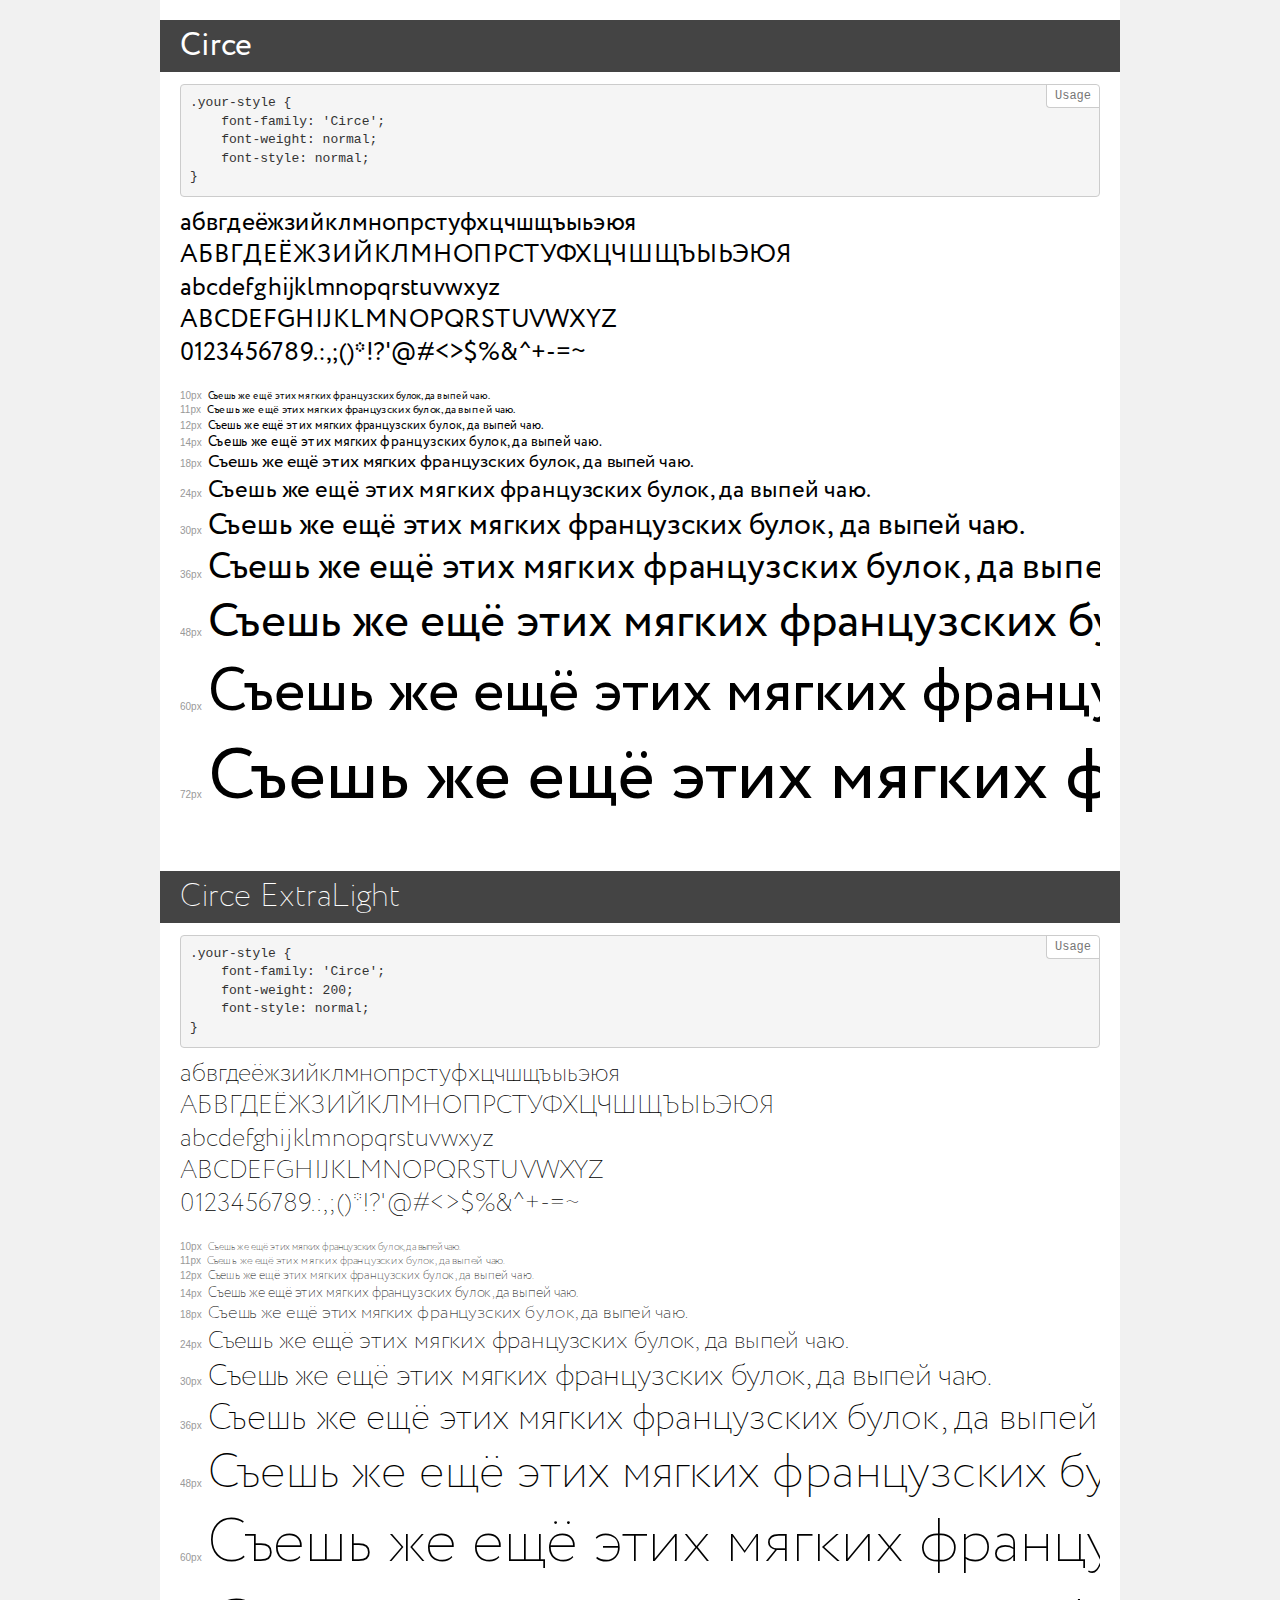
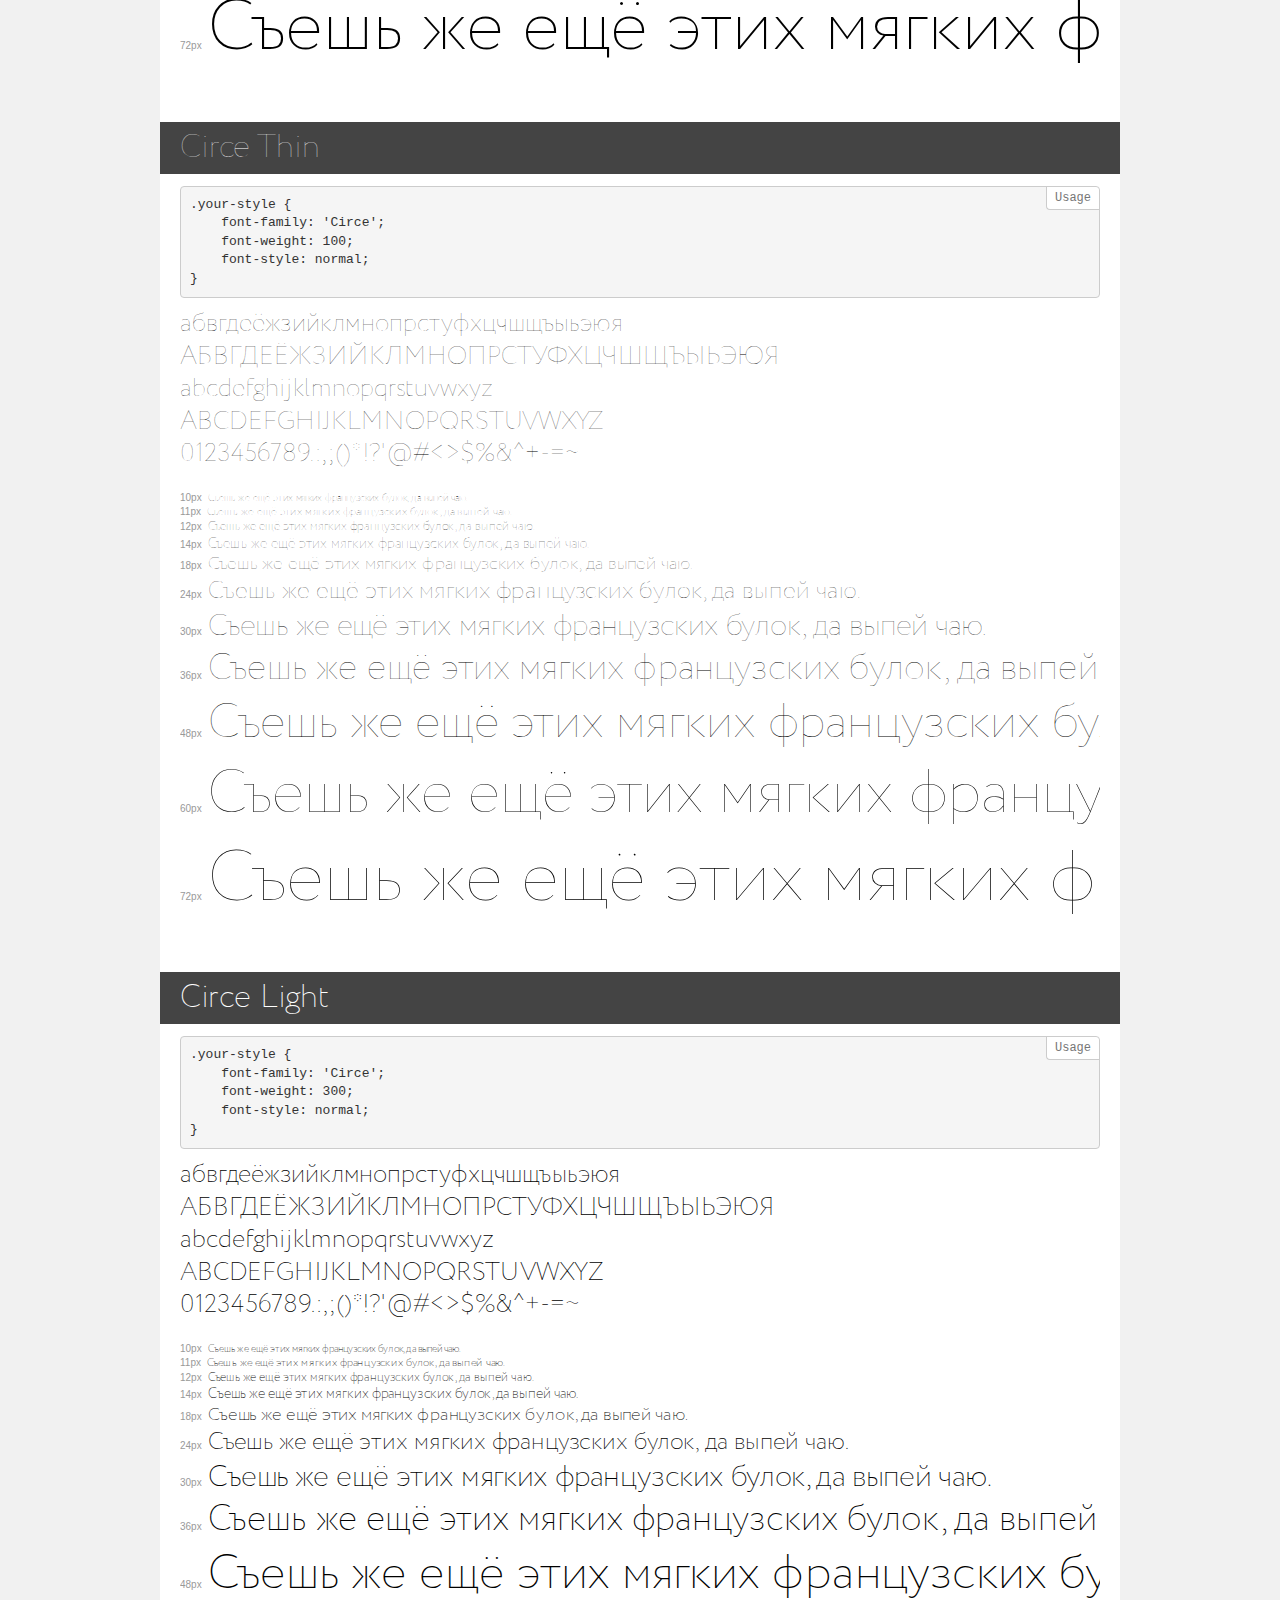
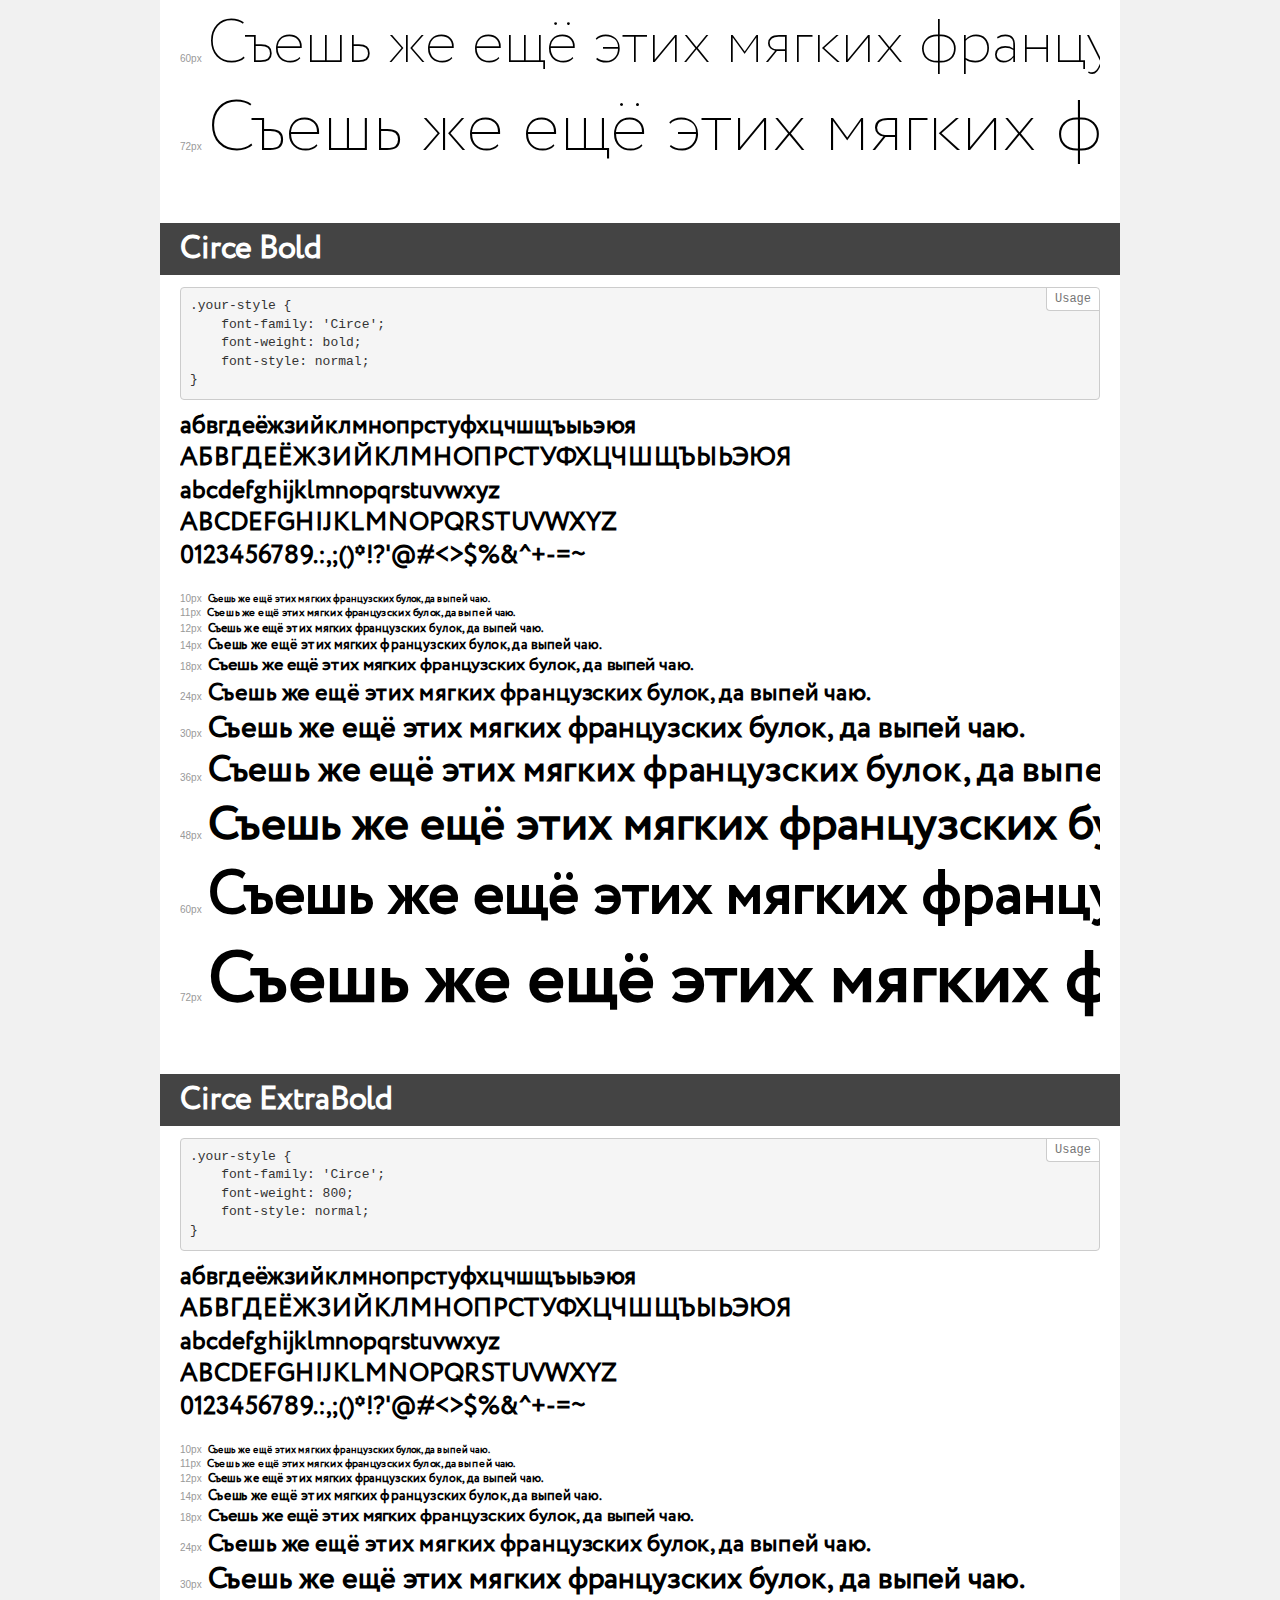
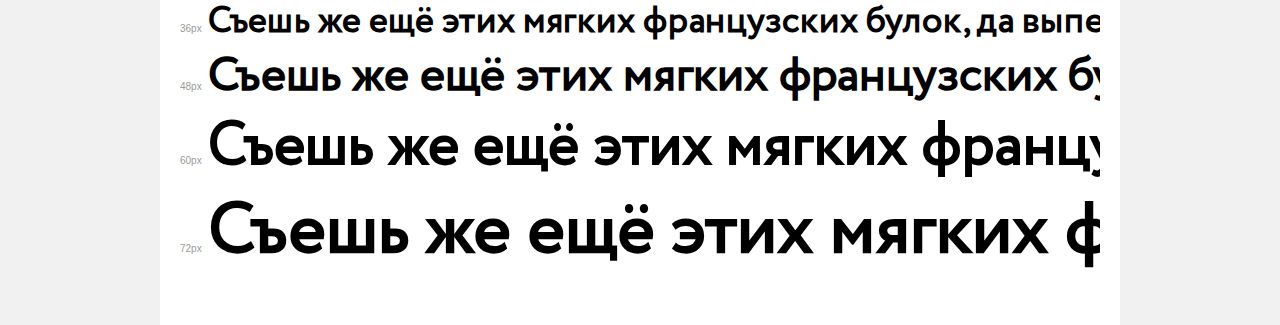
<file: fonts/Circe/demo.html>
<!DOCTYPE html>
<html>
<head>
	<meta charset="utf-8">
	<meta http-equiv="X-UA-Compatible" content="IE=edge">
	<meta name="viewport" content="width=device-width, initial-scale=1">
	<meta name="robots" content="noindex, noarchive">
	<title>Transfonter demo</title>
	<link href="stylesheet.css" rel="stylesheet">
	<style>
		/*
		http://meyerweb.com/eric/tools/css/reset/
		v2.0 | 20110126
		License: none (public domain)
		*/
		html, body, div, span, applet, object, iframe,
		h1, h2, h3, h4, h5, h6, p, blockquote, pre,
		a, abbr, acronym, address, big, cite, code,
		del, dfn, em, img, ins, kbd, q, s, samp,
		small, strike, strong, sub, sup, tt, var,
		b, u, i, center,
		dl, dt, dd, ol, ul, li,
		fieldset, form, label, legend,
		table, caption, tbody, tfoot, thead, tr, th, td,
		article, aside, canvas, details, embed,
		figure, figcaption, footer, header, hgroup,
		menu, nav, output, ruby, section, summary,
		time, mark, audio, video {
			margin: 0;
			padding: 0;
			border: 0;
			font-size: 100%;
			font: inherit;
			vertical-align: baseline;
		}
		/* HTML5 display-role reset for older browsers */
		article, aside, details, figcaption, figure,
		footer, header, hgroup, menu, nav, section {
			display: block;
		}
		body {
			line-height: 1;
		}
		ol, ul {
			list-style: none;
		}
		blockquote, q {
			quotes: none;
		}
		blockquote:before, blockquote:after,
		q:before, q:after {
			content: '';
			content: none;
		}
		table {
			border-collapse: collapse;
			border-spacing: 0;
		}
		/* common styles */
		body {
			background: #f1f1f1;
			color: #000;
		}
		.page {
			background: #fff;
			width: 920px;
			margin: 0 auto;
			padding: 20px 20px 0 20px;
			overflow: hidden;
		}
		.font-container {
			overflow-x: auto;
			overflow-y: hidden;
			margin-bottom: 40px;
			line-height: 1.3;
			white-space: nowrap;
			padding-bottom: 5px;
		}
		h1 {
			position: relative;
			background: #444;
			font-size: 32px;
			color: #fff;
			padding: 10px 20px;
			margin: 0 -20px 12px -20px;
		}
		.letters {
			font-size: 25px;
			margin-bottom: 20px;
		}
		.s10:before {
			content: '10px';
		}
		.s11:before {
			content: '11px';
		}
		.s12:before {
			content: '12px';
		}
		.s14:before {
			content: '14px';
		}
		.s18:before {
			content: '18px';
		}
		.s24:before {
			content: '24px';
		}
		.s30:before {
			content: '30px';
		}
		.s36:before {
			content: '36px';
		}
		.s48:before {
			content: '48px';
		}
		.s60:before {
			content: '60px';
		}
		.s72:before {
			content: '72px';
		}
		.s10:before, .s11:before, .s12:before, .s14:before,
		.s18:before, .s24:before, .s30:before, .s36:before,
		.s48:before, .s60:before, .s72:before {
			font-family: Arial, sans-serif;
			font-size: 10px;
			font-weight: normal;
			font-style: normal;
			color: #999;
			padding-right: 6px;
		}
		pre {
			display: block;
			position: relative;
			padding: 9px;
			margin: 0 0 10px;
			font-family: Monaco, Menlo, Consolas, "Courier New", monospace !important;
			font-size: 13px;
			line-height: 1.428571429;
			color: #333;
			font-weight: normal !important;
			font-style: normal !important;
			background-color: #f5f5f5;
			border: 1px solid #ccc;
			overflow-x: auto;
			border-radius: 4px;
		}
		pre:after {
			display: block;
			position: absolute;
			right: 0;
			top: 0;
			content: 'Usage';
			line-height: 1;
			padding: 5px 8px;
			font-size: 12px;
			color: #767676;
			background-color: #fff;
			border: 1px solid #ccc;
			border-right: none;
			border-top: none;
			border-radius: 0 4px 0 4px;
			z-index: 10;
		}
		/* responsive */
		@media (max-width: 959px) {
			.page {
				width: auto;
				margin: 0;
			}
		}
	</style>
</head>
<body>
<div class="page">
	<div class="demo" style="font-family: 'Circe'; font-weight: normal; font-style: normal;">
		<h1>Circe</h1>
		<pre>.your-style {
    font-family: 'Circe';
    font-weight: normal;
    font-style: normal;
}</pre>
		<div class="font-container">
			<p class="letters">
				абвгдеёжзийклмнопрстуфхцчшщъыьэюя <br />
				АБВГДЕЁЖЗИЙКЛМНОПРСТУФХЦЧШЩЪЫЬЭЮЯ <br />
				abcdefghijklmnopqrstuvwxyz <br />
				ABCDEFGHIJKLMNOPQRSTUVWXYZ <br />				0123456789.:,;()*!?'@#<>$%&^+-=~
			</p>
			<p class="s10" style="font-size: 10px;">Съешь же ещё этих мягких французских булок, да выпей чаю.</p>
			<p class="s11" style="font-size: 11px;">Съешь же ещё этих мягких французских булок, да выпей чаю.</p>
			<p class="s12" style="font-size: 12px;">Съешь же ещё этих мягких французских булок, да выпей чаю.</p>
			<p class="s14" style="font-size: 14px;">Съешь же ещё этих мягких французских булок, да выпей чаю.</p>
			<p class="s18" style="font-size: 18px;">Съешь же ещё этих мягких французских булок, да выпей чаю.</p>
			<p class="s24" style="font-size: 24px;">Съешь же ещё этих мягких французских булок, да выпей чаю.</p>
			<p class="s30" style="font-size: 30px;">Съешь же ещё этих мягких французских булок, да выпей чаю.</p>
			<p class="s36" style="font-size: 36px;">Съешь же ещё этих мягких французских булок, да выпей чаю.</p>
			<p class="s48" style="font-size: 48px;">Съешь же ещё этих мягких французских булок, да выпей чаю.</p>
			<p class="s60" style="font-size: 60px;">Съешь же ещё этих мягких французских булок, да выпей чаю.</p>
			<p class="s72" style="font-size: 72px;">Съешь же ещё этих мягких французских булок, да выпей чаю.</p>
		</div>
	</div>
	<div class="demo" style="font-family: 'Circe'; font-weight: 200; font-style: normal;">
		<h1>Circe ExtraLight</h1>
		<pre>.your-style {
    font-family: 'Circe';
    font-weight: 200;
    font-style: normal;
}</pre>
		<div class="font-container">
			<p class="letters">
				абвгдеёжзийклмнопрстуфхцчшщъыьэюя <br />
				АБВГДЕЁЖЗИЙКЛМНОПРСТУФХЦЧШЩЪЫЬЭЮЯ <br />
				abcdefghijklmnopqrstuvwxyz <br />
				ABCDEFGHIJKLMNOPQRSTUVWXYZ <br />				0123456789.:,;()*!?'@#<>$%&^+-=~
			</p>
			<p class="s10" style="font-size: 10px;">Съешь же ещё этих мягких французских булок, да выпей чаю.</p>
			<p class="s11" style="font-size: 11px;">Съешь же ещё этих мягких французских булок, да выпей чаю.</p>
			<p class="s12" style="font-size: 12px;">Съешь же ещё этих мягких французских булок, да выпей чаю.</p>
			<p class="s14" style="font-size: 14px;">Съешь же ещё этих мягких французских булок, да выпей чаю.</p>
			<p class="s18" style="font-size: 18px;">Съешь же ещё этих мягких французских булок, да выпей чаю.</p>
			<p class="s24" style="font-size: 24px;">Съешь же ещё этих мягких французских булок, да выпей чаю.</p>
			<p class="s30" style="font-size: 30px;">Съешь же ещё этих мягких французских булок, да выпей чаю.</p>
			<p class="s36" style="font-size: 36px;">Съешь же ещё этих мягких французских булок, да выпей чаю.</p>
			<p class="s48" style="font-size: 48px;">Съешь же ещё этих мягких французских булок, да выпей чаю.</p>
			<p class="s60" style="font-size: 60px;">Съешь же ещё этих мягких французских булок, да выпей чаю.</p>
			<p class="s72" style="font-size: 72px;">Съешь же ещё этих мягких французских булок, да выпей чаю.</p>
		</div>
	</div>
	<div class="demo" style="font-family: 'Circe'; font-weight: 100; font-style: normal;">
		<h1>Circe Thin</h1>
		<pre>.your-style {
    font-family: 'Circe';
    font-weight: 100;
    font-style: normal;
}</pre>
		<div class="font-container">
			<p class="letters">
				абвгдеёжзийклмнопрстуфхцчшщъыьэюя <br />
				АБВГДЕЁЖЗИЙКЛМНОПРСТУФХЦЧШЩЪЫЬЭЮЯ <br />
				abcdefghijklmnopqrstuvwxyz <br />
				ABCDEFGHIJKLMNOPQRSTUVWXYZ <br />				0123456789.:,;()*!?'@#<>$%&^+-=~
			</p>
			<p class="s10" style="font-size: 10px;">Съешь же ещё этих мягких французских булок, да выпей чаю.</p>
			<p class="s11" style="font-size: 11px;">Съешь же ещё этих мягких французских булок, да выпей чаю.</p>
			<p class="s12" style="font-size: 12px;">Съешь же ещё этих мягких французских булок, да выпей чаю.</p>
			<p class="s14" style="font-size: 14px;">Съешь же ещё этих мягких французских булок, да выпей чаю.</p>
			<p class="s18" style="font-size: 18px;">Съешь же ещё этих мягких французских булок, да выпей чаю.</p>
			<p class="s24" style="font-size: 24px;">Съешь же ещё этих мягких французских булок, да выпей чаю.</p>
			<p class="s30" style="font-size: 30px;">Съешь же ещё этих мягких французских булок, да выпей чаю.</p>
			<p class="s36" style="font-size: 36px;">Съешь же ещё этих мягких французских булок, да выпей чаю.</p>
			<p class="s48" style="font-size: 48px;">Съешь же ещё этих мягких французских булок, да выпей чаю.</p>
			<p class="s60" style="font-size: 60px;">Съешь же ещё этих мягких французских булок, да выпей чаю.</p>
			<p class="s72" style="font-size: 72px;">Съешь же ещё этих мягких французских булок, да выпей чаю.</p>
		</div>
	</div>
	<div class="demo" style="font-family: 'Circe'; font-weight: 300; font-style: normal;">
		<h1>Circe Light</h1>
		<pre>.your-style {
    font-family: 'Circe';
    font-weight: 300;
    font-style: normal;
}</pre>
		<div class="font-container">
			<p class="letters">
				абвгдеёжзийклмнопрстуфхцчшщъыьэюя <br />
				АБВГДЕЁЖЗИЙКЛМНОПРСТУФХЦЧШЩЪЫЬЭЮЯ <br />
				abcdefghijklmnopqrstuvwxyz <br />
				ABCDEFGHIJKLMNOPQRSTUVWXYZ <br />				0123456789.:,;()*!?'@#<>$%&^+-=~
			</p>
			<p class="s10" style="font-size: 10px;">Съешь же ещё этих мягких французских булок, да выпей чаю.</p>
			<p class="s11" style="font-size: 11px;">Съешь же ещё этих мягких французских булок, да выпей чаю.</p>
			<p class="s12" style="font-size: 12px;">Съешь же ещё этих мягких французских булок, да выпей чаю.</p>
			<p class="s14" style="font-size: 14px;">Съешь же ещё этих мягких французских булок, да выпей чаю.</p>
			<p class="s18" style="font-size: 18px;">Съешь же ещё этих мягких французских булок, да выпей чаю.</p>
			<p class="s24" style="font-size: 24px;">Съешь же ещё этих мягких французских булок, да выпей чаю.</p>
			<p class="s30" style="font-size: 30px;">Съешь же ещё этих мягких французских булок, да выпей чаю.</p>
			<p class="s36" style="font-size: 36px;">Съешь же ещё этих мягких французских булок, да выпей чаю.</p>
			<p class="s48" style="font-size: 48px;">Съешь же ещё этих мягких французских булок, да выпей чаю.</p>
			<p class="s60" style="font-size: 60px;">Съешь же ещё этих мягких французских булок, да выпей чаю.</p>
			<p class="s72" style="font-size: 72px;">Съешь же ещё этих мягких французских булок, да выпей чаю.</p>
		</div>
	</div>
	<div class="demo" style="font-family: 'Circe'; font-weight: bold; font-style: normal;">
		<h1>Circe Bold</h1>
		<pre>.your-style {
    font-family: 'Circe';
    font-weight: bold;
    font-style: normal;
}</pre>
		<div class="font-container">
			<p class="letters">
				абвгдеёжзийклмнопрстуфхцчшщъыьэюя <br />
				АБВГДЕЁЖЗИЙКЛМНОПРСТУФХЦЧШЩЪЫЬЭЮЯ <br />
				abcdefghijklmnopqrstuvwxyz <br />
				ABCDEFGHIJKLMNOPQRSTUVWXYZ <br />				0123456789.:,;()*!?'@#<>$%&^+-=~
			</p>
			<p class="s10" style="font-size: 10px;">Съешь же ещё этих мягких французских булок, да выпей чаю.</p>
			<p class="s11" style="font-size: 11px;">Съешь же ещё этих мягких французских булок, да выпей чаю.</p>
			<p class="s12" style="font-size: 12px;">Съешь же ещё этих мягких французских булок, да выпей чаю.</p>
			<p class="s14" style="font-size: 14px;">Съешь же ещё этих мягких французских булок, да выпей чаю.</p>
			<p class="s18" style="font-size: 18px;">Съешь же ещё этих мягких французских булок, да выпей чаю.</p>
			<p class="s24" style="font-size: 24px;">Съешь же ещё этих мягких французских булок, да выпей чаю.</p>
			<p class="s30" style="font-size: 30px;">Съешь же ещё этих мягких французских булок, да выпей чаю.</p>
			<p class="s36" style="font-size: 36px;">Съешь же ещё этих мягких французских булок, да выпей чаю.</p>
			<p class="s48" style="font-size: 48px;">Съешь же ещё этих мягких французских булок, да выпей чаю.</p>
			<p class="s60" style="font-size: 60px;">Съешь же ещё этих мягких французских булок, да выпей чаю.</p>
			<p class="s72" style="font-size: 72px;">Съешь же ещё этих мягких французских булок, да выпей чаю.</p>
		</div>
	</div>
	<div class="demo" style="font-family: 'Circe'; font-weight: 800; font-style: normal;">
		<h1>Circe ExtraBold</h1>
		<pre>.your-style {
    font-family: 'Circe';
    font-weight: 800;
    font-style: normal;
}</pre>
		<div class="font-container">
			<p class="letters">
				абвгдеёжзийклмнопрстуфхцчшщъыьэюя <br />
				АБВГДЕЁЖЗИЙКЛМНОПРСТУФХЦЧШЩЪЫЬЭЮЯ <br />
				abcdefghijklmnopqrstuvwxyz <br />
				ABCDEFGHIJKLMNOPQRSTUVWXYZ <br />				0123456789.:,;()*!?'@#<>$%&^+-=~
			</p>
			<p class="s10" style="font-size: 10px;">Съешь же ещё этих мягких французских булок, да выпей чаю.</p>
			<p class="s11" style="font-size: 11px;">Съешь же ещё этих мягких французских булок, да выпей чаю.</p>
			<p class="s12" style="font-size: 12px;">Съешь же ещё этих мягких французских булок, да выпей чаю.</p>
			<p class="s14" style="font-size: 14px;">Съешь же ещё этих мягких французских булок, да выпей чаю.</p>
			<p class="s18" style="font-size: 18px;">Съешь же ещё этих мягких французских булок, да выпей чаю.</p>
			<p class="s24" style="font-size: 24px;">Съешь же ещё этих мягких французских булок, да выпей чаю.</p>
			<p class="s30" style="font-size: 30px;">Съешь же ещё этих мягких французских булок, да выпей чаю.</p>
			<p class="s36" style="font-size: 36px;">Съешь же ещё этих мягких французских булок, да выпей чаю.</p>
			<p class="s48" style="font-size: 48px;">Съешь же ещё этих мягких французских булок, да выпей чаю.</p>
			<p class="s60" style="font-size: 60px;">Съешь же ещё этих мягких французских булок, да выпей чаю.</p>
			<p class="s72" style="font-size: 72px;">Съешь же ещё этих мягких французских булок, да выпей чаю.</p>
		</div>
	</div>
</div>
</body>
</html>
</file>
<file: fonts/Circe/stylesheet.css>
/* This stylesheet generated by Transfonter (https://transfonter.org) on June 26, 2017 11:20 AM */

@font-face {
	font-family: 'Circe';
	src: url('Circe-Regular.eot');
	src: local('Circe'), local('Circe-Regular'),
		url('Circe-Regular.eot?#iefix') format('embedded-opentype'),
		url('Circe-Regular.woff') format('woff'),
		url('Circe-Regular.ttf') format('truetype');
	font-weight: normal;
	font-style: normal;
}

@font-face {
	font-family: 'Circe';
	src: url('Circe-ExtraLight.eot');
	src: local('Circe ExtraLight'), local('Circe-ExtraLight'),
		url('Circe-ExtraLight.eot?#iefix') format('embedded-opentype'),
		url('Circe-ExtraLight.woff') format('woff'),
		url('Circe-ExtraLight.ttf') format('truetype');
	font-weight: 200;
	font-style: normal;
}

@font-face {
	font-family: 'Circe';
	src: url('Circe-Thin.eot');
	src: local('Circe Thin'), local('Circe-Thin'),
		url('Circe-Thin.eot?#iefix') format('embedded-opentype'),
		url('Circe-Thin.woff') format('woff'),
		url('Circe-Thin.ttf') format('truetype');
	font-weight: 100;
	font-style: normal;
}

@font-face 
	font-family: 'Circe'
	src: url('Circe-Light.eot')
	src: local('Circe Light'), local('Circe-Light'),
		url('Circe-Light.eot?#iefix') format('embedded-opentype'), url('Circe-Light.woff') format('woff'), url('Circe-Light.ttf') format('truetype')
	font-weight: 300
	font-style: normal


@font-face 
	font-family: 'Circe'
	src: url('Circe-Bold.eot')
	src: local('Circe Bold'), local('Circe-Bold'), url('Circe-Bold.eot?#iefix') format('embedded-opentype'), url('Circe-Bold.woff') format('woff'),url('Circe-Bold.ttf') format('truetype')
	font-weight: bold
	font-style: normal


@font-face {
	font-family: 'Circe';
	src: url('Circe-ExtraBold.eot');
	src: local('Circe ExtraBold'), local('Circe-ExtraBold'),
		url('Circe-ExtraBold.eot?#iefix') format('embedded-opentype'),
		url('Circe-ExtraBold.woff') format('woff'),
		url('Circe-ExtraBold.ttf') format('truetype');
	font-weight: 800;
	font-style: normal;
}
</file>
<file: css/main.min.css>
*{outline:0px solid green}html,body,div,span,applet,object,iframe,h1,h2,h3,h4,h5,h6,p,blockquote,pre,a,abbr,acronym,address,big,cite,code,del,dfn,em,img,ins,kbd,q,s,samp,small,strike,strong,sub,sup,tt,var,b,u,i,center,dl,dt,dd,ol,ul,li,fieldset,form,label,legend,table,caption,tbody,tfoot,thead,tr,th,td,article,aside,canvas,details,embed,figure,figcaption,footer,header,hgroup,menu,nav,output,ruby,section,summary,time,mark,audio,video{margin:0;padding:0;border:0;font-size:100%;font:inherit;vertical-align:baseline}article,aside,details,figcaption,figure,footer,header,hgroup,menu,nav,section{display:block}body{line-height:1}ol,ul{list-style:none}blockquote,q{quotes:none}blockquote:before,blockquote:after,q:before,q:after{content:'';content:none}table{border-collapse:collapse;border-spacing:0}.container.catalog-filters{margin-bottom:40px}.container.catalog-filters .slogan{font-size:45px;margin-bottom:42px}.container.catalog-filters .catalog-carousel .new-category{border:1px solid black;border-radius:20px;padding:10px 0px;text-align:center;text-transform:uppercase}.container.catalog-filters .catalog-carousel .owl-nav button{width:25px;height:25px;position:absolute;border:1px solid gray;border-radius:50%;top:10%}.container.catalog-filters .catalog-carousel .owl-nav button::before{content:"";display:inline-block;width:8px;height:8px;border-left:1px solid #000000;border-top:1px solid #000000;-webkit-transform:rotate(-45deg);transform:rotate(-45deg);margin-left:3px;left:1px}.container.catalog-filters .catalog-carousel .owl-nav button:first-child{left:-10%}.container.catalog-filters .catalog-carousel .owl-nav button:last-child{right:-10%}.container.catalog-filters .catalog-carousel .owl-nav button:last-child::before{-webkit-transform:rotate(135deg);transform:rotate(135deg);margin-left:0;margin-right:3px}.container.cotalog-main{margin-bottom:85px}.container.cotalog-main .cotalog-item{margin-bottom:27px}.container.cotalog-main .cotalog-item img{-webkit-box-shadow:0 5px 10px 0px rgba(0,0,0,0.3);box-shadow:0 5px 10px 0px rgba(0,0,0,0.3);margin-bottom:10px}.container.cotalog-main .cotalog-item p{font-weight:500;text-transform:uppercase;line-height:1.2rem}.container.cotalog-main .button{background-color:#ffffff;border:1px solid grey}.container.cotalog-main .button p{color:#636363;margin-top:14px}.container.inst-block{margin-bottom:50px}.container.inst-block title{font-size:20px;font-weight:bold;text-align:center;margin-bottom:44px}.container.inst-block .inst-carousel{margin-bottom:33px}.container.inst-block .inst-carousel img{margin-bottom:15px}.container.inst-block .inst-carousel p{font-weight:500;text-transform:uppercase;color:#adafb3}.container.inst-block .inst-carousel .owl-nav button{width:27px;height:27px;position:absolute;border:1px solid gray;border-radius:50%;top:40%}.container.inst-block .inst-carousel .owl-nav button::before{content:"";display:inline-block;width:8px;height:8px;border-left:1px solid #000000;border-top:1px solid #000000;-webkit-transform:rotate(-45deg);transform:rotate(-45deg);margin-left:3px;left:1px}.container.inst-block .inst-carousel .owl-nav button:first-child{left:-10%}.container.inst-block .inst-carousel .owl-nav button:last-child{right:-10%}.container.inst-block .inst-carousel .owl-nav button:last-child::before{-webkit-transform:rotate(135deg);transform:rotate(135deg);margin-left:0;margin-right:3px}.container.inst-block .button{background:#ff005d;padding-top:14px}@media (min-width: 768px){.contact-page .slogan{margin-bottom:60px}}.contact-page .container{margin-bottom:84px}@media (min-width: 768px){.contact-page .container{margin-bottom:112px}}.contact-page h1{margin-bottom:30px}.contact-page .social{margin-bottom:42px}.contact-page .contact-text{font-size:16px;color:#adafb3;margin-bottom:64px;line-height:1.7rem}.contact-page .contact-info-block{display:-webkit-box;display:-ms-flexbox;display:flex;-webkit-box-align:center;-ms-flex-align:center;align-items:center;-webkit-box-orient:vertical;-webkit-box-direction:normal;-ms-flex-flow:column;flex-flow:column}.contact-page .contact-info-block svg,.contact-page .contact-info-block i{display:block;width:45px;height:45px;border:1px solid gray;border-radius:50%;padding:10px 0 10px 1px;margin:0 5px 31px}.contact-page .contact-info-block p{text-align:center;margin:0 0 63px 0}@media (min-width: 768px){.contact-page .contact-info-block p{margin-bottom:108px}}.contact-page form{margin-bottom:64px}.contact-page form input{width:100%}.contact-page form textarea{text-align:start;border-radius:20px;width:100%;height:170px;padding:14px 15px;margin-bottom:18px}.contact-page iframe{border-radius:40px}.contact-page .google-map{height:310px}.about-us-page{text-align:center;color:#adafb3}.about-us-page .container{margin-bottom:100px}.about-us-page .bradcrumb{text-align:left}.about-us-page .slogan{margin-bottom:35px}.about-us-page .about-autor{margin-bottom:56px}.about-us-page .about-autor p{font-size:18px;line-height:25px}.about-us-page .portrait{display:inline-block;width:100px;height:100px;border-radius:50%;background-image:url(../img/reviews-face.jpg);background-position:40% 10%;position:relative;margin-bottom:15px}@media (min-width: 768px){.about-us-page .portrait{margin-bottom:35px}}.about-us-page .advantages-carousel{margin-bottom:70px}.about-us-page .advantages-carousel img{display:inline-block;text-align:center;width:151px;height:151px;margin-bottom:28px}.about-us-page .advantages-carousel h2{font-size:24px;line-height:30px;margin-bottom:56px;color:#636363}.about-us-page .advantages-carousel p{font-size:16px;line-height:27px;margin-bottom:35px}.about-us-page .advantages-carousel .button{background-color:#fff;border:1px solid #abafb3;width:200px}.about-us-page .advantages-carousel .button p{margin-top:7px;color:#adafb3}.about-us-page .jam-card{background-color:#cc9898;border-radius:40px;padding:35px 35px 355px 35px;overflow:hidden;-webkit-box-shadow:0px 7px 10px 2px #0000001f;box-shadow:0px 7px 10px 2px #0000001f}.about-us-page .jam-card p{text-align:left;color:#fff;font-size:16px;line-height:27px}.about-us-page .jam-card .jam{background:url(../img/jam.png) no-repeat;background-size:contain;position:absolute;bottom:0;right:-20%;min-width:130%;min-height:30%}@media (min-width: 374px){.about-us-page .jam-card .jam{height:41%}}@media (min-width: 425px){.about-us-page .jam-card .jam{height:51%}}@media (min-width: 768px){.about-us-page .jam-card{padding:67px}.about-us-page .jam-card .jam{top:0;bottom:0;right:-40%;min-width:80%;min-height:100%}}@font-face{font-family:'nether';src:url("../fonts/nether-new/nether.eot");src:local("Nether"),url("../fonts/nether-new/nether.woff") format("woff"),url("../fonts/nether-new/nether.ttf") format("truetype"),url("../fonts/nether-new/nether.svg") format("svg");font-weight:normal;font-style:normal}@font-face{font-family:'Circe';src:url("../fonts/Circe/Circe-Regular.eot");src:local("Circe"),local("../fonts/Circe/Circe-Regular"),url("../fonts/Circe/Circe-Regular.eot?#iefix") format("embedded-opentype"),url("../fonts/Circe/Circe-Regular.woff") format("woff"),url("../fonts/Circe/Circe-Regular.ttf") format("truetype");font-weight:normal;font-style:normal}@font-face{font-family:'Circe';src:url("../fonts/Circe/Circe-Bold.eot");src:local("Circe Bold"),local("Circe-Bold"),url("../fonts/Circe/Circe-Bold.eot?#iefix") format("embedded-opentype"),url("../fonts/Circe/Circe-Bold.woff") format("woff"),url("../fonts/Circe/Circe-Bold.ttf") format("truetype");font-weight:bold;font-style:normal}@font-face{font-family:'Circe';src:url("../fonts/Circe/Circe-Light.eot");src:local("Circe Light"),local("Circe-Light"),url("../fonts/Circe/Circe-Light.eot?#iefix") format("embedded-opentype"),url("../fonts/Circe/Circe-Light.woff") format("woff"),url("../fonts/Circe/Circe-Light.ttf") format("truetype");font-weight:300;font-style:normal}html{font-size:14px;scroll-behavior:smooth}body{font-family:"Circe", sans-serif;color:#636363;background:#fff;padding:19px 15px;font-weight:400}img{max-width:100%;height:auto}a{color:#636363}a:hover{text-decoration:none;color:#636363}a:focus,button:focus{border:0;outline:0}li a{text-transform:uppercase;font-weight:300}.hidden{overflow:hidden}.button{width:289px;height:40px;border-radius:100px;background:#4771e6;-webkit-box-sizing:border-box;box-sizing:border-box;display:block;text-align:center;text-transform:uppercase;margin:0 auto;font-weight:400}.button p{color:#fff}.title{font-size:24px;text-transform:uppercase;color:#adafb3;font-weight:bold;text-align:left;display:block;margin-bottom:30px}@media (max-width: 768px){.title{margin-bottom:50px}}.slogan{font-family:"Nether";font-size:50px;display:-webkit-box;display:-ms-flexbox;display:flex;-webkit-box-pack:center;-ms-flex-pack:center;justify-content:center;text-align:end;color:#090b0c;font-weight:500}.container{margin-bottom:50px}i,svg{color:black}.social{text-align:center}.social a{display:inline-block;text-align:center;width:45px;height:45px;border:1px solid gray;border-radius:50%;padding:10px 0 0 1px;margin:0 5px}.social a svg{font-size:21px}div[class|="contact"]{text-transform:none;font-size:16px}div[class|="contact"] p{display:inline-block;margin-left:15px}div[class|="contact"] p,div[class|="contact"] svg,div[class|="contact"] i{display:inline-block}.bradcrumb{margin-bottom:32px;color:#adafb3}.bradcrumb .breadcrumb-item{display:inline-block;text-transform:uppercase}.bradcrumb .breadcrumb-item a{text-decoration:underline}form input,form textarea{margin-bottom:18px;border-radius:20px;border:1px solid gray;height:40px;padding-left:19px;opacity:0.6}form input[type="submit"]{background:#ff005d;color:#fff;text-transform:uppercase;opacity:1;margin-bottom:0;padding:0}.owl-carousel .owl-dots{margin-top:17px;text-align:center}.owl-carousel .owl-dots button{width:10px;height:10px;border-radius:50%;background-color:#adafb3;margin-right:7px}.owl-carousel .owl-dots .active{background-color:#636363}.show+.shadow{position:absolute;width:100%;height:100%;background:#000000ad;z-index:49;left:0;top:0}.navbar{display:block;-webkit-transition:all 0s ease;transition:all 0s ease;position:absolute;background:white;top:0;right:0;text-align:center;padding:100px 40px 50px;z-index:50;border-radius:0 0 0 10px;overflow:scroll;height:100vh}.navbar ul{margin-bottom:115px;font-size:18px}.navbar ul li{margin-bottom:35px}.navbar .contact-top{margin-bottom:55px}.navbar .contact-top div{padding-bottom:20px}header .logo{margin-right:15px}header .nav-right-block{margin-top:20px;text-transform:uppercase;display:-webkit-box;display:-ms-flexbox;display:flex;-webkit-box-align:center;-ms-flex-align:center;align-items:center}header .nav-right-block a{padding:0 5px}header .nav-right-block a:first-child{border-right:1px solid gray}header .nav-right-block .disabled{color:#adafb3;pointer-events:none;cursor:default}header .nav-right-block button{position:relative;z-index:100;display:inline-block;width:27px;height:23px;margin-left:35px;padding:0;font-size:30px;bottom:3px}header .nav-right-block button .open-burger{display:block}header .nav-right-block button .close-burger{width:21px;display:none}header .nav-right-block .basket{width:30px;margin-left:20px}header .nav-right-block .basket svg{font-size:20px;margin-bottom:5px}header .navbar-top{margin-top:25px}header .navbar-top li{display:inline-block;margin:0 15px}.wrapper .baner-carousel.mobile-block{color:#fff;text-transform:uppercase;font-weight:bold}.wrapper .baner-carousel.mobile-block .first-carousel{position:relative}.wrapper .baner-carousel.mobile-block .first-carousel div[class|="baner"]{margin-top:44px;position:relative;text-transform:uppercase;font-weight:bold}.wrapper .baner-carousel.mobile-block .first-carousel div[class|="baner"] .hidden{display:block;height:233px;margin-bottom:19px}.wrapper .baner-carousel.mobile-block .first-carousel div[class|="baner"] .hidden p{position:absolute;left:20px;top:40px;font-size:20px}.wrapper .baner-carousel.mobile-block .first-carousel div[class|="baner"] .button{display:block;margin:0 auto}.wrapper .baner-carousel.mobile-block .first-carousel div[class|="baner"] .button p{padding-top:14px;font-size:16px}.baner-first::before,.tablet-baner-one::before{content:"";background-image:url(../img/new.png);background-size:contain;position:absolute;left:10px;top:-35px;width:69px;height:69px}.wrapper .tablet-baner{text-transform:uppercase;color:#fff;font-weight:bold}.wrapper .tablet-baner div[class|="tablet-baner"]{background-size:100% 100%;height:320px}@media (min-width: 992px){.wrapper .tablet-baner div[class|="tablet-baner"]{height:470px}}.wrapper .tablet-baner .tablet-baner-one{background:url(../img/poster-1.png)}.wrapper .tablet-baner .tablet-baner-two{background:url(../img/poster-2.png)}.wrapper .tablet-baner div[class|="tablet-baner"] p{position:absolute}.wrapper .tablet-baner div[class|="tablet-baner"] .button{position:absolute;bottom:20px;left:0;right:0;width:200px;height:40px}.wrapper .tablet-baner div[class|="tablet-baner"] .button p{position:static;margin:15px 0}.wrapper .tablet-baner .tablet-baner-one p{left:10px;top:30px}.wrapper .tablet-baner .tablet-baner-two p{right:32px;bottom:123px}.baner{margin-bottom:50px}.print-block{text-align:center;position:relative}.print-block img{margin-bottom:19pxs}.print-block p{font-size:16px;color:#adafb3;margin-bottom:28px;text-align:left}.print-block .button{background:#ff005d;color:#fff;padding:14px}@media (max-width: 798){.print-block .button{margin:0 15px}}.print-block .button p{color:#fff;text-align:center}.catalog-block .slogan{text-align:center;font-size:30px;margin-bottom:35px}.catalog-block .catalog-card{position:relative;padding:0 61px;font-weight:500;text-transform:uppercase;color:#636363}.catalog-block .catalog-card img{margin-bottom:18px;-webkit-box-shadow:0 4px 11px 0 gray;box-shadow:0 4px 11px 0 gray}.catalog-block .catalog-card p{line-height:1.5rem}.catalog-block .catalog-card:before{content:"";background-size:contain;position:absolute;left:30px;top:0;width:69px;height:69px}.catalog-block .button p{margin-top:14px}.catalog-block .catalog-card.card-1:before{background-image:url(../img/top.png)}.catalog-block .catalog-card.card-2:before{background-image:none}.catalog-block .second-carousel{margin-bottom:26px}.catalog-block .second-carousel .owl-nav button{width:28px;height:28px;position:absolute;border-radius:50%;background:#ebebeb}.catalog-block .second-carousel .owl-nav button::before{content:"";position:absolute;display:inline-block;width:10px;height:10px;border-left:3px solid #888888;border-bottom:3px solid #888888;-webkit-transform:rotate(45deg);transform:rotate(45deg);left:10px;top:10px}.catalog-block .second-carousel .owl-nav .owl-prev{left:15px;top:40%}.catalog-block .second-carousel .owl-nav .owl-prev::before{-webkit-transform:rotate(45deg);transform:rotate(45deg)}.catalog-block .second-carousel .owl-nav .owl-next{right:15px;top:40%}.catalog-block .second-carousel .owl-nav .owl-next::before{-webkit-transform:rotate(225deg);transform:rotate(225deg)}.tablet-cotalog{padding:0}.tablet-cotalog img{-webkit-box-shadow:0 0 0 0 #ffffff;box-shadow:0 0 0 0 #ffffff}.tablet-cotalog:before{left:10px;top:-30px}.business-card-block img{margin-bottom:32px}.business-card-block p{margin-bottom:33px;color:#adafb3}.business-card-block .button{padding-top:14px;background-color:#ff005d}@media (min-width: 768px){.business-card-block .button{width:200px;margin:0 15px}}.business-card-block .button p{color:#fff}.form-block .title{font-size:18px}.form-block img{margin-bottom:32px}.reviews-block .title{text-align:center}.reviews-block .portrait{display:inline-block;width:65px;height:65px;border-radius:50%;background-image:url(../img/reviews-face.jpg);background-position:40% 10%;position:relative;margin-bottom:15px}.reviews-block .portrait:after{content:"";position:absolute;right:0;bottom:0;width:17px;height:17px;background-image:url(../img/twitter-color.png)}.reviews-block .reviews-data{display:inline-block;text-align:left;line-height:1.4rem;font-size:16px;font-weight:400;margin-bottom:20px}.reviews-block .reviews-data time{font-size:14px;font-weight:300}.reviews-block .review{margin:10px 10px;padding:40px;border-radius:40px 40px;-webkit-box-shadow:0 0 20px 0 rgba(0,0,0,0.07);box-shadow:0 0 20px 0 rgba(0,0,0,0.07);min-height:200px;display:-webkit-box;display:-ms-flexbox;display:flex;-webkit-box-orient:vertical;-webkit-box-direction:normal;-ms-flex-flow:column;flex-flow:column;-webkit-box-pack:justify;-ms-flex-pack:justify;justify-content:space-between}.reviews-block .review p{margin-bottom:25px}.reviews-block .review .stars{display:inline-block;width:100%;height:20px;background-image:url(../img/5-stars.png);background-position-x:50%;background-repeat:no-repeat}.reviews-block .third-carousel .owl-nav button{width:27px;height:27px;position:absolute;border:1px solid gray;border-radius:50%;top:40%}.reviews-block .third-carousel .owl-nav button::before{content:"";display:inline-block;width:8px;height:8px;border-left:1px solid #000000;border-top:1px solid #000000;-webkit-transform:rotate(-45deg);transform:rotate(-45deg);margin-left:3px;left:1px}.reviews-block .third-carousel .owl-nav button:first-child{left:-10%}.reviews-block .third-carousel .owl-nav button:last-child{right:-10%}.reviews-block .third-carousel .owl-nav button:last-child::before{-webkit-transform:rotate(135deg);transform:rotate(135deg);margin-left:0;margin-right:3px}footer .container{margin-bottom:0}footer .slogan{text-transform:none;font-size:30px;margin-bottom:30px}footer .links-block{text-transform:uppercase;text-align:center}footer .links-block a,footer .links-block p{display:block;margin-bottom:25px}footer .links-block p{color:#adafb3}footer .links-block .help{margin-bottom:20px}footer .links-block .contact-bottom{margin-bottom:25px}footer .links-block .contact-bottom p{display:inline-block;margin-bottom:21px}footer .links-block .social a{display:inline-block}@media (min-width: 767.98px){.container{margin-bottom:150px}header{margin-bottom:40px}header .container{margin-bottom:45px}.wrapper .slogan p{margin:46px 0}.wrapper .tablet-baner div[class|="tablet-baner"]::before{top:-25px}.wrapper .tablet-baner .tablet-baner-one::before{width:50px;height:50px}.wrapper .tablet-baner .tablet-baner-two{text-align:end}.wrapper .tablet-baner .tablet-baner-two ::before{width:45px;height:45px}.wrapper .print-block{text-align:left}.wrapper .print-block .button{width:200px}.wrapper .catalog-block .catalog-way{padding-top:4rem}.wrapper .catalog-block .catalog-way .slogan{padding-bottom:2rem}.wrapper .catalog-block .catalog-way .button{width:200px}.wrapper .catalog-block .catalog-way .button p{padding-top:14px}.wrapper .catalog-block .catalog-card{text-align:center;padding:0}.wrapper .catalog-block .catalog-card img{margin-bottom:16px}.wrapper .catalog-block .catalog-card p{line-height:1.5rem;text-align:left}footer .links-block p,footer .links-block a{margin-bottom:21px}footer .slogan{font-size:3.5rem;margin-bottom:3rem}footer .menu{text-align:left}footer .contact-bottom{text-align:left;font-size:13px}footer .contact-bottom.right{text-align:right}footer .tablet{text-transform:uppercase;color:#adafb3;display:-webkit-box;display:-ms-flexbox;display:flex;-webkit-box-align:end;-ms-flex-align:end;align-items:flex-end}}@media (min-width: 991.98px){header{margin-bottom:45px}.wrapper .slogan p{font-size:55px}.wrapper .tablet-baner{font-size:24px}.wrapper .tablet-baner div[class|="tablet-baner"]::before{top:-25px}.wrapper .tablet-baner div[class|="tablet-baner"] .button p{margin:14px 0;font-size:16px}.wrapper .tablet-baner .tablet-baner-one p{left:10px;top:40px}.wrapper .tablet-baner .tablet-baner-two p{right:45px;bottom:165px}.wrapper .tablet-baner .tablet-baner-one::before{width:69px;height:69px}.wrapper .tablet-baner .tablet-baner-two::before{width:64px;height:64px}.wrapper .print-block .content{margin:4rem 0 0}.wrapper .print-block .button{position:absolute;left:3rem;bottom:1rem}.wrapper .catalog-block .catalog-way{padding-top:7rem}.wrapper .catalog-block .catalog-way .slogan{font-size:54px}.wrapper .form-block .title{font-size:24px}footer .slogan{font-size:3.5rem}footer .contact-bottom{font-size:16px}}@media (min-width: 1199.98px){.wrapper .tablet-baner .tablet-baner-one p{left:10px;top:45px}.wrapper .tablet-baner .tablet-baner-two p{right:55px;bottom:200px}.wrapper .print-block .content{margin:5rem 0 0}}
</file>
